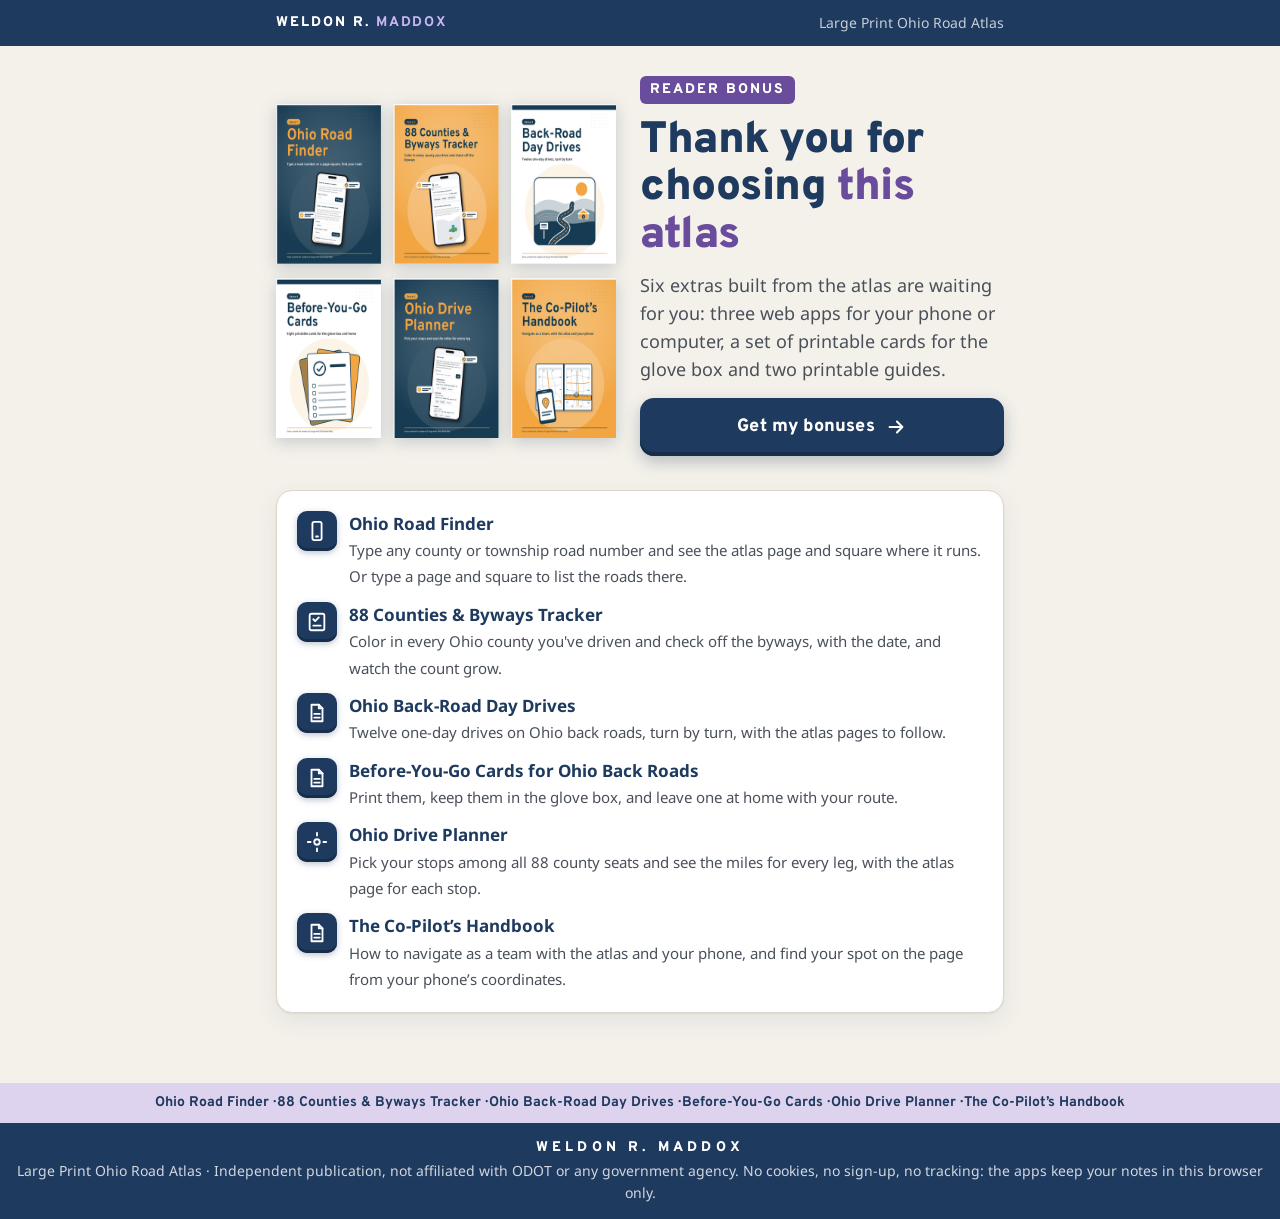
<file: index.html>
<!doctype html><html lang="en"><head><meta charset="utf-8"><meta name="viewport" content="width=device-width,initial-scale=1">
<title>Large Print Ohio Road Atlas · Bonus materials</title><meta name="description" content="Bonus materials for the book Large Print Ohio Road Atlas by Weldon R. Maddox.">
<meta property="og:title" content="Large Print Ohio Road Atlas: bonus materials"><meta property="og:url" content="https://weldonmaddox.github.io/ohio/"><meta property="og:image" content="https://weldonmaddox.github.io/ohio/img/bonus-extras.png">
<link rel="icon" href="data:image/svg+xml,%3Csvg xmlns='http://www.w3.org/2000/svg' viewBox='0 0 32 32'%3E%3Cpath d='M16 2l12 7v14l-12 7-12-7V9z' fill='%236A4C9C'/%3E%3C/svg%3E">
<link rel="stylesheet" href="style.css"></head><body>
<div class="topbar"><div class="in"><span class="brand">Weldon R. <b>Maddox</b></span><span class="book">Large Print Ohio Road Atlas</span></div></div>
<main>
<section class="hero">
<img class="cover stack" src="img/bonus-extras.png" width="400" height="334" alt="The six bonus extras for readers of the atlas">
<div>
<span class="kick">Reader bonus</span>
<h1>Thank you for choosing <em>this atlas</em></h1>
<p class="lead">Six extras built from the atlas are waiting for you: three web apps for your phone or computer, a set of printable cards for the glove box and two printable guides.</p>
<a class="btn" href="review.html">Get my bonuses <svg viewBox="0 0 24 24"><path d="M5 12h14M13 6l6 6-6 6"/></svg></a>
</div>
</section>
<div class="panel">
<ul class="list">
<li><span class="ico"><svg viewBox="0 0 24 24"><rect x="7" y="2" width="10" height="20" rx="2"/><path d="M11 18h2"/></svg></span><div><b>Ohio Road Finder</b><span>Type any county or township road number and see the atlas page and square where it runs. Or type a page and square to list the roads there.</span></div></li>
<li><span class="ico"><svg viewBox="0 0 24 24"><rect x="4" y="3" width="16" height="18" rx="2"/><path d="M8 9l2 2 4-4M8 16h8"/></svg></span><div><b>88 Counties &amp; Byways Tracker</b><span>Color in every Ohio county you&#x27;ve driven and check off the byways, with the date, and watch the count grow.</span></div></li>
<li><span class="ico"><svg viewBox="0 0 24 24"><path d="M14 3H6v18h12V7z"/><path d="M14 3v4h4M9 13h6M9 17h6"/></svg></span><div><b>Ohio Back-Road Day Drives</b><span>Twelve one-day drives on Ohio back roads, turn by turn, with the atlas pages to follow.</span></div></li>
<li><span class="ico"><svg viewBox="0 0 24 24"><path d="M14 3H6v18h12V7z"/><path d="M14 3v4h4M9 13h6M9 17h6"/></svg></span><div><b>Before-You-Go Cards for Ohio Back Roads</b><span>Print them, keep them in the glove box, and leave one at home with your route.</span></div></li>
<li><span class="ico"><svg viewBox="0 0 24 24"><circle cx="12" cy="12" r="3"/><path d="M12 2v3M12 19v3M2 12h3M19 12h3"/></svg></span><div><b>Ohio Drive Planner</b><span>Pick your stops among all 88 county seats and see the miles for every leg, with the atlas page for each stop.</span></div></li>
<li><span class="ico"><svg viewBox="0 0 24 24"><path d="M14 3H6v18h12V7z"/><path d="M14 3v4h4M9 13h6M9 17h6"/></svg></span><div><b>The Co-Pilot’s Handbook</b><span>How to navigate as a team with the atlas and your phone, and find your spot on the page from your phone’s coordinates.</span></div></li>
</ul>
</div>
</main>
<div class="strip">Ohio Road Finder · 88 Counties &amp; Byways Tracker · Ohio Back-Road Day Drives · Before-You-Go Cards · Ohio Drive Planner · The Co-Pilot’s Handbook</div>
<footer><span class="who">WELDON R. MADDOX</span>Large Print Ohio Road Atlas · Independent publication, not affiliated with ODOT or any government agency. No cookies, no sign-up, no tracking: the apps keep your notes in this browser only.</footer>
</body></html>
</file>
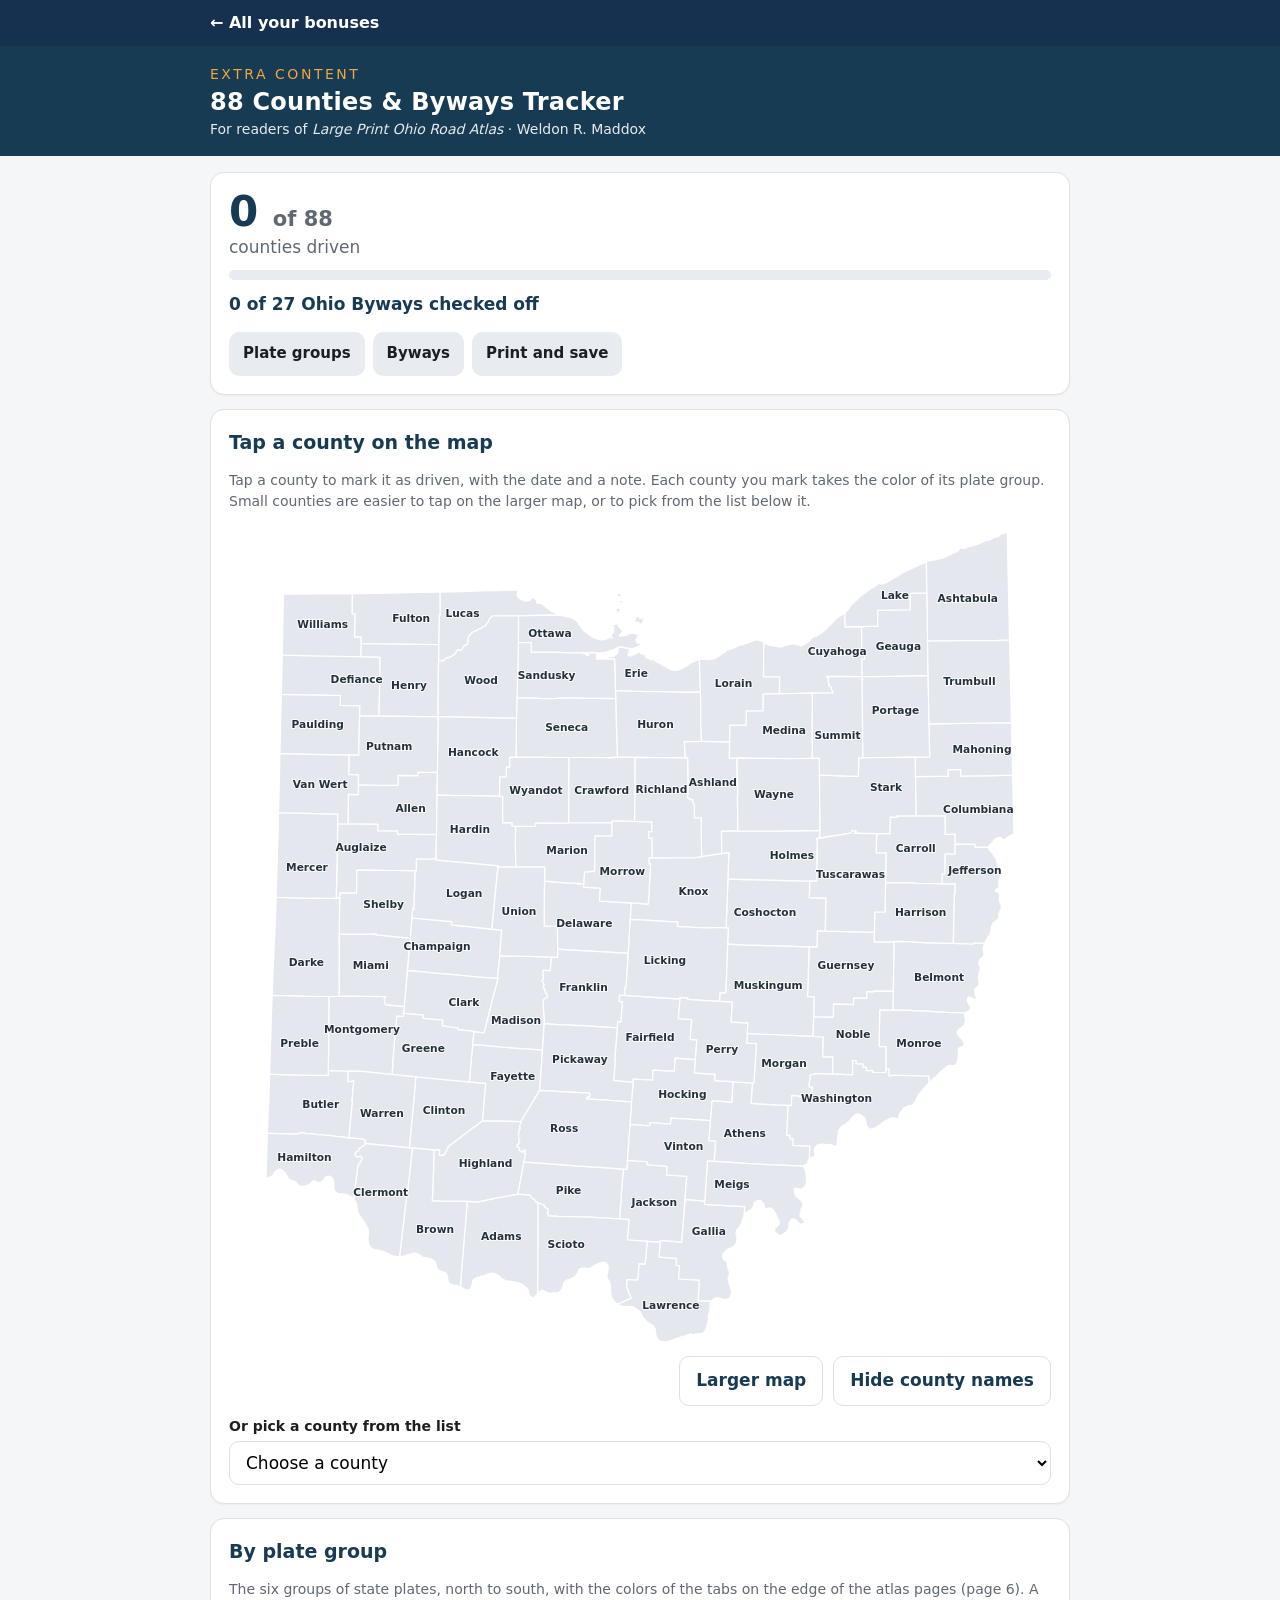
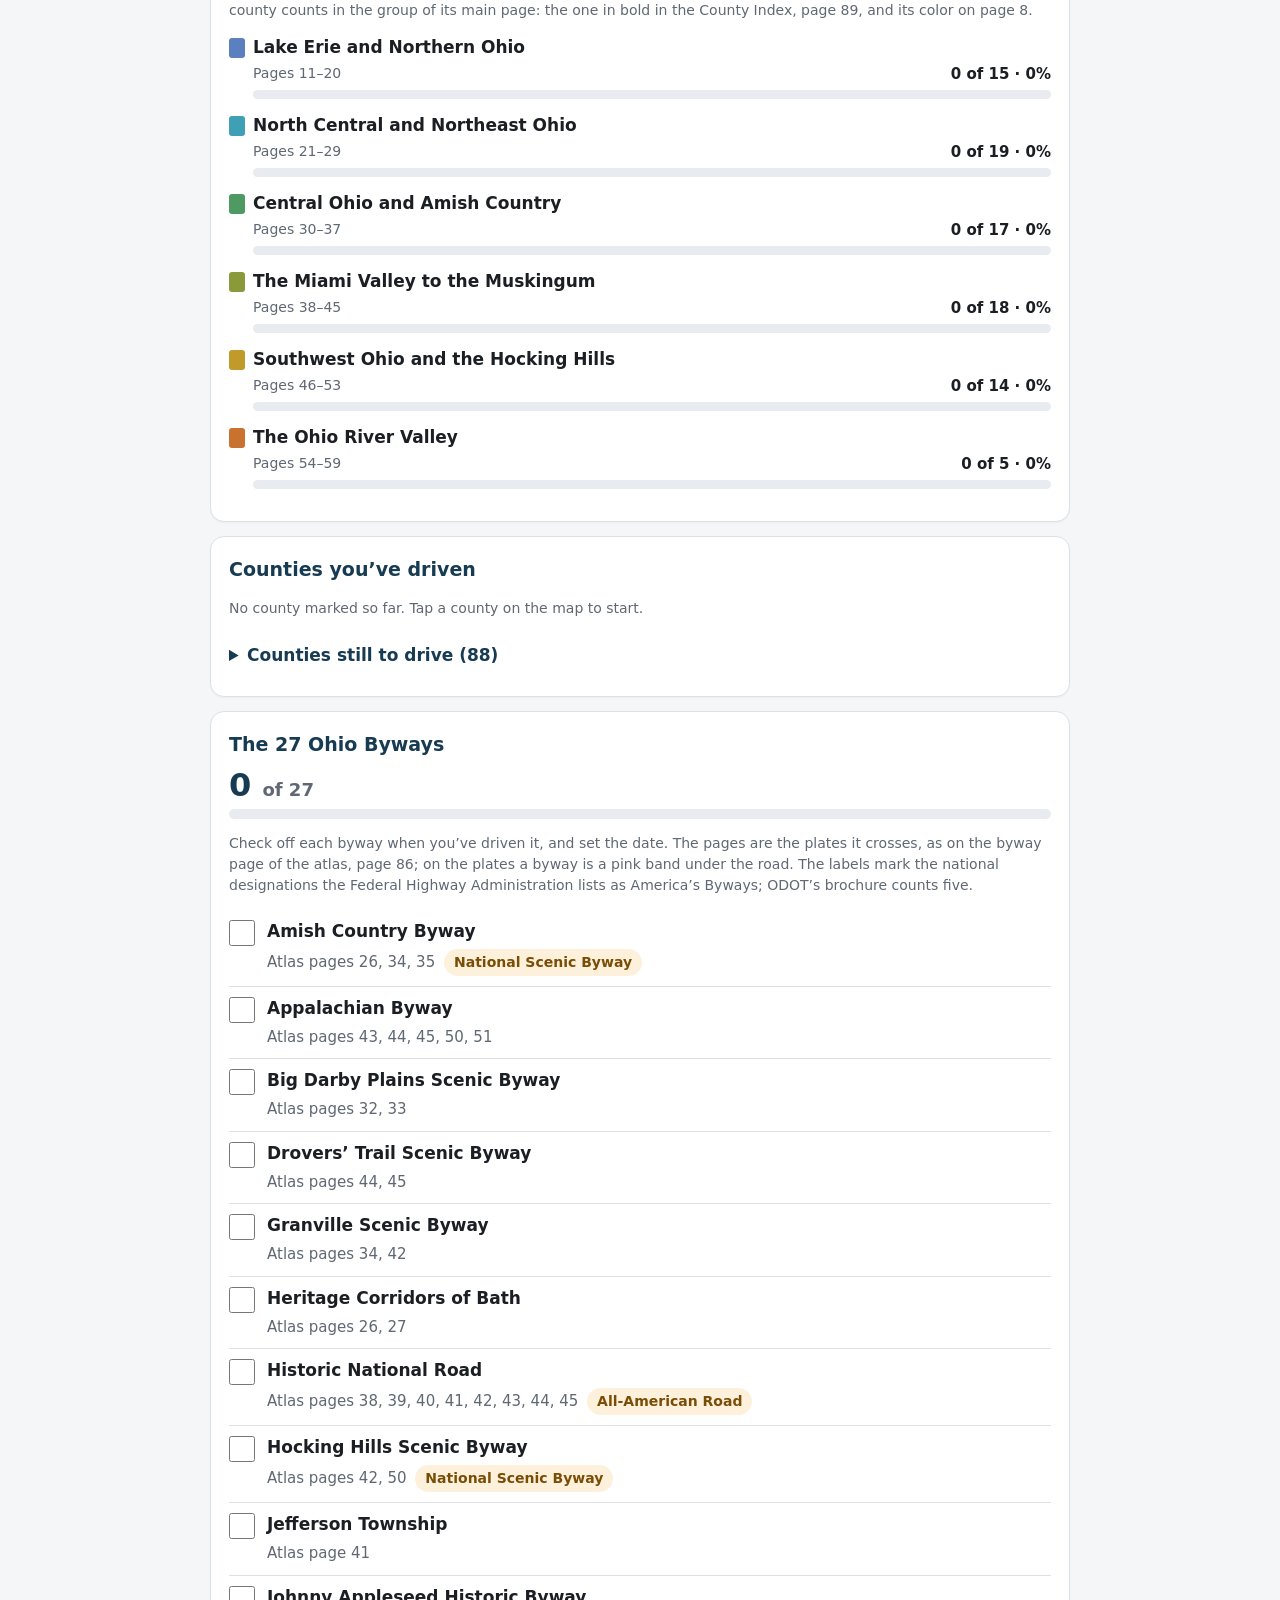
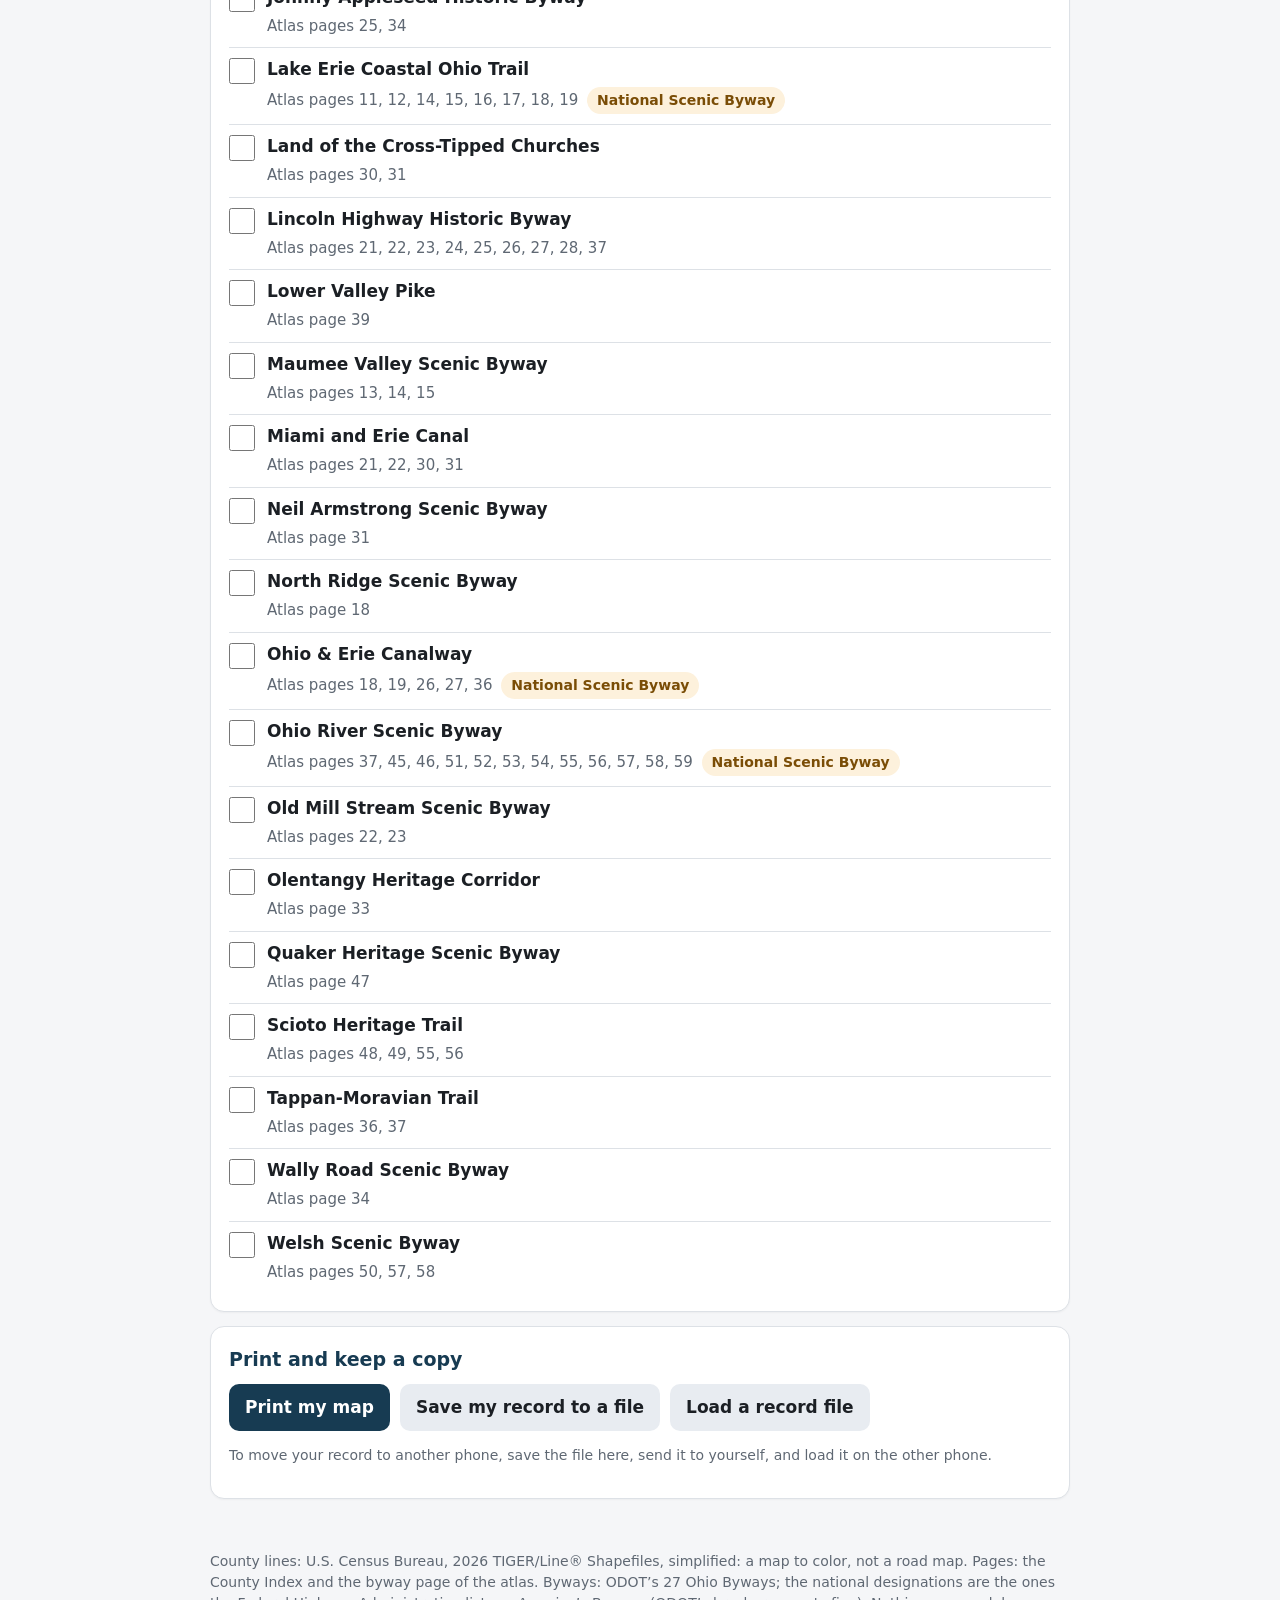
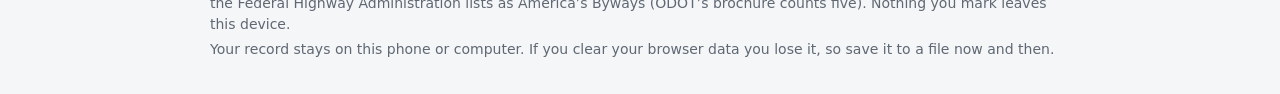
<file: 88-counties-byways-tracker.html>
<!doctype html>
<html lang="en"><head><meta charset="utf-8"><meta name="viewport" content="width=device-width, initial-scale=1">
<title>88 Counties &amp; Byways Tracker · Large Print Ohio Road Atlas</title>
<style>
:root { --acc: #1f3a5f; --sec: #e9b949; --ok: #1e7d4f; --ko: #b3261e; --bg: #f5f6f8; --card: #ffffff;
  --ink: #1b1f24; --muted: #5f6873; --line: #dde1e6; --r: 14px; }
* { box-sizing: border-box; }
html, body { margin: 0; padding: 0; }
body { background: var(--bg); color: var(--ink); font: 16px/1.5 system-ui, -apple-system, "Segoe UI", Roboto, Arial, sans-serif;
  -webkit-text-size-adjust: 100%; }
header.app { background: var(--acc); color: #fff; padding: 18px 16px 16px; }
header.app .in, main .in, footer.app .in { max-width: 860px; margin: 0 auto; }
header.app .et { font-size: 12px; letter-spacing: .18em; text-transform: uppercase; color: var(--sec); }
header.app h1 { margin: 4px 0 2px; font-size: 24px; line-height: 1.15; }
header.app .sub { opacity: .9; font-size: 14px; }
main { padding: 16px; }
.card { background: var(--card); border: 1px solid var(--line); border-radius: var(--r); padding: 18px; margin: 0 0 14px;
  box-shadow: 0 1px 2px rgba(0,0,0,.04); }
h2 { font-size: 19px; margin: 0 0 10px; color: var(--acc); }
h3 { font-size: 16px; margin: 14px 0 6px; }
.muted { color: var(--muted); font-size: 14px; }
.row { display: flex; gap: 10px; flex-wrap: wrap; align-items: center; }
.grow { flex: 1 1 auto; }
button, .btn { font: inherit; border: 0; border-radius: 10px; padding: 11px 16px; cursor: pointer; background: var(--acc);
  color: #fff; font-weight: 600; min-height: 44px; }
button.sec, .btn.sec { background: #e8ecf1; color: var(--ink); }
button.ghost { background: transparent; color: var(--acc); border: 1px solid var(--line); }
button:disabled { opacity: .45; cursor: not-allowed; }
button:focus-visible, input:focus-visible, select:focus-visible { outline: 3px solid var(--sec); outline-offset: 2px; }
input[type=text], input[type=number], input[type=date], select, textarea { font: inherit; padding: 10px 12px;
  border: 1px solid var(--line); border-radius: 10px; background: #fff; min-height: 44px; width: 100%; }
label.lab { display: block; font-weight: 600; margin: 10px 0 4px; font-size: 14px; }
.pill { display: inline-block; padding: 3px 10px; border-radius: 999px; background: #eef2f7; color: var(--acc);
  font-size: 12px; font-weight: 600; }
.bar { height: 10px; background: #e8ecf1; border-radius: 999px; overflow: hidden; }
.bar > span { display: block; height: 100%; background: var(--ok); width: 0; transition: width .3s; }
.ok { color: var(--ok); } .ko { color: var(--ko); }
table.t { width: 100%; border-collapse: collapse; font-size: 14px; }
table.t th { text-align: left; background: #eef2f7; padding: 8px; }
table.t td { padding: 8px; border-bottom: 1px solid var(--line); vertical-align: top; }
footer.app { padding: 18px 16px 30px; color: var(--muted); font-size: 12px; }
footer.app p { margin: 4px 0; }
.nascosto { display: none !important; }
.modale { position: fixed; inset: 0; background: rgba(10,15,25,.55); display: flex; align-items: center;
  justify-content: center; padding: 16px; z-index: 50; }
.modale .card { max-width: 440px; width: 100%; }
#porta { min-height: 60vh; display: flex; align-items: center; justify-content: center; }
#porta .card { max-width: 420px; width: 100%; }
@media (max-width: 520px) { header.app h1 { font-size: 21px; } main { padding: 12px; } .card { padding: 14px; } }
@media print { header.app, footer.app, button { display: none !important; } body { background: #fff; } .card { border: 0; box-shadow: none; } }

header.app h1 { font-family: "Overpass", system-ui, sans-serif; letter-spacing: .01em; }
body { font-size: 17px; }
.numero { font-size: 42px; font-weight: 800; line-height: 1; color: var(--acc); }
.numero .di { font-size: 21px; font-weight: 600; color: var(--muted); }
.numero.piccolo { font-size: 32px; margin: 2px 0 8px; }
.numero.piccolo .di { font-size: 18px; }
.conto-testo { font-size: 17px; color: var(--muted); margin: 2px 0 10px; }
.conto-byways { margin: 12px 0 0; font-weight: 600; color: var(--acc); }
.salti { display: flex; flex-wrap: wrap; gap: 8px; margin-top: 14px; }
.salti a.btn { text-decoration: none; display: inline-flex; align-items: center; padding: 9px 14px; font-size: 15px; }
#mappa_box { width: 100%; max-width: 760px; margin: 6px auto 4px; }
#mappa_box.grande { max-width: none; height: 72vh; overflow: auto; border: 1px solid var(--line); border-radius: 10px;
  -webkit-overflow-scrolling: touch; overscroll-behavior: contain; }
#mappa_box.grande #mappa { width: 240%; max-width: 1500px; }
#mappa { width: 100%; height: auto; display: block; touch-action: manipulation; }
#mappa path.contea:focus { outline: none; stroke: #111; stroke-width: 3.2; }
#mappa_esito { margin: 8px 0 0; font-weight: 600; color: var(--ok); }
#mappa path.contea { fill: #e4e8ee; stroke: #ffffff; stroke-width: 1.6; stroke-linejoin: round; cursor: pointer; }
#mappa path.contea:hover { fill: #cfd6df; }
#mappa path.contea.fatta:hover { filter: brightness(1.08); }
#mappa path.contea.scelta { stroke: #111; stroke-width: 3.2; }
#mappa text.nome { display: none; font: 600 14px system-ui, -apple-system, "Segoe UI", Roboto, Arial, sans-serif; fill: #24303c;
  text-anchor: middle; dominant-baseline: central; pointer-events: none; paint-order: stroke; stroke: rgba(255,255,255,.85);
  stroke-width: 2.6px; stroke-linejoin: round; }
#mappa.con-nomi text.nome { display: inline; }
.mappa-sotto { justify-content: flex-end; margin-top: 8px; }
.conto-salva { margin: 10px 0 0; font-size: 15px; color: var(--muted); }
.conto-salva a { color: var(--acc); font-weight: 700; }
.data-mancante { color: var(--muted); font-style: italic; }
#elenco td:nth-child(2) { white-space: nowrap; }
.mancano { margin-top: 14px; }
.mancano summary { cursor: pointer; font-weight: 600; color: var(--acc); padding: 10px 0; }
.mancano #mancano_lista { list-style: none; padding: 0; margin: 6px 0 0; }
.mancano .mancano-gruppo { margin: 10px 0 4px; }
.mancano .mancano-gruppo .tab { width: 12px; height: 15px; border-radius: 2px; display: inline-block; margin-right: 8px; vertical-align: -2px; }
.mancano .mancano-gruppo ul { columns: 2; column-gap: 24px; padding-left: 20px; margin: 4px 0 0; font-size: 15px; }
.mancano .mancano-gruppo ul li { break-inside: avoid; margin: 0 0 4px; }
.mancano a { color: var(--acc); font-weight: 600; }
.by-leggi { margin-left: 10px; font-size: 15px; color: var(--ok); font-weight: 600; }
.stampa-legenda { display: none; }
.scheda-pagine { font-size: 18px; font-weight: 600; margin: 6px 0 2px; }
.pill.si { background: #e3f2ea; color: var(--ok); }
.gruppo { margin: 12px 0 14px; }
.gruppo .gr-testa { display: flex; gap: 8px; align-items: center; }
.gruppo .gr-sotto { display: flex; justify-content: space-between; gap: 8px; margin: 2px 0 0 24px; font-size: 15px; }
.gruppo .tab { width: 16px; height: 20px; border-radius: 3px; display: inline-block; flex: 0 0 auto; }
.gruppo .gr-n { font-size: 15px; font-weight: 700; white-space: nowrap; }
.gruppo .bar { margin: 5px 0 0 24px; height: 9px; }
.byway { border-top: 1px solid var(--line); padding: 10px 0 10px; }
.byway:first-child { border-top: 0; }
.byway .by-testa { display: flex; gap: 12px; align-items: flex-start; cursor: pointer; font-weight: 600; font-size: 17px; line-height: 1.35; }
.byway .by-testa input { width: 26px; height: 26px; margin: 0; flex: 0 0 auto; accent-color: var(--ok); cursor: pointer; }
.byway .by-sotto { margin: 3px 0 0 38px; font-size: 15px; color: var(--muted); }
.byway .pill.naz { background: #fdf1dc; color: #7a4d06; margin-left: 4px; }
.byway .by-data { margin: 4px 0 0 38px; }
.byway .by-data .riga-data { display: flex; align-items: center; flex-wrap: wrap; gap: 4px; }
.byway .by-data input { max-width: 220px; }
.byway .by-data .lab { margin-top: 6px; }
.byway.fatta .by-nome { color: var(--ok); }
#byways_barra { background: var(--ok); }
label.btn { display: inline-flex; align-items: center; }
.solo-stampa { display: none; }
.file-nascosto { position: absolute; width: 1px; height: 1px; opacity: 0; pointer-events: none; }
#elenco td a { color: var(--acc); font-weight: 600; }
.nota-mob { display: none; font-size: 13px; color: var(--muted); }
@media (max-width: 520px) {
  #elenco th:nth-child(3), #elenco td:nth-child(3) { display: none; }
  .nota-mob { display: block; }
  .numero { font-size: 36px; }
  .salti a.btn { font-size: 14px; padding: 8px 11px; }
  .mancano .mancano-gruppo ul { columns: 2; column-gap: 14px; font-size: 14px; }
}
@media print {
  @page { size: letter; margin: 0.5in; }
  body { font-size: 12pt; }
  main { padding: 0; }
  .solo-stampa { display: block !important; }
  #stampa_testa h1 { font-size: 24pt; margin: 0 0 4px; color: #173B52; }
  #stampa_data { font-size: 13pt; margin: 0 0 8px; }
  #scheda, #strumenti, #conto, #mappa_titolo, #mappa_aiuto, #scegli, #scegli_lab, .mappa-sotto, #gruppi_aiuto, #byways_aiuto,
  label.btn, .salti, .by-data .lab, .by-data input, .mancano, #mappa_esito { display: none !important; }
  .stampa-legenda { display: flex !important; flex-wrap: wrap; gap: 6px 18px; margin: 8px 0 0; font-size: 10.5pt; }
  .stampa-legenda span.tab { display: inline-block; width: 12px; height: 14px; border-radius: 2px; margin-right: 6px; vertical-align: -2px; }
  .card { padding: 0; margin: 0 0 10px; }
  #mappa_box, #mappa_box.grande { max-width: 7.2in; height: auto; overflow: visible; border: 0; }
  #mappa_box.grande #mappa { width: 100%; }
  .by-leggi { margin-left: 0; }
  #mappa path.contea { stroke: #fff; stroke-width: 1.2; }
  #mappa path.contea:not(.fatta) { fill: #e9ecf0 !important; }
  #mappa path.contea.scelta { stroke: #fff; stroke-width: 1.2; }
  #mappa text.nome { display: inline !important; font-size: 15.5px; }
  * { -webkit-print-color-adjust: exact; print-color-adjust: exact; }
  .card { break-inside: avoid; }
  #gruppi_card { break-before: page; }
  #elenco_card, #byways_card { break-inside: auto; }
  #byways_card { break-before: page; }
  .byway { break-inside: avoid; padding: 5px 0; }
}

</style><style id="sito">.sito-torna{background:#16304f;padding:0 16px}.sito-torna a{display:flex;align-items:center;max-width:860px;margin:0 auto;min-height:46px;color:#fff;font:600 16px/1.2 system-ui,-apple-system,'Segoe UI',Roboto,Arial,sans-serif;text-decoration:none}.sito-torna a:hover,.sito-torna a:focus-visible{text-decoration:underline}@media print{.sito-torna{display:none}}header.app .et,.pill,footer.app,.pag-titolo,.fonte,.nota-mob,.foglio-testa{font-size:14px}</style></head>
<body><nav class="sito-torna"><a href="bonus.html">← All your bonuses</a></nav>
<header class="app"><div class="in"><div class="et"></div><h1></h1><div class="sub"></div></div></header>
<main><div class="in">
<!-- Fatti: 88 contee = TIGER/Line 2026 e County Index del libro (P02: «88 county engineer»); 27 Ohio Byways = P21 (ODOT);
     le designazioni nazionali (5 National Scenic Byways + 1 All-American Road) = P22 (FHWA), il «cinque» dell'opuscolo ODOT
     dichiarato nel piè di pagina come fa la pagina delle fonti del libro. Le pagine: dal piano e dalle pagine del libro (bonus_tracker_dati.py). -->
<section class="solo-stampa" id="stampa_testa"><h1>My Ohio Counties and Byways</h1><p id="stampa_data"></p></section>

<section class="card" id="conto">
  <div class="numero"><span id="conta">0</span> <span class="di">of 88</span></div>
  <div class="conto-testo" id="conta_testo">counties driven</div>
  <div class="bar"><span id="barra"></span></div>
  <p class="conto-byways" id="conto_byways"></p>
  <p class="conto-salva nascosto" id="conto_salva">Some marks are not in a saved file. <a href="#strumenti" id="conto_salva_link">Save a copy</a></p>
  <nav class="salti" aria-label="Sections">
    <a href="#gruppi_card" class="btn sec">Plate groups</a>
    <a href="#byways_card" class="btn sec">Byways</a>
    <a href="#strumenti" class="btn sec">Print and save</a>
  </nav>
</section>

<section class="card" id="mappa_card">
  <h2 id="mappa_titolo">Tap a county on the map</h2>
  <p class="muted" id="mappa_aiuto">Tap a county to mark it as driven, with the date and a note. Each county you mark takes the color of its plate group. Small counties are easier to tap on the larger map, or to pick from the list below it.</p>
  <div id="mappa_box"><svg id="mappa" role="group" aria-label="Map of the 88 Ohio counties"></svg></div>
  <div class="stampa-legenda" id="stampa_legenda"></div>
  <p id="mappa_esito" class="nascosto" aria-live="polite"></p>
  <div class="row mappa-sotto">
    <button id="grande" class="ghost" type="button" aria-pressed="false">Larger map</button>
    <button id="nomi" class="ghost" type="button" aria-pressed="false">Show county names</button>
  </div>
  <label class="lab" for="scegli" id="scegli_lab">Or pick a county from the list</label>
  <select id="scegli"></select>
</section>

<section class="card nascosto" id="scheda" aria-live="polite">
  <div class="row"><h2 class="grow" id="scheda_nome"></h2><span class="pill" id="scheda_stato"></span></div>
  <p class="scheda-pagine" id="scheda_pagine"></p>
  <p class="muted" id="scheda_gruppo"></p>
  <label class="lab" for="data" id="data_lab">Date you drove it</label>
  <input id="data" type="date">
  <label class="lab" for="nota" id="nota_lab">Note (optional)</label>
  <textarea id="nota" rows="3" maxlength="300"></textarea>
  <div class="row" style="margin-top:12px">
    <button id="segna" type="button">Mark as driven</button>
    <button id="togli" class="sec nascosto" type="button">Unmark</button>
    <button id="torna" class="ghost" type="button">Back to the map</button>
    <button id="chiudi" class="ghost" type="button">Close</button>
  </div>
</section>

<section class="card" id="gruppi_card">
  <h2 id="gruppi_titolo">By plate group</h2>
  <p class="muted" id="gruppi_aiuto" data-pagine>The six groups of state plates, north to south, with the colors of the tabs on the edge of the atlas pages (page {p_tavole}). A county counts in the group of its main page: the one in bold in the County Index, page {p_indice}, and its color on page {p_contee}.</p>
  <div id="gruppi"></div>
</section>

<section class="card" id="elenco_card">
  <h2 id="elenco_titolo">Counties you’ve driven</h2>
  <p class="muted" id="elenco_vuoto">No county marked so far. Tap a county on the map to start.</p>
  <table class="t nascosto" id="elenco"><thead><tr><th id="th_contea">County</th><th id="th_data">Date</th><th id="th_nota">Note</th><th id="th_pagine">Pages</th></tr></thead><tbody></tbody></table>
  <details class="mancano" id="mancano"><summary id="mancano_titolo">Counties still to drive</summary><ul id="mancano_lista"></ul></details>
</section>

<section class="card" id="byways_card">
  <h2 id="byways_titolo">The 27 Ohio Byways</h2>
  <div class="numero piccolo"><span id="byways_conta">0</span> <span class="di" id="byways_conto">of 27</span></div>
  <div class="bar"><span id="byways_barra"></span></div>
  <p class="muted" id="byways_aiuto" data-pagine>Check off each byway when you’ve driven it, and set the date. The pages are the plates it crosses, as on the byway page of the atlas, page {p_byways}; on the plates a byway is a pink band under the road. The labels mark the national designations the Federal Highway Administration lists as America’s Byways; ODOT’s brochure counts five.</p>
  <div id="byways"></div>
</section>

<section class="card" id="strumenti">
  <h2 id="strumenti_titolo">Print and keep a copy</h2>
  <div class="row">
    <button id="stampa" type="button">Print my map</button>
    <button id="salva" class="sec" type="button">Save my record to a file</button>
    <label class="btn sec" for="carica" id="carica_lab">Load a record file</label>
    <input id="carica" type="file" accept=".json,application/json" class="file-nascosto">
  </div>
  <p class="muted" id="strumenti_aiuto">To move your record to another phone, save the file here, send it to yourself, and load it on the other phone.</p>
  <p id="carica_esito" class="nascosto"></p>
</section>

</div></main>
<footer class="app"><div class="in"></div></footer>
<script>
const CONFIG = {"titolo": "88 Counties & Byways Tracker", "testi": {"etichetta": "Extra content", "per_lettori": "For readers of", "memoria": "Your record stays on this phone or computer. If you clear your browser data you lose it, so save it to a file now and then."}, "avvertenza": "County lines: U.S. Census Bureau, 2026 TIGER/Line® Shapefiles, simplified: a map to color, not a road map. Pages: the County Index and the byway page of the atlas. Byways: ODOT’s 27 Ohio Byways; the national designations are the ones the Federal Highway Administration lists as America’s Byways (ODOT’s brochure counts five). Nothing you mark leaves this device.", "id": "large-print-ohio-road-at-b2", "lingua": "en", "libro": "Large Print Ohio Road Atlas", "autore": "Weldon R. Maddox", "colori": {"accento": "#173B52", "secondo": "#F2A541"}, "codice_impronta": null};
const DATI = {"fonte": "County lines: U.S. Census Bureau, 2026 TIGER/Line® Shapefiles, simplified. Pages: the County Index and the byway page of the atlas.", "vista": [1000.0, 1081.5], "pagine_libro": {"stato": [11, 59], "mappa_tavole": 6, "contee": 8, "byways": 86, "indice_contee": 89}, "gruppi": [{"nome": "Lake Erie and Northern Ohio", "sotto": "Toledo, Sandusky, Cleveland and Ashtabula", "colore": "#5b7fbf", "pagine": "11–20"}, {"nome": "North Central and Northeast Ohio", "sotto": "Findlay, Mansfield, Akron, Canton and Youngstown", "colore": "#3f9fb5", "pagine": "21–29"}, {"nome": "Central Ohio and Amish Country", "sotto": "Sidney, Marion, Delaware, Millersburg and Steubenville", "colore": "#4f9a62", "pagine": "30–37"}, {"nome": "The Miami Valley to the Muskingum", "sotto": "Dayton, Springfield, Columbus, Newark and Zanesville", "colore": "#8a9a3a", "pagine": "38–45"}, {"nome": "Southwest Ohio and the Hocking Hills", "sotto": "Cincinnati, Chillicothe, Athens and Marietta", "colore": "#c09a2a", "pagine": "46–53"}, {"nome": "The Ohio River Valley", "sotto": "Georgetown, Portsmouth, Ironton and Gallipolis", "colore": "#c9712e", "pagine": "54–59"}], "contee": [{"nome": "Adams", "d": "M339.3,879.1 355.8,880.2 356.7,883.1 361.8,886.9 362.4,888.6 364.8,889.7 365.8,891.1 365.9,903.5 366,931.6 365.8,957.6 365.4,1005.2 365.5,1008.9 364.9,1010.2 360.6,1014.9 359.2,1015.4 356.6,1014.4 354.4,1012.4 353.3,1009.8 352.8,1005.3 351.6,1003.1 348.6,1000.6 343.5,997.2 338.4,995.4 330.6,993.9 324.3,993.3 318.3,991 314.8,987.1 310.4,984.3 306.9,983.3 303.9,983.5 298.9,984.8 295.8,986.1 290,987.4 288,988.7 286.4,988.4 282,990.4 280.3,992.6 279.3,997.6 277.9,1002.5 275.5,1005 272.2,1005.5 268.6,1004.1 263.8,1001.5 264.4,989.9 266.1,968.8 269.1,933.6 272.2,895 272.7,888.7 287,889.3 291.4,888.3 310.2,884.4Z", "g": 5, "pp": 55, "p": [48, 55], "lx": 317.5, "ly": 935.0}, {"nome": "Allen", "d": "M233.4,324.3 233,354.2 232.6,381.1 232.2,406.2 197.8,405.8 180.7,405.8 180.8,401.4 167.8,401.4 154.8,401.2 155,392.6 128.7,392.2 128.7,392.3 115.7,392.1 116.3,353.2 129.3,353.4 129.4,340.7 140.8,340.7 155.5,341.1 176.8,341.3 181.5,341.1 181.7,328.1 207.5,328.5 207.5,324.1Z", "g": 1, "pp": 22, "p": [21, 22, 31], "lx": 198.2, "ly": 371.3}, {"nome": "Ashland", "d": "M607.5,431.2 581.1,435.1 580.7,414.3 580.5,384.2 571.6,384.1 571.6,371.8 571.5,366.2 569.1,363.6 569.3,360 565,360 564.9,358.1 562.9,358.1 562,355.5 563,353.7 563.1,332.2 563,332.2 562.6,305.2 559.3,305.2 558.3,283.7 580.9,283.5 583.1,283.5 600.4,283.8 618,284.1 617.6,305.3 627.5,305.4 627.9,321.5 628,332.3 628.6,336.7 628.6,347.3 628.2,361 628.5,377.5 628.6,401.4 620,401.6 607.2,401.7Z", "g": 1, "pp": 25, "p": [25, 26, 34], "lx": 595.9, "ly": 338.0}, {"nome": "Ashtabula", "d": "M986.3,150 967.3,150.7 924.3,150.9 878.3,151.4 877.6,101 877.3,88.1 877.1,79.2 876.8,46.9 882.8,45.4 886,45 887.7,44.2 891.4,44 893.1,43.3 898.5,42.3 906.2,38.3 909.9,37 911.7,35.6 916.1,34.2 919.7,31.5 921,29.1 925.2,28.8 925.2,29.9 928.2,29.3 931.5,27.4 939.2,26 943.2,24.1 944.8,23.8 951.3,21 955.2,19 958.8,18.6 962.9,16.9 966.1,15 969.4,14.3 972.4,13 974.4,10.8 979.7,9.4 983.2,8 983.6,25.3 984.6,74.8Z", "g": 0, "pp": 20, "p": [12, 20], "lx": 931.3, "ly": 95.1}, {"nome": "Athens", "d": "M694.8,762.4 693.2,801.7 697.5,801.9 697.3,806.2 701.7,806.4 701.3,815.1 723.6,815.9 722.9,831.7 721.3,834.8 720.9,837.6 719.6,839.4 717.3,840.4 715.9,842.3 706.4,842 659.6,839.8 641.4,838.9 623.9,837.8 597.6,836 599.4,809.6 590.6,809 592.6,782.5 594.7,756.2 620.6,758.1 622.4,731.3 648.1,732.9 646.3,759.8 672.9,761.3Z", "g": 4, "pp": 51, "p": [43, 50, 51], "lx": 637.9, "ly": 798.7}, {"nome": "Auglaize", "d": "M231.7,437.6 225.3,438.5 205.9,438.3 205.7,453.7 203.8,453.7 180,453.3 170.6,453.3 154.4,453.1 127.5,452.9 127,483.1 118.3,483.2 105.3,482.9 105.1,490 100.3,488.7 101.1,456.9 101.7,422.4 102.2,391.8 115.7,392.1 128.7,392.3 128.7,392.2 155,392.6 154.8,401.2 167.8,401.4 180.8,401.4 180.7,405.8 197.8,405.8 232.2,406.2 231.9,419Z", "g": 2, "pp": 31, "p": [21, 22, 30, 31], "lx": 133.0, "ly": 422.6}, {"nome": "Belmont", "d": "M834.2,547.3 834.2,546.6 853.7,546.8 860.1,546.7 860.1,547.6 881,548.4 912.3,549.2 938.9,550 938.9,548.6 953.3,549.1 951.8,554.6 951.7,558.6 952.6,562.9 952.2,565.7 951.3,567 947.2,570.3 945.5,573.7 945.8,576.5 946.8,578.3 947.5,582.8 947.3,585.2 946.2,587.5 945.2,593.3 946.1,601.3 945.9,604.6 942.4,607.5 940.8,609.8 940.5,612 941.3,617 942.3,619.3 942.6,621.7 941.7,623.1 939.2,622.7 936.9,621 933.5,620 931.4,620.5 930.4,624.2 931.4,626.9 934.3,631.5 935,634.1 934.4,636.6 932.9,638 928,640.8 909.1,640.3 883.2,639.1 883.2,638.6 858,637.8 856.2,637.4 832.8,637.1 833,622.8 833.2,612.3 833.7,585.3Z", "g": 3, "pp": 45, "p": [36, 37, 44, 45], "lx": 893.5, "ly": 594.2}, {"nome": "Brown", "d": "M200.6,818.3 229.2,820.8 228.3,851.9 227.4,877.6 226.7,887.8 239.5,888.3 254.9,888.4 265.3,888.3 272.7,888.7 272.2,895 269.1,933.6 266.1,968.8 264.4,989.9 263.8,1001.5 261.9,1000.9 260.2,999.4 254.7,998.8 250.4,997.6 248.7,996.5 247.5,993.3 246.7,988.5 245.6,984.3 243.8,982.7 236.4,980.1 233,977.3 232.3,975.4 231.4,970.6 230,967.8 228.6,966.4 225.4,964.6 222,963.5 212.6,961.5 209.6,958.5 204.7,956.8 201,956.8 198.4,957.9 194.4,958.8 191.6,959.9 185.5,961.5 183.6,961.3 187.7,927 191.1,897.3 196.5,854.9Z", "g": 5, "pp": 54, "p": [47, 48, 54, 55], "lx": 230.3, "ly": 926.3}, {"nome": "Butler", "d": "M89.9,716.2 91.1,716.5 116.1,717.1 116.1,717.2 116,730.8 116.9,731.3 123.2,729.5 123.4,729.9 121,756.7 121.8,757 119.2,781.9 117,805.4 108.3,803.7 99.7,803.2 91.2,801.7 86.7,802 82.2,800.6 77.8,801.3 73.5,800.3 68.9,799.7 60.6,799.4 53.3,798.2 51.1,799.1 50.6,800.2 35.8,799.9 21.9,799.5 15.1,799.1 9.7,799.1 10.7,774.9 11.8,748.1 11.9,747.7 12.7,721.3 23,721.6 24.6,721.9 32.8,721.9 55.2,722.4 85.5,722.9 89.9,722.8Z", "g": 4, "pp": 46, "p": [38, 46], "lx": 79.9, "ly": 761.7}, {"nome": "Carroll", "d": "M914.7,418.6 914.6,431.7 901.6,431.7 901.2,457.9 897.7,457.8 897.5,470.8 884.4,470.6 861.6,470.1 861.6,469.6 836.1,469.2 836.1,469.7 823.1,469.3 823.3,449.6 823.7,430.3 810.8,430 811.4,404.8 811.4,404.7 828.7,404.8 829.3,383.2 837.9,383.4 838,381.4 863.1,381.4 883.6,381.3 901.5,381 901.8,397.8 901.8,405.8 914.7,405.8Z", "g": 2, "pp": 36, "p": [27, 28, 36, 37], "lx": 862.8, "ly": 424.3}, {"nome": "Champaign", "d": "M305.1,530.4 318,531.7 316.5,551.7 315.5,565.5 314.9,572.8 312.4,595.3 301.9,594.7 285.8,593.4 250,590 222.6,587.6 220.5,587.3 202.9,585.6 193.9,585 195.7,563.8 197.6,542.4 199.9,515.8 230.7,518.7 252.3,520.6 251.9,525 260.9,525.8Z", "g": 2, "pp": 31, "p": [31, 32, 39, 40], "lx": 232.9, "ly": 553.9}, {"nome": "Clark", "d": "M281.6,665.5 281.5,664.9 260.2,662.7 260.5,660.5 239.9,657.6 240.5,650.2 231.4,649.4 214.5,648 214.9,643.6 194.5,641.7 188.9,641.1 189.7,632.5 193.9,585 202.9,585.6 220.5,587.3 222.6,587.6 250,590 285.8,593.4 301.9,594.7 312.4,595.3 313.1,595.6 309.9,608.5 305.1,625.9 303.2,634.5 298.5,652.3 296.6,660.1 294.7,666.9Z", "g": 3, "pp": 40, "p": [39, 40], "lx": 268.3, "ly": 626.7}, {"nome": "Clermont", "d": "M196.5,817.9 200.6,818.3 196.5,854.9 191.1,897.3 187.7,927 183.6,961.3 179.4,961.4 174.6,960.2 165,955.7 159.7,953.8 151.7,952.2 148.2,951.3 146.6,950.3 143.9,947 142.7,944.1 142,937.9 142.6,930.4 142.4,926 141.6,923.5 140.2,921.4 137.1,915.5 130.4,906.5 128.4,901.5 127.5,893.2 126.2,890 123.1,885.9 124.8,871.8 127.8,850.1 128.4,843.8 129.6,843 128.7,840.8 131.3,838.4 131.7,836.5 133.8,834.1 134.2,832 132.4,829.2 128.8,830.4 126.6,830.4 125.2,826.9 125.1,825 127.4,822.8 129.1,822.6 130.6,818.6 132.7,817.9 138,814.1 138.5,812.2 175.7,815.9Z", "g": 4, "pp": 47, "p": [46, 47, 54], "lx": 158.9, "ly": 876.9}, {"nome": "Clinton", "d": "M293,782.6 287.4,786.7 271.8,798.3 261.5,806.2 247.9,816.4 247.5,818.6 246.1,820.3 245.3,822.9 243.7,823.9 244,825.7 242.8,826 242.3,827.7 239.9,828.2 236,828 236.4,821.3 229.2,820.8 200.6,818.3 196.5,817.9 199.3,789.1 201.6,764.5 205.1,724.8 217.6,726 232.2,727.5 237.1,727.9 252.6,729.5 275.4,731.5 297,733.5 295.8,747Z", "g": 4, "pp": 47, "p": [39, 40, 47, 48], "lx": 242.1, "ly": 769.4}, {"nome": "Columbiana", "d": "M958.7,422.8 940.7,422.9 940.7,418.9 920.6,418.8 914.7,418.6 914.7,405.8 901.8,405.8 901.8,397.8 901.5,381 883.6,381.3 863.1,381.4 862.5,329.8 891.9,329.4 905.4,329.3 905.3,320.6 922,320.4 922.1,329 964.4,328.5 990.3,327.8 992,405.4 989.5,406.2 982.7,410 980.4,412.5 977.5,412.6 975.1,410.2 973.2,409.8 967.8,411.4 966.1,412.7 963.7,416.4 959.6,420.3Z", "g": 1, "pp": 28, "p": [28, 29, 37], "lx": 945.2, "ly": 373.4}, {"nome": "Coshocton", "d": "M615.7,464.3 638,465.2 638,464.9 660.1,465.7 681.5,466.2 681.6,466.4 694.3,466.6 723.5,467.1 722.9,489.1 744.7,489.6 743.8,533.2 733.5,533 733.5,537.3 732.9,554.2 722.6,553.9 722.6,553.7 708.4,553.4 687,552.8 652.2,551.8 638.1,551.7 636.8,551.4 615.4,550.2 615.5,545.4 616.3,528.9 613.3,528.8Z", "g": 2, "pp": 35, "p": [34, 35, 36], "lx": 664.4, "ly": 509.0}, {"nome": "Crawford", "d": "M492.9,388.8 471.9,388.2 463.3,388.3 463.2,390.5 444.9,390.6 437.1,390.8 406.1,390.8 406.2,343.3 406.3,327.1 406.4,304.6 430.4,304.6 464.7,304.8 464.8,303.8 470.1,304 480.7,304.2 493.6,304.3 493.7,323.7 493.4,351.6 493.2,359.4Z", "g": 1, "pp": 24, "p": [24], "lx": 449.6, "ly": 347.7}, {"nome": "Cuyahoga", "d": "M791.5,132.4 791.7,148.3 791.8,169.4 795.5,169.3 795.6,175.5 791.9,175.6 792.1,198.2 790.4,198.1 746,197.8 746.7,200.1 748.2,200.3 747.5,204.7 749.3,208.3 748.9,210.4 751.7,212.2 752.2,215.7 754.2,218.8 753.6,219.6 726.7,220 704.1,220.4 683.5,221 683.6,198.5 662.5,198.5 662.6,179 662.6,160.8 662.9,152.8 665.1,154.7 669.7,156.8 674.4,157.3 683.2,159.1 687,158.9 691.5,157 698,155.4 701.7,154.8 705.7,156 713.1,157.7 714.1,156.4 716.5,155.6 720.3,153.4 720.3,152.9 724.2,149.9 725.2,148.4 730.5,144.4 731.5,145.5 737.6,141.2 736.5,141 737.9,139.5 738.9,140.6 746.7,133.9 748.3,131.4 749.2,131.5 752.9,127.7 756.7,123 761.5,119 763.8,118.3 769.5,114.3 769.9,132.6Z", "g": 0, "pp": 18, "p": [18, 19], "lx": 759.5, "ly": 165.3}, {"nome": "Darke", "d": "M104.2,619 90.7,619.1 58.9,618.9 16,617.7 16.8,594.5 18.1,564.3 19.5,535.8 20.5,511.6 21,497.5 21.2,488.5 48.4,489.4 67.5,489.9 67.6,489.5 91.4,489.8 105,490 104.8,498.6 104.5,526.4 104.5,536.7 104.4,539.2 103.5,541.5 104.4,541.5 104.4,577.9 104.2,591.9 104.4,603.9Z", "g": 2, "pp": 30, "p": [30, 38], "lx": 61.0, "ly": 574.7}, {"nome": "Defiance", "d": "M156.5,250.1 131,249.7 131.2,236.8 105.4,236.2 105.7,223.1 90.5,223 73.4,222.6 49.9,222.1 28.1,221.5 28.6,197.4 29.3,170 114.1,171.7 132.6,172 157.9,172.4 157.7,198.3 157.2,221.9Z", "g": 0, "pp": 13, "p": [13, 14, 22], "lx": 127.2, "ly": 202.2}, {"nome": "Delaware", "d": "M488.6,496 487.2,517.6 486.5,527.9 484.5,562.4 452.4,560.4 428.9,559.1 403.1,557.8 391.6,556.8 391.3,526.8 374,526.6 373.9,513.9 374.1,479.7 374.5,467.4 393.4,469 405,469.7 426.1,470.8 425.8,475.2 436.8,476 436.9,475.8 447.8,476.5 446.7,493.4 474,495.2Z", "g": 2, "pp": 33, "p": [32, 33], "lx": 426.8, "ly": 523.0}, {"nome": "Erie", "d": "M579.5,218.7 557,218.8 526.4,218.1 508.1,218 479.6,217.3 467.7,216.8 466.5,175.2 454.1,175.1 457.3,173.7 459.1,171.4 461.3,172.2 464.6,171.7 466.8,169.8 468.7,169.4 470.8,166.5 470.6,162.5 471.3,162.3 470.9,159.9 472.8,159 486.3,161 485,168.7 484.2,170.3 487.4,171.1 489.5,169.4 491,169.9 492.1,166.2 492.7,166.1 492.3,169.5 495.1,167.1 497.7,166.5 499.4,165.2 501.2,168.1 503.6,168.5 507.4,167.9 507.7,169.8 506.2,170.6 508,172.3 508.5,174 509.9,173.3 515.7,176.8 515.8,173.8 508.6,166.3 505.4,162.6 504.8,163.4 503,160.5 501.3,159.9 500.7,158.2 502.4,156.6 503.3,158.6 506.4,163.1 510.8,168.4 513.6,171.2 519.7,176.9 523.4,180 528.4,182 531.7,184.6 533,182.7 534.4,182.9 534.1,185.2 537.9,187.6 541.4,189.3 547.1,190 552.7,188.5 560.6,184.7 568.1,179.6 573,177.6 575.3,176.2 578.1,175.8ZM494.2,122.1 494.5,119.8 495.7,119 498,119.1 500.1,121.6 501.6,121.5 505.6,117.6 503.8,121.6 504.4,122.5 504,126.3 502.9,128.5 499.9,129.3 498.2,127.1 493.9,126.2 491.8,124.5Z", "g": 0, "pp": 17, "p": [16, 17], "lx": 495.0, "ly": 193.8}, {"nome": "Fairfield", "d": "M491,732 465.4,729.8 467.5,703.7 466.7,703.7 470,660.5 470.6,651.9 475,652.3 475.3,645.8 476.9,626.2 472.6,625.9 473.2,617.2 479.7,617.7 514.4,620 533.9,621.1 550.2,622.1 552.7,620.5 550.5,648.1 567.8,649.4 567.7,653.7 566.1,675.6 574.8,676.2 572.9,702.2 562.9,701.5 546.4,700.2 545.1,717.7 533,716.9 517.2,716 516.6,729.2 499.7,728.3 491.3,727.6Z", "g": 3, "pp": 42, "p": [41, 42], "lx": 513.2, "ly": 672.6}, {"nome": "Fayette", "d": "M293,782.6 295.8,747 297,733.5 275.4,731.5 277.7,705.5 279.9,682.2 305.4,684.4 324.1,686.2 332.6,686.7 343.7,687.6 351.6,688 371.7,689.5 368.8,731.5 368,742.6 343.3,783.6 309.8,783.1Z", "g": 3, "pp": 40, "p": [40, 48], "lx": 332.5, "ly": 724.0}, {"nome": "Franklin", "d": "M383.3,567.3 391.5,567.6 391.6,556.8 403.1,557.8 428.9,559.1 452.4,560.4 484.5,562.4 484.1,570.8 481.9,603.6 481.7,606.8 480.4,606.8 479.7,617.7 473.2,617.2 472.6,625.9 476.9,626.2 475.3,645.8 475,652.3 470.6,651.9 470,660.5 442.9,658.6 421.2,657.2 419.6,657.3 402.2,656.4 391.5,656.1 374,654.8 372.4,623.7 378.4,619.3 377,615.5 374.8,613.2 375.2,611.1 374,610 373.7,607.7 372.9,607.9 373,604.1 373.9,603 372.8,601.7 370.8,597.9 372.7,596.7 372.5,590.7 371.7,589.4 372.6,587.1 372.3,584.5 381.8,585Z", "g": 3, "pp": 41, "p": [33, 40, 41], "lx": 425.7, "ly": 607.6}, {"nome": "Fulton", "d": "M235.4,156 200.7,155.6 196.5,155.8 136.7,154.7 132.9,154.8 133,146.3 124.4,146.1 124.9,115.6 121.1,115.5 121.4,89.1 130.4,89 150.3,88.6 167.6,88.4 206.4,87.5 215.6,87.4 232.8,86.9 237,86.9 237.2,117.4 236.1,117.4Z", "g": 0, "pp": 14, "p": [13, 14], "lx": 198.9, "ly": 121.7}, {"nome": "Gallia", "d": "M593.7,1020.2 576.4,1019.5 578,992.6 550.6,990.8 551.9,973.2 547.3,972.8 548,964.1 525,962 526.6,942.6 526.9,940 544.2,941.4 554.6,942.6 558.2,901 559.1,886.1 585.2,888.3 584.9,892.6 596.5,893.3 602,893.5 637.8,895.5 637,908.7 634.7,912.5 633.8,916.9 630.1,923.7 626.9,926.6 626.4,930.9 627.8,936 626.7,943.3 625.8,944.9 622.2,948.7 618,950.8 616.3,951 611.2,955.4 609.8,957 608.8,959.5 609,963.2 610,965.1 613.8,967.9 614.9,969.8 615.4,973.2 616.7,975.6 617,978.7 615.3,974.8 615.9,977.3 617.5,980.7 617.9,983.7 616.2,989.1 616,991.2 617.2,995.6 617.3,997.4 618.8,1000.5 620.5,1007.5 620.2,1011.4 618.4,1015.1 615.4,1017.1 609.1,1017.6 603,1015.5 599.6,1015.6 597.4,1016.5Z", "g": 5, "pp": 57, "p": [50, 51, 57, 58], "lx": 590.6, "ly": 927.7}, {"nome": "Geauga", "d": "M877.3,88.1 877.6,101 878.3,151.4 878.5,166 879.1,197 854.3,197.6 837,197.8 812.2,198.2 792.1,198.2 791.9,175.6 795.6,175.5 795.5,169.3 791.8,169.4 791.7,148.3 791.5,132.4 800.9,132.2 812.7,132.1 812.7,111 855.7,110.2 855.2,88.6Z", "g": 0, "pp": 19, "p": [19, 20], "lx": 840.0, "ly": 159.1}, {"nome": "Greene", "d": "M188.9,641.1 194.5,641.7 214.9,643.6 214.5,648 231.4,649.4 240.5,650.2 239.9,657.6 260.5,660.5 260.2,662.7 281.5,664.9 281.6,665.5 279.9,682.2 277.7,705.5 275.4,731.5 252.6,729.5 237.1,727.9 232.2,727.5 217.6,726 205.1,724.8 173.6,721.7 174.9,707.5 174.4,707.4 175.8,691.4 176.3,684 178,666.4 179.9,644.6 188.5,645.4Z", "g": 3, "pp": 39, "p": [39, 40], "lx": 214.9, "ly": 687.2}, {"nome": "Guernsey", "d": "M728.5,645.7 728.9,619.6 720.4,619.4 721.7,580.4 722.6,553.9 732.9,554.2 733.5,537.3 733.5,533 743.8,533.2 771.7,533.8 784.1,534.1 808.5,534.6 808.3,547.1 834.2,547.3 833.7,585.3 833.2,612.3 807.3,611.9 807.3,613 798.5,612.9 798.5,621.6 781.1,621.2 780.9,629.8 754.7,629.1 754.5,646.5 731.5,645.9Z", "g": 3, "pp": 44, "p": [35, 36, 43, 44], "lx": 771.0, "ly": 578.2}, {"nome": "Hamilton", "d": "M117,805.4 121.6,805.2 130.1,805.9 138,807 137.4,809.3 139.2,810.3 138.5,812.2 138,814.1 132.7,817.9 130.6,818.6 129.1,822.6 127.4,822.8 125.1,825 125.2,826.9 126.6,830.4 128.8,830.4 132.4,829.2 134.2,832 133.8,834.1 131.7,836.5 131.3,838.4 128.7,840.8 129.6,843 128.4,843.8 127.8,850.1 124.8,871.8 123.1,885.9 121.6,884.2 118.3,881.8 113.8,879.7 108.1,878.6 102.1,878 99.1,876.1 97.7,874.3 96.8,866 97.2,863.7 95.7,859.3 94.2,857.2 91.6,855.6 88.6,855.5 86.2,856.9 83.4,860.9 79.5,863.5 75.7,863.7 72.5,861.8 69.5,862 65.3,866.5 59.4,868.1 58.5,868.8 54.4,869 51.2,868 47.3,863.6 43.4,861.4 40.3,861.1 38.2,859.8 33.4,851.8 29.7,847.8 26.2,846.3 23.7,846.4 19.7,849.8 16.3,854.9 14.1,856.3 10.2,857.3 8,858.4 8.5,842.6 9,821.3 9.7,799.1 15.1,799.1 21.9,799.5 35.8,799.9 50.6,800.2 51.1,799.1 53.3,798.2 60.6,799.4 68.9,799.7 73.5,800.3 77.8,801.3 82.2,800.6 86.7,802 91.2,801.7 99.7,803.2 108.3,803.7Z", "g": 4, "pp": 46, "p": [46, 47], "lx": 58.5, "ly": 831.5}, {"nome": "Hancock", "d": "M337.5,252.5 337.4,259.3 337.2,304.4 328.7,304.4 328.6,317.2 324.3,317.2 324.2,330.1 315.7,330 315.1,355.8 290.4,355.1 274.6,354.9 258.6,354.7 233,354.2 233.4,324.3 234.1,270.3 234.3,250.9 241,250.9 269,251.2 288.2,251.7 303.3,252.1 319.8,252.6Z", "g": 1, "pp": 23, "p": [22, 23], "lx": 280.6, "ly": 298.6}, {"nome": "Hardin", "d": "M315.1,355.8 319.5,355.9 319.3,364.7 319.1,381.9 319.4,381.9 319.3,390.5 331.8,390.4 331.7,394.7 336.4,395 336.1,414.2 336.1,424.8 336.8,445.9 336.1,448.9 313.1,449 313.2,447.3 289,444.9 267.3,443 231.7,439.6 231.7,437.6 231.9,419 232.2,406.2 232.6,381.1 233,354.2 258.6,354.7 274.6,354.9 290.4,355.1Z", "g": 1, "pp": 23, "p": [22, 23, 31, 32], "lx": 276.2, "ly": 399.3}, {"nome": "Harrison", "d": "M823.1,469.3 836.1,469.7 836.1,469.2 861.6,469.6 861.6,470.1 884.4,470.6 897.5,470.8 914.8,471 914.7,483.9 913.7,483.9 913.3,509.5 912.8,525.2 912.3,549.2 881,548.4 860.1,547.6 860.1,546.7 853.7,546.8 834.2,546.6 834.2,547.3 808.3,547.1 808.5,534.6 808.6,524 808.9,507.9 822.4,507.9Z", "g": 2, "pp": 37, "p": [36, 37], "lx": 869.3, "ly": 509.0}, {"nome": "Henry", "d": "M156.5,250.1 157.2,221.9 157.7,198.3 157.9,172.4 132.6,172 132.9,154.8 136.7,154.7 196.5,155.8 200.7,155.6 235.4,156 235,177.7 234.6,198.2 234.3,250.9 212.1,250.8Z", "g": 0, "pp": 14, "p": [14, 22], "lx": 196.0, "ly": 210.1}, {"nome": "Highland", "d": "M272.7,888.7 265.3,888.3 254.9,888.4 239.5,888.3 226.7,887.8 227.4,877.6 228.3,851.9 229.2,820.8 236.4,821.3 236,828 239.9,828.2 242.3,827.7 242.8,826 244,825.7 243.7,823.9 245.3,822.9 246.1,820.3 247.5,818.6 247.9,816.4 261.5,806.2 271.8,798.3 287.4,786.7 293,782.6 309.8,783.1 343.3,783.6 343.1,786.2 341.5,789.5 342.6,792.2 341,794.9 340.8,798.4 339.8,800 340.6,801.6 340.3,804 340.6,807.4 342.1,809.2 340.8,811.2 341,812.9 338.8,813.6 338.1,816.2 340.8,817.6 341.7,818.8 340.9,821.5 343.1,822.2 345.3,824.2 346.8,821.4 348.6,820.6 349.3,821.3 348.6,826.5 349.6,826.4 347.2,837 344.5,851.2 343.6,856.8 339.3,879.1 310.2,884.4 291.4,888.3 287,889.3Z", "g": 4, "pp": 48, "p": [47, 48], "lx": 296.8, "ly": 838.9}, {"nome": "Hocking", "d": "M486.9,787.2 488.8,757.5 491,732 491.3,727.6 499.7,728.3 516.6,729.2 517.2,716 533,716.9 545.1,717.7 546.4,700.2 562.9,701.5 572.9,702.2 571.7,719.5 590.2,720.8 598.8,721.2 598.5,729.7 620.3,731.2 622.4,731.3 620.6,758.1 594.7,756.2 592.6,782.5 562.5,780.5 540.8,779.1 540.1,786.9 515.7,785.2 513.2,785 512.9,789.2 504.2,788.7Z", "g": 4, "pp": 50, "p": [41, 42, 49, 50, 51], "lx": 555.7, "ly": 747.9}, {"nome": "Holmes", "d": "M628.6,401.4 633,401.5 649.5,401.3 676.5,401.6 697.3,401.1 719.1,400.9 736.5,400.8 736.5,410.7 732.3,411.3 732.3,412.8 733.5,412.8 733,432.5 733.2,434.3 732.4,467.3 723.5,467.1 694.3,466.6 681.6,466.4 681.5,466.2 660.1,465.7 638,464.9 638,465.2 615.7,464.3 616.9,429.7 607.5,431.2 607.2,401.7 620,401.6Z", "g": 2, "pp": 35, "p": [25, 26, 34, 35], "lx": 699.9, "ly": 433.8}, {"nome": "Huron", "d": "M579.5,218.7 580,240.3 579.8,247.3 580,264.6 580.5,268.7 580.9,283.5 558.3,283.7 559.3,305.2 548.7,305.2 493.6,304.3 480.7,304.2 470.1,304 469.5,280.3 468.8,257.3 468,227.1 467.7,216.8 479.6,217.3 508.1,218 526.4,218.1 557,218.8Z", "g": 1, "pp": 25, "p": [16, 17, 24, 25], "lx": 520.3, "ly": 261.5}, {"nome": "Jackson", "d": "M559.1,886.1 558.2,901 554.6,942.6 544.2,941.4 526.9,940 526.6,942.6 509.4,941.3 501.1,940.6 483.7,939.5 483.4,935.1 484.2,930.2 485.5,912.6 473,911.8 474.2,897 475.3,885.9 474.9,885.8 475.5,877 478.2,846.3 482.6,846.7 483.5,834.7 509.5,836.5 509.2,840.3 518.5,841.4 527,841.5 535.8,842.9 534.9,853.7 544.2,854.6 561.6,855.6Z", "g": 4, "pp": 50, "p": [49, 50, 56, 57], "lx": 518.8, "ly": 890.2}, {"nome": "Jefferson", "d": "M953.3,549.1 938.9,548.6 938.9,550 912.3,549.2 912.8,525.2 913.3,509.5 913.7,483.9 914.7,483.9 914.8,471 897.5,470.8 897.7,457.8 901.2,457.9 901.6,431.7 914.6,431.7 914.7,418.6 920.6,418.8 940.7,418.9 940.7,422.9 958.7,422.8 959.6,426.5 962.3,428.7 966.8,435.6 968.1,436.5 969.4,441 970.5,446.4 972.6,450.1 974.8,452.1 975.9,455.4 975.2,459.3 972.8,464.5 972.1,468 972.4,475.9 967.9,478.7 968.1,480.8 971,482.1 973.1,484.1 973.6,485.7 972.6,492.2 973.1,494.2 975,498 975.7,501.1 975.1,504.2 972.5,508.8 972.1,510.7 972.3,514.6 970.9,517.8 966,521 964.3,522.9 962.3,527.4 960.9,536.4 960,538.6 957,541.8Z", "g": 2, "pp": 37, "p": [37], "lx": 940.6, "ly": 453.8}, {"nome": "Knox", "d": "M613.3,528.8 600.4,528.5 594,528.5 594,528.8 579.1,528.6 560,527.6 549.3,526.9 549.6,521.3 511.8,519 487.2,517.6 488.6,496 510.9,497.4 512.3,475.5 512.9,462.3 514,444.6 511.8,444.9 511.8,436.6 516.2,436.7 530.4,436.7 545.6,436.5 572.5,436.4 581.1,435.1 607.5,431.2 616.9,429.7 615.7,464.3Z", "g": 2, "pp": 34, "p": [33, 34], "lx": 570.3, "ly": 481.3}, {"nome": "Lake", "d": "M791.5,132.4 769.9,132.6 769.5,114.3 775.1,108.2 779.3,102.2 784.6,97.8 791,91.9 799.4,85.4 801,84.8 805,81.6 810.7,78.5 814.6,74.7 815.7,75.9 819.2,76.1 822.5,75.1 829,72.1 835.2,68.1 837.2,67.2 844.7,62.2 852.6,57.9 857.1,56.3 862,53.7 864.4,53.2 866.3,51.7 874.5,48.6 876.8,46.9 877.1,79.2 877.3,88.1 855.2,88.6 855.7,110.2 812.7,111 812.7,132.1 800.9,132.2Z", "g": 0, "pp": 19, "p": [11, 12, 19, 20], "lx": 835.4, "ly": 90.8}, {"nome": "Lawrence", "d": "M593.7,1020.2 592.3,1022.4 592.3,1027.9 591.8,1033.4 590.1,1037.9 589.9,1045 588.3,1049.8 587.4,1055.1 585.2,1059.8 583.8,1061.3 581.3,1062.3 575.7,1063.1 569.9,1064.3 566.4,1062.8 560.2,1065.3 547.2,1069.2 540.1,1072 535.4,1073.3 532.4,1073.5 527.5,1073 524.7,1071.5 522.4,1069.1 520.6,1062.9 520,1056.9 518.1,1052.8 516.5,1051.6 512.2,1049.4 508.4,1046.6 503.1,1040 500.2,1034.3 498,1031.8 491.1,1027.3 482.2,1026.8 478.9,1027.2 475.3,1026.4 470.6,1023.7 488.2,1015.9 484.6,1007.6 483.1,1003 482.2,1001.8 482.8,991.4 496.1,992.1 497.3,988.2 498.8,970.6 506.3,971.2 506.7,966.9 507.2,966.9 508.2,955.8 509.4,941.3 526.6,942.6 525,962 548,964.1 547.3,972.8 551.9,973.2 550.6,990.8 578,992.6 576.4,1019.5Z", "g": 5, "pp": 57, "p": [56, 57, 59], "lx": 540.7, "ly": 1025.2}, {"nome": "Licking", "d": "M613.3,528.8 616.3,528.9 615.5,545.4 615.4,550.2 613.7,598 613,614.5 605.4,614.3 604.9,625.5 581.4,624.2 562.7,622.9 562.9,621.2 552.7,620.5 550.2,622.1 533.9,621.1 514.4,620 479.7,617.7 480.4,606.8 481.7,606.8 481.9,603.6 484.1,570.8 484.5,562.4 486.5,527.9 487.2,517.6 511.8,519 549.6,521.3 549.3,526.9 560,527.6 579.1,528.6 594,528.8 594,528.5 600.4,528.5Z", "g": 3, "pp": 42, "p": [33, 34, 41, 42], "lx": 532.8, "ly": 572.3}, {"nome": "Logan", "d": "M231.7,437.6 231.7,439.6 267.3,443 289,444.9 313.2,447.3 313.1,449 312.7,452.4 307.7,503 305.1,530.4 260.9,525.8 251.9,525 252.3,520.6 230.7,518.7 199.9,515.8 201.1,502.9 202.6,504.2 202.7,481.2 203.4,481.1 203.8,453.7 205.7,453.7 205.9,438.3 225.3,438.5Z", "g": 2, "pp": 32, "p": [31, 32], "lx": 268.7, "ly": 483.8}, {"nome": "Lorain", "d": "M618,284.1 600.4,283.8 583.1,283.5 580.9,283.5 580.5,268.7 580,264.6 579.8,247.3 580,240.3 579.5,218.7 578.1,175.8 582,175.2 590.1,175.8 594.9,175.3 598.8,174.1 601.7,172.5 612.7,165 614.6,162.2 616.1,163 622.6,160.7 629.5,157.6 636.6,155.4 653,149.7 657.3,150.5 662.9,152.8 662.6,160.8 662.6,179 662.5,198.5 683.6,198.5 683.5,221 674,220.9 662.3,221.2 662,240.7 662.1,243.4 640,243.5 639.7,262.4 618.3,262.3Z", "g": 0, "pp": 18, "p": [17, 18, 25, 26], "lx": 623.0, "ly": 206.9}, {"nome": "Lucas", "d": "M340.1,118.2 305.7,118.4 301.6,123.2 300.2,126.7 298.8,127.5 296,132.1 293.1,132.3 290.8,135.2 289.1,134.9 284.1,138.3 280.9,139 276.5,142.8 274.2,146.2 273.5,154.9 271.3,156.8 268.9,157.3 267.2,159.4 265.6,162.8 264,163.7 259.8,163.4 258.3,164.6 257.8,167.7 252.2,171.4 249.7,172.6 243.4,174.7 241.5,177.8 237.4,177.1 235,177.7 235.4,156 236.1,117.4 237.2,117.4 237,86.9 275.1,86 298.2,85.2 311.1,84.9 338.8,84.2 339.2,87.3 338.1,90.2 339.2,93.2 344.1,97.3 345,96.6 347.9,98.4 351.5,98.6 354.5,98.2 356.4,96.8 358.1,92.8 364.8,98.3 363.8,99.7 364.7,101.5 369.7,101.8 375.9,106.3 380.2,109.8 385.1,113 389.4,115.1 396,117.5 381.2,117.4 350.2,117.9Z", "g": 0, "pp": 15, "p": [14, 15, 16], "lx": 266.4, "ly": 114.6}, {"nome": "Madison", "d": "M374,654.8 371.7,689.5 351.6,688 343.7,687.6 332.6,686.7 324.1,686.2 305.4,684.4 279.9,682.2 281.6,665.5 294.7,666.9 296.6,660.1 298.5,652.3 303.2,634.5 305.1,625.9 309.9,608.5 313.1,595.6 312.4,595.3 314.9,572.8 315.5,565.5 366.9,566.7 383.3,567.3 381.8,585 372.3,584.5 372.6,587.1 371.7,589.4 372.5,590.7 372.7,596.7 370.8,597.9 372.8,601.7 373.9,603 373,604.1 372.9,607.9 373.7,607.7 374,610 375.2,611.1 374.8,613.2 377,615.5 378.4,619.3 372.4,623.7Z", "g": 3, "pp": 40, "p": [32, 33, 40, 41], "lx": 336.9, "ly": 650.3}, {"nome": "Mahoning", "d": "M988.8,258.7 989.4,285.9 990.3,327.8 964.4,328.5 922.1,329 922,320.4 905.3,320.6 905.4,329.3 891.9,329.4 862.5,329.8 862.1,304.2 881.1,303.9 880.3,260.5 905,260 973.2,259Z", "g": 1, "pp": 28, "p": [27, 28, 29], "lx": 950.0, "ly": 294.0}, {"nome": "Marion", "d": "M406.1,390.8 437.1,390.8 444.9,390.6 463.2,390.5 462.8,407.9 440.7,408.2 440.3,454 427.1,455.8 426.1,470.8 405,469.7 393.4,469 374.5,467.4 374.7,448.7 336.1,448.9 336.8,445.9 336.1,424.8 336.1,414.2 336.4,395 336.4,394.9 362.4,395.1 362.4,390.7 391.4,390.9Z", "g": 2, "pp": 33, "p": [23, 24, 32, 33], "lx": 404.1, "ly": 427.2}, {"nome": "Medina", "d": "M726.7,220 726.8,240.4 726.6,261.9 726.8,294.7 726.7,305.7 713.2,305.9 695.1,306 688.3,305.9 649.9,305.7 627.5,305.4 617.6,305.3 618,284.1 618.3,262.3 639.7,262.4 640,243.5 662.1,243.4 662,240.7 662.3,221.2 674,220.9 683.5,221 704.1,220.4Z", "g": 1, "pp": 26, "p": [18, 25, 26], "lx": 689.5, "ly": 268.8}, {"nome": "Meigs", "d": "M715.9,842.3 715.9,843.3 718.4,851.3 719.3,861.1 718.6,866.7 716.6,869.6 714.2,871.4 711.4,872.7 708.2,872.2 704.4,871 702.8,872.3 703.2,877.7 705.3,881.7 710.1,885.7 712.3,888 714.4,891.3 714.2,895.2 712.3,897.4 711.9,901.6 710.5,906.3 711.2,908.9 714.2,912.1 716.5,915.5 715.6,917.8 712.4,918.7 709.7,917.8 707.2,915.9 704.9,913.1 703,911.9 700.5,911.8 699,912.6 696.1,917.1 695.9,922.6 695.1,925.2 692.8,928.6 689.1,931.3 685.4,933.4 683.6,933.2 680.9,931.9 676.8,927.7 677.1,925.4 679.1,922.6 683.2,918.2 683,914.5 680.3,909.6 679.2,906.6 675.4,899.8 673.4,898.1 671.1,897.3 667.4,898.2 664.3,897.8 662.9,892.6 661,889.5 658.5,887.5 654.8,887.5 651.1,889.2 650.1,891.3 649.3,895.1 647.9,898 643.8,900.9 639.1,903.6 637,908.7 637.8,895.5 602,893.5 596.5,893.3 584.9,892.6 585.2,888.3 588.8,835.5 597.6,836 623.9,837.8 641.4,838.9 659.6,839.8 706.4,842Z", "g": 4, "pp": 51, "p": [50, 51, 58], "lx": 621.1, "ly": 866.1}, {"nome": "Mercer", "d": "M21.2,488.5 21.5,473.5 22.7,440.8 23.7,406.2 24.4,377.2 61.6,378.2 102.5,379 102.2,391.8 101.7,422.4 101.1,456.9 100.3,488.7 105.1,490 105,490 91.4,489.8 67.6,489.5 67.5,489.9 48.4,489.4Z", "g": 2, "pp": 30, "p": [21, 30], "lx": 61.8, "ly": 449.9}, {"nome": "Miami", "d": "M197.6,542.4 195.7,563.8 193.9,585 189.7,632.5 165.4,630.2 164,627.6 163.3,622.4 165.5,619.2 129.2,619 104.2,619 104.4,603.9 104.2,591.9 104.4,577.9 104.4,541.5 103.5,541.5 104.4,539.2 104.5,536.7 117.5,536.9 143.8,537 153.2,536.8 153,538.1 186.6,541.4Z", "g": 3, "pp": 39, "p": [30, 31, 38, 39], "lx": 145.7, "ly": 578.2}, {"nome": "Monroe", "d": "M879.8,733.6 880.1,724 856,723.2 831.9,722.7 831.9,723.5 827.6,723.5 827.7,715 823.4,715 823.6,689.3 823.6,684.9 814.7,684.9 814.9,663.6 815,663.6 815.4,636.8 832.8,637.1 856.2,637.4 858,637.8 883.2,638.6 883.2,639.1 909.1,640.3 928,640.8 926.8,643.3 927.8,647.9 928,652.2 927.2,656.1 925.1,658.4 919.4,662.6 918.1,664.2 917.3,666.7 918.5,669.7 921.4,673.2 922.5,673.4 926.8,681.2 925.9,684.3 921.2,686.2 919.6,687.3 918.7,689.5 919,695.5 918.7,699.5 917.8,703.6 915.7,709.1 913,710.3 907.2,709.8 903.6,711 901.3,713.4 895.2,718.5 891.3,722.4 890,724.2 886.7,726.6 883.1,729.9 882.5,731.3Z", "g": 3, "pp": 45, "p": [44, 45], "lx": 867.0, "ly": 680.8}, {"nome": "Montgomery", "d": "M189.7,632.5 188.9,641.1 188.5,645.4 179.9,644.6 178,666.4 176.3,684 175.8,691.4 174.4,707.4 174.9,707.5 173.6,721.7 134.2,717.6 116.1,717.2 116.1,717.1 91.1,716.5 89.9,716.2 90.3,682.7 90.7,619.1 104.2,619 129.2,619 165.5,619.2 163.3,622.4 164,627.6 165.4,630.2Z", "g": 3, "pp": 39, "p": [38, 39], "lx": 134.2, "ly": 663.1}, {"nome": "Morgan", "d": "M694.8,762.4 672.9,761.3 646.3,759.8 648.1,732.9 649.9,733 653.2,681.2 640.3,680.4 641.1,667.6 654,668.4 654,668.1 666.7,669 675.2,669.1 713.2,670.9 727.9,671.6 727.9,671.7 741.1,672.1 740.6,698.1 753.7,698.5 753.5,721.3 730.3,720.5 729.1,721.5 724.5,722.4 723.9,723.9 723.9,728.8 722.5,733.3 722.8,738.1 726.8,738.2 726.1,753.1 716.7,752.9 714.1,752.6 714,750.9 708.8,750.7 708.9,749.7 699.7,749.4 699.2,762.7Z", "g": 3, "pp": 43, "p": [43, 44, 51], "lx": 689.5, "ly": 707.6}, {"nome": "Morrow", "d": "M488.6,496 474,495.2 446.7,493.4 447.8,476.5 436.9,475.8 436.8,476 425.8,475.2 426.1,470.8 427.1,455.8 440.3,454 440.7,408.2 462.8,407.9 463.2,390.5 463.3,388.3 471.9,388.2 492.9,388.8 515.4,389.3 515.7,402.2 511.4,402.1 511.6,410.7 516,410.7 515.9,417.4 516.1,425.8 516.2,436.7 511.8,436.6 511.8,444.9 514,444.6 512.9,462.3 512.3,475.5 510.9,497.4Z", "g": 2, "pp": 33, "p": [24, 25, 33, 34], "lx": 476.7, "ly": 454.1}, {"nome": "Muskingum", "d": "M722.6,553.9 721.7,580.4 720.4,619.4 728.9,619.6 728.5,645.7 728.1,658.6 727.9,671.6 713.2,670.9 675.2,669.1 666.7,669 654,668.1 654,668.4 641.1,667.6 641.9,654.1 619.7,652.9 620.8,635.7 621.3,626.6 604.9,625.5 605.4,614.3 613,614.5 613.7,598 615.4,550.2 636.8,551.4 638.1,551.7 652.2,551.8 687,552.8 708.4,553.4 722.6,553.7Z", "g": 3, "pp": 43, "p": [34, 35, 42, 43], "lx": 668.6, "ly": 604.8}, {"nome": "Noble", "d": "M833.2,612.3 833,622.8 832.8,637.1 815.4,636.8 815,663.6 814.9,663.6 814.7,684.9 823.6,684.9 823.6,689.3 823.4,715 823.4,719.1 806.6,718.8 806.6,716.6 797.8,716.5 797.7,712.3 793.4,712.3 793.4,708 784.4,707.9 784.5,703.6 779.7,703.5 779.8,722.1 771.7,722 753.5,721.3 753.7,698.5 740.6,698.1 741.1,672.1 727.9,671.7 727.9,671.6 728.1,658.6 728.5,645.7 731.5,645.9 754.5,646.5 754.7,629.1 780.9,629.8 781.1,621.2 798.5,621.6 798.5,612.9 807.3,613 807.3,611.9Z", "g": 3, "pp": 44, "p": [43, 44], "lx": 780.4, "ly": 669.0}, {"nome": "Ottawa", "d": "M340,153.5 340.1,118.2 350.2,117.9 381.2,117.4 396,117.5 400.2,119.1 407.5,120.1 411.2,121.3 414.2,123 418.5,126.7 418.9,128.4 421.2,131 424.1,135.4 426.4,137.8 432.6,142.9 440.2,147.6 448.9,150 454.2,149.2 456.5,148.4 459.9,146.1 461.7,144.4 464.5,140.4 465.5,136 464.6,134.4 465.8,133.6 464,131.8 465.5,129.7 469.9,128.4 473.3,133.9 476.4,137.1 478.5,140.7 480.5,142.5 478.4,141.8 476.5,139 475.4,141.5 473.2,143.2 473.1,144.8 482.7,143.5 484.8,141.9 488.3,140.8 495.9,142.4 497.1,143.8 496.9,146.2 494.7,149.5 496.5,154.2 502.7,154.6 499.1,157.6 495.2,159.8 490.7,161.2 486.3,161 472.8,159 470.9,159.9 464.6,162.8 453.3,166.3 450.3,166.8 443.1,166.8 432.5,166.9 424.1,166.9 408.7,166.9 391.7,166.4 356.9,166.4 356.9,153.4ZM461.7,147.5 463.8,146.4 462.2,146.7ZM470.1,90.5 471.7,88.3 474.3,88.1 475.1,89.3 475.5,92.7 472.3,93.1 469.6,92.4ZM467.6,111.3 469.5,108.1 471.5,107.1 471.4,108.5 474.7,108.6 476.2,105.7 478.9,105.6 476.7,108.8 474.5,109.3 474.5,111.5 469.5,116.1 468.1,116.4 469.1,112.3ZM474.8,97.4 476.5,98.3 477.5,96.5 481,95.9 482,96.2 479.5,97.5 477.7,97.3 476.6,98.8 476.8,100.5 475.6,102.1 476,103.6 474.3,103.9 473.5,100.7 471.4,99.7Z", "g": 0, "pp": 16, "p": [15, 16, 17], "lx": 381.6, "ly": 141.8}, {"nome": "Paulding", "d": "M26.2,299.6 27.1,260.5 28.1,221.5 49.9,222.1 73.4,222.6 90.5,223 105.7,223.1 105.4,236.2 131.2,236.8 131,249.7 130,293.5 129.9,301.6 117,301.5 62.4,300.5Z", "g": 1, "pp": 21, "p": [13, 21, 22], "lx": 76.0, "ly": 261.8}, {"nome": "Perry", "d": "M552.7,620.5 562.9,621.2 562.7,622.9 581.4,624.2 604.9,625.5 621.3,626.6 620.8,635.7 619.7,652.9 641.9,654.1 641.1,667.6 640.3,680.4 653.2,681.2 649.9,733 648.1,732.9 622.4,731.3 620.3,731.2 598.5,729.7 598.8,721.2 590.2,720.8 571.7,719.5 572.9,702.2 574.8,676.2 566.1,675.6 567.7,653.7 567.8,649.4 550.5,648.1Z", "g": 3, "pp": 42, "p": [42, 43], "lx": 607.8, "ly": 688.9}, {"nome": "Pickaway", "d": "M491,732 488.8,757.5 486.7,757.6 455.8,755.4 433.7,754 429.6,753.8 430.4,751.4 431.7,750.5 433.7,750.9 434.1,747.6 432.8,745.9 426.8,745.8 395.2,744.2 368,742.6 368.8,731.5 371.7,689.5 374,654.8 391.5,656.1 402.2,656.4 419.6,657.3 421.2,657.2 442.9,658.6 470,660.5 466.7,703.7 467.5,703.7 465.4,729.8Z", "g": 3, "pp": 41, "p": [40, 41, 48, 49], "lx": 420.9, "ly": 701.4}, {"nome": "Pike", "d": "M478.2,846.3 475.5,877 474.9,885.8 475.3,885.9 474.2,897 473,911.8 448.2,910.2 428.4,909.1 392.6,908.3 379.3,907.7 379.6,905.4 378.1,904.2 379,900 378.6,898.3 374.3,896.2 373.4,893 371,892.8 367.9,891.3 365.8,891.1 364.8,889.7 362.4,888.6 361.8,886.9 356.7,883.1 355.8,880.2 339.3,879.1 343.6,856.8 344.5,851.2 347.2,837 361.6,837.8 410.5,841.5 430.4,842.9 457.6,844.7Z", "g": 4, "pp": 49, "p": [48, 49, 56], "lx": 406.0, "ly": 874.9}, {"nome": "Portage", "d": "M879.1,197 880.3,260.5 881.1,303.9 862.1,304.2 828.9,304.6 806.7,304.8 793.1,305 792.9,288.5 792.8,263.3 792.3,219.5 792.1,198.2 812.2,198.2 837,197.8 854.3,197.6Z", "g": 1, "pp": 27, "p": [19, 20, 27, 28], "lx": 836.2, "ly": 242.2}, {"nome": "Preble", "d": "M12.7,721.3 12.8,718.8 14,678.2 14.8,648.3 16,617.7 58.9,618.9 90.7,619.1 90.3,682.7 89.9,716.2 89.9,722.8 85.5,722.9 55.2,722.4 32.8,721.9 24.6,721.9 23,721.6Z", "g": 3, "pp": 38, "p": [38], "lx": 52.1, "ly": 680.6}, {"nome": "Putnam", "d": "M233.4,324.3 207.5,324.1 207.5,328.5 181.7,328.1 181.5,341.1 176.8,341.3 155.5,341.1 140.8,340.7 129.4,340.7 129.6,327.5 116.7,327.3 117,301.5 129.9,301.6 130,293.5 131,249.7 156.5,250.1 212.1,250.8 234.3,250.9 234.1,270.3Z", "g": 1, "pp": 22, "p": [21, 22], "lx": 170.0, "ly": 290.0}, {"nome": "Richland", "d": "M516.2,436.7 516.1,425.8 515.9,417.4 516,410.7 511.6,410.7 511.4,402.1 515.7,402.2 515.4,389.3 492.9,388.8 493.2,359.4 493.4,351.6 493.7,323.7 493.6,304.3 548.7,305.2 559.3,305.2 562.6,305.2 563,332.2 563.1,332.2 563,353.7 562,355.5 562.9,358.1 564.9,358.1 565,360 569.3,360 569.1,363.6 571.5,366.2 571.6,371.8 571.6,384.1 580.5,384.2 580.7,414.3 581.1,435.1 572.5,436.4 545.6,436.5 530.4,436.7Z", "g": 1, "pp": 25, "p": [24, 25, 34], "lx": 528.2, "ly": 347.2}, {"nome": "Ross", "d": "M488.8,757.5 486.9,787.2 484.5,821.4 483.5,834.7 482.6,846.7 478.2,846.3 457.6,844.7 430.4,842.9 410.5,841.5 361.6,837.8 347.2,837 349.6,826.4 348.6,826.5 349.3,821.3 348.6,820.6 346.8,821.4 345.3,824.2 343.1,822.2 340.9,821.5 341.7,818.8 340.8,817.6 338.1,816.2 338.8,813.6 341,812.9 340.8,811.2 342.1,809.2 340.6,807.4 340.3,804 340.6,801.6 339.8,800 340.8,798.4 341,794.9 342.6,792.2 341.5,789.5 343.1,786.2 343.3,783.6 368,742.6 395.2,744.2 426.8,745.8 432.8,745.9 434.1,747.6 433.7,750.9 431.7,750.5 430.4,751.4 429.6,753.8 433.7,754 455.8,755.4 486.7,757.6Z", "g": 4, "pp": 49, "p": [48, 49], "lx": 400.2, "ly": 792.6}, {"nome": "Sandusky", "d": "M468,227.1 441.9,226.8 429.3,226.8 415.3,226.4 402.7,226.5 390.1,226.8 383.7,227.3 376.2,227.3 359.7,226.6 350.6,226.5 338.1,226.6 338.9,199.5 339.6,173.9 340,153.5 356.9,153.4 356.9,166.4 391.7,166.4 408.7,166.9 424.1,166.9 425.4,167.9 427.9,168.3 430.4,170.4 432.5,170 432.5,166.9 443.1,166.8 442.9,175.1 454.1,175.1 466.5,175.2 467.7,216.8Z", "g": 0, "pp": 16, "p": [15, 16], "lx": 377.1, "ly": 196.9}, {"nome": "Scioto", "d": "M365.5,1008.9 365.4,1005.2 365.8,957.6 366,931.6 365.9,903.5 365.8,891.1 367.9,891.3 371,892.8 373.4,893 374.3,896.2 378.6,898.3 379,900 378.1,904.2 379.6,905.4 379.3,907.7 392.6,908.3 428.4,909.1 448.2,910.2 473,911.8 485.5,912.6 484.2,930.2 483.4,935.1 483.7,939.5 501.1,940.6 509.4,941.3 508.2,955.8 507.2,966.9 506.7,966.9 506.3,971.2 498.8,970.6 497.3,988.2 496.1,992.1 482.8,991.4 482.2,1001.8 483.1,1003 484.6,1007.6 488.2,1015.9 470.6,1023.7 468.2,1022 464.6,1018.5 463.3,1016.4 461.4,1009.3 461.2,1000.9 460.3,996.1 458.9,992.9 457,990.3 456.4,988.5 456.6,985.9 458.2,977.2 457.6,972.8 456,970.1 454.4,968.9 452.1,968.6 446.4,970.2 441.9,972.1 433.2,977.4 427.2,976.3 423,976.7 420.8,977.5 419.2,980 418,982.9 415.6,986.4 413.5,988.2 408.3,990.8 402.9,992.4 400.4,995.2 399.4,997.1 398.6,1000.9 396.5,1005.1 394.4,1007.4 392.1,1009 386.2,1008.9 381,1009.6 378,1008.8 373.3,1006.2 370.7,1006Z", "g": 5, "pp": 56, "p": [48, 55, 56, 57], "lx": 402.8, "ly": 945.3}, {"nome": "Seneca", "d": "M406.4,304.6 385,304.6 372.8,304.4 337.2,304.4 337.4,259.3 337.5,252.5 338.1,226.6 350.6,226.5 359.7,226.6 376.2,227.3 383.7,227.3 390.1,226.8 402.7,226.5 415.3,226.4 429.3,226.8 441.9,226.8 468,227.1 468.8,257.3 469.5,280.3 470.1,304 464.8,303.8 464.7,304.8 430.4,304.6Z", "g": 1, "pp": 24, "p": [15, 16, 23, 24], "lx": 403.6, "ly": 265.6}, {"nome": "Shelby", "d": "M203.8,453.7 203.4,481.1 202.7,481.2 202.6,504.2 201.1,502.9 199.9,515.8 197.6,542.4 186.6,541.4 153,538.1 153.2,536.8 143.8,537 117.5,536.9 104.5,536.7 104.5,526.4 104.8,498.6 105,490 105.1,490 105.3,482.9 118.3,483.2 127,483.1 127.5,452.9 154.4,453.1 170.6,453.3 180,453.3Z", "g": 2, "pp": 31, "p": [30, 31], "lx": 162.7, "ly": 498.4}, {"nome": "Stark", "d": "M863.1,381.4 838,381.4 837.9,383.4 829.3,383.2 828.7,404.8 811.4,404.7 811.4,404.8 811.4,404.7 782.2,404.5 784.9,402.8 784.1,401.7 779.3,400.6 777.2,404.2 736.5,410.7 736.5,400.8 736.5,384.6 736.1,327.7 740.1,327.8 773,329 787.3,329.4 787.9,305.1 793.1,305 806.7,304.8 828.9,304.6 862.1,304.2 862.5,329.8Z", "g": 1, "pp": 27, "p": [26, 27, 35, 36], "lx": 823.7, "ly": 344.3}, {"nome": "Summit", "d": "M793.1,305 787.9,305.1 787.3,329.4 773,329 740.1,327.8 736.1,327.7 735.9,305.6 726.7,305.7 726.8,294.7 726.6,261.9 726.8,240.4 726.7,220 753.6,219.6 754.2,218.8 752.2,215.7 751.7,212.2 748.9,210.4 749.3,208.3 747.5,204.7 748.2,200.3 746.7,200.1 746,197.8 790.4,198.1 792.1,198.2 792.3,219.5 792.8,263.3 792.9,288.5Z", "g": 1, "pp": 27, "p": [18, 19, 26, 27], "lx": 759.8, "ly": 275.9}, {"nome": "Trumbull", "d": "M986.3,150 987,178.2 988.8,258.7 973.2,259 905,260 880.3,260.5 879.1,197 878.5,166 878.3,151.4 924.3,150.9 967.3,150.7Z", "g": 0, "pp": 20, "p": [20, 28, 29], "lx": 933.5, "ly": 205.2}, {"nome": "Tuscarawas", "d": "M811.4,404.8 810.8,430 823.7,430.3 823.3,449.6 823.1,469.3 822.4,507.9 808.9,507.9 808.6,524 808.5,534.6 784.1,534.1 771.7,533.8 743.8,533.2 744.7,489.6 722.9,489.1 723.5,467.1 732.4,467.3 733.2,434.3 733,432.5 733.5,412.8 732.3,412.8 732.3,411.3 736.5,410.7 777.2,404.2 779.3,400.6 784.1,401.7 784.9,402.8 782.2,404.5 811.4,404.7Z", "g": 2, "pp": 36, "p": [35, 36], "lx": 777.0, "ly": 458.7}, {"nome": "Union", "d": "M391.6,556.8 391.5,567.6 383.3,567.3 366.9,566.7 315.5,565.5 316.5,551.7 318,531.7 305.1,530.4 307.7,503 312.7,452.4 313.1,449 336.1,448.9 374.7,448.7 374.5,467.4 374.1,479.7 373.9,513.9 374,526.6 391.3,526.8Z", "g": 2, "pp": 32, "p": [32, 33], "lx": 340.7, "ly": 507.4}, {"nome": "Van Wert", "d": "M129.4,340.7 129.3,353.4 116.3,353.2 115.7,392.1 102.2,391.8 102.5,379 61.6,378.2 24.4,377.2 25.3,340.5 26.2,299.6 62.4,300.5 117,301.5 116.7,327.3 129.6,327.5Z", "g": 1, "pp": 21, "p": [21], "lx": 79.1, "ly": 339.7}, {"nome": "Vinton", "d": "M597.6,836 588.8,835.5 585.2,888.3 559.1,886.1 561.6,855.6 544.2,854.6 534.9,853.7 535.8,842.9 527,841.5 518.5,841.4 509.2,840.3 509.5,836.5 483.5,834.7 484.5,821.4 486.9,787.2 504.2,788.7 512.9,789.2 513.2,785 515.7,785.2 540.1,786.9 540.8,779.1 562.5,780.5 592.6,782.5 590.6,809 599.4,809.6Z", "g": 4, "pp": 50, "p": [49, 50], "lx": 557.5, "ly": 816.7}, {"nome": "Warren", "d": "M117,805.4 119.2,781.9 121.8,757 121,756.7 123.4,729.9 123.2,729.5 116.9,731.3 116,730.8 116.1,717.2 134.2,717.6 173.6,721.7 205.1,724.8 201.6,764.5 199.3,789.1 196.5,817.9 175.7,815.9 138.5,812.2 139.2,810.3 137.4,809.3 138,807 130.1,805.9 121.6,805.2Z", "g": 4, "pp": 47, "p": [38, 39, 46, 47], "lx": 160.4, "ly": 773.2}, {"nome": "Washington", "d": "M722.9,831.7 723.6,815.9 701.3,815.1 701.7,806.4 697.3,806.2 697.5,801.9 693.2,801.7 694.8,762.4 699.2,762.7 699.7,749.4 708.9,749.7 708.8,750.7 714,750.9 714.1,752.6 716.7,752.9 726.1,753.1 726.8,738.2 722.8,738.1 722.5,733.3 723.9,728.8 723.9,723.9 724.5,722.4 729.1,721.5 730.3,720.5 753.5,721.3 771.7,722 779.8,722.1 779.7,703.5 784.5,703.6 784.4,707.9 793.4,708 793.4,712.3 797.7,712.3 797.8,716.5 806.6,716.6 806.6,718.8 823.4,719.1 823.4,715 827.7,715 827.6,723.5 831.9,723.5 831.9,722.7 856,723.2 880.1,724 879.8,733.6 878.4,734.7 875,738.8 872.5,741 871.6,742.5 867.7,746.8 865.8,749.5 862.8,755.7 860.4,759.6 858.2,762.1 854.1,762.7 849.9,764 846.6,766.3 845.4,768.7 842.1,772.5 840.8,774.7 840.7,777.8 839.4,779.4 837,779.7 833.8,778.7 831.9,778.8 829.7,779.8 827.7,780 824.9,782 821.5,783.3 815.7,787.8 813.5,789.1 810.2,791.9 807.5,793 804.2,793.5 801.1,793 798.4,789.5 795.8,779.9 794.4,777.9 790.7,774.8 786.6,773.4 784.4,773.7 780.5,776.5 778.3,779.6 774.7,783.7 768.8,788 764.7,790.7 761.3,794.9 760.7,801.1 759.7,808.2 759.7,813.5 759.2,815.1 757.7,816.2 754.3,815.4 752.9,814.4 749.7,813.6 746.6,814.3 741.2,813.3 735.5,813.8 732.4,815.3 729.4,819.7 729.6,823.2 730.7,828.1 728.5,830.2Z", "g": 4, "pp": 52, "p": [43, 44, 45, 51, 52, 53], "lx": 758.5, "ly": 753.4}, {"nome": "Wayne", "d": "M628.6,401.4 628.5,377.5 628.2,361 628.6,347.3 628.6,336.7 628,332.3 627.9,321.5 627.5,305.4 649.9,305.7 688.3,305.9 695.1,306 713.2,305.9 726.7,305.7 735.9,305.6 736.1,327.7 736.5,384.6 736.5,400.8 719.1,400.9 697.3,401.1 676.5,401.6 649.5,401.3 633,401.5Z", "g": 1, "pp": 26, "p": [26], "lx": 676.3, "ly": 353.7}, {"nome": "Williams", "d": "M29.3,170 30,134.1 30.3,114.9 30.9,89.8 44.5,89.6 71.2,89.4 104.4,89.3 121.4,89.1 121.1,115.5 124.9,115.6 124.4,146.1 133,146.3 132.9,154.8 132.6,172 114.1,171.7Z", "g": 0, "pp": 13, "p": [13, 14], "lx": 82.4, "ly": 130.1}, {"nome": "Wood", "d": "M340.1,118.2 340,153.5 339.6,173.9 338.9,199.5 338.1,226.6 337.5,252.5 319.8,252.6 303.3,252.1 288.2,251.7 269,251.2 241,250.9 234.3,250.9 234.6,198.2 235,177.7 237.4,177.1 241.5,177.8 243.4,174.7 249.7,172.6 252.2,171.4 257.8,167.7 258.3,164.6 259.8,163.4 264,163.7 265.6,162.8 267.2,159.4 268.9,157.3 271.3,156.8 273.5,154.9 274.2,146.2 276.5,142.8 280.9,139 284.1,138.3 289.1,134.9 290.8,135.2 293.1,132.3 296,132.1 298.8,127.5 300.2,126.7 301.6,123.2 305.7,118.4Z", "g": 0, "pp": 15, "p": [14, 15, 22, 23], "lx": 290.9, "ly": 203.8}, {"nome": "Wyandot", "d": "M336.4,395 331.7,394.7 331.8,390.4 319.3,390.5 319.4,381.9 319.1,381.9 319.3,364.7 319.5,355.9 315.1,355.8 315.7,330 324.2,330.1 324.3,317.2 328.6,317.2 328.7,304.4 337.2,304.4 372.8,304.4 385,304.6 406.4,304.6 406.3,327.1 406.2,343.3 406.1,390.8 391.4,390.9 362.4,390.7 362.4,395.1 336.4,394.9Z", "g": 1, "pp": 23, "p": [23, 24], "lx": 363.2, "ly": 348.0}], "byways": [{"id": "amish-country-byway", "nome": "Amish Country Byway", "p": [26, 34, 35], "naz": "National Scenic Byway"}, {"id": "appalachian-byway", "nome": "Appalachian Byway", "p": [43, 44, 45, 50, 51], "naz": ""}, {"id": "big-darby-plains-scenic-byway", "nome": "Big Darby Plains Scenic Byway", "p": [32, 33], "naz": ""}, {"id": "drovers-trail-scenic-byway", "nome": "Drovers’ Trail Scenic Byway", "p": [44, 45], "naz": ""}, {"id": "granville-scenic-byway", "nome": "Granville Scenic Byway", "p": [34, 42], "naz": ""}, {"id": "heritage-corridors-of-bath", "nome": "Heritage Corridors of Bath", "p": [26, 27], "naz": ""}, {"id": "historic-national-road", "nome": "Historic National Road", "p": [38, 39, 40, 41, 42, 43, 44, 45], "naz": "All-American Road"}, {"id": "hocking-hills-scenic-byway", "nome": "Hocking Hills Scenic Byway", "p": [42, 50], "naz": "National Scenic Byway"}, {"id": "jefferson-township", "nome": "Jefferson Township", "p": [41], "naz": ""}, {"id": "johnny-appleseed-historic-byway", "nome": "Johnny Appleseed Historic Byway", "p": [25, 34], "naz": ""}, {"id": "lake-erie-coastal-ohio-trail", "nome": "Lake Erie Coastal Ohio Trail", "p": [11, 12, 14, 15, 16, 17, 18, 19], "naz": "National Scenic Byway"}, {"id": "land-of-the-cross-tipped-churches", "nome": "Land of the Cross-Tipped Churches", "p": [30, 31], "naz": ""}, {"id": "lincoln-highway-historic-byway", "nome": "Lincoln Highway Historic Byway", "p": [21, 22, 23, 24, 25, 26, 27, 28, 37], "naz": ""}, {"id": "lower-valley-pike", "nome": "Lower Valley Pike", "p": [39], "naz": ""}, {"id": "maumee-valley-scenic-byway", "nome": "Maumee Valley Scenic Byway", "p": [13, 14, 15], "naz": ""}, {"id": "miami-and-erie-canal", "nome": "Miami and Erie Canal", "p": [21, 22, 30, 31], "naz": ""}, {"id": "neil-armstrong-scenic-byway", "nome": "Neil Armstrong Scenic Byway", "p": [31], "naz": ""}, {"id": "north-ridge-scenic-byway", "nome": "North Ridge Scenic Byway", "p": [18], "naz": ""}, {"id": "ohio-erie-canalway", "nome": "Ohio & Erie Canalway", "p": [18, 19, 26, 27, 36], "naz": "National Scenic Byway"}, {"id": "ohio-river-scenic-byway", "nome": "Ohio River Scenic Byway", "p": [37, 45, 46, 51, 52, 53, 54, 55, 56, 57, 58, 59], "naz": "National Scenic Byway"}, {"id": "old-mill-stream-scenic-byway", "nome": "Old Mill Stream Scenic Byway", "p": [22, 23], "naz": ""}, {"id": "olentangy-heritage-corridor", "nome": "Olentangy Heritage Corridor", "p": [33], "naz": ""}, {"id": "quaker-heritage-scenic-byway", "nome": "Quaker Heritage Scenic Byway", "p": [47], "naz": ""}, {"id": "scioto-heritage-trail", "nome": "Scioto Heritage Trail", "p": [48, 49, 55, 56], "naz": ""}, {"id": "tappan-moravian-trail", "nome": "Tappan-Moravian Trail", "p": [36, 37], "naz": ""}, {"id": "wally-road-scenic-byway", "nome": "Wally Road Scenic Byway", "p": [34], "naz": ""}, {"id": "welsh-scenic-byway", "nome": "Welsh Scenic Byway", "p": [50, 57, 58], "naz": ""}]};
// Base comune delle web app dei bonus: testi, salvataggio nel browser, codice d'accesso, finestre (mai alert/confirm).
"use strict";
const T = (k, d) => (CONFIG.testi && CONFIG.testi[k] !== undefined ? CONFIG.testi[k] : d);
const $ = (s, r = document) => r.querySelector(s);
const $$ = (s, r = document) => Array.from(r.querySelectorAll(s));
const esc = (s) => String(s == null ? "" : s).replace(/[&<>"']/g, (c) => ({ "&": "&amp;", "<": "&lt;", ">": "&gt;", '"': "&quot;", "'": "&#39;" }[c]));
const CHIAVE = "bonus:" + (CONFIG.id || "app");
const Memoria = {
  leggi(k, d) { try { const v = localStorage.getItem(CHIAVE + ":" + k); return v === null ? d : JSON.parse(v); } catch (e) { return d; } },
  scrivi(k, v) { try { localStorage.setItem(CHIAVE + ":" + k, JSON.stringify(v)); } catch (e) { /* senza memoria: si lavora lo stesso */ } },
  togli(k) { try { localStorage.removeItem(CHIAVE + ":" + k); } catch (e) { /* niente */ } },
};
// FNV-1a 32 bit con sale: non è una serratura, è un deterrente (il codice non sta in chiaro nel file).
function impronta(s) {
  s = (CONFIG.id || "") + "|" + String(s).trim().toUpperCase().replace(/\s+/g, "");
  let h = 0x811c9dc5;
  for (let i = 0; i < s.length; i++) { h ^= s.charCodeAt(i); h = Math.imul(h, 0x01000193) >>> 0; }
  return h.toString(16);
}
function finestra(titolo, testo, bottoni) {
  return new Promise((ok) => {
    const m = document.createElement("div");
    m.className = "modale";
    m.innerHTML = `<div class="card" role="dialog" aria-modal="true"><h2>${esc(titolo)}</h2><p>${esc(testo)}</p><div class="row"></div></div>`;
    const r = $(".row", m);
    bottoni.forEach(([etichetta, valore, classe]) => {
      const b = document.createElement("button");
      b.textContent = etichetta; if (classe) b.className = classe;
      b.onclick = () => { m.remove(); ok(valore); };
      r.appendChild(b);
    });
    document.body.appendChild(m);
    $("button", m).focus();
  });
}
function intestazione() {
  document.documentElement.lang = CONFIG.lingua || "en";
  document.title = CONFIG.titolo;
  if (CONFIG.colori) {
    if (CONFIG.colori.accento) document.documentElement.style.setProperty("--acc", CONFIG.colori.accento);
    if (CONFIG.colori.secondo) document.documentElement.style.setProperty("--sec", CONFIG.colori.secondo);
  }
  $("header.app .et").textContent = T("etichetta", "Extra content");
  $("header.app h1").textContent = CONFIG.titolo;
  $("header.app .sub").innerHTML = esc(T("per_lettori", "For readers of")) + " <i>" + esc(CONFIG.libro) + "</i>" + (CONFIG.autore ? " · " + esc(CONFIG.autore) : "");
  const f = $("footer.app .in");
  f.innerHTML = "";
  [CONFIG.avvertenza, CONFIG.non_affiliato, T("memoria", "Your progress is saved only in this browser, on this device.")]
    .filter(Boolean).forEach((t) => { const p = document.createElement("p"); p.textContent = t; f.appendChild(p); });
}
function porta(avvia) {
  intestazione();
  if (!CONFIG.codice_impronta || Memoria.leggi("aperta", false) === CONFIG.codice_impronta) { avvia(); return; }
  const p = document.createElement("section");
  p.id = "porta";
  p.innerHTML = `<div class="card"><h2>${esc(T("codice_titolo", "Enter your access code"))}</h2>
    <p class="muted">${esc(T("codice_dove", "You will find the code inside your copy of the book."))}</p>
    <label class="lab" for="codice">${esc(T("codice_etichetta", "Access code"))}</label>
    <input id="codice" type="text" autocomplete="off" autocapitalize="characters">
    <p id="codice_err" class="ko nascosto">${esc(T("codice_errato", "This code doesn't match. Check it in the book and try again."))}</p>
    <div class="row" style="margin-top:12px"><button id="codice_ok">${esc(T("codice_apri", "Open"))}</button></div></div>`;
  $("main .in").prepend(p);
  const prova = () => {
    if (impronta($("#codice").value) === CONFIG.codice_impronta) { Memoria.scrivi("aperta", CONFIG.codice_impronta); p.remove(); avvia(); }
    else { $("#codice_err").classList.remove("nascosto"); }
  };
  $("#codice_ok").onclick = prova;
  $("#codice").addEventListener("keydown", (e) => { if (e.key === "Enter") prova(); });
  $("#codice").focus();
}
function mescola(a, rnd = Math.random) { a = a.slice(); for (let i = a.length - 1; i > 0; i--) { const j = Math.floor(rnd() * (i + 1)); [a[i], a[j]] = [a[j], a[i]]; } return a; }

// 88 Counties & Byways Tracker: the map of the 88 Ohio counties to color in, the counties driven with date and note,
// the count by plate group, the 27 Ohio Byways to check off with the date, the atlas pages of each one.
// Everything stays in this browser (Memoria); the record can be saved to a file and loaded back.
let REG = {};          // counties: { "Holmes": { data: "YYYY-MM-DD", nota: "..." } }
let BYW = {};          // byways:   { "hocking-hills-scenic-byway": { data: "YYYY-MM-DD" } }
let SCELTA = null;     // index of the county open in the card
const APP_ID = "ohio-counties-byways-tracker";
const N_CONTEE = DATI.contee.length;
const N_BYWAYS = DATI.byways.length;

function oggiISO() {
  const d = new Date();
  return d.getFullYear() + "-" + String(d.getMonth() + 1).padStart(2, "0") + "-" + String(d.getDate()).padStart(2, "0");
}
function dataLeggibile(iso) {
  if (!iso) return "";
  const p = String(iso).split("-");
  if (p.length !== 3 || isNaN(+p[1]) || +p[1] < 1 || +p[1] > 12) return iso;
  const mesi = ["Jan.", "Feb.", "March", "April", "May", "June", "July", "Aug.", "Sept.", "Oct.", "Nov.", "Dec."];
  return mesi[parseInt(p[1], 10) - 1] + " " + parseInt(p[2], 10) + ", " + p[0];
}
function dataValida(v) { return /^\d{4}-\d{2}-\d{2}$/.test(String(v || "")) ? String(v) : ""; }
// page numbers come from the data (the plan of the book), never typed in the texts
function conPagine(t) {
  const P = DATI.pagine_libro;
  return String(t).replace("{p_byways}", P.byways).replace("{p_indice}", P.indice_contee)
    .replace("{p_contee}", P.contee).replace("{p_tavole}", P.mappa_tavole);
}
function pagineContea(c) {
  const p = c.p;
  return p.length === 1 ? T("pagina", "Atlas page") + " " + p[0]
    : T("pagine", "Atlas pages") + " " + p.join(", ") + " · " + T("principale", "main page") + " " + c.pp;
}
function pagineByway(b) {
  return b.p.length === 1 ? T("pagina", "Atlas page") + " " + b.p[0] : T("pagine", "Atlas pages") + " " + b.p.join(", ");
}
function salvaReg(daFile) {
  Memoria.scrivi("contee", REG); Memoria.scrivi("byways", BYW);
  Memoria.scrivi("da_salvare", !daFile);
  avvisoSalva();
}
function avvisoSalva() {
  const segni = Object.keys(REG).length + Object.keys(BYW).length;
  $("#conto_salva").classList.toggle("nascosto", !(segni > 0 && Memoria.leggi("da_salvare", false)));
}
function nContee() { return DATI.contee.filter((c) => REG[c.nome]).length; }
function nByways() { return DATI.byways.filter((b) => BYW[b.id]).length; }

// ---------------------------------------------------------------- the map
function disegnaMappa() {
  const svg = $("#mappa");
  svg.setAttribute("viewBox", "0 0 " + DATI.vista[0] + " " + DATI.vista[1]);
  // the svg element is already in the page: its innerHTML is read as SVG
  svg.innerHTML = DATI.contee.map((c, i) =>
    `<path class="contea" d="${esc(c.d)}" data-i="${i}" data-nome="${esc(c.nome)}" tabindex="0" role="button" aria-label="${esc(c.nome)} ${esc(T("county", "County"))}"><title>${esc(c.nome)}</title></path>`).join("") +
    DATI.contee.map((c) => `<text class="nome" x="${c.lx}" y="${c.ly}">${esc(c.nome)}</text>`).join("");
  svg.addEventListener("click", (e) => {
    const p = e.target.closest("path.contea");
    if (p) apri(+p.getAttribute("data-i"));
  });
  svg.addEventListener("keydown", (e) => {
    const p = e.target.closest && e.target.closest("path.contea");
    if (p && (e.key === "Enter" || e.key === " ")) { e.preventDefault(); apri(+p.getAttribute("data-i")); }
  });
}
function grande(si) {
  $("#mappa_box").classList.toggle("grande", si);
  $("#grande").textContent = si ? T("grande_togli", "Smaller map") : T("grande_metti", "Larger map");
  $("#grande").setAttribute("aria-pressed", si ? "true" : "false");
}
function nomi(si) {
  $("#mappa").classList.toggle("con-nomi", si);
  $("#nomi").textContent = si ? T("nomi_togli", "Hide county names") : T("nomi_metti", "Show county names");
  $("#nomi").setAttribute("aria-pressed", si ? "true" : "false");
}
function colora() {
  $$("#mappa path.contea").forEach((p) => {
    const c = DATI.contee[+p.getAttribute("data-i")];
    const fatto = !!REG[c.nome];
    p.style.fill = fatto ? DATI.gruppi[c.g].colore : "";
    p.classList.toggle("fatta", fatto);
    p.classList.toggle("scelta", SCELTA !== null && DATI.contee[SCELTA].nome === c.nome);
  });
}

// ---------------------------------------------------------------- counts, groups, list of counties
function conta() {
  const n = nContee();
  $("#conta").textContent = n;
  $("#barra").style.width = (n / N_CONTEE) * 100 + "%";
  $("#conta_testo").textContent = n === 1 ? T("contea_fatta", "county driven") : T("contee_fatte", "counties driven");
  const nb = nByways();
  $("#conto_byways").textContent = nb + " " + T("di", "of") + " " + N_BYWAYS + " " + T("byways_fatte", "Ohio Byways checked off");
  const box = $("#gruppi");
  box.innerHTML = "";
  DATI.gruppi.forEach((g, gi) => {
    const tot = DATI.contee.filter((c) => c.g === gi);
    const fatte = tot.filter((c) => REG[c.nome]).length;
    const pr = tot.length ? Math.round((fatte / tot.length) * 100) : 0;
    const r = document.createElement("div");
    r.className = "gruppo";
    r.setAttribute("data-g", gi);
    r.innerHTML = `<div class="gr-testa"><span class="tab" style="background:${esc(g.colore)}"></span><b>${esc(g.nome)}</b></div>
      <div class="gr-sotto"><span class="muted">${esc(T("pp", "Pages"))} ${esc(g.pagine)}</span>
      <span class="gr-n">${fatte} ${esc(T("di", "of"))} ${tot.length} · ${pr}%</span></div>
      <div class="bar"><span style="width:${pr}%;background:${esc(g.colore)}"></span></div>`;
    box.appendChild(r);
  });
  const corpo = $("#elenco tbody");
  corpo.innerHTML = "";
  const fatte = DATI.contee.filter((c) => REG[c.nome])
    .sort((a, b) => (REG[a.nome].data || "9999").localeCompare(REG[b.nome].data || "9999") || a.nome.localeCompare(b.nome));
  fatte.forEach((c) => {
    const tr = document.createElement("tr");
    const nota = REG[c.nome].nota || "";
    tr.innerHTML = `<td><a href="#scheda" class="vai" data-i="${DATI.contee.indexOf(c)}">${esc(c.nome)}</a>${nota ? `<div class="nota-mob">${esc(nota)}</div>` : ""}</td>` +
      (REG[c.nome].data ? `<td>${esc(dataLeggibile(REG[c.nome].data))}</td>` : `<td class="data-mancante">${esc(T("senza_data", "no date"))}</td>`) +
      `<td>${esc(nota)}</td><td>${esc(c.p.join(", "))}</td>`;
    corpo.appendChild(tr);
  });
  $$("#elenco a.vai").forEach((a) => a.addEventListener("click", (e) => { e.preventDefault(); apri(+a.getAttribute("data-i")); }));
  $("#elenco").classList.toggle("nascosto", fatte.length === 0);
  $("#elenco_vuoto").classList.toggle("nascosto", fatte.length > 0);
  const mancano = DATI.contee.filter((c) => !REG[c.nome]);
  $("#mancano").classList.toggle("nascosto", mancano.length === 0);
  $("#mancano_titolo").textContent = T("mancano", "Counties still to drive") + " (" + mancano.length + ")";
  $("#mancano_lista").innerHTML = DATI.gruppi.map((g, gi) => {
    const qui = mancano.filter((c) => c.g === gi);
    if (!qui.length) return "";
    return `<li class="mancano-gruppo"><span class="tab" style="background:${esc(g.colore)}"></span><b>${esc(g.nome)}</b> (${qui.length})<ul>` +
      qui.map((c) => `<li><a href="#scheda" class="vai" data-i="${DATI.contee.indexOf(c)}">${esc(c.nome)}</a> · ${esc(T("pagina_breve", "page"))} ${c.pp}</li>`).join("") +
      "</ul></li>";
  }).join("");
  $$("#mancano_lista a.vai").forEach((a) => a.addEventListener("click", (e) => { e.preventDefault(); apri(+a.getAttribute("data-i")); }));
  avvisoSalva();
  colora();
}

// ---------------------------------------------------------------- the county card
function apri(i) {
  SCELTA = i;
  const c = DATI.contee[i];
  const r = REG[c.nome];
  $("#scheda").classList.remove("nascosto");
  $("#scheda_nome").textContent = c.nome + " " + T("county", "County");
  $("#scheda_stato").textContent = r ? T("fatta", "Driven") : T("da_fare", "Not driven");
  $("#scheda_stato").classList.toggle("si", !!r);
  $("#scheda_pagine").textContent = pagineContea(c);
  const g = DATI.gruppi[c.g];
  $("#scheda_gruppo").textContent = T("gruppo", "Plate group") + ": " + g.nome + " (" + T("pp_min", "pages") + " " + g.pagine + ")";
  $("#data").value = r ? r.data || "" : oggiISO();
  $("#nota").value = r ? r.nota || "" : "";
  $("#segna").textContent = r ? T("salva_modifiche", "Save changes") : T("segna", "Mark as driven");
  $("#togli").classList.toggle("nascosto", !r);
  $("#scegli").value = String(i);
  colora();
  $("#scheda").scrollIntoView({ block: "nearest" });
}
function allaMappa() { $("#mappa_card").scrollIntoView({ block: "start" }); }
function chiudi() { SCELTA = null; $("#mappa_esito").classList.add("nascosto"); $("#scheda").classList.add("nascosto"); $("#scegli").value = ""; colora(); }

// ---------------------------------------------------------------- the byways
function disegnaByways() {
  const box = $("#byways");
  box.innerHTML = DATI.byways.map((b, i) => `
    <div class="byway" data-id="${esc(b.id)}">
      <label class="by-testa"><input type="checkbox" class="spunta" id="by_${i}"><span class="by-nome">${esc(b.nome)}</span></label>
      <div class="by-sotto"><span class="by-pag">${esc(pagineByway(b))}</span>${b.naz ? ` <span class="pill naz">${esc(b.naz)}</span>` : ""}</div>
      <div class="by-data nascosto"><label class="lab" for="by_d_${i}">${esc(T("by_data", "Date you drove it"))}</label>
        <div class="riga-data"><input type="date" class="data" id="by_d_${i}"><span class="by-leggi"></span></div></div>
    </div>`).join("");
  $$("#byways .byway").forEach((riga) => {
    const id = riga.getAttribute("data-id");
    const sp = $("input.spunta", riga);
    const dt = $("input.data", riga);
    sp.addEventListener("change", async () => {
      if (sp.checked) {
        BYW[id] = { data: oggiISO() };
      } else {
        const b = DATI.byways.find((x) => x.id === id);
        const sc = await finestra(T("by_togli_titolo", "Uncheck this byway?"),
          T("by_togli_testo", "{b}, with its date, comes off your record.").replace("{b}", b.nome),
          [[T("by_togli_si", "Uncheck"), true], [T("annulla", "Cancel"), false, "sec"]]);
        if (!sc) { sp.checked = true; return; }
        delete BYW[id];
      }
      salvaReg();
      rigaByway(riga);
      contaByways();
    });
    const nuovaData = () => {
      if (!BYW[id]) return;
      BYW[id].data = dataValida(dt.value);
      salvaReg();
      $(".by-leggi", riga).textContent = BYW[id].data ? dataLeggibile(BYW[id].data) : T("senza_data", "no date");
    };
    dt.addEventListener("input", nuovaData);
    dt.addEventListener("change", nuovaData);
  });
}
function rigaByway(riga) {
  const r = BYW[riga.getAttribute("data-id")];
  $("input.spunta", riga).checked = !!r;
  $(".by-data", riga).classList.toggle("nascosto", !r);
  $("input.data", riga).value = r ? r.data || "" : "";
  $(".by-leggi", riga).textContent = r ? (r.data ? dataLeggibile(r.data) : T("senza_data", "no date")) : "";
  riga.classList.toggle("fatta", !!r);
}
function contaByways() {
  const nb = nByways();
  $("#byways_conta").textContent = nb;
  $("#byways_barra").style.width = (nb / N_BYWAYS) * 100 + "%";
  $("#conto_byways").textContent = nb + " " + T("di", "of") + " " + N_BYWAYS + " " + T("byways_fatte", "Ohio Byways checked off");
}
function tutteByways() { $$("#byways .byway").forEach(rigaByway); contaByways(); }

// ---------------------------------------------------------------- the file: save and load
function scarica() {
  const dati = { app: APP_ID, libro: CONFIG.libro, versione: 1, salvato: oggiISO(), contee: REG, byways: BYW };
  const blob = new Blob([JSON.stringify(dati, null, 2)], { type: "application/json" });
  const a = document.createElement("a");
  a.href = URL.createObjectURL(blob);
  a.download = "ohio-counties-byways-record-" + oggiISO() + ".json";
  document.body.appendChild(a);
  a.click();
  setTimeout(() => { URL.revokeObjectURL(a.href); a.remove(); }, 0);
  Memoria.scrivi("da_salvare", false);
  avvisoSalva();
  esito(T("salvato", "Your record was saved to a file. Keep it somewhere safe, like your email or a cloud folder."), true);
}
function esito(t, ok) {
  const p = $("#carica_esito");
  p.textContent = t;
  p.className = ok ? "ok" : "ko";
}
function leggiFile(file) {
  const fr = new FileReader();
  fr.onload = async () => {
    let d;
    try { d = JSON.parse(fr.result); } catch (e) { d = null; }
    if (!d || d.app !== APP_ID || typeof d.contee !== "object" || d.contee === null) {
      esito(T("file_errato", "This file is not an 88 Counties & Byways Tracker record."), false);
      return;
    }
    const nomi = new Set(DATI.contee.map((c) => c.nome));
    const ids = new Set(DATI.byways.map((b) => b.id));
    const nuovo = {};
    Object.keys(d.contee).forEach((k) => {
      if (!nomi.has(k)) return;
      const v = d.contee[k] || {};
      nuovo[k] = { data: dataValida(String(v.data || "").slice(0, 10)), nota: String(v.nota || "").slice(0, 300) };
    });
    const nuoveB = {};
    if (d.byways && typeof d.byways === "object") {
      Object.keys(d.byways).forEach((k) => {
        if (!ids.has(k)) return;
        const v = d.byways[k] || {};
        nuoveB[k] = { data: dataValida(String(v.data || "").slice(0, 10)) };
      });
    }
    const n = Object.keys(nuovo).length;
    const nb = Object.keys(nuoveB).length;
    const qui = Object.keys(REG).length + Object.keys(BYW).length;
    if (qui > 0) {
      const sc = await finestra(T("sostituisci_titolo", "Replace your record?"),
        T("sostituisci_testo", "The file has {n} counties and {b} byways. The record on this device has {q} counties and {qb} byways. Loading the file replaces it.")
          .replace("{n}", n).replace("{b}", nb).replace("{q}", Object.keys(REG).length).replace("{qb}", Object.keys(BYW).length),
        [[T("sostituisci_si", "Load the file"), true], [T("annulla", "Cancel"), false, "sec"]]);
      if (!sc) return;
    }
    REG = nuovo;
    BYW = nuoveB;
    salvaReg(true);
    chiudi();
    conta();
    tutteByways();
    esito(T("caricato", "Record loaded: {n} counties and {b} byways.").replace("{n}", n).replace("{b}", nb), true);
  };
  fr.readAsText(file);
}

// ---------------------------------------------------------------- start
function avvia() {
  REG = Memoria.leggi("contee", {}) || {};
  BYW = Memoria.leggi("byways", {}) || {};
  $$("[data-pagine]").forEach((el) => { el.textContent = conPagine(el.textContent); });
  disegnaMappa();
  disegnaByways();
  const preferenza = Memoria.leggi("nomi", null);
  nomi(preferenza === null ? window.innerWidth >= 600 : !!preferenza);
  $("#nomi").addEventListener("click", () => {
    const si = !$("#mappa").classList.contains("con-nomi");
    Memoria.scrivi("nomi", si);
    nomi(si);
  });
  const sel = $("#scegli");
  sel.innerHTML = `<option value="">${esc(T("scegli_vuoto", "Choose a county"))}</option>` +
    DATI.contee.map((c, i) => `<option value="${i}">${esc(c.nome)}</option>`).join("");
  sel.addEventListener("change", () => { if (sel.value !== "") apri(+sel.value); else chiudi(); });
  $("#segna").addEventListener("click", () => {
    if (SCELTA === null) return;
    const c = DATI.contee[SCELTA];
    REG[c.nome] = { data: dataValida($("#data").value), nota: $("#nota").value.trim().slice(0, 300) };
    salvaReg();
    conta();
    apri(SCELTA);
    const es = $("#mappa_esito");
    es.textContent = c.nome + " " + T("county", "County") + ": " + T("segnata", "marked as driven") +
      (REG[c.nome].data ? ", " + dataLeggibile(REG[c.nome].data) : "") + ".";
    es.classList.remove("nascosto");
    allaMappa();
  });
  $("#togli").addEventListener("click", async () => {
    if (SCELTA === null) return;
    const c = DATI.contee[SCELTA];
    const sc = await finestra(T("togli_titolo", "Unmark this county?"),
      T("togli_testo", "{c} County, with its date and note, comes off your record.").replace("{c}", c.nome),
      [[T("togli_si", "Unmark"), true], [T("annulla", "Cancel"), false, "sec"]]);
    if (!sc) return;
    delete REG[c.nome];
    salvaReg();
    conta();
    apri(SCELTA);
    $("#mappa_esito").textContent = c.nome + " " + T("county", "County") + ": " + T("tolta", "unmarked") + ".";
    $("#mappa_esito").classList.remove("nascosto");
  });
  $("#chiudi").addEventListener("click", chiudi);
  $("#torna").addEventListener("click", allaMappa);
  grande(false);
  $("#grande").addEventListener("click", () => {
    const si = !$("#mappa_box").classList.contains("grande");
    grande(si);
    if (si) nomi(true);   // on the larger map the names are big enough to read
  });
  $("#stampa_legenda").innerHTML = DATI.gruppi.map((g) =>
    `<span><span class="tab" style="background:${esc(g.colore)}"></span>${esc(g.nome)} · ${esc(T("pp_min", "pages"))} ${esc(g.pagine)}</span>`).join("");
  $("#stampa").addEventListener("click", () => {
    $("#stampa_data").textContent = nContee() + " " + T("di", "of") + " " + N_CONTEE + " " + T("contee_fatte", "counties driven") +
      " · " + nByways() + " " + T("di", "of") + " " + N_BYWAYS + " " + T("byways_stampa", "byways") +
      " · " + T("stampata", "printed") + " " + dataLeggibile(oggiISO());
    window.print();
  });
  $("#salva").addEventListener("click", scarica);
  $("#carica").addEventListener("change", (e) => { const f = e.target.files && e.target.files[0]; if (f) leggiFile(f); e.target.value = ""; });
  conta();
  tutteByways();
}

porta(avvia);
</script>
</body></html>
</file>
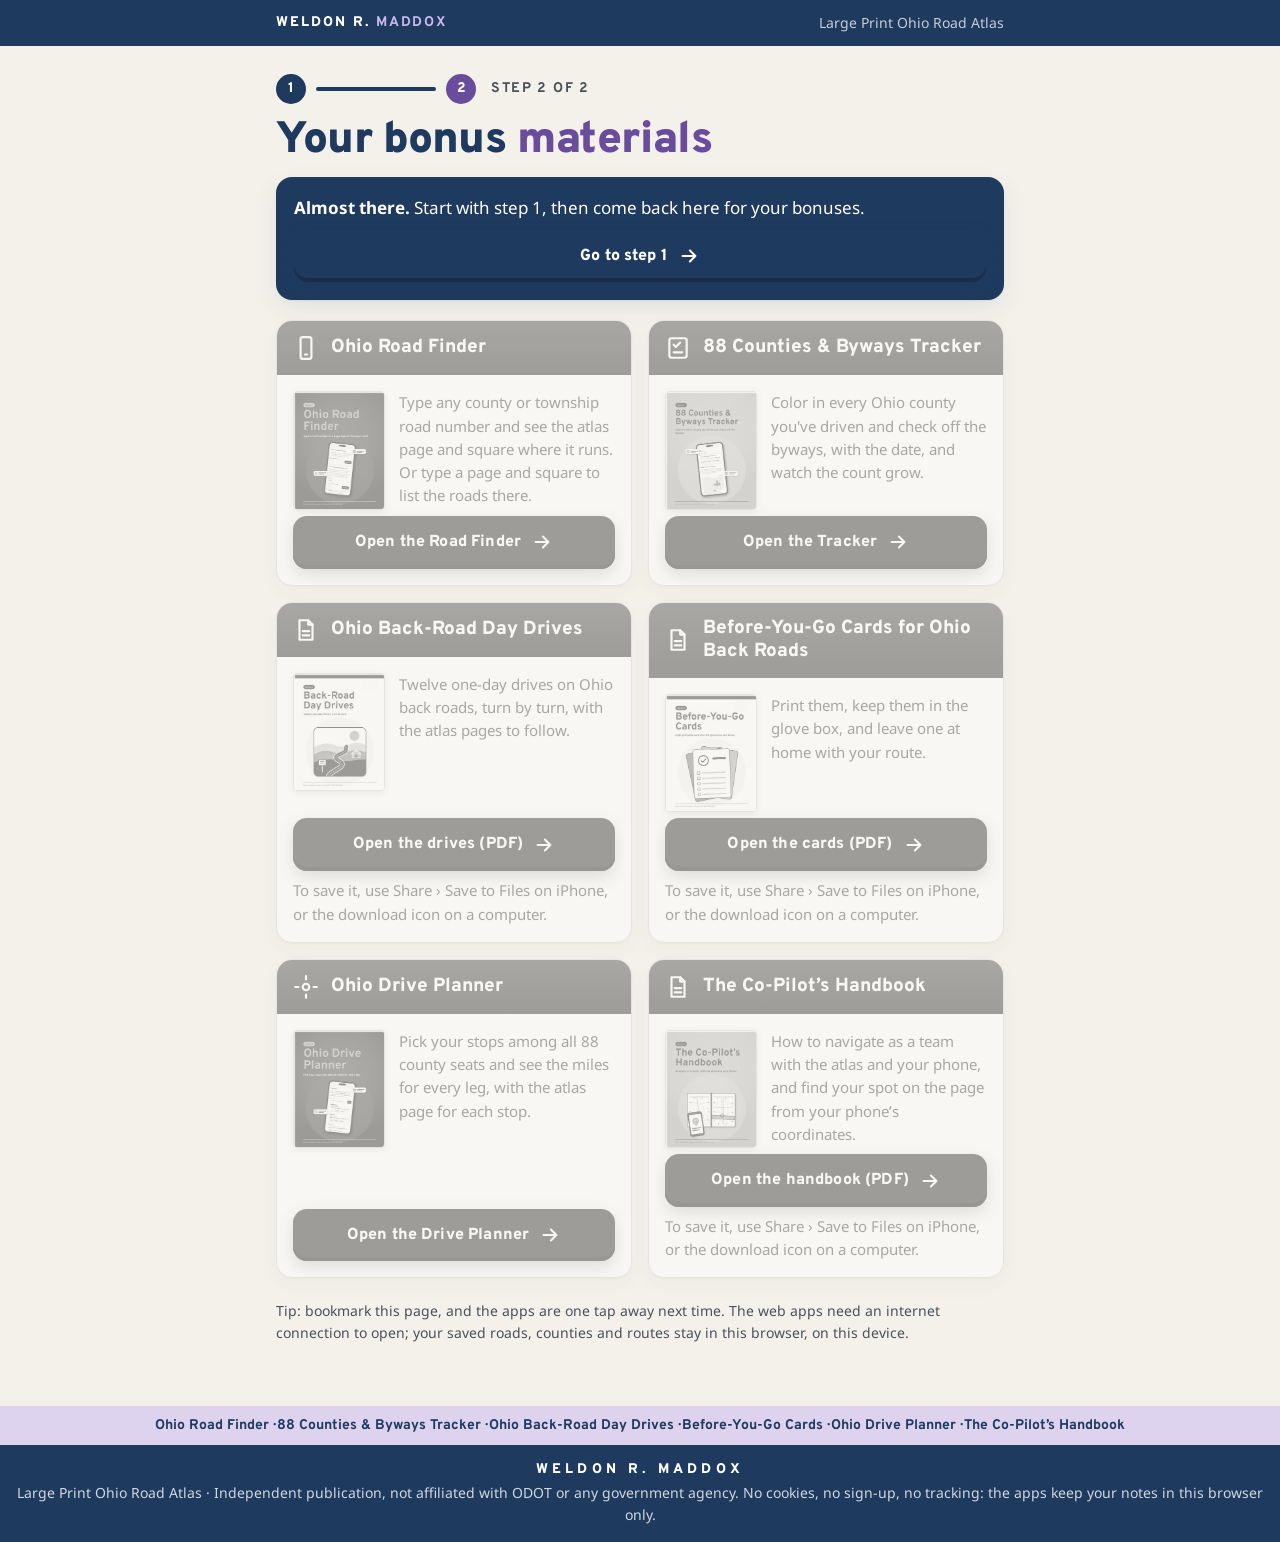
<file: bonus.html>
<!doctype html><html lang="en"><head><meta charset="utf-8"><meta name="viewport" content="width=device-width,initial-scale=1">
<title>Step 2 · Your bonus materials</title><meta name="description" content="Bonus materials for the book Large Print Ohio Road Atlas by Weldon R. Maddox.">
<meta property="og:title" content="Large Print Ohio Road Atlas: bonus materials"><meta property="og:url" content="https://weldonmaddox.github.io/ohio/bonus.html"><meta property="og:image" content="https://weldonmaddox.github.io/ohio/img/bonus-extras.png">
<link rel="icon" href="data:image/svg+xml,%3Csvg xmlns='http://www.w3.org/2000/svg' viewBox='0 0 32 32'%3E%3Cpath d='M16 2l12 7v14l-12 7-12-7V9z' fill='%236A4C9C'/%3E%3C/svg%3E">
<link rel="stylesheet" href="style.css"></head><body>
<div class="topbar"><div class="in"><span class="brand">Weldon R. <b>Maddox</b></span><span class="book">Large Print Ohio Road Atlas</span></div></div>
<main><div class="steps"><span class="dot done">1</span><span class="bar done"></span><span class="dot on">2</span><span class="step-label">&nbsp;Step 2 of 2</span></div>
<h1>Your bonus <em>materials</em></h1>
<div class="lockbox" id="lock"><p><b>Almost there.</b> Start with step 1, then come back here for your bonuses.</p>
<a class="btn small" href="review.html">Go to step 1 <svg viewBox="0 0 24 24"><path d="M5 12h14M13 6l6 6-6 6"/></svg></a></div>
<div class="panel nudge" id="nudge"><p style="margin:0 0 4px"><b>Sure you left your review?</b> If you have not posted it yet, it takes two minutes and helps other drivers find this atlas. Good or bad, your honest opinion counts.</p>
<a class="btn shine small" href="https://www.amazon.com/review/create-review?asin=ASIN-PLACEHOLDER" target="_blank" rel="noopener"><span class="star">★</span> Write my review now</a></div>
<div class="cards" id="items">
<div class="card"><div class="head"><svg viewBox="0 0 24 24"><rect x="7" y="2" width="10" height="20" rx="2"/><path d="M11 18h2"/></svg><h2>Ohio Road Finder</h2></div><div class="body"><div class="row"><img class="thumb" src="img/cover-bonus-1.jpg" width="92" height="119" alt="Cover of the Ohio Road Finder bonus" loading="lazy"><p>Type any county or township road number and see the atlas page and square where it runs. Or type a page and square to list the roads there.</p></div><a class="btn small" href="ohio-road-finder.html">Open the Road Finder <svg viewBox="0 0 24 24"><path d="M5 12h14M13 6l6 6-6 6"/></svg></a></div></div>
<div class="card"><div class="head"><svg viewBox="0 0 24 24"><rect x="4" y="3" width="16" height="18" rx="2"/><path d="M8 9l2 2 4-4M8 16h8"/></svg><h2>88 Counties &amp; Byways Tracker</h2></div><div class="body"><div class="row"><img class="thumb" src="img/cover-bonus-2.jpg" width="92" height="119" alt="Cover of the 88 Counties &amp; Byways Tracker bonus" loading="lazy"><p>Color in every Ohio county you&#x27;ve driven and check off the byways, with the date, and watch the count grow.</p></div><a class="btn small" href="88-counties-byways-tracker.html">Open the Tracker <svg viewBox="0 0 24 24"><path d="M5 12h14M13 6l6 6-6 6"/></svg></a></div></div>
<div class="card"><div class="head"><svg viewBox="0 0 24 24"><path d="M14 3H6v18h12V7z"/><path d="M14 3v4h4M9 13h6M9 17h6"/></svg><h2>Ohio Back-Road Day Drives</h2></div><div class="body"><div class="row"><img class="thumb" src="img/cover-bonus-3.jpg" width="92" height="119" alt="Cover of the Ohio Back-Road Day Drives bonus" loading="lazy"><p>Twelve one-day drives on Ohio back roads, turn by turn, with the atlas pages to follow.</p></div><a class="btn small" href="ohio-back-road-day-drives.pdf" target="_blank" rel="noopener">Open the drives (PDF) <svg viewBox="0 0 24 24"><path d="M5 12h14M13 6l6 6-6 6"/></svg></a><p class="save-hint">To save it, use Share › Save to Files on iPhone, or the download icon on a computer.</p></div></div>
<div class="card"><div class="head"><svg viewBox="0 0 24 24"><path d="M14 3H6v18h12V7z"/><path d="M14 3v4h4M9 13h6M9 17h6"/></svg><h2>Before-You-Go Cards for Ohio Back Roads</h2></div><div class="body"><div class="row"><img class="thumb" src="img/cover-bonus-4.jpg" width="92" height="119" alt="Cover of the Before-You-Go Cards for Ohio Back Roads bonus" loading="lazy"><p>Print them, keep them in the glove box, and leave one at home with your route.</p></div><a class="btn small" href="before-you-go-cards.pdf" target="_blank" rel="noopener">Open the cards (PDF) <svg viewBox="0 0 24 24"><path d="M5 12h14M13 6l6 6-6 6"/></svg></a><p class="save-hint">To save it, use Share › Save to Files on iPhone, or the download icon on a computer.</p></div></div>
<div class="card"><div class="head"><svg viewBox="0 0 24 24"><circle cx="12" cy="12" r="3"/><path d="M12 2v3M12 19v3M2 12h3M19 12h3"/></svg><h2>Ohio Drive Planner</h2></div><div class="body"><div class="row"><img class="thumb" src="img/cover-bonus-5.jpg" width="92" height="119" alt="Cover of the Ohio Drive Planner bonus" loading="lazy"><p>Pick your stops among all 88 county seats and see the miles for every leg, with the atlas page for each stop.</p></div><a class="btn small" href="ohio-drive-planner.html">Open the Drive Planner <svg viewBox="0 0 24 24"><path d="M5 12h14M13 6l6 6-6 6"/></svg></a></div></div>
<div class="card"><div class="head"><svg viewBox="0 0 24 24"><path d="M14 3H6v18h12V7z"/><path d="M14 3v4h4M9 13h6M9 17h6"/></svg><h2>The Co-Pilot’s Handbook</h2></div><div class="body"><div class="row"><img class="thumb" src="img/cover-bonus-6.jpg" width="92" height="119" alt="Cover of the The Co-Pilot’s Handbook bonus" loading="lazy"><p>How to navigate as a team with the atlas and your phone, and find your spot on the page from your phone’s coordinates.</p></div><a class="btn small" href="the-co-pilots-handbook.pdf" target="_blank" rel="noopener">Open the handbook (PDF) <svg viewBox="0 0 24 24"><path d="M5 12h14M13 6l6 6-6 6"/></svg></a><p class="save-hint">To save it, use Share › Save to Files on iPhone, or the download icon on a computer.</p></div></div>
</div>
<p class="mute tip">Tip: bookmark this page, and the apps are one tap away next time. The web apps need an internet connection to open; your saved roads, counties and routes stay in this browser, on this device.</p>
</main>
<div class="strip">Ohio Road Finder · 88 Counties &amp; Byways Tracker · Ohio Back-Road Day Drives · Before-You-Go Cards · Ohio Drive Planner · The Co-Pilot’s Handbook</div>
<footer><span class="who">WELDON R. MADDOX</span>Large Print Ohio Road Atlas · Independent publication, not affiliated with ODOT or any government agency. No cookies, no sign-up, no tracking: the apps keep your notes in this browser only.</footer>
<script>
(function(){var u=false;try{u=localStorage.getItem('maddox_ohio_unlocked')==='1'||localStorage.getItem('maddox_ohio_review_clicked')==='1'}catch(e){}
document.getElementById('items').className=u?'cards':'cards locked';document.getElementById('lock').style.display=u?'none':'block';document.getElementById('nudge').style.display=u?'block':'none';})();
</script></body></html>
</file>
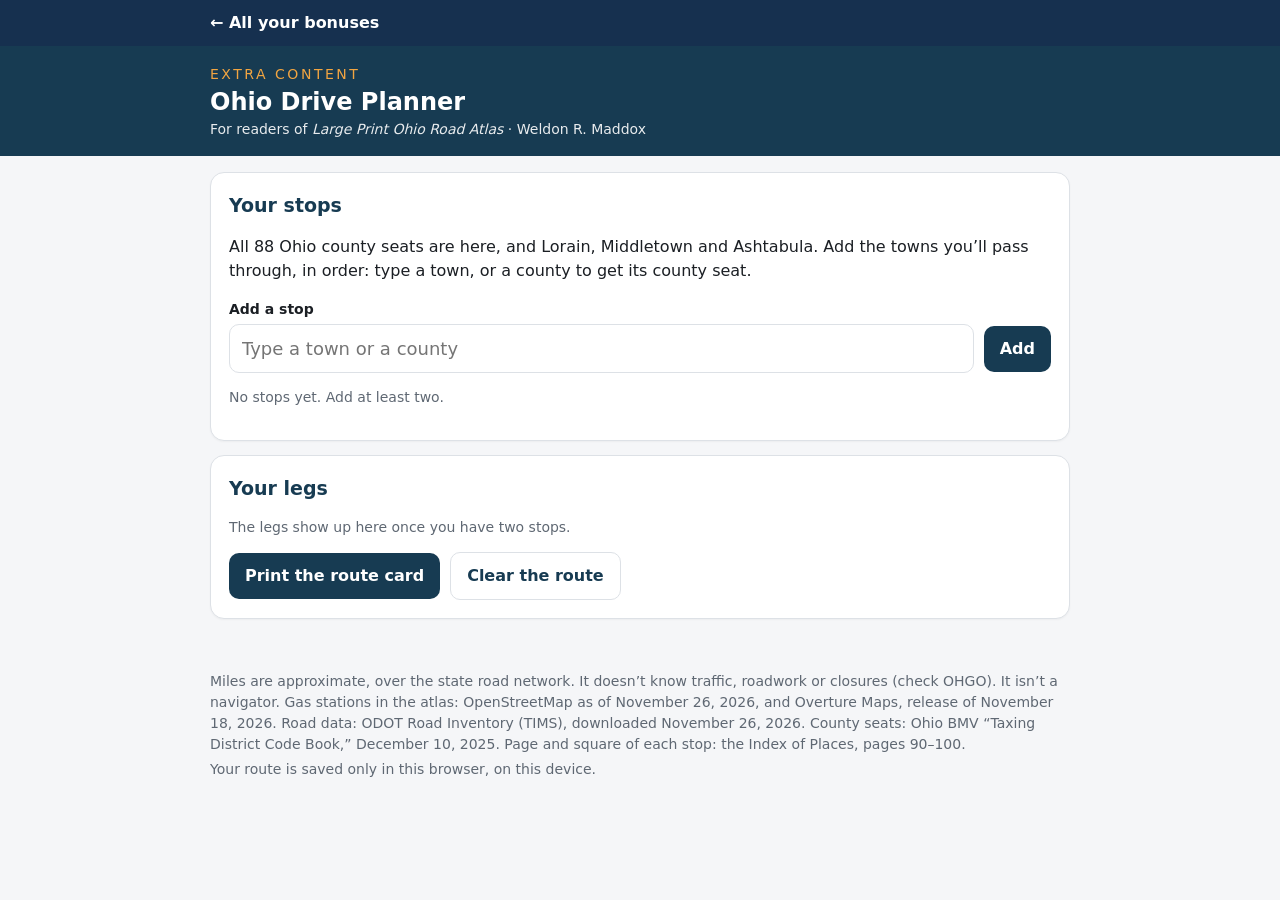
<file: ohio-drive-planner.html>
<!doctype html>
<html lang="en"><head><meta charset="utf-8"><meta name="viewport" content="width=device-width, initial-scale=1">
<title>Ohio Drive Planner · Large Print Ohio Road Atlas</title>
<style>
:root { --acc: #1f3a5f; --sec: #e9b949; --ok: #1e7d4f; --ko: #b3261e; --bg: #f5f6f8; --card: #ffffff;
  --ink: #1b1f24; --muted: #5f6873; --line: #dde1e6; --r: 14px; }
* { box-sizing: border-box; }
html, body { margin: 0; padding: 0; }
body { background: var(--bg); color: var(--ink); font: 16px/1.5 system-ui, -apple-system, "Segoe UI", Roboto, Arial, sans-serif;
  -webkit-text-size-adjust: 100%; }
header.app { background: var(--acc); color: #fff; padding: 18px 16px 16px; }
header.app .in, main .in, footer.app .in { max-width: 860px; margin: 0 auto; }
header.app .et { font-size: 12px; letter-spacing: .18em; text-transform: uppercase; color: var(--sec); }
header.app h1 { margin: 4px 0 2px; font-size: 24px; line-height: 1.15; }
header.app .sub { opacity: .9; font-size: 14px; }
main { padding: 16px; }
.card { background: var(--card); border: 1px solid var(--line); border-radius: var(--r); padding: 18px; margin: 0 0 14px;
  box-shadow: 0 1px 2px rgba(0,0,0,.04); }
h2 { font-size: 19px; margin: 0 0 10px; color: var(--acc); }
h3 { font-size: 16px; margin: 14px 0 6px; }
.muted { color: var(--muted); font-size: 14px; }
.row { display: flex; gap: 10px; flex-wrap: wrap; align-items: center; }
.grow { flex: 1 1 auto; }
button, .btn { font: inherit; border: 0; border-radius: 10px; padding: 11px 16px; cursor: pointer; background: var(--acc);
  color: #fff; font-weight: 600; min-height: 44px; }
button.sec, .btn.sec { background: #e8ecf1; color: var(--ink); }
button.ghost { background: transparent; color: var(--acc); border: 1px solid var(--line); }
button:disabled { opacity: .45; cursor: not-allowed; }
button:focus-visible, input:focus-visible, select:focus-visible { outline: 3px solid var(--sec); outline-offset: 2px; }
input[type=text], input[type=number], input[type=date], select, textarea { font: inherit; padding: 10px 12px;
  border: 1px solid var(--line); border-radius: 10px; background: #fff; min-height: 44px; width: 100%; }
label.lab { display: block; font-weight: 600; margin: 10px 0 4px; font-size: 14px; }
.pill { display: inline-block; padding: 3px 10px; border-radius: 999px; background: #eef2f7; color: var(--acc);
  font-size: 12px; font-weight: 600; }
.bar { height: 10px; background: #e8ecf1; border-radius: 999px; overflow: hidden; }
.bar > span { display: block; height: 100%; background: var(--ok); width: 0; transition: width .3s; }
.ok { color: var(--ok); } .ko { color: var(--ko); }
table.t { width: 100%; border-collapse: collapse; font-size: 14px; }
table.t th { text-align: left; background: #eef2f7; padding: 8px; }
table.t td { padding: 8px; border-bottom: 1px solid var(--line); vertical-align: top; }
footer.app { padding: 18px 16px 30px; color: var(--muted); font-size: 12px; }
footer.app p { margin: 4px 0; }
.nascosto { display: none !important; }
.modale { position: fixed; inset: 0; background: rgba(10,15,25,.55); display: flex; align-items: center;
  justify-content: center; padding: 16px; z-index: 50; }
.modale .card { max-width: 440px; width: 100%; }
#porta { min-height: 60vh; display: flex; align-items: center; justify-content: center; }
#porta .card { max-width: 420px; width: 100%; }
@media (max-width: 520px) { header.app h1 { font-size: 21px; } main { padding: 12px; } .card { padding: 14px; } }
@media print { header.app, footer.app, button { display: none !important; } body { background: #fff; } .card { border: 0; box-shadow: none; } }

.aggiungi { flex-wrap: nowrap; }
.aggiungi input { flex: 1 1 auto; min-width: 0; font-size: 18px; }
.aggiungi button { flex: 0 0 auto; }
#tappe_intro { font-size: 16px; color: var(--ink); }
.info { font-size: 16px; color: var(--ink); background: #fff8ec; border-left: 4px solid var(--sec); padding: 8px 10px; border-radius: 6px; }
ol#tappe { margin: 12px 0 0; padding-left: 26px; font-size: 19px; }
ol#tappe li { padding: 10px 0; border-bottom: 1px solid var(--line); }
ol#tappe li > span.grow { display: block; }
ol#tappe .mosse { display: flex; gap: 6px; margin-top: 8px; flex-wrap: wrap; }
ol#tappe .mosse button { min-height: 44px; padding: 8px 12px; font-size: 16px; }
ol#tappe .dove { display: block; font-size: 17px; color: var(--ink); }
ol#tappe .dove.pg { font-weight: 600; color: var(--acc); }
article.tratto { border: 1px solid var(--line); border-left: 6px solid var(--acc); border-radius: 12px; padding: 10px 14px; margin: 10px 0; background: #fbfcfd; }
article.tratto b { font-size: 19px; }
article.tratto .mi { font-size: 24px; font-weight: 700; color: var(--acc); white-space: nowrap; }
article.tratto p { margin: 4px 0; }
article.tratto .pp { font-size: 17px; color: var(--ink); }
.nota { font-size: 16px; margin: 6px 0 12px; color: var(--ink); }
.limite { font-size: 17px; font-weight: 600; color: var(--ink); border-left: 4px solid var(--acc); padding: 6px 10px; background: #f4f7fa; border-radius: 6px; }
.totale { font-size: 21px; font-weight: 700; margin: 12px 0; }
.azioni { margin-top: 10px; }
.foglio { display: none; }
@media print {
  body.stampa-una main .card { display: none !important; }
  body.stampa-una .foglio { display: block !important; font-size: 20px; line-height: 1.35; }
  body.stampa-una .foglio h1 { font-size: 32px; margin: 0 0 4px; color: #173B52; }
  body.stampa-una .foglio h2 { font-size: 23px; margin: 16px 0 6px; }
  body.stampa-una .foglio ol li { margin: 6px 0; }
  body.stampa-una .foglio table.t { font-size: 20px; width: 100%; border-collapse: collapse; }
  body.stampa-una .foglio td, body.stampa-una .foglio th { padding: 9px 8px; border-bottom: 1px solid #999; text-align: left; vertical-align: top; }
  body.stampa-una .foglio td.n { font-weight: 700; white-space: nowrap; }
  body.stampa-una .foglio .tot { font-size: 22px; }
  .foglio-testa { font-size: 14px; color: #444; }
  .fonte { font-size: 15px; color: #222; }
}

</style><style id="sito">.sito-torna{background:#16304f;padding:0 16px}.sito-torna a{display:flex;align-items:center;max-width:860px;margin:0 auto;min-height:46px;color:#fff;font:600 16px/1.2 system-ui,-apple-system,'Segoe UI',Roboto,Arial,sans-serif;text-decoration:none}.sito-torna a:hover,.sito-torna a:focus-visible{text-decoration:underline}@media print{.sito-torna{display:none}}header.app .et,.pill,footer.app,.pag-titolo,.fonte,.nota-mob,.foglio-testa{font-size:14px}</style></head>
<body><nav class="sito-torna"><a href="bonus.html">← All your bonuses</a></nav>
<header class="app"><div class="in"><div class="et"></div><h1></h1><div class="sub"></div></div></header>
<main><div class="in">
<section class="card" id="tappe_card">
  <h2>Your stops</h2>
  <p class="muted" id="tappe_intro"></p>
  <label class="lab" for="cerca">Add a stop</label>
  <div class="row aggiungi">
    <input id="cerca" type="text" list="sedi" autocomplete="off" autocorrect="off" autocapitalize="words" spellcheck="false" placeholder="Type a town or a county">
    <button id="aggiungi">Add</button>
  </div>
  <datalist id="sedi"></datalist>
  <p id="cerca_err" class="ko nascosto" role="alert"></p>
  <p id="cerca_info" class="info nascosto" aria-live="polite"></p>
  <ol id="tappe"></ol>
  <p class="muted" id="tappe_vuoto">No stops yet. Add at least two.</p>
  <div class="row azioni">
    <button id="casa" class="sec nascosto">Add the drive back to the start</button>
  </div>
</section>

<section class="card" id="tratti_card">
  <h2>Your legs</h2>
  <p class="muted" id="tratti_vuoto">The legs show up here once you have two stops.</p>
  <div id="tratti"></div>
  <p id="totale" class="totale nascosto"></p>
  <p class="nota limite nascosto" id="nota_limite"></p>
  <p class="nota nascosto" id="nota_miglia"></p>
  <p class="nota nascosto" id="nota_gas"></p>
  <div class="row azioni">
    <button id="stampa">Print the route card</button>
    <button id="svuota" class="ghost">Clear the route</button>
  </div>
</section>

<section id="foglio" class="foglio" aria-hidden="true"></section>

</div></main>
<footer class="app"><div class="in"></div></footer>
<script>
const CONFIG = {"titolo": "Ohio Drive Planner", "testi": {"etichetta": "Extra content", "per_lettori": "For readers of", "memoria": "Your route is saved only in this browser, on this device.", "intro": "All 88 Ohio county seats are here, and Lorain, Middletown and Ashtabula. Add the towns you’ll pass through, in order: type a town, or a county to get its county seat.", "nota_miglia": "Miles are whole miles over the shortest route on Ohio’s Interstates, US routes and State Routes, from each town’s center, measured the same way as the distance table on page 88. The fastest route can run a few miles longer.", "nota_gas": "Gas: a purple F on the plates (legend, page 5). On the Ohio Turnpike, the 14 service plazas sell fuel around the clock, according to the Ohio Turnpike and Infrastructure Commission (checked November 25, 2026): see page 87. Check before you go.", "dati_gas": "Gas stations in the atlas: OpenStreetMap as of November 26, 2026, and Overture Maps, release of November 18, 2026.", "limite": "Miles are approximate, over the state road network. It doesn’t know traffic, roadwork or closures (check OHGO). It isn’t a navigator.", "pagine": "Atlas pages along the way"}, "avvertenza": "Miles are approximate, over the state road network. It doesn’t know traffic, roadwork or closures (check OHGO). It isn’t a navigator. Gas stations in the atlas: OpenStreetMap as of November 26, 2026, and Overture Maps, release of November 18, 2026. Road data: ODOT Road Inventory (TIMS), downloaded November 26, 2026. County seats: Ohio BMV “Taxing District Code Book,” December 10, 2025. Page and square of each stop: the Index of Places, pages 90–100.", "id": "large-print-ohio-road-at-b5", "lingua": "en", "libro": "Large Print Ohio Road Atlas", "autore": "Weldon R. Maddox", "colori": {"accento": "#173B52", "secondo": "#F2A541"}, "codice_impronta": null};
const DATI = {"tappe": [{"n": "West Union", "c": "Adams", "s": 1, "p": 55, "q": "C3"}, {"n": "Lima", "c": "Allen", "s": 1, "p": 22, "q": "C7"}, {"n": "Ashland", "c": "Ashland", "s": 1, "p": 25, "q": "E5"}, {"n": "Jefferson", "c": "Ashtabula", "s": 1, "p": 20, "q": "D1"}, {"n": "Athens", "c": "Athens", "s": 1, "p": 51, "q": "A4"}, {"n": "Wapakoneta", "c": "Auglaize", "s": 1, "p": 31, "q": "B2"}, {"n": "St. Clairsville", "c": "Belmont", "s": 1, "p": 45, "q": "C1"}, {"n": "Georgetown", "c": "Brown", "s": 1, "p": 54, "q": "E2"}, {"n": "Hamilton", "c": "Butler", "s": 1, "p": 46, "q": "C2", "x": [[74, "A6", 0]]}, {"n": "Carrollton", "c": "Carroll", "s": 1, "p": 37, "q": "A2"}, {"n": "Urbana", "c": "Champaign", "s": 1, "p": 32, "q": "A8"}, {"n": "Springfield", "c": "Clark", "s": 1, "p": 39, "q": "F3", "x": [[76, "C5", 0]]}, {"n": "Batavia", "c": "Clermont", "s": 1, "p": 47, "q": "B7", "x": [[68, "C8", 0]]}, {"n": "Wilmington", "c": "Clinton", "s": 1, "p": 47, "q": "F2"}, {"n": "Lisbon", "c": "Columbiana", "s": 1, "p": 28, "q": "D7"}, {"n": "Coshocton", "c": "Coshocton", "s": 1, "p": 35, "q": "D6"}, {"n": "Bucyrus", "c": "Crawford", "s": 1, "p": 24, "q": "D6"}, {"n": "Cleveland", "c": "Cuyahoga", "s": 1, "p": 18, "q": "F4", "x": [[60, "D4", 0]]}, {"n": "Greenville", "c": "Darke", "s": 1, "p": 30, "q": "C8"}, {"n": "Defiance", "c": "Defiance", "s": 1, "p": 13, "q": "F7"}, {"n": "Delaware", "c": "Delaware", "s": 1, "p": 33, "q": "B6"}, {"n": "Sandusky", "c": "Erie", "s": 1, "p": 16, "q": "F5"}, {"n": "Lancaster", "c": "Fairfield", "s": 1, "p": 42, "q": "B6"}, {"n": "Washington Court House", "c": "Fayette", "s": 1, "p": 48, "q": "D1"}, {"n": "Columbus", "c": "Franklin", "s": 1, "p": 41, "q": "D2", "x": [[64, "E5", 0]]}, {"n": "Wauseon", "c": "Fulton", "s": 1, "p": 14, "q": "C4"}, {"n": "Gallipolis", "c": "Gallia", "s": 1, "p": 57, "q": "F3"}, {"n": "Chardon", "c": "Geauga", "s": 1, "p": 19, "q": "E3"}, {"n": "Xenia", "c": "Greene", "s": 1, "p": 39, "q": "E6"}, {"n": "Cambridge", "c": "Guernsey", "s": 1, "p": 44, "q": "A2"}, {"n": "Cincinnati", "c": "Hamilton", "s": 1, "p": 46, "q": "D6", "x": [[67, "B7", 0]]}, {"n": "Findlay", "c": "Hancock", "s": 1, "p": 23, "q": "B3"}, {"n": "Kenton", "c": "Hardin", "s": 1, "p": 32, "q": "C1"}, {"n": "Cadiz", "c": "Harrison", "s": 1, "p": 37, "q": "B6"}, {"n": "Napoleon", "c": "Henry", "s": 1, "p": 14, "q": "C6"}, {"n": "Hillsboro", "c": "Highland", "s": 1, "p": 48, "q": "B5"}, {"n": "Logan", "c": "Hocking", "s": 1, "p": 50, "q": "D1", "x": [[84, "A3", 1]]}, {"n": "Millersburg", "c": "Holmes", "s": 1, "p": 35, "q": "C2", "x": [[81, "E2", 1]]}, {"n": "Norwalk", "c": "Huron", "s": 1, "p": 17, "q": "B8"}, {"n": "Jackson", "c": "Jackson", "s": 1, "p": 50, "q": "B8"}, {"n": "Steubenville", "c": "Jefferson", "s": 1, "p": 37, "q": "E4"}, {"n": "Mount Vernon", "c": "Knox", "s": 1, "p": 34, "q": "C5"}, {"n": "Painesville", "c": "Lake", "s": 1, "p": 19, "q": "D1"}, {"n": "Ironton", "c": "Lawrence", "s": 1, "p": 57, "q": "A7"}, {"n": "Newark", "c": "Licking", "s": 1, "p": 42, "q": "D1", "x": [[77, "D5", 0]]}, {"n": "Bellefontaine", "c": "Logan", "s": 1, "p": 32, "q": "A5"}, {"n": "Elyria", "c": "Lorain", "s": 1, "p": 18, "q": "A6", "x": [[73, "D6", 0]]}, {"n": "Toledo", "c": "Lucas", "s": 1, "p": 15, "q": "C2", "x": [[69, "D5", 0]]}, {"n": "London", "c": "Madison", "s": 1, "p": 40, "q": "D4"}, {"n": "Youngstown", "c": "Mahoning", "s": 1, "p": 28, "q": "E2", "x": [[75, "E6", 0]]}, {"n": "Marion", "c": "Marion", "s": 1, "p": 33, "q": "B1"}, {"n": "Medina", "c": "Medina", "s": 1, "p": 26, "q": "D2", "x": [[62, "A6", 0]]}, {"n": "Pomeroy", "c": "Meigs", "s": 1, "p": 51, "q": "B8"}, {"n": "Celina", "c": "Mercer", "s": 1, "p": 30, "q": "D2"}, {"n": "Troy", "c": "Miami", "s": 1, "p": 39, "q": "B1"}, {"n": "Woodsfield", "c": "Monroe", "s": 1, "p": 44, "q": "F5"}, {"n": "Dayton", "c": "Montgomery", "s": 1, "p": 39, "q": "B5", "x": [[71, "D5", 0]]}, {"n": "McConnelsville", "c": "Morgan", "s": 1, "p": 43, "q": "D7"}, {"n": "Mount Gilead", "c": "Morrow", "s": 1, "p": 33, "q": "E2"}, {"n": "Zanesville", "c": "Muskingum", "s": 1, "p": 43, "q": "B3"}, {"n": "Caldwell", "c": "Noble", "s": 1, "p": 44, "q": "B6"}, {"n": "Port Clinton", "c": "Ottawa", "s": 1, "p": 16, "q": "D4"}, {"n": "Paulding", "c": "Paulding", "s": 1, "p": 21, "q": "D1"}, {"n": "New Lexington", "c": "Perry", "s": 1, "p": 42, "q": "F6"}, {"n": "Circleville", "c": "Pickaway", "s": 1, "p": 41, "q": "D7"}, {"n": "Waverly", "c": "Pike", "s": 1, "p": 49, "q": "C6"}, {"n": "Ravenna", "c": "Portage", "s": 1, "p": 27, "q": "E1"}, {"n": "Eaton", "c": "Preble", "s": 1, "p": 38, "q": "C5"}, {"n": "Ottawa", "c": "Putnam", "s": 1, "p": 22, "q": "D3"}, {"n": "Mansfield", "c": "Richland", "s": 1, "p": 25, "q": "C7", "x": [[78, "D5", 0]]}, {"n": "Chillicothe", "c": "Ross", "s": 1, "p": 49, "q": "C3"}, {"n": "Fremont", "c": "Sandusky", "s": 1, "p": 16, "q": "B6"}, {"n": "Portsmouth", "c": "Scioto", "s": 1, "p": 56, "q": "C4"}, {"n": "Tiffin", "c": "Seneca", "s": 1, "p": 24, "q": "A2"}, {"n": "Sidney", "c": "Shelby", "s": 1, "p": 31, "q": "B6"}, {"n": "Canton", "c": "Stark", "s": 1, "p": 27, "q": "C6", "x": [[72, "C5", 0]]}, {"n": "Akron", "c": "Summit", "s": 1, "p": 27, "q": "B2", "x": [[70, "D4", 0]]}, {"n": "Warren", "c": "Trumbull", "s": 1, "p": 20, "q": "D8", "x": [[75, "B3", 0]]}, {"n": "New Philadelphia", "c": "Tuscarawas", "s": 1, "p": 36, "q": "C3"}, {"n": "Marysville", "c": "Union", "s": 1, "p": 32, "q": "E7"}, {"n": "Van Wert", "c": "Van Wert", "s": 1, "p": 21, "q": "D5"}, {"n": "McArthur", "c": "Vinton", "s": 1, "p": 50, "q": "C5"}, {"n": "Lebanon", "c": "Warren", "s": 1, "p": 47, "q": "B2"}, {"n": "Marietta", "c": "Washington", "s": 1, "p": 52, "q": "C2"}, {"n": "Wooster", "c": "Wayne", "s": 1, "p": 26, "q": "C6", "x": [[79, "E2", 1]]}, {"n": "Bryan", "c": "Williams", "s": 1, "p": 13, "q": "D5"}, {"n": "Bowling Green", "c": "Wood", "s": 1, "p": 15, "q": "B6"}, {"n": "Upper Sandusky", "c": "Wyandot", "s": 1, "p": 23, "q": "F6"}, {"n": "Lorain", "c": "Lorain", "s": 0, "p": 17, "q": "F5", "x": [[73, "C3", 0]]}, {"n": "Middletown", "c": "Butler", "s": 0, "p": 46, "q": "F1", "x": [[74, "E3", 0]]}, {"n": "Ashtabula", "c": "Ashtabula", "s": 0, "p": 12, "q": "C7"}], "miglia": [[151, 172, 286, 100, 144, 194, 23, 79, 217, 98, 85, 45, 52, 240, 161, 154, 231, 121, 194, 118, 200, 94, 55, 94, 212, 90, 258, 70, 155, 65, 167, 138, 197, 200, 29, 100, 175, 189, 62, 219, 140, 259, 63, 123, 116, 214, 211, 83, 263, 137, 202, 106, 151, 104, 188, 85, 137, 138, 132, 163, 210, 189, 116, 77, 43, 234, 105, 171, 159, 58, 197, 35, 177, 123, 213, 216, 259, 192, 109, 170, 80, 69, 145, 183, 213, 189, 156, 215, 83, 286], [103, 203, 163, 15, 198, 149, 108, 179, 53, 67, 129, 104, 187, 133, 67, 147, 66, 43, 71, 97, 121, 104, 89, 60, 187, 175, 85, 162, 123, 34, 28, 188, 49, 122, 139, 129, 94, 157, 210, 95, 176, 197, 113, 35, 123, 78, 77, 198, 55, 132, 187, 35, 53, 199, 72, 162, 72, 139, 172, 91, 47, 141, 113, 143, 168, 90, 20, 92, 127, 73, 172, 59, 35, 154, 150, 192, 158, 59, 30, 156, 96, 196, 124, 62, 56, 47, 122, 95, 203], [116, 132, 113, 106, 176, 172, 78, 104, 114, 174, 138, 86, 58, 38, 61, 152, 120, 61, 48, 90, 117, 78, 118, 171, 89, 128, 87, 182, 76, 79, 89, 115, 142, 107, 35, 31, 148, 110, 41, 90, 190, 65, 96, 43, 93, 98, 95, 53, 33, 155, 134, 132, 124, 140, 106, 39, 80, 106, 61, 132, 96, 104, 138, 65, 164, 99, 15, 123, 59, 167, 52, 121, 52, 47, 90, 57, 80, 128, 130, 151, 131, 22, 138, 89, 57, 44, 162, 116], [223, 217, 133, 290, 286, 90, 218, 228, 287, 252, 69, 143, 149, 56, 265, 203, 175, 114, 200, 230, 191, 193, 259, 32, 242, 148, 295, 169, 185, 116, 192, 256, 213, 124, 109, 255, 105, 151, 29, 297, 173, 206, 81, 166, 212, 47, 167, 84, 239, 238, 245, 165, 254, 186, 153, 171, 168, 128, 222, 192, 217, 252, 58, 278, 191, 130, 236, 134, 280, 143, 231, 87, 76, 41, 112, 194, 224, 236, 265, 193, 109, 216, 166, 161, 83, 276, 11], [160, 110, 120, 149, 138, 117, 114, 129, 106, 162, 87, 135, 182, 163, 206, 99, 172, 48, 84, 74, 221, 41, 196, 117, 76, 149, 165, 136, 116, 210, 96, 25, 110, 155, 39, 138, 91, 204, 80, 66, 130, 174, 205, 93, 186, 120, 153, 23, 180, 139, 89, 132, 37, 114, 53, 63, 185, 210, 36, 57, 64, 167, 156, 183, 119, 57, 179, 75, 159, 146, 136, 153, 188, 113, 107, 194, 26, 129, 46, 128, 225, 187, 139, 175, 141, 228], [200, 137, 95, 185, 50, 62, 115, 92, 193, 139, 76, 161, 52, 58, 71, 111, 118, 100, 86, 76, 184, 190, 74, 162, 110, 49, 34, 193, 64, 114, 136, 134, 108, 154, 215, 101, 190, 194, 112, 32, 137, 93, 74, 205, 60, 143, 184, 21, 40, 198, 59, 159, 77, 139, 171, 105, 56, 138, 110, 140, 175, 77, 35, 98, 124, 88, 169, 74, 21, 160, 157, 200, 163, 56, 38, 153, 83, 194, 129, 77, 70, 58, 136, 82, 217], [204, 212, 43, 160, 159, 204, 170, 67, 67, 142, 125, 208, 226, 130, 153, 100, 148, 116, 224, 140, 120, 171, 39, 217, 182, 170, 17, 221, 170, 105, 78, 136, 146, 33, 103, 132, 183, 89, 170, 130, 198, 141, 93, 144, 105, 120, 220, 184, 37, 185, 73, 127, 62, 48, 167, 238, 84, 121, 151, 90, 210, 205, 116, 136, 164, 180, 158, 189, 69, 92, 96, 49, 147, 229, 128, 192, 74, 85, 244, 195, 162, 138, 204, 141], [58, 226, 96, 84, 24, 45, 249, 169, 159, 235, 111, 191, 122, 204, 104, 59, 98, 209, 112, 262, 63, 165, 42, 164, 135, 207, 197, 34, 114, 179, 193, 82, 229, 144, 263, 85, 132, 113, 218, 209, 87, 267, 141, 206, 126, 142, 97, 201, 78, 148, 142, 142, 174, 214, 182, 126, 83, 63, 238, 86, 169, 163, 72, 200, 58, 180, 116, 217, 220, 263, 201, 113, 163, 100, 55, 165, 187, 206, 186, 159, 219, 65, 290], [226, 74, 62, 36, 42, 249, 169, 142, 231, 53, 143, 111, 188, 112, 64, 98, 168, 152, 258, 44, 173, 22, 141, 113, 215, 157, 61, 128, 179, 181, 121, 237, 144, 259, 142, 131, 92, 210, 185, 74, 264, 124, 202, 162, 84, 57, 209, 36, 156, 135, 150, 182, 196, 126, 134, 91, 103, 234, 28, 128, 159, 91, 178, 114, 159, 75, 216, 216, 259, 201, 98, 107, 123, 21, 191, 186, 150, 163, 137, 211, 14, 286], [168, 171, 224, 188, 26, 60, 114, 82, 216, 197, 128, 125, 123, 167, 128, 195, 173, 77, 183, 62, 234, 154, 152, 26, 193, 193, 128, 55, 107, 170, 33, 94, 89, 212, 95, 167, 94, 169, 153, 50, 125, 68, 153, 206, 195, 75, 198, 100, 111, 86, 82, 138, 210, 107, 144, 175, 48, 222, 177, 88, 159, 136, 203, 130, 192, 26, 49, 53, 25, 146, 204, 151, 206, 107, 57, 216, 167, 133, 101, 217, 98], [14, 85, 51, 184, 111, 71, 163, 48, 96, 43, 117, 75, 51, 44, 113, 134, 190, 32, 121, 86, 69, 40, 163, 102, 69, 93, 116, 110, 104, 185, 77, 192, 144, 75, 18, 139, 113, 24, 196, 52, 135, 141, 63, 27, 158, 38, 116, 67, 98, 131, 122, 100, 95, 60, 90, 166, 62, 73, 90, 74, 105, 119, 85, 29, 150, 148, 191, 143, 27, 81, 103, 56, 151, 120, 115, 91, 64, 140, 60, 218], [73, 39, 193, 114, 80, 173, 49, 110, 53, 126, 74, 39, 43, 127, 129, 200, 21, 121, 74, 83, 53, 162, 116, 55, 92, 124, 119, 98, 185, 86, 201, 138, 77, 32, 148, 127, 21, 205, 62, 144, 137, 74, 25, 157, 26, 116, 77, 97, 130, 136, 111, 94, 57, 85, 175, 51, 87, 99, 69, 119, 111, 99, 40, 159, 158, 200, 146, 36, 92, 99, 44, 151, 129, 129, 105, 78, 149, 49, 228], [35, 247, 167, 151, 232, 89, 172, 115, 197, 104, 58, 96, 189, 125, 259, 52, 166, 22, 153, 124, 207, 177, 34, 114, 177, 190, 94, 230, 141, 261, 107, 129, 103, 215, 198, 78, 265, 132, 204, 137, 120, 78, 201, 57, 148, 139, 142, 174, 206, 160, 126, 83, 75, 235, 63, 149, 160, 72, 189, 80, 169, 96, 214, 217, 260, 199, 104, 141, 103, 33, 174, 184, 184, 175, 148, 217, 42, 287], [211, 131, 115, 197, 70, 146, 80, 161, 70, 22, 60, 164, 111, 224, 18, 131, 48, 119, 90, 173, 152, 23, 86, 141, 154, 81, 195, 106, 225, 106, 94, 68, 180, 164, 42, 230, 97, 168, 121, 99, 52, 167, 34, 113, 103, 108, 140, 171, 138, 92, 49, 65, 200, 54, 124, 125, 51, 155, 79, 135, 71, 179, 182, 225, 163, 69, 119, 82, 23, 149, 149, 162, 141, 114, 181, 35, 252], [83, 122, 73, 232, 205, 140, 126, 147, 190, 151, 201, 197, 68, 206, 86, 257, 162, 160, 50, 200, 216, 152, 70, 113, 193, 37, 107, 80, 235, 119, 176, 90, 174, 176, 27, 133, 70, 178, 214, 211, 99, 219, 124, 119, 109, 106, 140, 218, 131, 167, 198, 38, 244, 185, 96, 183, 142, 227, 138, 201, 34, 52, 34, 49, 159, 212, 175, 229, 131, 65, 223, 173, 141, 97, 240, 81], [84, 98, 159, 174, 72, 106, 67, 110, 71, 177, 128, 116, 126, 28, 177, 124, 105, 58, 170, 136, 77, 25, 89, 119, 80, 38, 123, 161, 38, 111, 90, 151, 96, 108, 78, 69, 110, 160, 138, 72, 140, 60, 61, 34, 51, 120, 180, 56, 88, 119, 86, 165, 146, 63, 103, 117, 147, 110, 136, 56, 72, 108, 35, 90, 164, 100, 149, 76, 44, 193, 147, 97, 98, 160, 148], [94, 119, 94, 37, 47, 92, 99, 62, 100, 165, 121, 101, 113, 155, 45, 42, 126, 89, 125, 111, 66, 40, 135, 146, 46, 122, 175, 71, 62, 69, 75, 73, 133, 19, 70, 159, 97, 98, 149, 106, 116, 23, 90, 122, 56, 102, 101, 88, 122, 103, 131, 68, 26, 107, 44, 151, 26, 87, 88, 85, 128, 94, 47, 92, 130, 124, 147, 58, 112, 63, 21, 70, 129, 149], [209, 147, 120, 58, 146, 175, 136, 137, 223, 28, 187, 111, 240, 113, 129, 108, 137, 201, 160, 72, 54, 201, 110, 97, 29, 244, 119, 150, 25, 110, 157, 67, 111, 29, 203, 182, 190, 144, 199, 150, 98, 129, 131, 72, 166, 149, 162, 197, 36, 223, 136, 75, 181, 79, 225, 88, 175, 57, 35, 53, 77, 139, 169, 183, 210, 156, 55, 160, 110, 105, 27, 221, 55], [91, 91, 159, 123, 84, 92, 116, 173, 237, 53, 169, 75, 100, 80, 211, 107, 92, 141, 164, 156, 142, 233, 125, 238, 175, 123, 59, 185, 144, 70, 244, 101, 183, 183, 32, 25, 206, 36, 164, 115, 146, 179, 156, 73, 143, 106, 129, 214, 26, 85, 138, 113, 139, 148, 125, 34, 198, 196, 239, 191, 75, 54, 144, 59, 200, 168, 97, 122, 104, 184, 48, 264], [114, 92, 163, 147, 132, 26, 230, 175, 128, 202, 164, 50, 71, 209, 17, 165, 182, 154, 97, 200, 230, 136, 176, 240, 155, 78, 123, 55, 120, 207, 97, 139, 230, 59, 96, 239, 115, 205, 112, 180, 212, 83, 19, 184, 156, 186, 175, 115, 27, 118, 170, 69, 215, 68, 78, 172, 159, 194, 177, 102, 36, 198, 139, 237, 142, 19, 43, 77, 121, 137, 202], [83, 56, 63, 25, 126, 129, 147, 67, 91, 121, 68, 43, 126, 114, 89, 74, 73, 75, 98, 148, 34, 149, 139, 42, 40, 103, 106, 37, 153, 21, 91, 123, 90, 70, 128, 79, 94, 24, 69, 101, 92, 118, 72, 51, 86, 123, 103, 90, 48, 70, 80, 114, 61, 65, 107, 105, 148, 102, 19, 101, 94, 91, 126, 77, 133, 91, 40, 105, 101, 175], [131, 145, 107, 82, 211, 86, 147, 135, 200, 62, 79, 136, 82, 171, 148, 83, 17, 181, 157, 81, 87, 221, 106, 100, 39, 54, 119, 121, 65, 57, 196, 131, 143, 171, 152, 152, 67, 125, 154, 16, 111, 136, 133, 168, 89, 177, 85, 54, 152, 24, 197, 37, 125, 99, 76, 108, 104, 93, 118, 170, 170, 179, 68, 105, 55, 55, 31, 175, 113], [48, 31, 178, 87, 172, 80, 61, 117, 123, 93, 103, 167, 70, 24, 85, 113, 64, 125, 49, 175, 105, 29, 87, 132, 162, 56, 171, 77, 118, 72, 137, 99, 97, 96, 44, 69, 38, 70, 143, 168, 22, 21, 52, 143, 120, 140, 77, 36, 136, 80, 117, 104, 120, 126, 168, 98, 64, 151, 46, 92, 79, 92, 182, 144, 96, 133, 104, 201], [39, 165, 91, 202, 32, 109, 70, 115, 85, 151, 153, 26, 64, 120, 134, 60, 173, 84, 204, 100, 72, 69, 159, 159, 27, 208, 82, 147, 101, 112, 64, 145, 48, 91, 82, 86, 118, 154, 150, 70, 27, 47, 178, 72, 124, 103, 31, 141, 76, 121, 79, 157, 161, 203, 142, 53, 131, 62, 45, 127, 127, 166, 137, 101, 160, 56, 230], [147, 103, 163, 55, 78, 106, 91, 62, 119, 136, 65, 49, 81, 95, 73, 142, 46, 165, 114, 33, 56, 120, 131, 25, 169, 46, 108, 97, 106, 68, 114, 69, 73, 43, 54, 87, 117, 136, 51, 26, 60, 139, 94, 109, 65, 45, 105, 89, 86, 73, 118, 122, 164, 103, 33, 120, 68, 78, 108, 88, 151, 113, 65, 121, 89, 191], [247, 165, 146, 205, 184, 58, 85, 207, 12, 182, 196, 153, 89, 217, 228, 144, 166, 257, 167, 95, 113, 34, 138, 197, 105, 131, 245, 84, 113, 241, 133, 214, 120, 188, 220, 67, 43, 197, 172, 204, 165, 141, 41, 123, 187, 60, 232, 75, 95, 170, 150, 184, 175, 117, 62, 214, 156, 245, 138, 26, 38, 85, 111, 155, 192], [232, 121, 113, 146, 194, 164, 150, 236, 94, 64, 151, 194, 32, 172, 130, 242, 43, 105, 152, 213, 235, 110, 222, 149, 195, 25, 197, 154, 111, 137, 78, 147, 94, 92, 220, 234, 77, 78, 57, 202, 161, 207, 158, 60, 209, 55, 189, 163, 172, 192, 224, 149, 135, 215, 41, 132, 67, 169, 249, 215, 169, 214, 146, 264], [214, 121, 268, 141, 157, 104, 165, 228, 186, 97, 82, 227, 104, 123, 12, 270, 145, 179, 53, 138, 184, 49, 139, 56, 212, 210, 217, 152, 226, 159, 125, 144, 141, 101, 194, 165, 189, 224, 31, 250, 164, 102, 208, 107, 252, 116, 203, 60, 49, 35, 86, 166, 197, 209, 237, 166, 81, 188, 138, 133, 55, 248, 34], [132, 54, 101, 72, 174, 134, 40, 96, 136, 140, 91, 196, 100, 215, 124, 88, 50, 169, 145, 30, 219, 82, 158, 132, 83, 34, 169, 18, 124, 91, 109, 142, 155, 121, 102, 59, 78, 189, 41, 105, 114, 61, 137, 96, 117, 53, 173, 172, 214, 158, 56, 102, 92, 24, 159, 143, 145, 123, 96, 170, 34, 242], [179, 152, 134, 41, 199, 132, 66, 54, 118, 108, 64, 66, 130, 150, 50, 131, 115, 179, 102, 111, 107, 90, 94, 181, 146, 44, 147, 39, 90, 24, 22, 148, 208, 46, 82, 113, 91, 172, 175, 91, 98, 146, 142, 138, 150, 61, 80, 113, 37, 108, 192, 89, 154, 47, 70, 221, 175, 125, 123, 165, 152], [155, 126, 220, 172, 54, 133, 187, 193, 115, 243, 151, 269, 127, 139, 104, 223, 199, 84, 273, 136, 212, 159, 106, 72, 214, 51, 161, 145, 156, 187, 209, 147, 139, 97, 96, 243, 49, 143, 168, 91, 191, 100, 171, 91, 224, 226, 268, 208, 110, 128, 123, 30, 194, 194, 171, 177, 150, 224, 31, 296], [29, 166, 46, 138, 141, 109, 60, 163, 186, 86, 142, 204, 109, 51, 88, 46, 88, 163, 47, 98, 189, 69, 86, 189, 106, 156, 62, 130, 162, 57, 56, 139, 116, 150, 133, 124, 23, 70, 135, 39, 179, 25, 68, 128, 116, 158, 134, 61, 56, 159, 125, 187, 98, 69, 24, 27, 88, 128, 168], [160, 74, 108, 111, 101, 76, 134, 182, 67, 158, 174, 84, 22, 105, 74, 58, 171, 27, 110, 159, 55, 64, 170, 77, 135, 44, 111, 143, 83, 75, 113, 87, 121, 141, 102, 48, 64, 106, 65, 150, 45, 46, 126, 124, 166, 130, 32, 59, 129, 96, 168, 96, 90, 51, 24, 104, 100, 184], [204, 173, 108, 62, 119, 150, 24, 93, 115, 192, 92, 166, 114, 181, 144, 77, 133, 88, 130, 214, 187, 49, 189, 79, 116, 65, 58, 150, 222, 87, 124, 154, 74, 213, 188, 100, 139, 147, 183, 141, 191, 52, 75, 79, 32, 145, 216, 131, 195, 84, 69, 228, 179, 145, 122, 207, 125], [171, 185, 150, 87, 205, 225, 132, 166, 245, 155, 84, 113, 40, 126, 197, 93, 129, 233, 75, 101, 235, 121, 202, 109, 176, 208, 68, 34, 186, 160, 192, 165, 132, 29, 113, 176, 58, 221, 64, 83, 167, 148, 184, 172, 105, 53, 203, 145, 233, 137, 25, 30, 74, 111, 143, 192], [80, 146, 159, 63, 196, 110, 230, 83, 98, 87, 184, 182, 53, 234, 107, 173, 107, 121, 75, 167, 56, 114, 108, 109, 140, 180, 160, 92, 50, 42, 204, 76, 142, 129, 38, 167, 56, 147, 94, 183, 186, 229, 168, 79, 141, 70, 41, 141, 153, 184, 160, 127, 186, 55, 256], [99, 130, 42, 130, 66, 189, 84, 42, 105, 149, 180, 72, 176, 95, 132, 49, 155, 117, 96, 112, 43, 89, 43, 69, 160, 186, 22, 37, 57, 157, 136, 159, 94, 42, 154, 78, 135, 122, 126, 140, 178, 103, 82, 169, 23, 108, 64, 106, 200, 163, 114, 150, 120, 215], [65, 140, 83, 40, 101, 182, 57, 113, 65, 127, 106, 89, 74, 44, 133, 155, 144, 96, 150, 83, 58, 57, 73, 96, 165, 79, 106, 136, 66, 175, 132, 39, 121, 94, 165, 87, 138, 37, 49, 90, 29, 92, 156, 121, 159, 98, 18, 173, 124, 85, 73, 170, 127], [168, 140, 64, 83, 208, 89, 97, 29, 63, 112, 110, 57, 43, 178, 129, 137, 154, 145, 134, 51, 108, 137, 31, 116, 119, 120, 155, 78, 170, 82, 36, 139, 29, 184, 35, 122, 82, 62, 99, 87, 85, 115, 153, 163, 162, 51, 111, 61, 52, 30, 168, 109], [172, 107, 230, 43, 83, 122, 190, 204, 79, 218, 119, 173, 45, 167, 123, 127, 107, 76, 116, 85, 102, 190, 204, 63, 48, 26, 198, 131, 177, 135, 30, 178, 37, 159, 133, 168, 181, 220, 145, 105, 185, 19, 102, 84, 147, 218, 185, 138, 191, 115, 256], [115, 116, 214, 114, 188, 127, 202, 166, 62, 155, 101, 152, 236, 210, 68, 211, 101, 138, 88, 81, 171, 242, 109, 146, 177, 75, 235, 209, 120, 162, 168, 206, 162, 213, 59, 82, 70, 54, 167, 237, 153, 218, 105, 89, 249, 199, 166, 134, 229, 117], [126, 150, 25, 73, 83, 121, 70, 124, 41, 69, 114, 122, 104, 103, 112, 70, 24, 44, 76, 94, 142, 55, 70, 101, 94, 137, 108, 28, 85, 90, 130, 72, 98, 73, 77, 119, 69, 52, 126, 89, 124, 101, 43, 155, 109, 59, 84, 134, 152], [272, 147, 179, 54, 139, 185, 60, 140, 57, 222, 211, 219, 162, 227, 169, 127, 151, 150, 101, 195, 173, 191, 225, 43, 252, 165, 103, 210, 108, 254, 117, 204, 70, 52, 47, 95, 167, 198, 211, 239, 175, 84, 189, 139, 134, 56, 249, 27], [125, 162, 232, 245, 119, 260, 160, 215, 68, 204, 158, 154, 139, 117, 157, 127, 135, 231, 243, 106, 88, 53, 240, 159, 217, 178, 70, 219, 28, 199, 173, 210, 223, 262, 187, 145, 224, 61, 124, 111, 189, 258, 226, 179, 234, 139, 298], [82, 107, 146, 58, 143, 62, 90, 90, 132, 102, 87, 103, 52, 47, 28, 60, 118, 160, 31, 50, 81, 115, 127, 132, 52, 65, 115, 109, 96, 104, 91, 98, 140, 70, 59, 143, 64, 112, 85, 64, 174, 132, 82, 109, 122, 173], [126, 95, 42, 188, 43, 126, 153, 52, 43, 168, 56, 129, 60, 109, 141, 104, 82, 107, 78, 108, 158, 80, 55, 81, 92, 87, 137, 67, 25, 143, 140, 183, 142, 25, 65, 120, 74, 164, 113, 97, 73, 46, 125, 78, 206], [86, 140, 85, 87, 26, 197, 158, 166, 148, 175, 148, 80, 122, 136, 53, 142, 138, 145, 180, 53, 199, 111, 57, 164, 55, 209, 63, 151, 68, 45, 72, 81, 115, 144, 172, 192, 160, 48, 136, 86, 80, 13, 197, 80], [132, 170, 86, 104, 229, 113, 130, 215, 150, 192, 99, 165, 198, 38, 72, 176, 157, 192, 138, 168, 62, 98, 176, 34, 220, 50, 112, 144, 123, 157, 149, 105, 90, 200, 169, 222, 113, 59, 23, 66, 83, 172, 165], [189, 54, 128, 116, 87, 46, 139, 47, 98, 61, 79, 112, 128, 124, 76, 36, 66, 159, 71, 97, 84, 50, 114, 95, 94, 53, 143, 142, 184, 128, 26, 105, 78, 54, 133, 113, 139, 109, 74, 141, 64, 212], [144, 68, 202, 226, 223, 125, 231, 149, 131, 134, 131, 135, 219, 155, 192, 223, 34, 256, 186, 107, 207, 139, 251, 139, 213, 52, 49, 14, 73, 172, 219, 199, 243, 156, 82, 220, 170, 152, 92, 253, 58], [83, 143, 81, 80, 144, 88, 111, 17, 84, 117, 74, 102, 93, 72, 106, 115, 112, 70, 37, 91, 60, 135, 40, 68, 99, 97, 140, 103, 28, 85, 114, 106, 142, 69, 116, 70, 20, 88, 110, 167], [177, 164, 162, 123, 170, 127, 69, 101, 110, 71, 154, 121, 134, 168, 37, 195, 121, 46, 153, 71, 197, 73, 151, 42, 19, 61, 56, 110, 154, 154, 182, 135, 27, 153, 103, 89, 34, 192, 84], [203, 162, 91, 147, 60, 137, 77, 72, 208, 234, 59, 81, 70, 183, 171, 207, 142, 71, 202, 77, 183, 170, 152, 172, 204, 129, 130, 217, 39, 142, 48, 151, 248, 211, 163, 199, 156, 244], [48, 218, 65, 179, 98, 159, 191, 126, 41, 157, 123, 153, 196, 57, 53, 119, 137, 108, 177, 94, 34, 181, 178, 221, 185, 76, 22, 166, 89, 214, 151, 65, 91, 79, 157, 79, 237], [183, 21, 141, 95, 122, 156, 143, 86, 120, 82, 110, 193, 41, 73, 117, 94, 125, 131, 109, 20, 177, 176, 218, 170, 54, 68, 124, 45, 176, 147, 111, 108, 88, 167, 44, 245], [184, 53, 127, 60, 28, 184, 245, 75, 118, 148, 122, 208, 212, 131, 133, 182, 162, 175, 187, 92, 113, 128, 67, 145, 229, 114, 189, 44, 103, 258, 212, 162, 156, 201, 173], [139, 103, 123, 157, 160, 104, 118, 75, 93, 202, 25, 92, 125, 77, 143, 112, 123, 40, 186, 184, 227, 172, 63, 85, 108, 24, 174, 155, 128, 128, 102, 176, 23, 254], [94, 27, 26, 164, 209, 22, 64, 95, 130, 163, 179, 98, 80, 160, 111, 142, 145, 99, 119, 151, 76, 106, 193, 62, 136, 35, 101, 224, 179, 129, 149, 148, 191], [67, 100, 79, 118, 78, 69, 104, 101, 127, 85, 24, 88, 68, 132, 49, 85, 86, 83, 126, 87, 43, 102, 111, 114, 125, 56, 131, 85, 35, 81, 125, 153], [33, 138, 186, 22, 59, 90, 114, 148, 152, 72, 74, 134, 118, 116, 127, 84, 100, 136, 61, 86, 170, 66, 130, 58, 75, 198, 153, 103, 123, 142, 176], [168, 218, 48, 91, 121, 111, 181, 185, 104, 106, 165, 138, 148, 160, 81, 101, 133, 58, 118, 202, 88, 162, 26, 90, 231, 185, 135, 144, 174, 173], [101, 149, 143, 177, 103, 180, 79, 67, 162, 18, 206, 38, 124, 113, 90, 122, 118, 102, 112, 182, 178, 193, 81, 91, 41, 59, 45, 183, 128], [188, 160, 190, 189, 98, 34, 126, 174, 88, 216, 81, 71, 184, 172, 213, 190, 106, 19, 202, 128, 243, 154, 24, 63, 83, 141, 120, 222], [43, 74, 136, 142, 161, 83, 58, 145, 100, 127, 124, 105, 122, 158, 82, 84, 171, 45, 114, 57, 95, 202, 162, 112, 139, 126, 197], [35, 164, 99, 133, 90, 20, 131, 64, 112, 89, 141, 146, 189, 119, 58, 141, 43, 72, 99, 113, 175, 138, 91, 147, 84, 217], [195, 117, 163, 125, 16, 166, 29, 146, 119, 172, 177, 220, 150, 92, 171, 42, 83, 109, 144, 205, 172, 126, 181, 97, 252], [226, 156, 77, 179, 107, 223, 109, 183, 31, 18, 25, 56, 142, 189, 180, 213, 136, 52, 188, 138, 122, 60, 223, 63], [110, 150, 101, 163, 132, 147, 58, 210, 208, 251, 197, 87, 79, 132, 37, 198, 180, 122, 146, 126, 200, 22, 278], [93, 147, 62, 192, 48, 55, 151, 139, 181, 156, 79, 33, 175, 116, 209, 121, 46, 43, 50, 110, 115, 191], [109, 64, 154, 51, 106, 62, 60, 102, 67, 66, 117, 117, 138, 129, 32, 137, 88, 46, 59, 148, 130], [150, 45, 131, 103, 157, 162, 204, 134, 76, 155, 31, 72, 102, 128, 189, 157, 110, 166, 85, 236], [194, 20, 107, 110, 90, 126, 115, 88, 95, 174, 161, 190, 79, 82, 32, 41, 53, 165, 134], [175, 148, 201, 206, 248, 178, 121, 197, 55, 97, 119, 172, 234, 201, 154, 210, 111, 280], [92, 104, 92, 133, 109, 68, 81, 154, 141, 173, 74, 87, 38, 21, 62, 145, 143], [168, 165, 208, 167, 50, 52, 131, 63, 180, 137, 95, 90, 70, 150, 62, 231], [24, 52, 25, 126, 179, 149, 197, 106, 31, 190, 141, 108, 76, 207, 92], [43, 46, 124, 172, 162, 195, 125, 35, 172, 122, 104, 53, 206, 78], [75, 167, 214, 202, 238, 158, 77, 207, 157, 147, 79, 248, 47], [121, 184, 126, 181, 82, 36, 196, 147, 113, 89, 191, 117], [89, 100, 80, 141, 96, 121, 83, 48, 116, 85, 194], [184, 109, 227, 149, 43, 76, 74, 143, 101, 224], [103, 71, 129, 217, 181, 134, 173, 117, 238], [171, 167, 152, 147, 120, 193, 15, 265], [115, 256, 210, 160, 168, 183, 198], [160, 110, 78, 56, 177, 110], [54, 96, 134, 144, 215], [50, 84, 150, 166], [80, 124, 160], [198, 82], [276], []], "pagine": [[[55, 48, 40, 39, 32, 31, 22], [55, 48, 40, 41, 33, 34, 25], [55, 48, 40, 41, 33, 34, 25, 26, 18, 19, 20, 12], [55, 48, 49, 50, 51], [55, 48, 47, 39, 31], [55, 48, 49, 41, 42, 43, 44, 45], [55, 54], [55, 47, 46], [55, 48, 49, 41, 42, 43, 35, 36, 37], [55, 48, 40, 39, 32], [55, 48, 40, 39], [55, 47], [55, 48, 47], [55, 48, 49, 41, 42, 43, 35, 36, 27, 28], [55, 48, 49, 41, 42, 34, 35], [55, 48, 40, 41, 33, 24], [55, 48, 40, 41, 33, 34, 25, 26, 18], [55, 48, 47, 39, 38, 30], [55, 48, 40, 39, 32, 31, 22, 14, 13], [55, 48, 40, 41, 33], [55, 48, 40, 41, 33, 24, 16, 17], [55, 48, 49, 41, 42], [55, 48], [55, 48, 40, 41], [55, 48, 40, 39, 32, 31, 22, 14], [55, 56, 57], [55, 48, 40, 41, 33, 34, 25, 26, 18, 19], [55, 48, 47, 39], [55, 48, 49, 41, 42, 43, 44], [55, 54, 47, 46], [55, 48, 40, 39, 32, 23], [55, 48, 40, 39, 32], [55, 48, 49, 41, 42, 43, 44, 36, 37], [55, 48, 40, 39, 32, 31, 22, 14], [55, 48], [55, 48, 49, 50, 42], [55, 48, 40, 41, 33, 34, 35], [55, 48, 40, 41, 33, 24, 25, 17], [55, 48, 49, 50], [55, 48, 49, 41, 42, 43, 44, 36, 37], [55, 48, 40, 41, 33, 34], [55, 48, 40, 41, 33, 34, 25, 26, 18, 19], [55, 56, 57], [55, 48, 49, 41, 42], [55, 48, 40, 39, 32], [55, 48, 40, 41, 33, 34, 25, 17, 18], [55, 48, 40, 39, 32, 23, 15], [55, 48, 40], [55, 48, 40, 41, 33, 34, 25, 26, 27, 28], [55, 48, 40, 32, 33], [55, 48, 40, 41, 33, 34, 25, 26], [55, 48, 49, 50, 51], [55, 48, 47, 39, 38, 30], [55, 48, 47, 39], [55, 48, 49, 50, 51, 52, 44], [55, 48, 47, 39], [55, 48, 49, 50, 51, 43], [55, 48, 40, 41, 33], [55, 48, 49, 41, 42, 43], [55, 48, 49, 50, 51, 43, 44], [55, 48, 40, 41, 33, 24, 16], [55, 48, 47, 39, 38, 30, 21], [55, 48, 49, 41, 42], [55, 48, 49, 41], [55, 48, 49], [55, 48, 40, 41, 33, 34, 25, 26, 27], [55, 47, 39, 38], [55, 48, 40, 39, 32, 31, 22], [55, 48, 40, 41, 33, 34, 25], [55, 48, 49], [55, 48, 40, 32, 33, 24, 16], [55, 56], [55, 48, 40, 32, 33, 24], [55, 48, 47, 39, 31], [55, 48, 40, 41, 33, 34, 35, 26, 27], [55, 48, 40, 41, 33, 34, 25, 26, 27], [55, 48, 40, 41, 33, 34, 25, 26, 27, 28, 20], [55, 48, 49, 41, 42, 43, 35, 36], [55, 48, 40, 32], [55, 48, 47, 39, 38, 30, 21], [55, 48, 49, 50], [55, 47], [55, 48, 49, 50, 51, 52], [55, 48, 40, 41, 33, 34, 35, 26], [55, 48, 40, 39, 32, 31, 22, 14, 13], [55, 48, 40, 39, 32, 23, 15], [55, 48, 40, 32, 33, 24, 23], [55, 48, 40, 41, 33, 34, 25, 17], [55, 47, 46], [55, 48, 40, 41, 33, 34, 25, 26, 18, 19, 11, 12]], [[22, 23, 24, 25], [22, 23, 24, 16, 17, 18, 19, 20, 12], [22, 31, 32, 33, 41, 42, 50, 51], [22, 31], [22, 23, 32, 33, 34, 35, 36, 37, 45], [22, 31, 32, 40, 39, 47, 54], [22, 31, 39, 38, 46], [22, 23, 24, 25, 26, 27, 36, 37], [22, 31, 32], [22, 31, 32, 40, 39], [22, 31, 39, 47, 46], [22, 31, 32, 40, 39, 47], [22, 23, 24, 25, 26, 27, 28], [22, 23, 32, 33, 34, 35], [22, 23, 24], [22, 23, 24, 16, 17, 18], [22, 31, 30], [22, 14, 13], [22, 23, 32, 33], [22, 23, 24, 16, 17], [22, 31, 32, 33, 41, 42], [22, 31, 32, 40, 48], [22, 31, 32, 33, 41], [22, 14], [22, 31, 32, 40, 41, 49, 50, 57], [22, 23, 24, 16, 17, 18, 19], [22, 31, 32, 40, 39], [22, 23, 32, 33, 34, 35, 43, 44], [22, 31, 39, 38, 46], [22, 23], [22, 23, 32], [22, 23, 32, 33, 34, 35, 36, 37], [22, 14], [22, 31, 32, 40, 39, 48], [22, 31, 32, 33, 41, 42, 50], [22, 23, 32, 33, 24, 25, 34, 35], [22, 23, 24, 16, 17], [22, 31, 32, 40, 41, 49, 50], [22, 23, 32, 33, 34, 35, 36, 37], [22, 23, 32, 33, 34], [22, 23, 24, 16, 17, 18, 19], [22, 31, 32, 40, 41, 49, 56, 57], [22, 23, 32, 33, 34, 42], [22, 31, 32], [22, 23, 24, 16, 17, 18], [22, 23, 15], [22, 31, 32, 40], [22, 23, 24, 25, 26, 27, 28], [22, 23, 32, 33], [22, 23, 24, 25, 26], [22, 31, 32, 33, 41, 42, 50, 51], [22, 21, 30], [22, 31, 39], [22, 23, 32, 33, 34, 43, 44], [22, 31, 39], [22, 31, 32, 33, 41, 42, 43], [22, 23, 32, 33], [22, 23, 32, 33, 34, 43], [22, 23, 32, 33, 34, 43, 44], [22, 23, 15, 16], [22, 21], [22, 31, 32, 33, 41, 42], [22, 31, 32, 40, 41], [22, 31, 32, 40, 41, 49], [22, 23, 24, 25, 26, 27], [22, 31, 30, 38], [22], [22, 23, 24, 25], [22, 31, 32, 40, 41, 49], [22, 23, 15, 16], [22, 31, 32, 40, 41, 49, 56], [22, 23, 24], [22, 31], [22, 23, 24, 25, 26, 27], [22, 23, 24, 25, 26, 27], [22, 23, 24, 16, 17, 18, 19, 20], [22, 23, 32, 33, 24, 25, 34, 35, 36], [22, 31, 32], [22, 21], [22, 31, 32, 40, 41, 49, 50], [22, 31, 39, 47], [22, 23, 32, 33, 34, 43, 44, 52], [22, 23, 24, 25, 26], [22, 14, 13], [22, 23, 15], [22, 23], [22, 23, 24, 16, 17], [22, 31, 39, 38, 46], [22, 23, 24, 16, 17, 18, 19, 11, 12]], [[25, 26, 18, 19, 20, 12], [25, 34, 42, 50, 51], [25, 24, 23, 32, 31], [25, 26, 36, 37, 45], [25, 34, 33, 41, 40, 48, 55, 54], [25, 34, 33, 32, 40, 39, 47, 46], [25, 26, 27, 36, 37], [25, 34, 33, 32], [25, 34, 33, 32, 40, 39], [25, 34, 33, 41, 40, 47], [25, 34, 33, 41, 40, 47], [25, 26, 27, 28], [25, 26, 35], [25, 24], [25, 26, 18], [25, 34, 33, 32, 31, 30], [25, 24, 23, 15, 14, 13], [25, 34, 33], [25, 17], [25, 34, 42], [25, 34, 33, 41, 40, 48], [25, 34, 33, 41], [25, 17, 16, 15, 14], [25, 34, 42, 50, 57], [25, 26, 18, 19], [25, 34, 33, 32, 40, 39], [25, 26, 35, 43, 44], [25, 34, 33, 32, 40, 39, 47, 46], [25, 24, 23], [25, 24, 23, 32], [25, 26, 36, 37], [25, 24, 23, 15, 14], [25, 34, 33, 41, 40, 48], [25, 34, 42, 50], [25, 26, 35], [25, 17], [25, 34, 42, 50], [25, 26, 36, 27, 37], [25, 34], [25, 26, 18, 19], [25, 34, 42, 50, 57], [25, 34, 42], [25, 24, 33, 32], [25, 17, 18], [25, 17, 16, 15], [25, 34, 33, 32, 40], [25, 26, 27, 28], [25, 24, 33], [25, 26], [25, 34, 42, 50, 51], [25, 24, 23, 32, 31, 30], [25, 34, 33, 32, 40, 39], [25, 26, 36, 44], [25, 34, 33, 32, 40, 39], [25, 34, 43], [25, 34, 33], [25, 34, 43], [25, 26, 35, 43, 44], [25, 17, 16], [25, 24, 23, 22, 21], [25, 34, 42], [25, 34, 33, 41], [25, 34, 33, 41, 49], [25, 26, 27], [25, 34, 33, 32, 40, 39, 38], [25, 24, 23, 22], [25], [25, 34, 33, 41, 49], [25, 17, 16], [25, 34, 33, 41, 49, 56], [25, 24], [25, 24, 33, 32, 31], [25, 26, 27], [25, 26, 27], [25, 26, 27, 28, 20], [25, 26, 36], [25, 34, 33, 32], [25, 24, 23, 22, 21], [25, 34, 42, 50], [25, 34, 33, 32, 40, 39, 47], [25, 26, 35, 43, 44, 52], [25, 26], [25, 24, 23, 15, 14, 13], [25, 24, 23, 15], [25, 24, 23], [25, 17], [25, 34, 33, 32, 40, 39, 47, 38, 46], [25, 26, 18, 19, 11, 12]], [[20, 19, 27, 36, 44, 43, 51], [20, 12, 19, 18, 17, 16, 24, 23, 22, 31], [20, 28, 37, 36, 45], [20, 12, 19, 18, 26, 25, 34, 33, 41, 40, 48, 55, 54], [20, 12, 19, 18, 26, 25, 34, 33, 32, 40, 39, 47, 46], [20, 28, 37], [20, 12, 19, 18, 26, 25, 34, 33, 32], [20, 12, 19, 18, 26, 25, 34, 33, 32, 40, 39], [20, 12, 19, 18, 26, 25, 34, 33, 41, 40, 47], [20, 12, 19, 18, 26, 25, 34, 33, 41, 40, 47], [20, 28], [20, 19, 27, 36, 35], [20, 12, 19, 18, 17, 25, 24], [20, 12, 19, 18], [20, 12, 19, 18, 17, 16, 24, 23, 32, 31, 30], [20, 12, 19, 18, 17, 16, 15, 14, 13], [20, 12, 19, 18, 26, 25, 34, 33], [20, 12, 19, 18, 17], [20, 12, 19, 18, 26, 35, 34, 42], [20, 12, 19, 18, 26, 25, 34, 33, 41, 40, 48], [20, 12, 19, 18, 26, 25, 34, 33, 41], [20, 12, 19, 18, 17, 16, 15, 14], [20, 19, 27, 36, 44, 52, 51, 58, 57], [20, 19], [20, 12, 19, 18, 26, 25, 34, 33, 32, 40, 39], [20, 19, 27, 36, 44], [20, 12, 19, 18, 26, 25, 34, 33, 32, 40, 39, 47, 46], [20, 12, 19, 18, 17, 16, 24, 23], [20, 12, 19, 18, 17, 16, 24, 23, 32], [20, 28, 37, 36], [20, 12, 19, 18, 17, 16, 15, 14], [20, 12, 19, 18, 26, 25, 34, 33, 41, 40, 48], [20, 19, 27, 36, 35, 43, 42, 50], [20, 19, 27, 26, 35], [20, 12, 19, 18, 17], [20, 19, 27, 36, 35, 43, 42, 50], [20, 28, 37], [20, 12, 19, 18, 26, 34], [20, 12, 11, 19], [20, 19, 27, 36, 35, 43, 42, 50, 57], [20, 12, 19, 18, 26, 35, 34, 42], [20, 12, 19, 18, 17, 16, 24, 23, 32], [20, 12, 19, 18], [20, 12, 19, 18, 17, 16, 15], [20, 12, 19, 18, 26, 25, 34, 33, 32, 40], [20, 28], [20, 12, 19, 18, 26, 25, 24, 33], [20, 12, 19, 18, 26], [20, 19, 27, 36, 44, 52, 51], [20, 12, 19, 18, 17, 16, 24, 23, 22, 21, 30], [20, 12, 19, 18, 26, 25, 34, 33, 32, 40, 39], [20, 28, 37, 36, 45, 44], [20, 12, 19, 18, 26, 25, 34, 33, 32, 40, 39], [20, 19, 27, 36, 44, 43], [20, 12, 19, 18, 26, 25, 34, 33], [20, 19, 27, 36, 35, 43], [20, 19, 27, 36, 44], [20, 12, 19, 18, 17, 16], [20, 12, 19, 18, 17, 16, 15, 14, 13, 21], [20, 19, 27, 36, 35, 43, 42], [20, 12, 19, 18, 26, 25, 34, 33, 41], [20, 12, 19, 18, 26, 25, 34, 33, 41, 49], [20, 19, 27], [20, 12, 19, 18, 26, 25, 34, 33, 32, 40, 39, 38], [20, 12, 19, 18, 17, 16, 24, 23, 22], [20, 12, 19, 18, 26, 25], [20, 12, 19, 18, 26, 25, 34, 33, 41, 49], [20, 12, 19, 18, 17, 16], [20, 12, 19, 18, 26, 25, 34, 33, 41, 49, 56], [20, 12, 19, 18, 17, 16, 24], [20, 12, 19, 18, 17, 16, 24, 23, 32, 31], [20, 19, 27], [20, 19, 27], [20], [20, 19, 27, 36], [20, 12, 19, 18, 26, 25, 34, 33, 32], [20, 12, 19, 18, 17, 16, 24, 23, 22, 21], [20, 19, 27, 36, 35, 43, 42, 50], [20, 12, 19, 18, 26, 25, 34, 33, 32, 40, 39, 47], [20, 19, 27, 36, 44, 52], [20, 12, 19, 18, 26], [20, 12, 19, 18, 17, 16, 15, 14, 13], [20, 12, 19, 18, 17, 16, 15], [20, 12, 19, 18, 17, 16, 24, 23], [20, 12, 19, 18, 17], [20, 12, 19, 18, 26, 25, 34, 33, 32, 40, 39, 47, 38, 46], [20, 12]], [[51, 50, 42, 41, 33, 32, 31], [51, 43, 44, 45], [51, 50, 49, 48, 55, 54], [51, 50, 49, 41, 40, 48, 47, 46], [51, 43, 44, 36, 37], [51, 50, 49, 41, 40, 32], [51, 50, 49, 41, 40, 39], [51, 50, 49, 48, 47], [51, 50, 49, 41, 40, 48, 47], [51, 43, 44, 36, 27, 28], [51, 43, 35], [51, 50, 42, 41, 33, 24], [51, 43, 35, 26, 18], [51, 50, 49, 41, 40, 39, 38, 30], [51, 50, 42, 41, 33, 32, 31, 22, 14, 13], [51, 50, 42, 41, 33], [51, 50, 42, 34, 25, 17], [51, 50, 42], [51, 50, 49, 41, 40, 48], [51, 50, 42, 41], [51, 50, 42, 41, 33, 32, 23, 22, 14], [51, 58, 57], [51, 43, 44, 36, 27, 19], [51, 50, 49, 41, 40, 48, 39], [51, 43, 44], [51, 50, 49, 48, 47, 46], [51, 50, 42, 41, 33, 32, 23], [51, 50, 42, 41, 33, 32], [51, 43, 44, 36, 37], [51, 50, 42, 41, 33, 32, 23, 22, 14], [51, 50, 49, 48], [51, 50], [51, 43, 35], [51, 50, 42, 34, 25, 17], [51, 50], [51, 43, 44, 36, 37], [51, 50, 42, 34], [51, 43, 35, 36, 27, 19], [51, 50, 57], [51, 50, 42], [51, 50, 42, 41, 33, 32], [51, 50, 42, 34, 25, 17, 18], [51, 50, 42, 41, 33, 24, 23, 15], [51, 50, 49, 41, 40], [51, 43, 44, 36, 27, 28], [51, 50, 42, 41, 33], [51, 43, 35, 26], [51], [51, 50, 42, 41, 33, 32, 31, 30], [51, 50, 49, 41, 40, 39], [51, 52, 44], [51, 50, 49, 41, 40, 48, 39], [51, 43], [51, 50, 42, 34, 33], [51, 43], [51, 43, 44], [51, 50, 42, 34, 25, 24, 17, 16], [51, 50, 42, 41, 33, 32, 31, 22, 21], [51, 50, 42], [51, 50, 49, 41], [51, 50, 49], [51, 43, 44, 36, 27], [51, 50, 49, 41, 40, 48, 39, 38], [51, 50, 42, 41, 33, 32, 31, 22], [51, 50, 42, 34, 25], [51, 50, 49], [51, 50, 42, 41, 33, 24, 16], [51, 50, 57, 56], [51, 50, 42, 41, 33, 24], [51, 50, 49, 41, 40, 32, 31], [51, 43, 44, 36, 27], [51, 43, 35, 36, 27], [51, 43, 44, 36, 27, 28, 20], [51, 43, 44, 36], [51, 50, 42, 41, 33, 32], [51, 50, 42, 41, 33, 32, 31, 22, 21], [51, 50], [51, 50, 49, 41, 40, 48, 47], [51, 52], [51, 43, 35, 26], [51, 50, 42, 41, 33, 32, 31, 22, 14, 13], [51, 50, 42, 41, 33, 32, 23, 15], [51, 50, 42, 41, 33, 24, 23], [51, 50, 42, 34, 25, 17], [51, 50, 49, 41, 40, 48, 47, 39, 38, 46], [51, 43, 44, 36, 27, 19, 20, 12]], [[31, 32, 33, 34, 42, 43, 44, 45], [31, 39, 47, 54], [31, 39, 38, 46], [31, 32, 33, 24, 25, 26, 27, 36, 37], [31, 32], [31, 39], [31, 39, 47, 46], [31, 39, 47], [31, 32, 33, 24, 25, 26, 27, 28], [31, 32, 33, 34, 35], [31, 32, 23, 24], [31, 22, 23, 24, 16, 17, 18], [31, 30], [31, 22, 14, 13], [31, 32, 33], [31, 22, 23, 24, 16, 17], [31, 32, 33, 41, 42], [31, 39, 40, 48], [31, 32, 33, 41], [31, 22, 14], [31, 32, 40, 41, 49, 50, 57], [31, 22, 23, 24, 16, 17, 18, 19], [31, 39], [31, 32, 33, 34, 42, 43, 44], [31, 39, 38, 46], [31, 22, 23], [31, 32], [31, 32, 33, 34, 35, 36, 37], [31, 22, 14], [31, 39, 47, 48], [31, 32, 33, 41, 42, 50], [31, 32, 33, 24, 25, 34, 35], [31, 22, 23, 24, 16, 17], [31, 32, 40, 41, 49, 50], [31, 32, 33, 34, 35, 36, 37], [31, 32, 33, 34], [31, 22, 23, 24, 16, 17, 18, 19], [31, 32, 40, 41, 49, 56, 57], [31, 32, 33, 34, 42], [31, 32], [31, 22, 23, 24, 16, 17, 18], [31, 22, 23, 15], [31, 32, 40], [31, 32, 33, 24, 25, 26, 27, 28], [31, 32, 33], [31, 32, 33, 24, 25, 26], [31, 32, 33, 41, 42, 50, 51], [31, 30], [31, 39], [31, 32, 33, 34, 42, 43, 44], [31, 39], [31, 32, 33, 41, 42, 43], [31, 32, 33], [31, 32, 33, 34, 42, 43], [31, 32, 33, 34, 42, 43, 44], [31, 22, 23, 15, 16], [31, 22, 21], [31, 32, 33, 41, 42], [31, 32, 40, 41], [31, 32, 40, 41, 49], [31, 32, 33, 24, 25, 26, 27], [31, 30, 38], [31, 22], [31, 32, 33, 24, 25], [31, 32, 40, 41, 49], [31, 22, 23, 15, 16], [31, 32, 40, 41, 49, 56], [31, 22, 23, 24], [31], [31, 32, 33, 24, 25, 26, 27], [31, 32, 33, 24, 25, 26, 27], [31, 32, 33, 24, 25, 26, 27, 28, 20], [31, 32, 33, 24, 25, 34, 35, 36], [31, 32], [31, 22, 21], [31, 32, 40, 41, 49, 50], [31, 39, 47], [31, 32, 33, 41, 42, 43, 44, 52], [31, 32, 33, 24, 25, 26], [31, 22, 14, 13], [31, 22, 23, 15], [31, 32, 23], [31, 22, 23, 24, 16, 17], [31, 39, 38, 46], [31, 22, 23, 24, 16, 17, 18, 19, 11, 12]], [[45, 44, 43, 42, 41, 49, 48, 55, 54], [45, 44, 43, 42, 41, 40, 48, 47, 46], [45, 37, 36], [45, 44, 43, 42, 41, 40, 32], [45, 44, 43, 42, 41, 40, 39], [45, 44, 43, 42, 41, 49, 48, 47], [45, 44, 43, 42, 41, 40, 48, 47], [45, 37, 28], [45, 44, 43, 35], [45, 37, 36, 26, 25, 24], [45, 37, 36, 27, 19, 18], [45, 44, 43, 42, 41, 40, 32, 31, 30], [45, 37, 36, 26, 25, 24, 23, 15, 14, 13], [45, 44, 43, 42, 34, 33], [45, 37, 36, 26, 25, 17], [45, 44, 43, 42], [45, 44, 43, 42, 41, 40, 48], [45, 44, 43, 42, 41], [45, 37, 36, 26, 25, 17, 16, 15, 14], [45, 44, 52, 51, 58, 57], [45, 37, 36, 27, 28, 19], [45, 44, 43, 42, 41, 40, 39], [45, 44], [45, 44, 43, 42, 41, 40, 48, 47, 46], [45, 37, 36, 26, 25, 24, 23], [45, 37, 36, 35, 34, 33, 32], [45, 37], [45, 37, 36, 26, 25, 24, 23, 15, 14], [45, 44, 43, 42, 41, 49, 48], [45, 44, 43, 42, 50], [45, 37, 36, 35], [45, 37, 36, 26, 25, 17], [45, 44, 43, 42, 50], [45, 37], [45, 37, 36, 35, 34], [45, 37, 36, 27, 28, 19], [45, 44, 52, 51, 58, 57], [45, 44, 43, 42], [45, 44, 43, 42, 34, 33, 32], [45, 37, 36, 26, 18], [45, 37, 36, 26, 25, 17, 16, 15], [45, 44, 43, 42, 41, 40], [45, 37, 28], [45, 37, 36, 35, 34, 33], [45, 37, 36, 26], [45, 44, 52, 51], [45, 44, 43, 42, 34, 33, 32, 31, 30], [45, 44, 43, 42, 41, 40, 39], [45, 44], [45, 44, 43, 42, 41, 40, 39], [45, 44, 43], [45, 37, 36, 35, 34, 33], [45, 44, 43], [45, 44], [45, 37, 36, 26, 25, 17, 16], [45, 37, 36, 26, 25, 24, 23, 22, 21], [45, 44, 43, 42], [45, 44, 43, 42, 41], [45, 44, 43, 42, 41, 49], [45, 37, 36, 27, 28], [45, 44, 43, 42, 41, 40, 39, 38], [45, 37, 36, 26, 25, 24, 23, 22], [45, 37, 36, 26, 25], [45, 44, 43, 42, 41, 49], [45, 37, 36, 26, 25, 17, 16], [45, 44, 43, 42, 41, 49, 56], [45, 37, 36, 26, 25, 24], [45, 44, 43, 42, 41, 40, 32, 31], [45, 37, 36, 27], [45, 37, 36, 27], [45, 37, 36, 28, 20], [45, 37, 36], [45, 44, 43, 42, 41, 33, 32], [45, 37, 36, 35, 34, 33, 32, 23, 22, 21], [45, 44, 43, 42, 50], [45, 44, 43, 42, 41, 40, 48, 47], [45, 44, 52], [45, 37, 36, 26], [45, 37, 36, 26, 25, 24, 23, 15, 14, 13], [45, 37, 36, 26, 25, 24, 23, 15], [45, 37, 36, 35, 34, 33, 24, 23], [45, 37, 36, 26, 18, 17], [45, 44, 43, 42, 41, 40, 47, 39, 38, 46], [45, 37, 36, 28, 20, 12]], [[54, 47, 46], [54, 55, 48, 40, 41, 42, 34, 35, 36, 37], [54, 47, 39, 40, 32], [54, 47, 39], [54, 47], [54, 47], [54, 55, 48, 40, 41, 33, 34, 35, 26, 27, 28], [54, 55, 48, 40, 41, 42, 34, 35], [54, 55, 48, 40, 41, 33, 24], [54, 55, 48, 40, 41, 33, 34, 25, 26, 18], [54, 47, 46, 38, 30], [54, 47, 39, 40, 32, 31, 22, 14, 13], [54, 55, 48, 40, 41, 33], [54, 55, 48, 40, 41, 33, 24, 16, 17], [54, 55, 48, 49, 41, 42], [54, 55, 48], [54, 55, 48, 40, 41], [54, 47, 39, 40, 32, 31, 22, 14], [54, 55, 56, 57], [54, 55, 48, 40, 41, 33, 34, 25, 26, 18, 19], [54, 47, 39], [54, 55, 48, 49, 41, 42, 43, 44], [54, 47, 46], [54, 47, 39, 40, 32, 23], [54, 47, 39, 40, 32], [54, 55, 48, 49, 41, 42, 43, 44, 36, 37], [54, 47, 39, 40, 32, 31, 22, 14], [54, 55, 48], [54, 55, 48, 49, 50, 42], [54, 55, 48, 40, 41, 33, 34, 35], [54, 55, 48, 40, 41, 33, 24, 25, 17], [54, 55, 48, 49, 50], [54, 55, 48, 49, 41, 42, 43, 44, 36, 37], [54, 55, 48, 40, 41, 33, 34], [54, 55, 48, 40, 41, 33, 34, 25, 26, 18, 19], [54, 55, 56, 57], [54, 55, 48, 40, 41, 42], [54, 47, 39, 40, 32], [54, 55, 48, 40, 41, 33, 34, 25, 17, 18], [54, 47, 39, 40, 32, 23, 15], [54, 55, 48, 40], [54, 55, 48, 40, 41, 33, 34, 25, 26, 27, 28], [54, 55, 48, 40, 32, 33], [54, 55, 48, 40, 41, 33, 34, 25, 26], [54, 55, 48, 49, 50, 51], [54, 47, 46, 38, 30], [54, 47, 39], [54, 55, 48, 49, 41, 42, 43, 44], [54, 47, 39], [54, 55, 48, 49, 41, 42, 43], [54, 55, 48, 40, 41, 33], [54, 55, 48, 49, 41, 42, 43], [54, 55, 48, 49, 41, 42, 43, 44], [54, 55, 48, 40, 41, 33, 24, 16], [54, 47, 39, 38, 30, 21], [54, 55, 48, 49, 41, 42], [54, 55, 48, 49, 41], [54, 55, 48, 49], [54, 55, 48, 40, 41, 33, 34, 25, 26, 27], [54, 47, 46, 38], [54, 47, 39, 40, 32, 31, 22], [54, 55, 48, 40, 41, 33, 34, 25], [54, 55, 48, 49], [54, 47, 39, 40, 32, 23, 24, 16], [54, 55, 56], [54, 47, 39, 40, 32, 23, 24], [54, 47, 39, 31], [54, 55, 48, 40, 41, 33, 34, 35, 26, 27], [54, 55, 48, 40, 41, 33, 34, 25, 26, 27], [54, 55, 48, 40, 41, 33, 34, 25, 26, 27, 28, 20], [54, 55, 48, 40, 41, 42, 34, 35, 36], [54, 55, 48, 40, 32], [54, 47, 39, 38, 30, 21], [54, 55, 48, 49, 50], [54, 47], [54, 55, 48, 49, 50, 51, 52], [54, 55, 48, 40, 41, 33, 34, 35, 26], [54, 47, 39, 38, 30, 21, 13], [54, 47, 39, 40, 32, 23, 15], [54, 47, 39, 40, 32, 23], [54, 55, 48, 40, 41, 33, 34, 25, 17], [54, 47, 46], [54, 55, 48, 40, 41, 33, 34, 25, 26, 18, 19, 11, 12]], [[46, 47, 40, 41, 42, 34, 35, 36, 37], [46, 38, 39, 40, 32], [46, 38, 39], [46, 47], [46, 47], [46, 47, 40, 41, 33, 34, 35, 26, 27, 28], [46, 47, 40, 41, 42, 34, 35], [46, 38, 39, 40, 32, 33, 24], [46, 47, 39, 40, 32, 33, 34, 25, 26, 18], [46, 38, 30], [46, 38, 30, 21, 13], [46, 47, 39, 40, 32, 33], [46, 38, 39, 40, 32, 33, 24, 16, 17], [46, 47, 48, 40, 41, 42], [46, 47, 48], [46, 47, 40, 41], [46, 38, 30, 21, 13, 14], [46, 47, 48, 49, 50, 57], [46, 47, 39, 40, 32, 33, 34, 25, 26, 18, 19], [46, 47, 39], [46, 47, 48, 40, 41, 42, 43, 44], [46], [46, 38, 39, 31, 22, 23], [46, 38, 39, 40, 32], [46, 47, 48, 40, 41, 42, 43, 44, 36, 37], [46, 38, 39, 31, 22, 14], [46, 47, 48], [46, 47, 48, 40, 41, 49, 50, 42], [46, 47, 40, 41, 33, 34, 35], [46, 38, 39, 40, 32, 33, 24, 25, 17], [46, 47, 48, 49, 50], [46, 47, 48, 40, 41, 42, 43, 44, 36, 37], [46, 47, 40, 41, 33, 34], [46, 47, 39, 40, 32, 33, 34, 25, 26, 18, 19], [46, 47, 55, 56, 57], [46, 47, 40, 41, 42], [46, 38, 39, 40, 32], [46, 38, 39, 40, 32, 33, 24, 25, 17, 18], [46, 38, 39, 31, 22, 23, 15], [46, 47, 39, 40], [46, 47, 39, 40, 32, 33, 34, 25, 26, 27, 28], [46, 38, 39, 40, 32, 33], [46, 47, 39, 40, 32, 33, 34, 25, 26], [46, 47, 48, 49, 50, 51], [46, 38, 30], [46, 38, 39], [46, 47, 48, 40, 41, 42, 43, 44], [46, 38, 39], [46, 47, 48, 40, 41, 42, 43], [46, 47, 39, 40, 32, 33], [46, 47, 40, 41, 42, 43], [46, 47, 48, 40, 41, 42, 43, 44], [46, 38, 39, 40, 32, 23, 24, 16], [46, 38, 30, 21], [46, 47, 48, 40, 41, 42], [46, 47, 48, 40, 41], [46, 47, 48, 49], [46, 47, 39, 40, 32, 33, 34, 25, 26, 27], [46, 38], [46, 38, 39, 31, 22], [46, 47, 39, 40, 32, 33, 34, 25], [46, 47, 48, 49], [46, 38, 39, 40, 32, 23, 24, 16], [46, 47, 55, 56], [46, 38, 39, 40, 32, 23, 24], [46, 38, 39, 31], [46, 47, 40, 41, 33, 34, 35, 26, 27], [46, 47, 39, 40, 32, 33, 34, 25, 26, 27], [46, 47, 39, 40, 32, 33, 34, 25, 26, 27, 28, 20], [46, 47, 40, 41, 42, 34, 35, 36], [46, 38, 39, 40, 32], [46, 38, 30, 21], [46, 47, 48, 49, 50], [46, 47], [46, 47, 48, 40, 41, 42, 43, 44, 52], [46, 47, 40, 41, 33, 34, 35, 26], [46, 38, 30, 21, 13], [46, 38, 39, 31, 22, 23, 15], [46, 38, 39, 40, 32, 23], [46, 38, 39, 40, 32, 33, 24, 25, 17], [46], [46, 47, 39, 40, 32, 33, 34, 25, 26, 18, 19, 11, 12]], [[37, 36, 35, 34, 33, 41, 32, 40], [37, 36, 35, 34, 42, 41, 40, 39], [37, 36, 35, 34, 42, 41, 40, 47], [37, 36, 35, 34, 42, 41, 40, 47], [37, 28], [37, 36, 35], [37, 36, 27, 26, 25, 24], [37, 36, 27, 19, 18], [37, 36, 35, 34, 33, 41, 32, 40, 31, 30], [37, 36, 27, 26, 25, 24, 23, 15, 14, 13], [37, 36, 35, 34, 33], [37, 36, 27, 26, 25, 17], [37, 36, 35, 43, 42], [37, 36, 35, 34, 42, 41, 40, 48], [37, 36, 35, 34, 42, 41], [37, 36, 27, 26, 25, 17, 16, 15, 14], [37, 36, 44, 52, 51, 58, 57], [37, 36, 27, 28, 19], [37, 36, 35, 34, 42, 41, 40, 39], [37, 36, 44], [37, 36, 35, 34, 42, 41, 40, 47, 46], [37, 36, 27, 26, 25, 24, 23], [37, 36, 27, 26, 25, 24, 33, 32], [37, 36], [37, 36, 27, 26, 25, 24, 23, 15, 14], [37, 36, 35, 34, 42, 41, 40, 48], [37, 36, 35, 43, 42, 50], [37, 36, 35], [37, 36, 27, 26, 25, 17], [37, 36, 35, 43, 42, 50], [37], [37, 36, 35, 34], [37, 36, 27, 28, 19], [37, 36, 35, 43, 42, 50, 57], [37, 36, 35, 34, 42], [37, 36, 35, 34, 33, 32], [37, 36, 27, 26, 18], [37, 36, 27, 26, 25, 17, 16, 15], [37, 36, 35, 34, 42, 41, 40], [37, 28], [37, 36, 27, 26, 25, 24, 33], [37, 36, 27, 26], [37, 36, 44, 52, 51], [37, 36, 27, 26, 25, 24, 33, 32, 31, 30], [37, 36, 35, 34, 33, 41, 32, 40, 39], [37, 36, 45, 44], [37, 36, 35, 34, 42, 41, 40, 39], [37, 36, 44, 43], [37, 36, 27, 26, 25, 34, 33], [37, 36, 35, 43], [37, 36, 44], [37, 36, 27, 26, 25, 17, 16], [37, 36, 27, 26, 25, 24, 23, 22, 21], [37, 36, 35, 43, 42], [37, 36, 35, 43, 42, 41], [37, 36, 35, 43, 42, 41, 49], [37, 36, 27, 28], [37, 36, 35, 34, 42, 41, 40, 39, 38], [37, 36, 27, 26, 25, 24, 23, 22], [37, 36, 27, 26, 25], [37, 36, 35, 43, 42, 41, 49], [37, 36, 27, 26, 25, 17, 16], [37, 36, 35, 43, 42, 41, 49, 56], [37, 36, 27, 26, 25, 24], [37, 36, 35, 34, 33, 32, 31], [37, 36, 27], [37, 36, 27], [37, 28, 20], [37, 36], [37, 36, 35, 34, 33, 32], [37, 36, 27, 26, 25, 24, 23, 22, 21], [37, 36, 35, 43, 42, 50], [37, 36, 35, 34, 42, 41, 40, 39, 47], [37, 36, 44, 52], [37, 36, 27, 26], [37, 36, 27, 26, 25, 24, 23, 15, 14, 13], [37, 36, 27, 26, 25, 24, 23, 15], [37, 36, 27, 26, 25, 24, 23], [37, 36, 27, 26, 18, 17], [37, 36, 35, 34, 42, 41, 40, 39, 47, 38, 46], [37, 28, 20, 12]], [[32, 40, 39], [32, 40, 39, 47], [32, 40, 39, 47], [32, 33, 34, 26, 27, 28], [32, 40, 33, 41, 34, 35], [32, 33, 24], [32, 33, 34, 25, 26, 18], [32, 31, 30], [32, 31, 22, 14, 13], [32, 33], [32, 33, 24, 16, 17], [32, 40, 41, 42], [32, 40, 48], [32, 40, 41], [32, 31, 22, 14], [32, 40, 41, 49, 50, 57], [32, 33, 34, 25, 26, 18, 19], [32, 40, 39], [32, 40, 41, 42, 43, 44], [32, 40, 39, 47, 46], [32, 23], [32], [32, 40, 41, 42, 43, 44, 36, 37], [32, 31, 22, 14], [32, 40, 39, 48], [32, 40, 41, 42, 50], [32, 33, 34, 35], [32, 33, 24, 25, 17], [32, 40, 41, 49, 50], [32, 40, 41, 42, 43, 44, 36, 37], [32, 33, 34], [32, 33, 34, 25, 26, 18, 19], [32, 40, 41, 49, 56, 57], [32, 40, 33, 41, 42], [32], [32, 33, 24, 25, 17, 18], [32, 23, 15], [32, 40], [32, 33, 34, 25, 26, 27, 28], [32, 33], [32, 33, 34, 25, 26], [32, 40, 41, 49, 50, 51], [32, 31, 30], [32, 40, 39], [32, 40, 41, 42, 43, 44], [32, 40, 39], [32, 40, 41, 42, 43], [32, 33], [32, 40, 41, 42, 43], [32, 40, 41, 42, 43, 44], [32, 23, 24, 16], [32, 31, 30, 21], [32, 40, 41, 42], [32, 40, 41], [32, 40, 41, 49], [32, 33, 34, 25, 26, 27], [32, 40, 39, 38], [32, 31, 22], [32, 33, 24, 25], [32, 40, 41, 49], [32, 23, 24, 16], [32, 40, 41, 49, 56], [32, 23, 24], [32, 31], [32, 33, 34, 26, 27], [32, 33, 34, 25, 26, 27], [32, 33, 34, 25, 26, 27, 28, 20], [32, 40, 33, 41, 34, 35, 36], [32], [32, 31, 30, 21], [32, 40, 41, 49, 50], [32, 40, 39, 47], [32, 40, 41, 42, 43, 44, 52], [32, 33, 34, 26], [32, 31, 22, 14, 13], [32, 23, 15], [32, 23], [32, 33, 24, 25, 17], [32, 40, 39, 38, 46], [32, 33, 34, 25, 26, 18, 19, 11, 12]], [[39, 47], [39, 47], [39, 40, 32, 33, 34, 26, 27, 28], [39, 40, 41, 42, 34, 35], [39, 40, 32, 33, 24], [39, 40, 32, 33, 34, 25, 26, 18], [39, 38, 30], [39, 40, 32, 31, 22, 14, 13], [39, 40, 32, 33], [39, 40, 32, 33, 24, 16, 17], [39, 40, 41, 42], [39, 40, 48], [39, 40, 41], [39, 40, 32, 31, 22, 14], [39, 40, 48, 49, 50, 57], [39, 40, 32, 33, 34, 25, 26, 18, 19], [39], [39, 40, 41, 42, 43, 44], [39, 47, 46], [39, 40, 32, 23], [39, 40, 32], [39, 40, 41, 42, 43, 44, 36, 37], [39, 40, 32, 31, 22, 14], [39, 40, 48], [39, 40, 41, 42, 50], [39, 40, 41, 33, 34, 35], [39, 40, 32, 33, 24, 25, 17], [39, 40, 48, 49, 50], [39, 40, 41, 42, 43, 44, 36, 37], [39, 40, 32, 33, 34], [39, 40, 32, 33, 34, 25, 26, 18, 19], [39, 40, 48, 49, 56, 57], [39, 40, 41, 42], [39, 40, 32], [39, 40, 32, 33, 24, 25, 17, 18], [39, 40, 32, 23, 15], [39, 40], [39, 40, 32, 33, 34, 25, 26, 27, 28], [39, 40, 32, 33], [39, 40, 32, 33, 34, 25, 26], [39, 40, 41, 49, 50, 51], [39, 31, 30], [39], [39, 40, 41, 42, 43, 44], [39], [39, 40, 41, 42, 43], [39, 40, 32, 33], [39, 40, 41, 42, 43], [39, 40, 41, 42, 43, 44], [39, 40, 32, 33, 24, 16], [39, 31, 30, 21], [39, 40, 41, 42], [39, 40, 41], [39, 40, 48, 49], [39, 40, 32, 33, 34, 25, 26, 27], [39, 38], [39, 40, 32, 31, 22], [39, 40, 32, 33, 24, 25], [39, 40, 48, 49], [39, 40, 32, 23, 24, 16], [39, 40, 48, 55, 56], [39, 40, 32, 23, 24], [39, 31], [39, 40, 32, 33, 34, 26, 27], [39, 40, 32, 33, 34, 25, 26, 27], [39, 40, 32, 33, 34, 25, 26, 27, 28, 20], [39, 40, 41, 42, 34, 35, 36], [39, 40, 32], [39, 31, 30, 21], [39, 40, 41, 49, 50], [39, 47], [39, 40, 41, 42, 43, 44, 52], [39, 40, 32, 33, 34, 26], [39, 40, 32, 31, 22, 14, 13], [39, 40, 32, 23, 15], [39, 40, 32, 23], [39, 40, 32, 33, 24, 25, 17], [39, 38, 46], [39, 40, 32, 33, 34, 25, 26, 18, 19, 11, 12]], [[47], [47, 40, 41, 33, 34, 35, 26, 27, 28], [47, 40, 41, 42, 34, 35], [47, 40, 32, 33, 24], [47, 40, 41, 33, 34, 25, 26, 18], [47, 46, 38, 30], [47, 46, 39, 31, 22, 14, 13], [47, 40, 32, 33], [47, 40, 32, 33, 24, 16, 17], [47, 48, 49, 41, 42], [47, 48], [47, 40, 41], [47, 46, 39, 31, 22, 14], [47, 55, 48, 49, 50, 57], [47, 40, 41, 33, 34, 25, 26, 18, 19], [47, 39], [47, 48, 49, 41, 42, 43, 44], [47, 46], [47, 39, 40, 32, 23], [47, 39, 40, 32], [47, 48, 49, 41, 42, 43, 44, 36, 37], [47, 46, 39, 31, 22, 14], [47, 48], [47, 48, 49, 50, 42], [47, 40, 41, 33, 34, 35], [47, 40, 32, 33, 24, 25, 17], [47, 55, 48, 49, 50], [47, 48, 49, 41, 42, 43, 44, 36, 37], [47, 40, 41, 33, 34], [47, 40, 41, 33, 34, 25, 26, 18, 19], [47, 55, 56, 57], [47, 40, 41, 42], [47, 39, 40, 32], [47, 40, 41, 33, 34, 25, 17, 18], [47, 39, 40, 32, 23, 15], [47, 40], [47, 40, 41, 33, 34, 25, 26, 27, 28], [47, 40, 32, 33], [47, 40, 41, 33, 34, 25, 26], [47, 55, 48, 49, 50, 51], [47, 46, 38, 30], [47, 46, 39], [47, 48, 49, 41, 42, 43, 44], [47, 39], [47, 48, 49, 41, 42, 43], [47, 40, 32, 33], [47, 48, 49, 41, 42, 43], [47, 48, 49, 41, 42, 43, 44], [47, 40, 32, 33, 24, 16], [47, 46, 39, 38, 30, 21], [47, 48, 49, 41, 42], [47, 48, 49, 41], [47, 55, 48, 49], [47, 40, 41, 33, 34, 25, 26, 27], [47, 46, 38], [47, 46, 39, 31, 22], [47, 40, 41, 33, 34, 25], [47, 48, 49], [47, 39, 40, 32, 23, 24, 16], [47, 55, 56], [47, 39, 40, 32, 23, 24], [47, 46, 39, 31], [47, 40, 41, 33, 34, 35, 26, 27], [47, 40, 41, 33, 34, 25, 26, 27], [47, 40, 41, 33, 34, 25, 26, 27, 28, 20], [47, 40, 41, 42, 34, 35, 36], [47, 40, 32], [47, 46, 39, 38, 30, 21], [47, 48, 49, 50], [47], [47, 48, 49, 50, 51, 52], [47, 40, 41, 33, 34, 35, 26], [47, 46, 39, 38, 30, 21, 13], [47, 39, 40, 32, 23, 15], [47, 39, 40, 32, 23], [47, 40, 41, 33, 34, 25, 17], [47, 46], [47, 40, 41, 33, 34, 25, 26, 18, 19, 11, 12]], [[47, 40, 41, 33, 34, 35, 26, 27, 28], [47, 40, 41, 42, 34, 35], [47, 40, 32, 33, 24], [47, 40, 41, 33, 34, 25, 26, 18], [47, 39, 38, 30], [47, 39, 40, 32, 31, 22, 14, 13], [47, 40, 32, 33], [47, 40, 32, 33, 24, 16, 17], [47, 48, 40, 41, 42], [47, 48], [47, 40, 41], [47, 39, 40, 32, 31, 22, 14], [47, 48, 49, 50, 57], [47, 40, 41, 33, 34, 25, 26, 18, 19], [47, 39], [47, 48, 40, 41, 42, 43, 44], [47, 46], [47, 39, 40, 32, 23], [47, 39, 40, 32], [47, 48, 40, 41, 42, 43, 44, 36, 37], [47, 39, 40, 32, 31, 22, 14], [47, 48], [47, 48, 40, 41, 49, 50, 42], [47, 40, 41, 33, 34, 35], [47, 40, 32, 33, 24, 25, 17], [47, 48, 49, 50], [47, 48, 40, 41, 42, 43, 44, 36, 37], [47, 40, 41, 33, 34], [47, 40, 41, 33, 34, 25, 26, 18, 19], [47, 48, 55, 56, 57], [47, 40, 41, 42], [47, 39, 40, 32], [47, 40, 41, 33, 34, 25, 17, 18], [47, 39, 40, 32, 23, 15], [47, 40], [47, 40, 41, 33, 34, 25, 26, 27, 28], [47, 40, 32, 33], [47, 40, 41, 33, 34, 25, 26], [47, 48, 49, 50, 51], [47, 39, 38, 30], [47, 39], [47, 48, 40, 41, 42, 43, 44], [47, 39], [47, 48, 40, 41, 42, 43], [47, 40, 32, 33], [47, 48, 40, 41, 42, 43], [47, 48, 40, 41, 42, 43, 44], [47, 40, 32, 33, 24, 16], [47, 39, 38, 30, 21], [47, 48, 40, 41, 42], [47, 48, 40, 41], [47, 48, 49], [47, 40, 41, 33, 34, 25, 26, 27], [47, 39, 38], [47, 39, 40, 32, 31, 22], [47, 40, 41, 33, 34, 25], [47, 48, 49], [47, 39, 40, 32, 23, 24, 16], [47, 48, 55, 56], [47, 39, 40, 32, 23, 24], [47, 39, 31], [47, 40, 41, 33, 34, 35, 26, 27], [47, 40, 41, 33, 34, 25, 26, 27], [47, 40, 41, 33, 34, 25, 26, 27, 28, 20], [47, 40, 41, 42, 34, 35, 36], [47, 40, 32], [47, 39, 38, 30, 21], [47, 48, 49, 50], [47], [47, 48, 40, 41, 42, 43, 44, 52], [47, 40, 41, 33, 34, 35, 26], [47, 39, 38, 30, 21, 13], [47, 39, 40, 32, 23, 15], [47, 39, 40, 32, 23], [47, 40, 41, 33, 34, 25, 17], [47, 39, 38, 46], [47, 40, 41, 33, 34, 25, 26, 18, 19, 11, 12]], [[28, 27, 36, 35], [28, 27, 26, 25, 24], [28, 27, 19, 18], [28, 27, 26, 34, 33, 32, 31, 30], [28, 27, 26, 25, 24, 23, 15, 14, 13], [28, 27, 26, 34, 33], [28, 27, 19, 18, 17], [28, 27, 36, 35, 43, 42], [28, 27, 26, 35, 34, 33, 41, 40, 48], [28, 27, 26, 35, 34, 33, 41], [28, 27, 26, 25, 17, 16, 15, 14], [28, 27, 36, 44, 52, 51, 58, 57], [28, 27, 19], [28, 27, 26, 35, 34, 33, 41, 40, 39], [28, 27, 36, 44], [28, 27, 26, 35, 34, 33, 41, 40, 47, 46], [28, 27, 26, 25, 24, 23], [28, 27, 26, 25, 24, 33, 32], [28, 37], [28, 27, 26, 25, 17, 16, 15, 14], [28, 27, 26, 35, 34, 33, 41, 40, 48], [28, 27, 36, 35, 43, 42, 50], [28, 27, 26, 35], [28, 27, 26, 25, 17], [28, 27, 36, 35, 43, 42, 50], [28, 37], [28, 27, 26, 34], [28, 27, 19], [28, 27, 36, 35, 43, 42, 50, 57], [28, 27, 36, 35, 34, 42], [28, 27, 26, 25, 24, 33, 32], [28, 27, 19, 18], [28, 27, 26, 25, 17, 16, 15], [28, 27, 26, 35, 34, 33, 41, 40], [28], [28, 27, 26, 25, 24, 33], [28, 27, 26], [28, 27, 36, 44, 52, 51], [28, 27, 26, 25, 24, 33, 32, 31, 30], [28, 27, 26, 34, 33, 32, 40, 39], [28, 37, 45, 44], [28, 27, 26, 34, 33, 32, 40, 39], [28, 27, 36, 44, 43], [28, 27, 26, 25, 34, 33], [28, 27, 36, 35, 43], [28, 27, 36, 44], [28, 27, 19, 18, 17, 16], [28, 27, 26, 25, 24, 23, 22, 21], [28, 27, 36, 35, 43, 42], [28, 27, 36, 35, 43, 42, 41], [28, 27, 36, 35, 43, 42, 41, 49], [28, 27], [28, 27, 26, 34, 33, 32, 40, 39, 38], [28, 27, 26, 25, 24, 23, 22], [28, 27, 26, 25], [28, 27, 36, 35, 43, 42, 41, 49], [28, 27, 26, 25, 17, 16], [28, 27, 36, 35, 43, 42, 41, 49, 56], [28, 27, 26, 25, 24], [28, 27, 26, 25, 24, 33, 32, 31], [28, 27], [28, 27], [28, 20], [28, 27, 36], [28, 27, 26, 34, 33, 32], [28, 27, 26, 25, 24, 23, 22, 21], [28, 27, 36, 35, 43, 42, 50], [28, 27, 26, 35, 34, 33, 41, 40, 39, 47], [28, 27, 36, 44, 52], [28, 27, 26], [28, 27, 26, 25, 17, 16, 15, 14, 13], [28, 27, 26, 25, 17, 16, 15], [28, 27, 26, 25, 24, 23], [28, 27, 19, 18, 17], [28, 27, 26, 35, 34, 33, 41, 40, 39, 47, 38, 46], [28, 20, 12]], [[35, 34, 25, 24], [35, 26, 18], [35, 34, 33, 41, 32, 40, 31, 30], [35, 34, 33, 24, 23, 22, 14, 13], [35, 34, 33], [35, 26, 25, 17], [35, 34, 42], [35, 34, 42, 41, 40, 48], [35, 34, 42, 41], [35, 26, 25, 17, 16, 15, 14], [35, 43, 51, 58, 57], [35, 36, 27, 19], [35, 34, 42, 41, 40, 39], [35, 43, 44], [35, 34, 42, 41, 40, 47, 46], [35, 34, 33, 24, 23], [35, 34, 33, 32], [35, 36, 37], [35, 34, 33, 24, 23, 22, 14], [35, 34, 42, 41, 40, 48], [35, 43, 42, 50], [35], [35, 26, 25, 17], [35, 43, 42, 50], [35, 36, 37], [35, 34], [35, 36, 27, 19], [35, 43, 42, 50, 57], [35, 34, 42], [35, 34, 33, 32], [35, 26, 18], [35, 26, 25, 17, 16, 15], [35, 34, 42, 41, 40], [35, 36, 27, 28], [35, 34, 33], [35, 26], [35, 43, 51], [35, 34, 33, 32, 31, 30], [35, 34, 33, 41, 32, 40, 39], [35, 43, 44], [35, 34, 42, 41, 40, 39], [35, 43], [35, 34, 33], [35, 43], [35, 43, 44], [35, 26, 25, 17, 16], [35, 34, 33, 24, 23, 22, 21], [35, 43, 42], [35, 34, 42, 41], [35, 34, 42, 41, 49], [35, 36, 27], [35, 34, 42, 41, 40, 39, 38], [35, 34, 33, 24, 23, 22], [35, 34, 25], [35, 34, 42, 41, 49], [35, 26, 25, 17, 16], [35, 34, 42, 41, 49, 56], [35, 34, 25, 24], [35, 34, 33, 32, 31], [35, 36, 27], [35, 36, 27], [35, 36, 27, 28, 20], [35, 36], [35, 34, 33, 32], [35, 34, 33, 32, 23, 22, 21], [35, 43, 42, 50], [35, 34, 42, 41, 40, 39, 47], [35, 43, 44, 52], [35, 26], [35, 34, 33, 24, 23, 22, 14, 13], [35, 34, 33, 24, 23, 15], [35, 34, 33, 24, 23], [35, 26, 18, 17], [35, 34, 42, 41, 40, 39, 47, 38, 46], [35, 36, 27, 19, 20, 12]], [[24, 25, 17, 18], [24, 33, 32, 31, 30], [24, 23, 15, 14, 13], [24, 33], [24, 16, 17], [24, 33, 34, 42], [24, 33, 41, 40, 48], [24, 33, 41], [24, 23, 15, 14], [24, 33, 41, 49, 50, 57], [24, 25, 17, 18, 19], [24, 33, 32, 40, 39], [24, 25, 34, 35, 43, 44], [24, 33, 32, 40, 39, 47, 46], [24, 23], [24, 23, 32], [24, 25, 26, 36, 37], [24, 23, 15, 14], [24, 33, 41, 40, 48], [24, 33, 41, 42, 50], [24, 25, 34, 35], [24, 25, 17], [24, 33, 41, 49, 50], [24, 25, 26, 36, 27, 37], [24, 25, 34], [24, 25, 17, 18, 19], [24, 33, 41, 49, 56, 57], [24, 33, 34, 42], [24, 33, 32], [24, 25, 17, 18], [24, 16, 15], [24, 33, 32, 40], [24, 25, 26, 27, 28], [24, 33], [24, 25, 26], [24, 33, 41, 42, 50, 51], [24, 23, 32, 31, 30], [24, 33, 32, 40, 39], [24, 25, 34, 43, 44], [24, 33, 32, 40, 39], [24, 25, 34, 43], [24, 33], [24, 25, 34, 43], [24, 25, 34, 43, 44], [24, 16], [24, 23, 22, 21], [24, 33, 34, 42], [24, 33, 41], [24, 33, 41, 49], [24, 25, 26, 27], [24, 33, 32, 40, 39, 38], [24, 23, 22], [24, 25], [24, 33, 41, 49], [24, 16], [24, 33, 41, 49, 56], [24], [24, 33, 32, 31], [24, 25, 26, 27], [24, 25, 26, 27], [24, 25, 26, 27, 28, 20], [24, 25, 26, 36], [24, 33, 32], [24, 23, 22, 21], [24, 33, 41, 49, 50], [24, 33, 32, 40, 39, 47], [24, 25, 34, 43, 44, 52], [24, 25, 26], [24, 23, 15, 14, 13], [24, 23, 15], [24, 23], [24, 25, 17], [24, 33, 32, 40, 39, 38, 46], [24, 25, 17, 18, 19, 11, 12]], [[18, 17, 16, 24, 23, 32, 31, 30], [18, 17, 16, 15, 14, 13], [18, 26, 25, 34, 33], [18, 17], [18, 26, 35, 34, 42], [18, 26, 25, 34, 33, 41, 40, 48], [18, 26, 25, 34, 33, 41], [18, 17, 16, 15, 14], [18, 26, 27, 36, 44, 52, 51, 58, 57], [18, 19], [18, 26, 25, 34, 33, 32, 40, 39], [18, 26, 27, 36, 44], [18, 26, 25, 34, 33, 32, 40, 39, 47, 46], [18, 17, 16, 24, 23], [18, 17, 16, 24, 23, 32], [18, 19, 27, 36, 37], [18, 17, 16, 15, 14], [18, 26, 25, 34, 33, 41, 40, 48], [18, 26, 35, 34, 42, 50], [18, 26, 35], [18, 17], [18, 26, 35, 34, 42, 50], [18, 19, 27, 28, 37], [18, 26, 34], [18, 19], [18, 26, 35, 34, 42, 50, 57], [18, 26, 35, 34, 42], [18, 17, 16, 24, 23, 32], [18], [18, 17, 16, 15], [18, 26, 25, 34, 33, 32, 40], [18, 19, 20, 28], [18, 17, 25, 24, 33], [18, 26], [18, 26, 27, 36, 44, 52, 51], [18, 17, 16, 24, 23, 22, 21, 30], [18, 26, 25, 34, 33, 32, 40, 39], [18, 26, 27, 36, 44], [18, 26, 25, 34, 33, 32, 40, 39], [18, 26, 27, 36, 44, 43], [18, 26, 25, 34, 33], [18, 26, 35, 43], [18, 26, 27, 36, 44], [18, 17, 16], [18, 17, 16, 15, 14, 13, 21], [18, 26, 35, 34, 42], [18, 26, 25, 34, 33, 41], [18, 26, 25, 34, 33, 41, 49], [18, 19, 27], [18, 26, 25, 34, 33, 32, 40, 39, 38], [18, 17, 16, 24, 23, 22], [18, 26, 25], [18, 26, 25, 34, 33, 41, 49], [18, 17, 16], [18, 26, 25, 34, 33, 41, 49, 56], [18, 17, 16, 24], [18, 17, 16, 24, 23, 32, 31], [18, 19, 27], [18, 19, 27], [18, 19, 20], [18, 26, 27, 36], [18, 26, 25, 34, 33, 32], [18, 17, 16, 24, 23, 22, 21], [18, 26, 35, 34, 42, 50], [18, 26, 25, 34, 33, 32, 40, 39, 47], [18, 26, 27, 36, 44, 52], [18, 26], [18, 17, 16, 15, 14, 13], [18, 17, 16, 15], [18, 17, 16, 24, 23], [18, 17], [18, 26, 25, 34, 33, 32, 40, 39, 47, 38, 46], [18, 19, 11, 12]], [[30, 21, 13], [30, 31, 32, 33], [30, 31, 32, 23, 24, 16, 17], [30, 31, 32, 40, 41, 42], [30, 38, 39, 40, 48], [30, 31, 32, 40, 41], [30, 21, 13, 14], [30, 38, 39, 40, 48, 49, 50, 57], [30, 31, 32, 23, 24, 16, 17, 18, 19], [30, 38, 39], [30, 31, 32, 40, 41, 42, 43, 44], [30, 38, 46], [30, 31, 22, 23], [30, 31, 32], [30, 31, 32, 40, 41, 42, 43, 44, 36, 37], [30, 21, 13, 14], [30, 38, 39, 47, 48], [30, 31, 32, 40, 41, 42, 50], [30, 31, 32, 33, 34, 35], [30, 31, 32, 23, 24, 16, 17], [30, 38, 39, 40, 48, 49, 50], [30, 31, 32, 40, 41, 42, 43, 44, 36, 37], [30, 31, 32, 33, 34], [30, 31, 32, 23, 24, 16, 17, 18, 19], [30, 38, 39, 47, 48, 55, 56, 57], [30, 31, 32, 40, 33, 41, 42], [30, 31, 32], [30, 31, 32, 23, 24, 16, 17, 18], [30, 31, 22, 23, 15], [30, 38, 39, 40], [30, 31, 32, 33, 34, 25, 26, 27, 28], [30, 31, 32, 33], [30, 31, 32, 33, 34, 25, 26], [30, 38, 39, 40, 48, 49, 50, 51], [30], [30, 31, 39], [30, 31, 32, 40, 41, 42, 43, 44], [30, 38, 39], [30, 31, 32, 40, 41, 42, 43], [30, 31, 32, 33], [30, 31, 32, 40, 41, 42, 43], [30, 31, 32, 40, 41, 42, 43, 44], [30, 31, 22, 23, 15, 16], [30, 21], [30, 31, 32, 40, 41, 42], [30, 38, 39, 40, 41], [30, 38, 39, 40, 48, 49], [30, 31, 32, 33, 34, 25, 26, 27], [30, 38], [30, 21, 22], [30, 31, 32, 33, 24, 25], [30, 38, 39, 40, 48, 49], [30, 31, 22, 23, 15, 16], [30, 38, 39, 47, 48, 55, 56], [30, 31, 22, 23, 24], [30, 31], [30, 31, 32, 33, 34, 26, 27], [30, 31, 32, 33, 34, 25, 26, 27], [30, 31, 32, 33, 34, 25, 26, 27, 28, 20], [30, 31, 32, 40, 33, 41, 34, 35, 36], [30, 31, 32], [30, 21], [30, 38, 39, 40, 48, 49, 50], [30, 38, 39, 47], [30, 31, 32, 40, 41, 42, 43, 44, 52], [30, 31, 32, 33, 34, 26], [30, 21, 13], [30, 31, 22, 23, 15], [30, 31, 32, 23], [30, 31, 32, 23, 24, 16, 17], [30, 38, 46], [30, 31, 32, 23, 24, 16, 17, 18, 19, 11, 12]], [[13, 14, 22, 23, 32, 33], [13, 14, 15, 16, 17], [13, 14, 22, 31, 32, 33, 41, 42], [13, 14, 22, 31, 32, 40, 48], [13, 14, 22, 31, 32, 33, 41], [13, 14], [13, 14, 22, 31, 32, 40, 41, 49, 50, 57], [13, 14, 15, 16, 17, 18, 19], [13, 14, 22, 31, 32, 40, 39], [13, 14, 22, 23, 24, 33, 34, 35, 43, 44], [13, 21, 30, 38, 46], [13, 14, 22, 23], [13, 14, 22, 23, 32], [13, 14, 15, 23, 24, 25, 26, 36, 37], [13, 14], [13, 14, 22, 31, 32, 40, 39, 48], [13, 14, 22, 31, 32, 33, 41, 42, 50], [13, 14, 15, 23, 24, 25, 26, 35], [13, 14, 15, 16, 17], [13, 14, 22, 31, 32, 40, 41, 49, 50], [13, 14, 15, 23, 24, 25, 26, 36, 27, 37], [13, 14, 22, 23, 24, 33, 34], [13, 14, 15, 16, 17, 18, 19], [13, 14, 22, 31, 32, 40, 41, 49, 56, 57], [13, 14, 22, 23, 32, 33, 34, 42], [13, 14, 22, 31, 32], [13, 14, 15, 16, 17, 18], [13, 14, 15], [13, 14, 22, 31, 32, 40], [13, 14, 15, 23, 24, 25, 26, 27, 28], [13, 14, 22, 23, 24, 33], [13, 14, 15, 16, 17, 25, 26], [13, 14, 22, 31, 32, 33, 41, 42, 50, 51], [13, 21, 30], [13, 14, 22, 31, 39], [13, 14, 22, 23, 24, 33, 34, 43, 44], [13, 14, 22, 31, 39], [13, 14, 22, 31, 32, 33, 41, 42, 43], [13, 14, 22, 23, 24, 33], [13, 14, 22, 23, 24, 33, 34, 43], [13, 14, 22, 23, 24, 33, 34, 43, 44], [13, 14, 15, 16], [13, 21], [13, 14, 22, 31, 32, 33, 41, 42], [13, 14, 22, 31, 32, 40, 41], [13, 14, 22, 31, 32, 40, 41, 49], [13, 14, 15, 16, 17, 18, 19, 27], [13, 21, 30, 38], [13, 14, 22], [13, 14, 15, 23, 24, 25], [13, 14, 22, 31, 32, 40, 41, 49], [13, 14, 15, 16], [13, 14, 22, 31, 32, 40, 41, 49, 56], [13, 14, 15, 23, 24], [13, 14, 22, 31], [13, 14, 15, 23, 24, 25, 26, 27], [13, 14, 15, 16, 17, 25, 26, 27], [13, 14, 15, 16, 17, 18, 19, 20], [13, 14, 15, 23, 24, 25, 26, 36], [13, 14, 22, 31, 32], [13, 21], [13, 14, 22, 31, 32, 40, 41, 49, 50], [13, 14, 22, 31, 39, 47], [13, 14, 22, 23, 24, 33, 34, 43, 44, 52], [13, 14, 15, 23, 24, 25, 26], [13], [13, 14, 15], [13, 14, 22, 23], [13, 14, 15, 16, 17], [13, 21, 30, 38, 46], [13, 14, 15, 16, 17, 18, 19, 11, 12]], [[33, 24, 16, 17], [33, 41, 42], [33, 41, 40, 48], [33, 41], [33, 24, 23, 22, 14], [33, 41, 49, 50, 57], [33, 34, 25, 26, 18, 19], [33, 32, 40, 39], [33, 34, 42, 43, 44], [33, 32, 40, 39, 47, 46], [33, 24, 23], [33, 32], [33, 34, 35, 36, 37], [33, 24, 23, 22, 14], [33, 41, 40, 48], [33, 41, 42, 50], [33, 34, 35], [33, 24, 25, 17], [33, 41, 49, 50], [33, 34, 35, 36, 37], [33, 34], [33, 34, 25, 26, 18, 19], [33, 41, 49, 56, 57], [33, 34, 42], [33, 32], [33, 34, 25, 17, 18], [33, 24, 23, 15], [33, 32, 40], [33, 34, 25, 26, 27, 28], [33], [33, 34, 25, 26], [33, 41, 42, 50, 51], [33, 32, 31, 30], [33, 32, 40, 39], [33, 34, 42, 43, 44], [33, 32, 40, 39], [33, 34, 42, 43], [33], [33, 34, 42, 43], [33, 34, 42, 43, 44], [33, 24, 16], [33, 32, 23, 22, 21], [33, 34, 42], [33, 41], [33, 41, 49], [33, 34, 25, 26, 27], [33, 32, 40, 39, 38], [33, 32, 23, 22], [33, 34, 25], [33, 41, 49], [33, 24, 16], [33, 41, 49, 56], [33, 24], [33, 32, 31], [33, 34, 26, 27], [33, 34, 25, 26, 27], [33, 34, 25, 26, 27, 28, 20], [33, 34, 35, 36], [33, 32], [33, 32, 23, 22, 21], [33, 41, 49, 50], [33, 32, 40, 39, 47], [33, 34, 42, 43, 44, 52], [33, 34, 26], [33, 32, 23, 22, 14, 13], [33, 24, 23, 15], [33, 24, 23], [33, 34, 25, 17], [33, 32, 40, 39, 47, 38, 46], [33, 34, 25, 26, 18, 19, 11, 12]], [[17, 25, 34, 42], [17, 16, 24, 33, 41, 40, 48], [17, 16, 24, 33, 41], [17, 16, 15, 14], [17, 16, 24, 33, 41, 49, 50, 57], [17, 18, 19], [17, 16, 24, 33, 32, 40, 39], [17, 25, 26, 35, 43, 44], [17, 16, 24, 33, 32, 40, 39, 47, 46], [17, 16, 24, 23], [17, 16, 24, 23, 32], [17, 25, 26, 36, 37], [17, 16, 15, 14], [17, 16, 24, 33, 41, 40, 48], [17, 25, 34, 42, 50], [17, 25, 26, 35], [17], [17, 16, 24, 33, 41, 49, 50], [17, 25, 26, 36, 27, 37], [17, 25, 34], [17, 18, 19], [17, 16, 24, 33, 41, 49, 56, 57], [17, 25, 34, 42], [17, 16, 24, 23, 32], [17, 18], [17, 16, 15], [17, 16, 24, 33, 32, 40], [17, 18, 19, 20, 28], [17, 16, 24, 33], [17, 25, 26], [17, 25, 34, 42, 50, 51], [17, 16, 24, 23, 22, 21, 30], [17, 16, 24, 23, 32, 31, 39], [17, 25, 26, 36, 44], [17, 16, 24, 33, 32, 40, 39], [17, 25, 34, 43], [17, 16, 25, 24, 33], [17, 25, 34, 43], [17, 25, 26, 35, 43, 44], [17, 16], [17, 16, 15, 14, 13, 21], [17, 25, 34, 42], [17, 16, 24, 33, 41], [17, 16, 24, 33, 41, 49], [17, 18, 19, 27], [17, 16, 24, 33, 32, 40, 39, 38], [17, 16, 24, 23, 22], [17, 25], [17, 16, 24, 33, 41, 49], [17, 16], [17, 16, 24, 33, 41, 49, 56], [17, 16, 24], [17, 16, 24, 23, 32, 31], [17, 25, 26, 27], [17, 25, 26, 27], [17, 18, 19, 20], [17, 25, 26, 36], [17, 16, 24, 33, 32], [17, 16, 24, 23, 22, 21], [17, 25, 34, 42, 50], [17, 16, 24, 33, 32, 40, 39, 47], [17, 25, 26, 35, 43, 44, 52], [17, 25, 26], [17, 16, 15, 14, 13], [17, 16, 15], [17, 16, 24, 23], [17], [17, 16, 24, 33, 32, 40, 39, 38, 46], [17, 18, 19, 11, 12]], [[42, 41, 40, 48], [42, 41], [42, 41, 33, 32, 23, 22, 14], [42, 50, 57], [42, 34, 35, 26, 18, 19], [42, 41, 40, 48, 39], [42, 43, 44], [42, 41, 40, 48, 47, 46], [42, 41, 33, 32, 23], [42, 41, 33, 32], [42, 43, 44, 36, 37], [42, 41, 33, 32, 23, 22, 14], [42, 41, 49, 48], [42, 50], [42, 34, 35], [42, 34, 25, 17], [42, 41, 49, 50], [42, 43, 44, 36, 37], [42, 34], [42, 34, 35, 26, 18, 19], [42, 41, 49, 56, 57], [42], [42, 41, 33, 32], [42, 34, 25, 17, 18], [42, 41, 33, 24, 23, 15], [42, 41, 40], [42, 43, 35, 36, 27, 28], [42, 41, 33], [42, 34, 35, 26], [42, 50, 51], [42, 41, 33, 32, 31, 30], [42, 41, 40, 39], [42, 43, 44], [42, 41, 40, 48, 39], [42, 43], [42, 34, 33], [42, 43], [42, 43, 44], [42, 34, 25, 24, 17, 16], [42, 41, 33, 32, 31, 22, 21], [42], [42, 41], [42, 41, 49], [42, 34, 35, 26, 27], [42, 41, 40, 48, 39, 38], [42, 41, 33, 32, 31, 22], [42, 34, 25], [42, 41, 49], [42, 41, 33, 24, 16], [42, 41, 49, 56], [42, 41, 33, 24], [42, 41, 40, 32, 31], [42, 34, 35, 36, 27], [42, 34, 35, 26, 27], [42, 34, 35, 26, 27, 28, 20], [42, 43, 35, 36], [42, 41, 33, 32], [42, 41, 33, 32, 31, 22, 21], [42, 50], [42, 41, 40, 48, 47], [42, 43, 44, 52], [42, 34, 35, 26], [42, 41, 33, 32, 31, 22, 14, 13], [42, 41, 33, 32, 23, 15], [42, 41, 33, 24, 23], [42, 34, 25, 17], [42, 41, 40, 48, 47, 39, 38, 46], [42, 34, 35, 26, 18, 19, 20, 12]], [[48, 40, 41], [48, 40, 32, 31, 22, 14], [48, 49, 50, 57], [48, 40, 41, 33, 34, 25, 26, 18, 19], [48, 40, 39], [48, 40, 41, 42, 43, 44], [48, 47, 46], [48, 40, 32, 23], [48, 40, 32], [48, 40, 41, 42, 43, 44, 36, 37], [48, 40, 32, 31, 22, 14], [48], [48, 40, 41, 49, 50, 42], [48, 40, 41, 33, 34, 35], [48, 40, 41, 33, 24, 25, 17], [48, 49, 50], [48, 40, 41, 42, 43, 44, 36, 37], [48, 40, 41, 33, 34], [48, 40, 41, 33, 34, 25, 26, 18, 19], [48, 49, 56, 57], [48, 40, 41, 42], [48, 40, 32], [48, 40, 41, 33, 34, 25, 17, 18], [48, 40, 32, 23, 15], [48, 40], [48, 40, 41, 33, 34, 25, 26, 27, 28], [48, 40, 32, 33], [48, 40, 41, 33, 34, 25, 26], [48, 49, 50, 51], [48, 40, 39, 31, 30], [48, 40, 39], [48, 40, 41, 42, 43, 44], [48, 40, 39], [48, 40, 41, 42, 43], [48, 40, 41, 33], [48, 40, 41, 42, 43], [48, 40, 41, 42, 43, 44], [48, 40, 41, 33, 24, 16], [48, 40, 39, 31, 30, 21], [48, 40, 41, 42], [48, 40, 41], [48, 49], [48, 40, 41, 33, 34, 25, 26, 27], [48, 40, 39, 38], [48, 40, 32, 31, 22], [48, 40, 41, 33, 34, 25], [48, 49], [48, 40, 32, 33, 24, 16], [48, 49, 56], [48, 40, 32, 33, 24], [48, 40, 39, 31], [48, 40, 41, 33, 34, 35, 26, 27], [48, 40, 41, 33, 34, 25, 26, 27], [48, 40, 41, 33, 34, 25, 26, 27, 28, 20], [48, 40, 41, 42, 34, 35, 36], [48, 40, 32], [48, 40, 39, 31, 30, 21], [48, 49, 50], [48, 47], [48, 40, 41, 42, 43, 44, 52], [48, 40, 41, 33, 34, 35, 26], [48, 40, 32, 31, 22, 14, 13], [48, 40, 32, 23, 15], [48, 40, 32, 33, 24, 23], [48, 40, 41, 33, 34, 25, 17], [48, 47, 39, 38, 46], [48, 40, 41, 33, 34, 25, 26, 18, 19, 11, 12]], [[41, 33, 32, 23, 22, 14], [41, 49, 50, 57], [41, 33, 34, 25, 26, 18, 19], [41, 40, 39], [41, 42, 43, 44], [41, 40, 47, 46], [41, 33, 32, 23], [41, 33, 32], [41, 42, 43, 44, 36, 37], [41, 33, 32, 23, 22, 14], [41, 40, 48], [41, 42, 50], [41, 33, 34, 35], [41, 33, 24, 25, 17], [41, 49, 50], [41, 42, 43, 44, 36, 37], [41, 33, 34], [41, 33, 34, 25, 26, 18, 19], [41, 49, 56, 57], [41, 42], [41, 33, 32], [41, 33, 34, 25, 17, 18], [41, 33, 24, 23, 15], [41, 40], [41, 33, 34, 25, 26, 27, 28], [41, 33], [41, 33, 34, 25, 26], [41, 42, 50, 51], [41, 33, 32, 31, 30], [41, 40, 39], [41, 42, 43, 44], [41, 40, 39], [41, 42, 43], [41, 33], [41, 42, 43], [41, 42, 43, 44], [41, 33, 24, 16], [41, 33, 32, 31, 22, 21], [41, 42], [41], [41, 49], [41, 33, 34, 25, 26, 27], [41, 40, 39, 38], [41, 33, 32, 31, 22], [41, 33, 34, 25], [41, 49], [41, 33, 24, 16], [41, 49, 56], [41, 33, 24], [41, 40, 32, 31], [41, 33, 34, 35, 26, 27], [41, 33, 34, 25, 26, 27], [41, 33, 34, 25, 26, 27, 28, 20], [41, 42, 34, 35, 36], [41, 33, 32], [41, 33, 32, 31, 22, 21], [41, 49, 50], [41, 40, 39, 47], [41, 42, 43, 44, 52], [41, 33, 34, 35, 26], [41, 33, 32, 31, 22, 14, 13], [41, 33, 32, 23, 15], [41, 33, 24, 23], [41, 33, 34, 25, 17], [41, 40, 39, 47, 38, 46], [41, 33, 34, 25, 26, 18, 19, 11, 12]], [[14, 22, 31, 32, 40, 41, 49, 50, 57], [14, 15, 16, 17, 18, 19], [14, 22, 31, 32, 40, 39], [14, 15, 16, 17, 25, 26, 35, 43, 44], [14, 22, 31, 39, 38, 46], [14, 22, 23], [14, 22, 23, 32], [14, 15, 16, 17, 25, 26, 36, 37], [14], [14, 22, 31, 32, 40, 39, 48], [14, 22, 23, 32, 33, 41, 42, 50], [14, 15, 16, 17, 25, 26, 35], [14, 15, 16, 17], [14, 22, 31, 32, 40, 41, 49, 50], [14, 15, 16, 17, 25, 26, 36, 27, 37], [14, 22, 23, 24, 33, 34], [14, 15, 16, 17, 18, 19], [14, 22, 31, 32, 40, 41, 49, 56, 57], [14, 22, 23, 24, 33, 34, 42], [14, 22, 31, 32], [14, 15, 16, 17, 18], [14, 15], [14, 22, 31, 32, 40], [14, 15, 16, 17, 18, 19, 20, 28], [14, 22, 23, 24, 33], [14, 15, 16, 17, 25, 26], [14, 22, 23, 32, 33, 41, 42, 50, 51], [14, 13, 21, 30], [14, 22, 31, 39], [14, 15, 16, 17, 25, 26, 36, 44], [14, 22, 31, 39], [14, 22, 23, 24, 33, 34, 43], [14, 22, 23, 24, 33], [14, 22, 23, 24, 33, 34, 43], [14, 22, 23, 24, 33, 34, 43, 44], [14, 15, 16], [14, 13, 21], [14, 22, 23, 24, 33, 34, 42], [14, 22, 23, 32, 33, 41], [14, 22, 31, 32, 40, 41, 49], [14, 15, 16, 17, 18, 19, 27], [14, 13, 21, 30, 38], [14, 22], [14, 15, 16, 17, 25, 24], [14, 22, 31, 32, 40, 41, 49], [14, 15, 16], [14, 22, 31, 32, 40, 41, 49, 56], [14, 15, 23, 24], [14, 22, 31], [14, 15, 16, 17, 25, 26, 27], [14, 15, 16, 17, 25, 26, 27], [14, 15, 16, 17, 18, 19, 20], [14, 15, 16, 17, 25, 26, 36], [14, 22, 23, 32], [14, 13, 21], [14, 22, 23, 32, 33, 41, 49, 50], [14, 22, 31, 39, 47], [14, 22, 23, 24, 33, 34, 43, 44, 52], [14, 15, 16, 17, 25, 26], [14, 13], [14, 15], [14, 22, 23], [14, 15, 16, 17], [14, 22, 31, 39, 38, 46], [14, 15, 16, 17, 18, 19, 11, 12]], [[57, 58, 51, 52, 44, 36, 27, 19], [57, 50, 49, 48, 40, 39], [57, 58, 51, 52, 44], [57, 50, 49, 48, 55, 47, 46], [57, 50, 49, 41, 33, 32, 23], [57, 50, 49, 41, 33, 32], [57, 58, 51, 52, 44, 36, 37], [57, 50, 49, 41, 40, 32, 31, 22, 14], [57, 50, 49, 48], [57, 50], [57, 58, 51, 43, 35], [57, 50, 42, 34, 25, 17], [57, 50], [57, 58, 51, 52, 53, 45, 37], [57, 50, 42, 34], [57, 58, 51, 52, 44, 36, 27, 19], [57], [57, 50, 42], [57, 50, 49, 41, 40, 32], [57, 50, 42, 34, 25, 17, 18], [57, 50, 49, 41, 33, 24, 23, 15], [57, 50, 49, 41, 40], [57, 58, 51, 52, 44, 36, 27, 28], [57, 50, 49, 41, 33], [57, 58, 51, 43, 35, 26], [57, 58, 51], [57, 50, 49, 41, 40, 32, 31, 30], [57, 50, 49, 48, 40, 39], [57, 58, 51, 52, 44], [57, 50, 49, 48, 40, 39], [57, 58, 51, 43], [57, 50, 49, 41, 33], [57, 58, 51, 43], [57, 58, 51, 52, 44], [57, 50, 49, 41, 33, 24, 16], [57, 50, 49, 41, 40, 32, 31, 30, 21], [57, 58, 51, 50, 42], [57, 50, 49, 41], [57, 50, 49], [57, 58, 51, 52, 44, 36, 27], [57, 50, 49, 48, 40, 39, 38], [57, 50, 49, 41, 40, 32, 31, 22], [57, 50, 42, 34, 25], [57, 50, 49], [57, 50, 49, 41, 33, 24, 16], [57, 56], [57, 50, 49, 41, 33, 24], [57, 50, 49, 41, 40, 32, 31], [57, 58, 51, 52, 44, 36, 27], [57, 58, 51, 52, 44, 36, 27], [57, 58, 51, 52, 44, 36, 27, 28, 20], [57, 58, 51, 52, 44, 36], [57, 50, 49, 41, 33, 32], [57, 50, 49, 41, 40, 32, 31, 30, 21], [57, 50], [57, 50, 49, 48, 47], [57, 58, 51, 52], [57, 58, 51, 43, 35, 26], [57, 50, 49, 41, 40, 32, 31, 22, 14, 13], [57, 50, 49, 41, 33, 32, 23, 15], [57, 50, 49, 41, 33, 24, 23], [57, 50, 42, 34, 25, 17], [57, 50, 49, 48, 47, 39, 38, 46], [57, 58, 51, 52, 44, 36, 27, 19, 20, 12]], [[19, 18, 26, 25, 34, 33, 32, 40, 39], [19, 27, 36, 44], [19, 18, 26, 25, 34, 33, 32, 40, 39, 47, 46], [19, 18, 17, 16, 24, 23], [19, 18, 17, 16, 24, 23, 32], [19, 27, 28, 36, 37], [19, 18, 17, 16, 15, 14], [19, 18, 26, 25, 34, 33, 41, 40, 48], [19, 27, 36, 35, 43, 42, 50], [19, 27, 26, 35], [19, 18, 17], [19, 18, 26, 35, 34, 42, 50], [19, 20, 28, 37], [19, 18, 26, 34], [19], [19, 18, 26, 35, 34, 42, 50, 57], [19, 18, 26, 35, 34, 42], [19, 18, 17, 16, 24, 23, 32], [19, 18], [19, 18, 17, 16, 15], [19, 18, 26, 25, 34, 33, 32, 40], [19, 20, 28], [19, 18, 26, 25, 24, 33], [19, 18, 26], [19, 27, 36, 44, 52, 51], [19, 18, 17, 16, 24, 23, 22, 21, 30], [19, 18, 26, 25, 34, 33, 32, 40, 39], [19, 27, 28, 36, 37, 45, 44], [19, 18, 26, 25, 34, 33, 32, 40, 39], [19, 27, 36, 44, 43], [19, 18, 26, 25, 34, 33], [19, 27, 36, 35, 43], [19, 27, 36, 44], [19, 18, 17, 16], [19, 18, 17, 16, 15, 14, 13, 21], [19, 27, 36, 35, 43, 42], [19, 18, 26, 25, 34, 33, 41], [19, 18, 26, 35, 34, 42, 41, 49], [19, 27], [19, 18, 26, 25, 34, 33, 32, 40, 39, 38], [19, 18, 17, 16, 24, 23, 22], [19, 18, 26, 25], [19, 18, 26, 35, 34, 42, 41, 49], [19, 18, 17, 16], [19, 18, 26, 35, 34, 42, 41, 49, 56], [19, 18, 17, 16, 24], [19, 18, 17, 16, 24, 23, 32, 31], [19, 27], [19, 27], [19, 20], [19, 27, 36], [19, 18, 26, 25, 34, 33, 32], [19, 18, 17, 16, 24, 23, 22, 21], [19, 18, 26, 35, 34, 42, 50], [19, 18, 26, 25, 34, 33, 32, 40, 39, 47], [19, 27, 36, 44, 52], [19, 18, 26], [19, 18, 17, 16, 15, 14, 13], [19, 18, 17, 16, 15], [19, 18, 17, 16, 24, 23], [19, 18, 17], [19, 18, 26, 25, 34, 33, 32, 40, 39, 47, 38, 46], [19, 20, 12]], [[39, 40, 41, 42, 43, 44], [39, 47, 46], [39, 40, 32, 23], [39, 40, 32], [39, 40, 41, 42, 43, 44, 36, 37], [39, 40, 32, 31, 22, 14], [39, 47, 48], [39, 40, 48, 41, 49, 50, 42], [39, 40, 41, 33, 34, 35], [39, 40, 32, 33, 24, 25, 17], [39, 40, 48, 49, 50], [39, 40, 41, 42, 43, 44, 36, 37], [39, 40, 32, 33, 34], [39, 40, 32, 33, 34, 25, 26, 18, 19], [39, 47, 48, 55, 56, 57], [39, 40, 41, 42], [39, 40, 32], [39, 40, 32, 33, 24, 25, 17, 18], [39, 40, 32, 23, 15], [39, 40], [39, 40, 32, 33, 34, 25, 26, 27, 28], [39, 40, 32, 33], [39, 40, 32, 33, 34, 25, 26], [39, 40, 48, 49, 50, 51], [39, 38, 30], [39], [39, 40, 41, 42, 43, 44], [39], [39, 40, 48, 41, 42, 43], [39, 40, 32, 33], [39, 40, 41, 42, 43], [39, 40, 41, 42, 43, 44], [39, 40, 32, 23, 24, 16], [39, 31, 30, 21], [39, 40, 48, 41, 42], [39, 40, 48, 41], [39, 40, 48, 49], [39, 40, 32, 33, 34, 25, 26, 27], [39, 38], [39, 40, 32, 31, 22], [39, 40, 32, 33, 34, 25], [39, 40, 48, 49], [39, 40, 32, 23, 24, 16], [39, 47, 48, 55, 56], [39, 40, 32, 23, 24], [39, 31], [39, 40, 41, 33, 34, 35, 26, 27], [39, 40, 32, 33, 34, 25, 26, 27], [39, 40, 32, 33, 34, 25, 26, 27, 28, 20], [39, 40, 41, 42, 34, 35, 36], [39, 40, 32], [39, 31, 30, 21], [39, 40, 48, 49, 50], [39, 47], [39, 40, 48, 41, 42, 43, 44, 52], [39, 40, 41, 33, 34, 35, 26], [39, 31, 30, 21, 13], [39, 40, 32, 23, 15], [39, 40, 32, 23], [39, 40, 32, 33, 24, 25, 17], [39, 47, 38, 46], [39, 40, 32, 33, 34, 25, 26, 18, 19, 11, 12]], [[44, 43, 42, 41, 40, 48, 47, 46], [44, 43, 35, 34, 33, 24, 23], [44, 43, 35, 34, 33, 32], [44, 36, 37], [44, 43, 35, 34, 33, 24, 23, 22, 14], [44, 43, 42, 41, 49, 48], [44, 43, 42, 50], [44, 43, 35], [44, 43, 35, 26, 25, 17], [44, 43, 42, 50], [44, 36, 37], [44, 43, 35, 34], [44, 36, 27, 19], [44, 43, 42, 50, 57], [44, 43, 42], [44, 43, 42, 34, 33, 32], [44, 36, 26, 18], [44, 43, 35, 26, 25, 17, 16, 15], [44, 43, 42, 41, 40], [44, 36, 27, 28], [44, 43, 35, 34, 33], [44, 36, 26], [44, 52, 51], [44, 43, 42, 34, 33, 32, 31, 30], [44, 43, 42, 41, 40, 39], [44], [44, 43, 42, 41, 40, 39], [44, 43], [44, 43, 35, 34, 33], [44, 43], [44], [44, 43, 35, 26, 25, 17, 16], [44, 43, 35, 34, 33, 24, 23, 22, 21], [44, 43, 42], [44, 43, 42, 41], [44, 43, 42, 41, 49], [44, 36, 27], [44, 43, 42, 41, 40, 39, 38], [44, 43, 35, 34, 33, 24, 23, 22], [44, 43, 35, 34, 25], [44, 43, 42, 41, 49], [44, 43, 35, 26, 25, 17, 16], [44, 43, 42, 41, 49, 56], [44, 43, 35, 34, 25, 24], [44, 43, 42, 41, 40, 32, 31], [44, 36, 27], [44, 36, 27], [44, 36, 27, 28, 20], [44, 36], [44, 43, 42, 41, 33, 32], [44, 43, 35, 34, 33, 32, 23, 22, 21], [44, 43, 42, 50], [44, 43, 42, 41, 40, 48, 47], [44, 52], [44, 36, 26], [44, 43, 35, 34, 33, 24, 23, 22, 14, 13], [44, 43, 35, 34, 33, 24, 23, 15], [44, 43, 35, 34, 33, 24, 23], [44, 36, 26, 18, 17], [44, 43, 42, 41, 40, 47, 39, 38, 46], [44, 36, 27, 19, 20, 12]], [[46, 47, 39, 40, 32, 23], [46, 47, 39, 40, 32], [46, 47, 48, 40, 41, 42, 43, 44, 36, 37], [46, 38, 39, 31, 22, 14], [46, 47, 48], [46, 47, 48, 49, 50, 42], [46, 47, 40, 41, 33, 34, 35], [46, 47, 39, 40, 32, 33, 24, 25, 17], [46, 47, 55, 48, 49, 50], [46, 47, 48, 40, 41, 42, 43, 44, 36, 37], [46, 47, 40, 41, 33, 34], [46, 47, 39, 40, 32, 33, 34, 25, 26, 18, 19], [46, 47, 54, 55, 56, 57], [46, 47, 40, 41, 42], [46, 47, 39, 40, 32], [46, 47, 39, 40, 32, 33, 24, 25, 17, 18], [46, 47, 39, 40, 32, 23, 15], [46, 47, 39, 40], [46, 47, 39, 40, 32, 33, 34, 25, 26, 27, 28], [46, 47, 39, 40, 32, 33], [46, 47, 39, 40, 32, 33, 34, 25, 26], [46, 47, 55, 48, 49, 50, 51], [46, 38, 30], [46, 38, 39], [46, 47, 48, 40, 41, 42, 43, 44], [46, 38, 39], [46, 47, 48, 40, 41, 42, 43], [46, 47, 39, 40, 32, 33], [46, 47, 48, 40, 41, 42, 43], [46, 47, 48, 40, 41, 42, 43, 44], [46, 47, 39, 40, 32, 23, 24, 16], [46, 38, 30, 21], [46, 47, 48, 40, 41, 42], [46, 47, 48, 40, 41], [46, 47, 48, 49], [46, 47, 39, 40, 32, 33, 34, 25, 26, 27], [46, 38], [46, 38, 39, 31, 22], [46, 47, 39, 40, 32, 33, 34, 25], [46, 47, 48, 49], [46, 47, 39, 40, 32, 23, 24, 16], [46, 47, 54, 55, 56], [46, 47, 39, 40, 32, 23, 24], [46, 38, 39, 31], [46, 47, 40, 41, 33, 34, 35, 26, 27], [46, 47, 39, 40, 32, 33, 34, 25, 26, 27], [46, 47, 39, 40, 32, 33, 34, 25, 26, 27, 28, 20], [46, 47, 40, 41, 42, 34, 35, 36], [46, 47, 39, 40, 32], [46, 38, 30, 21], [46, 47, 48, 49, 50], [46, 47], [46, 47, 48, 49, 50, 51, 52], [46, 47, 40, 41, 33, 34, 35, 26], [46, 38, 30, 21, 13], [46, 47, 39, 40, 32, 23, 15], [46, 47, 39, 40, 32, 23], [46, 47, 39, 40, 32, 33, 24, 25, 17], [46], [46, 47, 39, 40, 32, 33, 34, 25, 26, 18, 19, 11, 12]], [[23, 32], [23, 24, 25, 26, 36, 37], [23, 22, 14], [23, 32, 40, 39, 48], [23, 32, 33, 41, 42, 50], [23, 24, 25, 34, 35], [23, 24, 16, 17], [23, 32, 33, 41, 49, 50], [23, 24, 25, 26, 36, 27, 37], [23, 24, 33, 34], [23, 24, 16, 17, 18, 19], [23, 32, 33, 41, 49, 56, 57], [23, 24, 33, 34, 42], [23, 32], [23, 24, 16, 17, 18], [23, 15], [23, 32, 40], [23, 24, 25, 26, 27, 28], [23, 24, 33], [23, 24, 25, 26], [23, 32, 33, 41, 42, 50, 51], [23, 22, 21, 30], [23, 22, 31, 39], [23, 24, 33, 34, 43, 44], [23, 22, 31, 39], [23, 24, 33, 34, 43], [23, 24, 33], [23, 24, 33, 34, 43], [23, 24, 33, 34, 43, 44], [23, 15, 16], [23, 22, 21], [23, 24, 33, 34, 42], [23, 32, 33, 41], [23, 32, 33, 41, 49], [23, 24, 25, 26, 27], [23, 22, 31, 30, 38], [23, 22], [23, 24, 25], [23, 32, 33, 41, 49], [23, 15, 16], [23, 32, 33, 41, 49, 56], [23, 24], [23, 22, 31], [23, 24, 25, 26, 27], [23, 24, 25, 26, 27], [23, 24, 16, 17, 18, 19, 20], [23, 24, 25, 26, 36], [23, 32], [23, 22, 21], [23, 32, 33, 41, 49, 50], [23, 32, 40, 39, 47], [23, 24, 33, 34, 43, 44, 52], [23, 24, 25, 26], [23, 22, 14, 13], [23, 15], [23], [23, 24, 16, 17], [23, 22, 31, 39, 38, 46], [23, 24, 16, 17, 18, 19, 11, 12]], [[32, 33, 34, 35, 36, 37], [32, 23, 22, 14], [32, 40, 39, 48], [32, 33, 41, 42, 50], [32, 33, 24, 25, 34, 35], [32, 23, 24, 16, 17], [32, 33, 41, 49, 50], [32, 33, 34, 35, 36, 37], [32, 33, 34], [32, 23, 24, 16, 17, 18, 19], [32, 33, 41, 49, 56, 57], [32, 33, 34, 42], [32], [32, 23, 24, 16, 17, 18], [32, 23, 15], [32, 40], [32, 33, 24, 25, 26, 27, 28], [32, 33], [32, 33, 24, 25, 26], [32, 33, 41, 42, 50, 51], [32, 31, 30], [32, 31, 39], [32, 33, 34, 43, 44], [32, 40, 39], [32, 33, 41, 42, 43], [32, 33], [32, 33, 34, 43], [32, 33, 34, 43, 44], [32, 23, 24, 16], [32, 23, 22, 21], [32, 33, 41, 42], [32, 33, 41], [32, 33, 41, 49], [32, 33, 24, 25, 26, 27], [32, 40, 39, 38], [32, 23, 22], [32, 33, 24, 25], [32, 33, 41, 49], [32, 23, 24, 16], [32, 33, 41, 49, 56], [32, 23, 24], [32, 31], [32, 33, 24, 25, 26, 27], [32, 33, 24, 25, 26, 27], [32, 33, 24, 25, 26, 27, 28, 20], [32, 33, 24, 25, 34, 35, 36], [32], [32, 23, 22, 21], [32, 33, 41, 49, 50], [32, 40, 39, 47], [32, 33, 34, 43, 44, 52], [32, 33, 24, 25, 26], [32, 23, 22, 14, 13], [32, 23, 15], [32, 23], [32, 23, 24, 16, 17], [32, 40, 39, 38, 46], [32, 23, 24, 16, 17, 18, 19, 11, 12]], [[37, 36, 26, 25, 24, 23, 15, 14], [37, 36, 44, 43, 42, 41, 49, 48], [37, 36, 44, 43, 42, 50], [37, 36, 35], [37, 36, 26, 25, 17], [37, 36, 44, 43, 42, 50], [37], [37, 36, 35, 34], [37, 36, 27, 28, 19], [37, 36, 44, 43, 42, 50, 57], [37, 36, 44, 43, 42], [37, 36, 35, 34, 33, 32], [37, 36, 26, 18], [37, 36, 26, 25, 17, 16, 15], [37, 36, 44, 43, 42, 41, 40], [37, 36, 28], [37, 36, 35, 34, 33], [37, 36, 26], [37, 36, 44, 52, 51], [37, 36, 35, 34, 33, 32, 31, 30], [37, 36, 44, 43, 42, 41, 40, 39], [37, 45, 44], [37, 36, 44, 43, 42, 41, 40, 39], [37, 36, 44, 43], [37, 36, 35, 34, 33], [37, 36, 44, 43], [37, 36, 44], [37, 36, 26, 25, 17, 16], [37, 36, 26, 25, 24, 23, 22, 21], [37, 36, 44, 43, 42], [37, 36, 44, 43, 42, 41], [37, 36, 44, 43, 42, 41, 49], [37, 36, 27, 28], [37, 36, 44, 43, 42, 41, 40, 39, 38], [37, 36, 26, 25, 24, 23, 22], [37, 36, 26, 25], [37, 36, 44, 43, 42, 41, 49], [37, 36, 26, 25, 17, 16], [37, 36, 44, 43, 42, 41, 49, 56], [37, 36, 26, 25, 24], [37, 36, 35, 34, 33, 32, 31], [37, 36, 27], [37, 36, 27], [37, 36, 28, 20], [37, 36], [37, 36, 35, 34, 33, 32], [37, 36, 26, 25, 24, 23, 22, 21], [37, 36, 44, 43, 42, 50], [37, 36, 44, 43, 42, 41, 40, 48, 47], [37, 36, 44, 52], [37, 36, 26], [37, 36, 26, 25, 24, 23, 15, 14, 13], [37, 36, 26, 25, 24, 23, 15], [37, 36, 26, 25, 24, 23], [37, 36, 26, 18, 17], [37, 36, 44, 43, 42, 41, 40, 47, 39, 38, 46], [37, 36, 28, 20, 12]], [[14, 22, 31, 32, 40, 39, 48], [14, 22, 23, 32, 33, 41, 42, 50], [14, 15, 23, 24, 25, 26, 35], [14, 15, 16, 17], [14, 22, 31, 32, 40, 41, 49, 50], [14, 15, 23, 24, 25, 26, 36, 27, 37], [14, 22, 23, 24, 33, 34], [14, 15, 16, 17, 18, 19], [14, 22, 31, 32, 40, 41, 49, 56, 57], [14, 22, 23, 24, 33, 34, 42], [14, 22, 31, 32], [14, 15, 16, 17, 18], [14, 15], [14, 22, 31, 32, 40], [14, 15, 16, 17, 18, 19, 20, 28], [14, 22, 23, 24, 33], [14, 15, 16, 17, 25, 26], [14, 22, 23, 32, 33, 41, 42, 50, 51], [14, 13, 21, 30], [14, 22, 31, 39], [14, 22, 23, 24, 33, 34, 43, 44], [14, 22, 31, 39], [14, 22, 23, 24, 33, 34, 43], [14, 22, 23, 24, 33], [14, 22, 23, 24, 33, 34, 43], [14, 22, 23, 24, 33, 34, 43, 44], [14, 15, 16], [14, 13, 21], [14, 22, 23, 24, 33, 34, 42], [14, 22, 23, 32, 33, 41], [14, 22, 31, 32, 40, 41, 49], [14, 15, 16, 17, 18, 19, 27], [14, 13, 21, 30, 38], [14, 22], [14, 15, 23, 24, 25], [14, 22, 31, 32, 40, 41, 49], [14, 15, 16], [14, 22, 31, 32, 40, 41, 49, 56], [14, 15, 23, 24], [14, 22, 31], [14, 15, 23, 24, 25, 26, 27], [14, 15, 16, 17, 25, 26, 27], [14, 15, 16, 17, 18, 19, 20], [14, 15, 23, 24, 25, 26, 36], [14, 22, 23, 32], [14, 13, 21], [14, 22, 23, 32, 33, 41, 49, 50], [14, 22, 31, 39, 47], [14, 22, 23, 24, 33, 34, 43, 44, 52], [14, 15, 16, 17, 25, 26], [14, 13], [14, 15], [14, 22, 23], [14, 15, 16, 17], [14, 22, 31, 39, 38, 46], [14, 15, 16, 17, 18, 19, 11, 12]], [[48, 49, 50, 42], [48, 40, 41, 33, 34, 35], [48, 40, 41, 33, 24, 25, 17], [48, 49, 50], [48, 49, 41, 42, 43, 44, 36, 37], [48, 40, 41, 33, 34], [48, 40, 41, 33, 34, 25, 26, 18, 19], [48, 55, 56, 57], [48, 40, 41, 42], [48, 40, 39, 32], [48, 40, 41, 33, 34, 25, 17, 18], [48, 40, 39, 32, 23, 15], [48, 40], [48, 40, 41, 33, 34, 25, 26, 27, 28], [48, 40, 32, 33], [48, 40, 41, 33, 34, 25, 26], [48, 49, 50, 51], [48, 47, 39, 38, 30], [48, 47, 39], [48, 49, 41, 42, 43, 44], [48, 47, 39], [48, 49, 41, 42, 43], [48, 40, 41, 33], [48, 49, 41, 42, 43], [48, 49, 41, 42, 43, 44], [48, 40, 41, 33, 24, 16], [48, 47, 39, 38, 30, 21], [48, 49, 41, 42], [48, 49, 41], [48, 49], [48, 40, 41, 33, 34, 25, 26, 27], [48, 47, 39, 38], [48, 40, 39, 32, 31, 22], [48, 40, 41, 33, 34, 25], [48, 49], [48, 40, 32, 33, 24, 16], [48, 55, 56], [48, 40, 32, 33, 24], [48, 47, 39, 31], [48, 40, 41, 33, 34, 35, 26, 27], [48, 40, 41, 33, 34, 25, 26, 27], [48, 40, 41, 33, 34, 25, 26, 27, 28, 20], [48, 40, 41, 42, 34, 35, 36], [48, 40, 32], [48, 47, 39, 38, 30, 21], [48, 49, 50], [48, 47], [48, 49, 50, 51, 52], [48, 40, 41, 33, 34, 35, 26], [48, 40, 39, 32, 31, 22, 14, 13], [48, 40, 39, 32, 23, 15], [48, 40, 32, 33, 24, 23], [48, 40, 41, 33, 34, 25, 17], [48, 47, 46], [48, 40, 41, 33, 34, 25, 26, 18, 19, 11, 12]], [[50, 42, 34, 35], [50, 42, 34, 25, 17], [50], [50, 42, 43, 44, 36, 37], [50, 42, 34], [50, 42, 34, 35, 26, 18, 19], [50, 57], [50, 42], [50, 42, 41, 33, 32], [50, 42, 34, 25, 17, 18], [50, 42, 41, 33, 24, 23, 15], [50, 42, 49, 41, 40], [50, 42, 43, 35, 36, 27, 28], [50, 42, 41, 33], [50, 42, 34, 35, 26], [50, 51], [50, 42, 41, 33, 32, 31, 30], [50, 42, 41, 40, 39], [50, 42, 43, 44], [50, 42, 49, 41, 40, 48, 39], [50, 42, 43], [50, 42, 34, 33], [50, 42, 43], [50, 42, 43, 44], [50, 42, 34, 25, 24, 17, 16], [50, 42, 41, 33, 32, 31, 22, 21], [50, 42], [50, 42, 49, 41], [50, 42, 49], [50, 42, 43, 35, 36, 27], [50, 42, 49, 41, 40, 48, 39, 38], [50, 42, 41, 33, 32, 31, 22], [50, 42, 34, 25], [50, 42, 49], [50, 42, 41, 33, 24, 16], [50, 57, 56], [50, 42, 41, 33, 24], [50, 42, 41, 40, 32, 31], [50, 42, 43, 35, 36, 27], [50, 42, 34, 35, 26, 27], [50, 42, 43, 35, 36, 27, 28, 20], [50, 42, 43, 35, 36], [50, 42, 41, 33, 32], [50, 42, 41, 33, 32, 31, 22, 21], [50], [50, 42, 49, 41, 40, 48, 47], [50, 51, 52], [50, 42, 34, 35, 26], [50, 42, 41, 33, 32, 31, 22, 14, 13], [50, 42, 41, 33, 32, 23, 15], [50, 42, 41, 33, 24, 23], [50, 42, 34, 25, 17], [50, 42, 49, 41, 40, 48, 47, 39, 38, 46], [50, 42, 34, 35, 26, 18, 19, 20, 12]], [[35, 26, 25, 17], [35, 34, 42, 50], [35, 36, 37], [35, 34], [35, 26, 18, 19], [35, 34, 42, 50, 57], [35, 34, 42], [35, 34, 33, 32], [35, 26, 18], [35, 26, 25, 17, 16, 15], [35, 34, 33, 41, 40], [35, 26, 27, 28], [35, 34, 25, 24, 33], [35, 26], [35, 43, 51], [35, 34, 25, 24, 33, 32, 31, 30], [35, 34, 33, 32, 40, 39], [35, 36, 44], [35, 34, 33, 41, 40, 39], [35, 43], [35, 34, 33], [35, 43], [35, 43, 44], [35, 26, 25, 17, 16], [35, 34, 25, 24, 23, 22, 21], [35, 43, 42], [35, 34, 42, 41], [35, 34, 42, 41, 49], [35, 26, 27], [35, 34, 33, 41, 40, 39, 38], [35, 34, 25, 24, 23, 22], [35, 34, 25], [35, 34, 42, 41, 49], [35, 26, 25, 17, 16], [35, 34, 42, 41, 49, 56], [35, 26, 25, 24], [35, 34, 33, 32, 31], [35, 26, 27], [35, 26, 27], [35, 26, 27, 28, 20], [35, 36], [35, 34, 33, 32], [35, 34, 25, 24, 23, 22, 21], [35, 34, 42, 50], [35, 34, 33, 41, 40, 39, 47], [35, 43, 44, 52], [35, 26], [35, 26, 25, 24, 23, 15, 14, 13], [35, 26, 25, 24, 23, 15], [35, 34, 25, 24, 23], [35, 26, 18, 17], [35, 34, 33, 41, 40, 39, 47, 38, 46], [35, 26, 18, 19, 20, 12]], [[17, 25, 24, 33, 41, 49, 50], [17, 25, 26, 36, 27, 37], [17, 25, 34], [17, 18, 19], [17, 25, 24, 33, 41, 49, 56, 57], [17, 25, 34, 42], [17, 16, 24, 23, 32], [17, 18], [17, 16, 15], [17, 25, 24, 33, 32, 40], [17, 18, 19, 20, 28], [17, 25, 24, 33], [17, 25, 26], [17, 25, 34, 42, 50, 51], [17, 16, 24, 23, 22, 21, 30], [17, 25, 24, 33, 32, 40, 39], [17, 25, 26, 36, 44], [17, 25, 24, 33, 32, 40, 39], [17, 25, 34, 43], [17, 25, 24, 33], [17, 25, 34, 43], [17, 25, 26, 35, 43, 44], [17, 16], [17, 16, 24, 23, 22, 21], [17, 25, 34, 42], [17, 25, 24, 33, 41], [17, 25, 24, 33, 41, 49], [17, 18, 19, 27], [17, 25, 24, 33, 32, 40, 39, 38], [17, 16, 24, 23, 22], [17, 25], [17, 25, 24, 33, 41, 49], [17, 16], [17, 25, 24, 33, 41, 49, 56], [17, 16, 24], [17, 16, 24, 23, 32, 31], [17, 25, 26, 27], [17, 25, 26, 27], [17, 18, 19, 20], [17, 25, 26, 36], [17, 25, 24, 33, 32], [17, 16, 24, 23, 22, 21], [17, 25, 34, 42, 50], [17, 25, 24, 33, 32, 40, 39, 47], [17, 25, 26, 35, 43, 44, 52], [17, 25, 26], [17, 16, 15, 14, 13], [17, 16, 15], [17, 16, 24, 23], [17], [17, 25, 24, 33, 32, 40, 39, 38, 46], [17, 18, 19, 11, 12]], [[50, 42, 43, 44, 36, 37], [50, 42, 34], [50, 42, 34, 35, 26, 18, 19], [50, 57], [50, 42], [50, 49, 41, 40, 32], [50, 42, 34, 25, 17, 18], [50, 49, 41, 33, 24, 23, 15], [50, 49, 41, 40], [50, 42, 43, 35, 36, 27, 28], [50, 49, 41, 33], [50, 42, 34, 35, 26], [50, 51], [50, 49, 41, 40, 32, 31, 30], [50, 49, 48, 40, 39], [50, 51, 52, 44], [50, 49, 48, 40, 39], [50, 51, 43], [50, 49, 41, 33], [50, 42, 43], [50, 51, 43, 44], [50, 49, 41, 33, 24, 16], [50, 49, 41, 40, 32, 31, 30, 21], [50, 42], [50, 49, 41], [50, 49], [50, 42, 43, 35, 36, 27], [50, 49, 48, 40, 39, 38], [50, 49, 41, 40, 32, 31, 22], [50, 42, 34, 25], [50, 49], [50, 49, 41, 33, 24, 16], [50, 57, 56], [50, 49, 41, 33, 24], [50, 49, 41, 40, 32, 31], [50, 42, 43, 35, 36, 27], [50, 42, 34, 35, 26, 27], [50, 42, 43, 35, 36, 27, 28, 20], [50, 42, 43, 35, 36], [50, 49, 41, 33, 32], [50, 49, 41, 40, 32, 31, 30, 21], [50], [50, 49, 48, 47], [50, 51, 52], [50, 42, 34, 35, 26], [50, 49, 41, 40, 32, 31, 22, 14, 13], [50, 49, 41, 33, 32, 23, 15], [50, 49, 41, 33, 24, 23], [50, 42, 34, 25, 17], [50, 49, 48, 47, 39, 38, 46], [50, 42, 34, 35, 26, 18, 19, 20, 12]], [[37, 36, 35, 34], [37, 28, 20, 19], [37, 36, 44, 43, 42, 50, 57], [37, 36, 44, 43, 42], [37, 36, 35, 34, 33, 32], [37, 36, 27, 26, 18], [37, 36, 27, 26, 25, 17, 16, 15], [37, 36, 44, 43, 42, 41, 40], [37, 28], [37, 36, 35, 34, 33], [37, 36, 27, 26], [37, 45, 53, 52, 51], [37, 36, 35, 34, 33, 32, 31, 30], [37, 36, 44, 43, 42, 41, 40, 39], [37, 45, 44], [37, 36, 44, 43, 42, 41, 40, 39], [37, 36, 44, 43], [37, 36, 35, 34, 33], [37, 36, 44, 43], [37, 36, 44], [37, 36, 27, 26, 25, 17, 16], [37, 36, 27, 26, 25, 24, 23, 22, 21], [37, 36, 44, 43, 42], [37, 36, 44, 43, 42, 41], [37, 36, 44, 43, 42, 41, 49], [37, 28, 27], [37, 36, 44, 43, 42, 41, 40, 39, 38], [37, 36, 27, 26, 25, 24, 23, 22], [37, 36, 27, 26, 25], [37, 36, 44, 43, 42, 41, 49], [37, 36, 27, 26, 25, 17, 16], [37, 36, 44, 43, 42, 41, 49, 56], [37, 36, 27, 26, 25, 24], [37, 36, 35, 34, 33, 32, 31], [37, 36, 27], [37, 36, 27], [37, 28, 20], [37, 36], [37, 36, 35, 34, 33, 32], [37, 36, 27, 26, 25, 24, 23, 22, 21], [37, 36, 44, 43, 42, 50], [37, 36, 44, 43, 42, 41, 40, 48, 47], [37, 45, 53, 52], [37, 36, 27, 26], [37, 36, 27, 26, 25, 24, 23, 15, 14, 13], [37, 36, 27, 26, 25, 24, 23, 15], [37, 36, 27, 26, 25, 24, 23], [37, 36, 27, 26, 18, 17], [37, 36, 44, 43, 42, 41, 40, 47, 39, 38, 46], [37, 28, 20, 12]], [[34, 26, 18, 19], [34, 42, 50, 57], [34, 42], [34, 33, 32], [34, 25, 17, 18], [34, 25, 24, 16, 15], [34, 33, 32, 40], [34, 26, 27, 28], [34, 33], [34, 26], [34, 42, 50, 51], [34, 33, 32, 31, 30], [34, 33, 32, 40, 39], [34, 43, 44], [34, 33, 32, 40, 39], [34, 43], [34, 33], [34, 43], [34, 43, 44], [34, 25, 24, 17, 16], [34, 33, 24, 23, 22, 21], [34, 42], [34, 42, 41], [34, 42, 41, 49], [34, 26, 27], [34, 33, 32, 40, 39, 38], [34, 33, 24, 23, 22], [34, 25], [34, 42, 41, 49], [34, 25, 24, 16], [34, 42, 41, 49, 56], [34, 25, 24], [34, 33, 32, 31], [34, 26, 27], [34, 26, 27], [34, 26, 27, 28, 20], [34, 35, 36], [34, 33, 32], [34, 33, 32, 23, 22, 21], [34, 42, 50], [34, 33, 32, 40, 39, 47], [34, 43, 44, 52], [34, 26], [34, 33, 24, 23, 22, 14, 13], [34, 33, 24, 23, 15], [34, 33, 24, 23], [34, 25, 17], [34, 33, 32, 40, 39, 47, 38, 46], [34, 26, 18, 19, 20, 12]], [[19, 18, 26, 35, 34, 42, 50, 57], [19, 18, 26, 35, 34, 42], [19, 18, 17, 16, 24, 23, 32], [19, 18], [19, 18, 17, 16, 15], [19, 18, 26, 25, 34, 33, 32, 40], [19, 20, 28], [19, 18, 26, 25, 24, 33], [19, 18, 26], [19, 27, 36, 44, 52, 51], [19, 18, 17, 16, 24, 23, 22, 21, 30], [19, 18, 26, 25, 34, 33, 32, 40, 39], [19, 27, 36, 44], [19, 18, 26, 25, 34, 33, 32, 40, 39], [19, 27, 36, 44, 43], [19, 18, 26, 25, 34, 33], [19, 27, 36, 35, 43], [19, 27, 36, 44], [19, 18, 17, 16], [19, 18, 17, 16, 15, 14, 13, 21], [19, 27, 36, 35, 43, 42], [19, 18, 26, 25, 34, 33, 41], [19, 18, 26, 25, 34, 33, 41, 49], [19, 27], [19, 18, 26, 25, 34, 33, 32, 40, 39, 38], [19, 18, 17, 16, 24, 23, 22], [19, 18, 26, 25], [19, 18, 26, 25, 34, 33, 41, 49], [19, 18, 17, 16], [19, 18, 26, 25, 34, 33, 41, 49, 56], [19, 18, 17, 16, 24], [19, 18, 17, 16, 24, 23, 32, 31], [19, 27], [19, 27], [19, 20], [19, 27, 36], [19, 18, 26, 25, 34, 33, 32], [19, 18, 17, 16, 24, 23, 22, 21], [19, 18, 26, 35, 34, 42, 50], [19, 18, 26, 25, 34, 33, 32, 40, 39, 47], [19, 27, 36, 44, 52], [19, 18, 26], [19, 18, 17, 16, 15, 14, 13], [19, 18, 17, 16, 15], [19, 18, 17, 16, 24, 23], [19, 18, 17], [19, 18, 26, 25, 34, 33, 32, 40, 39, 47, 38, 46], [19, 11, 12]], [[57, 50, 42], [57, 56, 49, 41, 40, 32], [57, 50, 42, 34, 25, 17, 18], [57, 56, 49, 41, 33, 24, 23, 15], [57, 56, 49, 41, 40], [57, 50, 42, 43, 35, 36, 27, 28], [57, 56, 49, 41, 33], [57, 50, 42, 34, 35, 26], [57, 58, 51], [57, 56, 55, 48, 47, 39, 38, 30], [57, 56, 55, 48, 47, 39], [57, 58, 51, 52, 44], [57, 56, 55, 48, 47, 39], [57, 50, 51, 43], [57, 56, 49, 41, 33], [57, 50, 42, 43], [57, 58, 51, 52, 44], [57, 56, 49, 41, 33, 24, 16], [57, 56, 55, 48, 47, 39, 38, 30, 21], [57, 50, 42], [57, 56, 49, 41], [57, 56, 49], [57, 50, 42, 43, 35, 36, 27], [57, 56, 55, 48, 47, 39, 38], [57, 56, 49, 41, 40, 32, 31, 22], [57, 50, 42, 34, 25], [57, 56, 49], [57, 56, 49, 41, 33, 24, 16], [57, 56], [57, 56, 49, 41, 33, 24], [57, 56, 49, 41, 40, 32, 31], [57, 50, 42, 43, 35, 36, 27], [57, 50, 42, 34, 35, 26, 27], [57, 50, 42, 43, 35, 36, 27, 28, 20], [57, 50, 42, 43, 35, 36], [57, 56, 49, 41, 33, 32], [57, 56, 55, 48, 47, 39, 38, 30, 21], [57, 50], [57, 56, 55, 48, 47], [57, 58, 51, 52], [57, 50, 42, 34, 35, 26], [57, 56, 49, 41, 40, 32, 31, 22, 14, 13], [57, 56, 49, 41, 33, 32, 23, 15], [57, 56, 49, 41, 33, 24, 23], [57, 50, 42, 34, 25, 17], [57, 56, 55, 48, 47, 46], [57, 50, 42, 34, 35, 26, 18, 19, 20, 12]], [[42, 34, 33, 32], [42, 34, 25, 17, 18], [42, 34, 25, 24, 16, 15], [42, 41, 40], [42, 34, 35, 36, 27, 28], [42, 34, 33], [42, 34, 35, 26], [42, 50, 51], [42, 34, 33, 32, 31, 30], [42, 41, 40, 39], [42, 43, 44], [42, 41, 40, 39], [42, 43], [42, 34, 33], [42, 43], [42, 43, 44], [42, 34, 25, 24, 17, 16], [42, 34, 33, 32, 23, 22, 21], [42], [42, 41], [42, 41, 49], [42, 34, 35, 26, 27], [42, 41, 40, 39, 38], [42, 34, 33, 24, 23, 22], [42, 34, 25], [42, 41, 49], [42, 34, 25, 24, 16], [42, 41, 49, 56], [42, 34, 25, 24], [42, 41, 33, 32, 40, 31], [42, 34, 35, 36, 27], [42, 34, 35, 26, 27], [42, 34, 35, 26, 27, 28, 20], [42, 34, 35, 36], [42, 41, 33, 32], [42, 34, 33, 32, 23, 22, 21], [42, 50], [42, 41, 40, 39, 47], [42, 43, 44, 52], [42, 34, 35, 26], [42, 34, 33, 32, 23, 22, 14, 13], [42, 34, 33, 24, 23, 15], [42, 34, 33, 24, 23], [42, 34, 25, 17], [42, 41, 40, 39, 47, 38, 46], [42, 34, 35, 26, 18, 19, 20, 12]], [[32, 23, 24, 16, 17, 18], [32, 23, 15], [32, 40], [32, 33, 24, 25, 26, 27, 28], [32, 33], [32, 33, 24, 25, 26], [32, 33, 41, 42, 50, 51], [32, 31, 30], [32, 31, 39], [32, 33, 34, 42, 43, 44], [32, 40, 39], [32, 33, 41, 42, 43], [32, 33], [32, 33, 34, 42, 43], [32, 33, 34, 42, 43, 44], [32, 23, 24, 16], [32, 31, 22, 21], [32, 33, 41, 42], [32, 40, 41], [32, 40, 41, 49], [32, 33, 24, 25, 26, 27], [32, 40, 39, 38], [32, 31, 22], [32, 33, 24, 25], [32, 40, 41, 49], [32, 23, 24, 16], [32, 40, 41, 49, 56], [32, 23, 24], [32, 31], [32, 33, 24, 25, 26, 27], [32, 33, 24, 25, 26, 27], [32, 33, 24, 25, 26, 27, 28, 20], [32, 33, 34, 35, 36], [32], [32, 31, 22, 21], [32, 40, 41, 49, 50], [32, 40, 39, 47], [32, 33, 41, 42, 43, 44, 52], [32, 33, 24, 25, 26], [32, 31, 22, 14, 13], [32, 23, 15], [32, 23], [32, 23, 24, 16, 17], [32, 40, 39, 38, 46], [32, 23, 24, 16, 17, 18, 19, 11, 12]], [[18, 17, 16, 15], [18, 17, 25, 34, 33, 32, 40], [18, 19, 20, 28], [18, 17, 25, 24, 33], [18, 26], [18, 17, 25, 34, 42, 50, 51], [18, 17, 16, 24, 23, 22, 21, 30], [18, 17, 25, 24, 33, 32, 40, 39], [18, 26, 36, 44], [18, 17, 25, 24, 33, 32, 40, 39], [18, 26, 35, 43], [18, 17, 25, 24, 33], [18, 17, 25, 34, 43], [18, 26, 36, 44], [18, 17, 16], [18, 17, 16, 15, 14, 13, 21], [18, 17, 25, 34, 42], [18, 17, 25, 34, 33, 41], [18, 17, 25, 34, 33, 41, 49], [18, 19, 27], [18, 17, 25, 24, 33, 32, 40, 39, 38], [18, 17, 16, 24, 23, 22], [18, 17, 25], [18, 17, 25, 34, 33, 41, 49], [18, 17, 16], [18, 17, 25, 34, 33, 41, 49, 56], [18, 17, 16, 24], [18, 17, 16, 24, 23, 32, 31], [18, 26, 27], [18, 26, 27], [18, 19, 20], [18, 26, 36], [18, 17, 25, 24, 33, 32], [18, 17, 16, 24, 23, 22, 21], [18, 17, 25, 34, 42, 50], [18, 17, 25, 24, 33, 32, 40, 39, 47], [18, 26, 36, 44, 52], [18, 26], [18, 17, 16, 15, 14, 13], [18, 17, 16, 15], [18, 17, 16, 24, 23], [18, 17], [18, 17, 25, 24, 33, 32, 40, 39, 38, 46], [18, 19, 11, 12]], [[15, 23, 32, 40], [15, 16, 17, 18, 19, 20, 28], [15, 23, 24, 33], [15, 16, 17, 25, 26], [15, 23, 24, 33, 41, 42, 50, 51], [15, 14, 13, 21, 30], [15, 23, 22, 31, 39], [15, 16, 17, 25, 26, 36, 44], [15, 23, 22, 31, 39], [15, 16, 24, 25, 34, 43], [15, 16, 24, 33], [15, 16, 24, 25, 34, 43], [15, 16, 24, 25, 34, 43, 44], [15, 16], [15, 14, 13, 21], [15, 16, 24, 25, 34, 42], [15, 23, 24, 33, 41], [15, 23, 24, 33, 41, 49], [15, 16, 17, 18, 19, 27], [15, 23, 22, 31, 30, 38], [15, 14, 22], [15, 16, 17, 25, 24], [15, 23, 24, 33, 41, 49], [15, 16], [15, 23, 24, 33, 41, 49, 56], [15, 16, 24], [15, 23, 22, 31], [15, 16, 17, 25, 26, 27], [15, 16, 17, 25, 26, 27], [15, 16, 17, 18, 19, 20], [15, 16, 17, 25, 26, 36], [15, 23, 32], [15, 14, 13, 21], [15, 23, 24, 33, 41, 49, 50], [15, 23, 32, 40, 39, 47], [15, 16, 24, 25, 34, 43, 44, 52], [15, 16, 17, 25, 26], [15, 14, 13], [15], [15, 23], [15, 16, 17], [15, 23, 22, 31, 39, 38, 46], [15, 16, 17, 18, 19, 11, 12]], [[40, 32, 33, 34, 25, 26, 27, 28], [40, 32, 33], [40, 32, 33, 34, 25, 26], [40, 41, 49, 50, 51], [40, 32, 31, 30], [40, 39], [40, 41, 42, 43, 44], [40, 39], [40, 41, 42, 43], [40, 32, 33], [40, 41, 42, 43], [40, 41, 42, 43, 44], [40, 32, 33, 24, 16], [40, 32, 31, 30, 21], [40, 41, 42], [40, 41], [40, 41, 49], [40, 32, 33, 34, 25, 26, 27], [40, 39, 38], [40, 32, 31, 22], [40, 32, 33, 34, 25], [40, 41, 49], [40, 32, 33, 24, 16], [40, 41, 49, 56], [40, 32, 33, 24], [40, 32, 31], [40, 41, 33, 34, 35, 26, 27], [40, 32, 33, 34, 25, 26, 27], [40, 32, 33, 34, 25, 26, 27, 28, 20], [40, 41, 42, 34, 35, 36], [40, 32], [40, 32, 31, 30, 21], [40, 41, 49, 50], [40, 39, 47], [40, 41, 42, 43, 44, 52], [40, 41, 33, 34, 35, 26], [40, 32, 31, 22, 14, 13], [40, 32, 23, 15], [40, 32, 33, 24, 23], [40, 32, 33, 34, 25, 17], [40, 39, 47, 38, 46], [40, 32, 33, 34, 25, 26, 18, 19, 11, 12]], [[28, 27, 26, 25, 24, 33], [28, 27, 26], [28, 27, 36, 44, 52, 51], [28, 27, 26, 25, 24, 33, 32, 31, 30], [28, 27, 26, 25, 34, 33, 32, 40, 39], [28, 37, 36, 45, 44], [28, 27, 26, 25, 34, 33, 32, 40, 39], [28, 27, 36, 44, 43], [28, 27, 26, 25, 34, 33], [28, 27, 36, 35, 43], [28, 27, 36, 44], [28, 20, 19, 18, 17, 16], [28, 27, 26, 25, 24, 23, 22, 21], [28, 27, 36, 35, 43, 42], [28, 27, 36, 35, 43, 42, 41], [28, 27, 36, 35, 43, 42, 41, 49], [28, 27], [28, 27, 26, 25, 34, 33, 32, 40, 39, 38], [28, 27, 26, 25, 24, 23, 22], [28, 27, 26, 25], [28, 27, 36, 35, 43, 42, 41, 49], [28, 20, 19, 18, 17, 16], [28, 27, 36, 35, 43, 42, 41, 49, 56], [28, 27, 26, 25, 24], [28, 27, 26, 25, 24, 33, 32, 31], [28, 27], [28, 27], [28, 20], [28, 27, 36], [28, 27, 26, 25, 34, 33, 32], [28, 27, 26, 25, 24, 23, 22, 21], [28, 27, 36, 35, 43, 42, 50], [28, 27, 26, 25, 34, 33, 32, 40, 39, 47], [28, 27, 36, 44, 52], [28, 27, 26], [28, 20, 19, 18, 17, 16, 15, 14, 13], [28, 20, 19, 18, 17, 16, 15], [28, 27, 26, 25, 24, 23], [28, 20, 19, 18, 17], [28, 27, 26, 25, 34, 33, 32, 40, 39, 47, 38, 46], [28, 20, 12]], [[33, 24, 25, 26], [33, 41, 42, 50, 51], [33, 32, 31, 30], [33, 32, 40, 39], [33, 34, 43, 44], [33, 32, 40, 39], [33, 34, 43], [33], [33, 34, 43], [33, 34, 43, 44], [33, 24, 16], [33, 32, 23, 22, 21], [33, 34, 42], [33, 41], [33, 41, 49], [33, 24, 25, 26, 27], [33, 32, 40, 39, 38], [33, 24, 23, 22], [33, 24, 25], [33, 41, 49], [33, 24, 16], [33, 41, 49, 56], [33, 24], [33, 32, 31], [33, 24, 25, 26, 27], [33, 24, 25, 26, 27], [33, 24, 25, 26, 27, 28, 20], [33, 24, 25, 34, 35, 36], [33, 32], [33, 32, 23, 22, 21], [33, 41, 49, 50], [33, 32, 40, 39, 47], [33, 34, 43, 44, 52], [33, 24, 25, 26], [33, 24, 23, 22, 14, 13], [33, 24, 23, 15], [33, 24, 23], [33, 24, 25, 17], [33, 32, 40, 39, 38, 46], [33, 24, 25, 17, 18, 19, 11, 12]], [[26, 35, 43, 51], [26, 25, 24, 33, 32, 31, 30], [26, 25, 34, 33, 32, 40, 39], [26, 36, 44], [26, 25, 34, 33, 32, 40, 39], [26, 35, 43], [26, 25, 34, 33], [26, 35, 43], [26, 36, 44], [26, 25, 17, 16], [26, 25, 24, 23, 22, 21], [26, 35, 34, 42], [26, 25, 34, 33, 41], [26, 25, 34, 33, 41, 49], [26, 27], [26, 25, 34, 33, 32, 40, 39, 38], [26, 25, 24, 23, 22], [26, 25], [26, 25, 34, 33, 41, 49], [26, 25, 17, 16], [26, 25, 34, 33, 41, 49, 56], [26, 25, 24], [26, 25, 24, 33, 32, 31], [26, 27], [26, 27], [26, 18, 19, 20], [26, 36], [26, 25, 34, 33, 32], [26, 25, 24, 23, 22, 21], [26, 35, 34, 42, 50], [26, 25, 34, 33, 32, 40, 39, 47], [26, 36, 44, 52], [26], [26, 25, 17, 16, 15, 14, 13], [26, 25, 17, 16, 15], [26, 25, 24, 23], [26, 18, 17], [26, 25, 34, 33, 32, 40, 39, 47, 38, 46], [26, 18, 19, 11, 12]], [[51, 50, 42, 41, 33, 32, 31, 30], [51, 50, 49, 41, 40, 39], [51, 52, 44], [51, 50, 49, 48, 40, 39], [51, 43], [51, 50, 42, 34, 33], [51, 43], [51, 52, 44], [51, 50, 42, 34, 25, 24, 17, 16], [51, 50, 42, 41, 33, 32, 31, 22, 21], [51, 50, 42], [51, 50, 49, 41], [51, 50, 49], [51, 52, 44, 36, 27], [51, 50, 49, 48, 40, 39, 38], [51, 50, 42, 41, 33, 32, 31, 22], [51, 50, 42, 34, 25], [51, 50, 49], [51, 50, 42, 41, 33, 24, 16], [51, 50, 57, 56], [51, 50, 42, 41, 33, 24], [51, 50, 49, 41, 40, 32, 31], [51, 52, 44, 36, 27], [51, 52, 44, 36, 27], [51, 52, 44, 36, 27, 28, 20], [51, 52, 44, 36], [51, 50, 42, 41, 33, 32], [51, 50, 42, 41, 33, 32, 31, 22, 21], [51, 50], [51, 50, 49, 48, 47], [51, 52], [51, 43, 35, 26], [51, 50, 42, 41, 33, 32, 31, 22, 14, 13], [51, 50, 42, 41, 33, 32, 23, 15], [51, 50, 42, 41, 33, 24, 23], [51, 50, 42, 34, 25, 17], [51, 50, 49, 48, 47, 39, 38, 46], [51, 52, 44, 36, 27, 19, 20, 12]], [[30, 31, 39], [30, 31, 32, 33, 34, 42, 43, 44], [30, 38, 39], [30, 31, 32, 33, 41, 42, 43], [30, 31, 32, 33], [30, 31, 32, 33, 34, 42, 43], [30, 31, 32, 33, 34, 42, 43, 44], [30, 21, 22, 23, 15, 16], [30, 21], [30, 31, 32, 33, 41, 42], [30, 31, 32, 40, 41], [30, 31, 32, 40, 41, 49], [30, 31, 32, 33, 24, 25, 26, 27], [30, 38], [30, 21, 22], [30, 31, 32, 33, 24, 25], [30, 31, 32, 40, 41, 49], [30, 21, 22, 23, 15, 16], [30, 38, 39, 47, 48, 55, 56], [30, 21, 22, 23, 24], [30, 31], [30, 31, 32, 33, 24, 25, 26, 27], [30, 31, 32, 33, 24, 25, 26, 27], [30, 31, 32, 33, 24, 25, 26, 27, 28, 20], [30, 31, 32, 33, 24, 25, 34, 35, 36], [30, 31, 32], [30, 21], [30, 31, 32, 40, 41, 49, 50], [30, 38, 39, 47], [30, 31, 32, 33, 41, 42, 43, 44, 52], [30, 31, 32, 33, 24, 25, 26], [30, 21, 13], [30, 21, 22, 23, 15], [30, 31, 32, 23], [30, 21, 22, 23, 24, 16, 17], [30, 38, 46], [30, 21, 22, 23, 24, 16, 17, 18, 19, 11, 12]], [[39, 40, 41, 42, 43, 44], [39], [39, 40, 41, 42, 43], [39, 40, 32, 33], [39, 40, 41, 42, 43], [39, 40, 41, 42, 43, 44], [39, 31, 22, 23, 15, 16], [39, 31, 30, 21], [39, 40, 41, 42], [39, 40, 41], [39, 40, 48, 49], [39, 40, 32, 33, 34, 25, 26, 27], [39, 38], [39, 31, 22], [39, 40, 32, 33, 24, 25], [39, 40, 48, 49], [39, 31, 22, 23, 15, 16], [39, 47, 48, 55, 56], [39, 31, 32, 23, 24], [39, 31], [39, 40, 32, 33, 34, 26, 27], [39, 40, 32, 33, 34, 25, 26, 27], [39, 40, 32, 33, 34, 25, 26, 27, 28, 20], [39, 40, 32, 33, 41, 34, 35, 36], [39, 40, 32], [39, 31, 30, 21], [39, 40, 41, 49, 50], [39, 47], [39, 40, 41, 42, 43, 44, 52], [39, 40, 32, 33, 34, 26], [39, 31, 30, 21, 13], [39, 31, 22, 23, 15], [39, 31, 32, 23], [39, 40, 32, 33, 24, 25, 17], [39, 38, 46], [39, 40, 32, 33, 34, 25, 26, 18, 19, 11, 12]], [[44, 43, 42, 41, 40, 39], [44, 43], [44, 43, 34, 33], [44, 43], [44], [44, 36, 26, 25, 17, 16], [44, 43, 34, 33, 24, 23, 22, 21], [44, 43, 42], [44, 43, 42, 41], [44, 43, 42, 41, 49], [44, 45, 37, 36, 27, 28], [44, 43, 42, 41, 40, 39, 38], [44, 43, 34, 33, 24, 23, 22], [44, 43, 34, 25], [44, 43, 42, 41, 49], [44, 36, 26, 25, 17, 16], [44, 52, 51, 50, 57, 56], [44, 43, 34, 25, 24], [44, 43, 42, 41, 40, 32, 31], [44, 36, 27], [44, 36, 27], [44, 45, 37, 36, 28, 20], [44, 36], [44, 43, 42, 41, 33, 32], [44, 43, 34, 33, 32, 23, 22, 21], [44, 52, 51, 50], [44, 43, 42, 41, 40, 48, 47], [44, 52], [44, 36, 26], [44, 43, 34, 33, 24, 23, 22, 14, 13], [44, 43, 34, 33, 24, 23, 15], [44, 43, 34, 33, 24, 23], [44, 36, 26, 18, 17], [44, 43, 42, 41, 40, 48, 47, 39, 38, 46], [44, 45, 37, 36, 28, 20, 12]], [[39, 40, 48, 41, 42, 43], [39, 40, 32, 33], [39, 40, 41, 42, 43], [39, 40, 41, 42, 43, 44], [39, 40, 32, 23, 24, 16], [39, 38, 30, 21], [39, 40, 48, 41, 42], [39, 40, 48, 41], [39, 40, 48, 49], [39, 40, 32, 33, 34, 25, 26, 27], [39, 38], [39, 31, 22], [39, 40, 32, 33, 24, 25], [39, 40, 48, 49], [39, 40, 32, 23, 24, 16], [39, 47, 48, 55, 56], [39, 40, 32, 23, 24], [39, 31], [39, 40, 32, 33, 34, 26, 27], [39, 40, 32, 33, 34, 25, 26, 27], [39, 40, 32, 33, 34, 25, 26, 27, 28, 20], [39, 40, 41, 42, 34, 35, 36], [39, 40, 32], [39, 38, 30, 21], [39, 40, 48, 49, 50], [39, 47], [39, 40, 48, 41, 42, 43, 44, 52], [39, 40, 32, 33, 34, 26], [39, 38, 30, 21, 13], [39, 31, 22, 23, 15], [39, 40, 32, 23], [39, 40, 32, 33, 24, 25, 17], [39, 38, 46], [39, 40, 32, 33, 34, 25, 26, 18, 19, 11, 12]], [[43, 34, 33], [43], [43, 44], [43, 34, 25, 24, 17, 16], [43, 42, 41, 33, 32, 31, 22, 21], [43, 42], [43, 42, 41], [43, 42, 41, 49], [43, 44, 36, 27], [43, 42, 41, 40, 48, 39, 38], [43, 34, 33, 24, 23, 22], [43, 34, 25], [43, 42, 41, 49], [43, 34, 25, 24, 16], [43, 51, 50, 57, 56], [43, 34, 25, 24], [43, 42, 41, 40, 32, 31], [43, 44, 36, 27], [43, 44, 36, 27], [43, 44, 36, 27, 28, 20], [43, 44, 36], [43, 42, 41, 33, 32], [43, 42, 41, 33, 32, 31, 22, 21], [43, 51, 50], [43, 42, 41, 40, 48, 47], [43, 44, 52], [43, 35, 26], [43, 42, 41, 33, 32, 31, 22, 14, 13], [43, 34, 33, 24, 23, 15], [43, 34, 33, 24, 23], [43, 34, 25, 17], [43, 42, 41, 40, 48, 47, 39, 38, 46], [43, 44, 36, 27, 19, 20, 12]], [[33, 34, 43], [33, 34, 43, 44], [33, 24, 25, 17, 16], [33, 24, 23, 22, 21], [33, 34, 42], [33, 41], [33, 41, 49], [33, 34, 25, 26, 27], [33, 32, 40, 39, 38], [33, 24, 23, 22], [33, 34, 25], [33, 41, 49], [33, 24, 16], [33, 41, 49, 56], [33, 24], [33, 32, 31], [33, 34, 25, 26, 27], [33, 34, 25, 26, 27], [33, 34, 25, 26, 27, 28, 20], [33, 34, 35, 36], [33, 32], [33, 32, 23, 22, 21], [33, 34, 42, 50], [33, 32, 40, 39, 47], [33, 34, 43, 44, 52], [33, 34, 25, 26], [33, 24, 23, 22, 14, 13], [33, 24, 23, 15], [33, 24, 23], [33, 24, 25, 17], [33, 32, 40, 39, 47, 38, 46], [33, 34, 25, 26, 18, 19, 11, 12]], [[43, 44], [43, 34, 25, 24, 17, 16], [43, 34, 33, 24, 23, 22, 21], [43, 42], [43, 42, 41], [43, 42, 41, 49], [43, 35, 36, 27], [43, 42, 41, 40, 39, 38], [43, 34, 33, 24, 23, 22], [43, 34, 25], [43, 42, 41, 49], [43, 34, 25, 24, 16], [43, 42, 41, 49, 56], [43, 34, 25, 24], [43, 42, 41, 40, 32, 31], [43, 35, 36, 27], [43, 35, 36, 27], [43, 35, 36, 27, 28, 20], [43, 35, 36], [43, 42, 41, 33, 32], [43, 34, 33, 32, 23, 22, 21], [43, 42, 50], [43, 42, 41, 40, 47], [43, 44, 52], [43, 35, 26], [43, 34, 33, 24, 23, 22, 14, 13], [43, 34, 33, 24, 23, 15], [43, 34, 33, 24, 23], [43, 34, 25, 17], [43, 42, 41, 40, 47, 39, 38, 46], [43, 35, 36, 27, 19, 20, 12]], [[44, 43, 35, 26, 25, 17, 16], [44, 43, 34, 33, 24, 23, 22, 21], [44, 43, 42], [44, 43, 42, 41], [44, 43, 42, 41, 49], [44, 36, 27], [44, 43, 42, 41, 40, 39, 38], [44, 43, 34, 33, 24, 23, 22], [44, 43, 34, 25], [44, 43, 42, 41, 49], [44, 43, 35, 26, 25, 17, 16], [44, 43, 51, 50, 57, 56], [44, 43, 34, 25, 24], [44, 43, 42, 41, 40, 32, 31], [44, 36, 27], [44, 36, 27], [44, 36, 27, 28, 20], [44, 36], [44, 43, 42, 41, 33, 32], [44, 43, 34, 33, 32, 23, 22, 21], [44, 43, 51, 50], [44, 43, 42, 41, 40, 48, 47], [44, 52], [44, 36, 26], [44, 43, 34, 33, 24, 23, 22, 14, 13], [44, 43, 34, 33, 24, 23, 15], [44, 43, 34, 33, 24, 23], [44, 36, 26, 18, 17], [44, 43, 42, 41, 40, 48, 47, 39, 38, 46], [44, 36, 27, 19, 20, 12]], [[16, 15, 14, 13, 21], [16, 17, 25, 24, 34, 42], [16, 24, 33, 41], [16, 24, 33, 41, 49], [16, 17, 18, 19, 27], [16, 15, 23, 22, 31, 30, 38], [16, 15, 23, 22], [16, 17, 25, 24], [16, 24, 33, 41, 49], [16], [16, 24, 33, 41, 49, 56], [16, 24], [16, 15, 23, 22, 31], [16, 17, 25, 26, 27], [16, 17, 25, 26, 27], [16, 17, 18, 19, 20], [16, 17, 25, 26, 36], [16, 24, 33, 32], [16, 15, 23, 22, 21], [16, 17, 25, 24, 34, 42, 50], [16, 24, 23, 32, 40, 39, 47], [16, 17, 25, 26, 35, 43, 44, 52], [16, 17, 25, 26], [16, 15, 14, 13], [16, 15], [16, 24, 23], [16, 17], [16, 24, 23, 32, 40, 39, 38, 46], [16, 17, 18, 19, 11, 12]], [[21, 22, 31, 32, 33, 41, 42], [21, 30, 31, 32, 40, 41], [21, 30, 31, 32, 40, 41, 49], [21, 22, 23, 24, 25, 26, 27], [21, 30, 38], [21, 22], [21, 22, 23, 24, 25], [21, 30, 31, 32, 40, 41, 49], [21, 13, 14, 15, 16], [21, 30, 38, 39, 47, 48, 55, 56], [21, 22, 23, 24], [21, 30, 31], [21, 22, 23, 24, 25, 26, 27], [21, 22, 23, 24, 25, 26, 27], [21, 13, 14, 15, 16, 17, 18, 19, 20], [21, 22, 23, 24, 25, 26, 36], [21, 22, 31, 32], [21], [21, 30, 31, 32, 40, 41, 49, 50], [21, 30, 38, 39, 47], [21, 22, 23, 24, 33, 34, 43, 44, 52], [21, 22, 23, 24, 25, 26], [21, 13], [21, 13, 14, 15], [21, 22, 23], [21, 13, 14, 15, 16, 17], [21, 30, 38, 46], [21, 13, 14, 15, 16, 17, 18, 19, 11, 12]], [[42, 41], [42, 41, 49], [42, 43, 35, 36, 27], [42, 41, 40, 48, 39, 38], [42, 41, 33, 32, 31, 22], [42, 34, 25], [42, 41, 49], [42, 34, 25, 24, 16], [42, 50, 57, 56], [42, 34, 25, 24], [42, 41, 40, 32, 31], [42, 43, 35, 36, 27], [42, 43, 35, 36, 27], [42, 43, 35, 36, 27, 28, 20], [42, 43, 35, 36], [42, 41, 33, 32], [42, 41, 33, 32, 31, 22, 21], [42, 50], [42, 41, 40, 48, 47], [42, 43, 44, 52], [42, 34, 35, 26], [42, 41, 33, 32, 31, 22, 14, 13], [42, 34, 33, 24, 23, 15], [42, 34, 33, 24, 23], [42, 34, 25, 17], [42, 41, 40, 48, 47, 39, 38, 46], [42, 43, 35, 36, 27, 19, 20, 12]], [[41, 49], [41, 42, 34, 35, 26, 27], [41, 40, 48, 39, 38], [41, 40, 32, 31, 22], [41, 33, 34, 25], [41, 49], [41, 33, 24, 16], [41, 49, 56], [41, 33, 24], [41, 40, 32, 31], [41, 42, 34, 35, 36, 27], [41, 42, 34, 35, 26, 27], [41, 42, 34, 35, 26, 27, 28, 20], [41, 42, 43, 35, 36], [41, 33, 32], [41, 40, 32, 31, 30, 21], [41, 49, 50], [41, 40, 48, 47], [41, 42, 43, 44, 52], [41, 42, 34, 35, 26], [41, 40, 32, 31, 22, 14, 13], [41, 33, 32, 23, 15], [41, 33, 24, 23], [41, 33, 34, 25, 17], [41, 40, 48, 47, 39, 38, 46], [41, 33, 34, 25, 26, 18, 19, 11, 12]], [[49, 41, 42, 34, 35, 26, 27], [49, 48, 40, 39, 38], [49, 41, 40, 32, 31, 22], [49, 41, 33, 34, 25], [49], [49, 41, 33, 24, 16], [49, 56], [49, 41, 33, 24], [49, 41, 40, 32, 31], [49, 41, 42, 34, 35, 36, 27], [49, 41, 42, 34, 35, 26, 27], [49, 41, 42, 34, 35, 26, 27, 28, 20], [49, 41, 42, 43, 35, 36], [49, 41, 33, 32], [49, 41, 40, 32, 31, 30, 21], [49, 50], [49, 48, 47], [49, 50, 51, 52], [49, 41, 42, 34, 35, 26], [49, 41, 40, 32, 31, 22, 14, 13], [49, 41, 33, 32, 23, 15], [49, 41, 33, 24, 23], [49, 41, 33, 34, 25, 17], [49, 48, 47, 46], [49, 41, 33, 34, 25, 26, 18, 19, 11, 12]], [[27, 26, 25, 34, 33, 32, 40, 39, 38], [27, 26, 25, 24, 23, 22], [27, 26, 25], [27, 26, 35, 34, 42, 41, 49], [27, 19, 18, 17, 16], [27, 26, 35, 34, 42, 41, 49, 56], [27, 26, 25, 24], [27, 26, 25, 24, 33, 32, 31], [27], [27], [27, 28, 20], [27, 36], [27, 26, 25, 34, 33, 32], [27, 26, 25, 24, 23, 22, 21], [27, 36, 35, 43, 42, 50], [27, 26, 25, 34, 33, 32, 40, 39, 47], [27, 36, 44, 52], [27, 26], [27, 19, 18, 17, 16, 15, 14, 13], [27, 19, 18, 17, 16, 15], [27, 26, 25, 24, 23], [27, 19, 18, 17], [27, 26, 25, 34, 33, 32, 40, 39, 47, 38, 46], [27, 19, 20, 12]], [[38, 30, 21, 22], [38, 39, 40, 32, 33, 24, 25], [38, 39, 40, 48, 49], [38, 30, 31, 22, 23, 15, 16], [38, 39, 47, 48, 55, 56], [38, 39, 40, 32, 23, 24], [38, 30, 31], [38, 39, 40, 32, 33, 34, 26, 27], [38, 39, 40, 32, 33, 34, 25, 26, 27], [38, 39, 40, 32, 33, 34, 25, 26, 27, 28, 20], [38, 39, 40, 41, 42, 34, 35, 36], [38, 39, 40, 32], [38, 30, 21], [38, 39, 40, 48, 49, 50], [38, 39, 47], [38, 39, 40, 48, 41, 42, 43, 44, 52], [38, 39, 40, 32, 33, 34, 26], [38, 30, 21, 13], [38, 30, 31, 22, 23, 15], [38, 39, 40, 32, 23], [38, 39, 40, 32, 33, 24, 25, 17], [38, 46], [38, 39, 40, 32, 33, 34, 25, 26, 18, 19, 11, 12]], [[22, 23, 24, 25], [22, 31, 32, 40, 41, 49], [22, 23, 15, 16], [22, 31, 32, 40, 41, 49, 56], [22, 23, 24], [22, 31], [22, 23, 24, 25, 26, 27], [22, 23, 24, 25, 26, 27], [22, 23, 24, 16, 17, 18, 19, 20], [22, 23, 24, 25, 26, 36], [22, 31, 32], [22, 21], [22, 31, 32, 40, 41, 49, 50], [22, 31, 39, 47], [22, 23, 24, 33, 34, 43, 44, 52], [22, 23, 24, 25, 26], [22, 14, 13], [22, 23, 15], [22, 23], [22, 23, 24, 16, 17], [22, 31, 39, 38, 46], [22, 23, 24, 16, 17, 18, 19, 11, 12]], [[25, 34, 33, 41, 49], [25, 24, 17, 16], [25, 34, 33, 41, 49, 56], [25, 24], [25, 24, 33, 32, 31], [25, 26, 27], [25, 26, 27], [25, 26, 27, 28, 20], [25, 26, 36], [25, 24, 33, 32], [25, 24, 23, 22, 21], [25, 34, 42, 50], [25, 34, 33, 32, 40, 39, 47], [25, 34, 43, 44, 52], [25, 26], [25, 24, 23, 15, 14, 13], [25, 24, 23, 15], [25, 24, 23], [25, 17], [25, 24, 33, 32, 40, 39, 38, 46], [25, 26, 18, 19, 11, 12]], [[49, 41, 33, 24, 16], [49, 56], [49, 41, 33, 24], [49, 41, 40, 32, 31], [49, 41, 42, 34, 35, 36, 27], [49, 41, 42, 34, 35, 26, 27], [49, 41, 42, 34, 35, 26, 27, 28, 20], [49, 41, 42, 43, 35, 36], [49, 41, 40, 32], [49, 41, 40, 32, 31, 30, 21], [49, 50], [49, 48, 47], [49, 50, 51, 52], [49, 41, 42, 34, 35, 26], [49, 41, 40, 32, 31, 22, 14, 13], [49, 41, 33, 32, 23, 15], [49, 41, 33, 24, 23], [49, 41, 33, 34, 25, 17], [49, 48, 47, 39, 38, 46], [49, 41, 33, 34, 25, 26, 18, 19, 11, 12]], [[16, 24, 33, 41, 49, 56], [16, 24], [16, 15, 23, 22, 31], [16, 17, 25, 26, 27], [16, 17, 25, 26, 27], [16, 17, 18, 19, 20], [16, 17, 25, 26, 36], [16, 24, 33, 32], [16, 15, 23, 22, 21], [16, 24, 33, 41, 49, 50], [16, 24, 23, 32, 40, 39, 47], [16, 17, 25, 26, 35, 43, 44, 52], [16, 17, 25, 26], [16, 15, 14, 13], [16, 15], [16, 24, 23], [16, 17], [16, 24, 23, 32, 40, 39, 38, 46], [16, 17, 18, 19, 11, 12]], [[56, 49, 41, 33, 24], [56, 49, 41, 40, 32, 31], [56, 49, 41, 42, 34, 35, 36, 27], [56, 49, 41, 42, 34, 35, 26, 27], [56, 49, 41, 42, 34, 35, 26, 27, 28, 20], [56, 49, 41, 42, 43, 35, 36], [56, 49, 41, 33, 32], [56, 55, 48, 47, 39, 38, 30, 21], [56, 57, 50], [56, 55, 48, 47], [56, 57, 50, 51, 52], [56, 49, 41, 42, 34, 35, 26], [56, 49, 41, 40, 32, 31, 22, 14, 13], [56, 49, 41, 33, 32, 23, 15], [56, 49, 41, 33, 24, 23], [56, 49, 41, 33, 34, 25, 17], [56, 55, 48, 47, 46], [56, 49, 41, 33, 34, 25, 26, 18, 19, 11, 12]], [[24, 23, 32, 31], [24, 25, 26, 27], [24, 25, 26, 27], [24, 16, 17, 18, 19, 20], [24, 25, 26, 36], [24, 33, 32], [24, 23, 22, 21], [24, 33, 41, 49, 50], [24, 23, 32, 40, 39, 47], [24, 25, 34, 43, 44, 52], [24, 25, 26], [24, 23, 15, 14, 13], [24, 23, 15], [24, 23], [24, 16, 17], [24, 23, 32, 40, 39, 38, 46], [24, 16, 17, 18, 19, 11, 12]], [[31, 32, 33, 24, 25, 26, 27], [31, 32, 33, 24, 25, 26, 27], [31, 32, 33, 24, 25, 26, 27, 28, 20], [31, 32, 33, 34, 35, 36], [31, 32], [31, 30, 21], [31, 32, 40, 41, 49, 50], [31, 39, 47], [31, 32, 40, 41, 42, 43, 44, 52], [31, 32, 33, 24, 25, 26], [31, 30, 21, 13], [31, 22, 23, 15], [31, 32, 23], [31, 32, 23, 24, 16, 17], [31, 39, 38, 46], [31, 32, 23, 24, 16, 17, 18, 19, 11, 12]], [[27], [27, 28, 20], [27, 36], [27, 26, 34, 33, 32], [27, 26, 25, 24, 23, 22, 21], [27, 36, 35, 43, 42, 50], [27, 26, 35, 34, 33, 41, 40, 39, 47], [27, 36, 44, 52], [27, 26], [27, 26, 25, 24, 23, 15, 14, 13], [27, 26, 25, 24, 23, 15], [27, 26, 25, 24, 23], [27, 26, 18, 17], [27, 26, 35, 34, 33, 41, 40, 39, 47, 38, 46], [27, 19, 20, 12]], [[27, 28, 20], [27, 36], [27, 26, 25, 34, 33, 32], [27, 26, 25, 24, 23, 22, 21], [27, 26, 35, 34, 42, 50], [27, 26, 25, 34, 33, 32, 40, 39, 47], [27, 36, 44, 52], [27, 26], [27, 26, 25, 17, 16, 15, 14, 13], [27, 26, 25, 17, 16, 15], [27, 26, 25, 24, 23], [27, 26, 18, 17], [27, 26, 25, 34, 33, 32, 40, 39, 47, 38, 46], [27, 19, 20, 12]], [[20, 28, 27, 36], [20, 28, 27, 26, 25, 34, 33, 32], [20, 19, 18, 17, 16, 24, 23, 22, 21], [20, 28, 27, 36, 35, 43, 42, 50], [20, 28, 27, 26, 25, 34, 33, 32, 40, 39, 47], [20, 28, 27, 36, 44, 52], [20, 28, 27, 26], [20, 19, 18, 17, 16, 15, 14, 13], [20, 19, 18, 17, 16, 15], [20, 28, 27, 26, 25, 24, 23], [20, 19, 18, 17], [20, 28, 27, 26, 25, 34, 33, 32, 40, 39, 47, 38, 46], [20, 12]], [[36, 35, 34, 33, 32], [36, 26, 25, 24, 23, 22, 21], [36, 35, 43, 42, 50], [36, 35, 34, 42, 41, 40, 39, 47], [36, 44, 52], [36, 26], [36, 26, 25, 24, 23, 15, 14, 13], [36, 26, 25, 24, 23, 15], [36, 26, 25, 24, 23], [36, 26, 18, 17], [36, 35, 34, 42, 41, 40, 39, 47, 38, 46], [36, 27, 19, 20, 12]], [[32, 31, 22, 21], [32, 33, 41, 49, 50], [32, 40, 39, 47], [32, 33, 41, 42, 43, 44, 52], [32, 33, 34, 26], [32, 31, 22, 14, 13], [32, 23, 15], [32, 33, 24, 23], [32, 33, 24, 25, 17], [32, 40, 39, 38, 46], [32, 33, 34, 25, 26, 18, 19, 11, 12]], [[21, 30, 31, 32, 40, 41, 49, 50], [21, 30, 38, 39, 47], [21, 22, 23, 32, 33, 34, 43, 44, 52], [21, 22, 23, 24, 25, 26], [21, 13], [21, 22, 23, 15], [21, 22, 23], [21, 22, 23, 24, 16, 17], [21, 30, 38, 46], [21, 22, 23, 24, 16, 17, 18, 19, 11, 12]], [[50, 49, 48, 47], [50, 51, 52], [50, 42, 34, 35, 26], [50, 49, 41, 40, 32, 31, 22, 14, 13], [50, 49, 41, 33, 32, 23, 15], [50, 49, 41, 33, 24, 23], [50, 42, 34, 25, 17], [50, 49, 48, 47, 39, 38, 46], [50, 42, 34, 35, 26, 18, 19, 20, 12]], [[47, 48, 40, 41, 42, 43, 44, 52], [47, 39, 40, 41, 33, 34, 35, 26], [47, 39, 38, 30, 21, 13], [47, 39, 40, 32, 23, 15], [47, 39, 40, 32, 23], [47, 39, 40, 32, 33, 24, 25, 17], [47, 46], [47, 39, 40, 32, 33, 34, 25, 26, 18, 19, 11, 12]], [[52, 44, 36, 26], [52, 44, 43, 34, 33, 24, 23, 22, 14, 13], [52, 44, 43, 34, 33, 24, 23, 15], [52, 44, 43, 34, 33, 24, 23], [52, 44, 36, 26, 18, 17], [52, 44, 43, 42, 41, 40, 48, 47, 39, 38, 46], [52, 44, 36, 27, 19, 20, 12]], [[26, 25, 17, 16, 15, 14, 13], [26, 25, 17, 16, 15], [26, 25, 24, 23], [26, 18, 17], [26, 35, 34, 33, 41, 40, 39, 47, 38, 46], [26, 18, 19, 20, 12]], [[13, 14, 15], [13, 14, 22, 23], [13, 14, 15, 16, 17], [13, 21, 30, 38, 46], [13, 14, 15, 16, 17, 18, 19, 11, 12]], [[15, 23], [15, 16, 17], [15, 23, 22, 31, 39, 38, 46], [15, 16, 17, 18, 19, 11, 12]], [[23, 24, 16, 17], [23, 32, 40, 39, 38, 46], [23, 24, 16, 17, 18, 19, 11, 12]], [[17, 25, 24, 33, 32, 40, 39, 38, 46], [17, 18, 19, 11, 12]], [[46, 38, 39, 47, 40, 32, 33, 34, 25, 26, 18, 19, 11, 12]], []], "luoghi": [["Abanaka", "Van Wert", 21, "C7"], ["Abbottsville", "Darke", 38, "D1"], ["Aberdeen", "Brown", 54, "F5"], ["Achor", "Columbiana", 29, "A7"], ["Acme", "Medina", 26, "E3"], ["Ada", "Hardin", 22, "F7"], ["Adair", "Columbiana", 28, "B6"], ["Adams Mills", "Muskingum", 35, "C8"], ["Adams Ridge", "Defiance", 14, "B6"], ["Adamsville", "Muskingum", 43, "D1"], ["Adario", "Richland", 25, "C5"], ["Addison", "Gallia", 58, "A2"], ["Addyston", "Hamilton", 46, "B6"], ["Adena", "Jefferson", 37, "C7"], ["Adrian", "Seneca", 23, "F4"], ["Advance", "Fulton", 14, "C2"], ["Ai", "Fulton", 14, "E3"], ["Aid", "Lawrence", 57, "C6"], ["Ainger", "Williams", 13, "C2"], ["Air View Acres", "Marion", 33, "B1"], ["Alabama Hill", "Perry", 43, "B7"], ["Albany", "Athens", 50, "F5"], ["Albion", "Ashland", 26, "A4"], ["Alcony", "Miami", 39, "C2"], ["Alert", "Butler", 46, "A3"], ["Alexandria", "Licking", 42, "B1"], ["Alexandria", "Scioto", 56, "C4"], ["Alexis", "Monroe", 45, "B7"], ["Alfred", "Meigs", 51, "C6"], ["Alger", "Hardin", 22, "F8"], ["All Seasons Lake Park", "Portage", 27, "F3"], ["Alledonia", "Belmont", 45, "B3"], ["Allen Center", "Union", 32, "D6"], ["Allensville", "Vinton", 50, "B4"], ["Allentown", "Allen", 22, "B7"], ["Alliance", "Stark", 27, "F5"], ["Altitude", "Monroe", 45, "B5"], ["Alvada", "Seneca", 23, "E3"], ["Alvordton", "Williams", 13, "F2"], ["Amanda", "Fairfield", 41, "F7"], ["Amelia", "Clermont", 47, "A8"], ["Amesville", "Athens", 51, "C3"], ["Amherst", "Lorain", 17, "F6"], ["Amity", "Knox", 34, "D3"], ["Amity", "Madison", 40, "F1"], ["Amoy", "Richland", 25, "B6"], ["Amsden", "Seneca", 23, "F1"], ["Amsterdam", "Jefferson", 37, "B3"], ["Anderson", "Ross", 49, "B3"], ["Andersonville", "Ross", 49, "C2"], ["Andis", "Lawrence", 57, "C7"], ["Andover", "Ashtabula", 20, "F3"], ["Andre", "Scioto", 56, "F4"], ["Angel", "Gallia", 57, "E4"], ["Angus", "Seneca", 23, "F1"], ["Ankenytown", "Knox", 34, "C2"], ["Anna", "Shelby", 31, "B4"], ["Ansonia", "Darke", 30, "C7"], ["Anthony", "Athens", 51, "C5"], ["Antioch", "Madison", 40, "F5"], ["Antioch", "Monroe", 45, "A7"], ["Antiquity", "Meigs", 58, "D1"], ["Antonis", "Ross", 49, "D6"], ["Antrim", "Guernsey", 36, "D8"], ["Antwerp", "Paulding", 21, "B1"], ["Anvil", "Belmont", 45, "D2"], ["Apex", "Harrison", 37, "C4"], ["Apple", "Hocking", 49, "F3"], ["Apple Creek", "Wayne", 26, "D7"], ["Apple Grove", "Meigs", 58, "D2"], ["Apple Valley", "Knox", 34, "D4"], ["Appleton", "Licking", 34, "B7"], ["Aquilla", "Geauga", 19, "E4"], ["Arbaugh", "Vinton", 50, "E6"], ["Arbela", "Union", 32, "E3"], ["Arbor Crest", "Butler", 46, "D3"], ["Arcadia", "Hancock", 23, "D2"], ["Arcanum", "Darke", 38, "D2"], ["Archbold", "Fulton", 14, "A4"], ["Archers Fork", "Washington", 52, "E1"], ["Arion", "Scioto", 56, "B3"], ["Arlington", "Hancock", 23, "B5"], ["Arlington", "Montgomery", 38, "E4"], ["Armstrong", "Wayne", 26, "B5"], ["Armstrongs Mills", "Belmont", 45, "B3"], ["Artanna", "Knox", 34, "E5"], ["Arthur", "Paulding", 21, "F1"], ["Ash", "Licking", 42, "A1"], ["Ash Ridge", "Brown", 55, "A2"], ["Ashdale", "Clermont", 47, "B6"], ["Ashley", "Delaware", 33, "D4"], ["Ashley Corner", "Scioto", 56, "E4"], ["Ashton", "Noble", 44, "C6"], ["Ashville", "Pickaway", 41, "D6"], ["Assumption", "Fulton", 14, "E2"], ["Astoria", "Butler", 38, "E8"], ["Athalia", "Lawrence", 57, "E7"], ["Atlanta", "Pickaway", 41, "A8"], ["Attica", "Seneca", 24, "E3"], ["Atwater", "Portage", 27, "F3"], ["Atwood Cove", "Carroll", 36, "E2"], ["Atwood Village", "Carroll", 36, "E2"], ["Auburn", "Butler", 46, "B3"], ["Auburn Center", "Crawford", 24, "F4"], ["Augerburg", "Portage", 27, "E1"], ["Augusta", "Carroll", 28, "A8"], ["Aurora", "Portage", 19, "D7"], ["Austin", "Ross", 49, "A2"], ["Austinburg", "Ashtabula", 12, "C8"], ["Austintown", "Mahoning", 28, "D2"], ["Ava", "Noble", 44, "A4"], ["Avery", "Erie", 17, "B7"], ["Avlon", "Perry", 42, "D6"], ["Avon", "Lorain", 18, "B5"], ["Avon Lake", "Lorain", 18, "B4"], ["Avondale", "Muskingum", 43, "B4"], ["Axtel", "Erie", 17, "D6"], ["Ayersville", "Defiance", 14, "A8"], ["Bacon", "Coshocton", 35, "E7"], ["Bacon Flat", "Adams", 55, "E1"], ["Bailey Lakes", "Ashland", 25, "D4"], ["Baileys Mills", "Belmont", 44, "E3"], ["Bainbridge", "Geauga", 19, "C6"], ["Bainbridge", "Ross", 48, "F5"], ["Bakersville", "Coshocton", 35, "F5"], ["Bald Knob", "Lawrence", 57, "C6"], ["Baldwin", "Paulding", 21, "B3"], ["Ballou", "Shelby", 31, "C7"], ["Ballville", "Sandusky", 16, "B7"], ["Baltic", "Tuscarawas", 35, "F4"], ["Baltimore", "Fairfield", 42, "B4"], ["Bangorville", "Richland", 34, "B2"], ["Bangs", "Knox", 34, "B5"], ["Banner", "Jackson", 57, "B1"], ["Bannock", "Belmont", 37, "B8"], ["Bantam", "Clermont", 47, "B8"], ["Barberton", "Summit", 27, "A3"], ["Barnes Corners", "Geauga", 20, "A4"], ["Barnesville", "Belmont", 44, "F2"], ["Barnhill", "Tuscarawas", 36, "C3"], ["Barrick", "Carroll", 36, "E2"], ["Barrs Mills", "Tuscarawas", 35, "F2"], ["Bartlett", "Washington", 51, "E2"], ["Bartramville", "Lawrence", 57, "D8"], ["Bascom", "Seneca", 23, "F2"], ["Bashan", "Meigs", 51, "D8"], ["Bass Lake", "Geauga", 19, "E4"], ["Bass Landing", "Mercer", 30, "D2"], ["Batesville", "Noble", 44, "D3"], ["Batson", "Paulding", 21, "B3"], ["Battlesburg", "Stark", 27, "C8"], ["Bay View", "Erie", 16, "E5"], ["Bay Village", "Cuyahoga", 18, "C4"], ["Bayard", "Columbiana", 28, "A7"], ["Bays", "Wood", 15, "B8"], ["Bayshore", "Sandusky", 16, "D6"], ["Beach City", "Stark", 36, "A1"], ["Beachwood", "Cuyahoga", 19, "B5"], ["Beallsville", "Monroe", 45, "A4"], ["Beamsville", "Darke", 30, "D7"], ["Bear Creek", "Scioto", 56, "B1"], ["Bears Mill", "Darke", 30, "D8"], ["Beartown", "Geauga", 19, "D6"], ["Beartown", "Tuscarawas", 36, "B2"], ["Beasley Fork", "Adams", 55, "C4"], ["Beatty", "Clark", 39, "F4"], ["Beaver", "Pike", 49, "E8"], ["Beavercreek", "Greene", 39, "C6"], ["Beaverdam", "Allen", 22, "D6"], ["Beavertown", "Washington", 53, "A2"], ["Beckett", "Washington", 43, "F8"], ["Beckett Ridge", "Butler", 46, "E3"], ["Becks Mills", "Holmes", 35, "D3"], ["Bedford", "Cuyahoga", 19, "B6"], ["Bedford Heights", "Cuyahoga", 19, "B6"], ["Beechwood Trails", "Licking", 42, "A2"], ["Belden", "Lorain", 18, "B8"], ["Belfast", "Clermont", 47, "B6"], ["Bellaire", "Belmont", 45, "D2"], ["Bellbrook", "Greene", 39, "C7"], ["Belle Center", "Logan", 32, "A3"], ["Belle Valley", "Noble", 44, "B5"], ["Belle Vernon", "Wyandot", 24, "A5"], ["Bellepoint", "Delaware", 33, "B6"], ["Belleve", "Harrison", 37, "C6"], ["Bellevue", "Huron", 16, "E8"], ["Bellville", "Richland", 34, "C1"], ["Belmont", "Belmont", 45, "A2"], ["Belmore", "Putnam", 22, "E1"], ["Belpre", "Washington", 52, "A4"], ["Belvedere", "Jefferson", 37, "D5"], ["Belvidere", "Stark", 27, "C6"], ["Benton", "Crawford", 24, "B5"], ["Benton Ridge", "Hancock", 23, "A3"], ["Bentonville", "Adams", 55, "B4"], ["Benwood", "Monroe", 45, "B6"], ["Berea", "Cuyahoga", 18, "D6"], ["Bergholz", "Jefferson", 37, "C2"], ["Berkshire", "Delaware", 33, "D6"], ["Berlin", "Holmes", 35, "E2"], ["Berlin", "Williams", 13, "B3"], ["Berlin Center", "Mahoning", 28, "B3"], ["Berlin Heights", "Erie", 17, "C7"], ["Berlinville", "Erie", 17, "C7"], ["Bernice", "Tuscarawas", 36, "B6"], ["Berwick", "Seneca", 23, "F3"], ["Bethel", "Clermont", 54, "C1"], ["Bethel", "Madison", 40, "E6"], ["Bethel", "Pike", 49, "B8"], ["Bethesda", "Belmont", 45, "A2"], ["Bethlehem", "Richland", 24, "F6"], ["Bettsville", "Seneca", 16, "A8"], ["Beulah Beach", "Erie", 17, "C6"], ["Beverly", "Washington", 44, "A8"], ["Bexley", "Franklin", 41, "D3"], ["Bidwell", "Gallia", 57, "E2"], ["Big Island", "Marion", 33, "A1"], ["Big Plain", "Madison", 40, "F4"], ["Big Rock", "Jackson", 49, "F7"], ["Big Run", "Athens", 51, "D3"], ["Big Springs", "Logan", 32, "B3"], ["Billingstown", "Williams", 13, "B1"], ["Bingham", "Monroe", 45, "B4"], ["Birds Run", "Guernsey", 35, "F7"], ["Birmingham", "Erie", 17, "D7"], ["Birmingham", "Guernsey", 36, "C7"], ["Bishopville", "Morgan", 51, "B1"], ["Bismarck", "Huron", 24, "F1"], ["Blachleyville", "Wayne", 26, "B7"], ["Blackband", "Tuscarawas", 36, "B4"], ["Blackfork", "Lawrence", 57, "B3"], ["Blackfork Junction", "Jackson", 57, "B2"], ["Blackhawk", "Warren", 47, "C4"], ["Blackjack", "Hocking", 50, "C2"], ["Blacklick Estates", "Franklin", 41, "E3"], ["Bladen", "Gallia", 57, "F5"], ["Bladensburg", "Knox", 34, "E6"], ["Blaine", "Belmont", 45, "D1"], ["Blake", "Medina", 26, "D3"], ["Blakeslee", "Williams", 13, "B4"], ["Blanchard", "Hardin", 23, "B7"], ["Blanchester", "Clinton", 47, "D4"], ["Blatchford", "Hocking", 50, "F1"], ["Blissfield", "Coshocton", 35, "C4"], ["Bloom Center", "Logan", 31, "E4"], ["Bloom Center", "Wood", 15, "C8"], ["Bloom Junction", "Scioto", 57, "A3"], ["Bloomdale", "Wood", 23, "C1"], ["Bloomer", "Miami", 30, "E7"], ["Bloomfield", "Morrow", 33, "F5"], ["Bloomfield", "Muskingum", 43, "E1"], ["Bloomfield", "Washington", 44, "E8"], ["Blooming Grove", "Morrow", 25, "A8"], ["Bloomingburg", "Fayette", 40, "E7"], ["Bloomingdale", "Jefferson", 37, "D5"], ["Bloomington", "Clinton", 48, "A1"], ["Bloomville", "Seneca", 24, "C3"], ["Blowville", "Clermont", 47, "C7"], ["Blue Ash", "Hamilton", 46, "E5"], ["Blue Creek", "Adams", 55, "E4"], ["Blue Jay", "Hamilton", 46, "B5"], ["Blue Rock", "Muskingum", 43, "D5"], ["Blue Water Manor", "Trumbull", 28, "B1"], ["Bluffton", "Allen", 22, "E5"], ["Boardman", "Mahoning", 28, "E3"], ["Bobo", "Pike", 49, "D8"], ["Boden", "Guernsey", 35, "F8"], ["Bolindale", "Trumbull", 20, "D8"], ["Bolins Mills", "Vinton", 50, "E5"], ["Bolivar", "Tuscarawas", 36, "B1"], ["Bolton", "Stark", 27, "F4"], ["Bona Vesta", "Williams", 13, "E4"], ["Boneta", "Medina", 26, "E2"], ["Bonn", "Washington", 44, "C8"], ["Bookwalter", "Fayette", 40, "C6"], ["Booth", "Tuscarawas", 36, "B7"], ["Bostelmans Corners", "Henry", 14, "B5"], ["Boston", "Belmont", 44, "E4"], ["Boston", "Highland", 48, "C5"], ["Boston", "Summit", 19, "A8"], ["Boston Heights", "Summit", 19, "B8"], ["Bostwick", "Geauga", 19, "F2"], ["Botkins", "Shelby", 31, "B3"], ["Boughtonville", "Huron", 25, "B3"], ["Bourneville", "Ross", 49, "A4"], ["Bowerston", "Harrison", 36, "E4"], ["Bowersville", "Greene", 40, "A8"], ["Bowlusville", "Clark", 39, "F2"], ["Boyds", "Fayette", 48, "E1"], ["Braceville Ridge", "Trumbull", 20, "B8"], ["Bradford", "Darke", 30, "E8"], ["Bradley", "Jefferson", 37, "D6"], ["Bradner", "Wood", 15, "D7"], ["Brady", "Guernsey", 44, "B1"], ["Brady Lake", "Portage", 27, "D1"], ["Bradysville", "Adams", 55, "B5"], ["Brailey", "Fulton", 14, "E4"], ["Brandon", "Knox", 34, "C5"], ["Brandt", "Miami", 39, "C3"], ["Brandywine", "Crawford", 24, "D5"], ["Brecksville", "Cuyahoga", 19, "A7"], ["Brecon", "Hamilton", 46, "F4"], ["Breezewood", "Auglaize", 30, "E3"], ["Bremen", "Fairfield", 42, "D6"], ["Brennersville", "Preble", 38, "C5"], ["Brentwood Lake", "Lorain", 18, "B7"], ["Brewster", "Stark", 27, "A8"], ["Briar Hill Corners", "Geauga", 19, "D4"], ["Brice", "Franklin", 41, "E3"], ["Briceton", "Paulding", 21, "C2"], ["Bridgeport", "Hardin", 23, "C7"], ["Bridgeport", "Union", 32, "E7"], ["Bridges", "Highland", 48, "C4"], ["Bridgetown", "Hamilton", 46, "C6"], ["Bridgeville", "Muskingum", 43, "D2"], ["Bridgewater", "Columbiana", 28, "B6"], ["Bridlewood", "Pickaway", 41, "D7"], ["Brighton", "Clark", 40, "C3"], ["Brighton", "Lorain", 25, "E1"], ["Brilliant", "Jefferson", 37, "F6"], ["Brimfield", "Portage", 27, "C2"], ["Brindle Corner", "Delaware", 33, "A6"], ["Brinkhaven", "Knox", 34, "F3"], ["Brinley", "Preble", 38, "B3"], ["Bristol", "Morgan", 43, "E6"], ["Broadacre", "Jefferson", 37, "D5"], ["Broadview Heights", "Cuyahoga", 18, "F7"], ["Broadwell", "Athens", 51, "D3"], ["Brock", "Darke", 30, "D6"], ["Brocks Corner", "Jackson", 49, "F6"], ["Brokaw", "Morgan", 51, "E1"], ["Broken Sword", "Crawford", 24, "C5"], ["Brook Park", "Cuyahoga", 18, "D6"], ["Brookfield Center", "Trumbull", 20, "F8"], ["Brooklyn", "Cuyahoga", 18, "E5"], ["Brooklyn Heights", "Cuyahoga", 18, "F5"], ["Brookview", "Butler", 46, "E2"], ["Brookville", "Athens", 51, "A3"], ["Brookville", "Montgomery", 38, "E4"], ["Broughton", "Paulding", 21, "D2"], ["Brown", "Miami", 39, "C3"], ["Browns", "Preble", 38, "C3"], ["Browns Crossroads", "Hardin", 32, "C1"], ["Brownstown", "Brown", 54, "E1"], ["Brownstown", "Wyandot", 23, "E7"], ["Brownsville", "Ross", 49, "C5"], ["Brunersburg", "Defiance", 13, "F7"], ["Bruno", "Perry", 42, "D4"], ["Brunswick", "Medina", 18, "D8"], ["Brush Creek", "Muskingum", 43, "C4"], ["Bryar", "Clark", 39, "E2"], ["Buchtel", "Athens", 50, "F2"], ["Buckeye", "Jackson", 50, "C7"], ["Buckeye Lake", "Licking", 42, "C3"], ["Buckhorn", "Lawrence", 57, "A4"], ["Buckhorn Corner", "Darke", 30, "B6"], ["Buckland", "Auglaize", 31, "A1"], ["Bucks Corner", "Darke", 30, "B5"], ["Bucks Mill", "Meigs", 51, "C6"], ["Buena Vista", "Fayette", 48, "D2"], ["Buena Vista", "Hocking", 42, "A8"], ["Buffalo", "Guernsey", 44, "B3"], ["Buford", "Highland", 47, "F7"], ["Bulah", "Ashtabula", 12, "E8"], ["Bulaville", "Gallia", 57, "F2"], ["Bundysburg", "Geauga", 20, "A5"], ["Bunker Hill", "Butler", 46, "B2"], ["Bunker Hill", "Mahoning", 28, "B4"], ["Burbank", "Wayne", 26, "B4"], ["Burghill", "Trumbull", 20, "F6"], ["Burgoon", "Sandusky", 16, "A8"], ["Burkettsville", "Mercer", 30, "C5"], ["Burkhart", "Monroe", 44, "E5"], ["Burlingham", "Meigs", 51, "B6"], ["Burlington", "Fulton", 14, "A3"], ["Burlington", "Lawrence", 59, "C1"], ["Bursville", "Mercer", 30, "B1"], ["Burton", "Geauga", 19, "F5"], ["Burton Lake", "Geauga", 19, "E5"], ["Business Corner", "Lucas", 15, "A3"], ["Busy Corners", "Sandusky", 15, "F5"], ["Butler", "Richland", 34, "D2"], ["Butlers Mill", "Hancock", 22, "F1"], ["Butlerville", "Warren", 47, "C4"], ["Byer", "Jackson", 50, "A6"], ["Byesville", "Guernsey", 44, "B2"], ["Byhalia", "Union", 32, "D3"], ["Byington", "Pike", 48, "F7"], ["Cabinet", "Belmont", 36, "E8"], ["Cable", "Champaign", 32, "B7"], ["Cadiz Junction", "Harrison", 37, "B5"], ["Cadmus", "Gallia", 57, "D4"], ["Cairo", "Allen", 22, "C6"], ["Cairo", "Stark", 27, "C5"], ["Calais", "Monroe", 44, "E4"], ["Calamoutier", "Holmes", 26, "E8"], ["Calcutta", "Columbiana", 28, "F8"], ["Caledonia", "Marion", 33, "D1"], ["Calla", "Mahoning", 28, "D4"], ["Camba", "Jackson", 57, "B1"], ["Camden", "Lorain", 17, "E8"], ["Camden", "Preble", 38, "C7"], ["Camelot South", "Fulton", 14, "D4"], ["Cameron", "Monroe", 45, "B5"], ["Camp", "Pike", 56, "B1"], ["Camp Creek", "Stark", 27, "A7"], ["Camp Dennison", "Hamilton", 47, "A5"], ["Camp Oyo", "Scioto", 56, "B4"], ["Camp Park", "Mahoning", 28, "D3"], ["Campbell", "Mahoning", 28, "F2"], ["Campbellsport", "Portage", 27, "E2"], ["Campbellstown", "Preble", 38, "B5"], ["Canaan", "Wayne", 26, "C4"], ["Canaanville", "Athens", 51, "C4"], ["Canal Fulton", "Stark", 27, "A5"], ["Canal Lewisville", "Coshocton", 35, "D6"], ["Canal Winchester", "Franklin", 41, "E4"], ["Canalport", "Paulding", 21, "E2"], ["Candlewood Lake", "Morrow", 33, "F1"], ["Candy Town", "Hocking", 50, "F2"], ["Canfield", "Mahoning", 28, "D3"], ["Cannelville", "Muskingum", 43, "C5"], ["Cannon", "Muskingum", 43, "A4"], ["Cannonsburg", "Hancock", 22, "F5"], ["Canyon Park", "Mahoning", 28, "B2"], ["Captina", "Belmont", 45, "C3"], ["Carbon Hill", "Hocking", 50, "F1"], ["Carbondale", "Athens", 50, "E3"], ["Cardington", "Morrow", 33, "D3"], ["Carey", "Ross", 49, "B1"], ["Carey", "Wyandot", 23, "E4"], ["Careytown", "Highland", 48, "B4"], ["Carlisle", "Noble", 44, "D6"], ["Carlisle", "Warren", 38, "F8"], ["Carlton", "Meigs", 58, "B1"], ["Carmel", "Highland", 48, "D6"], ["Carpenter", "Meigs", 50, "F6"], ["Carroll", "Fairfield", 42, "A5"], ["Carrothers", "Seneca", 24, "D4"], ["Carsey Town", "Athens", 51, "B5"], ["Carthagena", "Mercer", 30, "D3"], ["Carthon", "Perry", 42, "E6"], ["Cassella", "Mercer", 30, "D4"], ["Casstown", "Miami", 39, "C1"], ["Cassville", "Harrison", 36, "F6"], ["Castalia", "Erie", 16, "E6"], ["Castine", "Darke", 38, "C3"], ["Catawba", "Clark", 40, "B2"], ["Catawba Island", "Ottawa", 16, "E3"], ["Catawba Station", "Champaign", 40, "B2"], ["Cavallo", "Coshocton", 34, "F4"], ["Cavett", "Van Wert", 21, "D4"], ["Caywood", "Washington", 52, "C2"], ["Cebee", "Lawrence", 57, "D7"], ["Cecil", "Paulding", 13, "D8"], ["Cedar Creek", "Fairfield", 41, "E5"], ["Cedar Hill", "Fairfield", 41, "E6"], ["Cedar Hills", "Clark", 39, "E3"], ["Cedar Mills", "Adams", 55, "E3"], ["Cedar Run", "Muskingum", 43, "D5"], ["Cedar Valley", "Wayne", 26, "B5"], ["Cedarville", "Greene", 39, "F6"], ["Cedron", "Clermont", 54, "C3"], ["Celeryville", "Huron", 24, "F3"], ["Centenary", "Gallia", 57, "E3"], ["Center Bend", "Morgan", 43, "F8"], ["Center Station", "Lawrence", 57, "A5"], ["Center Village", "Delaware", 33, "E7"], ["Centerburg", "Knox", 34, "A6"], ["Centerpoint", "Brown", 54, "E3"], ["Centerpoint", "Gallia", 57, "C3"], ["Centerville", "Belmont", 45, "B2"], ["Centerville", "Brown", 47, "D7"], ["Centerville", "Marion", 32, "F3"], ["Centerville", "Montgomery", 39, "B7"], ["Centerville", "Morgan", 44, "A7"], ["Centerville", "Wayne", 26, "B8"], ["Centerville (Thurman)", "Gallia", 57, "C2"], ["Ceylon", "Erie", 17, "C6"], ["Chagrin Falls", "Cuyahoga", 19, "C5"], ["Chalfants", "Perry", 42, "E4"], ["Champion", "Fulton", 14, "E1"], ["Champion Heights", "Trumbull", 20, "C7"], ["Chandler", "Jefferson", 37, "D5"], ["Chandlersville", "Muskingum", 43, "D3"], ["Chapel", "Ashtabula", 12, "C8"], ["Chapman", "Jackson", 50, "B7"], ["Charles Mill", "Ashland", 25, "D7"], ["Charlestown", "Portage", 27, "F1"], ["Charm", "Holmes", 35, "E3"], ["Chase", "Athens", 51, "B5"], ["Chase", "Hancock", 23, "B3"], ["Chasetown", "Brown", 47, "E6"], ["Chaseville", "Noble", 44, "C4"], ["Chatfield", "Crawford", 24, "D4"], ["Chatham", "Licking", 34, "C8"], ["Chatham", "Medina", 26, "B2"], ["Chattanooga", "Mercer", 21, "B8"], ["Chauncey", "Athens", 51, "A3"], ["Cherry Fork", "Adams", 55, "B2"], ["Cherry Grove", "Hamilton", 46, "F7"], ["Cherry Valley", "Ashtabula", 20, "E3"], ["Cherry Valley", "Harrison", 37, "C5"], ["Chesapeake", "Lawrence", 57, "D8"], ["Cheshire", "Delaware", 33, "D6"], ["Cheshire", "Gallia", 58, "A1"], ["Chesterhill", "Morgan", 51, "D1"], ["Chesterland", "Geauga", 19, "C4"], ["Chesterville", "Morrow", 34, "A3"], ["Cheviot", "Hamilton", 46, "C6"], ["Chickasaw", "Mercer", 30, "E3"], ["Chili", "Coshocton", 35, "E5"], ["Chilo", "Clermont", 54, "B3"], ["Chippewa Lake", "Medina", 26, "C3"], ["Chippewa Park", "Logan", 31, "E3"], ["Choctaw Lake", "Madison", 40, "D3"], ["Chrisman", "Madison", 40, "E4"], ["Christiansburg", "Champaign", 39, "D1"], ["Chuckery", "Union", 32, "E8"], ["Churchtown", "Washington", 52, "B2"], ["Cinnamon Lake", "Ashland", 25, "F4"], ["Circle Green", "Jefferson", 37, "C3"], ["Circle Hill", "Miami", 38, "E1"], ["Circle View Acres", "Butler", 46, "E4"], ["Claiborne", "Union", 32, "E4"], ["Claremont", "Belmont", 45, "C1"], ["Claridon", "Geauga", 19, "F4"], ["Claridon", "Marion", 33, "C2"], ["Clarington", "Monroe", 45, "C5"], ["Clarion", "Vinton", 50, "D7"], ["Clark", "Darke", 38, "B2"], ["Clarksburg", "Ross", 49, "B1"], ["Clarksfield", "Huron", 25, "D1"], ["Clarkson", "Columbiana", 28, "F7"], ["Clarksville", "Clinton", 47, "D3"], ["Clarktown", "Scioto", 56, "D3"], ["Clay", "Jackson", 57, "B1"], ["Clay Center", "Ottawa", 15, "E3"], ["Claysville", "Guernsey", 43, "F3"], ["Clayton", "Adams", 55, "B4"], ["Clayton", "Miami", 30, "F7"], ["Clayton", "Montgomery", 39, "A4"], ["Clearport", "Fairfield", 42, "A7"], ["Clermontville", "Clermont", 54, "A1"], ["Cleveland Heights", "Cuyahoga", 19, "A4"], ["Cleves", "Hamilton", 46, "A6"], ["Clifford", "Scioto", 56, "C2"], ["Clifton", "Greene", 39, "F5"], ["Clifton", "Washington", 52, "B1"], ["Climax", "Morrow", 33, "D1"], ["Cline", "Monroe", 44, "F7"], ["Clinton", "Summit", 26, "F5"], ["Clipper Mills", "Gallia", 57, "F4"], ["Clover", "Clermont", 47, "C8"], ["Clover Hill", "Belmont", 45, "C4"], ["Clover Hill", "Perry", 43, "A5"], ["Clover Hill", "Trumbull", 20, "C4"], ["Cloverdale", "Putnam", 22, "A3"], ["Cloverdale", "Wood", 15, "C7"], ["Clyde", "Sandusky", 16, "D7"], ["Coal Grove", "Lawrence", 57, "A7"], ["Coal Run", "Washington", 44, "A8"], ["Coalburg", "Trumbull", 28, "F1"], ["Coalgate", "Hocking", 50, "F1"], ["Coalton", "Jackson", 50, "B7"], ["Coats", "Monroe", 45, "A5"], ["Cockrell Run", "Scioto", 56, "C1"], ["Coddingville", "Medina", 26, "E2"], ["Cokesbury Corners", "Licking", 34, "B7"], ["Colby", "Sandusky", 16, "D8"], ["Cold Springs", "Ashtabula", 20, "C1"], ["Coldstream", "Hamilton", 46, "F7"], ["Coldwater", "Mercer", 30, "C3"], ["Colebrook", "Ashtabula", 20, "D4"], ["Coleman", "Columbiana", 28, "D6"], ["Colerain", "Belmont", 37, "D8"], ["Coles Park", "Scioto", 56, "C3"], ["Coletown", "Darke", 30, "B8"], ["College Corner", "Butler", 38, "A8"], ["College Hill", "Guernsey", 43, "F1"], ["College Hill", "Knox", 34, "E2"], ["Collins", "Huron", 17, "C8"], ["Colton", "Henry", 14, "E5"], ["Columbia", "Williams", 13, "B2"], ["Columbia Center", "Lorain", 18, "C7"], ["Columbia Hills Corners", "Lorain", 18, "C7"], ["Columbiana", "Columbiana", 28, "E5"], ["Columbus Grove", "Putnam", 22, "D5"], ["Comargo", "Warren", 47, "B4"], ["Commercial Point", "Pickaway", 41, "C5"], ["Conant", "Allen", 22, "A7"], ["Concord", "Clermont", 47, "C8"], ["Concord", "Lake", 19, "E2"], ["Condit", "Delaware", 33, "F6"], ["Conesville", "Coshocton", 35, "D7"], ["Congo", "Perry", 43, "A7"], ["Congress", "Wayne", 26, "B5"], ["Conneaut", "Ashtabula", 12, "F6"], ["Connett", "Athens", 50, "F3"], ["Conover", "Miami", 31, "D8"], ["Constitution", "Washington", 52, "B3"], ["Continental", "Putnam", 22, "A2"], ["Contreras", "Butler", 46, "A1"], ["Converse", "Van Wert", 21, "E7"], ["Converse Station", "Van Wert", 21, "E7"], ["Convoy", "Van Wert", 21, "C4"], ["Cook", "Fayette", 40, "F6"], ["Coolville", "Athens", 51, "E5"], ["Coon Crossing", "Highland", 48, "E6"], ["Cooney", "Williams", 13, "B2"], ["Coonville", "Hocking", 50, "E3"], ["Cooper", "Seneca", 24, "D1"], ["Coopersville", "Pike", 56, "C1"], ["Cora", "Gallia", 57, "D3"], ["Cordelia", "Hancock", 23, "A5"], ["Corinth", "Trumbull", 20, "E6"], ["Cork", "Ashtabula", 20, "B1"], ["Cornelion", "Trumbull", 20, "F4"], ["Corner", "Washington", 51, "F4"], ["Cornerville", "Washington", 52, "D3"], ["Corning", "Perry", 43, "B8"], ["Corryville", "Lawrence", 57, "D8"], ["Cortland", "Trumbull", 20, "D6"], ["Cortsville", "Clark", 40, "A5"], ["Cosmos", "Darke", 30, "B6"], ["Costonia", "Jefferson", 37, "F4"], ["Cotillion Village", "Hamilton", 46, "C6"], ["Cottage Hill", "Muskingum", 42, "F2"], ["Country Acres", "Butler", 46, "F3"], ["Covedale", "Hamilton", 46, "C6"], ["Covington", "Miami", 30, "F8"], ["Cow Run", "Washington", 52, "D2"], ["Cozaddale", "Warren", 47, "B4"], ["Crabapple", "Belmont", 37, "B8"], ["Crabill Road Farms", "Clark", 40, "A4"], ["Crabtree", "Scioto", 56, "B2"], ["Craig", "Guernsey", 44, "B2"], ["Craig Beach", "Mahoning", 28, "B2"], ["Craigton", "Wayne", 26, "B8"], ["Cranenest", "Monroe", 45, "A6"], ["Craver", "Clermont", 47, "B6"], ["Crawford", "Wyandot", 23, "E5"], ["Crawford Corners", "Medina", 26, "B3"], ["Creola", "Vinton", 50, "C4"], ["Crescent", "Belmont", 37, "C8"], ["Crestline", "Crawford", 24, "F7"], ["Creston", "Wayne", 26, "C4"], ["Cridersville", "Auglaize", 22, "C8"], ["Crimson", "Richland", 25, "D7"], ["Crissey", "Lucas", 15, "A3"], ["Cromers", "Seneca", 24, "A1"], ["Crooked Tree", "Noble", 44, "B7"], ["Crooksville", "Perry", 43, "B5"], ["Crossenville", "Perry", 42, "D6"], ["Crosstown", "Brown", 47, "D7"], ["Croswell", "Putnam", 22, "B3"], ["Crown City", "Gallia", 57, "E6"], ["Crownover Mill", "Pickaway", 41, "A7"], ["Crystal Lakes", "Clark", 39, "D4"], ["Crystal Lakes", "Marion", 33, "C2"], ["Crystal Rock", "Erie", 16, "E5"], ["Cuba", "Clinton", 47, "E3"], ["Cuba", "Putnam", 22, "B3"], ["Cumberland", "Guernsey", 43, "F4"], ["Cunningham", "Fayette", 40, "C8"], ["Curtice", "Ottawa", 15, "E3"], ["Custar", "Wood", 14, "F7"], ["Cutler", "Washington", 51, "E3"], ["Cuyahoga Falls", "Summit", 27, "B1"], ["Cygnet", "Wood", 15, "B8"], ["Cynthiana", "Pike", 48, "E6"], ["Dague", "Paulding", 21, "D3"], ["Dairy", "Monroe", 45, "B7"], ["Dale", "Morgan", 51, "E1"], ["Dalrymple Corners", "Knox", 34, "B4"], ["Dalton", "Wayne", 26, "F6"], ["Dalzell", "Washington", 44, "D8"], ["Damascus", "Mahoning", 28, "B5"], ["Danville", "Highland", 48, "A6"], ["Danville", "Knox", 34, "E4"], ["Danville", "Meigs", 50, "E8"], ["Darbydale", "Franklin", 41, "A4"], ["Darbyville", "Pickaway", 41, "B6"], ["Darlington", "Muskingum", 43, "B4"], ["Darlington", "Richland", 34, "B2"], ["Darrtown", "Butler", 46, "B1"], ["Dart", "Washington", 52, "E1"], ["Darwin", "Meigs", 51, "B6"], ["Davis", "Portage", 28, "A2"], ["Davisville", "Jackson", 50, "B7"], ["Dawson", "Shelby", 31, "A6"], ["De Graff", "Logan", 31, "E5"], ["Decatur", "Brown", 55, "A3"], ["Decaturville", "Washington", 51, "E4"], ["Decker", "Monroe", 44, "E5"], ["DeCliff", "Marion", 32, "E1"], ["Deersville", "Harrison", 36, "E5"], ["Dekalb", "Crawford", 24, "F5"], ["Delano", "Ross", 49, "D3"], ["Delhi Hills", "Hamilton", 46, "C7"], ["Delightful", "Trumbull", 20, "B7"], ["Delisle", "Darke", 38, "D2"], ["Dell", "Washington", 52, "D2"], ["Dellroy", "Carroll", 36, "E2"], ["Delphi", "Huron", 25, "B3"], ["Delphos", "Allen", 21, "F6"], ["Delta", "Fulton", 14, "D3"], ["Denmark", "Morrow", 33, "D2"], ["Denmark Center", "Ashtabula", 12, "E8"], ["Denson", "Fulton", 14, "C1"], ["Dent", "Hamilton", 46, "B5"], ["Denver", "Ross", 49, "C6"], ["Denver", "Wood", 23, "B1"], ["Depew", "Shelby", 31, "C6"], ["Derby", "Pickaway", 41, "A5"], ["Derwent", "Guernsey", 44, "B3"], ["Deshler", "Henry", 22, "E1"], ["Deucher", "Washington", 52, "E2"], ["Devil Town", "Wayne", 26, "C6"], ["Devola", "Washington", 52, "C2"], ["Deweyville", "Hancock", 22, "F2"], ["Dexter", "Meigs", 50, "F7"], ["Dexter City", "Noble", 44, "B7"], ["Dialton", "Clark", 39, "E2"], ["Digby", "Wood", 15, "B7"], ["Dilles Bottom", "Belmont", 45, "D3"], ["Dillon View", "Muskingum", 43, "A2"], ["Dillonvale", "Jefferson", 37, "D7"], ["Dills", "Ross", 49, "A5"], ["Dixie", "Perry", 42, "F7"], ["Dobbston", "Lawrence", 57, "D7"], ["Dodds", "Warren", 47, "B1"], ["Dodo", "Clark", 39, "D2"], ["Dodsonville", "Highland", 47, "F5"], ["Dola", "Hardin", 23, "B7"], ["Dolly Varden", "Clark", 40, "B4"], ["Donnelsville", "Clark", 39, "E3"], ["Dorcas", "Meigs", 58, "D1"], ["Dorema", "Knox", 34, "B4"], ["Dorninton", "Putnam", 22, "B3"], ["Dover", "Tuscarawas", 36, "B2"], ["Dowling", "Wood", 15, "C5"], ["Doylestown", "Wayne", 26, "F4"], ["Drake", "Muskingum", 43, "C2"], ["Drakesburg", "Portage", 19, "F8"], ["Dresden", "Muskingum", 35, "B8"], ["Drexel", "Montgomery", 39, "A6"], ["Drinkle", "Fairfield", 41, "F8"], ["Dry Ridge", "Hamilton", 46, "C4"], ["Dry Run", "Hamilton", 46, "F7"], ["Dublin", "Franklin", 33, "B8"], ["Dudley", "Noble", 44, "B6"], ["Duffy", "Monroe", 45, "C7"], ["Duke", "Pike", 48, "F8"], ["Dumontville", "Fairfield", 42, "B5"], ["Dunbar", "Washington", 51, "E3"], ["Dunbridge", "Wood", 15, "C5"], ["Duncan Falls", "Muskingum", 43, "C4"], ["Duncanwood", "Harrison", 37, "B7"], ["Dundas", "Vinton", 50, "C5"], ["Dundee", "Tuscarawas", 36, "A2"], ["Dungannon", "Columbiana", 28, "C7"], ["Dungannon", "Noble", 44, "A7"], ["Dunglen", "Jefferson", 37, "D7"], ["Dunham", "Washington", 52, "A4"], ["Dunkinsville", "Adams", 55, "D2"], ["Dunkirk", "Hardin", 23, "B6"], ["Dunlap", "Hamilton", 46, "C4"], ["Dupont", "Putnam", 22, "A3"], ["Durant", "Morgan", 43, "C5"], ["Durbin", "Mercer", 30, "B2"], ["Durgan", "Gallia", 50, "D8"], ["Dutch Corners", "Carroll", 37, "A3"], ["Dutch Ridge", "Fulton", 14, "E2"], ["Duvall", "Pickaway", 41, "D5"], ["Dwight", "Monroe", 45, "C5"], ["Dyesville", "Meigs", 50, "F6"], ["Eagle Creek", "Marion", 33, "B2"], ["Eagle Mills", "Vinton", 50, "A4"], ["Eagleport", "Morgan", 43, "C6"], ["Eagleville", "Ashtabula", 20, "C1"], ["Eagleville", "Wood", 23, "C1"], ["Earlville", "Portage", 27, "D1"], ["East Alliance", "Mahoning", 28, "A5"], ["East Bass Lake", "Geauga", 19, "E3"], ["East Cadiz", "Harrison", 37, "B5"], ["East Canton", "Stark", 27, "D6"], ["East Carmel", "Columbiana", 28, "F7"], ["East Cleveland", "Cuyahoga", 19, "A4"], ["East Fairfield", "Columbiana", 28, "E6"], ["East Goshen", "Mahoning", 28, "B4"], ["East Greenwood", "Muskingum", 43, "C2"], ["East Letart", "Meigs", 58, "D2"], ["East Liberty", "Delaware", 33, "E5"], ["East Liberty", "Logan", 32, "C5"], ["East Liverpool", "Columbiana", 37, "F1"], ["East Mandale", "Paulding", 22, "A3"], ["East Monroe", "Highland", 48, "D3"], ["East Norwalk", "Huron", 17, "B8"], ["East Palestine", "Columbiana", 28, "F6"], ["East Ringgold", "Pickaway", 41, "E7"], ["East Rochester", "Columbiana", 28, "A7"], ["East Sparta", "Stark", 27, "C8"], ["East Springfield", "Jefferson", 37, "C3"], ["East Trumbull", "Ashtabula", 20, "B2"], ["East Union", "Noble", 44, "C5"], ["East Union", "Wayne", 26, "D6"], ["East Wahlsburg", "Brown", 54, "E2"], ["Eastlake", "Lake", 19, "C2"], ["Easton", "Wayne", 26, "E4"], ["Eaton Estates", "Lorain", 18, "B7"], ["Ebenezer", "Preble", 38, "B4"], ["Eckley", "Fulton", 14, "B3"], ["Eckmansville", "Adams", 55, "B2"], ["Eden", "Meigs", 51, "E6"], ["Edenton", "Clermont", 47, "C5"], ["Edenville", "Wyandot", 24, "B6"], ["Edgefield", "Fayette", 40, "B7"], ["Edgerton", "Williams", 13, "B5"], ["Edgewood", "Ashtabula", 12, "D7"], ["Edinburg", "Portage", 27, "F2"], ["Edon", "Williams", 13, "B3"], ["Edwardsville", "Warren", 47, "D3"], ["Edwina", "Monroe", 44, "F6"], ["Egypt", "Auglaize", 30, "E4"], ["Egypt", "Belmont", 44, "F1"], ["Egypt", "Scioto", 56, "E3"], ["Eifort", "Scioto", 57, "A3"], ["Elba", "Washington", 44, "C7"], ["Eldean", "Miami", 39, "B1"], ["Eldorado", "Preble", 38, "B3"], ["Elery", "Henry", 14, "D7"], ["Elgin", "Van Wert", 21, "E7"], ["Elida", "Allen", 22, "B6"], ["Elizabeth", "Muskingum", 43, "B4"], ["Elizabethtown", "Guernsey", 44, "C2"], ["Elizabethtown", "Hamilton", 46, "A6"], ["Elk", "Noble", 44, "D7"], ["Elk Fork", "Vinton", 50, "C4"], ["Elk Lick", "Clermont", 47, "B8"], ["Elkton", "Columbiana", 28, "E7"], ["Ellisonville", "Lawrence", 57, "A6"], ["Elliston", "Ottawa", 15, "F4"], ["Elm Grove", "Pike", 49, "A8"], ["Elmira", "Fulton", 14, "A3"], ["Elmore", "Ottawa", 15, "F5"], ["Elmville", "Highland", 48, "D7"], ["Elmwood", "Pickaway", 49, "D1"], ["Elmwood Place", "Hamilton", 46, "D5"], ["Elton", "Stark", 26, "F7"], ["Emerald", "Adams", 48, "B8"], ["Emmett", "Paulding", 13, "D8"], ["Empire", "Jefferson", 37, "F2"], ["England", "Ashland", 25, "F6"], ["Englewood", "Montgomery", 39, "A4"], ["Eno", "Gallia", 57, "F1"], ["Enon", "Clark", 39, "E4"], ["Enterprise", "Preble", 38, "D6"], ["Epworth", "Richland", 25, "C6"], ["Equity", "Washington", 44, "A8"], ["Era", "Pickaway", 41, "A6"], ["Erastus", "Mercer", 30, "B2"], ["Erhart", "Medina", 26, "C1"], ["Eris", "Champaign", 31, "F7"], ["Erlin", "Sandusky", 16, "C6"], ["Espyville", "Marion", 32, "F1"], ["Essex", "Lawrence", 57, "C7"], ["Esto", "Knox", 34, "F5"], ["Etna", "Lawrence", 57, "A6"], ["Etna", "Licking", 42, "A3"], ["Euclid", "Cuyahoga", 19, "B3"], ["Eureka", "Gallia", 57, "F5"], ["Evansport", "Defiance", 13, "F5"], ["Evergreen", "Gallia", 57, "E2"], ["Evertonville", "Adams", 55, "A5"], ["Ewing", "Hocking", 50, "D2"], ["Fair Oaks", "Scioto", 56, "E4"], ["Fairborn", "Greene", 39, "D5"], ["Fairfax", "Hamilton", 46, "E6"], ["Fairfax", "Highland", 48, "C7"], ["Fairfield", "Butler", 46, "D3"], ["Fairfield Acres", "Gallia", 57, "E3"], ["Fairham Heights", "Butler", 46, "D2"], ["Fairhaven", "Preble", 38, "A7"], ["Fairlawn", "Summit", 27, "A2"], ["Fairplay", "Jefferson", 37, "D5"], ["Fairport Harbor", "Lake", 19, "D1"], ["Fairview", "Adams", 55, "B3"], ["Fairview", "Fayette", 48, "F2"], ["Fairview", "Gallia", 57, "E3"], ["Fairview", "Guernsey", 44, "E1"], ["Fairview", "Highland", 48, "A5"], ["Fairview", "Muskingum", 43, "B3"], ["Fairview Park", "Cuyahoga", 18, "D5"], ["Fallsburg", "Licking", 34, "F7"], ["Farmdale", "Trumbull", 20, "E5"], ["Farmer", "Defiance", 13, "C6"], ["Farmers", "Clinton", 48, "A4"], ["Farmersville", "Montgomery", 38, "E6"], ["Fawcett", "Adams", 55, "D2"], ["Fay", "Washington", 52, "E2"], ["Fayette", "Fulton", 14, "A2"], ["Fayetteville", "Brown", 47, "E5"], ["Federal", "Athens", 51, "C2"], ["Feed Springs", "Harrison", 36, "E5"], ["Feesburg", "Brown", 54, "D2"], ["Felicity", "Clermont", 54, "C3"], ["Ferristown", "Brown", 47, "E5"], ["Ferry", "Greene", 39, "C8"], ["Fiat", "Tuscarawas", 35, "F4"], ["Fillmore", "Washington", 51, "E4"], ["Fincastle", "Brown", 55, "A1"], ["Finneytown", "Hamilton", 46, "D5"], ["Fireside", "Seneca", 16, "D8"], ["Fisher", "Athens", 51, "A4"], ["Fitch", "Mahoning", 28, "F2"], ["Five Corners", "Knox", 34, "B5"], ["Five Corners", "Portage", 27, "E3"], ["Five Forks", "Columbiana", 28, "C8"], ["Five Forks", "Lawrence", 57, "B6"], ["Five Points", "Ashland", 25, "D6"], ["Five Points", "Athens", 50, "F3"], ["Five Points", "Champaign", 32, "C8"], ["Five Points", "Miami", 38, "E3"], ["Five Points", "Pickaway", 41, "A7"], ["Five Points", "Warren", 39, "B8"], ["Five Points", "Wood", 15, "C4"], ["Fivemile", "Brown", 47, "E7"], ["Flag", "Noble", 44, "D6"], ["Flag Spring", "Gallia", 57, "C4"], ["Flat Rock", "Seneca", 16, "E8"], ["Flatwoods", "Meigs", 51, "C7"], ["Fleatown", "Licking", 42, "D2"], ["Fleming", "Washington", 52, "A3"], ["Fleming Falls", "Richland", 25, "C6"], ["Fletcher", "Miami", 31, "C8"], ["Flora", "Meigs", 51, "C6"], ["Florence", "Madison", 40, "C4"], ["Florence", "Noble", 44, "B5"], ["Florida", "Henry", 14, "B7"], ["Flushing", "Belmont", 37, "A8"], ["Fly", "Monroe", 45, "B8"], ["Folsom", "Highland", 48, "B7"], ["Foraker", "Hardin", 23, "A8"], ["Forest", "Hardin", 23, "D6"], ["Forest Hills", "Muskingum", 43, "C3"], ["Forest Park", "Hamilton", 46, "D4"], ["Forest Park", "Ottawa", 15, "E4"], ["Forgy", "Clark", 39, "D3"], ["Fort Fizzle", "Holmes", 35, "A3"], ["Fort Jennings", "Putnam", 22, "A5"], ["Fort Loramie", "Shelby", 30, "F5"], ["Fort McKinley", "Montgomery", 39, "A5"], ["Fort Recovery", "Mercer", 30, "B4"], ["Fort Seneca", "Seneca", 24, "B1"], ["Fort Shawnee", "Allen", 22, "C8"], ["Fosterville", "Preble", 38, "B7"], ["Fostoria", "Seneca", 23, "E1"], ["Fountain Park", "Champaign", 32, "C7"], ["Four Bridges", "Butler", 46, "F3"], ["Four Corners", "Knox", 34, "D3"], ["Four Mile", "Jackson", 57, "A1"], ["Fourmans Corners", "Darke", 38, "D2"], ["Fourmile House Corner", "Sandusky", 16, "B6"], ["Fowler", "Trumbull", 20, "E7"], ["Fowler Ridge", "Trumbull", 20, "E7"], ["Fowlers Mill", "Geauga", 19, "D4"], ["Fox", "Pickaway", 41, "C7"], ["Foxhaven", "Ottawa", 16, "E4"], ["Frampton", "Licking", 34, "F7"], ["Frank", "Seneca", 24, "E1"], ["Frankfort", "Lucas", 14, "F2"], ["Frankfort", "Ross", 49, "A3"], ["Franklin", "Coshocton", 35, "D7"], ["Franklin", "Warren", 38, "F8"], ["Franklin Furnace", "Scioto", 56, "E6"], ["Frazeysburg", "Muskingum", 35, "A8"], ["Fredericksburg", "Wayne", 26, "D8"], ["Fredericktown", "Knox", 34, "B3"], ["Fredonia", "Licking", 34, "C8"], ["Freeburg", "Stark", 27, "F6"], ["Freedom Station", "Portage", 27, "F1"], ["Freeland", "Muskingum", 43, "E4"], ["Freeport", "Harrison", 36, "E7"], ["Frenchtown", "Darke", 30, "D6"], ["Frenchtown", "Seneca", 23, "E3"], ["Fresno", "Coshocton", 35, "E5"], ["Friendship", "Scioto", 56, "B5"], ["Friendsville", "Medina", 26, "C3"], ["Frost", "Athens", 51, "D4"], ["Fruitdale", "Ross", 48, "E4"], ["Fryburg", "Auglaize", 31, "C2"], ["Fryburg", "Holmes", 35, "D1"], ["Frys Corners", "Darke", 38, "C1"], ["Fulda", "Noble", 44, "C6"], ["Fulton", "Morrow", 33, "E3"], ["Fultonham", "Muskingum", 43, "A4"], ["Funk", "Wayne", 26, "A7"], ["Gabels Corner", "Sandusky", 16, "A7"], ["Gage", "Gallia", 57, "D3"], ["Gageville", "Ashtabula", 12, "E7"], ["Gahanna", "Franklin", 41, "D2"], ["Galena", "Delaware", 33, "E7"], ["Galion", "Crawford", 24, "F7"], ["Gallia", "Gallia", 57, "C3"], ["Gallup", "Henry", 22, "D1"], ["Gambier", "Knox", 34, "D5"], ["Ganges", "Richland", 25, "B5"], ["Garden", "Athens", 51, "C5"], ["Garden", "Lucas", 15, "A3"], ["Garden Isle", "Medina", 26, "B4"], ["Gardner", "Crawford", 24, "F4"], ["Garfield Heights", "Cuyahoga", 19, "A6"], ["Garland", "Miami", 38, "F3"], ["Garrettsville", "Portage", 19, "F7"], ["Gast Corner", "Marion", 33, "A4"], ["Gasville", "Washington", 52, "D1"], ["Gath", "Highland", 47, "F7"], ["Gatton Rock", "Richland", 34, "C1"], ["Gavers", "Columbiana", 28, "D8"], ["Geeburg", "Mahoning", 28, "C3"], ["Gem Beach", "Ottawa", 16, "E3"], ["Gemmer", "Adams", 55, "D4"], ["Geneva", "Ashtabula", 12, "B8"], ["Geneva-on-the-Lake", "Ashtabula", 12, "B7"], ["Genoa", "Ottawa", 15, "E4"], ["Georgesville", "Franklin", 41, "A4"], ["Georgetown", "Fayette", 48, "C2"], ["Georgetown", "Muskingum", 43, "D2"], ["Georgetown", "Preble", 38, "D3"], ["Gerald", "Henry", 14, "C5"], ["Germano", "Harrison", 37, "B4"], ["Germantown", "Mahoning", 28, "D5"], ["Germantown", "Montgomery", 38, "F7"], ["Getaway", "Lawrence", 57, "C8"], ["Gettysburg", "Darke", 30, "D8"], ["Gettysburg", "Preble", 38, "B4"], ["Geyer", "Auglaize", 31, "C3"], ["Gibisonville", "Hocking", 50, "B1"], ["Gibsonburg", "Sandusky", 15, "F6"], ["Gilbert", "Muskingum", 43, "C2"], ["Gilboa", "Putnam", 22, "E3"], ["Gillette", "Lawrence", 57, "E8"], ["Gillivan", "Madison", 40, "E2"], ["Gilmore", "Tuscarawas", 36, "C6"], ["Girard", "Trumbull", 28, "E1"], ["Girton", "Sandusky", 15, "E7"], ["Givens", "Pike", 49, "D7"], ["Glade", "Jackson", 49, "F8"], ["Gladstone", "Greene", 40, "B6"], ["Glandorf", "Putnam", 22, "C3"], ["Glasgow", "Columbiana", 28, "E8"], ["Glasgow", "Tuscarawas", 36, "B5"], ["Glass", "Washington", 44, "F8"], ["Glen Ebon", "Athens", 50, "F3"], ["Glen Este", "Clermont", 47, "A7"], ["Glen Nell", "Jackson", 50, "B6"], ["Glen Oak", "Delaware", 33, "C7"], ["Glen Robbins", "Jefferson", 37, "D7"], ["Glen Summitt", "Gallia", 57, "E1"], ["Glencoe", "Belmont", 45, "C2"], ["Glendon", "Fayette", 48, "C1"], ["Glenford", "Perry", 42, "E4"], ["Glenmont", "Holmes", 35, "A3"], ["Glenmore", "Van Wert", 21, "C6"], ["Gloria Glens Park", "Medina", 26, "C3"], ["Glouster", "Athens", 51, "B1"], ["Glynwood", "Auglaize", 31, "A2"], ["Gnadenhutten", "Tuscarawas", 36, "C5"], ["Goes", "Greene", 39, "E5"], ["Golda", "Belmont", 36, "F8"], ["Golden Corners", "Wayne", 26, "C5"], ["Gomer", "Allen", 22, "B6"], ["Good Hope", "Fayette", 48, "E2"], ["Good Hope", "Gallia", 57, "E6"], ["Goodwin", "Monroe", 45, "C6"], ["Gordon", "Darke", 38, "D3"], ["Goshen", "Clermont", 47, "B5"], ["Gould", "Ashtabula", 20, "E1"], ["Grafton", "Lorain", 18, "B7"], ["Graham", "Monroe", 44, "E7"], ["Graham Corners", "Coshocton", 35, "B7"], ["Grahamsville", "Jackson", 57, "A1"], ["Grand Rapids", "Wood", 14, "F6"], ["Grand River", "Lake", 19, "D1"], ["Grandview Heights", "Champaign", 31, "D7"], ["Grandview Heights", "Franklin", 41, "C2"], ["Grange Hall", "Pickaway", 41, "A7"], ["Granger", "Medina", 26, "E1"], ["Grant", "Hardin", 23, "C8"], ["Granville", "Licking", 42, "C1"], ["Granville South", "Licking", 42, "B1"], ["Grape Grove", "Greene", 40, "B6"], ["Grassy Point", "Hardin", 32, "C2"], ["Gratiot", "Licking", 42, "F3"], ["Gratis", "Preble", 38, "D7"], ["Grayson", "Miami", 39, "B2"], ["Graysville", "Monroe", 44, "F7"], ["Greasy Ridge", "Lawrence", 57, "D5"], ["Great Bend", "Meigs", 58, "E1"], ["Greeleyville", "Perry", 42, "F7"], ["Green", "Summit", 27, "B4"], ["Green Acres", "Gallia", 57, "F3"], ["Green Camp", "Marion", 33, "A2"], ["Green Creek", "Sandusky", 16, "C7"], ["Green Meadows", "Clark", 39, "E4"], ["Green Springs", "Sandusky", 16, "C8"], ["Green Valley", "Knox", 34, "B4"], ["Greenbrier", "Monroe", 44, "F7"], ["Greenbush", "Brown", 47, "E7"], ["Greenbush", "Preble", 38, "D7"], ["Greencastle", "Fairfield", 41, "F5"], ["Greendale", "Hocking", 42, "E8"], ["Greene Center", "Trumbull", 20, "D5"], ["Greenfield", "Highland", 48, "E3"], ["Greenford", "Mahoning", 28, "D4"], ["Greenhills", "Hamilton", 46, "D4"], ["Greenland", "Ross", 49, "B2"], ["Greens Run", "Athens", 51, "A2"], ["Greentown", "Stark", 27, "C5"], ["Greenwich", "Huron", 25, "C3"], ["Greer", "Knox", 34, "F3"], ["Greggs", "Pike", 49, "D7"], ["Greggs Hill", "Pike", 49, "C7"], ["Grelton", "Henry", 14, "D6"], ["Gretna", "Logan", 31, "F5"], ["Greyhound", "Williams", 13, "D2"], ["Greystone", "Butler", 46, "D3"], ["Griffin", "Muskingum", 43, "C3"], ["Griffith", "Monroe", 44, "F6"], ["Grodis Corner", "Ottawa", 16, "A3"], ["Grove City", "Franklin", 41, "B4"], ["Grover Hill", "Paulding", 21, "E3"], ["Guerne", "Wayne", 26, "D7"], ["Guernsey", "Guernsey", 36, "A7"], ["Gutman", "Auglaize", 31, "D2"], ["Gypsum", "Ottawa", 16, "E4"], ["Hagler", "Fayette", 40, "C8"], ["Hallock", "Williams", 13, "D4"], ["Hallsville", "Ross", 49, "E2"], ["Hamburg", "Fairfield", 42, "A7"], ["Hamburg", "Preble", 38, "B3"], ["Hamden", "Vinton", 50, "C6"], ["Hamer", "Williams", 13, "F2"], ["Hamersville", "Brown", 54, "D2"], ["Hamler", "Henry", 14, "D8"], ["Hamley Run", "Athens", 51, "A3"], ["Hammansburg", "Wood", 15, "B8"], ["Hanesville", "Meigs", 50, "F8"], ["Hanging Rock", "Lawrence", 56, "F7"], ["Hannibal", "Monroe", 45, "C6"], ["Hanover", "Licking", 42, "E1"], ["Hanoverton", "Columbiana", 28, "B7"], ["Hanville Corners", "Huron", 25, "B2"], ["Har-Win Acres", "Licking", 42, "C3"], ["Harbor Acres", "Ottawa", 16, "E4"], ["Harbor Hills", "Licking", 42, "D3"], ["Harbor View", "Lucas", 15, "D2"], ["Hard", "Holmes", 26, "C8"], ["Hardin", "Shelby", 31, "B6"], ["Hardscrabble", "Medina", 18, "C8"], ["Harlem", "Delaware", 33, "E8"], ["Harlem Springs", "Carroll", 37, "B2"], ["Harley", "Fairfield", 42, "A4"], ["Harper", "Logan", 32, "A4"], ["Harper", "Ross", 48, "F3"], ["Harpster", "Wyandot", 24, "A7"], ["Harriett", "Highland", 48, "D6"], ["Harriettsville", "Noble", 44, "D7"], ["Harris", "Ross", 49, "B5"], ["Harrisburg", "Franklin", 41, "A5"], ["Harrisburg", "Stark", 27, "E5"], ["Harrison", "Hamilton", 46, "A4"], ["Harrison Mills", "Scioto", 56, "E3"], ["Harrisonville", "Meigs", 51, "A6"], ["Harrisville", "Harrison", 37, "C7"], ["Harrod", "Allen", 22, "E8"], ["Harshasville", "Adams", 55, "C2"], ["Hartford", "Trumbull", 20, "F7"], ["Hartford (Croton)", "Licking", 34, "A6"], ["Hartland", "Huron", 25, "C1"], ["Hartland Station", "Huron", 17, "C8"], ["Hartsburg", "Putnam", 22, "A2"], ["Hartshorn", "Monroe", 44, "E6"], ["Hartville", "Stark", 27, "D4"], ["Hartwood", "Tuscarawas", 36, "B6"], ["Harveysburg", "Warren", 47, "D1"], ["Harwood", "Highland", 47, "E6"], ["Haskins", "Wood", 15, "B5"], ["Hastings", "Richland", 25, "C8"], ["Hatch", "Pike", 49, "A8"], ["Hatfield", "Perry", 43, "B8"], ["Havana", "Huron", 24, "F2"], ["Haven Park", "Lucas", 15, "B2"], ["Haven View", "Miami", 39, "C2"], ["Havens", "Sandusky", 16, "A7"], ["Havens Corners", "Franklin", 41, "E2"], ["Haviland", "Paulding", 21, "D3"], ["Hawks", "Vinton", 50, "D7"], ["Haydenville", "Hocking", 50, "E2"], ["Hayesville", "Ashland", 25, "E7"], ["Hayesville", "Pickaway", 49, "D1"], ["Haynes", "Hocking", 50, "A2"], ["Hazael", "Meigs", 51, "E7"], ["Heath", "Belmont", 45, "D3"], ["Heath", "Licking", 42, "C2"], ["Hebardville", "Athens", 51, "A5"], ["Hebron", "Licking", 42, "C2"], ["Hecla", "Lawrence", 57, "A7"], ["Helena", "Guernsey", 44, "A3"], ["Helena", "Sandusky", 15, "F7"], ["Hemlock", "Perry", 43, "A8"], ["Henley", "Scioto", 56, "A3"], ["Hennings Mill", "Clermont", 47, "C8"], ["Henrietta", "Lorain", 17, "E7"], ["Hepburn", "Hardin", 32, "D1"], ["Hereford", "Ashland", 25, "D3"], ["Herlan", "Monroe", 44, "D5"], ["Herner Corners", "Trumbull", 20, "B6"], ["Herrick", "Jefferson", 37, "C7"], ["Heslop", "Washington", 52, "E1"], ["Hessville", "Sandusky", 16, "A6"], ["Hewitt", "Darke", 38, "B2"], ["Hibbetts", "Carroll", 36, "F1"], ["Hickman", "Licking", 34, "E8"], ["Hickory Corners", "Mahoning", 28, "C4"], ["Hickory Grove", "Ottawa", 16, "D5"], ["Hickory Hills", "Williams", 13, "F5"], ["Hickory Woods", "Delaware", 33, "D7"], ["Hickoryville", "Warren", 47, "D2"], ["Hicksville", "Defiance", 13, "B7"], ["Hidden Lakes", "Morrow", 33, "F2"], ["Hide-A-Way Hills", "Hocking", 42, "C7"], ["Hiett", "Brown", 55, "A4"], ["Higby", "Ross", 49, "E5"], ["Higginsport", "Brown", 54, "D3"], ["Highland", "Highland", 48, "B3"], ["Highland Hills", "Cuyahoga", 19, "B5"], ["Highland Holiday", "Highland", 48, "D5"], ["Highland Park", "Mercer", 30, "D2"], ["Highlandtown", "Columbiana", 37, "D1"], ["Hill Grove", "Darke", 30, "B7"], ["Hillcrest", "Wayne", 26, "C6"], ["Hilliard", "Franklin", 41, "B2"], ["Hills", "Clermont", 47, "B4"], ["Hills", "Washington", 52, "D2"], ["Hills and Dales", "Stark", 27, "C6"], ["Hilltop", "Monroe", 44, "F6"], ["Hinton", "Mercer", 30, "B1"], ["Hiram", "Portage", 19, "F7"], ["Hiram Rapids", "Portage", 19, "E7"], ["Hoadley", "Gallia", 57, "B4"], ["Hoagland", "Highland", 48, "B5"], ["Hoaglin", "Van Wert", 21, "E4"], ["Hocking", "Athens", 50, "E3"], ["Hockingport", "Athens", 51, "E6"], ["Hohman", "Washington", 52, "F1"], ["Holden", "Hardin", 31, "E1"], ["Holgate", "Henry", 14, "C8"], ["Holiday City", "Williams", 13, "D3"], ["Holiday Lakes", "Huron", 24, "F2"], ["Holiday Valley", "Clark", 39, "D4"], ["Holland", "Lucas", 15, "B3"], ["Hollansburg", "Darke", 38, "A2"], ["Holloway", "Belmont", 36, "F7"], ["Hollowtown", "Highland", 47, "F7"], ["Holmesville", "Holmes", 35, "C1"], ["Holt", "Jefferson", 37, "D3"], ["Homer", "Licking", 34, "C6"], ["Homer", "Medina", 26, "A3"], ["Homerville", "Medina", 26, "A3"], ["Homewood", "Lucas", 15, "A4"], ["Homeworth", "Columbiana", 28, "A6"], ["Honesty", "Noble", 44, "B8"], ["Hooksburg", "Morgan", 43, "E8"], ["Hope", "Vinton", 50, "E4"], ["Hopedale", "Harrison", 37, "C5"], ["Hopewell", "Jefferson", 37, "E6"], ["Hopkinsville", "Warren", 47, "A3"], ["Horatio", "Darke", 30, "D7"], ["Horeb", "Jackson", 57, "B2"], ["Horner Hill", "Meigs", 51, "B7"], ["Horns Mill", "Fairfield", 42, "B7"], ["Horton", "Harrison", 37, "C7"], ["Horton", "Logan", 32, "C3"], ["Hoskinsville", "Noble", 44, "A5"], ["Houcktown", "Hancock", 23, "C4"], ["Howard", "Knox", 34, "E4"], ["Howenstine", "Stark", 27, "D7"], ["Howland Center", "Trumbull", 20, "D8"], ["Hoytville", "Wood", 23, "A1"], ["Hubbard", "Trumbull", 28, "F1"], ["Huber Heights", "Montgomery", 39, "C4"], ["Huber Ridge", "Franklin", 41, "D1"], ["Hudson", "Summit", 19, "C8"], ["Hue", "Vinton", 50, "C3"], ["Hulington", "Clermont", 47, "B8"], ["Humboldt", "Ross", 48, "F4"], ["Hume", "Allen", 22, "B8"], ["Hunter", "Belmont", 45, "A3"], ["Hunter", "Warren", 47, "A1"], ["Hunters Run", "Union", 32, "D6"], ["Huntersville", "Hardin", 23, "A7"], ["Hunting Valley", "Cuyahoga", 19, "C5"], ["Huntington", "Lorain", 25, "F2"], ["Huntsburg", "Geauga", 20, "A4"], ["Huntsville", "Logan", 31, "F4"], ["Huron", "Erie", 17, "B6"], ["Hyatts", "Delaware", 33, "B7"], ["Iberia", "Morrow", 24, "E8"], ["Idaho", "Pike", 49, "B7"], ["Idlewild", "Mercer", 30, "E2"], ["Iler", "Seneca", 23, "F1"], ["Ilesboro", "Hocking", 50, "C2"], ["Independence", "Defiance", 14, "A7"], ["Indian Camp", "Guernsey", 36, "A8"], ["Industry", "Portage", 27, "E2"], ["Ingomar", "Preble", 38, "D6"], ["Inlet", "Fulton", 14, "B2"], ["Irondale", "Jefferson", 37, "D2"], ["Irville", "Muskingum", 43, "A1"], ["Irwin", "Union", 32, "D8"], ["Isle Saint George", "Ottawa", 16, "E1"], ["Ithaca", "Darke", 38, "D3"], ["Jackson", "Morrow", 24, "F8"], ["Jackson Center", "Shelby", 31, "D4"], ["Jacksonburg", "Butler", 38, "D8"], ["Jacksontown", "Licking", 42, "D3"], ["Jacksonville", "Adams", 55, "D2"], ["Jacksonville", "Athens", 51, "B2"], ["Jacksonville", "Clark", 39, "E3"], ["Jacobsburg", "Belmont", 45, "C2"], ["James Place", "Lake", 12, "A8"], ["Jamestown", "Greene", 40, "A7"], ["Jarvis", "Ross", 49, "D3"], ["Jasper Mills", "Fayette", 48, "C1"], ["Jefferson", "Wayne", 26, "B6"], ["Jeffersonville", "Fayette", 40, "C7"], ["Jenera", "Hancock", 23, "A5"], ["Jericho", "Butler", 38, "B8"], ["Jericho", "Monroe", 44, "F7"], ["Jeromesville", "Ashland", 25, "F6"], ["Jerry City", "Wood", 15, "C8"], ["Jersey", "Licking", 41, "F1"], ["Jerusalem", "Monroe", 45, "A4"], ["Jewell", "Defiance", 14, "A7"], ["Jewett", "Harrison", 37, "B5"], ["Jimtown", "Vinton", 49, "F3"], ["Joetown", "Morgan", 43, "C7"], ["Johnston", "Tuscarawas", 36, "C2"], ["Johnstown", "Licking", 34, "A8"], ["Jones City", "Putnam", 22, "B5"], ["Jones Corner", "Adams", 55, "F3"], ["Jonesboro", "Clinton", 47, "F4"], ["Jonesboro", "Fayette", 48, "D1"], ["Jonestown", "Van Wert", 21, "D7"], ["Joppa", "Erie", 17, "D6"], ["Joppa", "Meigs", 51, "E6"], ["Joy", "Morgan", 51, "C2"], ["Joyce", "Tuscarawas", 36, "B3"], ["Jug Run", "Jefferson", 37, "D7"], ["Jumbo", "Hardin", 32, "A1"], ["Jump", "Hardin", 31, "F1"], ["Junction", "Paulding", 21, "E1"], ["Junction City", "Perry", 42, "E6"], ["Junior Furnace", "Scioto", 56, "E6"], ["Kalida", "Putnam", 22, "B4"], ["Kanauga", "Gallia", 58, "A3"], ["Kansas", "Seneca", 15, "F8"], ["Kauke", "Wayne", 26, "C8"], ["Keene", "Coshocton", 35, "D5"], ["Keith", "Noble", 44, "B7"], ["Kelleys Island", "Erie", 17, "A3"], ["Kelloggsville", "Ashtabula", 12, "E7"], ["Kemp", "Allen", 22, "B7"], ["Kenilworth", "Trumbull", 20, "D5"], ["Kennard", "Champaign", 32, "B7"], ["Kennvale", "Scioto", 56, "B5"], ["Kensington", "Columbiana", 28, "B7"], ["Kent", "Portage", 27, "C2"], ["Kenwood", "Harrison", 37, "C6"], ["Kerr", "Gallia", 57, "E2"], ["Kerr Corner", "Delaware", 32, "F4"], ["Kessler", "Miami", 39, "A2"], ["Kettering", "Montgomery", 39, "B6"], ["Kettlersville", "Shelby", 31, "A3"], ["Key", "Belmont", 45, "C2"], ["Keystone", "Jackson", 50, "C8"], ["Kidron", "Wayne", 26, "E7"], ["Kilbourne", "Delaware", 33, "D5"], ["Kilgore", "Carroll", 37, "B3"], ["Killbuck", "Holmes", 35, "C3"], ["Kilmer", "Noble", 44, "C7"], ["Kilvert", "Athens", 51, "D3"], ["Kimball", "Erie", 17, "A7"], ["Kimbolton", "Guernsey", 36, "A8"], ["Kinderhook", "Pickaway", 41, "B8"], ["Kings Mills", "Warren", 47, "A3"], ["Kingsbury", "Meigs", 51, "C7"], ["Kingscreek", "Champaign", 32, "A7"], ["Kingston", "Ross", 49, "D2"], ["Kingsville", "Ashtabula", 12, "E7"], ["Kingsway", "Sandusky", 16, "B6"], ["Kinsman", "Belmont", 37, "C8"], ["Kinsman Center", "Trumbull", 20, "F5"], ["Kipling", "Guernsey", 44, "B2"], ["Kipton", "Lorain", 17, "E8"], ["Kirby", "Wyandot", 23, "E6"], ["Kirkersville", "Licking", 42, "B3"], ["Kirkpatrick", "Marion", 24, "C8"], ["Kirtland", "Lake", 19, "D3"], ["Kirtland Hills", "Lake", 19, "D2"], ["Kitchen", "Jackson", 57, "B2"], ["Kitts Hill", "Lawrence", 57, "B7"], ["Klocks Crossing", "Clinton", 47, "F5"], ["Klondike", "Trumbull", 20, "D7"], ["Knockemstiff", "Ross", 49, "B4"], ["Knox", "Vinton", 50, "E5"], ["Knoxdale", "Paulding", 13, "C8"], ["Knoxville", "Jefferson", 37, "E3"], ["Kolmont", "Jefferson", 37, "E5"], ["Kossuth", "Auglaize", 21, "F8"], ["Kreitzer Corner", "Montgomery", 38, "E5"], ["Krohns Acres", "Williams", 13, "D5"], ["Kunkle", "Williams", 13, "E2"], ["Kyger", "Gallia", 58, "A1"], ["La Rue", "Marion", 32, "E2"], ["Ladd", "Pike", 49, "A8"], ["Lafayette", "Allen", 22, "E7"], ["Lafayette", "Madison", 40, "E3"], ["Lafayette", "Medina", 26, "C2"], ["Lafferty", "Belmont", 37, "B8"], ["LaGrange", "Lorain", 18, "A8"], ["Laings", "Monroe", 45, "B6"], ["Lake Buckhorn", "Holmes", 35, "C3"], ["Lake Darby", "Franklin", 41, "A3"], ["Lake Fork", "Ashland", 26, "A7"], ["Lake Lakengren", "Preble", 38, "B6"], ["Lake Lorelei", "Brown", 47, "D5"], ["Lake Milton", "Mahoning", 28, "B2"], ["Lake Mohawk", "Carroll", 36, "E1"], ["Lake Seneca", "Williams", 13, "C2"], ["Lake Slagle", "Stark", 27, "B5"], ["Lake Tomahawk", "Columbiana", 28, "F7"], ["Lake Waynoka", "Brown", 54, "F1"], ["Lakeland", "Noble", 44, "C4"], ["Lakemore", "Summit", 27, "C3"], ["Lakeside", "Ottawa", 16, "F4"], ["Lakeview", "Logan", 31, "E3"], ["Lakeview Acres", "Clark", 40, "B3"], ["Lakeville", "Holmes", 26, "A8"], ["Lakewood", "Cuyahoga", 18, "D5"], ["Lamira", "Belmont", 45, "B2"], ["Landeck", "Allen", 21, "F6"], ["Landen", "Warren", 47, "A4"], ["Landis", "Darke", 38, "D1"], ["Lane", "Lake", 19, "E1"], ["Langsville", "Meigs", 50, "F8"], ["Lapperell", "Pike", 48, "F6"], ["Lashley", "Noble", 44, "C3"], ["Latcha", "Wood", 15, "D4"], ["Latham", "Pike", 49, "A7"], ["Lathrop", "Athens", 51, "C2"], ["Latimer", "Trumbull", 20, "E6"], ["Lattasburg", "Wayne", 26, "A5"], ["Lattaville", "Ross", 49, "A3"], ["Latty", "Paulding", 21, "D2"], ["Laura", "Miami", 38, "E2"], ["Laurel", "Clermont", 54, "B2"], ["Laurelville", "Hocking", 49, "F2"], ["Lawco", "Lawrence", 57, "A5"], ["Lawrence", "Lawrence", 57, "A5"], ["Lawrence Furnace", "Lawrence", 57, "A5"], ["Lawshe", "Adams", 55, "D1"], ["Layhigh", "Butler", 46, "B3"], ["Layland", "Coshocton", 35, "C4"], ["Layman", "Washington", 51, "E3"], ["Leaper", "Gallia", 57, "E5"], ["Leavittsburg", "Trumbull", 20, "C8"], ["Leavittsville", "Carroll", 36, "E3"], ["Lebanon", "Monroe", 44, "E7"], ["Lecta", "Lawrence", 57, "D5"], ["Leesburg", "Highland", 48, "C3"], ["Leesville", "Carroll", 36, "E3"], ["Leetonia", "Columbiana", 28, "D5"], ["Leipsic", "Putnam", 22, "E2"], ["Leistville", "Pickaway", 49, "E1"], ["Lemert", "Crawford", 24, "B5"], ["Lemoyne", "Wood", 15, "D4"], ["Leon", "Ashtabula", 20, "E2"], ["Leonardsburg", "Delaware", 33, "C5"], ["Lerado", "Clermont", 47, "D6"], ["Lester", "Medina", 26, "C1"], ["Letart Falls", "Meigs", 58, "C2"], ["Levanna", "Brown", 54, "E4"], ["Lewis Center", "Delaware", 33, "C7"], ["Lewisburg", "Preble", 38, "D4"], ["Lewistown", "Logan", 31, "E4"], ["Lewisville", "Monroe", 44, "E5"], ["Lexington", "Richland", 25, "B8"], ["Leyda", "Carroll", 27, "F8"], ["Liberty Center", "Henry", 14, "D5"], ["Lichtys Parcels", "Paulding", 21, "B1"], ["Lightsville", "Darke", 30, "B6"], ["Lilly Chapel", "Madison", 40, "F4"], ["Lima", "Meigs", 51, "A7"], ["Limaville", "Stark", 27, "F4"], ["Lime City", "Wood", 15, "C4"], ["Limerick", "Jackson", 49, "F6"], ["Limestone", "Ottawa", 16, "A4"], ["Lincoln Heights", "Hamilton", 46, "E5"], ["Lincoln Heights", "Richland", 25, "C7"], ["Lincoln Village", "Franklin", 41, "B3"], ["Lincolnville", "Highland", 48, "E7"], ["Lindsey", "Sandusky", 16, "A5"], ["Linn", "Pike", 49, "E7"], ["Linnville", "Lawrence", 57, "C7"], ["Linnville", "Licking", 42, "E3"], ["Linton Mills", "Coshocton", 35, "F7"], ["Lippincott", "Champaign", 32, "A7"], ["Lisbon", "Clark", 40, "B4"], ["Lisman", "Lawrence", 57, "A6"], ["Lithopolis", "Fairfield", 41, "E5"], ["Little Center", "Clinton", 47, "E1"], ["Little Hocking", "Washington", 51, "F5"], ["Little Richmond", "Montgomery", 38, "E5"], ["Little Washington", "Richland", 25, "C8"], ["Lloydsville", "Belmont", 45, "B1"], ["Lobaugh", "Trumbull", 20, "E4"], ["Lock", "Knox", 34, "B6"], ["Lock", "Lawrence", 57, "E8"], ["Lock Port", "Williams", 13, "F4"], ["Lock Seventeen", "Tuscarawas", 36, "C5"], ["Lockbourne", "Franklin", 41, "C5"], ["Lockington", "Shelby", 31, "B7"], ["Lockville Station", "Fairfield", 41, "F4"], ["Lockwood", "Trumbull", 20, "C5"], ["Locust Fork", "Washington", 52, "B2"], ["Locust Grove", "Adams", 55, "E1"], ["Locust Grove", "Mahoning", 28, "D4"], ["Lodi", "Medina", 26, "B3"], ["Lodi", "Monroe", 45, "B7"], ["Logan", "Defiance", 13, "B6"], ["Logan Elm Village", "Pickaway", 41, "D8"], ["Logansville", "Logan", 31, "E5"], ["Logtown", "Paulding", 21, "B3"], ["Lombardsville", "Scioto", 56, "B3"], ["London", "Richland", 25, "B5"], ["Londonderry", "Guernsey", 36, "D8"], ["Londonderry", "Ross", 49, "E5"], ["Long", "Darke", 38, "A1"], ["Long Beach", "Ottawa", 16, "B3"], ["Long Bottom", "Meigs", 51, "E7"], ["Long Run", "Jefferson", 37, "D7"], ["Longley", "Wood", 15, "E8"], ["Longs Crossing", "Columbiana", 28, "D6"], ["Longstreth", "Hocking", 50, "F1"], ["Loomis", "Belmont", 45, "B2"], ["Lordstown", "Trumbull", 28, "C1"], ["Lore City", "Guernsey", 44, "C2"], ["Lottridge", "Athens", 51, "D5"], ["Louden", "Adams", 48, "D8"], ["Loudonville", "Ashland", 34, "F1"], ["Louisville", "Adams", 55, "D1"], ["Louisville", "Stark", 27, "E6"], ["Loveland", "Hamilton", 47, "A4"], ["Loveland Park", "Warren", 47, "A4"], ["Lovell", "Morgan", 43, "E8"], ["Lovell", "Wyandot", 23, "F5"], ["Low Gap", "Coshocton", 36, "A6"], ["Lowell", "Seneca", 24, "C1"], ["Lowell", "Washington", 52, "B1"], ["Lowellville", "Mahoning", 29, "A3"], ["Lower Newport", "Washington", 52, "D3"], ["Lower Salem", "Washington", 44, "C8"], ["Lucas", "Richland", 25, "D8"], ["Lucasburg", "Guernsey", 44, "A3"], ["Lucasville", "Scioto", 56, "C2"], ["Lucerne", "Knox", 34, "B3"], ["Luckey", "Wood", 15, "D5"], ["Ludlow", "Washington", 43, "F8"], ["Ludlow Falls", "Miami", 38, "F2"], ["Lueneburg", "Henry", 14, "C5"], ["Luhrig", "Athens", 50, "F4"], ["Lunda", "Union", 32, "D5"], ["Luray", "Licking", 42, "C3"], ["Luttrell", "Fayette", 40, "B8"], ["Lybrand", "Delaware", 33, "A5"], ["Lykens", "Crawford", 24, "C4"], ["Lynchburg", "Highland", 47, "F5"], ["Lyndhurst", "Cuyahoga", 19, "B4"], ["Lyndon", "Ross", 48, "F3"], ["Lynn", "Marion", 33, "B3"], ["Lyons", "Fulton", 14, "D1"], ["Lyra", "Scioto", 56, "F4"], ["Lysander", "Athens", 51, "B4"], ["Lytton", "Fulton", 14, "E2"], ["Mabee Corner", "Jackson", 56, "F2"], ["Macedon", "Mercer", 30, "B3"], ["Macedonia", "Butler", 46, "A3"], ["Macedonia", "Summit", 19, "B7"], ["Macksburg", "Washington", 44, "C7"], ["Madeira", "Hamilton", 46, "E5"], ["Madison", "Lake", 12, "A8"], ["Madison Lake", "Madison", 40, "E4"], ["Madison Mills", "Fayette", 40, "E7"], ["Magnetic Springs", "Union", 32, "F5"], ["Magnolia", "Stark", 36, "D1"], ["Mahoning", "Portage", 20, "A8"], ["Maineville", "Warren", 47, "B4"], ["Malinta", "Henry", 14, "D7"], ["Mallet Creek", "Medina", 26, "C1"], ["Malta", "Morgan", 43, "D7"], ["Malvern", "Carroll", 27, "E8"], ["Manara", "Fayette", 40, "F8"], ["Manchester", "Adams", 55, "B5"], ["Mandale", "Paulding", 21, "F3"], ["Mantua", "Guernsey", 43, "F1"], ["Mantua", "Portage", 19, "E7"], ["Mantua Center", "Portage", 19, "E7"], ["Maple", "Brown", 54, "C2"], ["Maple Corner", "Greene", 39, "E7"], ["Maple Grove", "Seneca", 24, "A1"], ["Maple Heights", "Cuyahoga", 19, "A6"], ["Maplecrest", "Williams", 13, "D3"], ["Mapleton", "Stark", 27, "E7"], ["Maplewood", "Shelby", 31, "D4"], ["Maplewood Park", "Trumbull", 28, "F1"], ["Marathon", "Clermont", 47, "D6"], ["Marblehead", "Ottawa", 16, "F4"], ["Marcy", "Pickaway", 41, "E5"], ["Marengo", "Morrow", 33, "E4"], ["Maria Stein", "Mercer", 30, "E4"], ["Mariemont", "Hamilton", 46, "E6"], ["Mark Center", "Defiance", 13, "C7"], ["Marlboro", "Stark", 27, "E4"], ["Marne", "Licking", 42, "E1"], ["Marr", "Monroe", 44, "E7"], ["Marseilles", "Wyandot", 23, "E8"], ["Marshallville", "Wayne", 26, "E5"], ["Martin", "Ottawa", 15, "F4"], ["Martins Ferry", "Belmont", 45, "E1"], ["Martinsburg", "Knox", 34, "D6"], ["Martinsville", "Clinton", 47, "F4"], ["Martinsville", "Holmes", 35, "D1"], ["Mason", "Warren", 46, "F3"], ["Massieville", "Ross", 49, "D5"], ["Massillon", "Stark", 27, "B7"], ["Masury", "Trumbull", 20, "F8"], ["Matamoras (New Matamoras)", "Washington", 53, "A1"], ["Mathers Mills", "Warren", 47, "C2"], ["Matville", "Pickaway", 41, "B5"], ["Maumee", "Lucas", 15, "B3"], ["Maustown", "Butler", 46, "E2"], ["Maxville", "Perry", 42, "E7"], ["May Hill", "Adams", 48, "C8"], ["Mayfield", "Cuyahoga", 19, "C4"], ["Mayfield Heights", "Cuyahoga", 19, "B4"], ["Maysville", "Allen", 22, "E7"], ["Maysville", "Hocking", 50, "E1"], ["Maysville", "Muskingum", 35, "E8"], ["Maysville", "Wayne", 26, "E8"], ["McCance", "Wayne", 26, "D8"], ["McClintocksburg", "Portage", 28, "A1"], ["McClure", "Henry", 14, "E6"], ["McClurg", "Mahoning", 28, "E3"], ["McComb", "Hancock", 23, "A2"], ["McCoy", "Jackson", 56, "F2"], ["McCuneville", "Perry", 42, "F7"], ["McCutchenville", "Wyandot", 24, "A4"], ["McDaniel Crossroad", "Gallia", 57, "C4"], ["McDermott", "Scioto", 56, "C3"], ["McDonald", "Muskingum", 43, "D4"], ["McDonald", "Trumbull", 28, "D1"], ["McDonaldsville", "Stark", 27, "B5"], ["McGaw", "Scioto", 56, "A5"], ["McGill", "Paulding", 21, "B3"], ["McGuffey", "Hardin", 23, "A8"], ["McIntyre", "Jefferson", 37, "D5"], ["McKay", "Ashland", 25, "F8"], ["McKays", "Clinton", 47, "E1"], ["McKendree", "Madison", 40, "F5"], ["McKinley Heights", "Trumbull", 28, "D1"], ["McLean", "Fayette", 48, "E1"], ["McLeish", "Athens", 51, "A1"], ["McMorran", "Logan", 31, "F4"], ["McVitty", "Hardin", 23, "C7"], ["McZena", "Ashland", 26, "A8"], ["Meade", "Pickaway", 49, "E1"], ["Meadow Farm", "Muskingum", 43, "A3"], ["Meadow Look", "Gallia", 57, "F3"], ["Mechanicsburg", "Champaign", 40, "C1"], ["Mechanicsburg", "Wayne", 26, "C6"], ["Mechanicstown", "Carroll", 37, "B1"], ["Mechanicsville", "Ashtabula", 12, "B8"], ["Meeker", "Marion", 32, "F1"], ["Meigs", "Meigs", 51, "D6"], ["Meigs", "Morgan", 43, "E6"], ["Melbern", "Williams", 13, "C5"], ["Melco", "Richland", 25, "D8"], ["Melmore", "Seneca", 24, "B3"], ["Melvin", "Clinton", 48, "A2"], ["Memphis", "Clinton", 48, "B2"], ["Mendon", "Mercer", 21, "D8"], ["Mentor", "Lake", 19, "D2"], ["Mentor-on-the-Lake", "Lake", 19, "C1"], ["Mercerville", "Gallia", 57, "E5"], ["Merriam", "Muskingum", 43, "D5"], ["Merritt", "Meigs", 51, "D8"], ["Merrittstown", "Warren", 47, "B1"], ["Metamora", "Fulton", 14, "E1"], ["Metham", "Coshocton", 35, "C5"], ["Metzger", "Ross", 49, "D3"], ["Meyers Lake", "Stark", 27, "C6"], ["Miamisburg", "Montgomery", 39, "A7"], ["Miamitown", "Hamilton", 46, "B5"], ["Miamiville", "Clermont", 47, "A5"], ["Middle Bass", "Ottawa", 16, "E2"], ["Middle Point", "Van Wert", 21, "E5"], ["Middlebourne", "Guernsey", 44, "D1"], ["Middlebranch", "Stark", 27, "D5"], ["Middleburg", "Jefferson", 37, "C3"], ["Middleburg", "Noble", 44, "C6"], ["Middleburg Heights", "Cuyahoga", 18, "D6"], ["Middlebury", "Van Wert", 21, "B5"], ["Middlefield", "Geauga", 19, "F5"], ["Middleport", "Meigs", 51, "B8"], ["Middleton Corner", "Greene", 39, "E8"], ["Midland", "Clinton", 47, "E4"], ["Midvale", "Tuscarawas", 36, "C4"], ["Midway", "Madison", 40, "D6"], ["Midway", "Meigs", 51, "B6"], ["Midway", "Stark", 27, "D4"], ["Mifflin", "Ashland", 25, "D7"], ["Milan", "Erie", 17, "B7"], ["Miley Crossroads", "Holmes", 35, "B1"], ["Milford", "Clermont", 47, "A6"], ["Milford Center", "Union", 32, "D7"], ["Milfordton", "Knox", 34, "B5"], ["Millbrook", "Wayne", 26, "B7"], ["Millbury", "Wood", 15, "E3"], ["Milledgeville", "Fayette", 40, "C8"], ["Miller", "Lawrence", 57, "E7"], ["Miller City", "Putnam", 22, "C2"], ["Millers Corners", "Holmes", 35, "E1"], ["Millersport", "Fairfield", 42, "B3"], ["Millerstown", "Champaign", 31, "E7"], ["Millersville", "Sandusky", 15, "F7"], ["Millfield", "Athens", 51, "B2"], ["Millheim", "Summit", 27, "C4"], ["Milligan", "Perry", 43, "A6"], ["Millport", "Columbiana", 28, "C8"], ["Millville", "Butler", 46, "B3"], ["Miltomson", "Warren", 46, "F4"], ["Milton Center", "Wood", 14, "F7"], ["Miltonsburg", "Monroe", 44, "F4"], ["Mineral City", "Tuscarawas", 36, "C1"], ["Mineral Ridge", "Trumbull", 28, "D1"], ["Mineral Springs", "Adams", 55, "E2"], ["Minerton", "Vinton", 50, "D7"], ["Minerva", "Stark", 27, "F7"], ["Minerva Junction", "Carroll", 27, "F8"], ["Minerva Park", "Franklin", 41, "D1"], ["Minford", "Scioto", 56, "E2"], ["Mingo", "Champaign", 32, "B7"], ["Mingo Junction", "Jefferson", 37, "F5"], ["Minster", "Auglaize", 30, "F4"], ["Mishler", "Portage", 27, "C4"], ["Mitchaw", "Lucas", 15, "A2"], ["Mitiwanga", "Erie", 17, "C6"], ["Moats", "Defiance", 13, "E6"], ["Modest", "Clermont", 47, "C5"], ["Mogadore", "Summit", 27, "C3"], ["Mohawk Village", "Coshocton", 35, "B5"], ["Mohicanville", "Ashland", 25, "F7"], ["Molasses Gap", "Paulding", 21, "E1"], ["Moline", "Wood", 15, "D4"], ["Monclova", "Lucas", 15, "A4"], ["Monfort Heights", "Hamilton", 46, "C5"], ["Monnett", "Crawford", 24, "C8"], ["Monroe", "Butler", 46, "F2"], ["Monroe", "Greene", 39, "E6"], ["Monroe", "Jackson", 57, "A2"], ["Monroefield", "Monroe", 44, "E4"], ["Monroeville", "Huron", 17, "A8"], ["Monroeville", "Jefferson", 37, "C1"], ["Monterey", "Clermont", 47, "C6"], ["Monterey", "Mercer", 30, "B3"], ["Montezuma", "Mercer", 30, "D3"], ["Montgomery", "Hamilton", 46, "F5"], ["Monticello", "Van Wert", 21, "E8"], ["Montpelier", "Williams", 13, "D3"], ["Montra", "Shelby", 31, "C4"], ["Montrose-Ghent", "Summit", 26, "F1"], ["Montville", "Geauga", 20, "A3"], ["Mooresville", "Ross", 49, "E4"], ["Moraine", "Montgomery", 39, "A6"], ["Moreland Hills", "Cuyahoga", 19, "C5"], ["Morgan Center", "Gallia", 50, "E8"], ["Morgan Center", "Knox", 34, "D6"], ["Morgandale", "Trumbull", 20, "D8"], ["Morgantown", "Pike", 49, "A6"], ["Morganville", "Morgan", 43, "C7"], ["Morges", "Carroll", 36, "E1"], ["Morning Sun", "Preble", 38, "B7"], ["Morningview", "Belmont", 37, "D8"], ["Morral", "Marion", 24, "A8"], ["Morristown", "Belmont", 45, "A1"], ["Morrisville", "Clinton", 47, "F3"], ["Mortimer", "Hancock", 23, "B2"], ["Moscow", "Clermont", 54, "A2"], ["Moscow Mills", "Morgan", 44, "A8"], ["Moss Run", "Washington", 52, "D2"], ["Moulton", "Auglaize", 31, "A2"], ["Moultrie", "Columbiana", 28, "A6"], ["Mount Blanchard", "Hancock", 23, "C5"], ["Mount Blanco", "Meigs", 50, "E6"], ["Mount Carmel", "Clermont", 47, "A7"], ["Mount Cory", "Hancock", 22, "F4"], ["Mount Eaton", "Wayne", 26, "F8"], ["Mount Ephraim", "Noble", 44, "C4"], ["Mount Gilead", "Seneca", 24, "A1"], ["Mount Healthy", "Hamilton", 46, "D5"], ["Mount Healthy Heights", "Hamilton", 46, "C4"], ["Mount Holly", "Warren", 39, "D8"], ["Mount Hope", "Holmes", 35, "E1"], ["Mount Jefferson", "Shelby", 30, "F6"], ["Mount Joy", "Scioto", 56, "A1"], ["Mount Liberty", "Knox", 34, "B5"], ["Mount Olive", "Clermont", 54, "C2"], ["Mount Orab", "Brown", 47, "E8"], ["Mount Perry", "Perry", 42, "F4"], ["Mount Pleasant", "Clinton", 47, "F1"], ["Mount Pleasant", "Jefferson", 37, "D7"], ["Mount Pleasant", "Vinton", 50, "C3"], ["Mount Sinai", "Pike", 49, "E6"], ["Mount Sterling", "Madison", 40, "F6"], ["Mount Sterling", "Muskingum", 43, "A3"], ["Mount Tabor", "Tuscarawas", 36, "C3"], ["Mount Victory", "Hardin", 32, "D2"], ["Mount Zion", "Noble", 44, "B4"], ["Mountville", "Morgan", 51, "C1"], ["Mowrystown", "Highland", 48, "A8"], ["Moxahala", "Perry", 43, "A7"], ["Moxahala Park", "Muskingum", 43, "B4"], ["Mulberry Grove", "Miami", 30, "F8"], ["Mulga", "Jackson", 50, "C7"], ["Muncie Hollow", "Sandusky", 16, "B6"], ["Mungen", "Wood", 15, "B7"], ["Munroe Falls", "Summit", 27, "C2"], ["Munson Hill", "Ashtabula", 12, "C8"], ["Muntanna", "Putnam", 22, "A4"], ["Murlin Heights", "Montgomery", 39, "B4"], ["Murphy", "Washington", 52, "E2"], ["Murphys", "Hancock", 23, "A2"], ["Murray City", "Hocking", 51, "A1"], ["Museville", "Muskingum", 43, "E5"], ["Muttonville", "Preble", 38, "B7"], ["Mutual", "Champaign", 40, "B1"], ["Myers", "Stark", 27, "F7"], ["Myers Corners", "Knox", 34, "A6"], ["Nankin", "Ashland", 25, "E5"], ["Naomi", "Fulton", 14, "C4"], ["Napier", "Washington", 51, "F3"], ["Nashport", "Muskingum", 42, "F1"], ["Nashville", "Darke", 30, "B8"], ["Nashville", "Holmes", 35, "A2"], ["Nashville", "Miami", 39, "A2"], ["Navarre", "Stark", 27, "B7"], ["Neapolis", "Lucas", 14, "F4"], ["Nease Settlement", "Meigs", 51, "C8"], ["Needfull", "Highland", 47, "E7"], ["Needmore", "Darke", 30, "D7"], ["Neel", "Brown", 55, "A4"], ["Neelysville", "Morgan", 43, "E7"], ["Neffs", "Belmont", 45, "D1"], ["Negley", "Columbiana", 29, "A6"], ["Nellie", "Coshocton", 35, "B5"], ["Nelson", "Portage", 20, "A7"], ["Nelson Farms", "Delaware", 33, "C7"], ["Nelsonville", "Athens", 50, "F2"], ["Neptune", "Mercer", 30, "E1"], ["Nettle Lake", "Williams", 13, "C2"], ["Nevada", "Wyandot", 24, "B6"], ["Neville", "Clermont", 54, "A3"], ["New Albany", "Franklin", 41, "F1"], ["New Alexandria", "Jefferson", 37, "E6"], ["New Antioch", "Clinton", 48, "A2"], ["New Athens", "Harrison", 37, "B7"], ["New Baltimore", "Stark", 27, "E4"], ["New Bavaria", "Henry", 22, "C1"], ["New Bedford", "Coshocton", 35, "E4"], ["New Bloomington", "Marion", 32, "F2"], ["New Boston", "Scioto", 56, "D4"], ["New Bremen", "Auglaize", 30, "F4"], ["New Buffalo", "Mahoning", 28, "E4"], ["New Burlington", "Clinton", 39, "D8"], ["New California", "Union", 33, "A8"], ["New Carlisle", "Clark", 39, "D3"], ["New Castle", "Belmont", 45, "A3"], ["New Castle", "Lawrence", 57, "A6"], ["New Cleveland", "Putnam", 22, "D2"], ["New Concord", "Muskingum", 43, "E2"], ["New Franklin", "Stark", 27, "F6"], ["New Franklin", "Summit", 27, "A4"], ["New Guilford", "Coshocton", 35, "A6"], ["New Hampshire", "Auglaize", 31, "E2"], ["New Harrison", "Darke", 30, "D8"], ["New Haven", "Hamilton", 46, "B4"], ["New Haven", "Huron", 25, "A3"], ["New Holland", "Pickaway", 40, "F8"], ["New Hope", "Brown", 54, "E1"], ["New Jerusalem", "Logan", 32, "B5"], ["New Knoxville", "Auglaize", 31, "A3"], ["New Lebanon", "Montgomery", 38, "E5"], ["New Lexington", "Preble", 38, "D5"], ["New London", "Huron", 25, "D3"], ["New Lyme Station", "Ashtabula", 20, "C3"], ["New Madison", "Darke", 38, "B2"], ["New Market", "Highland", 48, "B6"], ["New Marshfield", "Athens", 50, "F4"], ["New Martinsburg", "Fayette", 48, "D3"], ["New Miami", "Butler", 46, "D2"], ["New Middleton", "Columbiana", 28, "B5"], ["New Middletown", "Mahoning", 28, "F4"], ["New Moscow", "Coshocton", 35, "C7"], ["New Palestine", "Clermont", 46, "F8"], ["New Paris", "Preble", 38, "A4"], ["New Petersburg", "Highland", 48, "D5"], ["New Pittsburg", "Wayne", 26, "A6"], ["New Princeton", "Coshocton", 35, "B4"], ["New Reading", "Perry", 42, "D5"], ["New Richmond", "Clermont", 54, "A1"], ["New Riegel", "Seneca", 23, "F3"], ["New Rochester", "Wood", 15, "D6"], ["New Rumley", "Harrison", 37, "A4"], ["New Salem", "Fairfield", 42, "C4"], ["New Salisbury", "Columbiana", 37, "D1"], ["New Springfield", "Mahoning", 28, "F5"], ["New Stark", "Hancock", 23, "A6"], ["New Straitsville", "Perry", 42, "F8"], ["New Vienna", "Clinton", 48, "A4"], ["New Washington", "Crawford", 24, "E4"], ["New Way", "Licking", 34, "B8"], ["New Weston", "Darke", 30, "C5"], ["New Westville", "Preble", 38, "A4"], ["New Winchester", "Crawford", 24, "D8"], ["Newbern", "Shelby", 31, "B6"], ["Newburgh Heights", "Cuyahoga", 18, "F5"], ["Newcastle", "Coshocton", 35, "A5"], ["Newcomerstown", "Tuscarawas", 36, "A6"], ["Newell", "Jefferson", 37, "C6"], ["Newell Run", "Washington", 52, "E3"], ["Newkirk", "Butler", 46, "A2"], ["Newman", "Stark", 27, "A6"], ["Newmans", "Marion", 33, "A3"], ["Newport", "Madison", 40, "D4"], ["Newport", "Shelby", 30, "F5"], ["Newport", "Washington", 52, "E3"], ["Newton Falls", "Trumbull", 28, "B1"], ["Newtown", "Hamilton", 46, "F6"], ["Newville", "Richland", 34, "D1"], ["Ney", "Defiance", 13, "E6"], ["Niles", "Trumbull", 28, "D1"], ["Ninemile", "Clermont", 47, "A7"], ["Nineveh", "Darke", 38, "D1"], ["Nipgen", "Ross", 49, "B6"], ["Norlick Place", "Williams", 13, "D4"], ["North Baltimore", "Wood", 23, "B1"], ["North Bend", "Hamilton", 46, "B6"], ["North Benton Station", "Portage", 28, "A4"], ["North Berne", "Fairfield", 42, "C6"], ["North Bristol", "Trumbull", 20, "C6"], ["North Canton", "Stark", 27, "C5"], ["North College Hill", "Hamilton", 46, "D5"], ["North Creek", "Putnam", 22, "B1"], ["North Dayton", "Darke", 30, "B5"], ["North Fairfield", "Huron", 25, "B2"], ["North Georgetown", "Columbiana", 28, "B6"], ["North Greenfield", "Logan", 32, "C4"], ["North Hampton", "Clark", 39, "E2"], ["North Industry", "Stark", 27, "C7"], ["North Kingsville", "Ashtabula", 12, "E6"], ["North Lawrence", "Stark", 26, "F6"], ["North Lewisburg", "Champaign", 32, "C7"], ["North Liberty", "Knox", 34, "D2"], ["North Lima", "Mahoning", 28, "E4"], ["North Madison", "Lake", 12, "A7"], ["North Milan", "Erie", 17, "B7"], ["North Monroeville", "Huron", 16, "F7"], ["North Olmsted", "Cuyahoga", 18, "C6"], ["North Perry", "Lake", 11, "F8"], ["North Ridgeville", "Lorain", 18, "B6"], ["North Robinson", "Crawford", 24, "E6"], ["North Royalton", "Cuyahoga", 18, "E7"], ["North Star", "Darke", 30, "D5"], ["North Uniontown", "Highland", 48, "D7"], ["North Woodbury", "Morrow", 34, "A2"], ["North Zanesville", "Muskingum", 43, "C2"], ["Northbrook", "Hamilton", 46, "C5"], ["Northfield", "Summit", 19, "B7"], ["Northgate", "Guernsey", 44, "A1"], ["Northridge", "Clark", 40, "A2"], ["Northup", "Gallia", 57, "E4"], ["Northville", "Champaign", 31, "F7"], ["Northwood", "Logan", 32, "A3"], ["Northwood", "Mercer", 30, "E2"], ["Northwood", "Wood", 15, "D3"], ["Norton", "Delaware", 33, "C4"], ["Norton", "Summit", 26, "F3"], ["Norwich", "Muskingum", 43, "E2"], ["Norwood", "Hamilton", 46, "E6"], ["Nova", "Ashland", 25, "E3"], ["Oak", "Monroe", 45, "B6"], ["Oak Harbor", "Ottawa", 16, "B4"], ["Oak Hill", "Jackson", 57, "B2"], ["Oak Hill", "Knox", 34, "F4"], ["Oak Meadows", "Williams", 13, "D5"], ["Oakgrove", "Clark", 39, "E4"], ["Oakgrove", "Guernsey", 36, "E8"], ["Oakland", "Clinton", 47, "E1"], ["Oakland", "Fairfield", 41, "F8"], ["Oakland", "Jackson", 49, "F7"], ["Oakshade", "Fulton", 14, "C2"], ["Oakthorpe", "Fairfield", 42, "D5"], ["Oakwood", "Cuyahoga", 19, "B6"], ["Oakwood", "Montgomery", 39, "B6"], ["Oakwood", "Paulding", 21, "F2"], ["Oberlin", "Lorain", 17, "F7"], ["Obetz", "Franklin", 41, "D4"], ["Oceola", "Crawford", 24, "B6"], ["Octa", "Fayette", 40, "B7"], ["Odell", "Guernsey", 36, "B8"], ["Ogden", "Clinton", 47, "E2"], ["Ogontz", "Erie", 17, "C7"], ["Ohio City", "Van Wert", 21, "C7"], ["Okeana", "Butler", 46, "A3"], ["Okey", "Lawrence", 57, "D6"], ["Okolona", "Henry", 14, "B6"], ["Old Fort", "Seneca", 16, "B8"], ["Old Town", "Tuscarawas", 36, "B4"], ["Old Washington", "Guernsey", 44, "C1"], ["Olde West Chester", "Butler", 46, "E3"], ["Oldham", "Guernsey", 44, "A1"], ["Oldtown Flats", "Meigs", 58, "D1"], ["Olentangy", "Crawford", 24, "E7"], ["Olive Branch", "Clermont", 47, "A7"], ["Olive Furnace", "Lawrence", 57, "A4"], ["Olive Green", "Noble", 44, "A6"], ["Olivett", "Belmont", 44, "F2"], ["Ollins Corners", "Ashtabula", 12, "E8"], ["Olmsted Falls", "Cuyahoga", 18, "C6"], ["Omar", "Seneca", 24, "E2"], ["Omega", "Pike", 49, "D6"], ["Ontario", "Richland", 25, "B7"], ["Opperman", "Guernsey", 44, "A4"], ["Oran", "Shelby", 31, "A6"], ["Orange", "Delaware", 33, "C7"], ["Orangeville", "Trumbull", 20, "F6"], ["Orchard Beach", "Erie", 17, "D6"], ["Orchard Heights", "Stark", 27, "D7"], ["Oregon", "Lucas", 15, "E2"], ["Oregonia", "Warren", 47, "C2"], ["Oreton", "Vinton", 50, "D6"], ["Orland", "Vinton", 50, "D3"], ["Orpheus", "Jackson", 57, "C1"], ["Orrville", "Wayne", 26, "E6"], ["Orwell", "Ashtabula", 20, "C4"], ["Osage", "Jefferson", 37, "E3"], ["Osgood", "Darke", 30, "E5"], ["Ostrander", "Delaware", 33, "A6"], ["Otsego", "Muskingum", 35, "E8"], ["Otsego", "Wood", 15, "A5"], ["Ottawa Hills", "Lucas", 15, "B2"], ["Otter", "Union", 32, "E6"], ["Otterbein", "Darke", 38, "C3"], ["Otterbein", "Hardin", 32, "D2"], ["Otterbein", "Warren", 47, "A2"], ["Ottokee", "Fulton", 14, "C3"], ["Ottokee Station", "Fulton", 14, "C3"], ["Ottoville", "Putnam", 21, "F4"], ["Otway", "Scioto", 56, "A2"], ["Outville", "Licking", 42, "B2"], ["Owens", "Marion", 33, "B3"], ["Owensville", "Clermont", 47, "B6"], ["Owensville", "Scioto", 56, "C3"], ["Oxford", "Butler", 46, "B1"], ["Ozark", "Monroe", 45, "A4"], ["Padua", "Mercer", 30, "B2"], ["Paget", "Delaware", 33, "C5"], ["Pagetown", "Morrow", 33, "E5"], ["Pageville", "Meigs", 51, "A6"], ["Paint Valley", "Holmes", 35, "B2"], ["Paintersville", "Greene", 39, "F8"], ["Palestine", "Darke", 38, "B1"], ["Palmyra", "Knox", 34, "B2"], ["Pancoastburg", "Fayette", 40, "F7"], ["Pandora", "Putnam", 22, "E4"], ["Pansy", "Clinton", 47, "D3"], ["Paradise", "Mahoning", 28, "E4"], ["Paradise Hill", "Ashland", 25, "D5"], ["Paradise Hills", "Adams", 55, "B4"], ["Paris", "Portage", 28, "A1"], ["Paris", "Stark", 27, "F6"], ["Park Layne", "Clark", 39, "D3"], ["Parkertown", "Erie", 16, "F7"], ["Parkman", "Geauga", 20, "A6"], ["Parkwood", "Franklin", 41, "E1"], ["Parma", "Cuyahoga", 18, "E6"], ["Parma Heights", "Cuyahoga", 18, "E6"], ["Parral", "Tuscarawas", 36, "B2"], ["Parrott", "Fayette", 40, "C7"], ["Parrott Village", "Union", 32, "E6"], ["Pasco", "Shelby", 31, "C6"], ["Pataskala", "Licking", 42, "A2"], ["Patmos", "Mahoning", 28, "C4"], ["Patriot", "Gallia", 57, "D4"], ["Patten Mills", "Washington", 51, "E2"], ["Patterson", "Hardin", 23, "C7"], ["Pattersonville", "Carroll", 28, "A8"], ["Pattons Corners", "Licking", 34, "C7"], ["Pattonsville", "Jackson", 50, "C8"], ["Pattytown", "Miami", 38, "E2"], ["Pavonia", "Richland", 25, "D6"], ["Pawnee", "Medina", 26, "B3"], ["Payne", "Paulding", 21, "B2"], ["Peck", "Pike", 49, "C6"], ["Peebles", "Adams", 55, "D1"], ["Pekin", "Carroll", 27, "F7"], ["Pekin", "Jefferson", 37, "E4"], ["Pekin", "Warren", 47, "B1"], ["Pemberton", "Shelby", 31, "D6"], ["Pemberville", "Wood", 15, "D6"], ["Penfield", "Lorain", 26, "A1"], ["Peniel", "Gallia", 57, "C3"], ["Peninsula", "Summit", 19, "A8"], ["Pennsville", "Morgan", 43, "D8"], ["Peoli", "Tuscarawas", 36, "C7"], ["Peoria", "Union", 32, "D5"], ["Perry", "Lake", 11, "F8"], ["Perry Center", "Wood", 15, "D8"], ["Perry Heights", "Stark", 27, "B6"], ["Perrysburg", "Wood", 15, "B4"], ["Perrysville", "Ashland", 25, "E8"], ["Perrysville", "Carroll", 37, "A3"], ["Perryton", "Licking", 34, "F8"], ["Peru", "Huron", 25, "A1"], ["Petersburg", "Jackson", 49, "F8"], ["Petersburg", "Mahoning", 29, "A5"], ["Petrea", "Jackson", 50, "B7"], ["Pettisville", "Fulton", 14, "B4"], ["Pfeiffer", "Hardin", 32, "D1"], ["Phalanx", "Trumbull", 20, "B8"], ["Pheasant Run", "Lorain", 26, "A1"], ["Pherson", "Pickaway", 41, "B7"], ["Phillipsburg", "Montgomery", 38, "E3"], ["Philo", "Muskingum", 43, "C4"], ["Philothea", "Mercer", 30, "C3"], ["Pickerington", "Fairfield", 41, "F4"], ["Pickrelltown", "Logan", 32, "B6"], ["Piedmont", "Harrison", 36, "E7"], ["Pigeon Creek", "Summit", 26, "F2"], ["Pigtown", "Carroll", 37, "A2"], ["Piketon", "Pike", 49, "C7"], ["Pikeville", "Darke", 30, "C7"], ["Pine Grove", "Jackson", 50, "A6"], ["Pine Grove Heights", "Athens", 51, "A4"], ["Pine Hill", "Carroll", 37, "C2"], ["Pinehurst", "Washington", 52, "B3"], ["Pink", "Scioto", 55, "F4"], ["Pioneer", "Williams", 13, "D2"], ["Pipesville", "Knox", 34, "E5"], ["Piqua", "Miami", 31, "A8"], ["Pitchin", "Clark", 40, "A4"], ["Pitsburg", "Darke", 38, "E2"], ["Pittsfield", "Lorain", 17, "F8"], ["Plain City", "Union", 32, "F8"], ["Plainfield", "Coshocton", 35, "E7"], ["Plainview", "Monroe", 45, "A6"], ["Plankton", "Crawford", 24, "B4"], ["Planktown", "Richland", 25, "B4"], ["Plano", "Fayette", 48, "F1"], ["Plantsville", "Morgan", 51, "D2"], ["Plateau Acres", "Clark", 40, "A2"], ["Platform", "Lawrence", 57, "D7"], ["Plattsburg", "Clark", 40, "B3"], ["Plattsville", "Shelby", 31, "C6"], ["Pleasant Bend", "Henry", 22, "B1"], ["Pleasant City", "Guernsey", 44, "B3"], ["Pleasant Grove", "Muskingum", 43, "C3"], ["Pleasant Grove", "Ross", 49, "B5"], ["Pleasant Hill", "Fairfield", 42, "C7"], ["Pleasant Hill", "Miami", 38, "F1"], ["Pleasant Plain", "Warren", 47, "C4"], ["Pleasant Run", "Hamilton", 46, "C4"], ["Pleasant Valley", "Pike", 49, "B7"], ["Pleasant Valley", "Ross", 49, "C3"], ["Pleasant View", "Fayette", 40, "B7"], ["Pleasanton", "Athens", 51, "B5"], ["Pleasantville", "Fairfield", 42, "C5"], ["Plumwood", "Madison", 40, "E2"], ["Plymouth", "Ashtabula", 12, "D7"], ["Plymouth", "Huron", 25, "A4"], ["Poe", "Medina", 26, "D2"], ["Point Pleasant", "Clermont", 54, "A2"], ["Point Rock", "Meigs", 50, "E6"], ["Pointview", "Mahoning", 28, "C4"], ["Poland", "Mahoning", 28, "F3"], ["Polk", "Ashland", 25, "F4"], ["Polkadotte", "Lawrence", 57, "D6"], ["Polo", "Miami", 30, "F7"], ["Pond Run", "Scioto", 56, "B5"], ["Pontiac", "Huron", 24, "F1"], ["Popes Corners", "Geauga", 19, "E6"], ["Poplar Grove", "Pike", 48, "F8"], ["Port Jefferson", "Shelby", 31, "C5"], ["Port Washington", "Tuscarawas", 36, "B5"], ["Port William", "Clinton", 39, "F8"], ["Portage", "Wood", 15, "B7"], ["Portage Center", "Hancock", 23, "A2"], ["Portage Lakes", "Summit", 27, "B3"], ["Porterfield", "Washington", 52, "A4"], ["Portersville", "Perry", 43, "B7"], ["Portland", "Meigs", 51, "E8"], ["Portland Court", "Erie", 17, "D6"], ["Poston", "Athens", 51, "B3"], ["Potsdam", "Miami", 38, "E2"], ["Pottersburg", "Union", 32, "D6"], ["Pottery Addition", "Jefferson", 37, "F4"], ["Poulton", "Monroe", 45, "A7"], ["Powderlick", "Clinton", 48, "A2"], ["Powell", "Coshocton", 35, "F5"], ["Powell", "Delaware", 33, "B7"], ["Powellsville", "Scioto", 56, "E5"], ["Powers", "Fulton", 14, "B2"], ["Powhatan Point", "Belmont", 45, "D4"], ["Powhattan", "Champaign", 40, "B1"], ["Pratts", "Hancock", 23, "D5"], ["Pratts Fork", "Athens", 51, "B6"], ["Prattsville", "Vinton", 50, "D5"], ["Prentiss", "Putnam", 22, "D1"], ["Pricetown", "Highland", 47, "F6"], ["Pride", "Ross", 49, "D5"], ["Primrose", "Williams", 13, "F2"], ["Pritchard", "Portage", 28, "A2"], ["Proctorville", "Lawrence", 59, "D1"], ["Prospect", "Highland", 48, "C6"], ["Prospect", "Marion", 33, "A3"], ["Pulaski", "Williams", 13, "E4"], ["Pulaskiville", "Morrow", 34, "A2"], ["Puritan", "Vinton", 50, "C6"], ["Purity", "Licking", 34, "E7"], ["Put-in-Bay", "Ottawa", 16, "E2"], ["Pyrmont", "Montgomery", 38, "E4"], ["Pyro", "Jackson", 57, "C2"], ["Quaker City", "Guernsey", 44, "D2"], ["Quickstep", "Hardin", 22, "F8"], ["Quincy", "Logan", 31, "D6"], ["Raab Corners", "Lucas", 15, "A2"], ["Raccoon Island", "Gallia", 57, "F4"], ["Racine", "Meigs", 58, "D1"], ["Radcliff", "Vinton", 50, "D6"], ["Radnor", "Delaware", 33, "B4"], ["Ragersville", "Tuscarawas", 36, "A3"], ["Raker Corners", "Fulton", 14, "E4"], ["Randle", "Coshocton", 35, "C5"], ["Range", "Madison", 40, "D6"], ["Ransom", "Preble", 38, "C5"], ["Rappsburg", "Lawrence", 57, "D6"], ["Rarden", "Scioto", 55, "F2"], ["Ratcliffburg", "Vinton", 50, "A5"], ["Rathbone", "Delaware", 33, "B7"], ["Ratsville", "Henry", 14, "D5"], ["Rawson", "Hancock", 23, "A4"], ["Ray", "Jackson", 50, "A5"], ["Rayland", "Jefferson", 37, "E7"], ["Raymond", "Union", 32, "D5"], ["Rays Corners", "Ashtabula", 20, "D2"], ["Reading", "Hamilton", 46, "E5"], ["Red River", "Darke", 30, "E8"], ["Redfield", "Perry", 43, "A5"], ["Redhaw", "Ashland", 26, "A5"], ["Redoak", "Brown", 54, "F3"], ["Redtown", "Athens", 51, "B2"], ["Reedsburg", "Wayne", 26, "A6"], ["Reedtown", "Seneca", 24, "E2"], ["Reesville", "Clinton", 48, "B1"], ["Reform", "Licking", 34, "F8"], ["Rehoboth", "Perry", 42, "F6"], ["Rehoboth", "Seneca", 23, "E1"], ["Reily", "Butler", 46, "A2"], ["Reinersville", "Morgan", 43, "F6"], ["Reminderville", "Summit", 19, "C7"], ["Rempel", "Jackson", 57, "C1"], ["Rendville", "Perry", 43, "B7"], ["Renick", "Ross", 49, "D4"], ["Reno", "Washington", 52, "C3"], ["Reno Beach", "Lucas", 15, "F2"], ["Republic", "Seneca", 24, "C2"], ["Resaca", "Madison", 40, "E1"], ["Revenge", "Fairfield", 42, "A8"], ["Reynoldsburg", "Franklin", 41, "E3"], ["Rice", "Putnam", 22, "A1"], ["Riceland", "Wayne", 26, "E6"], ["Rices Mills", "Trumbull", 20, "D4"], ["Rich Valley", "Noble", 44, "A6"], ["Richey", "Van Wert", 21, "C5"], ["Richfield", "Summit", 18, "F8"], ["Richfield Center", "Lucas", 14, "F2"], ["Richland", "Vinton", 50, "B6"], ["Richmond", "Jefferson", 37, "D4"], ["Richmond Center", "Ashtabula", 20, "F2"], ["Richmond Dale", "Ross", 49, "E5"], ["Richmond Heights", "Cuyahoga", 19, "B3"], ["Richville", "Stark", 27, "B7"], ["Richwood", "Union", 32, "F4"], ["Rickard Acres", "Butler", 38, "F8"], ["Ridgeland", "Jackson", 50, "C8"], ["Ridgeton", "Crawford", 24, "D5"], ["Ridgeville", "Warren", 47, "B1"], ["Ridgeville Corners", "Henry", 14, "B5"], ["Ridgeway", "Hardin", 32, "C3"], ["Ridgewood Acres", "Guernsey", 43, "F2"], ["Riggs", "Ashtabula", 12, "F8"], ["Rinard Mills", "Monroe", 44, "F8"], ["Rio Grande", "Gallia", 57, "D2"], ["Ripley", "Brown", 54, "E4"], ["Risingsun", "Wood", 15, "E8"], ["Rittenours", "Ross", 49, "E5"], ["Rittman", "Wayne", 26, "E4"], ["River Styx", "Medina", 26, "E3"], ["Riverdale", "Pike", 49, "B8"], ["Riverlea", "Franklin", 41, "C1"], ["Riverside", "Montgomery", 39, "C5"], ["Riverside Terrace", "Lawrence", 57, "E8"], ["Riviera Park", "Pike", 49, "C7"], ["Rix Mills", "Muskingum", 43, "E3"], ["Roachester", "Warren", 47, "C3"], ["Roads", "Jackson", 50, "B7"], ["Roaming Shores", "Ashtabula", 20, "C2"], ["Roberts", "Muskingum", 43, "B4"], ["Robertsburg", "Delaware", 33, "B4"], ["Robertsville", "Stark", 27, "E7"], ["Robins", "Guernsey", 44, "B3"], ["Robtown", "Pickaway", 41, "C6"], ["Rochester", "Lorain", 25, "E2"], ["Rochester", "Noble", 44, "B4"], ["Rock", "Tuscarawas", 36, "D5"], ["Rock Camp", "Columbiana", 28, "E8"], ["Rock Camp", "Lawrence", 57, "B7"], ["Rock Creek", "Ashtabula", 20, "C2"], ["Rock Cut", "Muskingum", 43, "C1"], ["Rock Mill", "Fairfield", 42, "A6"], ["Rock Mills", "Fayette", 48, "E2"], ["Rock Springs", "Meigs", 51, "B7"], ["Rock Way", "Clark", 39, "E3"], ["Rockaway", "Seneca", 24, "C2"], ["Rockbridge", "Hocking", 42, "C8"], ["Rockdale", "Butler", 46, "E2"], ["Rockford", "Mercer", 21, "C8"], ["Rockport", "Allen", 22, "D5"], ["Rockville", "Adams", 55, "F6"], ["Rockville", "Stark", 27, "B8"], ["Rockwood Park", "Carroll", 36, "F3"], ["Rocky Fork", "Licking", 34, "E8"], ["Rocky Fork Point", "Highland", 48, "D6"], ["Rocky Hill", "Jackson", 57, "B1"], ["Rocky Ridge", "Ottawa", 16, "A4"], ["Rocky River", "Cuyahoga", 18, "D5"], ["Roe Corners", "Darke", 30, "B7"], ["Rogers", "Columbiana", 28, "E6"], ["Rolandus", "Meigs", 58, "D1"], ["Rollersville", "Sandusky", 15, "E7"], ["Rolling Meadow Acres", "Carroll", 36, "F2"], ["Rome", "Adams", 55, "E5"], ["Rome", "Ashtabula", 20, "C3"], ["Rome", "Richland", 25, "C5"], ["Romohr Acres", "Clermont", 47, "A6"], ["Rootstown", "Portage", 27, "E2"], ["Rose Farm", "Morgan", 43, "B6"], ["Rose Hill", "Darke", 30, "B5"], ["Rosedale", "Defiance", 13, "C7"], ["Rosedale", "Madison", 40, "D1"], ["Roseland", "Richland", 25, "B7"], ["Rosemont", "Mahoning", 28, "C3"], ["Rosemoor", "Greene", 40, "B7"], ["Rosemount", "Scioto", 56, "D4"], ["Roseville", "Perry", 43, "B5"], ["Rosewood", "Champaign", 31, "D7"], ["Ross", "Butler", 46, "B4"], ["Rossburg", "Darke", 30, "C6"], ["Rossburg", "Warren", 47, "C4"], ["Rosseau", "Morgan", 43, "C8"], ["Rossford", "Wood", 15, "C4"], ["Roswell", "Tuscarawas", 36, "D3"], ["Roundhead", "Hardin", 31, "F2"], ["Rowlesville", "Gallia", 50, "E8"], ["Rowsburg", "Ashland", 26, "A6"], ["Roxabell", "Ross", 49, "A3"], ["Roxbury", "Morgan", 51, "E1"], ["Royal", "Vinton", 50, "B4"], ["Rubyville", "Scioto", 56, "D3"], ["Rudolph", "Wood", 15, "B7"], ["Ruggles", "Ashland", 25, "D3"], ["Rumley", "Shelby", 31, "B4"], ["Rupels", "Ross", 49, "E5"], ["Rural", "Clermont", 54, "C3"], ["Ruraldale", "Muskingum", 43, "D5"], ["Rush", "Tuscarawas", 36, "C5"], ["Rush Run", "Jefferson", 37, "E6"], ["Rushmore", "Putnam", 22, "B5"], ["Rushsylvania", "Logan", 32, "B3"], ["Rushville", "Fairfield", 42, "D5"], ["Rushville", "Meigs", 51, "E6"], ["Russell", "Highland", 48, "A5"], ["Russell", "Morrow", 33, "E3"], ["Russells Point", "Logan", 31, "E3"], ["Russellville", "Brown", 54, "F2"], ["Russia", "Shelby", 30, "E6"], ["Ruth", "Marion", 33, "A1"], ["Rutland", "Meigs", 51, "A8"], ["Sabina", "Clinton", 48, "B1"], ["Saint Charles", "Butler", 46, "B2"], ["Saint Joseph", "Mercer", 30, "B4"], ["Saint Patrick", "Shelby", 31, "A4"], ["Saint Paul", "Pickaway", 41, "D6"], ["Saint Rosa", "Mercer", 30, "D4"], ["Saint Stephens", "Seneca", 24, "D3"], ["Salem", "Columbiana", 28, "C5"], ["Salem Center", "Meigs", 50, "E7"], ["Salem Heights", "Columbiana", 28, "C5"], ["Salem Heights", "Hamilton", 46, "E7"], ["Salesville", "Guernsey", 44, "D2"], ["Salineville", "Columbiana", 37, "D1"], ["Salt Run", "Jefferson", 37, "E6"], ["Saltair", "Clermont", 54, "B1"], ["Saltillo", "Holmes", 35, "D3"], ["Samantha", "Highland", 48, "C4"], ["Sand Fork", "Gallia", 57, "D5"], ["Sand Hill", "Erie", 16, "F6"], ["Sandy Hill", "Delaware", 33, "B6"], ["Sandy Springs", "Adams", 55, "F6"], ["Santa Fe", "Auglaize", 31, "D3"], ["Sarahsville", "Noble", 44, "B5"], ["Sardinia", "Brown", 47, "F8"], ["Sardis", "Monroe", 45, "C7"], ["Sargents", "Pike", 49, "C8"], ["Savageville", "Jackson", 49, "F6"], ["Savannah", "Ashland", 25, "D4"], ["Savona", "Darke", 38, "C2"], ["Sawyerwood", "Summit", 27, "C3"], ["Saxon", "Meigs", 58, "D1"], ["Saybrook", "Ashtabula", 12, "C7"], ["Saybrook-on-the-Lake", "Ashtabula", 12, "C7"], ["Sayre", "Perry", 43, "B6"], ["Schley", "Washington", 52, "E2"], ["Schooley", "Ross", 49, "E5"], ["Schrader", "Ross", 49, "D4"], ["Schumm", "Van Wert", 21, "B7"], ["Science Hill", "Harrison", 37, "B6"], ["Scio", "Harrison", 37, "A4"], ["Scioto", "Delaware", 33, "B6"], ["Scioto Furnace", "Scioto", 56, "F3"], ["Scioto Village", "Delaware", 33, "B7"], ["Sciotodale", "Scioto", 56, "E4"], ["Scipio", "Seneca", 24, "D2"], ["Scotch Ridge", "Wood", 15, "D6"], ["Scott", "Van Wert", 21, "D4"], ["Scott Corners", "Licking", 42, "B1"], ["Scotts Crossing", "Allen", 22, "A6"], ["Scroggsfield", "Carroll", 37, "B2"], ["Scrub Ridge", "Adams", 55, "E2"], ["Scudder", "Mercer", 30, "B2"], ["Seal", "Wyandot", 24, "B5"], ["Seaman", "Adams", 55, "C1"], ["Seamersville", "Van Wert", 21, "F4"], ["Sebring", "Mahoning", 28, "A5"], ["Sedan", "Scioto", 56, "B1"], ["Sego", "Perry", 42, "F4"], ["Seitz", "Putnam", 22, "B5"], ["Selig", "Adams", 55, "E4"], ["Selma", "Clark", 40, "A5"], ["Semples", "Lorain", 25, "E2"], ["Senecaville", "Guernsey", 44, "C3"], ["Senior", "Warren", 47, "C3"], ["Sentinel", "Ashtabula", 20, "D2"], ["Seven Hills", "Cuyahoga", 18, "F6"], ["Seven Mile", "Butler", 46, "D1"], ["Seville", "Medina", 26, "D3"], ["Sewellsville", "Belmont", 44, "E1"], ["Shackleton", "Highland", 48, "B6"], ["Shade", "Athens", 51, "B5"], ["Shady Bend", "Coshocton", 36, "A6"], ["Shady Glen", "Jefferson", 37, "E3"], ["Shady Grove", "Fayette", 40, "B6"], ["Shadyside", "Belmont", 45, "D2"], ["Shaffers Acres", "Williams", 13, "E4"], ["Shaker Heights", "Cuyahoga", 19, "A5"], ["Shalersville", "Portage", 19, "E8"], ["Shandon", "Butler", 46, "B3"], ["Shane", "Jefferson", 37, "D3"], ["Shannon", "Muskingum", 43, "B1"], ["Shannon", "Sandusky", 16, "C6"], ["Sharon", "Noble", 44, "A6"], ["Sharon Center", "Medina", 26, "E2"], ["Sharonville", "Hamilton", 46, "E4"], ["Sharpeye", "Darke", 30, "B8"], ["Sharples", "Lucas", 14, "F3"], ["Sharps Crossing", "Darke", 30, "B7"], ["Sharpsburg", "Mercer", 30, "B4"], ["Shauck", "Morrow", 34, "A1"], ["Shawnee", "Hamilton", 46, "A6"], ["Shawnee", "Perry", 42, "F8"], ["Shawnee Hills", "Delaware", 33, "B8"], ["Shawnee Hills", "Greene", 39, "F7"], ["Shawtown", "Hancock", 22, "F2"], ["Shawtown", "Morrow", 33, "D3"], ["Shay", "Washington", 52, "E1"], ["Sheffield", "Lorain", 18, "A5"], ["Sheffield Center", "Ashtabula", 12, "E7"], ["Sheffield Lake", "Lorain", 18, "A5"], ["Shelby", "Richland", 25, "A5"], ["Shenandoah", "Richland", 25, "C5"], ["Sheridan", "Lawrence", 57, "B8"], ["Sherritts", "Lawrence", 57, "C5"], ["Sherrodsville", "Carroll", 36, "E3"], ["Sherwood", "Defiance", 13, "D7"], ["Shihold", "Trumbull", 20, "B8"], ["Shillings Mill", "Mahoning", 28, "B3"], ["Shiloh", "Montgomery", 39, "B4"], ["Shiloh", "Richland", 25, "B4"], ["Shinrock", "Erie", 17, "C7"], ["Shively", "Mercer", 30, "C1"], ["Shoreland", "Lake", 11, "E8"], ["Shreve", "Wayne", 26, "B8"], ["Shunk", "Henry", 14, "D6"], ["Siam", "Seneca", 24, "E2"], ["Signal", "Columbiana", 28, "E6"], ["Silver Creek", "Hardin", 32, "B2"], ["Silver Lake", "Summit", 27, "B1"], ["Silver Springs", "Greene", 39, "E7"], ["Simons", "Ashtabula", 20, "F4"], ["Sinking Spring", "Highland", 48, "E7"], ["Sitka", "Washington", 52, "D2"], ["Siverly", "Vinton", 50, "C3"], ["Six Corners", "Defiance", 13, "C7"], ["Six Points", "Wood", 15, "C7"], ["Skeels Crossroads", "Mercer", 30, "B2"], ["Skit", "Harrison", 37, "B5"], ["Slabtown", "Allen", 22, "D6"], ["Slater", "Auglaize", 31, "C2"], ["Slaters", "Noble", 44, "B5"], ["Slickaway", "Brown", 55, "A5"], ["Slough", "Fairfield", 41, "F5"], ["Smith Corners", "Mahoning", 28, "D3"], ["Smith Mill", "Muskingum", 43, "D3"], ["Smithville", "Wayne", 26, "D6"], ["Smithville", "Wyandot", 24, "A5"], ["Smoky Corners", "Adams", 48, "E8"], ["Smyrna", "Harrison", 36, "E7"], ["Snidercrest", "Warren", 46, "F4"], ["Snodes", "Mahoning", 28, "B4"], ["Snow Hill", "Clinton", 48, "A3"], ["Snowville", "Meigs", 51, "B6"], ["Solon", "Cuyahoga", 19, "C6"], ["Somerdale", "Tuscarawas", 36, "D2"], ["Somerset", "Perry", 42, "E5"], ["Somerton", "Belmont", 44, "F3"], ["Somerville", "Butler", 38, "C8"], ["Sonora", "Muskingum", 43, "D2"], ["South Amherst", "Lorain", 17, "F6"], ["South Bloomfield", "Pickaway", 41, "C6"], ["South Canal", "Trumbull", 28, "B1"], ["South Charleston", "Clark", 40, "B4"], ["South Condit", "Delaware", 33, "E6"], ["South Delta", "Fulton", 14, "D4"], ["South Denmark", "Ashtabula", 20, "E1"], ["South Euclid", "Cuyahoga", 19, "B4"], ["South Lebanon", "Warren", 47, "B3"], ["South Madison", "Lake", 20, "A1"], ["South Newbury", "Geauga", 19, "E5"], ["South Olive", "Noble", 44, "B7"], ["South Perry", "Hocking", 50, "A1"], ["South Plymouth", "Fayette", 40, "C8"], ["South Point", "Lawrence", 59, "B1"], ["South Salem", "Ross", 48, "F4"], ["South Solon", "Madison", 40, "B6"], ["South Thompson", "Geauga", 20, "A2"], ["South Vienna", "Clark", 40, "B3"], ["South Warsaw", "Allen", 22, "D8"], ["South Webster", "Scioto", 56, "F3"], ["South Woodbury", "Morrow", 33, "E4"], ["South Zanesville", "Muskingum", 43, "B3"], ["Southgate Acres", "Erie", 17, "A6"], ["Southworth", "Allen", 21, "F7"], ["Spargursville", "Ross", 49, "A5"], ["Sparta", "Morrow", 34, "A4"], ["Speidel", "Belmont", 44, "F2"], ["Spellacy", "Holmes", 34, "F2"], ["Spellman Crossing", "Pike", 48, "F6"], ["Spencer", "Medina", 26, "A2"], ["Spencerville", "Allen", 21, "F7"], ["Spiller", "Meigs", 58, "D1"], ["Spore", "Crawford", 24, "C6"], ["Sprague", "Monroe", 44, "E6"], ["Spratt", "Muskingum", 43, "E4"], ["Spreng", "Ashland", 26, "A7"], ["Spring Mountain", "Coshocton", 35, "B4"], ["Spring Valley", "Greene", 39, "D7"], ["Spring Valley Court", "Crawford", 24, "E7"], ["Springboro", "Warren", 39, "A8"], ["Springdale", "Hamilton", 46, "D4"], ["Springhills", "Champaign", 31, "E6"], ["Springville", "Seneca", 23, "E3"], ["Squires", "Sandusky", 15, "E8"], ["Squirrel Town", "Adams", 55, "E5"], ["St. Bernard", "Hamilton", 46, "D6"], ["St. Henry", "Mercer", 30, "C4"], ["St. Johns", "Auglaize", 31, "C2"], ["St. Louisville", "Licking", 34, "D7"], ["St. Martin", "Brown", 47, "E5"], ["St. Marys", "Auglaize", 30, "F2"], ["St. Paris", "Champaign", 31, "D8"], ["Stafford", "Monroe", 44, "E6"], ["Standardsburg", "Huron", 24, "F1"], ["Stanhope", "Trumbull", 20, "F4"], ["Stanleyville", "Washington", 52, "C2"], ["Stanwood", "Stark", 26, "F7"], ["Starbucktown", "Clinton", 47, "F2"], ["Stark Corners", "Delaware", 33, "E5"], ["Station 15", "Harrison", 36, "E4"], ["Staunton", "Fayette", 48, "D2"], ["Steamtown", "Noble", 44, "D5"], ["Stella", "Vinton", 50, "B3"], ["Stewart", "Athens", 51, "D4"], ["Stillwater", "Tuscarawas", 36, "D5"], ["Stillwell", "Holmes", 35, "A3"], ["Stiversville", "Meigs", 51, "E8"], ["Stockdale", "Pike", 56, "E1"], ["Stockport", "Morgan", 43, "E8"], ["Stone", "Muskingum", 43, "C5"], ["Stone Creek", "Tuscarawas", 36, "A4"], ["Stonelick", "Clermont", 47, "B6"], ["Stoneville", "Ashtabula", 20, "B3"], ["Stony Ridge", "Wood", 15, "D4"], ["Storms", "Ross", 49, "A5"], ["Stoudertown", "Fairfield", 42, "A4"], ["Stoutsville", "Fairfield", 41, "E7"], ["Stovertown", "Muskingum", 43, "C4"], ["Stow", "Summit", 27, "C1"], ["Strasburg", "Tuscarawas", 36, "B1"], ["Stratton", "Jefferson", 37, "F2"], ["Streetsboro", "Portage", 19, "D8"], ["Stringtown", "Athens", 51, "C4"], ["Stringtown", "Brown", 47, "D6"], ["Stringtown", "Clermont", 54, "C3"], ["Stringtown", "Highland", 48, "D5"], ["Stringtown", "Pickaway", 49, "F1"], ["Strongsville", "Cuyahoga", 18, "D7"], ["Stroups", "Trumbull", 20, "B6"], ["Struthers", "Mahoning", 28, "F3"], ["Stryker", "Williams", 13, "F4"], ["Success", "Meigs", 51, "D6"], ["Suffield", "Portage", 27, "D3"], ["Sugar Grove", "Fairfield", 42, "B7"], ["Sugar Grove", "Jefferson", 37, "E3"], ["Sugar Grove", "Scioto", 56, "B4"], ["Sugar Ridge", "Wood", 15, "C5"], ["Sugar Tree Ridge", "Highland", 48, "B7"], ["Sugarcreek", "Tuscarawas", 36, "A3"], ["Suiter", "Lawrence", 57, "D6"], ["Sullivan", "Ashland", 25, "F3"], ["Sulphur Lick", "Ross", 49, "B3"], ["Sulphur Springs", "Crawford", 24, "E5"], ["Sulphur Springs", "Lawrence", 57, "B8"], ["Summerfield", "Noble", 44, "D5"], ["Summerford", "Madison", 40, "D3"], ["Summersville", "Union", 32, "E4"], ["Summithill", "Ross", 49, "B5"], ["Summitville", "Columbiana", 28, "C8"], ["Sumner", "Meigs", 51, "C6"], ["Sunbury", "Delaware", 33, "E6"], ["Sunset Heights", "Belmont", 37, "D8"], ["Sunset Valley", "Carroll", 36, "E2"], ["Sunshine", "Adams", 55, "E4"], ["Sunshine Park", "Licking", 42, "B2"], ["Swan Creek", "Gallia", 57, "F6"], ["Swander", "Seneca", 24, "B2"], ["Swanders", "Shelby", 31, "B5"], ["Swanson", "Harrison", 37, "C4"], ["Swanton", "Lucas", 14, "F3"], ["Swazey", "Monroe", 44, "D5"], ["Swift", "Washington", 43, "F8"], ["Switzer", "Monroe", 45, "C4"], ["Sycamore", "Wyandot", 24, "B4"], ["Sycamore Valley", "Monroe", 44, "E7"], ["Sylvan Shores", "Clark", 40, "C3"], ["Sylvania", "Lucas", 15, "B2"], ["Syracuse", "Meigs", 51, "C8"], ["Tallmadge", "Summit", 27, "C2"], ["Tama", "Mercer", 30, "C1"], ["Tampico", "Darke", 38, "A1"], ["Tappan", "Harrison", 36, "E5"], ["Tarlton", "Pickaway", 41, "F8"], ["Taylor Creek", "Hamilton", 46, "B5"], ["Taylorsville", "Highland", 48, "A7"], ["Taylortown", "Jefferson", 37, "E3"], ["Taylortown", "Richland", 25, "B6"], ["Tedrow", "Fulton", 14, "B3"], ["Teegarden", "Columbiana", 28, "C6"], ["Terrace Park", "Hamilton", 46, "F6"], ["Terre Haute", "Champaign", 39, "E1"], ["Texas", "Henry", 14, "E5"], ["Thackery", "Champaign", 39, "E1"], ["The Eastern", "Jefferson", 37, "C3"], ["The Plains", "Athens", 51, "A3"], ["The Point", "Highland", 48, "E5"], ["The Village of Indian Hill", "Hamilton", 46, "F5"], ["Thelma", "Fulton", 14, "B2"], ["Thivener", "Gallia", 57, "F4"], ["Thomas Village", "Meigs", 51, "B8"], ["Thompson", "Geauga", 20, "A2"], ["Thornport", "Perry", 42, "D3"], ["Thornville", "Perry", 42, "D4"], ["Three Forks", "Noble", 44, "B6"], ["Three Locks", "Ross", 49, "D5"], ["Tiffany Acres", "Clark", 39, "E4"], ["Tilton Crossroads", "Licking", 34, "F7"], ["Tiltonsville", "Jefferson", 37, "E7"], ["Tipp City", "Miami", 39, "B2"], ["Tippecanoe", "Harrison", 36, "D6"], ["Tipton", "Paulding", 21, "C3"], ["Tiro", "Crawford", 24, "F5"], ["Tobias", "Marion", 24, "C8"], ["Todds", "Morgan", 51, "D1"], ["Toledo Junction", "Richland", 25, "B6"], ["Tontogany", "Wood", 15, "A5"], ["Toots Corners", "Mahoning", 28, "D4"], ["Torch", "Athens", 51, "E5"], ["Toronto", "Jefferson", 37, "F3"], ["Townwood", "Putnam", 22, "E2"], ["Tradersville", "Madison", 40, "D2"], ["Trail", "Holmes", 35, "F2"], ["Treaton", "Ashland", 25, "F6"], ["Trebein", "Greene", 39, "D6"], ["Tremont City", "Clark", 39, "F2"], ["Trenton", "Butler", 46, "E1"], ["Triadelphia", "Morgan", 43, "C6"], ["Trimble", "Athens", 51, "B1"], ["Trinway", "Muskingum", 35, "B8"], ["Trombley", "Wood", 15, "B8"], ["Trotwood", "Montgomery", 39, "A5"], ["Troyton", "Delaware", 33, "B4"], ["Truetown", "Athens", 51, "A2"], ["Trumbull", "Ashtabula", 20, "B2"], ["Tucson", "Ross", 49, "E3"], ["Tulip", "Adams", 55, "D4"], ["Tunnel Hill", "Coshocton", 35, "B6"], ["Tuppers Plains", "Meigs", 51, "D6"], ["Turkey", "Highland", 48, "D7"], ["Tuscarawas", "Tuscarawas", 36, "C4"], ["Twinsburg", "Summit", 19, "C7"], ["Twinsburg Heights", "Summit", 19, "B7"], ["Tylers Corners", "Licking", 34, "A8"], ["Tymochtee", "Wyandot", 23, "F4"], ["Tyner", "Guernsey", 44, "A1"], ["Tyrone", "Coshocton", 35, "C6"], ["Uhrichsville", "Tuscarawas", 36, "D4"], ["Union", "Montgomery", 39, "A3"], ["Union City", "Darke", 30, "A7"], ["Union Station", "Licking", 42, "C2"], ["Uniontown", "Stark", 27, "C4"], ["Unionvale", "Harrison", 37, "B6"], ["Unionville", "Columbiana", 28, "D5"], ["Unionville", "Holmes", 35, "E3"], ["Unionville", "Morgan", 43, "E7"], ["Unionville Center", "Union", 32, "E8"], ["Uniopolis", "Auglaize", 31, "C1"], ["Unity", "Adams", 55, "C2"], ["University Heights", "Athens", 51, "A4"], ["University Heights", "Cuyahoga", 19, "B4"], ["Uno", "Shelby", 31, "A5"], ["Upland Heights", "Jefferson", 37, "E7"], ["Upper Arlington", "Franklin", 41, "C2"], ["Upper Fivemile", "Brown", 47, "E6"], ["Upton", "Sandusky", 16, "C6"], ["Urbancrest", "Franklin", 41, "B3"], ["Utica", "Licking", 34, "C7"], ["Utley", "Athens", 51, "D3"], ["Vadis", "Belmont", 45, "D3"], ["Valley", "Columbiana", 28, "B5"], ["Valley City", "Medina", 18, "C8"], ["Valley City Station", "Medina", 18, "C8"], ["Valley Glen", "Jefferson", 37, "E5"], ["Valley Hi", "Logan", 32, "B5"], ["Valley Hills", "Portage", 27, "E2"], ["Valleyview", "Franklin", 41, "B3"], ["Vallonia", "Belmont", 45, "D2"], ["Van", "Logan", 32, "B3"], ["Van Buren", "Hancock", 23, "B2"], ["Van Meter", "Pike", 49, "C8"], ["Vandalia", "Montgomery", 39, "B4"], ["Vanderhoof", "Athens", 51, "D5"], ["Vanlue", "Hancock", 23, "D4"], ["Vans Valley", "Delaware", 33, "E7"], ["Vauces", "Ross", 49, "D4"], ["Vaughnsville", "Putnam", 22, "C5"], ["Vega", "Jackson", 57, "C1"], ["Venedocia", "Van Wert", 21, "E6"], ["Vermilion", "Lorain", 17, "E6"], ["Vernon", "Lawrence", 57, "A4"], ["Vernon", "Trumbull", 20, "F6"], ["Verona", "Preble", 38, "D3"], ["Versailles", "Darke", 30, "E6"], ["Veto", "Washington", 51, "F3"], ["Vickery", "Sandusky", 16, "D6"], ["Vicksville", "Morgan", 43, "B8"], ["Victoria Villa", "Clark", 39, "E3"], ["Victory Camp", "Delaware", 33, "D7"], ["Vienna Center", "Trumbull", 20, "E8"], ["Vincent", "Washington", 51, "F3"], ["Vinton", "Gallia", 57, "E1"], ["Wabash", "Mercer", 30, "B2"], ["Wade", "Washington", 52, "F2"], ["Wadsworth", "Medina", 26, "E3"], ["Wagram", "Licking", 41, "F3"], ["Wahanaker", "Monroe", 45, "A8"], ["Wahlsburg", "Brown", 54, "E2"], ["Wainwright", "Tuscarawas", 36, "C4"], ["Waite Hill", "Lake", 19, "C3"], ["Wakatomika", "Coshocton", 35, "B7"], ["Wakeman", "Huron", 17, "D8"], ["Walbridge", "Wood", 15, "D3"], ["Waldo", "Marion", 33, "B3"], ["Wales Corners", "Sandusky", 16, "D7"], ["Walhonding", "Coshocton", 35, "A5"], ["Wallace Mills", "Scioto", 56, "E2"], ["Wallopsburg", "Clinton", 48, "A3"], ["Walnut", "Pickaway", 41, "E6"], ["Walnut Creek", "Holmes", 35, "E2"], ["Walnut Grove", "Hardin", 23, "B7"], ["Walnut Grove", "Logan", 32, "B4"], ["Walser", "Perry", 42, "D3"], ["Walton", "Hardin", 32, "A1"], ["Walton Hills", "Cuyahoga", 19, "A6"], ["Wamsley", "Adams", 55, "F3"], ["Warner", "Washington", 44, "C8"], ["Warnock", "Belmont", 45, "B2"], ["Warrensville Heights", "Cuyahoga", 19, "B5"], ["Warrentown", "Guernsey", 44, "B1"], ["Warsaw", "Coshocton", 35, "B5"], ["Washington Meadows", "Pickaway", 41, "D8"], ["Washingtonville", "Columbiana", 28, "D5"], ["Waterford", "Knox", 34, "B2"], ["Waterloo", "Lawrence", 57, "C5"], ["Watertown", "Washington", 52, "A2"], ["Waterville", "Lucas", 15, "A4"], ["Watheys", "Carroll", 37, "A1"], ["Watkins", "Union", 32, "F7"], ["Watson", "Seneca", 24, "B1"], ["Wattsville", "Carroll", 37, "B2"], ["Way", "Monroe", 44, "F7"], ["Wayland", "Portage", 27, "F1"], ["Wayne", "Ashtabula", 20, "E4"], ["Wayne", "Wood", 15, "D7"], ["Wayne Lakes", "Darke", 38, "C2"], ["Waynesburg", "Stark", 27, "E8"], ["Waynesfield", "Auglaize", 31, "D1"], ["Waynesville", "Warren", 47, "C1"], ["Weavers", "Darke", 38, "B1"], ["Webb", "Belmont", 45, "D3"], ["Webb Summit", "Hocking", 42, "D8"], ["Webster", "Darke", 30, "E7"], ["Weilersville", "Wayne", 26, "D6"], ["Welcome", "Holmes", 35, "B2"], ["Wellington", "Lorain", 25, "F1"], ["Wellston", "Jackson", 50, "B7"], ["Wellsville", "Columbiana", 37, "E1"], ["Welsh", "Meigs", 50, "F6"], ["Wendelin", "Mercer", 30, "B4"], ["Wesley", "Muskingum", 42, "F3"], ["Wesley Chapel", "Fairfield", 41, "F6"], ["West Alexandria", "Preble", 38, "D5"], ["West Andover", "Ashtabula", 20, "E3"], ["West Arnheim", "Brown", 54, "E1"], ["West Bedford", "Coshocton", 35, "B6"], ["West Berlin", "Delaware", 33, "C6"], ["West Canaan", "Wayne", 26, "B4"], ["West Carlisle", "Coshocton", 35, "A7"], ["West Carrollton", "Montgomery", 39, "A7"], ["West Charleston", "Miami", 39, "C3"], ["West Chester", "Tuscarawas", 36, "D6"], ["West Clarksfield", "Huron", 25, "D1"], ["West Elkton", "Preble", 38, "D7"], ["West Farmington", "Trumbull", 20, "B6"], ["West Florence", "Preble", 38, "B5"], ["West Hartland", "Huron", 25, "B1"], ["West Independence", "Hancock", 23, "D3"], ["West Jackson", "Union", 32, "E3"], ["West Jefferson", "Madison", 40, "E3"], ["West Junction", "Ross", 49, "F5"], ["West Lafayette", "Coshocton", 35, "E6"], ["West Leipsic", "Putnam", 22, "D2"], ["West Liberty", "Crawford", 24, "F6"], ["West Liberty", "Logan", 32, "A6"], ["West Liberty", "Morrow", 33, "D5"], ["West Logan", "Hocking", 50, "D1"], ["West Mansfield", "Logan", 32, "C4"], ["West Mecca", "Trumbull", 20, "D6"], ["West Millgrove", "Wood", 15, "D8"], ["West Milton", "Miami", 38, "F2"], ["West Newton", "Allen", 22, "E8"], ["West Point", "Columbiana", 28, "E7"], ["West Portsmouth", "Scioto", 56, "C4"], ["West Rushville", "Fairfield", 42, "C5"], ["West Salem", "Wayne", 26, "A4"], ["West Sonora", "Preble", 38, "D3"], ["West Unity", "Williams", 13, "F3"], ["West Williamsfield", "Ashtabula", 20, "E4"], ["Westboro", "Clinton", 47, "E4"], ["Westerville", "Franklin", 33, "D8"], ["Westfall", "Pickaway", 41, "C8"], ["Westfield", "Morrow", 33, "C4"], ["Westfield Center", "Medina", 26, "C3"], ["Westhill Heights", "Mahoning", 28, "C3"], ["Westhope", "Henry", 14, "E7"], ["Westlake", "Cuyahoga", 18, "C5"], ["Westland", "Morgan", 43, "D8"], ["Westminster", "Allen", 22, "D8"], ["Weston", "Wood", 15, "A6"], ["Westridge", "Clark", 39, "E2"], ["Westville", "Champaign", 31, "F8"], ["Wetherington", "Butler", 46, "F3"], ["Wetmore", "Pike", 56, "C1"], ["Weymouth", "Medina", 26, "E1"], ["Wharton", "Wyandot", 23, "D5"], ["Wheatville", "Preble", 38, "C6"], ["Wheelers Mill", "Scioto", 56, "E3"], ["Wheelersburg", "Scioto", 56, "E4"], ["Wherrys Crossroads", "Carroll", 37, "A1"], ["Whigville", "Noble", 44, "C4"], ["Whipple", "Washington", 52, "C1"], ["Whippoorwill", "Adams", 55, "C3"], ["Whipstown", "Perry", 43, "A7"], ["Whiskyville", "Lorain", 17, "F6"], ["Whisler", "Pickaway", 49, "E1"], ["Whispering Oaks", "Stark", 27, "C7"], ["White Fox", "Huron", 25, "D1"], ["White Oak", "Fayette", 40, "E6"], ["White Water Park", "Hamilton", 46, "A5"], ["Whitehall", "Franklin", 41, "D2"], ["Whitehouse", "Lucas", 15, "A4"], ["Whites Landing", "Sandusky", 16, "D5"], ["Whiteville", "Fulton", 14, "E1"], ["Whitmore", "Sandusky", 16, "D6"], ["Wick", "Ashtabula", 20, "E4"], ["Wickliffe", "Lake", 19, "B3"], ["Widowville", "Ashland", 25, "E7"], ["Wiggonsville", "Clermont", 54, "C1"], ["Wightmans Grove", "Sandusky", 16, "C5"], ["Wilberforce", "Greene", 39, "E6"], ["Wilbren", "Perry", 42, "F6"], ["Wildare", "Trumbull", 20, "C6"], ["Wilgus", "Lawrence", 57, "C6"], ["Wilkesville", "Vinton", 50, "E7"], ["Wilkins", "Lucas", 14, "F3"], ["Wilkins Run", "Licking", 34, "E8"], ["Wilkshire Hills", "Tuscarawas", 36, "C1"], ["Willard", "Huron", 24, "F3"], ["Willettsville", "Highland", 48, "A5"], ["Williams Center", "Williams", 13, "D5"], ["Williamsburg", "Clermont", 47, "C7"], ["Williamsdale", "Butler", 46, "D2"], ["Williamsport", "Columbiana", 28, "E7"], ["Williamsport", "Morrow", 33, "F2"], ["Williamsport", "Pickaway", 41, "B8"], ["Williamstown", "Hancock", 23, "B6"], ["Williston", "Ottawa", 15, "F3"], ["Willoughby", "Lake", 19, "C2"], ["Willoughby Hills", "Lake", 19, "C3"], ["Willow Grove", "Columbiana", 28, "C5"], ["Willowdell", "Darke", 30, "E5"], ["Willowick", "Lake", 19, "B2"], ["Willshire", "Van Wert", 21, "B7"], ["Wilmer", "Erie", 17, "A6"], ["Wilmot", "Stark", 35, "F1"], ["Winameg", "Fulton", 14, "D3"], ["Winchester", "Adams", 55, "B1"], ["Windham", "Portage", 20, "A8"], ["Windsor", "Richland", 25, "D6"], ["Windsor Corners", "Delaware", 33, "C4"], ["Windsor Mills", "Ashtabula", 20, "B4"], ["Winesburg", "Holmes", 35, "F1"], ["Winfield", "Tuscarawas", 36, "A2"], ["Wingett Run", "Washington", 44, "E8"], ["Wingston", "Wood", 15, "A8"], ["Winkle", "Highland", 48, "A7"], ["Winona", "Columbiana", 28, "C6"], ["Winters Station", "Sandusky", 16, "A7"], ["Winterset", "Guernsey", 36, "C8"], ["Wintersville", "Jefferson", 37, "E4"], ["Wisterman", "Putnam", 22, "B2"], ["Wittens", "Monroe", 45, "B8"], ["Wolf", "Tuscarawas", 36, "A5"], ["Wolf Creek", "Washington", 51, "E2"], ["Wolfcale", "Van Wert", 21, "B5"], ["Wolfpen", "Meigs", 51, "B7"], ["Wood Valley", "Marion", 33, "D1"], ["Woodington", "Darke", 30, "C7"], ["Woodland", "Union", 32, "F3"], ["Woodlawn", "Hamilton", 46, "D4"], ["Woodside", "Wood", 15, "D6"], ["Woodstock", "Champaign", 32, "C7"], ["Woodville", "Clermont", 47, "D5"], ["Woodville", "Sandusky", 15, "E5"], ["Woodville Gardens", "Wood", 15, "D3"], ["Wooster Rolling Wheels", "Wayne", 26, "D6"], ["Worthington", "Franklin", 41, "C1"], ["Wren", "Van Wert", 21, "B6"], ["Wright-Patterson AFB", "Greene", 39, "C4"], ["Wrightstown", "Morgan", 51, "C2"], ["Wrightsville", "Adams", 55, "C5"], ["Wrightville", "Madison", 40, "F4"], ["Wyandot", "Wyandot", 24, "B7"], ["Wyoming", "Hamilton", 46, "D5"], ["Yale", "Portage", 27, "F3"], ["Yankee Lake", "Trumbull", 20, "F7"], ["Yankeeburg", "Washington", 52, "D3"], ["Yankeetown", "Brown", 54, "D1"], ["Yankeetown", "Darke", 38, "B3"], ["Yankeetown", "Fayette", 40, "F7"], ["Yarico", "Lawrence", 57, "D5"], ["Yates Corners", "Geauga", 19, "D5"], ["Yatesville", "Fayette", 40, "D6"], ["Yellow Springs", "Greene", 39, "E5"], ["Yellowbud", "Ross", 49, "C1"], ["Yelverton", "Hardin", 32, "A2"], ["Yondota", "Lucas", 15, "F2"], ["York", "Jefferson", 37, "C6"], ["York", "Sandusky", 16, "D6"], ["York Center", "Union", 32, "D4"], ["Yorkshire", "Darke", 30, "E5"], ["Yorkshire Terrace", "Marion", 33, "B2"], ["Yorktown", "Tuscarawas", 36, "B4"], ["Yorkville", "Belmont", 37, "E7"], ["Yost", "Perry", 42, "E3"], ["Youba", "Athens", 51, "E5"], ["Young Hickory", "Muskingum", 43, "E5"], ["Youngs", "Scioto", 56, "A2"], ["Zaleski", "Vinton", 50, "D4"], ["Zanesfield", "Logan", 32, "B5"], ["Zeno", "Muskingum", 43, "E5"], ["Ziontown", "Perry", 42, "D4"], ["Zoar", "Tuscarawas", 36, "C1"], ["Zone", "Fulton", 14, "A3"], ["Zuck", "Knox", 34, "F5"]]};
// Base comune delle web app dei bonus: testi, salvataggio nel browser, codice d'accesso, finestre (mai alert/confirm).
"use strict";
const T = (k, d) => (CONFIG.testi && CONFIG.testi[k] !== undefined ? CONFIG.testi[k] : d);
const $ = (s, r = document) => r.querySelector(s);
const $$ = (s, r = document) => Array.from(r.querySelectorAll(s));
const esc = (s) => String(s == null ? "" : s).replace(/[&<>"']/g, (c) => ({ "&": "&amp;", "<": "&lt;", ">": "&gt;", '"': "&quot;", "'": "&#39;" }[c]));
const CHIAVE = "bonus:" + (CONFIG.id || "app");
const Memoria = {
  leggi(k, d) { try { const v = localStorage.getItem(CHIAVE + ":" + k); return v === null ? d : JSON.parse(v); } catch (e) { return d; } },
  scrivi(k, v) { try { localStorage.setItem(CHIAVE + ":" + k, JSON.stringify(v)); } catch (e) { /* senza memoria: si lavora lo stesso */ } },
  togli(k) { try { localStorage.removeItem(CHIAVE + ":" + k); } catch (e) { /* niente */ } },
};
// FNV-1a 32 bit con sale: non è una serratura, è un deterrente (il codice non sta in chiaro nel file).
function impronta(s) {
  s = (CONFIG.id || "") + "|" + String(s).trim().toUpperCase().replace(/\s+/g, "");
  let h = 0x811c9dc5;
  for (let i = 0; i < s.length; i++) { h ^= s.charCodeAt(i); h = Math.imul(h, 0x01000193) >>> 0; }
  return h.toString(16);
}
function finestra(titolo, testo, bottoni) {
  return new Promise((ok) => {
    const m = document.createElement("div");
    m.className = "modale";
    m.innerHTML = `<div class="card" role="dialog" aria-modal="true"><h2>${esc(titolo)}</h2><p>${esc(testo)}</p><div class="row"></div></div>`;
    const r = $(".row", m);
    bottoni.forEach(([etichetta, valore, classe]) => {
      const b = document.createElement("button");
      b.textContent = etichetta; if (classe) b.className = classe;
      b.onclick = () => { m.remove(); ok(valore); };
      r.appendChild(b);
    });
    document.body.appendChild(m);
    $("button", m).focus();
  });
}
function intestazione() {
  document.documentElement.lang = CONFIG.lingua || "en";
  document.title = CONFIG.titolo;
  if (CONFIG.colori) {
    if (CONFIG.colori.accento) document.documentElement.style.setProperty("--acc", CONFIG.colori.accento);
    if (CONFIG.colori.secondo) document.documentElement.style.setProperty("--sec", CONFIG.colori.secondo);
  }
  $("header.app .et").textContent = T("etichetta", "Extra content");
  $("header.app h1").textContent = CONFIG.titolo;
  $("header.app .sub").innerHTML = esc(T("per_lettori", "For readers of")) + " <i>" + esc(CONFIG.libro) + "</i>" + (CONFIG.autore ? " · " + esc(CONFIG.autore) : "");
  const f = $("footer.app .in");
  f.innerHTML = "";
  [CONFIG.avvertenza, CONFIG.non_affiliato, T("memoria", "Your progress is saved only in this browser, on this device.")]
    .filter(Boolean).forEach((t) => { const p = document.createElement("p"); p.textContent = t; f.appendChild(p); });
}
function porta(avvia) {
  intestazione();
  if (!CONFIG.codice_impronta || Memoria.leggi("aperta", false) === CONFIG.codice_impronta) { avvia(); return; }
  const p = document.createElement("section");
  p.id = "porta";
  p.innerHTML = `<div class="card"><h2>${esc(T("codice_titolo", "Enter your access code"))}</h2>
    <p class="muted">${esc(T("codice_dove", "You will find the code inside your copy of the book."))}</p>
    <label class="lab" for="codice">${esc(T("codice_etichetta", "Access code"))}</label>
    <input id="codice" type="text" autocomplete="off" autocapitalize="characters">
    <p id="codice_err" class="ko nascosto">${esc(T("codice_errato", "This code doesn't match. Check it in the book and try again."))}</p>
    <div class="row" style="margin-top:12px"><button id="codice_ok">${esc(T("codice_apri", "Open"))}</button></div></div>`;
  $("main .in").prepend(p);
  const prova = () => {
    if (impronta($("#codice").value) === CONFIG.codice_impronta) { Memoria.scrivi("aperta", CONFIG.codice_impronta); p.remove(); avvia(); }
    else { $("#codice_err").classList.remove("nascosto"); }
  };
  $("#codice_ok").onclick = prova;
  $("#codice").addEventListener("keydown", (e) => { if (e.key === "Enter") prova(); });
  $("#codice").focus();
}
function mescola(a, rnd = Math.random) { a = a.slice(); for (let i = a.length - 1; i > 0; i--) { const j = Math.floor(rnd() * (i + 1)); [a[i], a[j]] = [a[j], a[i]]; } return a; }

// Ohio Drive Planner: stops among the 88 county seats and the cities of the city maps, the miles for every leg over the
// ODOT state route network (the same graph as the atlas's distance table), the atlas page and square of every stop,
// a large-type route card to print, and the route kept in this browser.
let TAPPE = [];          // indexes into DATI.tappe
const NF = (n) => Number(n).toLocaleString("en-US");

function norm(s) {
  return String(s || "").toLowerCase().replace(/[’']/g, "'").replace(/\./g, " ").replace(/,/g, " ")
    .replace(/\s+/g, " ").trim()
    .replace(/\s+(oh|ohio)$/, "")                                  // "Wooster, OH", "Cleveland, Ohio"
    .replace(/\bsaint\b/g, "st").replace(/\bmount\b/g, "mt").replace(/\bcourt house\b/g, "ch").replace(/\bc h\b/g, "ch")
    .replace(/^wash\b/, "washington").replace(/\bco$/, "county")   // "Wash CH", "Wayne Co"
    .replace(/\s+/g, " ").trim();
}
function senzaContea(s) { return s.replace(/\s+county$/, "").trim(); }
function distanza(a, b) {          // edit distance, for "Did you mean…?"
  const m = a.length, n = b.length; if (Math.abs(m - n) > 2) return 9;
  let p = Array.from({ length: n + 1 }, (_, j) => j);
  for (let i = 1; i <= m; i++) {
    const q = [i];
    for (let j = 1; j <= n; j++) q[j] = Math.min(p[j] + 1, q[j - 1] + 1, p[j - 1] + (a[i - 1] === b[j - 1] ? 0 : 1));
    p = q;
  }
  return p[n];
}
function sedeDi(contea) { return DATI.tappe.findIndex((t) => t.s && t.c === contea); }
function etichetta(i) { const c = DATI.tappe[i]; return c.n + ", " + c.c + " " + T("county", "County"); }
function paginaTappa(i) {
  const c = DATI.tappe[i];
  let t = T("pag", "page") + " " + c.p + ", " + c.q;
  (c.x || []).forEach((e) => {
    t += " · " + (e[2] ? T("dettaglio", "detail map") : T("mappa_citta", "city map")) + ", " + T("pag", "page") + " " + e[0] + ", " + e[1];
  });
  return t;
}
function tratto(a, b) {               // miles and atlas pages between two stops
  if (a === b) return { mi: 0, pagine: [] };
  const i = Math.min(a, b), j = Math.max(a, b);
  const mi = DATI.miglia[i][j - i - 1];
  const pg = DATI.pagine[i][j - i - 1].slice();
  if (a > b) pg.reverse();
  // the stops' own pages (Index of Places) at the two ends, if the route list doesn't have them
  if (!pg.includes(DATI.tappe[a].p)) pg.unshift(DATI.tappe[a].p);
  if (!pg.includes(DATI.tappe[b].p)) pg.push(DATI.tappe[b].p);
  return { mi, pagine: pg };
}
function salva() { Memoria.scrivi("percorso", TAPPE); }
function plurale(n, uno, molti) { return n === 1 ? uno : molti.replace("{n}", NF(n)); }
function listaPagine(p) { return p.length ? p.join(", ") : T("stessa_pagina", "the same page"); }

function compatta() {         // two identical stops in a row (after a removal or a move): keep one
  const prima = TAPPE.length;
  TAPPE = TAPPE.filter((t, k) => k === 0 || t !== TAPPE[k - 1]);
  return prima - TAPPE.length;
}
function cambiato() {         // the list changed by hand: the old note no longer applies
  $("#cerca_info").classList.add("nascosto");
  if (compatta()) { $("#cerca_info").textContent = T("doppia", "Two stops in a row were the same town: one was taken off."); $("#cerca_info").classList.remove("nascosto"); }
  salva();
}
function disegna(fuoco) {
  const ol = $("#tappe");
  ol.innerHTML = TAPPE.map((t, k) => `<li><span class="grow"><b>${esc(DATI.tappe[t].n)}</b>
      <span class="dove">${esc(DATI.tappe[t].c)} ${esc(T("county", "County"))}</span>
      <span class="dove pg">${esc(paginaTappa(t))}</span></span>
      <span class="mosse"><button class="sec su" data-k="${k}" ${k === 0 ? "disabled" : ""} aria-label="${esc(T("su_aria", "Move up"))}">↑ ${esc(T("su", "Up"))}</button>
      <button class="sec giu" data-k="${k}" ${k === TAPPE.length - 1 ? "disabled" : ""} aria-label="${esc(T("giu_aria", "Move down"))}">↓ ${esc(T("giu", "Down"))}</button>
      <button class="ghost togli" data-k="${k}">${esc(T("togli", "Remove"))}</button></span></li>`).join("");
  $("#tappe_vuoto").classList.toggle("nascosto", TAPPE.length > 0);
  $("#casa").classList.toggle("nascosto", !(TAPPE.length >= 2 && TAPPE[0] !== TAPPE[TAPPE.length - 1]));
  const muovi = (k, d) => { [TAPPE[k + d], TAPPE[k]] = [TAPPE[k], TAPPE[k + d]]; cambiato(); disegna({ k: Math.min(k + d, TAPPE.length - 1), cl: d < 0 ? "su" : "giu" }); };
  $$(".su", ol).forEach((b) => b.addEventListener("click", () => muovi(+b.dataset.k, -1)));
  $$(".giu", ol).forEach((b) => b.addEventListener("click", () => muovi(+b.dataset.k, 1)));
  $$(".togli", ol).forEach((b) => b.addEventListener("click", () => { const k = +b.dataset.k; TAPPE.splice(k, 1); cambiato(); disegna({ k: Math.min(k, TAPPE.length - 1), cl: "togli" }); }));
  if (fuoco && fuoco.k >= 0) {      // keep the keyboard on the same row
    const b = $$("." + fuoco.cl, ol)[fuoco.k];
    if (b && !b.disabled) b.focus(); else { const c = $$("button:not([disabled])", ol)[0]; if (c) c.focus(); }
  }
  const box = $("#tratti");
  const due = TAPPE.length >= 2;
  ["#totale", "#nota_limite", "#nota_miglia", "#nota_gas"].forEach((s) => $(s).classList.toggle("nascosto", !due));
  $("#tratti_vuoto").classList.toggle("nascosto", due);
  if (!due) { box.innerHTML = ""; return; }
  let tot = 0;
  box.innerHTML = TAPPE.slice(1).map((t, k) => {
    const a = TAPPE[k], tr = tratto(a, t); tot += tr.mi;
    return `<article class="tratto" data-k="${k}">
      <div class="row"><b class="grow">${esc(DATI.tappe[a].n)} → ${esc(DATI.tappe[t].n)}</b><span class="mi">${NF(tr.mi)} ${esc(T("miglia", "mi"))}</span></div>
      <p class="pp">${esc(T("pagine_tratto", "Atlas pages along the way"))}: ${esc(listaPagine(tr.pagine))}</p>
    </article>`;
  }).join("");
  const nl = TAPPE.length - 1;
  $("#totale").textContent = T("totale", "Total: about {n} miles in {k}.").replace("{n}", NF(tot)).replace("{k}", plurale(nl, T("una_tappa", "1 leg"), T("piu_tappe", "{n} legs")));
}
function trova(v) {      // { i, altra } or { errore }
  const q = norm(v);
  if (!q) return {};
  const tutti = DATI.tappe.map((c, k) => k);
  let i = tutti.find((k) => norm(etichetta(k)) === q);
  if (i !== undefined) return { i, altra: -1 };
  const qq = senzaContea(q), detta = qq !== q;
  // a town name wins over a county name: "Lorain" is the city of Lorain, not Elyria, the seat of Lorain County
  const citta = detta ? [] : tutti.filter((k) => norm(DATI.tappe[k].n) === qq);
  const sedi = tutti.filter((k) => DATI.tappe[k].s && norm(DATI.tappe[k].c) === qq);
  if (citta.length === 1) {
    const al = sedi.find((k) => k !== citta[0]);
    return { i: citta[0], altra: al === undefined ? -1 : al };
  }
  if (citta.length > 1) return { errore: T("piu_citta", "More than one stop has that name. Pick one from the list as you type: it shows the county.") };
  if (sedi.length === 1) return { i: sedi[0], altra: -1, contea: true };
  // a town of the Index of Places that isn't a stop: say where it is and which county seat to use
  const luoghi = (DATI.luoghi || []).filter((l) => norm(l[0]) === qq);
  if (luoghi.length) {
    const righe = luoghi.slice(0, 4).map((l) => {
      const sd = sedeDi(l[1]);
      return T("non_tappa", "{luogo} ({contea} County, page {p}, {q}) isn’t a stop; its county seat, {sede}, is.")
        .replace("{luogo}", l[0]).replace("{contea}", l[1]).replace("{p}", l[2]).replace("{q}", l[3]).replace("{sede}", sd >= 0 ? DATI.tappe[sd].n : "");
    });
    return { errore: righe.join(" ") + " " + T("solo_sedi", "The planner measures between county seats and the cities of the city maps.") };
  }
  // one or two letters off: suggest the name
  let best = null, bd = 3;
  tutti.forEach((k) => {
    const nomi = [DATI.tappe[k].n];
    if (DATI.tappe[k].s) nomi.push(DATI.tappe[k].c + " " + T("county", "County"));
    nomi.forEach((nm) => {
      const d = distanza(norm(nm), q);
      if (d < bd && q.length >= 4) { bd = d; best = nm; }
    });
  });
  if (best) return { errore: T("forse", "No stop by that name. Did you mean {nome}?").replace("{nome}", best) };
  return { errore: T("non_trovato", "No stop by that name. Pick one from the list as you type, by town or by county.") };
}
function aggiungi() {
  const err = $("#cerca_err"), info = $("#cerca_info");
  const r = trova($("#cerca").value);
  if (r.i === undefined && !r.errore) return;
  info.classList.add("nascosto");
  if (r.errore) { err.textContent = r.errore; err.classList.remove("nascosto"); return; }
  err.classList.add("nascosto");
  if (TAPPE.length && TAPPE[TAPPE.length - 1] === r.i) { err.textContent = T("stessa", "That’s already your last stop."); err.classList.remove("nascosto"); return; }
  TAPPE.push(r.i); $("#cerca").value = ""; salva(); disegna();
  info.classList.add("nascosto");
  if (r.altra >= 0) {
    const a = DATI.tappe[r.altra];
    info.textContent = T("anche_contea", "Added {citta}, {contea_citta} County. For the county seat of {contea} County, type {sede}.")
      .replace("{citta}", DATI.tappe[r.i].n).replace("{contea_citta}", DATI.tappe[r.i].c).replace("{contea}", a.c).split("{sede}").join(a.n);
    info.classList.remove("nascosto");
  } else if (r.contea) {
    info.textContent = T("sede_aggiunta", "Added {sede}, the county seat of {contea} County.").replace("{sede}", DATI.tappe[r.i].n).replace("{contea}", DATI.tappe[r.i].c);
    info.classList.remove("nascosto");
  }
}
function stampa() {
  if (TAPPE.length < 2) { finestra(T("niente_titolo", "Nothing to print yet"), T("niente_testo", "Add at least two stops first."), [[T("ok", "OK"), true]]); return; }
  const f = $("#foglio");
  const tappe = TAPPE.map((t) => `<li><b>${esc(DATI.tappe[t].n)}</b>, ${esc(DATI.tappe[t].c)} ${esc(T("county", "County"))}: ${esc(paginaTappa(t))}</li>`).join("");
  const righe = TAPPE.slice(1).map((t, k) => {
    const a = TAPPE[k], tr = tratto(a, t);
    return `<tr><td>${esc(DATI.tappe[a].n)} → ${esc(DATI.tappe[t].n)}</td><td class="n">${NF(tr.mi)}</td><td>${esc(listaPagine(tr.pagine))}</td></tr>`;
  }).join("");
  f.innerHTML = `<h1>${esc(T("scheda", "Route card"))}</h1>
    <p class="foglio-testa">${esc(CONFIG.titolo)} · <i>${esc(CONFIG.libro)}</i></p>
    <h2>${esc(T("le_tappe", "Stops, with their atlas page and square"))}</h2><ol>${tappe}</ol>
    <h2>${esc(T("i_tratti", "Legs"))}</h2>
    <table class="t"><thead><tr><th>${esc(T("tratto", "Leg"))}</th><th>${esc(T("miglia", "mi"))}</th><th>${esc(T("pagine", "Atlas pages along the way"))}</th></tr></thead><tbody>${righe}</tbody></table>
    <p class="tot"><b>${esc($("#totale").textContent)}</b></p>
    <p class="fonte">${esc($("#nota_miglia").textContent)} ${esc($("#nota_gas").textContent)} ${esc(T("dati_gas", ""))}</p>
    <p class="fonte">${esc(CONFIG.avvertenza)}</p>`;
  document.body.classList.add("stampa-una");
  window.print();
}

function avvia() {
  TAPPE = (Memoria.leggi("percorso", []) || []).filter((x) => Number.isInteger(x) && x >= 0 && x < DATI.tappe.length);
  const ord = DATI.tappe.map((c, i) => i).sort((a, b) => DATI.tappe[a].n.localeCompare(DATI.tappe[b].n));
  $("#sedi").innerHTML = ord.map((i) => `<option value="${esc(etichetta(i))}"></option>`).join("");
  $("#tappe_intro").textContent = T("intro", "Add the towns you’ll pass through, in order. Type the town or the county.");
  $("#nota_miglia").textContent = T("nota_miglia", "");
  $("#nota_limite").textContent = T("limite", "");
  $("#nota_gas").textContent = T("nota_gas", "");
  $("#aggiungi").addEventListener("click", aggiungi);
  $("#cerca").addEventListener("keydown", (e) => { if (e.key === "Enter") aggiungi(); });
  $("#cerca").addEventListener("input", () => { $("#cerca_err").classList.add("nascosto"); });
  $("#casa").addEventListener("click", () => { if (TAPPE.length >= 2 && TAPPE[0] !== TAPPE[TAPPE.length - 1]) { TAPPE.push(TAPPE[0]); salva(); disegna(); } });
  $("#stampa").addEventListener("click", stampa);
  $("#svuota").addEventListener("click", async () => {
    if (!TAPPE.length) return;
    const ok = await finestra(T("svuota_titolo", "Clear the route?"), T("svuota_testo", "All the stops come off."), [[T("svuota_si", "Clear it"), true], [T("annulla", "Cancel"), false, "sec"]]);
    if (ok) { TAPPE = []; salva(); disegna(); $("#cerca_info").classList.add("nascosto"); $("#cerca_err").classList.add("nascosto"); }
  });
  window.addEventListener("afterprint", () => document.body.classList.remove("stampa-una"));
  disegna();
}

porta(avvia);
</script>
</body></html>
</file>
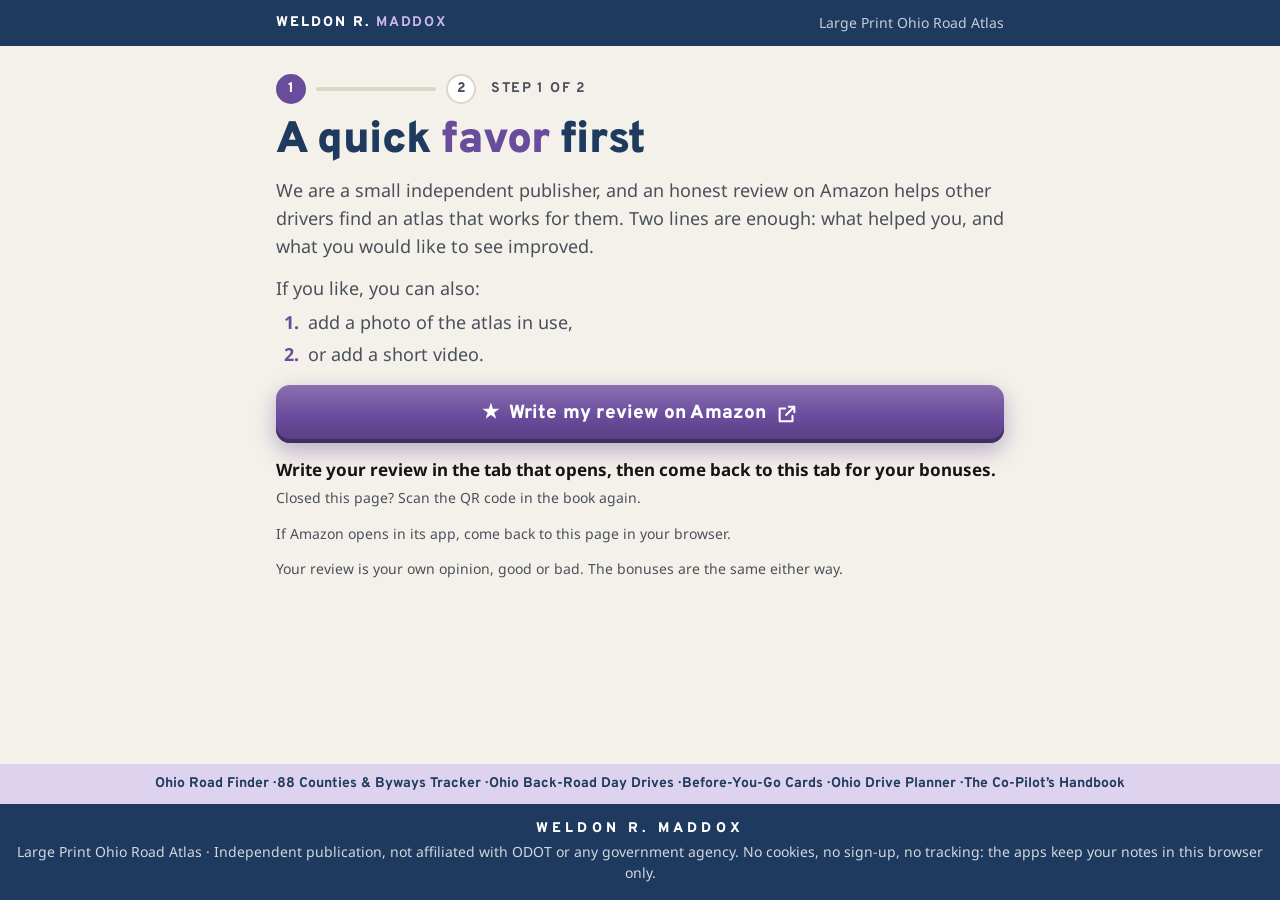
<file: review.html>
<!doctype html><html lang="en"><head><meta charset="utf-8"><meta name="viewport" content="width=device-width,initial-scale=1">
<title>Step 1 · Bonus materials</title><meta name="description" content="Bonus materials for the book Large Print Ohio Road Atlas by Weldon R. Maddox.">
<meta property="og:title" content="Large Print Ohio Road Atlas: bonus materials"><meta property="og:url" content="https://weldonmaddox.github.io/ohio/review.html"><meta property="og:image" content="https://weldonmaddox.github.io/ohio/img/bonus-extras.png">
<link rel="icon" href="data:image/svg+xml,%3Csvg xmlns='http://www.w3.org/2000/svg' viewBox='0 0 32 32'%3E%3Cpath d='M16 2l12 7v14l-12 7-12-7V9z' fill='%236A4C9C'/%3E%3C/svg%3E">
<link rel="stylesheet" href="style.css"></head><body>
<div class="topbar"><div class="in"><span class="brand">Weldon R. <b>Maddox</b></span><span class="book">Large Print Ohio Road Atlas</span></div></div>
<main><div class="steps"><span class="dot on">1</span><span class="bar"></span><span class="dot">2</span><span class="step-label">&nbsp;Step 1 of 2</span></div>
<h1>A quick <em>favor</em> first</h1>
<p class="lead">We are a small independent publisher, and an honest review on Amazon helps other drivers find an atlas that works for them. Two lines are enough: what helped you, and what you would like to see improved.</p>
<p class="lead" style="margin-bottom:6px">If you like, you can also:</p>
<ol class="extras-list"><li>add a photo of the atlas in use,</li><li>or add a short video.</li></ol>
<!-- REVIEW LINK: filled from site.json (asin or amazon_review_url) once the book is live -->
<a class="btn shine" id="review" href="https://www.amazon.com/review/create-review?asin=ASIN-PLACEHOLDER" target="_blank" rel="noopener"><span class="star">★</span> Write my review on Amazon <svg viewBox="0 0 24 24"><path d="M14 4h6v6M20 4l-9 9M18 14v6H4V6h6"/></svg></a>
<p class="next"><b>Write your review in the tab that opens, then come back to this tab for your bonuses.</b></p>
<p class="mute small">Closed this page? Scan the QR code in the book again.</p>
<p class="mute small">If Amazon opens in its app, come back to this page in your browser.</p>
<div class="reveal" id="after">
<div class="panel" style="margin-top:6px">
<p style="margin-bottom:4px"><b>Done?</b> Come back here once your review is posted.</p>
<a class="btn" href="bonus.html" id="done">I've left my review <svg viewBox="0 0 24 24"><path d="M5 12h14M13 6l6 6-6 6"/></svg></a>
</div>
</div>
<p class="mute">Your review is your own opinion, good or bad. The bonuses are the same either way.</p>

</main>
<div class="strip">Ohio Road Finder · 88 Counties &amp; Byways Tracker · Ohio Back-Road Day Drives · Before-You-Go Cards · Ohio Drive Planner · The Co-Pilot’s Handbook</div>
<footer><span class="who">WELDON R. MADDOX</span>Large Print Ohio Road Atlas · Independent publication, not affiliated with ODOT or any government agency. No cookies, no sign-up, no tracking: the apps keep your notes in this browser only.</footer>
<script>
(function(){var K='maddox_ohio_review_clicked',a=document.getElementById('after');
function show(){a.className='reveal show'}
try{if(localStorage.getItem(K)==='1')show()}catch(e){}
document.getElementById('review').addEventListener('click',function(){try{localStorage.setItem(K,'1')}catch(e){}setTimeout(show,1200)});
var m=document.getElementById('mail');if(m){var e=m.getAttribute('data-u')+String.fromCharCode(64)+m.getAttribute('data-d');var l=document.createElement('a');l.href='mailto:'+e;l.textContent=e;m.appendChild(l)}
document.getElementById('done').addEventListener('click',function(){try{localStorage.setItem('maddox_ohio_unlocked','1')}catch(e){}});
})();
</script></body></html>
</file>
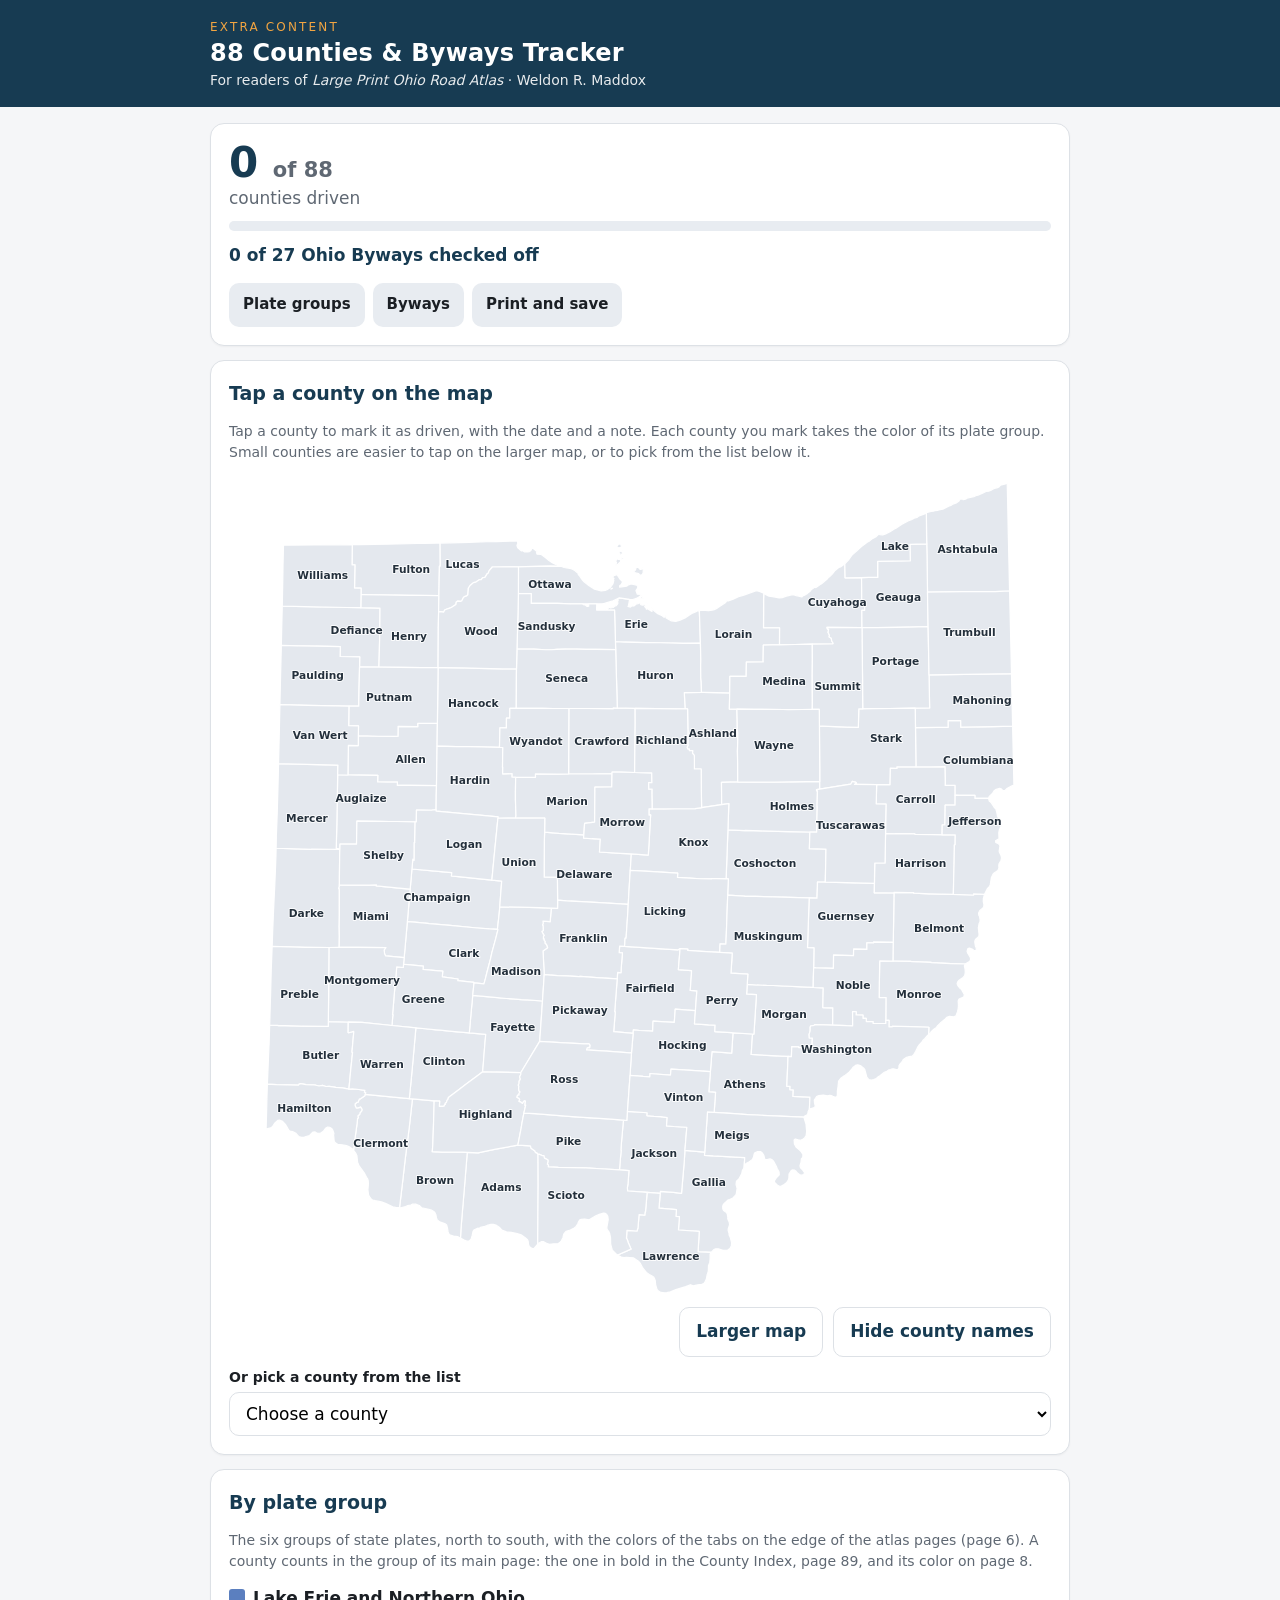
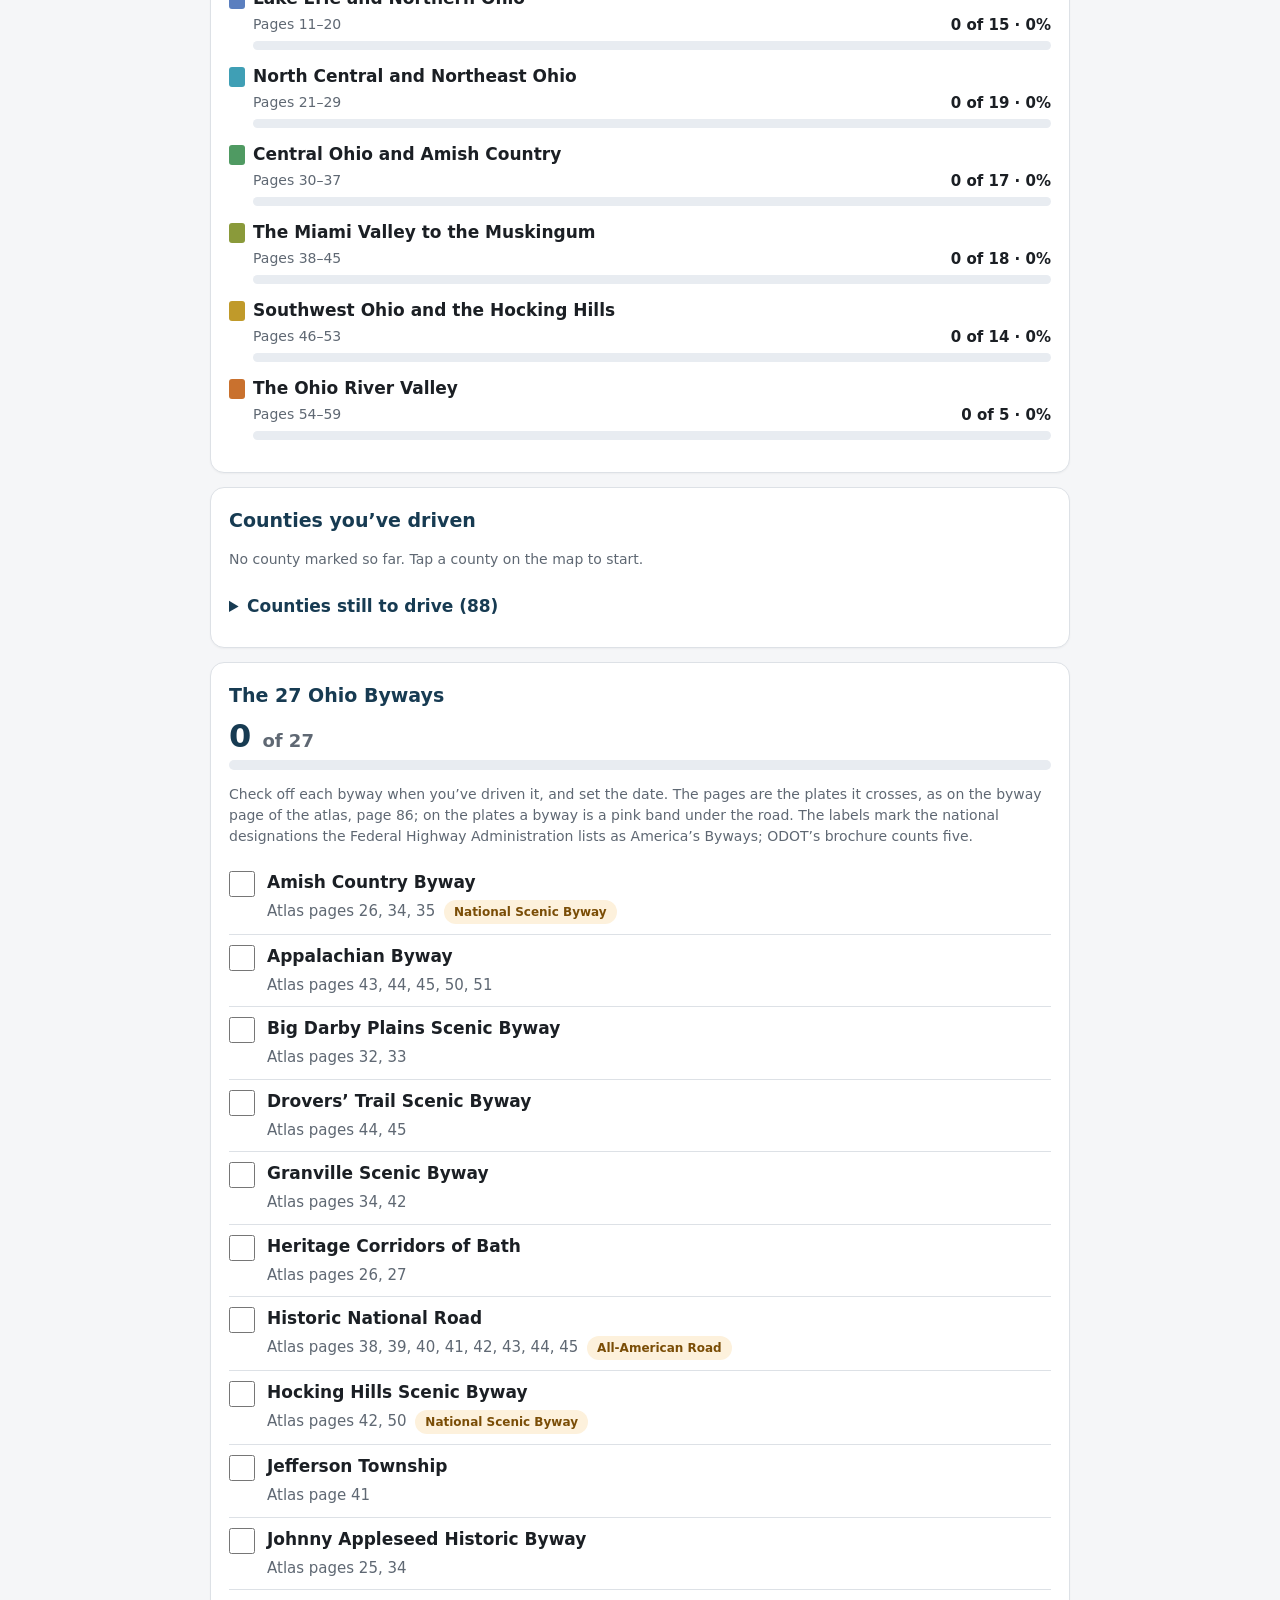
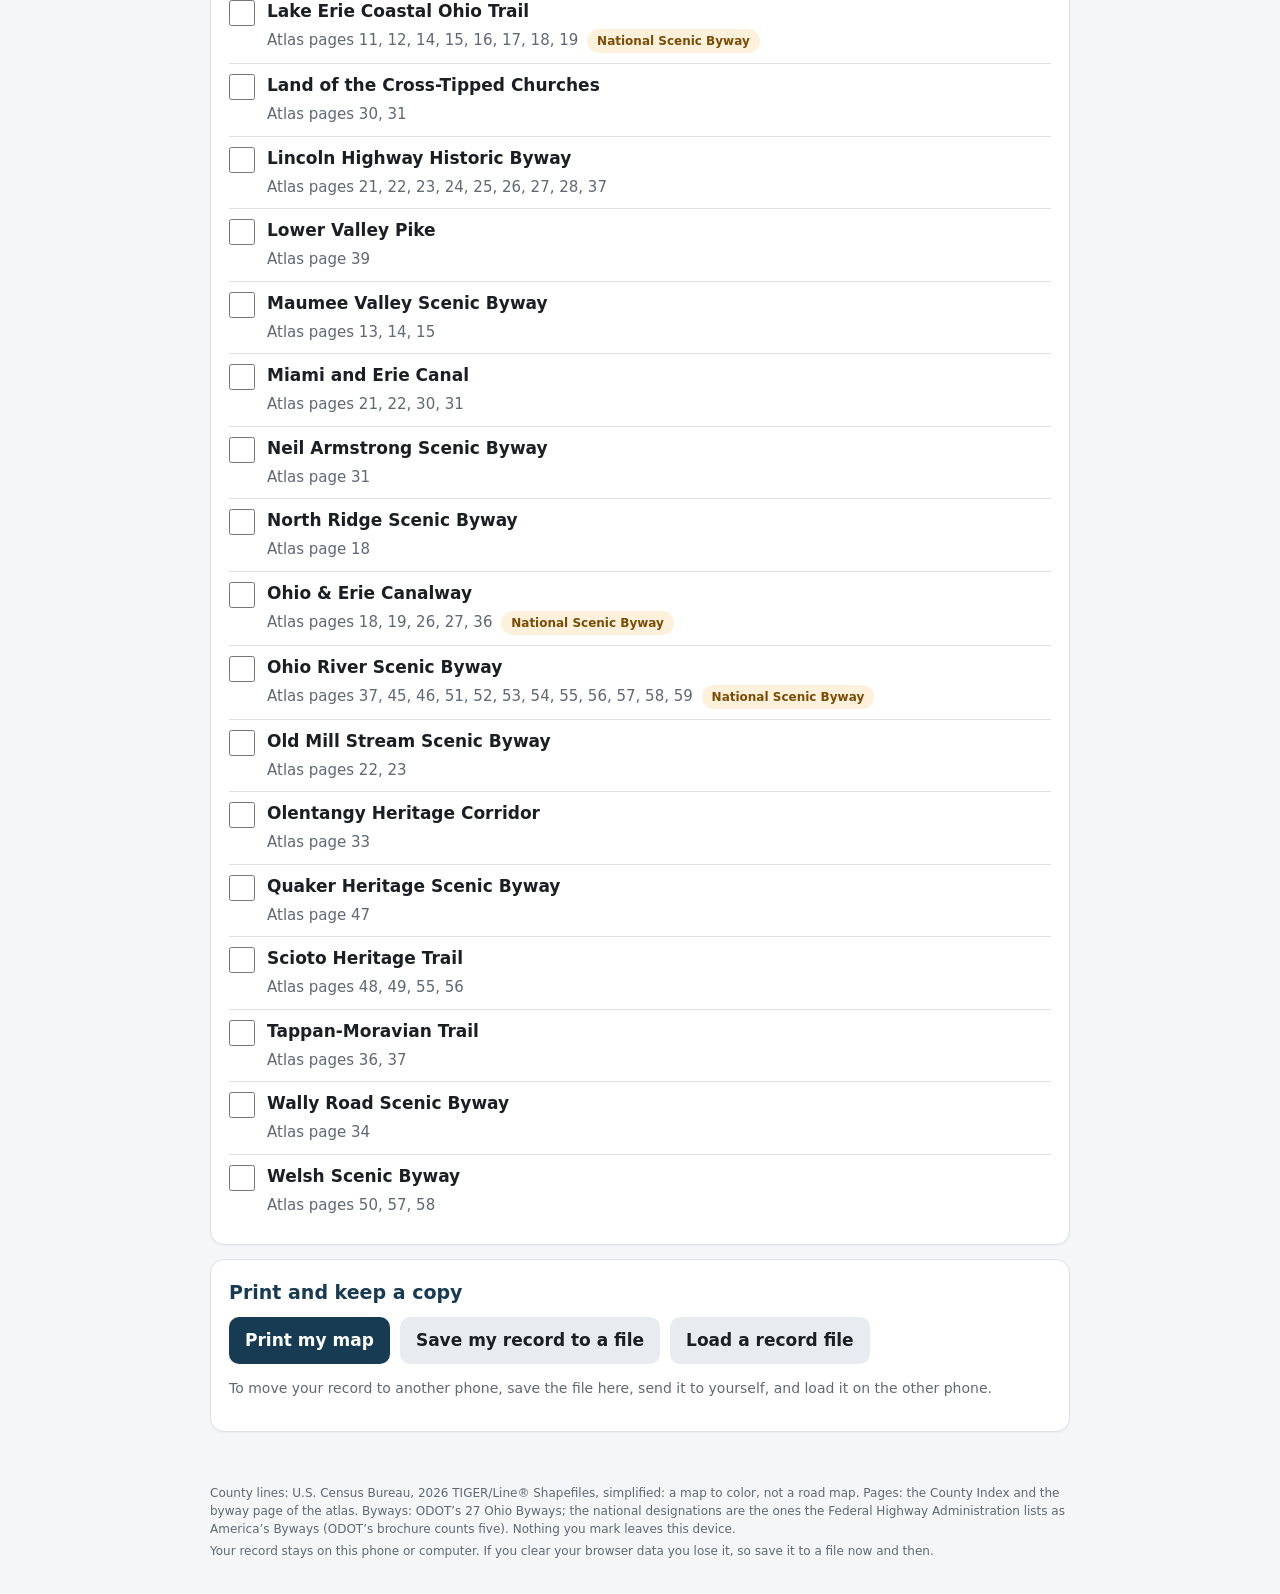
<file: bonus/13-bonus-2-88-counties-byways-tracker.html>
<!doctype html>
<html lang="en"><head><meta charset="utf-8"><meta name="viewport" content="width=device-width, initial-scale=1">
<title>App</title>
<style>
:root { --acc: #1f3a5f; --sec: #e9b949; --ok: #1e7d4f; --ko: #b3261e; --bg: #f5f6f8; --card: #ffffff;
  --ink: #1b1f24; --muted: #5f6873; --line: #dde1e6; --r: 14px; }
* { box-sizing: border-box; }
html, body { margin: 0; padding: 0; }
body { background: var(--bg); color: var(--ink); font: 16px/1.5 system-ui, -apple-system, "Segoe UI", Roboto, Arial, sans-serif;
  -webkit-text-size-adjust: 100%; }
header.app { background: var(--acc); color: #fff; padding: 18px 16px 16px; }
header.app .in, main .in, footer.app .in { max-width: 860px; margin: 0 auto; }
header.app .et { font-size: 12px; letter-spacing: .18em; text-transform: uppercase; color: var(--sec); }
header.app h1 { margin: 4px 0 2px; font-size: 24px; line-height: 1.15; }
header.app .sub { opacity: .9; font-size: 14px; }
main { padding: 16px; }
.card { background: var(--card); border: 1px solid var(--line); border-radius: var(--r); padding: 18px; margin: 0 0 14px;
  box-shadow: 0 1px 2px rgba(0,0,0,.04); }
h2 { font-size: 19px; margin: 0 0 10px; color: var(--acc); }
h3 { font-size: 16px; margin: 14px 0 6px; }
.muted { color: var(--muted); font-size: 14px; }
.row { display: flex; gap: 10px; flex-wrap: wrap; align-items: center; }
.grow { flex: 1 1 auto; }
button, .btn { font: inherit; border: 0; border-radius: 10px; padding: 11px 16px; cursor: pointer; background: var(--acc);
  color: #fff; font-weight: 600; min-height: 44px; }
button.sec, .btn.sec { background: #e8ecf1; color: var(--ink); }
button.ghost { background: transparent; color: var(--acc); border: 1px solid var(--line); }
button:disabled { opacity: .45; cursor: not-allowed; }
button:focus-visible, input:focus-visible, select:focus-visible { outline: 3px solid var(--sec); outline-offset: 2px; }
input[type=text], input[type=number], input[type=date], select, textarea { font: inherit; padding: 10px 12px;
  border: 1px solid var(--line); border-radius: 10px; background: #fff; min-height: 44px; width: 100%; }
label.lab { display: block; font-weight: 600; margin: 10px 0 4px; font-size: 14px; }
.pill { display: inline-block; padding: 3px 10px; border-radius: 999px; background: #eef2f7; color: var(--acc);
  font-size: 12px; font-weight: 600; }
.bar { height: 10px; background: #e8ecf1; border-radius: 999px; overflow: hidden; }
.bar > span { display: block; height: 100%; background: var(--ok); width: 0; transition: width .3s; }
.ok { color: var(--ok); } .ko { color: var(--ko); }
table.t { width: 100%; border-collapse: collapse; font-size: 14px; }
table.t th { text-align: left; background: #eef2f7; padding: 8px; }
table.t td { padding: 8px; border-bottom: 1px solid var(--line); vertical-align: top; }
footer.app { padding: 18px 16px 30px; color: var(--muted); font-size: 12px; }
footer.app p { margin: 4px 0; }
.nascosto { display: none !important; }
.modale { position: fixed; inset: 0; background: rgba(10,15,25,.55); display: flex; align-items: center;
  justify-content: center; padding: 16px; z-index: 50; }
.modale .card { max-width: 440px; width: 100%; }
#porta { min-height: 60vh; display: flex; align-items: center; justify-content: center; }
#porta .card { max-width: 420px; width: 100%; }
@media (max-width: 520px) { header.app h1 { font-size: 21px; } main { padding: 12px; } .card { padding: 14px; } }
@media print { header.app, footer.app, button { display: none !important; } body { background: #fff; } .card { border: 0; box-shadow: none; } }

header.app h1 { font-family: "Overpass", system-ui, sans-serif; letter-spacing: .01em; }
body { font-size: 17px; }
.numero { font-size: 42px; font-weight: 800; line-height: 1; color: var(--acc); }
.numero .di { font-size: 21px; font-weight: 600; color: var(--muted); }
.numero.piccolo { font-size: 32px; margin: 2px 0 8px; }
.numero.piccolo .di { font-size: 18px; }
.conto-testo { font-size: 17px; color: var(--muted); margin: 2px 0 10px; }
.conto-byways { margin: 12px 0 0; font-weight: 600; color: var(--acc); }
.salti { display: flex; flex-wrap: wrap; gap: 8px; margin-top: 14px; }
.salti a.btn { text-decoration: none; display: inline-flex; align-items: center; padding: 9px 14px; font-size: 15px; }
#mappa_box { width: 100%; max-width: 760px; margin: 6px auto 4px; }
#mappa_box.grande { max-width: none; height: 72vh; overflow: auto; border: 1px solid var(--line); border-radius: 10px;
  -webkit-overflow-scrolling: touch; overscroll-behavior: contain; }
#mappa_box.grande #mappa { width: 240%; max-width: 1500px; }
#mappa { width: 100%; height: auto; display: block; touch-action: manipulation; }
#mappa path.contea:focus { outline: none; stroke: #111; stroke-width: 3.2; }
#mappa_esito { margin: 8px 0 0; font-weight: 600; color: var(--ok); }
#mappa path.contea { fill: #e4e8ee; stroke: #ffffff; stroke-width: 1.6; stroke-linejoin: round; cursor: pointer; }
#mappa path.contea:hover { fill: #cfd6df; }
#mappa path.contea.fatta:hover { filter: brightness(1.08); }
#mappa path.contea.scelta { stroke: #111; stroke-width: 3.2; }
#mappa text.nome { display: none; font: 600 14px system-ui, -apple-system, "Segoe UI", Roboto, Arial, sans-serif; fill: #24303c;
  text-anchor: middle; dominant-baseline: central; pointer-events: none; paint-order: stroke; stroke: rgba(255,255,255,.85);
  stroke-width: 2.6px; stroke-linejoin: round; }
#mappa.con-nomi text.nome { display: inline; }
.mappa-sotto { justify-content: flex-end; margin-top: 8px; }
.conto-salva { margin: 10px 0 0; font-size: 15px; color: var(--muted); }
.conto-salva a { color: var(--acc); font-weight: 700; }
.data-mancante { color: var(--muted); font-style: italic; }
#elenco td:nth-child(2) { white-space: nowrap; }
.mancano { margin-top: 14px; }
.mancano summary { cursor: pointer; font-weight: 600; color: var(--acc); padding: 10px 0; }
.mancano #mancano_lista { list-style: none; padding: 0; margin: 6px 0 0; }
.mancano .mancano-gruppo { margin: 10px 0 4px; }
.mancano .mancano-gruppo .tab { width: 12px; height: 15px; border-radius: 2px; display: inline-block; margin-right: 8px; vertical-align: -2px; }
.mancano .mancano-gruppo ul { columns: 2; column-gap: 24px; padding-left: 20px; margin: 4px 0 0; font-size: 15px; }
.mancano .mancano-gruppo ul li { break-inside: avoid; margin: 0 0 4px; }
.mancano a { color: var(--acc); font-weight: 600; }
.by-leggi { margin-left: 10px; font-size: 15px; color: var(--ok); font-weight: 600; }
.stampa-legenda { display: none; }
.scheda-pagine { font-size: 18px; font-weight: 600; margin: 6px 0 2px; }
.pill.si { background: #e3f2ea; color: var(--ok); }
.gruppo { margin: 12px 0 14px; }
.gruppo .gr-testa { display: flex; gap: 8px; align-items: center; }
.gruppo .gr-sotto { display: flex; justify-content: space-between; gap: 8px; margin: 2px 0 0 24px; font-size: 15px; }
.gruppo .tab { width: 16px; height: 20px; border-radius: 3px; display: inline-block; flex: 0 0 auto; }
.gruppo .gr-n { font-size: 15px; font-weight: 700; white-space: nowrap; }
.gruppo .bar { margin: 5px 0 0 24px; height: 9px; }
.byway { border-top: 1px solid var(--line); padding: 10px 0 10px; }
.byway:first-child { border-top: 0; }
.byway .by-testa { display: flex; gap: 12px; align-items: flex-start; cursor: pointer; font-weight: 600; font-size: 17px; line-height: 1.35; }
.byway .by-testa input { width: 26px; height: 26px; margin: 0; flex: 0 0 auto; accent-color: var(--ok); cursor: pointer; }
.byway .by-sotto { margin: 3px 0 0 38px; font-size: 15px; color: var(--muted); }
.byway .pill.naz { background: #fdf1dc; color: #7a4d06; margin-left: 4px; }
.byway .by-data { margin: 4px 0 0 38px; }
.byway .by-data .riga-data { display: flex; align-items: center; flex-wrap: wrap; gap: 4px; }
.byway .by-data input { max-width: 220px; }
.byway .by-data .lab { margin-top: 6px; }
.byway.fatta .by-nome { color: var(--ok); }
#byways_barra { background: var(--ok); }
label.btn { display: inline-flex; align-items: center; }
.solo-stampa { display: none; }
.file-nascosto { position: absolute; width: 1px; height: 1px; opacity: 0; pointer-events: none; }
#elenco td a { color: var(--acc); font-weight: 600; }
.nota-mob { display: none; font-size: 13px; color: var(--muted); }
@media (max-width: 520px) {
  #elenco th:nth-child(3), #elenco td:nth-child(3) { display: none; }
  .nota-mob { display: block; }
  .numero { font-size: 36px; }
  .salti a.btn { font-size: 14px; padding: 8px 11px; }
  .mancano .mancano-gruppo ul { columns: 2; column-gap: 14px; font-size: 14px; }
}
@media print {
  @page { size: letter; margin: 0.5in; }
  body { font-size: 12pt; }
  main { padding: 0; }
  .solo-stampa { display: block !important; }
  #stampa_testa h1 { font-size: 24pt; margin: 0 0 4px; color: #173B52; }
  #stampa_data { font-size: 13pt; margin: 0 0 8px; }
  #scheda, #strumenti, #conto, #mappa_titolo, #mappa_aiuto, #scegli, #scegli_lab, .mappa-sotto, #gruppi_aiuto, #byways_aiuto,
  label.btn, .salti, .by-data .lab, .by-data input, .mancano, #mappa_esito { display: none !important; }
  .stampa-legenda { display: flex !important; flex-wrap: wrap; gap: 6px 18px; margin: 8px 0 0; font-size: 10.5pt; }
  .stampa-legenda span.tab { display: inline-block; width: 12px; height: 14px; border-radius: 2px; margin-right: 6px; vertical-align: -2px; }
  .card { padding: 0; margin: 0 0 10px; }
  #mappa_box, #mappa_box.grande { max-width: 7.2in; height: auto; overflow: visible; border: 0; }
  #mappa_box.grande #mappa { width: 100%; }
  .by-leggi { margin-left: 0; }
  #mappa path.contea { stroke: #fff; stroke-width: 1.2; }
  #mappa path.contea:not(.fatta) { fill: #e9ecf0 !important; }
  #mappa path.contea.scelta { stroke: #fff; stroke-width: 1.2; }
  #mappa text.nome { display: inline !important; font-size: 15.5px; }
  * { -webkit-print-color-adjust: exact; print-color-adjust: exact; }
  .card { break-inside: avoid; }
  #gruppi_card { break-before: page; }
  #elenco_card, #byways_card { break-inside: auto; }
  #byways_card { break-before: page; }
  .byway { break-inside: avoid; padding: 5px 0; }
}

</style></head>
<body>
<header class="app"><div class="in"><div class="et"></div><h1></h1><div class="sub"></div></div></header>
<main><div class="in">
<!-- Fatti: 88 contee = TIGER/Line 2026 e County Index del libro (P02: «88 county engineer»); 27 Ohio Byways = P21 (ODOT);
     le designazioni nazionali (5 National Scenic Byways + 1 All-American Road) = P22 (FHWA), il «cinque» dell'opuscolo ODOT
     dichiarato nel piè di pagina come fa la pagina delle fonti del libro. Le pagine: dal piano e dalle pagine del libro (bonus_tracker_dati.py). -->
<section class="solo-stampa" id="stampa_testa"><h1>My Ohio Counties and Byways</h1><p id="stampa_data"></p></section>

<section class="card" id="conto">
  <div class="numero"><span id="conta">0</span> <span class="di">of 88</span></div>
  <div class="conto-testo" id="conta_testo">counties driven</div>
  <div class="bar"><span id="barra"></span></div>
  <p class="conto-byways" id="conto_byways"></p>
  <p class="conto-salva nascosto" id="conto_salva">Some marks are not in a saved file. <a href="#strumenti" id="conto_salva_link">Save a copy</a></p>
  <nav class="salti" aria-label="Sections">
    <a href="#gruppi_card" class="btn sec">Plate groups</a>
    <a href="#byways_card" class="btn sec">Byways</a>
    <a href="#strumenti" class="btn sec">Print and save</a>
  </nav>
</section>

<section class="card" id="mappa_card">
  <h2 id="mappa_titolo">Tap a county on the map</h2>
  <p class="muted" id="mappa_aiuto">Tap a county to mark it as driven, with the date and a note. Each county you mark takes the color of its plate group. Small counties are easier to tap on the larger map, or to pick from the list below it.</p>
  <div id="mappa_box"><svg id="mappa" role="group" aria-label="Map of the 88 Ohio counties"></svg></div>
  <div class="stampa-legenda" id="stampa_legenda"></div>
  <p id="mappa_esito" class="nascosto" aria-live="polite"></p>
  <div class="row mappa-sotto">
    <button id="grande" class="ghost" type="button" aria-pressed="false">Larger map</button>
    <button id="nomi" class="ghost" type="button" aria-pressed="false">Show county names</button>
  </div>
  <label class="lab" for="scegli" id="scegli_lab">Or pick a county from the list</label>
  <select id="scegli"></select>
</section>

<section class="card nascosto" id="scheda" aria-live="polite">
  <div class="row"><h2 class="grow" id="scheda_nome"></h2><span class="pill" id="scheda_stato"></span></div>
  <p class="scheda-pagine" id="scheda_pagine"></p>
  <p class="muted" id="scheda_gruppo"></p>
  <label class="lab" for="data" id="data_lab">Date you drove it</label>
  <input id="data" type="date">
  <label class="lab" for="nota" id="nota_lab">Note (optional)</label>
  <textarea id="nota" rows="3" maxlength="300"></textarea>
  <div class="row" style="margin-top:12px">
    <button id="segna" type="button">Mark as driven</button>
    <button id="togli" class="sec nascosto" type="button">Unmark</button>
    <button id="torna" class="ghost" type="button">Back to the map</button>
    <button id="chiudi" class="ghost" type="button">Close</button>
  </div>
</section>

<section class="card" id="gruppi_card">
  <h2 id="gruppi_titolo">By plate group</h2>
  <p class="muted" id="gruppi_aiuto" data-pagine>The six groups of state plates, north to south, with the colors of the tabs on the edge of the atlas pages (page {p_tavole}). A county counts in the group of its main page: the one in bold in the County Index, page {p_indice}, and its color on page {p_contee}.</p>
  <div id="gruppi"></div>
</section>

<section class="card" id="elenco_card">
  <h2 id="elenco_titolo">Counties you’ve driven</h2>
  <p class="muted" id="elenco_vuoto">No county marked so far. Tap a county on the map to start.</p>
  <table class="t nascosto" id="elenco"><thead><tr><th id="th_contea">County</th><th id="th_data">Date</th><th id="th_nota">Note</th><th id="th_pagine">Pages</th></tr></thead><tbody></tbody></table>
  <details class="mancano" id="mancano"><summary id="mancano_titolo">Counties still to drive</summary><ul id="mancano_lista"></ul></details>
</section>

<section class="card" id="byways_card">
  <h2 id="byways_titolo">The 27 Ohio Byways</h2>
  <div class="numero piccolo"><span id="byways_conta">0</span> <span class="di" id="byways_conto">of 27</span></div>
  <div class="bar"><span id="byways_barra"></span></div>
  <p class="muted" id="byways_aiuto" data-pagine>Check off each byway when you’ve driven it, and set the date. The pages are the plates it crosses, as on the byway page of the atlas, page {p_byways}; on the plates a byway is a pink band under the road. The labels mark the national designations the Federal Highway Administration lists as America’s Byways; ODOT’s brochure counts five.</p>
  <div id="byways"></div>
</section>

<section class="card" id="strumenti">
  <h2 id="strumenti_titolo">Print and keep a copy</h2>
  <div class="row">
    <button id="stampa" type="button">Print my map</button>
    <button id="salva" class="sec" type="button">Save my record to a file</button>
    <label class="btn sec" for="carica" id="carica_lab">Load a record file</label>
    <input id="carica" type="file" accept=".json,application/json" class="file-nascosto">
  </div>
  <p class="muted" id="strumenti_aiuto">To move your record to another phone, save the file here, send it to yourself, and load it on the other phone.</p>
  <p id="carica_esito" class="nascosto"></p>
</section>

</div></main>
<footer class="app"><div class="in"></div></footer>
<script>
const CONFIG = {"titolo": "88 Counties & Byways Tracker", "testi": {"etichetta": "Extra content", "per_lettori": "For readers of", "memoria": "Your record stays on this phone or computer. If you clear your browser data you lose it, so save it to a file now and then."}, "avvertenza": "County lines: U.S. Census Bureau, 2026 TIGER/Line® Shapefiles, simplified: a map to color, not a road map. Pages: the County Index and the byway page of the atlas. Byways: ODOT’s 27 Ohio Byways; the national designations are the ones the Federal Highway Administration lists as America’s Byways (ODOT’s brochure counts five). Nothing you mark leaves this device.", "id": "large-print-ohio-road-at-b2", "lingua": "en", "libro": "Large Print Ohio Road Atlas", "autore": "Weldon R. Maddox", "colori": {"accento": "#173B52", "secondo": "#F2A541"}, "codice_impronta": null};
const DATI = {"fonte": "County lines: U.S. Census Bureau, 2026 TIGER/Line® Shapefiles, simplified. Pages: the County Index and the byway page of the atlas.", "vista": [1000.0, 1081.5], "pagine_libro": {"stato": [11, 59], "mappa_tavole": 6, "contee": 8, "byways": 86, "indice_contee": 89}, "gruppi": [{"nome": "Lake Erie and Northern Ohio", "sotto": "Toledo, Sandusky, Cleveland and Ashtabula", "colore": "#5b7fbf", "pagine": "11–20"}, {"nome": "North Central and Northeast Ohio", "sotto": "Findlay, Mansfield, Akron, Canton and Youngstown", "colore": "#3f9fb5", "pagine": "21–29"}, {"nome": "Central Ohio and Amish Country", "sotto": "Sidney, Marion, Delaware, Millersburg and Steubenville", "colore": "#4f9a62", "pagine": "30–37"}, {"nome": "The Miami Valley to the Muskingum", "sotto": "Dayton, Springfield, Columbus, Newark and Zanesville", "colore": "#8a9a3a", "pagine": "38–45"}, {"nome": "Southwest Ohio and the Hocking Hills", "sotto": "Cincinnati, Chillicothe, Athens and Marietta", "colore": "#c09a2a", "pagine": "46–53"}, {"nome": "The Ohio River Valley", "sotto": "Georgetown, Portsmouth, Ironton and Gallipolis", "colore": "#c9712e", "pagine": "54–59"}], "contee": [{"nome": "Adams", "d": "M339.3,879.1 355.8,880.2 356.7,883.1 361.8,886.9 362.4,888.6 364.8,889.7 365.8,891.1 365.9,903.5 366,931.6 365.8,957.6 365.4,1005.2 365.5,1008.9 364.9,1010.2 360.6,1014.9 359.2,1015.4 356.6,1014.4 354.4,1012.4 353.3,1009.8 352.8,1005.3 351.6,1003.1 348.6,1000.6 343.5,997.2 338.4,995.4 330.6,993.9 324.3,993.3 318.3,991 314.8,987.1 310.4,984.3 306.9,983.3 303.9,983.5 298.9,984.8 295.8,986.1 290,987.4 288,988.7 286.4,988.4 282,990.4 280.3,992.6 279.3,997.6 277.9,1002.5 275.5,1005 272.2,1005.5 268.6,1004.1 263.8,1001.5 264.4,989.9 266.1,968.8 269.1,933.6 272.2,895 272.7,888.7 287,889.3 291.4,888.3 310.2,884.4Z", "g": 5, "pp": 55, "p": [48, 55], "lx": 317.5, "ly": 935.0}, {"nome": "Allen", "d": "M233.4,324.3 233,354.2 232.6,381.1 232.2,406.2 197.8,405.8 180.7,405.8 180.8,401.4 167.8,401.4 154.8,401.2 155,392.6 128.7,392.2 128.7,392.3 115.7,392.1 116.3,353.2 129.3,353.4 129.4,340.7 140.8,340.7 155.5,341.1 176.8,341.3 181.5,341.1 181.7,328.1 207.5,328.5 207.5,324.1Z", "g": 1, "pp": 22, "p": [21, 22, 31], "lx": 198.2, "ly": 371.3}, {"nome": "Ashland", "d": "M607.5,431.2 581.1,435.1 580.7,414.3 580.5,384.2 571.6,384.1 571.6,371.8 571.5,366.2 569.1,363.6 569.3,360 565,360 564.9,358.1 562.9,358.1 562,355.5 563,353.7 563.1,332.2 563,332.2 562.6,305.2 559.3,305.2 558.3,283.7 580.9,283.5 583.1,283.5 600.4,283.8 618,284.1 617.6,305.3 627.5,305.4 627.9,321.5 628,332.3 628.6,336.7 628.6,347.3 628.2,361 628.5,377.5 628.6,401.4 620,401.6 607.2,401.7Z", "g": 1, "pp": 25, "p": [25, 26, 34], "lx": 595.9, "ly": 338.0}, {"nome": "Ashtabula", "d": "M986.3,150 967.3,150.7 924.3,150.9 878.3,151.4 877.6,101 877.3,88.1 877.1,79.2 876.8,46.9 882.8,45.4 886,45 887.7,44.2 891.4,44 893.1,43.3 898.5,42.3 906.2,38.3 909.9,37 911.7,35.6 916.1,34.2 919.7,31.5 921,29.1 925.2,28.8 925.2,29.9 928.2,29.3 931.5,27.4 939.2,26 943.2,24.1 944.8,23.8 951.3,21 955.2,19 958.8,18.6 962.9,16.9 966.1,15 969.4,14.3 972.4,13 974.4,10.8 979.7,9.4 983.2,8 983.6,25.3 984.6,74.8Z", "g": 0, "pp": 20, "p": [12, 20], "lx": 931.3, "ly": 95.1}, {"nome": "Athens", "d": "M694.8,762.4 693.2,801.7 697.5,801.9 697.3,806.2 701.7,806.4 701.3,815.1 723.6,815.9 722.9,831.7 721.3,834.8 720.9,837.6 719.6,839.4 717.3,840.4 715.9,842.3 706.4,842 659.6,839.8 641.4,838.9 623.9,837.8 597.6,836 599.4,809.6 590.6,809 592.6,782.5 594.7,756.2 620.6,758.1 622.4,731.3 648.1,732.9 646.3,759.8 672.9,761.3Z", "g": 4, "pp": 51, "p": [43, 50, 51], "lx": 637.9, "ly": 798.7}, {"nome": "Auglaize", "d": "M231.7,437.6 225.3,438.5 205.9,438.3 205.7,453.7 203.8,453.7 180,453.3 170.6,453.3 154.4,453.1 127.5,452.9 127,483.1 118.3,483.2 105.3,482.9 105.1,490 100.3,488.7 101.1,456.9 101.7,422.4 102.2,391.8 115.7,392.1 128.7,392.3 128.7,392.2 155,392.6 154.8,401.2 167.8,401.4 180.8,401.4 180.7,405.8 197.8,405.8 232.2,406.2 231.9,419Z", "g": 2, "pp": 31, "p": [21, 22, 30, 31], "lx": 133.0, "ly": 422.6}, {"nome": "Belmont", "d": "M834.2,547.3 834.2,546.6 853.7,546.8 860.1,546.7 860.1,547.6 881,548.4 912.3,549.2 938.9,550 938.9,548.6 953.3,549.1 951.8,554.6 951.7,558.6 952.6,562.9 952.2,565.7 951.3,567 947.2,570.3 945.5,573.7 945.8,576.5 946.8,578.3 947.5,582.8 947.3,585.2 946.2,587.5 945.2,593.3 946.1,601.3 945.9,604.6 942.4,607.5 940.8,609.8 940.5,612 941.3,617 942.3,619.3 942.6,621.7 941.7,623.1 939.2,622.7 936.9,621 933.5,620 931.4,620.5 930.4,624.2 931.4,626.9 934.3,631.5 935,634.1 934.4,636.6 932.9,638 928,640.8 909.1,640.3 883.2,639.1 883.2,638.6 858,637.8 856.2,637.4 832.8,637.1 833,622.8 833.2,612.3 833.7,585.3Z", "g": 3, "pp": 45, "p": [36, 37, 44, 45], "lx": 893.5, "ly": 594.2}, {"nome": "Brown", "d": "M200.6,818.3 229.2,820.8 228.3,851.9 227.4,877.6 226.7,887.8 239.5,888.3 254.9,888.4 265.3,888.3 272.7,888.7 272.2,895 269.1,933.6 266.1,968.8 264.4,989.9 263.8,1001.5 261.9,1000.9 260.2,999.4 254.7,998.8 250.4,997.6 248.7,996.5 247.5,993.3 246.7,988.5 245.6,984.3 243.8,982.7 236.4,980.1 233,977.3 232.3,975.4 231.4,970.6 230,967.8 228.6,966.4 225.4,964.6 222,963.5 212.6,961.5 209.6,958.5 204.7,956.8 201,956.8 198.4,957.9 194.4,958.8 191.6,959.9 185.5,961.5 183.6,961.3 187.7,927 191.1,897.3 196.5,854.9Z", "g": 5, "pp": 54, "p": [47, 48, 54, 55], "lx": 230.3, "ly": 926.3}, {"nome": "Butler", "d": "M89.9,716.2 91.1,716.5 116.1,717.1 116.1,717.2 116,730.8 116.9,731.3 123.2,729.5 123.4,729.9 121,756.7 121.8,757 119.2,781.9 117,805.4 108.3,803.7 99.7,803.2 91.2,801.7 86.7,802 82.2,800.6 77.8,801.3 73.5,800.3 68.9,799.7 60.6,799.4 53.3,798.2 51.1,799.1 50.6,800.2 35.8,799.9 21.9,799.5 15.1,799.1 9.7,799.1 10.7,774.9 11.8,748.1 11.9,747.7 12.7,721.3 23,721.6 24.6,721.9 32.8,721.9 55.2,722.4 85.5,722.9 89.9,722.8Z", "g": 4, "pp": 46, "p": [38, 46], "lx": 79.9, "ly": 761.7}, {"nome": "Carroll", "d": "M914.7,418.6 914.6,431.7 901.6,431.7 901.2,457.9 897.7,457.8 897.5,470.8 884.4,470.6 861.6,470.1 861.6,469.6 836.1,469.2 836.1,469.7 823.1,469.3 823.3,449.6 823.7,430.3 810.8,430 811.4,404.8 811.4,404.7 828.7,404.8 829.3,383.2 837.9,383.4 838,381.4 863.1,381.4 883.6,381.3 901.5,381 901.8,397.8 901.8,405.8 914.7,405.8Z", "g": 2, "pp": 36, "p": [27, 28, 36, 37], "lx": 862.8, "ly": 424.3}, {"nome": "Champaign", "d": "M305.1,530.4 318,531.7 316.5,551.7 315.5,565.5 314.9,572.8 312.4,595.3 301.9,594.7 285.8,593.4 250,590 222.6,587.6 220.5,587.3 202.9,585.6 193.9,585 195.7,563.8 197.6,542.4 199.9,515.8 230.7,518.7 252.3,520.6 251.9,525 260.9,525.8Z", "g": 2, "pp": 31, "p": [31, 32, 39, 40], "lx": 232.9, "ly": 553.9}, {"nome": "Clark", "d": "M281.6,665.5 281.5,664.9 260.2,662.7 260.5,660.5 239.9,657.6 240.5,650.2 231.4,649.4 214.5,648 214.9,643.6 194.5,641.7 188.9,641.1 189.7,632.5 193.9,585 202.9,585.6 220.5,587.3 222.6,587.6 250,590 285.8,593.4 301.9,594.7 312.4,595.3 313.1,595.6 309.9,608.5 305.1,625.9 303.2,634.5 298.5,652.3 296.6,660.1 294.7,666.9Z", "g": 3, "pp": 40, "p": [39, 40], "lx": 268.3, "ly": 626.7}, {"nome": "Clermont", "d": "M196.5,817.9 200.6,818.3 196.5,854.9 191.1,897.3 187.7,927 183.6,961.3 179.4,961.4 174.6,960.2 165,955.7 159.7,953.8 151.7,952.2 148.2,951.3 146.6,950.3 143.9,947 142.7,944.1 142,937.9 142.6,930.4 142.4,926 141.6,923.5 140.2,921.4 137.1,915.5 130.4,906.5 128.4,901.5 127.5,893.2 126.2,890 123.1,885.9 124.8,871.8 127.8,850.1 128.4,843.8 129.6,843 128.7,840.8 131.3,838.4 131.7,836.5 133.8,834.1 134.2,832 132.4,829.2 128.8,830.4 126.6,830.4 125.2,826.9 125.1,825 127.4,822.8 129.1,822.6 130.6,818.6 132.7,817.9 138,814.1 138.5,812.2 175.7,815.9Z", "g": 4, "pp": 47, "p": [46, 47, 54], "lx": 158.9, "ly": 876.9}, {"nome": "Clinton", "d": "M293,782.6 287.4,786.7 271.8,798.3 261.5,806.2 247.9,816.4 247.5,818.6 246.1,820.3 245.3,822.9 243.7,823.9 244,825.7 242.8,826 242.3,827.7 239.9,828.2 236,828 236.4,821.3 229.2,820.8 200.6,818.3 196.5,817.9 199.3,789.1 201.6,764.5 205.1,724.8 217.6,726 232.2,727.5 237.1,727.9 252.6,729.5 275.4,731.5 297,733.5 295.8,747Z", "g": 4, "pp": 47, "p": [39, 40, 47, 48], "lx": 242.1, "ly": 769.4}, {"nome": "Columbiana", "d": "M958.7,422.8 940.7,422.9 940.7,418.9 920.6,418.8 914.7,418.6 914.7,405.8 901.8,405.8 901.8,397.8 901.5,381 883.6,381.3 863.1,381.4 862.5,329.8 891.9,329.4 905.4,329.3 905.3,320.6 922,320.4 922.1,329 964.4,328.5 990.3,327.8 992,405.4 989.5,406.2 982.7,410 980.4,412.5 977.5,412.6 975.1,410.2 973.2,409.8 967.8,411.4 966.1,412.7 963.7,416.4 959.6,420.3Z", "g": 1, "pp": 28, "p": [28, 29, 37], "lx": 945.2, "ly": 373.4}, {"nome": "Coshocton", "d": "M615.7,464.3 638,465.2 638,464.9 660.1,465.7 681.5,466.2 681.6,466.4 694.3,466.6 723.5,467.1 722.9,489.1 744.7,489.6 743.8,533.2 733.5,533 733.5,537.3 732.9,554.2 722.6,553.9 722.6,553.7 708.4,553.4 687,552.8 652.2,551.8 638.1,551.7 636.8,551.4 615.4,550.2 615.5,545.4 616.3,528.9 613.3,528.8Z", "g": 2, "pp": 35, "p": [34, 35, 36], "lx": 664.4, "ly": 509.0}, {"nome": "Crawford", "d": "M492.9,388.8 471.9,388.2 463.3,388.3 463.2,390.5 444.9,390.6 437.1,390.8 406.1,390.8 406.2,343.3 406.3,327.1 406.4,304.6 430.4,304.6 464.7,304.8 464.8,303.8 470.1,304 480.7,304.2 493.6,304.3 493.7,323.7 493.4,351.6 493.2,359.4Z", "g": 1, "pp": 24, "p": [24], "lx": 449.6, "ly": 347.7}, {"nome": "Cuyahoga", "d": "M791.5,132.4 791.7,148.3 791.8,169.4 795.5,169.3 795.6,175.5 791.9,175.6 792.1,198.2 790.4,198.1 746,197.8 746.7,200.1 748.2,200.3 747.5,204.7 749.3,208.3 748.9,210.4 751.7,212.2 752.2,215.7 754.2,218.8 753.6,219.6 726.7,220 704.1,220.4 683.5,221 683.6,198.5 662.5,198.5 662.6,179 662.6,160.8 662.9,152.8 665.1,154.7 669.7,156.8 674.4,157.3 683.2,159.1 687,158.9 691.5,157 698,155.4 701.7,154.8 705.7,156 713.1,157.7 714.1,156.4 716.5,155.6 720.3,153.4 720.3,152.9 724.2,149.9 725.2,148.4 730.5,144.4 731.5,145.5 737.6,141.2 736.5,141 737.9,139.5 738.9,140.6 746.7,133.9 748.3,131.4 749.2,131.5 752.9,127.7 756.7,123 761.5,119 763.8,118.3 769.5,114.3 769.9,132.6Z", "g": 0, "pp": 18, "p": [18, 19], "lx": 759.5, "ly": 165.3}, {"nome": "Darke", "d": "M104.2,619 90.7,619.1 58.9,618.9 16,617.7 16.8,594.5 18.1,564.3 19.5,535.8 20.5,511.6 21,497.5 21.2,488.5 48.4,489.4 67.5,489.9 67.6,489.5 91.4,489.8 105,490 104.8,498.6 104.5,526.4 104.5,536.7 104.4,539.2 103.5,541.5 104.4,541.5 104.4,577.9 104.2,591.9 104.4,603.9Z", "g": 2, "pp": 30, "p": [30, 38], "lx": 61.0, "ly": 574.7}, {"nome": "Defiance", "d": "M156.5,250.1 131,249.7 131.2,236.8 105.4,236.2 105.7,223.1 90.5,223 73.4,222.6 49.9,222.1 28.1,221.5 28.6,197.4 29.3,170 114.1,171.7 132.6,172 157.9,172.4 157.7,198.3 157.2,221.9Z", "g": 0, "pp": 13, "p": [13, 14, 22], "lx": 127.2, "ly": 202.2}, {"nome": "Delaware", "d": "M488.6,496 487.2,517.6 486.5,527.9 484.5,562.4 452.4,560.4 428.9,559.1 403.1,557.8 391.6,556.8 391.3,526.8 374,526.6 373.9,513.9 374.1,479.7 374.5,467.4 393.4,469 405,469.7 426.1,470.8 425.8,475.2 436.8,476 436.9,475.8 447.8,476.5 446.7,493.4 474,495.2Z", "g": 2, "pp": 33, "p": [32, 33], "lx": 426.8, "ly": 523.0}, {"nome": "Erie", "d": "M579.5,218.7 557,218.8 526.4,218.1 508.1,218 479.6,217.3 467.7,216.8 466.5,175.2 454.1,175.1 457.3,173.7 459.1,171.4 461.3,172.2 464.6,171.7 466.8,169.8 468.7,169.4 470.8,166.5 470.6,162.5 471.3,162.3 470.9,159.9 472.8,159 486.3,161 485,168.7 484.2,170.3 487.4,171.1 489.5,169.4 491,169.9 492.1,166.2 492.7,166.1 492.3,169.5 495.1,167.1 497.7,166.5 499.4,165.2 501.2,168.1 503.6,168.5 507.4,167.9 507.7,169.8 506.2,170.6 508,172.3 508.5,174 509.9,173.3 515.7,176.8 515.8,173.8 508.6,166.3 505.4,162.6 504.8,163.4 503,160.5 501.3,159.9 500.7,158.2 502.4,156.6 503.3,158.6 506.4,163.1 510.8,168.4 513.6,171.2 519.7,176.9 523.4,180 528.4,182 531.7,184.6 533,182.7 534.4,182.9 534.1,185.2 537.9,187.6 541.4,189.3 547.1,190 552.7,188.5 560.6,184.7 568.1,179.6 573,177.6 575.3,176.2 578.1,175.8ZM494.2,122.1 494.5,119.8 495.7,119 498,119.1 500.1,121.6 501.6,121.5 505.6,117.6 503.8,121.6 504.4,122.5 504,126.3 502.9,128.5 499.9,129.3 498.2,127.1 493.9,126.2 491.8,124.5Z", "g": 0, "pp": 17, "p": [16, 17], "lx": 495.0, "ly": 193.8}, {"nome": "Fairfield", "d": "M491,732 465.4,729.8 467.5,703.7 466.7,703.7 470,660.5 470.6,651.9 475,652.3 475.3,645.8 476.9,626.2 472.6,625.9 473.2,617.2 479.7,617.7 514.4,620 533.9,621.1 550.2,622.1 552.7,620.5 550.5,648.1 567.8,649.4 567.7,653.7 566.1,675.6 574.8,676.2 572.9,702.2 562.9,701.5 546.4,700.2 545.1,717.7 533,716.9 517.2,716 516.6,729.2 499.7,728.3 491.3,727.6Z", "g": 3, "pp": 42, "p": [41, 42], "lx": 513.2, "ly": 672.6}, {"nome": "Fayette", "d": "M293,782.6 295.8,747 297,733.5 275.4,731.5 277.7,705.5 279.9,682.2 305.4,684.4 324.1,686.2 332.6,686.7 343.7,687.6 351.6,688 371.7,689.5 368.8,731.5 368,742.6 343.3,783.6 309.8,783.1Z", "g": 3, "pp": 40, "p": [40, 48], "lx": 332.5, "ly": 724.0}, {"nome": "Franklin", "d": "M383.3,567.3 391.5,567.6 391.6,556.8 403.1,557.8 428.9,559.1 452.4,560.4 484.5,562.4 484.1,570.8 481.9,603.6 481.7,606.8 480.4,606.8 479.7,617.7 473.2,617.2 472.6,625.9 476.9,626.2 475.3,645.8 475,652.3 470.6,651.9 470,660.5 442.9,658.6 421.2,657.2 419.6,657.3 402.2,656.4 391.5,656.1 374,654.8 372.4,623.7 378.4,619.3 377,615.5 374.8,613.2 375.2,611.1 374,610 373.7,607.7 372.9,607.9 373,604.1 373.9,603 372.8,601.7 370.8,597.9 372.7,596.7 372.5,590.7 371.7,589.4 372.6,587.1 372.3,584.5 381.8,585Z", "g": 3, "pp": 41, "p": [33, 40, 41], "lx": 425.7, "ly": 607.6}, {"nome": "Fulton", "d": "M235.4,156 200.7,155.6 196.5,155.8 136.7,154.7 132.9,154.8 133,146.3 124.4,146.1 124.9,115.6 121.1,115.5 121.4,89.1 130.4,89 150.3,88.6 167.6,88.4 206.4,87.5 215.6,87.4 232.8,86.9 237,86.9 237.2,117.4 236.1,117.4Z", "g": 0, "pp": 14, "p": [13, 14], "lx": 198.9, "ly": 121.7}, {"nome": "Gallia", "d": "M593.7,1020.2 576.4,1019.5 578,992.6 550.6,990.8 551.9,973.2 547.3,972.8 548,964.1 525,962 526.6,942.6 526.9,940 544.2,941.4 554.6,942.6 558.2,901 559.1,886.1 585.2,888.3 584.9,892.6 596.5,893.3 602,893.5 637.8,895.5 637,908.7 634.7,912.5 633.8,916.9 630.1,923.7 626.9,926.6 626.4,930.9 627.8,936 626.7,943.3 625.8,944.9 622.2,948.7 618,950.8 616.3,951 611.2,955.4 609.8,957 608.8,959.5 609,963.2 610,965.1 613.8,967.9 614.9,969.8 615.4,973.2 616.7,975.6 617,978.7 615.3,974.8 615.9,977.3 617.5,980.7 617.9,983.7 616.2,989.1 616,991.2 617.2,995.6 617.3,997.4 618.8,1000.5 620.5,1007.5 620.2,1011.4 618.4,1015.1 615.4,1017.1 609.1,1017.6 603,1015.5 599.6,1015.6 597.4,1016.5Z", "g": 5, "pp": 57, "p": [50, 51, 57, 58], "lx": 590.6, "ly": 927.7}, {"nome": "Geauga", "d": "M877.3,88.1 877.6,101 878.3,151.4 878.5,166 879.1,197 854.3,197.6 837,197.8 812.2,198.2 792.1,198.2 791.9,175.6 795.6,175.5 795.5,169.3 791.8,169.4 791.7,148.3 791.5,132.4 800.9,132.2 812.7,132.1 812.7,111 855.7,110.2 855.2,88.6Z", "g": 0, "pp": 19, "p": [19, 20], "lx": 840.0, "ly": 159.1}, {"nome": "Greene", "d": "M188.9,641.1 194.5,641.7 214.9,643.6 214.5,648 231.4,649.4 240.5,650.2 239.9,657.6 260.5,660.5 260.2,662.7 281.5,664.9 281.6,665.5 279.9,682.2 277.7,705.5 275.4,731.5 252.6,729.5 237.1,727.9 232.2,727.5 217.6,726 205.1,724.8 173.6,721.7 174.9,707.5 174.4,707.4 175.8,691.4 176.3,684 178,666.4 179.9,644.6 188.5,645.4Z", "g": 3, "pp": 39, "p": [39, 40], "lx": 214.9, "ly": 687.2}, {"nome": "Guernsey", "d": "M728.5,645.7 728.9,619.6 720.4,619.4 721.7,580.4 722.6,553.9 732.9,554.2 733.5,537.3 733.5,533 743.8,533.2 771.7,533.8 784.1,534.1 808.5,534.6 808.3,547.1 834.2,547.3 833.7,585.3 833.2,612.3 807.3,611.9 807.3,613 798.5,612.9 798.5,621.6 781.1,621.2 780.9,629.8 754.7,629.1 754.5,646.5 731.5,645.9Z", "g": 3, "pp": 44, "p": [35, 36, 43, 44], "lx": 771.0, "ly": 578.2}, {"nome": "Hamilton", "d": "M117,805.4 121.6,805.2 130.1,805.9 138,807 137.4,809.3 139.2,810.3 138.5,812.2 138,814.1 132.7,817.9 130.6,818.6 129.1,822.6 127.4,822.8 125.1,825 125.2,826.9 126.6,830.4 128.8,830.4 132.4,829.2 134.2,832 133.8,834.1 131.7,836.5 131.3,838.4 128.7,840.8 129.6,843 128.4,843.8 127.8,850.1 124.8,871.8 123.1,885.9 121.6,884.2 118.3,881.8 113.8,879.7 108.1,878.6 102.1,878 99.1,876.1 97.7,874.3 96.8,866 97.2,863.7 95.7,859.3 94.2,857.2 91.6,855.6 88.6,855.5 86.2,856.9 83.4,860.9 79.5,863.5 75.7,863.7 72.5,861.8 69.5,862 65.3,866.5 59.4,868.1 58.5,868.8 54.4,869 51.2,868 47.3,863.6 43.4,861.4 40.3,861.1 38.2,859.8 33.4,851.8 29.7,847.8 26.2,846.3 23.7,846.4 19.7,849.8 16.3,854.9 14.1,856.3 10.2,857.3 8,858.4 8.5,842.6 9,821.3 9.7,799.1 15.1,799.1 21.9,799.5 35.8,799.9 50.6,800.2 51.1,799.1 53.3,798.2 60.6,799.4 68.9,799.7 73.5,800.3 77.8,801.3 82.2,800.6 86.7,802 91.2,801.7 99.7,803.2 108.3,803.7Z", "g": 4, "pp": 46, "p": [46, 47], "lx": 58.5, "ly": 831.5}, {"nome": "Hancock", "d": "M337.5,252.5 337.4,259.3 337.2,304.4 328.7,304.4 328.6,317.2 324.3,317.2 324.2,330.1 315.7,330 315.1,355.8 290.4,355.1 274.6,354.9 258.6,354.7 233,354.2 233.4,324.3 234.1,270.3 234.3,250.9 241,250.9 269,251.2 288.2,251.7 303.3,252.1 319.8,252.6Z", "g": 1, "pp": 23, "p": [22, 23], "lx": 280.6, "ly": 298.6}, {"nome": "Hardin", "d": "M315.1,355.8 319.5,355.9 319.3,364.7 319.1,381.9 319.4,381.9 319.3,390.5 331.8,390.4 331.7,394.7 336.4,395 336.1,414.2 336.1,424.8 336.8,445.9 336.1,448.9 313.1,449 313.2,447.3 289,444.9 267.3,443 231.7,439.6 231.7,437.6 231.9,419 232.2,406.2 232.6,381.1 233,354.2 258.6,354.7 274.6,354.9 290.4,355.1Z", "g": 1, "pp": 23, "p": [22, 23, 31, 32], "lx": 276.2, "ly": 399.3}, {"nome": "Harrison", "d": "M823.1,469.3 836.1,469.7 836.1,469.2 861.6,469.6 861.6,470.1 884.4,470.6 897.5,470.8 914.8,471 914.7,483.9 913.7,483.9 913.3,509.5 912.8,525.2 912.3,549.2 881,548.4 860.1,547.6 860.1,546.7 853.7,546.8 834.2,546.6 834.2,547.3 808.3,547.1 808.5,534.6 808.6,524 808.9,507.9 822.4,507.9Z", "g": 2, "pp": 37, "p": [36, 37], "lx": 869.3, "ly": 509.0}, {"nome": "Henry", "d": "M156.5,250.1 157.2,221.9 157.7,198.3 157.9,172.4 132.6,172 132.9,154.8 136.7,154.7 196.5,155.8 200.7,155.6 235.4,156 235,177.7 234.6,198.2 234.3,250.9 212.1,250.8Z", "g": 0, "pp": 14, "p": [14, 22], "lx": 196.0, "ly": 210.1}, {"nome": "Highland", "d": "M272.7,888.7 265.3,888.3 254.9,888.4 239.5,888.3 226.7,887.8 227.4,877.6 228.3,851.9 229.2,820.8 236.4,821.3 236,828 239.9,828.2 242.3,827.7 242.8,826 244,825.7 243.7,823.9 245.3,822.9 246.1,820.3 247.5,818.6 247.9,816.4 261.5,806.2 271.8,798.3 287.4,786.7 293,782.6 309.8,783.1 343.3,783.6 343.1,786.2 341.5,789.5 342.6,792.2 341,794.9 340.8,798.4 339.8,800 340.6,801.6 340.3,804 340.6,807.4 342.1,809.2 340.8,811.2 341,812.9 338.8,813.6 338.1,816.2 340.8,817.6 341.7,818.8 340.9,821.5 343.1,822.2 345.3,824.2 346.8,821.4 348.6,820.6 349.3,821.3 348.6,826.5 349.6,826.4 347.2,837 344.5,851.2 343.6,856.8 339.3,879.1 310.2,884.4 291.4,888.3 287,889.3Z", "g": 4, "pp": 48, "p": [47, 48], "lx": 296.8, "ly": 838.9}, {"nome": "Hocking", "d": "M486.9,787.2 488.8,757.5 491,732 491.3,727.6 499.7,728.3 516.6,729.2 517.2,716 533,716.9 545.1,717.7 546.4,700.2 562.9,701.5 572.9,702.2 571.7,719.5 590.2,720.8 598.8,721.2 598.5,729.7 620.3,731.2 622.4,731.3 620.6,758.1 594.7,756.2 592.6,782.5 562.5,780.5 540.8,779.1 540.1,786.9 515.7,785.2 513.2,785 512.9,789.2 504.2,788.7Z", "g": 4, "pp": 50, "p": [41, 42, 49, 50, 51], "lx": 555.7, "ly": 747.9}, {"nome": "Holmes", "d": "M628.6,401.4 633,401.5 649.5,401.3 676.5,401.6 697.3,401.1 719.1,400.9 736.5,400.8 736.5,410.7 732.3,411.3 732.3,412.8 733.5,412.8 733,432.5 733.2,434.3 732.4,467.3 723.5,467.1 694.3,466.6 681.6,466.4 681.5,466.2 660.1,465.7 638,464.9 638,465.2 615.7,464.3 616.9,429.7 607.5,431.2 607.2,401.7 620,401.6Z", "g": 2, "pp": 35, "p": [25, 26, 34, 35], "lx": 699.9, "ly": 433.8}, {"nome": "Huron", "d": "M579.5,218.7 580,240.3 579.8,247.3 580,264.6 580.5,268.7 580.9,283.5 558.3,283.7 559.3,305.2 548.7,305.2 493.6,304.3 480.7,304.2 470.1,304 469.5,280.3 468.8,257.3 468,227.1 467.7,216.8 479.6,217.3 508.1,218 526.4,218.1 557,218.8Z", "g": 1, "pp": 25, "p": [16, 17, 24, 25], "lx": 520.3, "ly": 261.5}, {"nome": "Jackson", "d": "M559.1,886.1 558.2,901 554.6,942.6 544.2,941.4 526.9,940 526.6,942.6 509.4,941.3 501.1,940.6 483.7,939.5 483.4,935.1 484.2,930.2 485.5,912.6 473,911.8 474.2,897 475.3,885.9 474.9,885.8 475.5,877 478.2,846.3 482.6,846.7 483.5,834.7 509.5,836.5 509.2,840.3 518.5,841.4 527,841.5 535.8,842.9 534.9,853.7 544.2,854.6 561.6,855.6Z", "g": 4, "pp": 50, "p": [49, 50, 56, 57], "lx": 518.8, "ly": 890.2}, {"nome": "Jefferson", "d": "M953.3,549.1 938.9,548.6 938.9,550 912.3,549.2 912.8,525.2 913.3,509.5 913.7,483.9 914.7,483.9 914.8,471 897.5,470.8 897.7,457.8 901.2,457.9 901.6,431.7 914.6,431.7 914.7,418.6 920.6,418.8 940.7,418.9 940.7,422.9 958.7,422.8 959.6,426.5 962.3,428.7 966.8,435.6 968.1,436.5 969.4,441 970.5,446.4 972.6,450.1 974.8,452.1 975.9,455.4 975.2,459.3 972.8,464.5 972.1,468 972.4,475.9 967.9,478.7 968.1,480.8 971,482.1 973.1,484.1 973.6,485.7 972.6,492.2 973.1,494.2 975,498 975.7,501.1 975.1,504.2 972.5,508.8 972.1,510.7 972.3,514.6 970.9,517.8 966,521 964.3,522.9 962.3,527.4 960.9,536.4 960,538.6 957,541.8Z", "g": 2, "pp": 37, "p": [37], "lx": 940.6, "ly": 453.8}, {"nome": "Knox", "d": "M613.3,528.8 600.4,528.5 594,528.5 594,528.8 579.1,528.6 560,527.6 549.3,526.9 549.6,521.3 511.8,519 487.2,517.6 488.6,496 510.9,497.4 512.3,475.5 512.9,462.3 514,444.6 511.8,444.9 511.8,436.6 516.2,436.7 530.4,436.7 545.6,436.5 572.5,436.4 581.1,435.1 607.5,431.2 616.9,429.7 615.7,464.3Z", "g": 2, "pp": 34, "p": [33, 34], "lx": 570.3, "ly": 481.3}, {"nome": "Lake", "d": "M791.5,132.4 769.9,132.6 769.5,114.3 775.1,108.2 779.3,102.2 784.6,97.8 791,91.9 799.4,85.4 801,84.8 805,81.6 810.7,78.5 814.6,74.7 815.7,75.9 819.2,76.1 822.5,75.1 829,72.1 835.2,68.1 837.2,67.2 844.7,62.2 852.6,57.9 857.1,56.3 862,53.7 864.4,53.2 866.3,51.7 874.5,48.6 876.8,46.9 877.1,79.2 877.3,88.1 855.2,88.6 855.7,110.2 812.7,111 812.7,132.1 800.9,132.2Z", "g": 0, "pp": 19, "p": [11, 12, 19, 20], "lx": 835.4, "ly": 90.8}, {"nome": "Lawrence", "d": "M593.7,1020.2 592.3,1022.4 592.3,1027.9 591.8,1033.4 590.1,1037.9 589.9,1045 588.3,1049.8 587.4,1055.1 585.2,1059.8 583.8,1061.3 581.3,1062.3 575.7,1063.1 569.9,1064.3 566.4,1062.8 560.2,1065.3 547.2,1069.2 540.1,1072 535.4,1073.3 532.4,1073.5 527.5,1073 524.7,1071.5 522.4,1069.1 520.6,1062.9 520,1056.9 518.1,1052.8 516.5,1051.6 512.2,1049.4 508.4,1046.6 503.1,1040 500.2,1034.3 498,1031.8 491.1,1027.3 482.2,1026.8 478.9,1027.2 475.3,1026.4 470.6,1023.7 488.2,1015.9 484.6,1007.6 483.1,1003 482.2,1001.8 482.8,991.4 496.1,992.1 497.3,988.2 498.8,970.6 506.3,971.2 506.7,966.9 507.2,966.9 508.2,955.8 509.4,941.3 526.6,942.6 525,962 548,964.1 547.3,972.8 551.9,973.2 550.6,990.8 578,992.6 576.4,1019.5Z", "g": 5, "pp": 57, "p": [56, 57, 59], "lx": 540.7, "ly": 1025.2}, {"nome": "Licking", "d": "M613.3,528.8 616.3,528.9 615.5,545.4 615.4,550.2 613.7,598 613,614.5 605.4,614.3 604.9,625.5 581.4,624.2 562.7,622.9 562.9,621.2 552.7,620.5 550.2,622.1 533.9,621.1 514.4,620 479.7,617.7 480.4,606.8 481.7,606.8 481.9,603.6 484.1,570.8 484.5,562.4 486.5,527.9 487.2,517.6 511.8,519 549.6,521.3 549.3,526.9 560,527.6 579.1,528.6 594,528.8 594,528.5 600.4,528.5Z", "g": 3, "pp": 42, "p": [33, 34, 41, 42], "lx": 532.8, "ly": 572.3}, {"nome": "Logan", "d": "M231.7,437.6 231.7,439.6 267.3,443 289,444.9 313.2,447.3 313.1,449 312.7,452.4 307.7,503 305.1,530.4 260.9,525.8 251.9,525 252.3,520.6 230.7,518.7 199.9,515.8 201.1,502.9 202.6,504.2 202.7,481.2 203.4,481.1 203.8,453.7 205.7,453.7 205.9,438.3 225.3,438.5Z", "g": 2, "pp": 32, "p": [31, 32], "lx": 268.7, "ly": 483.8}, {"nome": "Lorain", "d": "M618,284.1 600.4,283.8 583.1,283.5 580.9,283.5 580.5,268.7 580,264.6 579.8,247.3 580,240.3 579.5,218.7 578.1,175.8 582,175.2 590.1,175.8 594.9,175.3 598.8,174.1 601.7,172.5 612.7,165 614.6,162.2 616.1,163 622.6,160.7 629.5,157.6 636.6,155.4 653,149.7 657.3,150.5 662.9,152.8 662.6,160.8 662.6,179 662.5,198.5 683.6,198.5 683.5,221 674,220.9 662.3,221.2 662,240.7 662.1,243.4 640,243.5 639.7,262.4 618.3,262.3Z", "g": 0, "pp": 18, "p": [17, 18, 25, 26], "lx": 623.0, "ly": 206.9}, {"nome": "Lucas", "d": "M340.1,118.2 305.7,118.4 301.6,123.2 300.2,126.7 298.8,127.5 296,132.1 293.1,132.3 290.8,135.2 289.1,134.9 284.1,138.3 280.9,139 276.5,142.8 274.2,146.2 273.5,154.9 271.3,156.8 268.9,157.3 267.2,159.4 265.6,162.8 264,163.7 259.8,163.4 258.3,164.6 257.8,167.7 252.2,171.4 249.7,172.6 243.4,174.7 241.5,177.8 237.4,177.1 235,177.7 235.4,156 236.1,117.4 237.2,117.4 237,86.9 275.1,86 298.2,85.2 311.1,84.9 338.8,84.2 339.2,87.3 338.1,90.2 339.2,93.2 344.1,97.3 345,96.6 347.9,98.4 351.5,98.6 354.5,98.2 356.4,96.8 358.1,92.8 364.8,98.3 363.8,99.7 364.7,101.5 369.7,101.8 375.9,106.3 380.2,109.8 385.1,113 389.4,115.1 396,117.5 381.2,117.4 350.2,117.9Z", "g": 0, "pp": 15, "p": [14, 15, 16], "lx": 266.4, "ly": 114.6}, {"nome": "Madison", "d": "M374,654.8 371.7,689.5 351.6,688 343.7,687.6 332.6,686.7 324.1,686.2 305.4,684.4 279.9,682.2 281.6,665.5 294.7,666.9 296.6,660.1 298.5,652.3 303.2,634.5 305.1,625.9 309.9,608.5 313.1,595.6 312.4,595.3 314.9,572.8 315.5,565.5 366.9,566.7 383.3,567.3 381.8,585 372.3,584.5 372.6,587.1 371.7,589.4 372.5,590.7 372.7,596.7 370.8,597.9 372.8,601.7 373.9,603 373,604.1 372.9,607.9 373.7,607.7 374,610 375.2,611.1 374.8,613.2 377,615.5 378.4,619.3 372.4,623.7Z", "g": 3, "pp": 40, "p": [32, 33, 40, 41], "lx": 336.9, "ly": 650.3}, {"nome": "Mahoning", "d": "M988.8,258.7 989.4,285.9 990.3,327.8 964.4,328.5 922.1,329 922,320.4 905.3,320.6 905.4,329.3 891.9,329.4 862.5,329.8 862.1,304.2 881.1,303.9 880.3,260.5 905,260 973.2,259Z", "g": 1, "pp": 28, "p": [27, 28, 29], "lx": 950.0, "ly": 294.0}, {"nome": "Marion", "d": "M406.1,390.8 437.1,390.8 444.9,390.6 463.2,390.5 462.8,407.9 440.7,408.2 440.3,454 427.1,455.8 426.1,470.8 405,469.7 393.4,469 374.5,467.4 374.7,448.7 336.1,448.9 336.8,445.9 336.1,424.8 336.1,414.2 336.4,395 336.4,394.9 362.4,395.1 362.4,390.7 391.4,390.9Z", "g": 2, "pp": 33, "p": [23, 24, 32, 33], "lx": 404.1, "ly": 427.2}, {"nome": "Medina", "d": "M726.7,220 726.8,240.4 726.6,261.9 726.8,294.7 726.7,305.7 713.2,305.9 695.1,306 688.3,305.9 649.9,305.7 627.5,305.4 617.6,305.3 618,284.1 618.3,262.3 639.7,262.4 640,243.5 662.1,243.4 662,240.7 662.3,221.2 674,220.9 683.5,221 704.1,220.4Z", "g": 1, "pp": 26, "p": [18, 25, 26], "lx": 689.5, "ly": 268.8}, {"nome": "Meigs", "d": "M715.9,842.3 715.9,843.3 718.4,851.3 719.3,861.1 718.6,866.7 716.6,869.6 714.2,871.4 711.4,872.7 708.2,872.2 704.4,871 702.8,872.3 703.2,877.7 705.3,881.7 710.1,885.7 712.3,888 714.4,891.3 714.2,895.2 712.3,897.4 711.9,901.6 710.5,906.3 711.2,908.9 714.2,912.1 716.5,915.5 715.6,917.8 712.4,918.7 709.7,917.8 707.2,915.9 704.9,913.1 703,911.9 700.5,911.8 699,912.6 696.1,917.1 695.9,922.6 695.1,925.2 692.8,928.6 689.1,931.3 685.4,933.4 683.6,933.2 680.9,931.9 676.8,927.7 677.1,925.4 679.1,922.6 683.2,918.2 683,914.5 680.3,909.6 679.2,906.6 675.4,899.8 673.4,898.1 671.1,897.3 667.4,898.2 664.3,897.8 662.9,892.6 661,889.5 658.5,887.5 654.8,887.5 651.1,889.2 650.1,891.3 649.3,895.1 647.9,898 643.8,900.9 639.1,903.6 637,908.7 637.8,895.5 602,893.5 596.5,893.3 584.9,892.6 585.2,888.3 588.8,835.5 597.6,836 623.9,837.8 641.4,838.9 659.6,839.8 706.4,842Z", "g": 4, "pp": 51, "p": [50, 51, 58], "lx": 621.1, "ly": 866.1}, {"nome": "Mercer", "d": "M21.2,488.5 21.5,473.5 22.7,440.8 23.7,406.2 24.4,377.2 61.6,378.2 102.5,379 102.2,391.8 101.7,422.4 101.1,456.9 100.3,488.7 105.1,490 105,490 91.4,489.8 67.6,489.5 67.5,489.9 48.4,489.4Z", "g": 2, "pp": 30, "p": [21, 30], "lx": 61.8, "ly": 449.9}, {"nome": "Miami", "d": "M197.6,542.4 195.7,563.8 193.9,585 189.7,632.5 165.4,630.2 164,627.6 163.3,622.4 165.5,619.2 129.2,619 104.2,619 104.4,603.9 104.2,591.9 104.4,577.9 104.4,541.5 103.5,541.5 104.4,539.2 104.5,536.7 117.5,536.9 143.8,537 153.2,536.8 153,538.1 186.6,541.4Z", "g": 3, "pp": 39, "p": [30, 31, 38, 39], "lx": 145.7, "ly": 578.2}, {"nome": "Monroe", "d": "M879.8,733.6 880.1,724 856,723.2 831.9,722.7 831.9,723.5 827.6,723.5 827.7,715 823.4,715 823.6,689.3 823.6,684.9 814.7,684.9 814.9,663.6 815,663.6 815.4,636.8 832.8,637.1 856.2,637.4 858,637.8 883.2,638.6 883.2,639.1 909.1,640.3 928,640.8 926.8,643.3 927.8,647.9 928,652.2 927.2,656.1 925.1,658.4 919.4,662.6 918.1,664.2 917.3,666.7 918.5,669.7 921.4,673.2 922.5,673.4 926.8,681.2 925.9,684.3 921.2,686.2 919.6,687.3 918.7,689.5 919,695.5 918.7,699.5 917.8,703.6 915.7,709.1 913,710.3 907.2,709.8 903.6,711 901.3,713.4 895.2,718.5 891.3,722.4 890,724.2 886.7,726.6 883.1,729.9 882.5,731.3Z", "g": 3, "pp": 45, "p": [44, 45], "lx": 867.0, "ly": 680.8}, {"nome": "Montgomery", "d": "M189.7,632.5 188.9,641.1 188.5,645.4 179.9,644.6 178,666.4 176.3,684 175.8,691.4 174.4,707.4 174.9,707.5 173.6,721.7 134.2,717.6 116.1,717.2 116.1,717.1 91.1,716.5 89.9,716.2 90.3,682.7 90.7,619.1 104.2,619 129.2,619 165.5,619.2 163.3,622.4 164,627.6 165.4,630.2Z", "g": 3, "pp": 39, "p": [38, 39], "lx": 134.2, "ly": 663.1}, {"nome": "Morgan", "d": "M694.8,762.4 672.9,761.3 646.3,759.8 648.1,732.9 649.9,733 653.2,681.2 640.3,680.4 641.1,667.6 654,668.4 654,668.1 666.7,669 675.2,669.1 713.2,670.9 727.9,671.6 727.9,671.7 741.1,672.1 740.6,698.1 753.7,698.5 753.5,721.3 730.3,720.5 729.1,721.5 724.5,722.4 723.9,723.9 723.9,728.8 722.5,733.3 722.8,738.1 726.8,738.2 726.1,753.1 716.7,752.9 714.1,752.6 714,750.9 708.8,750.7 708.9,749.7 699.7,749.4 699.2,762.7Z", "g": 3, "pp": 43, "p": [43, 44, 51], "lx": 689.5, "ly": 707.6}, {"nome": "Morrow", "d": "M488.6,496 474,495.2 446.7,493.4 447.8,476.5 436.9,475.8 436.8,476 425.8,475.2 426.1,470.8 427.1,455.8 440.3,454 440.7,408.2 462.8,407.9 463.2,390.5 463.3,388.3 471.9,388.2 492.9,388.8 515.4,389.3 515.7,402.2 511.4,402.1 511.6,410.7 516,410.7 515.9,417.4 516.1,425.8 516.2,436.7 511.8,436.6 511.8,444.9 514,444.6 512.9,462.3 512.3,475.5 510.9,497.4Z", "g": 2, "pp": 33, "p": [24, 25, 33, 34], "lx": 476.7, "ly": 454.1}, {"nome": "Muskingum", "d": "M722.6,553.9 721.7,580.4 720.4,619.4 728.9,619.6 728.5,645.7 728.1,658.6 727.9,671.6 713.2,670.9 675.2,669.1 666.7,669 654,668.1 654,668.4 641.1,667.6 641.9,654.1 619.7,652.9 620.8,635.7 621.3,626.6 604.9,625.5 605.4,614.3 613,614.5 613.7,598 615.4,550.2 636.8,551.4 638.1,551.7 652.2,551.8 687,552.8 708.4,553.4 722.6,553.7Z", "g": 3, "pp": 43, "p": [34, 35, 42, 43], "lx": 668.6, "ly": 604.8}, {"nome": "Noble", "d": "M833.2,612.3 833,622.8 832.8,637.1 815.4,636.8 815,663.6 814.9,663.6 814.7,684.9 823.6,684.9 823.6,689.3 823.4,715 823.4,719.1 806.6,718.8 806.6,716.6 797.8,716.5 797.7,712.3 793.4,712.3 793.4,708 784.4,707.9 784.5,703.6 779.7,703.5 779.8,722.1 771.7,722 753.5,721.3 753.7,698.5 740.6,698.1 741.1,672.1 727.9,671.7 727.9,671.6 728.1,658.6 728.5,645.7 731.5,645.9 754.5,646.5 754.7,629.1 780.9,629.8 781.1,621.2 798.5,621.6 798.5,612.9 807.3,613 807.3,611.9Z", "g": 3, "pp": 44, "p": [43, 44], "lx": 780.4, "ly": 669.0}, {"nome": "Ottawa", "d": "M340,153.5 340.1,118.2 350.2,117.9 381.2,117.4 396,117.5 400.2,119.1 407.5,120.1 411.2,121.3 414.2,123 418.5,126.7 418.9,128.4 421.2,131 424.1,135.4 426.4,137.8 432.6,142.9 440.2,147.6 448.9,150 454.2,149.2 456.5,148.4 459.9,146.1 461.7,144.4 464.5,140.4 465.5,136 464.6,134.4 465.8,133.6 464,131.8 465.5,129.7 469.9,128.4 473.3,133.9 476.4,137.1 478.5,140.7 480.5,142.5 478.4,141.8 476.5,139 475.4,141.5 473.2,143.2 473.1,144.8 482.7,143.5 484.8,141.9 488.3,140.8 495.9,142.4 497.1,143.8 496.9,146.2 494.7,149.5 496.5,154.2 502.7,154.6 499.1,157.6 495.2,159.8 490.7,161.2 486.3,161 472.8,159 470.9,159.9 464.6,162.8 453.3,166.3 450.3,166.8 443.1,166.8 432.5,166.9 424.1,166.9 408.7,166.9 391.7,166.4 356.9,166.4 356.9,153.4ZM461.7,147.5 463.8,146.4 462.2,146.7ZM470.1,90.5 471.7,88.3 474.3,88.1 475.1,89.3 475.5,92.7 472.3,93.1 469.6,92.4ZM467.6,111.3 469.5,108.1 471.5,107.1 471.4,108.5 474.7,108.6 476.2,105.7 478.9,105.6 476.7,108.8 474.5,109.3 474.5,111.5 469.5,116.1 468.1,116.4 469.1,112.3ZM474.8,97.4 476.5,98.3 477.5,96.5 481,95.9 482,96.2 479.5,97.5 477.7,97.3 476.6,98.8 476.8,100.5 475.6,102.1 476,103.6 474.3,103.9 473.5,100.7 471.4,99.7Z", "g": 0, "pp": 16, "p": [15, 16, 17], "lx": 381.6, "ly": 141.8}, {"nome": "Paulding", "d": "M26.2,299.6 27.1,260.5 28.1,221.5 49.9,222.1 73.4,222.6 90.5,223 105.7,223.1 105.4,236.2 131.2,236.8 131,249.7 130,293.5 129.9,301.6 117,301.5 62.4,300.5Z", "g": 1, "pp": 21, "p": [13, 21, 22], "lx": 76.0, "ly": 261.8}, {"nome": "Perry", "d": "M552.7,620.5 562.9,621.2 562.7,622.9 581.4,624.2 604.9,625.5 621.3,626.6 620.8,635.7 619.7,652.9 641.9,654.1 641.1,667.6 640.3,680.4 653.2,681.2 649.9,733 648.1,732.9 622.4,731.3 620.3,731.2 598.5,729.7 598.8,721.2 590.2,720.8 571.7,719.5 572.9,702.2 574.8,676.2 566.1,675.6 567.7,653.7 567.8,649.4 550.5,648.1Z", "g": 3, "pp": 42, "p": [42, 43], "lx": 607.8, "ly": 688.9}, {"nome": "Pickaway", "d": "M491,732 488.8,757.5 486.7,757.6 455.8,755.4 433.7,754 429.6,753.8 430.4,751.4 431.7,750.5 433.7,750.9 434.1,747.6 432.8,745.9 426.8,745.8 395.2,744.2 368,742.6 368.8,731.5 371.7,689.5 374,654.8 391.5,656.1 402.2,656.4 419.6,657.3 421.2,657.2 442.9,658.6 470,660.5 466.7,703.7 467.5,703.7 465.4,729.8Z", "g": 3, "pp": 41, "p": [40, 41, 48, 49], "lx": 420.9, "ly": 701.4}, {"nome": "Pike", "d": "M478.2,846.3 475.5,877 474.9,885.8 475.3,885.9 474.2,897 473,911.8 448.2,910.2 428.4,909.1 392.6,908.3 379.3,907.7 379.6,905.4 378.1,904.2 379,900 378.6,898.3 374.3,896.2 373.4,893 371,892.8 367.9,891.3 365.8,891.1 364.8,889.7 362.4,888.6 361.8,886.9 356.7,883.1 355.8,880.2 339.3,879.1 343.6,856.8 344.5,851.2 347.2,837 361.6,837.8 410.5,841.5 430.4,842.9 457.6,844.7Z", "g": 4, "pp": 49, "p": [48, 49, 56], "lx": 406.0, "ly": 874.9}, {"nome": "Portage", "d": "M879.1,197 880.3,260.5 881.1,303.9 862.1,304.2 828.9,304.6 806.7,304.8 793.1,305 792.9,288.5 792.8,263.3 792.3,219.5 792.1,198.2 812.2,198.2 837,197.8 854.3,197.6Z", "g": 1, "pp": 27, "p": [19, 20, 27, 28], "lx": 836.2, "ly": 242.2}, {"nome": "Preble", "d": "M12.7,721.3 12.8,718.8 14,678.2 14.8,648.3 16,617.7 58.9,618.9 90.7,619.1 90.3,682.7 89.9,716.2 89.9,722.8 85.5,722.9 55.2,722.4 32.8,721.9 24.6,721.9 23,721.6Z", "g": 3, "pp": 38, "p": [38], "lx": 52.1, "ly": 680.6}, {"nome": "Putnam", "d": "M233.4,324.3 207.5,324.1 207.5,328.5 181.7,328.1 181.5,341.1 176.8,341.3 155.5,341.1 140.8,340.7 129.4,340.7 129.6,327.5 116.7,327.3 117,301.5 129.9,301.6 130,293.5 131,249.7 156.5,250.1 212.1,250.8 234.3,250.9 234.1,270.3Z", "g": 1, "pp": 22, "p": [21, 22], "lx": 170.0, "ly": 290.0}, {"nome": "Richland", "d": "M516.2,436.7 516.1,425.8 515.9,417.4 516,410.7 511.6,410.7 511.4,402.1 515.7,402.2 515.4,389.3 492.9,388.8 493.2,359.4 493.4,351.6 493.7,323.7 493.6,304.3 548.7,305.2 559.3,305.2 562.6,305.2 563,332.2 563.1,332.2 563,353.7 562,355.5 562.9,358.1 564.9,358.1 565,360 569.3,360 569.1,363.6 571.5,366.2 571.6,371.8 571.6,384.1 580.5,384.2 580.7,414.3 581.1,435.1 572.5,436.4 545.6,436.5 530.4,436.7Z", "g": 1, "pp": 25, "p": [24, 25, 34], "lx": 528.2, "ly": 347.2}, {"nome": "Ross", "d": "M488.8,757.5 486.9,787.2 484.5,821.4 483.5,834.7 482.6,846.7 478.2,846.3 457.6,844.7 430.4,842.9 410.5,841.5 361.6,837.8 347.2,837 349.6,826.4 348.6,826.5 349.3,821.3 348.6,820.6 346.8,821.4 345.3,824.2 343.1,822.2 340.9,821.5 341.7,818.8 340.8,817.6 338.1,816.2 338.8,813.6 341,812.9 340.8,811.2 342.1,809.2 340.6,807.4 340.3,804 340.6,801.6 339.8,800 340.8,798.4 341,794.9 342.6,792.2 341.5,789.5 343.1,786.2 343.3,783.6 368,742.6 395.2,744.2 426.8,745.8 432.8,745.9 434.1,747.6 433.7,750.9 431.7,750.5 430.4,751.4 429.6,753.8 433.7,754 455.8,755.4 486.7,757.6Z", "g": 4, "pp": 49, "p": [48, 49], "lx": 400.2, "ly": 792.6}, {"nome": "Sandusky", "d": "M468,227.1 441.9,226.8 429.3,226.8 415.3,226.4 402.7,226.5 390.1,226.8 383.7,227.3 376.2,227.3 359.7,226.6 350.6,226.5 338.1,226.6 338.9,199.5 339.6,173.9 340,153.5 356.9,153.4 356.9,166.4 391.7,166.4 408.7,166.9 424.1,166.9 425.4,167.9 427.9,168.3 430.4,170.4 432.5,170 432.5,166.9 443.1,166.8 442.9,175.1 454.1,175.1 466.5,175.2 467.7,216.8Z", "g": 0, "pp": 16, "p": [15, 16], "lx": 377.1, "ly": 196.9}, {"nome": "Scioto", "d": "M365.5,1008.9 365.4,1005.2 365.8,957.6 366,931.6 365.9,903.5 365.8,891.1 367.9,891.3 371,892.8 373.4,893 374.3,896.2 378.6,898.3 379,900 378.1,904.2 379.6,905.4 379.3,907.7 392.6,908.3 428.4,909.1 448.2,910.2 473,911.8 485.5,912.6 484.2,930.2 483.4,935.1 483.7,939.5 501.1,940.6 509.4,941.3 508.2,955.8 507.2,966.9 506.7,966.9 506.3,971.2 498.8,970.6 497.3,988.2 496.1,992.1 482.8,991.4 482.2,1001.8 483.1,1003 484.6,1007.6 488.2,1015.9 470.6,1023.7 468.2,1022 464.6,1018.5 463.3,1016.4 461.4,1009.3 461.2,1000.9 460.3,996.1 458.9,992.9 457,990.3 456.4,988.5 456.6,985.9 458.2,977.2 457.6,972.8 456,970.1 454.4,968.9 452.1,968.6 446.4,970.2 441.9,972.1 433.2,977.4 427.2,976.3 423,976.7 420.8,977.5 419.2,980 418,982.9 415.6,986.4 413.5,988.2 408.3,990.8 402.9,992.4 400.4,995.2 399.4,997.1 398.6,1000.9 396.5,1005.1 394.4,1007.4 392.1,1009 386.2,1008.9 381,1009.6 378,1008.8 373.3,1006.2 370.7,1006Z", "g": 5, "pp": 56, "p": [48, 55, 56, 57], "lx": 402.8, "ly": 945.3}, {"nome": "Seneca", "d": "M406.4,304.6 385,304.6 372.8,304.4 337.2,304.4 337.4,259.3 337.5,252.5 338.1,226.6 350.6,226.5 359.7,226.6 376.2,227.3 383.7,227.3 390.1,226.8 402.7,226.5 415.3,226.4 429.3,226.8 441.9,226.8 468,227.1 468.8,257.3 469.5,280.3 470.1,304 464.8,303.8 464.7,304.8 430.4,304.6Z", "g": 1, "pp": 24, "p": [15, 16, 23, 24], "lx": 403.6, "ly": 265.6}, {"nome": "Shelby", "d": "M203.8,453.7 203.4,481.1 202.7,481.2 202.6,504.2 201.1,502.9 199.9,515.8 197.6,542.4 186.6,541.4 153,538.1 153.2,536.8 143.8,537 117.5,536.9 104.5,536.7 104.5,526.4 104.8,498.6 105,490 105.1,490 105.3,482.9 118.3,483.2 127,483.1 127.5,452.9 154.4,453.1 170.6,453.3 180,453.3Z", "g": 2, "pp": 31, "p": [30, 31], "lx": 162.7, "ly": 498.4}, {"nome": "Stark", "d": "M863.1,381.4 838,381.4 837.9,383.4 829.3,383.2 828.7,404.8 811.4,404.7 811.4,404.8 811.4,404.7 782.2,404.5 784.9,402.8 784.1,401.7 779.3,400.6 777.2,404.2 736.5,410.7 736.5,400.8 736.5,384.6 736.1,327.7 740.1,327.8 773,329 787.3,329.4 787.9,305.1 793.1,305 806.7,304.8 828.9,304.6 862.1,304.2 862.5,329.8Z", "g": 1, "pp": 27, "p": [26, 27, 35, 36], "lx": 823.7, "ly": 344.3}, {"nome": "Summit", "d": "M793.1,305 787.9,305.1 787.3,329.4 773,329 740.1,327.8 736.1,327.7 735.9,305.6 726.7,305.7 726.8,294.7 726.6,261.9 726.8,240.4 726.7,220 753.6,219.6 754.2,218.8 752.2,215.7 751.7,212.2 748.9,210.4 749.3,208.3 747.5,204.7 748.2,200.3 746.7,200.1 746,197.8 790.4,198.1 792.1,198.2 792.3,219.5 792.8,263.3 792.9,288.5Z", "g": 1, "pp": 27, "p": [18, 19, 26, 27], "lx": 759.8, "ly": 275.9}, {"nome": "Trumbull", "d": "M986.3,150 987,178.2 988.8,258.7 973.2,259 905,260 880.3,260.5 879.1,197 878.5,166 878.3,151.4 924.3,150.9 967.3,150.7Z", "g": 0, "pp": 20, "p": [20, 28, 29], "lx": 933.5, "ly": 205.2}, {"nome": "Tuscarawas", "d": "M811.4,404.8 810.8,430 823.7,430.3 823.3,449.6 823.1,469.3 822.4,507.9 808.9,507.9 808.6,524 808.5,534.6 784.1,534.1 771.7,533.8 743.8,533.2 744.7,489.6 722.9,489.1 723.5,467.1 732.4,467.3 733.2,434.3 733,432.5 733.5,412.8 732.3,412.8 732.3,411.3 736.5,410.7 777.2,404.2 779.3,400.6 784.1,401.7 784.9,402.8 782.2,404.5 811.4,404.7Z", "g": 2, "pp": 36, "p": [35, 36], "lx": 777.0, "ly": 458.7}, {"nome": "Union", "d": "M391.6,556.8 391.5,567.6 383.3,567.3 366.9,566.7 315.5,565.5 316.5,551.7 318,531.7 305.1,530.4 307.7,503 312.7,452.4 313.1,449 336.1,448.9 374.7,448.7 374.5,467.4 374.1,479.7 373.9,513.9 374,526.6 391.3,526.8Z", "g": 2, "pp": 32, "p": [32, 33], "lx": 340.7, "ly": 507.4}, {"nome": "Van Wert", "d": "M129.4,340.7 129.3,353.4 116.3,353.2 115.7,392.1 102.2,391.8 102.5,379 61.6,378.2 24.4,377.2 25.3,340.5 26.2,299.6 62.4,300.5 117,301.5 116.7,327.3 129.6,327.5Z", "g": 1, "pp": 21, "p": [21], "lx": 79.1, "ly": 339.7}, {"nome": "Vinton", "d": "M597.6,836 588.8,835.5 585.2,888.3 559.1,886.1 561.6,855.6 544.2,854.6 534.9,853.7 535.8,842.9 527,841.5 518.5,841.4 509.2,840.3 509.5,836.5 483.5,834.7 484.5,821.4 486.9,787.2 504.2,788.7 512.9,789.2 513.2,785 515.7,785.2 540.1,786.9 540.8,779.1 562.5,780.5 592.6,782.5 590.6,809 599.4,809.6Z", "g": 4, "pp": 50, "p": [49, 50], "lx": 557.5, "ly": 816.7}, {"nome": "Warren", "d": "M117,805.4 119.2,781.9 121.8,757 121,756.7 123.4,729.9 123.2,729.5 116.9,731.3 116,730.8 116.1,717.2 134.2,717.6 173.6,721.7 205.1,724.8 201.6,764.5 199.3,789.1 196.5,817.9 175.7,815.9 138.5,812.2 139.2,810.3 137.4,809.3 138,807 130.1,805.9 121.6,805.2Z", "g": 4, "pp": 47, "p": [38, 39, 46, 47], "lx": 160.4, "ly": 773.2}, {"nome": "Washington", "d": "M722.9,831.7 723.6,815.9 701.3,815.1 701.7,806.4 697.3,806.2 697.5,801.9 693.2,801.7 694.8,762.4 699.2,762.7 699.7,749.4 708.9,749.7 708.8,750.7 714,750.9 714.1,752.6 716.7,752.9 726.1,753.1 726.8,738.2 722.8,738.1 722.5,733.3 723.9,728.8 723.9,723.9 724.5,722.4 729.1,721.5 730.3,720.5 753.5,721.3 771.7,722 779.8,722.1 779.7,703.5 784.5,703.6 784.4,707.9 793.4,708 793.4,712.3 797.7,712.3 797.8,716.5 806.6,716.6 806.6,718.8 823.4,719.1 823.4,715 827.7,715 827.6,723.5 831.9,723.5 831.9,722.7 856,723.2 880.1,724 879.8,733.6 878.4,734.7 875,738.8 872.5,741 871.6,742.5 867.7,746.8 865.8,749.5 862.8,755.7 860.4,759.6 858.2,762.1 854.1,762.7 849.9,764 846.6,766.3 845.4,768.7 842.1,772.5 840.8,774.7 840.7,777.8 839.4,779.4 837,779.7 833.8,778.7 831.9,778.8 829.7,779.8 827.7,780 824.9,782 821.5,783.3 815.7,787.8 813.5,789.1 810.2,791.9 807.5,793 804.2,793.5 801.1,793 798.4,789.5 795.8,779.9 794.4,777.9 790.7,774.8 786.6,773.4 784.4,773.7 780.5,776.5 778.3,779.6 774.7,783.7 768.8,788 764.7,790.7 761.3,794.9 760.7,801.1 759.7,808.2 759.7,813.5 759.2,815.1 757.7,816.2 754.3,815.4 752.9,814.4 749.7,813.6 746.6,814.3 741.2,813.3 735.5,813.8 732.4,815.3 729.4,819.7 729.6,823.2 730.7,828.1 728.5,830.2Z", "g": 4, "pp": 52, "p": [43, 44, 45, 51, 52, 53], "lx": 758.5, "ly": 753.4}, {"nome": "Wayne", "d": "M628.6,401.4 628.5,377.5 628.2,361 628.6,347.3 628.6,336.7 628,332.3 627.9,321.5 627.5,305.4 649.9,305.7 688.3,305.9 695.1,306 713.2,305.9 726.7,305.7 735.9,305.6 736.1,327.7 736.5,384.6 736.5,400.8 719.1,400.9 697.3,401.1 676.5,401.6 649.5,401.3 633,401.5Z", "g": 1, "pp": 26, "p": [26], "lx": 676.3, "ly": 353.7}, {"nome": "Williams", "d": "M29.3,170 30,134.1 30.3,114.9 30.9,89.8 44.5,89.6 71.2,89.4 104.4,89.3 121.4,89.1 121.1,115.5 124.9,115.6 124.4,146.1 133,146.3 132.9,154.8 132.6,172 114.1,171.7Z", "g": 0, "pp": 13, "p": [13, 14], "lx": 82.4, "ly": 130.1}, {"nome": "Wood", "d": "M340.1,118.2 340,153.5 339.6,173.9 338.9,199.5 338.1,226.6 337.5,252.5 319.8,252.6 303.3,252.1 288.2,251.7 269,251.2 241,250.9 234.3,250.9 234.6,198.2 235,177.7 237.4,177.1 241.5,177.8 243.4,174.7 249.7,172.6 252.2,171.4 257.8,167.7 258.3,164.6 259.8,163.4 264,163.7 265.6,162.8 267.2,159.4 268.9,157.3 271.3,156.8 273.5,154.9 274.2,146.2 276.5,142.8 280.9,139 284.1,138.3 289.1,134.9 290.8,135.2 293.1,132.3 296,132.1 298.8,127.5 300.2,126.7 301.6,123.2 305.7,118.4Z", "g": 0, "pp": 15, "p": [14, 15, 22, 23], "lx": 290.9, "ly": 203.8}, {"nome": "Wyandot", "d": "M336.4,395 331.7,394.7 331.8,390.4 319.3,390.5 319.4,381.9 319.1,381.9 319.3,364.7 319.5,355.9 315.1,355.8 315.7,330 324.2,330.1 324.3,317.2 328.6,317.2 328.7,304.4 337.2,304.4 372.8,304.4 385,304.6 406.4,304.6 406.3,327.1 406.2,343.3 406.1,390.8 391.4,390.9 362.4,390.7 362.4,395.1 336.4,394.9Z", "g": 1, "pp": 23, "p": [23, 24], "lx": 363.2, "ly": 348.0}], "byways": [{"id": "amish-country-byway", "nome": "Amish Country Byway", "p": [26, 34, 35], "naz": "National Scenic Byway"}, {"id": "appalachian-byway", "nome": "Appalachian Byway", "p": [43, 44, 45, 50, 51], "naz": ""}, {"id": "big-darby-plains-scenic-byway", "nome": "Big Darby Plains Scenic Byway", "p": [32, 33], "naz": ""}, {"id": "drovers-trail-scenic-byway", "nome": "Drovers’ Trail Scenic Byway", "p": [44, 45], "naz": ""}, {"id": "granville-scenic-byway", "nome": "Granville Scenic Byway", "p": [34, 42], "naz": ""}, {"id": "heritage-corridors-of-bath", "nome": "Heritage Corridors of Bath", "p": [26, 27], "naz": ""}, {"id": "historic-national-road", "nome": "Historic National Road", "p": [38, 39, 40, 41, 42, 43, 44, 45], "naz": "All-American Road"}, {"id": "hocking-hills-scenic-byway", "nome": "Hocking Hills Scenic Byway", "p": [42, 50], "naz": "National Scenic Byway"}, {"id": "jefferson-township", "nome": "Jefferson Township", "p": [41], "naz": ""}, {"id": "johnny-appleseed-historic-byway", "nome": "Johnny Appleseed Historic Byway", "p": [25, 34], "naz": ""}, {"id": "lake-erie-coastal-ohio-trail", "nome": "Lake Erie Coastal Ohio Trail", "p": [11, 12, 14, 15, 16, 17, 18, 19], "naz": "National Scenic Byway"}, {"id": "land-of-the-cross-tipped-churches", "nome": "Land of the Cross-Tipped Churches", "p": [30, 31], "naz": ""}, {"id": "lincoln-highway-historic-byway", "nome": "Lincoln Highway Historic Byway", "p": [21, 22, 23, 24, 25, 26, 27, 28, 37], "naz": ""}, {"id": "lower-valley-pike", "nome": "Lower Valley Pike", "p": [39], "naz": ""}, {"id": "maumee-valley-scenic-byway", "nome": "Maumee Valley Scenic Byway", "p": [13, 14, 15], "naz": ""}, {"id": "miami-and-erie-canal", "nome": "Miami and Erie Canal", "p": [21, 22, 30, 31], "naz": ""}, {"id": "neil-armstrong-scenic-byway", "nome": "Neil Armstrong Scenic Byway", "p": [31], "naz": ""}, {"id": "north-ridge-scenic-byway", "nome": "North Ridge Scenic Byway", "p": [18], "naz": ""}, {"id": "ohio-erie-canalway", "nome": "Ohio & Erie Canalway", "p": [18, 19, 26, 27, 36], "naz": "National Scenic Byway"}, {"id": "ohio-river-scenic-byway", "nome": "Ohio River Scenic Byway", "p": [37, 45, 46, 51, 52, 53, 54, 55, 56, 57, 58, 59], "naz": "National Scenic Byway"}, {"id": "old-mill-stream-scenic-byway", "nome": "Old Mill Stream Scenic Byway", "p": [22, 23], "naz": ""}, {"id": "olentangy-heritage-corridor", "nome": "Olentangy Heritage Corridor", "p": [33], "naz": ""}, {"id": "quaker-heritage-scenic-byway", "nome": "Quaker Heritage Scenic Byway", "p": [47], "naz": ""}, {"id": "scioto-heritage-trail", "nome": "Scioto Heritage Trail", "p": [48, 49, 55, 56], "naz": ""}, {"id": "tappan-moravian-trail", "nome": "Tappan-Moravian Trail", "p": [36, 37], "naz": ""}, {"id": "wally-road-scenic-byway", "nome": "Wally Road Scenic Byway", "p": [34], "naz": ""}, {"id": "welsh-scenic-byway", "nome": "Welsh Scenic Byway", "p": [50, 57, 58], "naz": ""}]};
// Base comune delle web app dei bonus: testi, salvataggio nel browser, codice d'accesso, finestre (mai alert/confirm).
"use strict";
const T = (k, d) => (CONFIG.testi && CONFIG.testi[k] !== undefined ? CONFIG.testi[k] : d);
const $ = (s, r = document) => r.querySelector(s);
const $$ = (s, r = document) => Array.from(r.querySelectorAll(s));
const esc = (s) => String(s == null ? "" : s).replace(/[&<>"']/g, (c) => ({ "&": "&amp;", "<": "&lt;", ">": "&gt;", '"': "&quot;", "'": "&#39;" }[c]));
const CHIAVE = "bonus:" + (CONFIG.id || "app");
const Memoria = {
  leggi(k, d) { try { const v = localStorage.getItem(CHIAVE + ":" + k); return v === null ? d : JSON.parse(v); } catch (e) { return d; } },
  scrivi(k, v) { try { localStorage.setItem(CHIAVE + ":" + k, JSON.stringify(v)); } catch (e) { /* senza memoria: si lavora lo stesso */ } },
  togli(k) { try { localStorage.removeItem(CHIAVE + ":" + k); } catch (e) { /* niente */ } },
};
// FNV-1a 32 bit con sale: non è una serratura, è un deterrente (il codice non sta in chiaro nel file).
function impronta(s) {
  s = (CONFIG.id || "") + "|" + String(s).trim().toUpperCase().replace(/\s+/g, "");
  let h = 0x811c9dc5;
  for (let i = 0; i < s.length; i++) { h ^= s.charCodeAt(i); h = Math.imul(h, 0x01000193) >>> 0; }
  return h.toString(16);
}
function finestra(titolo, testo, bottoni) {
  return new Promise((ok) => {
    const m = document.createElement("div");
    m.className = "modale";
    m.innerHTML = `<div class="card" role="dialog" aria-modal="true"><h2>${esc(titolo)}</h2><p>${esc(testo)}</p><div class="row"></div></div>`;
    const r = $(".row", m);
    bottoni.forEach(([etichetta, valore, classe]) => {
      const b = document.createElement("button");
      b.textContent = etichetta; if (classe) b.className = classe;
      b.onclick = () => { m.remove(); ok(valore); };
      r.appendChild(b);
    });
    document.body.appendChild(m);
    $("button", m).focus();
  });
}
function intestazione() {
  document.documentElement.lang = CONFIG.lingua || "en";
  document.title = CONFIG.titolo;
  if (CONFIG.colori) {
    if (CONFIG.colori.accento) document.documentElement.style.setProperty("--acc", CONFIG.colori.accento);
    if (CONFIG.colori.secondo) document.documentElement.style.setProperty("--sec", CONFIG.colori.secondo);
  }
  $("header.app .et").textContent = T("etichetta", "Extra content");
  $("header.app h1").textContent = CONFIG.titolo;
  $("header.app .sub").innerHTML = esc(T("per_lettori", "For readers of")) + " <i>" + esc(CONFIG.libro) + "</i>" + (CONFIG.autore ? " · " + esc(CONFIG.autore) : "");
  const f = $("footer.app .in");
  f.innerHTML = "";
  [CONFIG.avvertenza, CONFIG.non_affiliato, T("memoria", "Your progress is saved only in this browser, on this device.")]
    .filter(Boolean).forEach((t) => { const p = document.createElement("p"); p.textContent = t; f.appendChild(p); });
}
function porta(avvia) {
  intestazione();
  if (!CONFIG.codice_impronta || Memoria.leggi("aperta", false) === CONFIG.codice_impronta) { avvia(); return; }
  const p = document.createElement("section");
  p.id = "porta";
  p.innerHTML = `<div class="card"><h2>${esc(T("codice_titolo", "Enter your access code"))}</h2>
    <p class="muted">${esc(T("codice_dove", "You will find the code inside your copy of the book."))}</p>
    <label class="lab" for="codice">${esc(T("codice_etichetta", "Access code"))}</label>
    <input id="codice" type="text" autocomplete="off" autocapitalize="characters">
    <p id="codice_err" class="ko nascosto">${esc(T("codice_errato", "This code doesn't match. Check it in the book and try again."))}</p>
    <div class="row" style="margin-top:12px"><button id="codice_ok">${esc(T("codice_apri", "Open"))}</button></div></div>`;
  $("main .in").prepend(p);
  const prova = () => {
    if (impronta($("#codice").value) === CONFIG.codice_impronta) { Memoria.scrivi("aperta", CONFIG.codice_impronta); p.remove(); avvia(); }
    else { $("#codice_err").classList.remove("nascosto"); }
  };
  $("#codice_ok").onclick = prova;
  $("#codice").addEventListener("keydown", (e) => { if (e.key === "Enter") prova(); });
  $("#codice").focus();
}
function mescola(a, rnd = Math.random) { a = a.slice(); for (let i = a.length - 1; i > 0; i--) { const j = Math.floor(rnd() * (i + 1)); [a[i], a[j]] = [a[j], a[i]]; } return a; }

// 88 Counties & Byways Tracker: the map of the 88 Ohio counties to color in, the counties driven with date and note,
// the count by plate group, the 27 Ohio Byways to check off with the date, the atlas pages of each one.
// Everything stays in this browser (Memoria); the record can be saved to a file and loaded back.
let REG = {};          // counties: { "Holmes": { data: "YYYY-MM-DD", nota: "..." } }
let BYW = {};          // byways:   { "hocking-hills-scenic-byway": { data: "YYYY-MM-DD" } }
let SCELTA = null;     // index of the county open in the card
const APP_ID = "ohio-counties-byways-tracker";
const N_CONTEE = DATI.contee.length;
const N_BYWAYS = DATI.byways.length;

function oggiISO() {
  const d = new Date();
  return d.getFullYear() + "-" + String(d.getMonth() + 1).padStart(2, "0") + "-" + String(d.getDate()).padStart(2, "0");
}
function dataLeggibile(iso) {
  if (!iso) return "";
  const p = String(iso).split("-");
  if (p.length !== 3 || isNaN(+p[1]) || +p[1] < 1 || +p[1] > 12) return iso;
  const mesi = ["Jan.", "Feb.", "March", "April", "May", "June", "July", "Aug.", "Sept.", "Oct.", "Nov.", "Dec."];
  return mesi[parseInt(p[1], 10) - 1] + " " + parseInt(p[2], 10) + ", " + p[0];
}
function dataValida(v) { return /^\d{4}-\d{2}-\d{2}$/.test(String(v || "")) ? String(v) : ""; }
// page numbers come from the data (the plan of the book), never typed in the texts
function conPagine(t) {
  const P = DATI.pagine_libro;
  return String(t).replace("{p_byways}", P.byways).replace("{p_indice}", P.indice_contee)
    .replace("{p_contee}", P.contee).replace("{p_tavole}", P.mappa_tavole);
}
function pagineContea(c) {
  const p = c.p;
  return p.length === 1 ? T("pagina", "Atlas page") + " " + p[0]
    : T("pagine", "Atlas pages") + " " + p.join(", ") + " · " + T("principale", "main page") + " " + c.pp;
}
function pagineByway(b) {
  return b.p.length === 1 ? T("pagina", "Atlas page") + " " + b.p[0] : T("pagine", "Atlas pages") + " " + b.p.join(", ");
}
function salvaReg(daFile) {
  Memoria.scrivi("contee", REG); Memoria.scrivi("byways", BYW);
  Memoria.scrivi("da_salvare", !daFile);
  avvisoSalva();
}
function avvisoSalva() {
  const segni = Object.keys(REG).length + Object.keys(BYW).length;
  $("#conto_salva").classList.toggle("nascosto", !(segni > 0 && Memoria.leggi("da_salvare", false)));
}
function nContee() { return DATI.contee.filter((c) => REG[c.nome]).length; }
function nByways() { return DATI.byways.filter((b) => BYW[b.id]).length; }

// ---------------------------------------------------------------- the map
function disegnaMappa() {
  const svg = $("#mappa");
  svg.setAttribute("viewBox", "0 0 " + DATI.vista[0] + " " + DATI.vista[1]);
  // the svg element is already in the page: its innerHTML is read as SVG
  svg.innerHTML = DATI.contee.map((c, i) =>
    `<path class="contea" d="${esc(c.d)}" data-i="${i}" data-nome="${esc(c.nome)}" tabindex="0" role="button" aria-label="${esc(c.nome)} ${esc(T("county", "County"))}"><title>${esc(c.nome)}</title></path>`).join("") +
    DATI.contee.map((c) => `<text class="nome" x="${c.lx}" y="${c.ly}">${esc(c.nome)}</text>`).join("");
  svg.addEventListener("click", (e) => {
    const p = e.target.closest("path.contea");
    if (p) apri(+p.getAttribute("data-i"));
  });
  svg.addEventListener("keydown", (e) => {
    const p = e.target.closest && e.target.closest("path.contea");
    if (p && (e.key === "Enter" || e.key === " ")) { e.preventDefault(); apri(+p.getAttribute("data-i")); }
  });
}
function grande(si) {
  $("#mappa_box").classList.toggle("grande", si);
  $("#grande").textContent = si ? T("grande_togli", "Smaller map") : T("grande_metti", "Larger map");
  $("#grande").setAttribute("aria-pressed", si ? "true" : "false");
}
function nomi(si) {
  $("#mappa").classList.toggle("con-nomi", si);
  $("#nomi").textContent = si ? T("nomi_togli", "Hide county names") : T("nomi_metti", "Show county names");
  $("#nomi").setAttribute("aria-pressed", si ? "true" : "false");
}
function colora() {
  $$("#mappa path.contea").forEach((p) => {
    const c = DATI.contee[+p.getAttribute("data-i")];
    const fatto = !!REG[c.nome];
    p.style.fill = fatto ? DATI.gruppi[c.g].colore : "";
    p.classList.toggle("fatta", fatto);
    p.classList.toggle("scelta", SCELTA !== null && DATI.contee[SCELTA].nome === c.nome);
  });
}

// ---------------------------------------------------------------- counts, groups, list of counties
function conta() {
  const n = nContee();
  $("#conta").textContent = n;
  $("#barra").style.width = (n / N_CONTEE) * 100 + "%";
  $("#conta_testo").textContent = n === 1 ? T("contea_fatta", "county driven") : T("contee_fatte", "counties driven");
  const nb = nByways();
  $("#conto_byways").textContent = nb + " " + T("di", "of") + " " + N_BYWAYS + " " + T("byways_fatte", "Ohio Byways checked off");
  const box = $("#gruppi");
  box.innerHTML = "";
  DATI.gruppi.forEach((g, gi) => {
    const tot = DATI.contee.filter((c) => c.g === gi);
    const fatte = tot.filter((c) => REG[c.nome]).length;
    const pr = tot.length ? Math.round((fatte / tot.length) * 100) : 0;
    const r = document.createElement("div");
    r.className = "gruppo";
    r.setAttribute("data-g", gi);
    r.innerHTML = `<div class="gr-testa"><span class="tab" style="background:${esc(g.colore)}"></span><b>${esc(g.nome)}</b></div>
      <div class="gr-sotto"><span class="muted">${esc(T("pp", "Pages"))} ${esc(g.pagine)}</span>
      <span class="gr-n">${fatte} ${esc(T("di", "of"))} ${tot.length} · ${pr}%</span></div>
      <div class="bar"><span style="width:${pr}%;background:${esc(g.colore)}"></span></div>`;
    box.appendChild(r);
  });
  const corpo = $("#elenco tbody");
  corpo.innerHTML = "";
  const fatte = DATI.contee.filter((c) => REG[c.nome])
    .sort((a, b) => (REG[a.nome].data || "9999").localeCompare(REG[b.nome].data || "9999") || a.nome.localeCompare(b.nome));
  fatte.forEach((c) => {
    const tr = document.createElement("tr");
    const nota = REG[c.nome].nota || "";
    tr.innerHTML = `<td><a href="#scheda" class="vai" data-i="${DATI.contee.indexOf(c)}">${esc(c.nome)}</a>${nota ? `<div class="nota-mob">${esc(nota)}</div>` : ""}</td>` +
      (REG[c.nome].data ? `<td>${esc(dataLeggibile(REG[c.nome].data))}</td>` : `<td class="data-mancante">${esc(T("senza_data", "no date"))}</td>`) +
      `<td>${esc(nota)}</td><td>${esc(c.p.join(", "))}</td>`;
    corpo.appendChild(tr);
  });
  $$("#elenco a.vai").forEach((a) => a.addEventListener("click", (e) => { e.preventDefault(); apri(+a.getAttribute("data-i")); }));
  $("#elenco").classList.toggle("nascosto", fatte.length === 0);
  $("#elenco_vuoto").classList.toggle("nascosto", fatte.length > 0);
  const mancano = DATI.contee.filter((c) => !REG[c.nome]);
  $("#mancano").classList.toggle("nascosto", mancano.length === 0);
  $("#mancano_titolo").textContent = T("mancano", "Counties still to drive") + " (" + mancano.length + ")";
  $("#mancano_lista").innerHTML = DATI.gruppi.map((g, gi) => {
    const qui = mancano.filter((c) => c.g === gi);
    if (!qui.length) return "";
    return `<li class="mancano-gruppo"><span class="tab" style="background:${esc(g.colore)}"></span><b>${esc(g.nome)}</b> (${qui.length})<ul>` +
      qui.map((c) => `<li><a href="#scheda" class="vai" data-i="${DATI.contee.indexOf(c)}">${esc(c.nome)}</a> · ${esc(T("pagina_breve", "page"))} ${c.pp}</li>`).join("") +
      "</ul></li>";
  }).join("");
  $$("#mancano_lista a.vai").forEach((a) => a.addEventListener("click", (e) => { e.preventDefault(); apri(+a.getAttribute("data-i")); }));
  avvisoSalva();
  colora();
}

// ---------------------------------------------------------------- the county card
function apri(i) {
  SCELTA = i;
  const c = DATI.contee[i];
  const r = REG[c.nome];
  $("#scheda").classList.remove("nascosto");
  $("#scheda_nome").textContent = c.nome + " " + T("county", "County");
  $("#scheda_stato").textContent = r ? T("fatta", "Driven") : T("da_fare", "Not driven");
  $("#scheda_stato").classList.toggle("si", !!r);
  $("#scheda_pagine").textContent = pagineContea(c);
  const g = DATI.gruppi[c.g];
  $("#scheda_gruppo").textContent = T("gruppo", "Plate group") + ": " + g.nome + " (" + T("pp_min", "pages") + " " + g.pagine + ")";
  $("#data").value = r ? r.data || "" : oggiISO();
  $("#nota").value = r ? r.nota || "" : "";
  $("#segna").textContent = r ? T("salva_modifiche", "Save changes") : T("segna", "Mark as driven");
  $("#togli").classList.toggle("nascosto", !r);
  $("#scegli").value = String(i);
  colora();
  $("#scheda").scrollIntoView({ block: "nearest" });
}
function allaMappa() { $("#mappa_card").scrollIntoView({ block: "start" }); }
function chiudi() { SCELTA = null; $("#mappa_esito").classList.add("nascosto"); $("#scheda").classList.add("nascosto"); $("#scegli").value = ""; colora(); }

// ---------------------------------------------------------------- the byways
function disegnaByways() {
  const box = $("#byways");
  box.innerHTML = DATI.byways.map((b, i) => `
    <div class="byway" data-id="${esc(b.id)}">
      <label class="by-testa"><input type="checkbox" class="spunta" id="by_${i}"><span class="by-nome">${esc(b.nome)}</span></label>
      <div class="by-sotto"><span class="by-pag">${esc(pagineByway(b))}</span>${b.naz ? ` <span class="pill naz">${esc(b.naz)}</span>` : ""}</div>
      <div class="by-data nascosto"><label class="lab" for="by_d_${i}">${esc(T("by_data", "Date you drove it"))}</label>
        <div class="riga-data"><input type="date" class="data" id="by_d_${i}"><span class="by-leggi"></span></div></div>
    </div>`).join("");
  $$("#byways .byway").forEach((riga) => {
    const id = riga.getAttribute("data-id");
    const sp = $("input.spunta", riga);
    const dt = $("input.data", riga);
    sp.addEventListener("change", async () => {
      if (sp.checked) {
        BYW[id] = { data: oggiISO() };
      } else {
        const b = DATI.byways.find((x) => x.id === id);
        const sc = await finestra(T("by_togli_titolo", "Uncheck this byway?"),
          T("by_togli_testo", "{b}, with its date, comes off your record.").replace("{b}", b.nome),
          [[T("by_togli_si", "Uncheck"), true], [T("annulla", "Cancel"), false, "sec"]]);
        if (!sc) { sp.checked = true; return; }
        delete BYW[id];
      }
      salvaReg();
      rigaByway(riga);
      contaByways();
    });
    const nuovaData = () => {
      if (!BYW[id]) return;
      BYW[id].data = dataValida(dt.value);
      salvaReg();
      $(".by-leggi", riga).textContent = BYW[id].data ? dataLeggibile(BYW[id].data) : T("senza_data", "no date");
    };
    dt.addEventListener("input", nuovaData);
    dt.addEventListener("change", nuovaData);
  });
}
function rigaByway(riga) {
  const r = BYW[riga.getAttribute("data-id")];
  $("input.spunta", riga).checked = !!r;
  $(".by-data", riga).classList.toggle("nascosto", !r);
  $("input.data", riga).value = r ? r.data || "" : "";
  $(".by-leggi", riga).textContent = r ? (r.data ? dataLeggibile(r.data) : T("senza_data", "no date")) : "";
  riga.classList.toggle("fatta", !!r);
}
function contaByways() {
  const nb = nByways();
  $("#byways_conta").textContent = nb;
  $("#byways_barra").style.width = (nb / N_BYWAYS) * 100 + "%";
  $("#conto_byways").textContent = nb + " " + T("di", "of") + " " + N_BYWAYS + " " + T("byways_fatte", "Ohio Byways checked off");
}
function tutteByways() { $$("#byways .byway").forEach(rigaByway); contaByways(); }

// ---------------------------------------------------------------- the file: save and load
function scarica() {
  const dati = { app: APP_ID, libro: CONFIG.libro, versione: 1, salvato: oggiISO(), contee: REG, byways: BYW };
  const blob = new Blob([JSON.stringify(dati, null, 2)], { type: "application/json" });
  const a = document.createElement("a");
  a.href = URL.createObjectURL(blob);
  a.download = "ohio-counties-byways-record-" + oggiISO() + ".json";
  document.body.appendChild(a);
  a.click();
  setTimeout(() => { URL.revokeObjectURL(a.href); a.remove(); }, 0);
  Memoria.scrivi("da_salvare", false);
  avvisoSalva();
  esito(T("salvato", "Your record was saved to a file. Keep it somewhere safe, like your email or a cloud folder."), true);
}
function esito(t, ok) {
  const p = $("#carica_esito");
  p.textContent = t;
  p.className = ok ? "ok" : "ko";
}
function leggiFile(file) {
  const fr = new FileReader();
  fr.onload = async () => {
    let d;
    try { d = JSON.parse(fr.result); } catch (e) { d = null; }
    if (!d || d.app !== APP_ID || typeof d.contee !== "object" || d.contee === null) {
      esito(T("file_errato", "This file is not an 88 Counties & Byways Tracker record."), false);
      return;
    }
    const nomi = new Set(DATI.contee.map((c) => c.nome));
    const ids = new Set(DATI.byways.map((b) => b.id));
    const nuovo = {};
    Object.keys(d.contee).forEach((k) => {
      if (!nomi.has(k)) return;
      const v = d.contee[k] || {};
      nuovo[k] = { data: dataValida(String(v.data || "").slice(0, 10)), nota: String(v.nota || "").slice(0, 300) };
    });
    const nuoveB = {};
    if (d.byways && typeof d.byways === "object") {
      Object.keys(d.byways).forEach((k) => {
        if (!ids.has(k)) return;
        const v = d.byways[k] || {};
        nuoveB[k] = { data: dataValida(String(v.data || "").slice(0, 10)) };
      });
    }
    const n = Object.keys(nuovo).length;
    const nb = Object.keys(nuoveB).length;
    const qui = Object.keys(REG).length + Object.keys(BYW).length;
    if (qui > 0) {
      const sc = await finestra(T("sostituisci_titolo", "Replace your record?"),
        T("sostituisci_testo", "The file has {n} counties and {b} byways. The record on this device has {q} counties and {qb} byways. Loading the file replaces it.")
          .replace("{n}", n).replace("{b}", nb).replace("{q}", Object.keys(REG).length).replace("{qb}", Object.keys(BYW).length),
        [[T("sostituisci_si", "Load the file"), true], [T("annulla", "Cancel"), false, "sec"]]);
      if (!sc) return;
    }
    REG = nuovo;
    BYW = nuoveB;
    salvaReg(true);
    chiudi();
    conta();
    tutteByways();
    esito(T("caricato", "Record loaded: {n} counties and {b} byways.").replace("{n}", n).replace("{b}", nb), true);
  };
  fr.readAsText(file);
}

// ---------------------------------------------------------------- start
function avvia() {
  REG = Memoria.leggi("contee", {}) || {};
  BYW = Memoria.leggi("byways", {}) || {};
  $$("[data-pagine]").forEach((el) => { el.textContent = conPagine(el.textContent); });
  disegnaMappa();
  disegnaByways();
  const preferenza = Memoria.leggi("nomi", null);
  nomi(preferenza === null ? window.innerWidth >= 600 : !!preferenza);
  $("#nomi").addEventListener("click", () => {
    const si = !$("#mappa").classList.contains("con-nomi");
    Memoria.scrivi("nomi", si);
    nomi(si);
  });
  const sel = $("#scegli");
  sel.innerHTML = `<option value="">${esc(T("scegli_vuoto", "Choose a county"))}</option>` +
    DATI.contee.map((c, i) => `<option value="${i}">${esc(c.nome)}</option>`).join("");
  sel.addEventListener("change", () => { if (sel.value !== "") apri(+sel.value); else chiudi(); });
  $("#segna").addEventListener("click", () => {
    if (SCELTA === null) return;
    const c = DATI.contee[SCELTA];
    REG[c.nome] = { data: dataValida($("#data").value), nota: $("#nota").value.trim().slice(0, 300) };
    salvaReg();
    conta();
    apri(SCELTA);
    const es = $("#mappa_esito");
    es.textContent = c.nome + " " + T("county", "County") + ": " + T("segnata", "marked as driven") +
      (REG[c.nome].data ? ", " + dataLeggibile(REG[c.nome].data) : "") + ".";
    es.classList.remove("nascosto");
    allaMappa();
  });
  $("#togli").addEventListener("click", async () => {
    if (SCELTA === null) return;
    const c = DATI.contee[SCELTA];
    const sc = await finestra(T("togli_titolo", "Unmark this county?"),
      T("togli_testo", "{c} County, with its date and note, comes off your record.").replace("{c}", c.nome),
      [[T("togli_si", "Unmark"), true], [T("annulla", "Cancel"), false, "sec"]]);
    if (!sc) return;
    delete REG[c.nome];
    salvaReg();
    conta();
    apri(SCELTA);
    $("#mappa_esito").textContent = c.nome + " " + T("county", "County") + ": " + T("tolta", "unmarked") + ".";
    $("#mappa_esito").classList.remove("nascosto");
  });
  $("#chiudi").addEventListener("click", chiudi);
  $("#torna").addEventListener("click", allaMappa);
  grande(false);
  $("#grande").addEventListener("click", () => {
    const si = !$("#mappa_box").classList.contains("grande");
    grande(si);
    if (si) nomi(true);   // on the larger map the names are big enough to read
  });
  $("#stampa_legenda").innerHTML = DATI.gruppi.map((g) =>
    `<span><span class="tab" style="background:${esc(g.colore)}"></span>${esc(g.nome)} · ${esc(T("pp_min", "pages"))} ${esc(g.pagine)}</span>`).join("");
  $("#stampa").addEventListener("click", () => {
    $("#stampa_data").textContent = nContee() + " " + T("di", "of") + " " + N_CONTEE + " " + T("contee_fatte", "counties driven") +
      " · " + nByways() + " " + T("di", "of") + " " + N_BYWAYS + " " + T("byways_stampa", "byways") +
      " · " + T("stampata", "printed") + " " + dataLeggibile(oggiISO());
    window.print();
  });
  $("#salva").addEventListener("click", scarica);
  $("#carica").addEventListener("change", (e) => { const f = e.target.files && e.target.files[0]; if (f) leggiFile(f); e.target.value = ""; });
  conta();
  tutteByways();
}

porta(avvia);
</script>
</body></html>
</file>
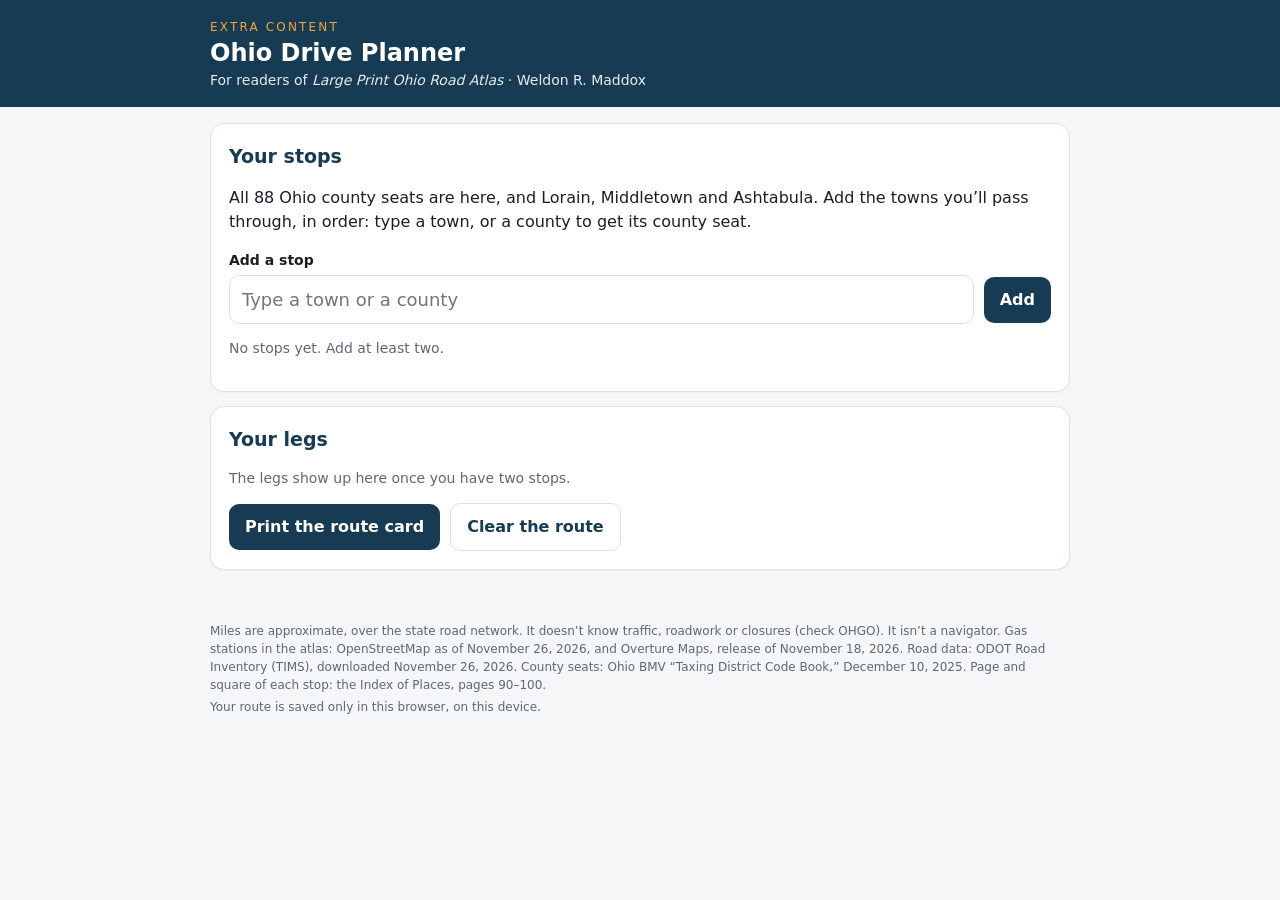
<file: bonus/13-bonus-5-ohio-drive-planner.html>
<!doctype html>
<html lang="en"><head><meta charset="utf-8"><meta name="viewport" content="width=device-width, initial-scale=1">
<title>App</title>
<style>
:root { --acc: #1f3a5f; --sec: #e9b949; --ok: #1e7d4f; --ko: #b3261e; --bg: #f5f6f8; --card: #ffffff;
  --ink: #1b1f24; --muted: #5f6873; --line: #dde1e6; --r: 14px; }
* { box-sizing: border-box; }
html, body { margin: 0; padding: 0; }
body { background: var(--bg); color: var(--ink); font: 16px/1.5 system-ui, -apple-system, "Segoe UI", Roboto, Arial, sans-serif;
  -webkit-text-size-adjust: 100%; }
header.app { background: var(--acc); color: #fff; padding: 18px 16px 16px; }
header.app .in, main .in, footer.app .in { max-width: 860px; margin: 0 auto; }
header.app .et { font-size: 12px; letter-spacing: .18em; text-transform: uppercase; color: var(--sec); }
header.app h1 { margin: 4px 0 2px; font-size: 24px; line-height: 1.15; }
header.app .sub { opacity: .9; font-size: 14px; }
main { padding: 16px; }
.card { background: var(--card); border: 1px solid var(--line); border-radius: var(--r); padding: 18px; margin: 0 0 14px;
  box-shadow: 0 1px 2px rgba(0,0,0,.04); }
h2 { font-size: 19px; margin: 0 0 10px; color: var(--acc); }
h3 { font-size: 16px; margin: 14px 0 6px; }
.muted { color: var(--muted); font-size: 14px; }
.row { display: flex; gap: 10px; flex-wrap: wrap; align-items: center; }
.grow { flex: 1 1 auto; }
button, .btn { font: inherit; border: 0; border-radius: 10px; padding: 11px 16px; cursor: pointer; background: var(--acc);
  color: #fff; font-weight: 600; min-height: 44px; }
button.sec, .btn.sec { background: #e8ecf1; color: var(--ink); }
button.ghost { background: transparent; color: var(--acc); border: 1px solid var(--line); }
button:disabled { opacity: .45; cursor: not-allowed; }
button:focus-visible, input:focus-visible, select:focus-visible { outline: 3px solid var(--sec); outline-offset: 2px; }
input[type=text], input[type=number], input[type=date], select, textarea { font: inherit; padding: 10px 12px;
  border: 1px solid var(--line); border-radius: 10px; background: #fff; min-height: 44px; width: 100%; }
label.lab { display: block; font-weight: 600; margin: 10px 0 4px; font-size: 14px; }
.pill { display: inline-block; padding: 3px 10px; border-radius: 999px; background: #eef2f7; color: var(--acc);
  font-size: 12px; font-weight: 600; }
.bar { height: 10px; background: #e8ecf1; border-radius: 999px; overflow: hidden; }
.bar > span { display: block; height: 100%; background: var(--ok); width: 0; transition: width .3s; }
.ok { color: var(--ok); } .ko { color: var(--ko); }
table.t { width: 100%; border-collapse: collapse; font-size: 14px; }
table.t th { text-align: left; background: #eef2f7; padding: 8px; }
table.t td { padding: 8px; border-bottom: 1px solid var(--line); vertical-align: top; }
footer.app { padding: 18px 16px 30px; color: var(--muted); font-size: 12px; }
footer.app p { margin: 4px 0; }
.nascosto { display: none !important; }
.modale { position: fixed; inset: 0; background: rgba(10,15,25,.55); display: flex; align-items: center;
  justify-content: center; padding: 16px; z-index: 50; }
.modale .card { max-width: 440px; width: 100%; }
#porta { min-height: 60vh; display: flex; align-items: center; justify-content: center; }
#porta .card { max-width: 420px; width: 100%; }
@media (max-width: 520px) { header.app h1 { font-size: 21px; } main { padding: 12px; } .card { padding: 14px; } }
@media print { header.app, footer.app, button { display: none !important; } body { background: #fff; } .card { border: 0; box-shadow: none; } }

.aggiungi { flex-wrap: nowrap; }
.aggiungi input { flex: 1 1 auto; min-width: 0; font-size: 18px; }
.aggiungi button { flex: 0 0 auto; }
#tappe_intro { font-size: 16px; color: var(--ink); }
.info { font-size: 16px; color: var(--ink); background: #fff8ec; border-left: 4px solid var(--sec); padding: 8px 10px; border-radius: 6px; }
ol#tappe { margin: 12px 0 0; padding-left: 26px; font-size: 19px; }
ol#tappe li { padding: 10px 0; border-bottom: 1px solid var(--line); }
ol#tappe li > span.grow { display: block; }
ol#tappe .mosse { display: flex; gap: 6px; margin-top: 8px; flex-wrap: wrap; }
ol#tappe .mosse button { min-height: 44px; padding: 8px 12px; font-size: 16px; }
ol#tappe .dove { display: block; font-size: 17px; color: var(--ink); }
ol#tappe .dove.pg { font-weight: 600; color: var(--acc); }
article.tratto { border: 1px solid var(--line); border-left: 6px solid var(--acc); border-radius: 12px; padding: 10px 14px; margin: 10px 0; background: #fbfcfd; }
article.tratto b { font-size: 19px; }
article.tratto .mi { font-size: 24px; font-weight: 700; color: var(--acc); white-space: nowrap; }
article.tratto p { margin: 4px 0; }
article.tratto .pp { font-size: 17px; color: var(--ink); }
.nota { font-size: 16px; margin: 6px 0 12px; color: var(--ink); }
.limite { font-size: 17px; font-weight: 600; color: var(--ink); border-left: 4px solid var(--acc); padding: 6px 10px; background: #f4f7fa; border-radius: 6px; }
.totale { font-size: 21px; font-weight: 700; margin: 12px 0; }
.azioni { margin-top: 10px; }
.foglio { display: none; }
@media print {
  body.stampa-una main .card { display: none !important; }
  body.stampa-una .foglio { display: block !important; font-size: 20px; line-height: 1.35; }
  body.stampa-una .foglio h1 { font-size: 32px; margin: 0 0 4px; color: #173B52; }
  body.stampa-una .foglio h2 { font-size: 23px; margin: 16px 0 6px; }
  body.stampa-una .foglio ol li { margin: 6px 0; }
  body.stampa-una .foglio table.t { font-size: 20px; width: 100%; border-collapse: collapse; }
  body.stampa-una .foglio td, body.stampa-una .foglio th { padding: 9px 8px; border-bottom: 1px solid #999; text-align: left; vertical-align: top; }
  body.stampa-una .foglio td.n { font-weight: 700; white-space: nowrap; }
  body.stampa-una .foglio .tot { font-size: 22px; }
  .foglio-testa { font-size: 14px; color: #444; }
  .fonte { font-size: 15px; color: #222; }
}

</style></head>
<body>
<header class="app"><div class="in"><div class="et"></div><h1></h1><div class="sub"></div></div></header>
<main><div class="in">
<section class="card" id="tappe_card">
  <h2>Your stops</h2>
  <p class="muted" id="tappe_intro"></p>
  <label class="lab" for="cerca">Add a stop</label>
  <div class="row aggiungi">
    <input id="cerca" type="text" list="sedi" autocomplete="off" autocorrect="off" autocapitalize="words" spellcheck="false" placeholder="Type a town or a county">
    <button id="aggiungi">Add</button>
  </div>
  <datalist id="sedi"></datalist>
  <p id="cerca_err" class="ko nascosto" role="alert"></p>
  <p id="cerca_info" class="info nascosto" aria-live="polite"></p>
  <ol id="tappe"></ol>
  <p class="muted" id="tappe_vuoto">No stops yet. Add at least two.</p>
  <div class="row azioni">
    <button id="casa" class="sec nascosto">Add the drive back to the start</button>
  </div>
</section>

<section class="card" id="tratti_card">
  <h2>Your legs</h2>
  <p class="muted" id="tratti_vuoto">The legs show up here once you have two stops.</p>
  <div id="tratti"></div>
  <p id="totale" class="totale nascosto"></p>
  <p class="nota limite nascosto" id="nota_limite"></p>
  <p class="nota nascosto" id="nota_miglia"></p>
  <p class="nota nascosto" id="nota_gas"></p>
  <div class="row azioni">
    <button id="stampa">Print the route card</button>
    <button id="svuota" class="ghost">Clear the route</button>
  </div>
</section>

<section id="foglio" class="foglio" aria-hidden="true"></section>

</div></main>
<footer class="app"><div class="in"></div></footer>
<script>
const CONFIG = {"titolo": "Ohio Drive Planner", "testi": {"etichetta": "Extra content", "per_lettori": "For readers of", "memoria": "Your route is saved only in this browser, on this device.", "intro": "All 88 Ohio county seats are here, and Lorain, Middletown and Ashtabula. Add the towns you’ll pass through, in order: type a town, or a county to get its county seat.", "nota_miglia": "Miles are whole miles over the shortest route on Ohio’s Interstates, US routes and State Routes, from each town’s center, measured the same way as the distance table on page 88. The fastest route can run a few miles longer.", "nota_gas": "Gas: a purple F on the plates (legend, page 5). On the Ohio Turnpike, the 14 service plazas sell fuel around the clock, according to the Ohio Turnpike and Infrastructure Commission (checked November 25, 2026): see page 87. Check before you go.", "dati_gas": "Gas stations in the atlas: OpenStreetMap as of November 26, 2026, and Overture Maps, release of November 18, 2026.", "limite": "Miles are approximate, over the state road network. It doesn’t know traffic, roadwork or closures (check OHGO). It isn’t a navigator.", "pagine": "Atlas pages along the way"}, "avvertenza": "Miles are approximate, over the state road network. It doesn’t know traffic, roadwork or closures (check OHGO). It isn’t a navigator. Gas stations in the atlas: OpenStreetMap as of November 26, 2026, and Overture Maps, release of November 18, 2026. Road data: ODOT Road Inventory (TIMS), downloaded November 26, 2026. County seats: Ohio BMV “Taxing District Code Book,” December 10, 2025. Page and square of each stop: the Index of Places, pages 90–100.", "id": "large-print-ohio-road-at-b5", "lingua": "en", "libro": "Large Print Ohio Road Atlas", "autore": "Weldon R. Maddox", "colori": {"accento": "#173B52", "secondo": "#F2A541"}, "codice_impronta": null};
const DATI = {"tappe": [{"n": "West Union", "c": "Adams", "s": 1, "p": 55, "q": "C3"}, {"n": "Lima", "c": "Allen", "s": 1, "p": 22, "q": "C7"}, {"n": "Ashland", "c": "Ashland", "s": 1, "p": 25, "q": "E5"}, {"n": "Jefferson", "c": "Ashtabula", "s": 1, "p": 20, "q": "D1"}, {"n": "Athens", "c": "Athens", "s": 1, "p": 51, "q": "A4"}, {"n": "Wapakoneta", "c": "Auglaize", "s": 1, "p": 31, "q": "B2"}, {"n": "St. Clairsville", "c": "Belmont", "s": 1, "p": 45, "q": "C1"}, {"n": "Georgetown", "c": "Brown", "s": 1, "p": 54, "q": "E2"}, {"n": "Hamilton", "c": "Butler", "s": 1, "p": 46, "q": "C2", "x": [[74, "A6", 0]]}, {"n": "Carrollton", "c": "Carroll", "s": 1, "p": 37, "q": "A2"}, {"n": "Urbana", "c": "Champaign", "s": 1, "p": 32, "q": "A8"}, {"n": "Springfield", "c": "Clark", "s": 1, "p": 39, "q": "F3", "x": [[76, "C5", 0]]}, {"n": "Batavia", "c": "Clermont", "s": 1, "p": 47, "q": "B7", "x": [[68, "C8", 0]]}, {"n": "Wilmington", "c": "Clinton", "s": 1, "p": 47, "q": "F2"}, {"n": "Lisbon", "c": "Columbiana", "s": 1, "p": 28, "q": "D7"}, {"n": "Coshocton", "c": "Coshocton", "s": 1, "p": 35, "q": "D6"}, {"n": "Bucyrus", "c": "Crawford", "s": 1, "p": 24, "q": "D6"}, {"n": "Cleveland", "c": "Cuyahoga", "s": 1, "p": 18, "q": "F4", "x": [[60, "D4", 0]]}, {"n": "Greenville", "c": "Darke", "s": 1, "p": 30, "q": "C8"}, {"n": "Defiance", "c": "Defiance", "s": 1, "p": 13, "q": "F7"}, {"n": "Delaware", "c": "Delaware", "s": 1, "p": 33, "q": "B6"}, {"n": "Sandusky", "c": "Erie", "s": 1, "p": 16, "q": "F5"}, {"n": "Lancaster", "c": "Fairfield", "s": 1, "p": 42, "q": "B6"}, {"n": "Washington Court House", "c": "Fayette", "s": 1, "p": 48, "q": "D1"}, {"n": "Columbus", "c": "Franklin", "s": 1, "p": 41, "q": "D2", "x": [[64, "E5", 0]]}, {"n": "Wauseon", "c": "Fulton", "s": 1, "p": 14, "q": "C4"}, {"n": "Gallipolis", "c": "Gallia", "s": 1, "p": 57, "q": "F3"}, {"n": "Chardon", "c": "Geauga", "s": 1, "p": 19, "q": "E3"}, {"n": "Xenia", "c": "Greene", "s": 1, "p": 39, "q": "E6"}, {"n": "Cambridge", "c": "Guernsey", "s": 1, "p": 44, "q": "A2"}, {"n": "Cincinnati", "c": "Hamilton", "s": 1, "p": 46, "q": "D6", "x": [[67, "B7", 0]]}, {"n": "Findlay", "c": "Hancock", "s": 1, "p": 23, "q": "B3"}, {"n": "Kenton", "c": "Hardin", "s": 1, "p": 32, "q": "C1"}, {"n": "Cadiz", "c": "Harrison", "s": 1, "p": 37, "q": "B6"}, {"n": "Napoleon", "c": "Henry", "s": 1, "p": 14, "q": "C6"}, {"n": "Hillsboro", "c": "Highland", "s": 1, "p": 48, "q": "B5"}, {"n": "Logan", "c": "Hocking", "s": 1, "p": 50, "q": "D1", "x": [[84, "A3", 1]]}, {"n": "Millersburg", "c": "Holmes", "s": 1, "p": 35, "q": "C2", "x": [[81, "E2", 1]]}, {"n": "Norwalk", "c": "Huron", "s": 1, "p": 17, "q": "B8"}, {"n": "Jackson", "c": "Jackson", "s": 1, "p": 50, "q": "B8"}, {"n": "Steubenville", "c": "Jefferson", "s": 1, "p": 37, "q": "E4"}, {"n": "Mount Vernon", "c": "Knox", "s": 1, "p": 34, "q": "C5"}, {"n": "Painesville", "c": "Lake", "s": 1, "p": 19, "q": "D1"}, {"n": "Ironton", "c": "Lawrence", "s": 1, "p": 57, "q": "A7"}, {"n": "Newark", "c": "Licking", "s": 1, "p": 42, "q": "D1", "x": [[77, "D5", 0]]}, {"n": "Bellefontaine", "c": "Logan", "s": 1, "p": 32, "q": "A5"}, {"n": "Elyria", "c": "Lorain", "s": 1, "p": 18, "q": "A6", "x": [[73, "D6", 0]]}, {"n": "Toledo", "c": "Lucas", "s": 1, "p": 15, "q": "C2", "x": [[69, "D5", 0]]}, {"n": "London", "c": "Madison", "s": 1, "p": 40, "q": "D4"}, {"n": "Youngstown", "c": "Mahoning", "s": 1, "p": 28, "q": "E2", "x": [[75, "E6", 0]]}, {"n": "Marion", "c": "Marion", "s": 1, "p": 33, "q": "B1"}, {"n": "Medina", "c": "Medina", "s": 1, "p": 26, "q": "D2", "x": [[62, "A6", 0]]}, {"n": "Pomeroy", "c": "Meigs", "s": 1, "p": 51, "q": "B8"}, {"n": "Celina", "c": "Mercer", "s": 1, "p": 30, "q": "D2"}, {"n": "Troy", "c": "Miami", "s": 1, "p": 39, "q": "B1"}, {"n": "Woodsfield", "c": "Monroe", "s": 1, "p": 44, "q": "F5"}, {"n": "Dayton", "c": "Montgomery", "s": 1, "p": 39, "q": "B5", "x": [[71, "D5", 0]]}, {"n": "McConnelsville", "c": "Morgan", "s": 1, "p": 43, "q": "D7"}, {"n": "Mount Gilead", "c": "Morrow", "s": 1, "p": 33, "q": "E2"}, {"n": "Zanesville", "c": "Muskingum", "s": 1, "p": 43, "q": "B3"}, {"n": "Caldwell", "c": "Noble", "s": 1, "p": 44, "q": "B6"}, {"n": "Port Clinton", "c": "Ottawa", "s": 1, "p": 16, "q": "D4"}, {"n": "Paulding", "c": "Paulding", "s": 1, "p": 21, "q": "D1"}, {"n": "New Lexington", "c": "Perry", "s": 1, "p": 42, "q": "F6"}, {"n": "Circleville", "c": "Pickaway", "s": 1, "p": 41, "q": "D7"}, {"n": "Waverly", "c": "Pike", "s": 1, "p": 49, "q": "C6"}, {"n": "Ravenna", "c": "Portage", "s": 1, "p": 27, "q": "E1"}, {"n": "Eaton", "c": "Preble", "s": 1, "p": 38, "q": "C5"}, {"n": "Ottawa", "c": "Putnam", "s": 1, "p": 22, "q": "D3"}, {"n": "Mansfield", "c": "Richland", "s": 1, "p": 25, "q": "C7", "x": [[78, "D5", 0]]}, {"n": "Chillicothe", "c": "Ross", "s": 1, "p": 49, "q": "C3"}, {"n": "Fremont", "c": "Sandusky", "s": 1, "p": 16, "q": "B6"}, {"n": "Portsmouth", "c": "Scioto", "s": 1, "p": 56, "q": "C4"}, {"n": "Tiffin", "c": "Seneca", "s": 1, "p": 24, "q": "A2"}, {"n": "Sidney", "c": "Shelby", "s": 1, "p": 31, "q": "B6"}, {"n": "Canton", "c": "Stark", "s": 1, "p": 27, "q": "C6", "x": [[72, "C5", 0]]}, {"n": "Akron", "c": "Summit", "s": 1, "p": 27, "q": "B2", "x": [[70, "D4", 0]]}, {"n": "Warren", "c": "Trumbull", "s": 1, "p": 20, "q": "D8", "x": [[75, "B3", 0]]}, {"n": "New Philadelphia", "c": "Tuscarawas", "s": 1, "p": 36, "q": "C3"}, {"n": "Marysville", "c": "Union", "s": 1, "p": 32, "q": "E7"}, {"n": "Van Wert", "c": "Van Wert", "s": 1, "p": 21, "q": "D5"}, {"n": "McArthur", "c": "Vinton", "s": 1, "p": 50, "q": "C5"}, {"n": "Lebanon", "c": "Warren", "s": 1, "p": 47, "q": "B2"}, {"n": "Marietta", "c": "Washington", "s": 1, "p": 52, "q": "C2"}, {"n": "Wooster", "c": "Wayne", "s": 1, "p": 26, "q": "C6", "x": [[79, "E2", 1]]}, {"n": "Bryan", "c": "Williams", "s": 1, "p": 13, "q": "D5"}, {"n": "Bowling Green", "c": "Wood", "s": 1, "p": 15, "q": "B6"}, {"n": "Upper Sandusky", "c": "Wyandot", "s": 1, "p": 23, "q": "F6"}, {"n": "Lorain", "c": "Lorain", "s": 0, "p": 17, "q": "F5", "x": [[73, "C3", 0]]}, {"n": "Middletown", "c": "Butler", "s": 0, "p": 46, "q": "F1", "x": [[74, "E3", 0]]}, {"n": "Ashtabula", "c": "Ashtabula", "s": 0, "p": 12, "q": "C7"}], "miglia": [[151, 172, 286, 100, 144, 194, 23, 79, 217, 98, 85, 45, 52, 240, 161, 154, 231, 121, 194, 118, 200, 94, 55, 94, 212, 90, 258, 70, 155, 65, 167, 138, 197, 200, 29, 100, 175, 189, 62, 219, 140, 259, 63, 123, 116, 214, 211, 83, 263, 137, 202, 106, 151, 104, 188, 85, 137, 138, 132, 163, 210, 189, 116, 77, 43, 234, 105, 171, 159, 58, 197, 35, 177, 123, 213, 216, 259, 192, 109, 170, 80, 69, 145, 183, 213, 189, 156, 215, 83, 286], [103, 203, 163, 15, 198, 149, 108, 179, 53, 67, 129, 104, 187, 133, 67, 147, 66, 43, 71, 97, 121, 104, 89, 60, 187, 175, 85, 162, 123, 34, 28, 188, 49, 122, 139, 129, 94, 157, 210, 95, 176, 197, 113, 35, 123, 78, 77, 198, 55, 132, 187, 35, 53, 199, 72, 162, 72, 139, 172, 91, 47, 141, 113, 143, 168, 90, 20, 92, 127, 73, 172, 59, 35, 154, 150, 192, 158, 59, 30, 156, 96, 196, 124, 62, 56, 47, 122, 95, 203], [116, 132, 113, 106, 176, 172, 78, 104, 114, 174, 138, 86, 58, 38, 61, 152, 120, 61, 48, 90, 117, 78, 118, 171, 89, 128, 87, 182, 76, 79, 89, 115, 142, 107, 35, 31, 148, 110, 41, 90, 190, 65, 96, 43, 93, 98, 95, 53, 33, 155, 134, 132, 124, 140, 106, 39, 80, 106, 61, 132, 96, 104, 138, 65, 164, 99, 15, 123, 59, 167, 52, 121, 52, 47, 90, 57, 80, 128, 130, 151, 131, 22, 138, 89, 57, 44, 162, 116], [223, 217, 133, 290, 286, 90, 218, 228, 287, 252, 69, 143, 149, 56, 265, 203, 175, 114, 200, 230, 191, 193, 259, 32, 242, 148, 295, 169, 185, 116, 192, 256, 213, 124, 109, 255, 105, 151, 29, 297, 173, 206, 81, 166, 212, 47, 167, 84, 239, 238, 245, 165, 254, 186, 153, 171, 168, 128, 222, 192, 217, 252, 58, 278, 191, 130, 236, 134, 280, 143, 231, 87, 76, 41, 112, 194, 224, 236, 265, 193, 109, 216, 166, 161, 83, 276, 11], [160, 110, 120, 149, 138, 117, 114, 129, 106, 162, 87, 135, 182, 163, 206, 99, 172, 48, 84, 74, 221, 41, 196, 117, 76, 149, 165, 136, 116, 210, 96, 25, 110, 155, 39, 138, 91, 204, 80, 66, 130, 174, 205, 93, 186, 120, 153, 23, 180, 139, 89, 132, 37, 114, 53, 63, 185, 210, 36, 57, 64, 167, 156, 183, 119, 57, 179, 75, 159, 146, 136, 153, 188, 113, 107, 194, 26, 129, 46, 128, 225, 187, 139, 175, 141, 228], [200, 137, 95, 185, 50, 62, 115, 92, 193, 139, 76, 161, 52, 58, 71, 111, 118, 100, 86, 76, 184, 190, 74, 162, 110, 49, 34, 193, 64, 114, 136, 134, 108, 154, 215, 101, 190, 194, 112, 32, 137, 93, 74, 205, 60, 143, 184, 21, 40, 198, 59, 159, 77, 139, 171, 105, 56, 138, 110, 140, 175, 77, 35, 98, 124, 88, 169, 74, 21, 160, 157, 200, 163, 56, 38, 153, 83, 194, 129, 77, 70, 58, 136, 82, 217], [204, 212, 43, 160, 159, 204, 170, 67, 67, 142, 125, 208, 226, 130, 153, 100, 148, 116, 224, 140, 120, 171, 39, 217, 182, 170, 17, 221, 170, 105, 78, 136, 146, 33, 103, 132, 183, 89, 170, 130, 198, 141, 93, 144, 105, 120, 220, 184, 37, 185, 73, 127, 62, 48, 167, 238, 84, 121, 151, 90, 210, 205, 116, 136, 164, 180, 158, 189, 69, 92, 96, 49, 147, 229, 128, 192, 74, 85, 244, 195, 162, 138, 204, 141], [58, 226, 96, 84, 24, 45, 249, 169, 159, 235, 111, 191, 122, 204, 104, 59, 98, 209, 112, 262, 63, 165, 42, 164, 135, 207, 197, 34, 114, 179, 193, 82, 229, 144, 263, 85, 132, 113, 218, 209, 87, 267, 141, 206, 126, 142, 97, 201, 78, 148, 142, 142, 174, 214, 182, 126, 83, 63, 238, 86, 169, 163, 72, 200, 58, 180, 116, 217, 220, 263, 201, 113, 163, 100, 55, 165, 187, 206, 186, 159, 219, 65, 290], [226, 74, 62, 36, 42, 249, 169, 142, 231, 53, 143, 111, 188, 112, 64, 98, 168, 152, 258, 44, 173, 22, 141, 113, 215, 157, 61, 128, 179, 181, 121, 237, 144, 259, 142, 131, 92, 210, 185, 74, 264, 124, 202, 162, 84, 57, 209, 36, 156, 135, 150, 182, 196, 126, 134, 91, 103, 234, 28, 128, 159, 91, 178, 114, 159, 75, 216, 216, 259, 201, 98, 107, 123, 21, 191, 186, 150, 163, 137, 211, 14, 286], [168, 171, 224, 188, 26, 60, 114, 82, 216, 197, 128, 125, 123, 167, 128, 195, 173, 77, 183, 62, 234, 154, 152, 26, 193, 193, 128, 55, 107, 170, 33, 94, 89, 212, 95, 167, 94, 169, 153, 50, 125, 68, 153, 206, 195, 75, 198, 100, 111, 86, 82, 138, 210, 107, 144, 175, 48, 222, 177, 88, 159, 136, 203, 130, 192, 26, 49, 53, 25, 146, 204, 151, 206, 107, 57, 216, 167, 133, 101, 217, 98], [14, 85, 51, 184, 111, 71, 163, 48, 96, 43, 117, 75, 51, 44, 113, 134, 190, 32, 121, 86, 69, 40, 163, 102, 69, 93, 116, 110, 104, 185, 77, 192, 144, 75, 18, 139, 113, 24, 196, 52, 135, 141, 63, 27, 158, 38, 116, 67, 98, 131, 122, 100, 95, 60, 90, 166, 62, 73, 90, 74, 105, 119, 85, 29, 150, 148, 191, 143, 27, 81, 103, 56, 151, 120, 115, 91, 64, 140, 60, 218], [73, 39, 193, 114, 80, 173, 49, 110, 53, 126, 74, 39, 43, 127, 129, 200, 21, 121, 74, 83, 53, 162, 116, 55, 92, 124, 119, 98, 185, 86, 201, 138, 77, 32, 148, 127, 21, 205, 62, 144, 137, 74, 25, 157, 26, 116, 77, 97, 130, 136, 111, 94, 57, 85, 175, 51, 87, 99, 69, 119, 111, 99, 40, 159, 158, 200, 146, 36, 92, 99, 44, 151, 129, 129, 105, 78, 149, 49, 228], [35, 247, 167, 151, 232, 89, 172, 115, 197, 104, 58, 96, 189, 125, 259, 52, 166, 22, 153, 124, 207, 177, 34, 114, 177, 190, 94, 230, 141, 261, 107, 129, 103, 215, 198, 78, 265, 132, 204, 137, 120, 78, 201, 57, 148, 139, 142, 174, 206, 160, 126, 83, 75, 235, 63, 149, 160, 72, 189, 80, 169, 96, 214, 217, 260, 199, 104, 141, 103, 33, 174, 184, 184, 175, 148, 217, 42, 287], [211, 131, 115, 197, 70, 146, 80, 161, 70, 22, 60, 164, 111, 224, 18, 131, 48, 119, 90, 173, 152, 23, 86, 141, 154, 81, 195, 106, 225, 106, 94, 68, 180, 164, 42, 230, 97, 168, 121, 99, 52, 167, 34, 113, 103, 108, 140, 171, 138, 92, 49, 65, 200, 54, 124, 125, 51, 155, 79, 135, 71, 179, 182, 225, 163, 69, 119, 82, 23, 149, 149, 162, 141, 114, 181, 35, 252], [83, 122, 73, 232, 205, 140, 126, 147, 190, 151, 201, 197, 68, 206, 86, 257, 162, 160, 50, 200, 216, 152, 70, 113, 193, 37, 107, 80, 235, 119, 176, 90, 174, 176, 27, 133, 70, 178, 214, 211, 99, 219, 124, 119, 109, 106, 140, 218, 131, 167, 198, 38, 244, 185, 96, 183, 142, 227, 138, 201, 34, 52, 34, 49, 159, 212, 175, 229, 131, 65, 223, 173, 141, 97, 240, 81], [84, 98, 159, 174, 72, 106, 67, 110, 71, 177, 128, 116, 126, 28, 177, 124, 105, 58, 170, 136, 77, 25, 89, 119, 80, 38, 123, 161, 38, 111, 90, 151, 96, 108, 78, 69, 110, 160, 138, 72, 140, 60, 61, 34, 51, 120, 180, 56, 88, 119, 86, 165, 146, 63, 103, 117, 147, 110, 136, 56, 72, 108, 35, 90, 164, 100, 149, 76, 44, 193, 147, 97, 98, 160, 148], [94, 119, 94, 37, 47, 92, 99, 62, 100, 165, 121, 101, 113, 155, 45, 42, 126, 89, 125, 111, 66, 40, 135, 146, 46, 122, 175, 71, 62, 69, 75, 73, 133, 19, 70, 159, 97, 98, 149, 106, 116, 23, 90, 122, 56, 102, 101, 88, 122, 103, 131, 68, 26, 107, 44, 151, 26, 87, 88, 85, 128, 94, 47, 92, 130, 124, 147, 58, 112, 63, 21, 70, 129, 149], [209, 147, 120, 58, 146, 175, 136, 137, 223, 28, 187, 111, 240, 113, 129, 108, 137, 201, 160, 72, 54, 201, 110, 97, 29, 244, 119, 150, 25, 110, 157, 67, 111, 29, 203, 182, 190, 144, 199, 150, 98, 129, 131, 72, 166, 149, 162, 197, 36, 223, 136, 75, 181, 79, 225, 88, 175, 57, 35, 53, 77, 139, 169, 183, 210, 156, 55, 160, 110, 105, 27, 221, 55], [91, 91, 159, 123, 84, 92, 116, 173, 237, 53, 169, 75, 100, 80, 211, 107, 92, 141, 164, 156, 142, 233, 125, 238, 175, 123, 59, 185, 144, 70, 244, 101, 183, 183, 32, 25, 206, 36, 164, 115, 146, 179, 156, 73, 143, 106, 129, 214, 26, 85, 138, 113, 139, 148, 125, 34, 198, 196, 239, 191, 75, 54, 144, 59, 200, 168, 97, 122, 104, 184, 48, 264], [114, 92, 163, 147, 132, 26, 230, 175, 128, 202, 164, 50, 71, 209, 17, 165, 182, 154, 97, 200, 230, 136, 176, 240, 155, 78, 123, 55, 120, 207, 97, 139, 230, 59, 96, 239, 115, 205, 112, 180, 212, 83, 19, 184, 156, 186, 175, 115, 27, 118, 170, 69, 215, 68, 78, 172, 159, 194, 177, 102, 36, 198, 139, 237, 142, 19, 43, 77, 121, 137, 202], [83, 56, 63, 25, 126, 129, 147, 67, 91, 121, 68, 43, 126, 114, 89, 74, 73, 75, 98, 148, 34, 149, 139, 42, 40, 103, 106, 37, 153, 21, 91, 123, 90, 70, 128, 79, 94, 24, 69, 101, 92, 118, 72, 51, 86, 123, 103, 90, 48, 70, 80, 114, 61, 65, 107, 105, 148, 102, 19, 101, 94, 91, 126, 77, 133, 91, 40, 105, 101, 175], [131, 145, 107, 82, 211, 86, 147, 135, 200, 62, 79, 136, 82, 171, 148, 83, 17, 181, 157, 81, 87, 221, 106, 100, 39, 54, 119, 121, 65, 57, 196, 131, 143, 171, 152, 152, 67, 125, 154, 16, 111, 136, 133, 168, 89, 177, 85, 54, 152, 24, 197, 37, 125, 99, 76, 108, 104, 93, 118, 170, 170, 179, 68, 105, 55, 55, 31, 175, 113], [48, 31, 178, 87, 172, 80, 61, 117, 123, 93, 103, 167, 70, 24, 85, 113, 64, 125, 49, 175, 105, 29, 87, 132, 162, 56, 171, 77, 118, 72, 137, 99, 97, 96, 44, 69, 38, 70, 143, 168, 22, 21, 52, 143, 120, 140, 77, 36, 136, 80, 117, 104, 120, 126, 168, 98, 64, 151, 46, 92, 79, 92, 182, 144, 96, 133, 104, 201], [39, 165, 91, 202, 32, 109, 70, 115, 85, 151, 153, 26, 64, 120, 134, 60, 173, 84, 204, 100, 72, 69, 159, 159, 27, 208, 82, 147, 101, 112, 64, 145, 48, 91, 82, 86, 118, 154, 150, 70, 27, 47, 178, 72, 124, 103, 31, 141, 76, 121, 79, 157, 161, 203, 142, 53, 131, 62, 45, 127, 127, 166, 137, 101, 160, 56, 230], [147, 103, 163, 55, 78, 106, 91, 62, 119, 136, 65, 49, 81, 95, 73, 142, 46, 165, 114, 33, 56, 120, 131, 25, 169, 46, 108, 97, 106, 68, 114, 69, 73, 43, 54, 87, 117, 136, 51, 26, 60, 139, 94, 109, 65, 45, 105, 89, 86, 73, 118, 122, 164, 103, 33, 120, 68, 78, 108, 88, 151, 113, 65, 121, 89, 191], [247, 165, 146, 205, 184, 58, 85, 207, 12, 182, 196, 153, 89, 217, 228, 144, 166, 257, 167, 95, 113, 34, 138, 197, 105, 131, 245, 84, 113, 241, 133, 214, 120, 188, 220, 67, 43, 197, 172, 204, 165, 141, 41, 123, 187, 60, 232, 75, 95, 170, 150, 184, 175, 117, 62, 214, 156, 245, 138, 26, 38, 85, 111, 155, 192], [232, 121, 113, 146, 194, 164, 150, 236, 94, 64, 151, 194, 32, 172, 130, 242, 43, 105, 152, 213, 235, 110, 222, 149, 195, 25, 197, 154, 111, 137, 78, 147, 94, 92, 220, 234, 77, 78, 57, 202, 161, 207, 158, 60, 209, 55, 189, 163, 172, 192, 224, 149, 135, 215, 41, 132, 67, 169, 249, 215, 169, 214, 146, 264], [214, 121, 268, 141, 157, 104, 165, 228, 186, 97, 82, 227, 104, 123, 12, 270, 145, 179, 53, 138, 184, 49, 139, 56, 212, 210, 217, 152, 226, 159, 125, 144, 141, 101, 194, 165, 189, 224, 31, 250, 164, 102, 208, 107, 252, 116, 203, 60, 49, 35, 86, 166, 197, 209, 237, 166, 81, 188, 138, 133, 55, 248, 34], [132, 54, 101, 72, 174, 134, 40, 96, 136, 140, 91, 196, 100, 215, 124, 88, 50, 169, 145, 30, 219, 82, 158, 132, 83, 34, 169, 18, 124, 91, 109, 142, 155, 121, 102, 59, 78, 189, 41, 105, 114, 61, 137, 96, 117, 53, 173, 172, 214, 158, 56, 102, 92, 24, 159, 143, 145, 123, 96, 170, 34, 242], [179, 152, 134, 41, 199, 132, 66, 54, 118, 108, 64, 66, 130, 150, 50, 131, 115, 179, 102, 111, 107, 90, 94, 181, 146, 44, 147, 39, 90, 24, 22, 148, 208, 46, 82, 113, 91, 172, 175, 91, 98, 146, 142, 138, 150, 61, 80, 113, 37, 108, 192, 89, 154, 47, 70, 221, 175, 125, 123, 165, 152], [155, 126, 220, 172, 54, 133, 187, 193, 115, 243, 151, 269, 127, 139, 104, 223, 199, 84, 273, 136, 212, 159, 106, 72, 214, 51, 161, 145, 156, 187, 209, 147, 139, 97, 96, 243, 49, 143, 168, 91, 191, 100, 171, 91, 224, 226, 268, 208, 110, 128, 123, 30, 194, 194, 171, 177, 150, 224, 31, 296], [29, 166, 46, 138, 141, 109, 60, 163, 186, 86, 142, 204, 109, 51, 88, 46, 88, 163, 47, 98, 189, 69, 86, 189, 106, 156, 62, 130, 162, 57, 56, 139, 116, 150, 133, 124, 23, 70, 135, 39, 179, 25, 68, 128, 116, 158, 134, 61, 56, 159, 125, 187, 98, 69, 24, 27, 88, 128, 168], [160, 74, 108, 111, 101, 76, 134, 182, 67, 158, 174, 84, 22, 105, 74, 58, 171, 27, 110, 159, 55, 64, 170, 77, 135, 44, 111, 143, 83, 75, 113, 87, 121, 141, 102, 48, 64, 106, 65, 150, 45, 46, 126, 124, 166, 130, 32, 59, 129, 96, 168, 96, 90, 51, 24, 104, 100, 184], [204, 173, 108, 62, 119, 150, 24, 93, 115, 192, 92, 166, 114, 181, 144, 77, 133, 88, 130, 214, 187, 49, 189, 79, 116, 65, 58, 150, 222, 87, 124, 154, 74, 213, 188, 100, 139, 147, 183, 141, 191, 52, 75, 79, 32, 145, 216, 131, 195, 84, 69, 228, 179, 145, 122, 207, 125], [171, 185, 150, 87, 205, 225, 132, 166, 245, 155, 84, 113, 40, 126, 197, 93, 129, 233, 75, 101, 235, 121, 202, 109, 176, 208, 68, 34, 186, 160, 192, 165, 132, 29, 113, 176, 58, 221, 64, 83, 167, 148, 184, 172, 105, 53, 203, 145, 233, 137, 25, 30, 74, 111, 143, 192], [80, 146, 159, 63, 196, 110, 230, 83, 98, 87, 184, 182, 53, 234, 107, 173, 107, 121, 75, 167, 56, 114, 108, 109, 140, 180, 160, 92, 50, 42, 204, 76, 142, 129, 38, 167, 56, 147, 94, 183, 186, 229, 168, 79, 141, 70, 41, 141, 153, 184, 160, 127, 186, 55, 256], [99, 130, 42, 130, 66, 189, 84, 42, 105, 149, 180, 72, 176, 95, 132, 49, 155, 117, 96, 112, 43, 89, 43, 69, 160, 186, 22, 37, 57, 157, 136, 159, 94, 42, 154, 78, 135, 122, 126, 140, 178, 103, 82, 169, 23, 108, 64, 106, 200, 163, 114, 150, 120, 215], [65, 140, 83, 40, 101, 182, 57, 113, 65, 127, 106, 89, 74, 44, 133, 155, 144, 96, 150, 83, 58, 57, 73, 96, 165, 79, 106, 136, 66, 175, 132, 39, 121, 94, 165, 87, 138, 37, 49, 90, 29, 92, 156, 121, 159, 98, 18, 173, 124, 85, 73, 170, 127], [168, 140, 64, 83, 208, 89, 97, 29, 63, 112, 110, 57, 43, 178, 129, 137, 154, 145, 134, 51, 108, 137, 31, 116, 119, 120, 155, 78, 170, 82, 36, 139, 29, 184, 35, 122, 82, 62, 99, 87, 85, 115, 153, 163, 162, 51, 111, 61, 52, 30, 168, 109], [172, 107, 230, 43, 83, 122, 190, 204, 79, 218, 119, 173, 45, 167, 123, 127, 107, 76, 116, 85, 102, 190, 204, 63, 48, 26, 198, 131, 177, 135, 30, 178, 37, 159, 133, 168, 181, 220, 145, 105, 185, 19, 102, 84, 147, 218, 185, 138, 191, 115, 256], [115, 116, 214, 114, 188, 127, 202, 166, 62, 155, 101, 152, 236, 210, 68, 211, 101, 138, 88, 81, 171, 242, 109, 146, 177, 75, 235, 209, 120, 162, 168, 206, 162, 213, 59, 82, 70, 54, 167, 237, 153, 218, 105, 89, 249, 199, 166, 134, 229, 117], [126, 150, 25, 73, 83, 121, 70, 124, 41, 69, 114, 122, 104, 103, 112, 70, 24, 44, 76, 94, 142, 55, 70, 101, 94, 137, 108, 28, 85, 90, 130, 72, 98, 73, 77, 119, 69, 52, 126, 89, 124, 101, 43, 155, 109, 59, 84, 134, 152], [272, 147, 179, 54, 139, 185, 60, 140, 57, 222, 211, 219, 162, 227, 169, 127, 151, 150, 101, 195, 173, 191, 225, 43, 252, 165, 103, 210, 108, 254, 117, 204, 70, 52, 47, 95, 167, 198, 211, 239, 175, 84, 189, 139, 134, 56, 249, 27], [125, 162, 232, 245, 119, 260, 160, 215, 68, 204, 158, 154, 139, 117, 157, 127, 135, 231, 243, 106, 88, 53, 240, 159, 217, 178, 70, 219, 28, 199, 173, 210, 223, 262, 187, 145, 224, 61, 124, 111, 189, 258, 226, 179, 234, 139, 298], [82, 107, 146, 58, 143, 62, 90, 90, 132, 102, 87, 103, 52, 47, 28, 60, 118, 160, 31, 50, 81, 115, 127, 132, 52, 65, 115, 109, 96, 104, 91, 98, 140, 70, 59, 143, 64, 112, 85, 64, 174, 132, 82, 109, 122, 173], [126, 95, 42, 188, 43, 126, 153, 52, 43, 168, 56, 129, 60, 109, 141, 104, 82, 107, 78, 108, 158, 80, 55, 81, 92, 87, 137, 67, 25, 143, 140, 183, 142, 25, 65, 120, 74, 164, 113, 97, 73, 46, 125, 78, 206], [86, 140, 85, 87, 26, 197, 158, 166, 148, 175, 148, 80, 122, 136, 53, 142, 138, 145, 180, 53, 199, 111, 57, 164, 55, 209, 63, 151, 68, 45, 72, 81, 115, 144, 172, 192, 160, 48, 136, 86, 80, 13, 197, 80], [132, 170, 86, 104, 229, 113, 130, 215, 150, 192, 99, 165, 198, 38, 72, 176, 157, 192, 138, 168, 62, 98, 176, 34, 220, 50, 112, 144, 123, 157, 149, 105, 90, 200, 169, 222, 113, 59, 23, 66, 83, 172, 165], [189, 54, 128, 116, 87, 46, 139, 47, 98, 61, 79, 112, 128, 124, 76, 36, 66, 159, 71, 97, 84, 50, 114, 95, 94, 53, 143, 142, 184, 128, 26, 105, 78, 54, 133, 113, 139, 109, 74, 141, 64, 212], [144, 68, 202, 226, 223, 125, 231, 149, 131, 134, 131, 135, 219, 155, 192, 223, 34, 256, 186, 107, 207, 139, 251, 139, 213, 52, 49, 14, 73, 172, 219, 199, 243, 156, 82, 220, 170, 152, 92, 253, 58], [83, 143, 81, 80, 144, 88, 111, 17, 84, 117, 74, 102, 93, 72, 106, 115, 112, 70, 37, 91, 60, 135, 40, 68, 99, 97, 140, 103, 28, 85, 114, 106, 142, 69, 116, 70, 20, 88, 110, 167], [177, 164, 162, 123, 170, 127, 69, 101, 110, 71, 154, 121, 134, 168, 37, 195, 121, 46, 153, 71, 197, 73, 151, 42, 19, 61, 56, 110, 154, 154, 182, 135, 27, 153, 103, 89, 34, 192, 84], [203, 162, 91, 147, 60, 137, 77, 72, 208, 234, 59, 81, 70, 183, 171, 207, 142, 71, 202, 77, 183, 170, 152, 172, 204, 129, 130, 217, 39, 142, 48, 151, 248, 211, 163, 199, 156, 244], [48, 218, 65, 179, 98, 159, 191, 126, 41, 157, 123, 153, 196, 57, 53, 119, 137, 108, 177, 94, 34, 181, 178, 221, 185, 76, 22, 166, 89, 214, 151, 65, 91, 79, 157, 79, 237], [183, 21, 141, 95, 122, 156, 143, 86, 120, 82, 110, 193, 41, 73, 117, 94, 125, 131, 109, 20, 177, 176, 218, 170, 54, 68, 124, 45, 176, 147, 111, 108, 88, 167, 44, 245], [184, 53, 127, 60, 28, 184, 245, 75, 118, 148, 122, 208, 212, 131, 133, 182, 162, 175, 187, 92, 113, 128, 67, 145, 229, 114, 189, 44, 103, 258, 212, 162, 156, 201, 173], [139, 103, 123, 157, 160, 104, 118, 75, 93, 202, 25, 92, 125, 77, 143, 112, 123, 40, 186, 184, 227, 172, 63, 85, 108, 24, 174, 155, 128, 128, 102, 176, 23, 254], [94, 27, 26, 164, 209, 22, 64, 95, 130, 163, 179, 98, 80, 160, 111, 142, 145, 99, 119, 151, 76, 106, 193, 62, 136, 35, 101, 224, 179, 129, 149, 148, 191], [67, 100, 79, 118, 78, 69, 104, 101, 127, 85, 24, 88, 68, 132, 49, 85, 86, 83, 126, 87, 43, 102, 111, 114, 125, 56, 131, 85, 35, 81, 125, 153], [33, 138, 186, 22, 59, 90, 114, 148, 152, 72, 74, 134, 118, 116, 127, 84, 100, 136, 61, 86, 170, 66, 130, 58, 75, 198, 153, 103, 123, 142, 176], [168, 218, 48, 91, 121, 111, 181, 185, 104, 106, 165, 138, 148, 160, 81, 101, 133, 58, 118, 202, 88, 162, 26, 90, 231, 185, 135, 144, 174, 173], [101, 149, 143, 177, 103, 180, 79, 67, 162, 18, 206, 38, 124, 113, 90, 122, 118, 102, 112, 182, 178, 193, 81, 91, 41, 59, 45, 183, 128], [188, 160, 190, 189, 98, 34, 126, 174, 88, 216, 81, 71, 184, 172, 213, 190, 106, 19, 202, 128, 243, 154, 24, 63, 83, 141, 120, 222], [43, 74, 136, 142, 161, 83, 58, 145, 100, 127, 124, 105, 122, 158, 82, 84, 171, 45, 114, 57, 95, 202, 162, 112, 139, 126, 197], [35, 164, 99, 133, 90, 20, 131, 64, 112, 89, 141, 146, 189, 119, 58, 141, 43, 72, 99, 113, 175, 138, 91, 147, 84, 217], [195, 117, 163, 125, 16, 166, 29, 146, 119, 172, 177, 220, 150, 92, 171, 42, 83, 109, 144, 205, 172, 126, 181, 97, 252], [226, 156, 77, 179, 107, 223, 109, 183, 31, 18, 25, 56, 142, 189, 180, 213, 136, 52, 188, 138, 122, 60, 223, 63], [110, 150, 101, 163, 132, 147, 58, 210, 208, 251, 197, 87, 79, 132, 37, 198, 180, 122, 146, 126, 200, 22, 278], [93, 147, 62, 192, 48, 55, 151, 139, 181, 156, 79, 33, 175, 116, 209, 121, 46, 43, 50, 110, 115, 191], [109, 64, 154, 51, 106, 62, 60, 102, 67, 66, 117, 117, 138, 129, 32, 137, 88, 46, 59, 148, 130], [150, 45, 131, 103, 157, 162, 204, 134, 76, 155, 31, 72, 102, 128, 189, 157, 110, 166, 85, 236], [194, 20, 107, 110, 90, 126, 115, 88, 95, 174, 161, 190, 79, 82, 32, 41, 53, 165, 134], [175, 148, 201, 206, 248, 178, 121, 197, 55, 97, 119, 172, 234, 201, 154, 210, 111, 280], [92, 104, 92, 133, 109, 68, 81, 154, 141, 173, 74, 87, 38, 21, 62, 145, 143], [168, 165, 208, 167, 50, 52, 131, 63, 180, 137, 95, 90, 70, 150, 62, 231], [24, 52, 25, 126, 179, 149, 197, 106, 31, 190, 141, 108, 76, 207, 92], [43, 46, 124, 172, 162, 195, 125, 35, 172, 122, 104, 53, 206, 78], [75, 167, 214, 202, 238, 158, 77, 207, 157, 147, 79, 248, 47], [121, 184, 126, 181, 82, 36, 196, 147, 113, 89, 191, 117], [89, 100, 80, 141, 96, 121, 83, 48, 116, 85, 194], [184, 109, 227, 149, 43, 76, 74, 143, 101, 224], [103, 71, 129, 217, 181, 134, 173, 117, 238], [171, 167, 152, 147, 120, 193, 15, 265], [115, 256, 210, 160, 168, 183, 198], [160, 110, 78, 56, 177, 110], [54, 96, 134, 144, 215], [50, 84, 150, 166], [80, 124, 160], [198, 82], [276], []], "pagine": [[[55, 48, 40, 39, 32, 31, 22], [55, 48, 40, 41, 33, 34, 25], [55, 48, 40, 41, 33, 34, 25, 26, 18, 19, 20, 12], [55, 48, 49, 50, 51], [55, 48, 47, 39, 31], [55, 48, 49, 41, 42, 43, 44, 45], [55, 54], [55, 47, 46], [55, 48, 49, 41, 42, 43, 35, 36, 37], [55, 48, 40, 39, 32], [55, 48, 40, 39], [55, 47], [55, 48, 47], [55, 48, 49, 41, 42, 43, 35, 36, 27, 28], [55, 48, 49, 41, 42, 34, 35], [55, 48, 40, 41, 33, 24], [55, 48, 40, 41, 33, 34, 25, 26, 18], [55, 48, 47, 39, 38, 30], [55, 48, 40, 39, 32, 31, 22, 14, 13], [55, 48, 40, 41, 33], [55, 48, 40, 41, 33, 24, 16, 17], [55, 48, 49, 41, 42], [55, 48], [55, 48, 40, 41], [55, 48, 40, 39, 32, 31, 22, 14], [55, 56, 57], [55, 48, 40, 41, 33, 34, 25, 26, 18, 19], [55, 48, 47, 39], [55, 48, 49, 41, 42, 43, 44], [55, 54, 47, 46], [55, 48, 40, 39, 32, 23], [55, 48, 40, 39, 32], [55, 48, 49, 41, 42, 43, 44, 36, 37], [55, 48, 40, 39, 32, 31, 22, 14], [55, 48], [55, 48, 49, 50, 42], [55, 48, 40, 41, 33, 34, 35], [55, 48, 40, 41, 33, 24, 25, 17], [55, 48, 49, 50], [55, 48, 49, 41, 42, 43, 44, 36, 37], [55, 48, 40, 41, 33, 34], [55, 48, 40, 41, 33, 34, 25, 26, 18, 19], [55, 56, 57], [55, 48, 49, 41, 42], [55, 48, 40, 39, 32], [55, 48, 40, 41, 33, 34, 25, 17, 18], [55, 48, 40, 39, 32, 23, 15], [55, 48, 40], [55, 48, 40, 41, 33, 34, 25, 26, 27, 28], [55, 48, 40, 32, 33], [55, 48, 40, 41, 33, 34, 25, 26], [55, 48, 49, 50, 51], [55, 48, 47, 39, 38, 30], [55, 48, 47, 39], [55, 48, 49, 50, 51, 52, 44], [55, 48, 47, 39], [55, 48, 49, 50, 51, 43], [55, 48, 40, 41, 33], [55, 48, 49, 41, 42, 43], [55, 48, 49, 50, 51, 43, 44], [55, 48, 40, 41, 33, 24, 16], [55, 48, 47, 39, 38, 30, 21], [55, 48, 49, 41, 42], [55, 48, 49, 41], [55, 48, 49], [55, 48, 40, 41, 33, 34, 25, 26, 27], [55, 47, 39, 38], [55, 48, 40, 39, 32, 31, 22], [55, 48, 40, 41, 33, 34, 25], [55, 48, 49], [55, 48, 40, 32, 33, 24, 16], [55, 56], [55, 48, 40, 32, 33, 24], [55, 48, 47, 39, 31], [55, 48, 40, 41, 33, 34, 35, 26, 27], [55, 48, 40, 41, 33, 34, 25, 26, 27], [55, 48, 40, 41, 33, 34, 25, 26, 27, 28, 20], [55, 48, 49, 41, 42, 43, 35, 36], [55, 48, 40, 32], [55, 48, 47, 39, 38, 30, 21], [55, 48, 49, 50], [55, 47], [55, 48, 49, 50, 51, 52], [55, 48, 40, 41, 33, 34, 35, 26], [55, 48, 40, 39, 32, 31, 22, 14, 13], [55, 48, 40, 39, 32, 23, 15], [55, 48, 40, 32, 33, 24, 23], [55, 48, 40, 41, 33, 34, 25, 17], [55, 47, 46], [55, 48, 40, 41, 33, 34, 25, 26, 18, 19, 11, 12]], [[22, 23, 24, 25], [22, 23, 24, 16, 17, 18, 19, 20, 12], [22, 31, 32, 33, 41, 42, 50, 51], [22, 31], [22, 23, 32, 33, 34, 35, 36, 37, 45], [22, 31, 32, 40, 39, 47, 54], [22, 31, 39, 38, 46], [22, 23, 24, 25, 26, 27, 36, 37], [22, 31, 32], [22, 31, 32, 40, 39], [22, 31, 39, 47, 46], [22, 31, 32, 40, 39, 47], [22, 23, 24, 25, 26, 27, 28], [22, 23, 32, 33, 34, 35], [22, 23, 24], [22, 23, 24, 16, 17, 18], [22, 31, 30], [22, 14, 13], [22, 23, 32, 33], [22, 23, 24, 16, 17], [22, 31, 32, 33, 41, 42], [22, 31, 32, 40, 48], [22, 31, 32, 33, 41], [22, 14], [22, 31, 32, 40, 41, 49, 50, 57], [22, 23, 24, 16, 17, 18, 19], [22, 31, 32, 40, 39], [22, 23, 32, 33, 34, 35, 43, 44], [22, 31, 39, 38, 46], [22, 23], [22, 23, 32], [22, 23, 32, 33, 34, 35, 36, 37], [22, 14], [22, 31, 32, 40, 39, 48], [22, 31, 32, 33, 41, 42, 50], [22, 23, 32, 33, 24, 25, 34, 35], [22, 23, 24, 16, 17], [22, 31, 32, 40, 41, 49, 50], [22, 23, 32, 33, 34, 35, 36, 37], [22, 23, 32, 33, 34], [22, 23, 24, 16, 17, 18, 19], [22, 31, 32, 40, 41, 49, 56, 57], [22, 23, 32, 33, 34, 42], [22, 31, 32], [22, 23, 24, 16, 17, 18], [22, 23, 15], [22, 31, 32, 40], [22, 23, 24, 25, 26, 27, 28], [22, 23, 32, 33], [22, 23, 24, 25, 26], [22, 31, 32, 33, 41, 42, 50, 51], [22, 21, 30], [22, 31, 39], [22, 23, 32, 33, 34, 43, 44], [22, 31, 39], [22, 31, 32, 33, 41, 42, 43], [22, 23, 32, 33], [22, 23, 32, 33, 34, 43], [22, 23, 32, 33, 34, 43, 44], [22, 23, 15, 16], [22, 21], [22, 31, 32, 33, 41, 42], [22, 31, 32, 40, 41], [22, 31, 32, 40, 41, 49], [22, 23, 24, 25, 26, 27], [22, 31, 30, 38], [22], [22, 23, 24, 25], [22, 31, 32, 40, 41, 49], [22, 23, 15, 16], [22, 31, 32, 40, 41, 49, 56], [22, 23, 24], [22, 31], [22, 23, 24, 25, 26, 27], [22, 23, 24, 25, 26, 27], [22, 23, 24, 16, 17, 18, 19, 20], [22, 23, 32, 33, 24, 25, 34, 35, 36], [22, 31, 32], [22, 21], [22, 31, 32, 40, 41, 49, 50], [22, 31, 39, 47], [22, 23, 32, 33, 34, 43, 44, 52], [22, 23, 24, 25, 26], [22, 14, 13], [22, 23, 15], [22, 23], [22, 23, 24, 16, 17], [22, 31, 39, 38, 46], [22, 23, 24, 16, 17, 18, 19, 11, 12]], [[25, 26, 18, 19, 20, 12], [25, 34, 42, 50, 51], [25, 24, 23, 32, 31], [25, 26, 36, 37, 45], [25, 34, 33, 41, 40, 48, 55, 54], [25, 34, 33, 32, 40, 39, 47, 46], [25, 26, 27, 36, 37], [25, 34, 33, 32], [25, 34, 33, 32, 40, 39], [25, 34, 33, 41, 40, 47], [25, 34, 33, 41, 40, 47], [25, 26, 27, 28], [25, 26, 35], [25, 24], [25, 26, 18], [25, 34, 33, 32, 31, 30], [25, 24, 23, 15, 14, 13], [25, 34, 33], [25, 17], [25, 34, 42], [25, 34, 33, 41, 40, 48], [25, 34, 33, 41], [25, 17, 16, 15, 14], [25, 34, 42, 50, 57], [25, 26, 18, 19], [25, 34, 33, 32, 40, 39], [25, 26, 35, 43, 44], [25, 34, 33, 32, 40, 39, 47, 46], [25, 24, 23], [25, 24, 23, 32], [25, 26, 36, 37], [25, 24, 23, 15, 14], [25, 34, 33, 41, 40, 48], [25, 34, 42, 50], [25, 26, 35], [25, 17], [25, 34, 42, 50], [25, 26, 36, 27, 37], [25, 34], [25, 26, 18, 19], [25, 34, 42, 50, 57], [25, 34, 42], [25, 24, 33, 32], [25, 17, 18], [25, 17, 16, 15], [25, 34, 33, 32, 40], [25, 26, 27, 28], [25, 24, 33], [25, 26], [25, 34, 42, 50, 51], [25, 24, 23, 32, 31, 30], [25, 34, 33, 32, 40, 39], [25, 26, 36, 44], [25, 34, 33, 32, 40, 39], [25, 34, 43], [25, 34, 33], [25, 34, 43], [25, 26, 35, 43, 44], [25, 17, 16], [25, 24, 23, 22, 21], [25, 34, 42], [25, 34, 33, 41], [25, 34, 33, 41, 49], [25, 26, 27], [25, 34, 33, 32, 40, 39, 38], [25, 24, 23, 22], [25], [25, 34, 33, 41, 49], [25, 17, 16], [25, 34, 33, 41, 49, 56], [25, 24], [25, 24, 33, 32, 31], [25, 26, 27], [25, 26, 27], [25, 26, 27, 28, 20], [25, 26, 36], [25, 34, 33, 32], [25, 24, 23, 22, 21], [25, 34, 42, 50], [25, 34, 33, 32, 40, 39, 47], [25, 26, 35, 43, 44, 52], [25, 26], [25, 24, 23, 15, 14, 13], [25, 24, 23, 15], [25, 24, 23], [25, 17], [25, 34, 33, 32, 40, 39, 47, 38, 46], [25, 26, 18, 19, 11, 12]], [[20, 19, 27, 36, 44, 43, 51], [20, 12, 19, 18, 17, 16, 24, 23, 22, 31], [20, 28, 37, 36, 45], [20, 12, 19, 18, 26, 25, 34, 33, 41, 40, 48, 55, 54], [20, 12, 19, 18, 26, 25, 34, 33, 32, 40, 39, 47, 46], [20, 28, 37], [20, 12, 19, 18, 26, 25, 34, 33, 32], [20, 12, 19, 18, 26, 25, 34, 33, 32, 40, 39], [20, 12, 19, 18, 26, 25, 34, 33, 41, 40, 47], [20, 12, 19, 18, 26, 25, 34, 33, 41, 40, 47], [20, 28], [20, 19, 27, 36, 35], [20, 12, 19, 18, 17, 25, 24], [20, 12, 19, 18], [20, 12, 19, 18, 17, 16, 24, 23, 32, 31, 30], [20, 12, 19, 18, 17, 16, 15, 14, 13], [20, 12, 19, 18, 26, 25, 34, 33], [20, 12, 19, 18, 17], [20, 12, 19, 18, 26, 35, 34, 42], [20, 12, 19, 18, 26, 25, 34, 33, 41, 40, 48], [20, 12, 19, 18, 26, 25, 34, 33, 41], [20, 12, 19, 18, 17, 16, 15, 14], [20, 19, 27, 36, 44, 52, 51, 58, 57], [20, 19], [20, 12, 19, 18, 26, 25, 34, 33, 32, 40, 39], [20, 19, 27, 36, 44], [20, 12, 19, 18, 26, 25, 34, 33, 32, 40, 39, 47, 46], [20, 12, 19, 18, 17, 16, 24, 23], [20, 12, 19, 18, 17, 16, 24, 23, 32], [20, 28, 37, 36], [20, 12, 19, 18, 17, 16, 15, 14], [20, 12, 19, 18, 26, 25, 34, 33, 41, 40, 48], [20, 19, 27, 36, 35, 43, 42, 50], [20, 19, 27, 26, 35], [20, 12, 19, 18, 17], [20, 19, 27, 36, 35, 43, 42, 50], [20, 28, 37], [20, 12, 19, 18, 26, 34], [20, 12, 11, 19], [20, 19, 27, 36, 35, 43, 42, 50, 57], [20, 12, 19, 18, 26, 35, 34, 42], [20, 12, 19, 18, 17, 16, 24, 23, 32], [20, 12, 19, 18], [20, 12, 19, 18, 17, 16, 15], [20, 12, 19, 18, 26, 25, 34, 33, 32, 40], [20, 28], [20, 12, 19, 18, 26, 25, 24, 33], [20, 12, 19, 18, 26], [20, 19, 27, 36, 44, 52, 51], [20, 12, 19, 18, 17, 16, 24, 23, 22, 21, 30], [20, 12, 19, 18, 26, 25, 34, 33, 32, 40, 39], [20, 28, 37, 36, 45, 44], [20, 12, 19, 18, 26, 25, 34, 33, 32, 40, 39], [20, 19, 27, 36, 44, 43], [20, 12, 19, 18, 26, 25, 34, 33], [20, 19, 27, 36, 35, 43], [20, 19, 27, 36, 44], [20, 12, 19, 18, 17, 16], [20, 12, 19, 18, 17, 16, 15, 14, 13, 21], [20, 19, 27, 36, 35, 43, 42], [20, 12, 19, 18, 26, 25, 34, 33, 41], [20, 12, 19, 18, 26, 25, 34, 33, 41, 49], [20, 19, 27], [20, 12, 19, 18, 26, 25, 34, 33, 32, 40, 39, 38], [20, 12, 19, 18, 17, 16, 24, 23, 22], [20, 12, 19, 18, 26, 25], [20, 12, 19, 18, 26, 25, 34, 33, 41, 49], [20, 12, 19, 18, 17, 16], [20, 12, 19, 18, 26, 25, 34, 33, 41, 49, 56], [20, 12, 19, 18, 17, 16, 24], [20, 12, 19, 18, 17, 16, 24, 23, 32, 31], [20, 19, 27], [20, 19, 27], [20], [20, 19, 27, 36], [20, 12, 19, 18, 26, 25, 34, 33, 32], [20, 12, 19, 18, 17, 16, 24, 23, 22, 21], [20, 19, 27, 36, 35, 43, 42, 50], [20, 12, 19, 18, 26, 25, 34, 33, 32, 40, 39, 47], [20, 19, 27, 36, 44, 52], [20, 12, 19, 18, 26], [20, 12, 19, 18, 17, 16, 15, 14, 13], [20, 12, 19, 18, 17, 16, 15], [20, 12, 19, 18, 17, 16, 24, 23], [20, 12, 19, 18, 17], [20, 12, 19, 18, 26, 25, 34, 33, 32, 40, 39, 47, 38, 46], [20, 12]], [[51, 50, 42, 41, 33, 32, 31], [51, 43, 44, 45], [51, 50, 49, 48, 55, 54], [51, 50, 49, 41, 40, 48, 47, 46], [51, 43, 44, 36, 37], [51, 50, 49, 41, 40, 32], [51, 50, 49, 41, 40, 39], [51, 50, 49, 48, 47], [51, 50, 49, 41, 40, 48, 47], [51, 43, 44, 36, 27, 28], [51, 43, 35], [51, 50, 42, 41, 33, 24], [51, 43, 35, 26, 18], [51, 50, 49, 41, 40, 39, 38, 30], [51, 50, 42, 41, 33, 32, 31, 22, 14, 13], [51, 50, 42, 41, 33], [51, 50, 42, 34, 25, 17], [51, 50, 42], [51, 50, 49, 41, 40, 48], [51, 50, 42, 41], [51, 50, 42, 41, 33, 32, 23, 22, 14], [51, 58, 57], [51, 43, 44, 36, 27, 19], [51, 50, 49, 41, 40, 48, 39], [51, 43, 44], [51, 50, 49, 48, 47, 46], [51, 50, 42, 41, 33, 32, 23], [51, 50, 42, 41, 33, 32], [51, 43, 44, 36, 37], [51, 50, 42, 41, 33, 32, 23, 22, 14], [51, 50, 49, 48], [51, 50], [51, 43, 35], [51, 50, 42, 34, 25, 17], [51, 50], [51, 43, 44, 36, 37], [51, 50, 42, 34], [51, 43, 35, 36, 27, 19], [51, 50, 57], [51, 50, 42], [51, 50, 42, 41, 33, 32], [51, 50, 42, 34, 25, 17, 18], [51, 50, 42, 41, 33, 24, 23, 15], [51, 50, 49, 41, 40], [51, 43, 44, 36, 27, 28], [51, 50, 42, 41, 33], [51, 43, 35, 26], [51], [51, 50, 42, 41, 33, 32, 31, 30], [51, 50, 49, 41, 40, 39], [51, 52, 44], [51, 50, 49, 41, 40, 48, 39], [51, 43], [51, 50, 42, 34, 33], [51, 43], [51, 43, 44], [51, 50, 42, 34, 25, 24, 17, 16], [51, 50, 42, 41, 33, 32, 31, 22, 21], [51, 50, 42], [51, 50, 49, 41], [51, 50, 49], [51, 43, 44, 36, 27], [51, 50, 49, 41, 40, 48, 39, 38], [51, 50, 42, 41, 33, 32, 31, 22], [51, 50, 42, 34, 25], [51, 50, 49], [51, 50, 42, 41, 33, 24, 16], [51, 50, 57, 56], [51, 50, 42, 41, 33, 24], [51, 50, 49, 41, 40, 32, 31], [51, 43, 44, 36, 27], [51, 43, 35, 36, 27], [51, 43, 44, 36, 27, 28, 20], [51, 43, 44, 36], [51, 50, 42, 41, 33, 32], [51, 50, 42, 41, 33, 32, 31, 22, 21], [51, 50], [51, 50, 49, 41, 40, 48, 47], [51, 52], [51, 43, 35, 26], [51, 50, 42, 41, 33, 32, 31, 22, 14, 13], [51, 50, 42, 41, 33, 32, 23, 15], [51, 50, 42, 41, 33, 24, 23], [51, 50, 42, 34, 25, 17], [51, 50, 49, 41, 40, 48, 47, 39, 38, 46], [51, 43, 44, 36, 27, 19, 20, 12]], [[31, 32, 33, 34, 42, 43, 44, 45], [31, 39, 47, 54], [31, 39, 38, 46], [31, 32, 33, 24, 25, 26, 27, 36, 37], [31, 32], [31, 39], [31, 39, 47, 46], [31, 39, 47], [31, 32, 33, 24, 25, 26, 27, 28], [31, 32, 33, 34, 35], [31, 32, 23, 24], [31, 22, 23, 24, 16, 17, 18], [31, 30], [31, 22, 14, 13], [31, 32, 33], [31, 22, 23, 24, 16, 17], [31, 32, 33, 41, 42], [31, 39, 40, 48], [31, 32, 33, 41], [31, 22, 14], [31, 32, 40, 41, 49, 50, 57], [31, 22, 23, 24, 16, 17, 18, 19], [31, 39], [31, 32, 33, 34, 42, 43, 44], [31, 39, 38, 46], [31, 22, 23], [31, 32], [31, 32, 33, 34, 35, 36, 37], [31, 22, 14], [31, 39, 47, 48], [31, 32, 33, 41, 42, 50], [31, 32, 33, 24, 25, 34, 35], [31, 22, 23, 24, 16, 17], [31, 32, 40, 41, 49, 50], [31, 32, 33, 34, 35, 36, 37], [31, 32, 33, 34], [31, 22, 23, 24, 16, 17, 18, 19], [31, 32, 40, 41, 49, 56, 57], [31, 32, 33, 34, 42], [31, 32], [31, 22, 23, 24, 16, 17, 18], [31, 22, 23, 15], [31, 32, 40], [31, 32, 33, 24, 25, 26, 27, 28], [31, 32, 33], [31, 32, 33, 24, 25, 26], [31, 32, 33, 41, 42, 50, 51], [31, 30], [31, 39], [31, 32, 33, 34, 42, 43, 44], [31, 39], [31, 32, 33, 41, 42, 43], [31, 32, 33], [31, 32, 33, 34, 42, 43], [31, 32, 33, 34, 42, 43, 44], [31, 22, 23, 15, 16], [31, 22, 21], [31, 32, 33, 41, 42], [31, 32, 40, 41], [31, 32, 40, 41, 49], [31, 32, 33, 24, 25, 26, 27], [31, 30, 38], [31, 22], [31, 32, 33, 24, 25], [31, 32, 40, 41, 49], [31, 22, 23, 15, 16], [31, 32, 40, 41, 49, 56], [31, 22, 23, 24], [31], [31, 32, 33, 24, 25, 26, 27], [31, 32, 33, 24, 25, 26, 27], [31, 32, 33, 24, 25, 26, 27, 28, 20], [31, 32, 33, 24, 25, 34, 35, 36], [31, 32], [31, 22, 21], [31, 32, 40, 41, 49, 50], [31, 39, 47], [31, 32, 33, 41, 42, 43, 44, 52], [31, 32, 33, 24, 25, 26], [31, 22, 14, 13], [31, 22, 23, 15], [31, 32, 23], [31, 22, 23, 24, 16, 17], [31, 39, 38, 46], [31, 22, 23, 24, 16, 17, 18, 19, 11, 12]], [[45, 44, 43, 42, 41, 49, 48, 55, 54], [45, 44, 43, 42, 41, 40, 48, 47, 46], [45, 37, 36], [45, 44, 43, 42, 41, 40, 32], [45, 44, 43, 42, 41, 40, 39], [45, 44, 43, 42, 41, 49, 48, 47], [45, 44, 43, 42, 41, 40, 48, 47], [45, 37, 28], [45, 44, 43, 35], [45, 37, 36, 26, 25, 24], [45, 37, 36, 27, 19, 18], [45, 44, 43, 42, 41, 40, 32, 31, 30], [45, 37, 36, 26, 25, 24, 23, 15, 14, 13], [45, 44, 43, 42, 34, 33], [45, 37, 36, 26, 25, 17], [45, 44, 43, 42], [45, 44, 43, 42, 41, 40, 48], [45, 44, 43, 42, 41], [45, 37, 36, 26, 25, 17, 16, 15, 14], [45, 44, 52, 51, 58, 57], [45, 37, 36, 27, 28, 19], [45, 44, 43, 42, 41, 40, 39], [45, 44], [45, 44, 43, 42, 41, 40, 48, 47, 46], [45, 37, 36, 26, 25, 24, 23], [45, 37, 36, 35, 34, 33, 32], [45, 37], [45, 37, 36, 26, 25, 24, 23, 15, 14], [45, 44, 43, 42, 41, 49, 48], [45, 44, 43, 42, 50], [45, 37, 36, 35], [45, 37, 36, 26, 25, 17], [45, 44, 43, 42, 50], [45, 37], [45, 37, 36, 35, 34], [45, 37, 36, 27, 28, 19], [45, 44, 52, 51, 58, 57], [45, 44, 43, 42], [45, 44, 43, 42, 34, 33, 32], [45, 37, 36, 26, 18], [45, 37, 36, 26, 25, 17, 16, 15], [45, 44, 43, 42, 41, 40], [45, 37, 28], [45, 37, 36, 35, 34, 33], [45, 37, 36, 26], [45, 44, 52, 51], [45, 44, 43, 42, 34, 33, 32, 31, 30], [45, 44, 43, 42, 41, 40, 39], [45, 44], [45, 44, 43, 42, 41, 40, 39], [45, 44, 43], [45, 37, 36, 35, 34, 33], [45, 44, 43], [45, 44], [45, 37, 36, 26, 25, 17, 16], [45, 37, 36, 26, 25, 24, 23, 22, 21], [45, 44, 43, 42], [45, 44, 43, 42, 41], [45, 44, 43, 42, 41, 49], [45, 37, 36, 27, 28], [45, 44, 43, 42, 41, 40, 39, 38], [45, 37, 36, 26, 25, 24, 23, 22], [45, 37, 36, 26, 25], [45, 44, 43, 42, 41, 49], [45, 37, 36, 26, 25, 17, 16], [45, 44, 43, 42, 41, 49, 56], [45, 37, 36, 26, 25, 24], [45, 44, 43, 42, 41, 40, 32, 31], [45, 37, 36, 27], [45, 37, 36, 27], [45, 37, 36, 28, 20], [45, 37, 36], [45, 44, 43, 42, 41, 33, 32], [45, 37, 36, 35, 34, 33, 32, 23, 22, 21], [45, 44, 43, 42, 50], [45, 44, 43, 42, 41, 40, 48, 47], [45, 44, 52], [45, 37, 36, 26], [45, 37, 36, 26, 25, 24, 23, 15, 14, 13], [45, 37, 36, 26, 25, 24, 23, 15], [45, 37, 36, 35, 34, 33, 24, 23], [45, 37, 36, 26, 18, 17], [45, 44, 43, 42, 41, 40, 47, 39, 38, 46], [45, 37, 36, 28, 20, 12]], [[54, 47, 46], [54, 55, 48, 40, 41, 42, 34, 35, 36, 37], [54, 47, 39, 40, 32], [54, 47, 39], [54, 47], [54, 47], [54, 55, 48, 40, 41, 33, 34, 35, 26, 27, 28], [54, 55, 48, 40, 41, 42, 34, 35], [54, 55, 48, 40, 41, 33, 24], [54, 55, 48, 40, 41, 33, 34, 25, 26, 18], [54, 47, 46, 38, 30], [54, 47, 39, 40, 32, 31, 22, 14, 13], [54, 55, 48, 40, 41, 33], [54, 55, 48, 40, 41, 33, 24, 16, 17], [54, 55, 48, 49, 41, 42], [54, 55, 48], [54, 55, 48, 40, 41], [54, 47, 39, 40, 32, 31, 22, 14], [54, 55, 56, 57], [54, 55, 48, 40, 41, 33, 34, 25, 26, 18, 19], [54, 47, 39], [54, 55, 48, 49, 41, 42, 43, 44], [54, 47, 46], [54, 47, 39, 40, 32, 23], [54, 47, 39, 40, 32], [54, 55, 48, 49, 41, 42, 43, 44, 36, 37], [54, 47, 39, 40, 32, 31, 22, 14], [54, 55, 48], [54, 55, 48, 49, 50, 42], [54, 55, 48, 40, 41, 33, 34, 35], [54, 55, 48, 40, 41, 33, 24, 25, 17], [54, 55, 48, 49, 50], [54, 55, 48, 49, 41, 42, 43, 44, 36, 37], [54, 55, 48, 40, 41, 33, 34], [54, 55, 48, 40, 41, 33, 34, 25, 26, 18, 19], [54, 55, 56, 57], [54, 55, 48, 40, 41, 42], [54, 47, 39, 40, 32], [54, 55, 48, 40, 41, 33, 34, 25, 17, 18], [54, 47, 39, 40, 32, 23, 15], [54, 55, 48, 40], [54, 55, 48, 40, 41, 33, 34, 25, 26, 27, 28], [54, 55, 48, 40, 32, 33], [54, 55, 48, 40, 41, 33, 34, 25, 26], [54, 55, 48, 49, 50, 51], [54, 47, 46, 38, 30], [54, 47, 39], [54, 55, 48, 49, 41, 42, 43, 44], [54, 47, 39], [54, 55, 48, 49, 41, 42, 43], [54, 55, 48, 40, 41, 33], [54, 55, 48, 49, 41, 42, 43], [54, 55, 48, 49, 41, 42, 43, 44], [54, 55, 48, 40, 41, 33, 24, 16], [54, 47, 39, 38, 30, 21], [54, 55, 48, 49, 41, 42], [54, 55, 48, 49, 41], [54, 55, 48, 49], [54, 55, 48, 40, 41, 33, 34, 25, 26, 27], [54, 47, 46, 38], [54, 47, 39, 40, 32, 31, 22], [54, 55, 48, 40, 41, 33, 34, 25], [54, 55, 48, 49], [54, 47, 39, 40, 32, 23, 24, 16], [54, 55, 56], [54, 47, 39, 40, 32, 23, 24], [54, 47, 39, 31], [54, 55, 48, 40, 41, 33, 34, 35, 26, 27], [54, 55, 48, 40, 41, 33, 34, 25, 26, 27], [54, 55, 48, 40, 41, 33, 34, 25, 26, 27, 28, 20], [54, 55, 48, 40, 41, 42, 34, 35, 36], [54, 55, 48, 40, 32], [54, 47, 39, 38, 30, 21], [54, 55, 48, 49, 50], [54, 47], [54, 55, 48, 49, 50, 51, 52], [54, 55, 48, 40, 41, 33, 34, 35, 26], [54, 47, 39, 38, 30, 21, 13], [54, 47, 39, 40, 32, 23, 15], [54, 47, 39, 40, 32, 23], [54, 55, 48, 40, 41, 33, 34, 25, 17], [54, 47, 46], [54, 55, 48, 40, 41, 33, 34, 25, 26, 18, 19, 11, 12]], [[46, 47, 40, 41, 42, 34, 35, 36, 37], [46, 38, 39, 40, 32], [46, 38, 39], [46, 47], [46, 47], [46, 47, 40, 41, 33, 34, 35, 26, 27, 28], [46, 47, 40, 41, 42, 34, 35], [46, 38, 39, 40, 32, 33, 24], [46, 47, 39, 40, 32, 33, 34, 25, 26, 18], [46, 38, 30], [46, 38, 30, 21, 13], [46, 47, 39, 40, 32, 33], [46, 38, 39, 40, 32, 33, 24, 16, 17], [46, 47, 48, 40, 41, 42], [46, 47, 48], [46, 47, 40, 41], [46, 38, 30, 21, 13, 14], [46, 47, 48, 49, 50, 57], [46, 47, 39, 40, 32, 33, 34, 25, 26, 18, 19], [46, 47, 39], [46, 47, 48, 40, 41, 42, 43, 44], [46], [46, 38, 39, 31, 22, 23], [46, 38, 39, 40, 32], [46, 47, 48, 40, 41, 42, 43, 44, 36, 37], [46, 38, 39, 31, 22, 14], [46, 47, 48], [46, 47, 48, 40, 41, 49, 50, 42], [46, 47, 40, 41, 33, 34, 35], [46, 38, 39, 40, 32, 33, 24, 25, 17], [46, 47, 48, 49, 50], [46, 47, 48, 40, 41, 42, 43, 44, 36, 37], [46, 47, 40, 41, 33, 34], [46, 47, 39, 40, 32, 33, 34, 25, 26, 18, 19], [46, 47, 55, 56, 57], [46, 47, 40, 41, 42], [46, 38, 39, 40, 32], [46, 38, 39, 40, 32, 33, 24, 25, 17, 18], [46, 38, 39, 31, 22, 23, 15], [46, 47, 39, 40], [46, 47, 39, 40, 32, 33, 34, 25, 26, 27, 28], [46, 38, 39, 40, 32, 33], [46, 47, 39, 40, 32, 33, 34, 25, 26], [46, 47, 48, 49, 50, 51], [46, 38, 30], [46, 38, 39], [46, 47, 48, 40, 41, 42, 43, 44], [46, 38, 39], [46, 47, 48, 40, 41, 42, 43], [46, 47, 39, 40, 32, 33], [46, 47, 40, 41, 42, 43], [46, 47, 48, 40, 41, 42, 43, 44], [46, 38, 39, 40, 32, 23, 24, 16], [46, 38, 30, 21], [46, 47, 48, 40, 41, 42], [46, 47, 48, 40, 41], [46, 47, 48, 49], [46, 47, 39, 40, 32, 33, 34, 25, 26, 27], [46, 38], [46, 38, 39, 31, 22], [46, 47, 39, 40, 32, 33, 34, 25], [46, 47, 48, 49], [46, 38, 39, 40, 32, 23, 24, 16], [46, 47, 55, 56], [46, 38, 39, 40, 32, 23, 24], [46, 38, 39, 31], [46, 47, 40, 41, 33, 34, 35, 26, 27], [46, 47, 39, 40, 32, 33, 34, 25, 26, 27], [46, 47, 39, 40, 32, 33, 34, 25, 26, 27, 28, 20], [46, 47, 40, 41, 42, 34, 35, 36], [46, 38, 39, 40, 32], [46, 38, 30, 21], [46, 47, 48, 49, 50], [46, 47], [46, 47, 48, 40, 41, 42, 43, 44, 52], [46, 47, 40, 41, 33, 34, 35, 26], [46, 38, 30, 21, 13], [46, 38, 39, 31, 22, 23, 15], [46, 38, 39, 40, 32, 23], [46, 38, 39, 40, 32, 33, 24, 25, 17], [46], [46, 47, 39, 40, 32, 33, 34, 25, 26, 18, 19, 11, 12]], [[37, 36, 35, 34, 33, 41, 32, 40], [37, 36, 35, 34, 42, 41, 40, 39], [37, 36, 35, 34, 42, 41, 40, 47], [37, 36, 35, 34, 42, 41, 40, 47], [37, 28], [37, 36, 35], [37, 36, 27, 26, 25, 24], [37, 36, 27, 19, 18], [37, 36, 35, 34, 33, 41, 32, 40, 31, 30], [37, 36, 27, 26, 25, 24, 23, 15, 14, 13], [37, 36, 35, 34, 33], [37, 36, 27, 26, 25, 17], [37, 36, 35, 43, 42], [37, 36, 35, 34, 42, 41, 40, 48], [37, 36, 35, 34, 42, 41], [37, 36, 27, 26, 25, 17, 16, 15, 14], [37, 36, 44, 52, 51, 58, 57], [37, 36, 27, 28, 19], [37, 36, 35, 34, 42, 41, 40, 39], [37, 36, 44], [37, 36, 35, 34, 42, 41, 40, 47, 46], [37, 36, 27, 26, 25, 24, 23], [37, 36, 27, 26, 25, 24, 33, 32], [37, 36], [37, 36, 27, 26, 25, 24, 23, 15, 14], [37, 36, 35, 34, 42, 41, 40, 48], [37, 36, 35, 43, 42, 50], [37, 36, 35], [37, 36, 27, 26, 25, 17], [37, 36, 35, 43, 42, 50], [37], [37, 36, 35, 34], [37, 36, 27, 28, 19], [37, 36, 35, 43, 42, 50, 57], [37, 36, 35, 34, 42], [37, 36, 35, 34, 33, 32], [37, 36, 27, 26, 18], [37, 36, 27, 26, 25, 17, 16, 15], [37, 36, 35, 34, 42, 41, 40], [37, 28], [37, 36, 27, 26, 25, 24, 33], [37, 36, 27, 26], [37, 36, 44, 52, 51], [37, 36, 27, 26, 25, 24, 33, 32, 31, 30], [37, 36, 35, 34, 33, 41, 32, 40, 39], [37, 36, 45, 44], [37, 36, 35, 34, 42, 41, 40, 39], [37, 36, 44, 43], [37, 36, 27, 26, 25, 34, 33], [37, 36, 35, 43], [37, 36, 44], [37, 36, 27, 26, 25, 17, 16], [37, 36, 27, 26, 25, 24, 23, 22, 21], [37, 36, 35, 43, 42], [37, 36, 35, 43, 42, 41], [37, 36, 35, 43, 42, 41, 49], [37, 36, 27, 28], [37, 36, 35, 34, 42, 41, 40, 39, 38], [37, 36, 27, 26, 25, 24, 23, 22], [37, 36, 27, 26, 25], [37, 36, 35, 43, 42, 41, 49], [37, 36, 27, 26, 25, 17, 16], [37, 36, 35, 43, 42, 41, 49, 56], [37, 36, 27, 26, 25, 24], [37, 36, 35, 34, 33, 32, 31], [37, 36, 27], [37, 36, 27], [37, 28, 20], [37, 36], [37, 36, 35, 34, 33, 32], [37, 36, 27, 26, 25, 24, 23, 22, 21], [37, 36, 35, 43, 42, 50], [37, 36, 35, 34, 42, 41, 40, 39, 47], [37, 36, 44, 52], [37, 36, 27, 26], [37, 36, 27, 26, 25, 24, 23, 15, 14, 13], [37, 36, 27, 26, 25, 24, 23, 15], [37, 36, 27, 26, 25, 24, 23], [37, 36, 27, 26, 18, 17], [37, 36, 35, 34, 42, 41, 40, 39, 47, 38, 46], [37, 28, 20, 12]], [[32, 40, 39], [32, 40, 39, 47], [32, 40, 39, 47], [32, 33, 34, 26, 27, 28], [32, 40, 33, 41, 34, 35], [32, 33, 24], [32, 33, 34, 25, 26, 18], [32, 31, 30], [32, 31, 22, 14, 13], [32, 33], [32, 33, 24, 16, 17], [32, 40, 41, 42], [32, 40, 48], [32, 40, 41], [32, 31, 22, 14], [32, 40, 41, 49, 50, 57], [32, 33, 34, 25, 26, 18, 19], [32, 40, 39], [32, 40, 41, 42, 43, 44], [32, 40, 39, 47, 46], [32, 23], [32], [32, 40, 41, 42, 43, 44, 36, 37], [32, 31, 22, 14], [32, 40, 39, 48], [32, 40, 41, 42, 50], [32, 33, 34, 35], [32, 33, 24, 25, 17], [32, 40, 41, 49, 50], [32, 40, 41, 42, 43, 44, 36, 37], [32, 33, 34], [32, 33, 34, 25, 26, 18, 19], [32, 40, 41, 49, 56, 57], [32, 40, 33, 41, 42], [32], [32, 33, 24, 25, 17, 18], [32, 23, 15], [32, 40], [32, 33, 34, 25, 26, 27, 28], [32, 33], [32, 33, 34, 25, 26], [32, 40, 41, 49, 50, 51], [32, 31, 30], [32, 40, 39], [32, 40, 41, 42, 43, 44], [32, 40, 39], [32, 40, 41, 42, 43], [32, 33], [32, 40, 41, 42, 43], [32, 40, 41, 42, 43, 44], [32, 23, 24, 16], [32, 31, 30, 21], [32, 40, 41, 42], [32, 40, 41], [32, 40, 41, 49], [32, 33, 34, 25, 26, 27], [32, 40, 39, 38], [32, 31, 22], [32, 33, 24, 25], [32, 40, 41, 49], [32, 23, 24, 16], [32, 40, 41, 49, 56], [32, 23, 24], [32, 31], [32, 33, 34, 26, 27], [32, 33, 34, 25, 26, 27], [32, 33, 34, 25, 26, 27, 28, 20], [32, 40, 33, 41, 34, 35, 36], [32], [32, 31, 30, 21], [32, 40, 41, 49, 50], [32, 40, 39, 47], [32, 40, 41, 42, 43, 44, 52], [32, 33, 34, 26], [32, 31, 22, 14, 13], [32, 23, 15], [32, 23], [32, 33, 24, 25, 17], [32, 40, 39, 38, 46], [32, 33, 34, 25, 26, 18, 19, 11, 12]], [[39, 47], [39, 47], [39, 40, 32, 33, 34, 26, 27, 28], [39, 40, 41, 42, 34, 35], [39, 40, 32, 33, 24], [39, 40, 32, 33, 34, 25, 26, 18], [39, 38, 30], [39, 40, 32, 31, 22, 14, 13], [39, 40, 32, 33], [39, 40, 32, 33, 24, 16, 17], [39, 40, 41, 42], [39, 40, 48], [39, 40, 41], [39, 40, 32, 31, 22, 14], [39, 40, 48, 49, 50, 57], [39, 40, 32, 33, 34, 25, 26, 18, 19], [39], [39, 40, 41, 42, 43, 44], [39, 47, 46], [39, 40, 32, 23], [39, 40, 32], [39, 40, 41, 42, 43, 44, 36, 37], [39, 40, 32, 31, 22, 14], [39, 40, 48], [39, 40, 41, 42, 50], [39, 40, 41, 33, 34, 35], [39, 40, 32, 33, 24, 25, 17], [39, 40, 48, 49, 50], [39, 40, 41, 42, 43, 44, 36, 37], [39, 40, 32, 33, 34], [39, 40, 32, 33, 34, 25, 26, 18, 19], [39, 40, 48, 49, 56, 57], [39, 40, 41, 42], [39, 40, 32], [39, 40, 32, 33, 24, 25, 17, 18], [39, 40, 32, 23, 15], [39, 40], [39, 40, 32, 33, 34, 25, 26, 27, 28], [39, 40, 32, 33], [39, 40, 32, 33, 34, 25, 26], [39, 40, 41, 49, 50, 51], [39, 31, 30], [39], [39, 40, 41, 42, 43, 44], [39], [39, 40, 41, 42, 43], [39, 40, 32, 33], [39, 40, 41, 42, 43], [39, 40, 41, 42, 43, 44], [39, 40, 32, 33, 24, 16], [39, 31, 30, 21], [39, 40, 41, 42], [39, 40, 41], [39, 40, 48, 49], [39, 40, 32, 33, 34, 25, 26, 27], [39, 38], [39, 40, 32, 31, 22], [39, 40, 32, 33, 24, 25], [39, 40, 48, 49], [39, 40, 32, 23, 24, 16], [39, 40, 48, 55, 56], [39, 40, 32, 23, 24], [39, 31], [39, 40, 32, 33, 34, 26, 27], [39, 40, 32, 33, 34, 25, 26, 27], [39, 40, 32, 33, 34, 25, 26, 27, 28, 20], [39, 40, 41, 42, 34, 35, 36], [39, 40, 32], [39, 31, 30, 21], [39, 40, 41, 49, 50], [39, 47], [39, 40, 41, 42, 43, 44, 52], [39, 40, 32, 33, 34, 26], [39, 40, 32, 31, 22, 14, 13], [39, 40, 32, 23, 15], [39, 40, 32, 23], [39, 40, 32, 33, 24, 25, 17], [39, 38, 46], [39, 40, 32, 33, 34, 25, 26, 18, 19, 11, 12]], [[47], [47, 40, 41, 33, 34, 35, 26, 27, 28], [47, 40, 41, 42, 34, 35], [47, 40, 32, 33, 24], [47, 40, 41, 33, 34, 25, 26, 18], [47, 46, 38, 30], [47, 46, 39, 31, 22, 14, 13], [47, 40, 32, 33], [47, 40, 32, 33, 24, 16, 17], [47, 48, 49, 41, 42], [47, 48], [47, 40, 41], [47, 46, 39, 31, 22, 14], [47, 55, 48, 49, 50, 57], [47, 40, 41, 33, 34, 25, 26, 18, 19], [47, 39], [47, 48, 49, 41, 42, 43, 44], [47, 46], [47, 39, 40, 32, 23], [47, 39, 40, 32], [47, 48, 49, 41, 42, 43, 44, 36, 37], [47, 46, 39, 31, 22, 14], [47, 48], [47, 48, 49, 50, 42], [47, 40, 41, 33, 34, 35], [47, 40, 32, 33, 24, 25, 17], [47, 55, 48, 49, 50], [47, 48, 49, 41, 42, 43, 44, 36, 37], [47, 40, 41, 33, 34], [47, 40, 41, 33, 34, 25, 26, 18, 19], [47, 55, 56, 57], [47, 40, 41, 42], [47, 39, 40, 32], [47, 40, 41, 33, 34, 25, 17, 18], [47, 39, 40, 32, 23, 15], [47, 40], [47, 40, 41, 33, 34, 25, 26, 27, 28], [47, 40, 32, 33], [47, 40, 41, 33, 34, 25, 26], [47, 55, 48, 49, 50, 51], [47, 46, 38, 30], [47, 46, 39], [47, 48, 49, 41, 42, 43, 44], [47, 39], [47, 48, 49, 41, 42, 43], [47, 40, 32, 33], [47, 48, 49, 41, 42, 43], [47, 48, 49, 41, 42, 43, 44], [47, 40, 32, 33, 24, 16], [47, 46, 39, 38, 30, 21], [47, 48, 49, 41, 42], [47, 48, 49, 41], [47, 55, 48, 49], [47, 40, 41, 33, 34, 25, 26, 27], [47, 46, 38], [47, 46, 39, 31, 22], [47, 40, 41, 33, 34, 25], [47, 48, 49], [47, 39, 40, 32, 23, 24, 16], [47, 55, 56], [47, 39, 40, 32, 23, 24], [47, 46, 39, 31], [47, 40, 41, 33, 34, 35, 26, 27], [47, 40, 41, 33, 34, 25, 26, 27], [47, 40, 41, 33, 34, 25, 26, 27, 28, 20], [47, 40, 41, 42, 34, 35, 36], [47, 40, 32], [47, 46, 39, 38, 30, 21], [47, 48, 49, 50], [47], [47, 48, 49, 50, 51, 52], [47, 40, 41, 33, 34, 35, 26], [47, 46, 39, 38, 30, 21, 13], [47, 39, 40, 32, 23, 15], [47, 39, 40, 32, 23], [47, 40, 41, 33, 34, 25, 17], [47, 46], [47, 40, 41, 33, 34, 25, 26, 18, 19, 11, 12]], [[47, 40, 41, 33, 34, 35, 26, 27, 28], [47, 40, 41, 42, 34, 35], [47, 40, 32, 33, 24], [47, 40, 41, 33, 34, 25, 26, 18], [47, 39, 38, 30], [47, 39, 40, 32, 31, 22, 14, 13], [47, 40, 32, 33], [47, 40, 32, 33, 24, 16, 17], [47, 48, 40, 41, 42], [47, 48], [47, 40, 41], [47, 39, 40, 32, 31, 22, 14], [47, 48, 49, 50, 57], [47, 40, 41, 33, 34, 25, 26, 18, 19], [47, 39], [47, 48, 40, 41, 42, 43, 44], [47, 46], [47, 39, 40, 32, 23], [47, 39, 40, 32], [47, 48, 40, 41, 42, 43, 44, 36, 37], [47, 39, 40, 32, 31, 22, 14], [47, 48], [47, 48, 40, 41, 49, 50, 42], [47, 40, 41, 33, 34, 35], [47, 40, 32, 33, 24, 25, 17], [47, 48, 49, 50], [47, 48, 40, 41, 42, 43, 44, 36, 37], [47, 40, 41, 33, 34], [47, 40, 41, 33, 34, 25, 26, 18, 19], [47, 48, 55, 56, 57], [47, 40, 41, 42], [47, 39, 40, 32], [47, 40, 41, 33, 34, 25, 17, 18], [47, 39, 40, 32, 23, 15], [47, 40], [47, 40, 41, 33, 34, 25, 26, 27, 28], [47, 40, 32, 33], [47, 40, 41, 33, 34, 25, 26], [47, 48, 49, 50, 51], [47, 39, 38, 30], [47, 39], [47, 48, 40, 41, 42, 43, 44], [47, 39], [47, 48, 40, 41, 42, 43], [47, 40, 32, 33], [47, 48, 40, 41, 42, 43], [47, 48, 40, 41, 42, 43, 44], [47, 40, 32, 33, 24, 16], [47, 39, 38, 30, 21], [47, 48, 40, 41, 42], [47, 48, 40, 41], [47, 48, 49], [47, 40, 41, 33, 34, 25, 26, 27], [47, 39, 38], [47, 39, 40, 32, 31, 22], [47, 40, 41, 33, 34, 25], [47, 48, 49], [47, 39, 40, 32, 23, 24, 16], [47, 48, 55, 56], [47, 39, 40, 32, 23, 24], [47, 39, 31], [47, 40, 41, 33, 34, 35, 26, 27], [47, 40, 41, 33, 34, 25, 26, 27], [47, 40, 41, 33, 34, 25, 26, 27, 28, 20], [47, 40, 41, 42, 34, 35, 36], [47, 40, 32], [47, 39, 38, 30, 21], [47, 48, 49, 50], [47], [47, 48, 40, 41, 42, 43, 44, 52], [47, 40, 41, 33, 34, 35, 26], [47, 39, 38, 30, 21, 13], [47, 39, 40, 32, 23, 15], [47, 39, 40, 32, 23], [47, 40, 41, 33, 34, 25, 17], [47, 39, 38, 46], [47, 40, 41, 33, 34, 25, 26, 18, 19, 11, 12]], [[28, 27, 36, 35], [28, 27, 26, 25, 24], [28, 27, 19, 18], [28, 27, 26, 34, 33, 32, 31, 30], [28, 27, 26, 25, 24, 23, 15, 14, 13], [28, 27, 26, 34, 33], [28, 27, 19, 18, 17], [28, 27, 36, 35, 43, 42], [28, 27, 26, 35, 34, 33, 41, 40, 48], [28, 27, 26, 35, 34, 33, 41], [28, 27, 26, 25, 17, 16, 15, 14], [28, 27, 36, 44, 52, 51, 58, 57], [28, 27, 19], [28, 27, 26, 35, 34, 33, 41, 40, 39], [28, 27, 36, 44], [28, 27, 26, 35, 34, 33, 41, 40, 47, 46], [28, 27, 26, 25, 24, 23], [28, 27, 26, 25, 24, 33, 32], [28, 37], [28, 27, 26, 25, 17, 16, 15, 14], [28, 27, 26, 35, 34, 33, 41, 40, 48], [28, 27, 36, 35, 43, 42, 50], [28, 27, 26, 35], [28, 27, 26, 25, 17], [28, 27, 36, 35, 43, 42, 50], [28, 37], [28, 27, 26, 34], [28, 27, 19], [28, 27, 36, 35, 43, 42, 50, 57], [28, 27, 36, 35, 34, 42], [28, 27, 26, 25, 24, 33, 32], [28, 27, 19, 18], [28, 27, 26, 25, 17, 16, 15], [28, 27, 26, 35, 34, 33, 41, 40], [28], [28, 27, 26, 25, 24, 33], [28, 27, 26], [28, 27, 36, 44, 52, 51], [28, 27, 26, 25, 24, 33, 32, 31, 30], [28, 27, 26, 34, 33, 32, 40, 39], [28, 37, 45, 44], [28, 27, 26, 34, 33, 32, 40, 39], [28, 27, 36, 44, 43], [28, 27, 26, 25, 34, 33], [28, 27, 36, 35, 43], [28, 27, 36, 44], [28, 27, 19, 18, 17, 16], [28, 27, 26, 25, 24, 23, 22, 21], [28, 27, 36, 35, 43, 42], [28, 27, 36, 35, 43, 42, 41], [28, 27, 36, 35, 43, 42, 41, 49], [28, 27], [28, 27, 26, 34, 33, 32, 40, 39, 38], [28, 27, 26, 25, 24, 23, 22], [28, 27, 26, 25], [28, 27, 36, 35, 43, 42, 41, 49], [28, 27, 26, 25, 17, 16], [28, 27, 36, 35, 43, 42, 41, 49, 56], [28, 27, 26, 25, 24], [28, 27, 26, 25, 24, 33, 32, 31], [28, 27], [28, 27], [28, 20], [28, 27, 36], [28, 27, 26, 34, 33, 32], [28, 27, 26, 25, 24, 23, 22, 21], [28, 27, 36, 35, 43, 42, 50], [28, 27, 26, 35, 34, 33, 41, 40, 39, 47], [28, 27, 36, 44, 52], [28, 27, 26], [28, 27, 26, 25, 17, 16, 15, 14, 13], [28, 27, 26, 25, 17, 16, 15], [28, 27, 26, 25, 24, 23], [28, 27, 19, 18, 17], [28, 27, 26, 35, 34, 33, 41, 40, 39, 47, 38, 46], [28, 20, 12]], [[35, 34, 25, 24], [35, 26, 18], [35, 34, 33, 41, 32, 40, 31, 30], [35, 34, 33, 24, 23, 22, 14, 13], [35, 34, 33], [35, 26, 25, 17], [35, 34, 42], [35, 34, 42, 41, 40, 48], [35, 34, 42, 41], [35, 26, 25, 17, 16, 15, 14], [35, 43, 51, 58, 57], [35, 36, 27, 19], [35, 34, 42, 41, 40, 39], [35, 43, 44], [35, 34, 42, 41, 40, 47, 46], [35, 34, 33, 24, 23], [35, 34, 33, 32], [35, 36, 37], [35, 34, 33, 24, 23, 22, 14], [35, 34, 42, 41, 40, 48], [35, 43, 42, 50], [35], [35, 26, 25, 17], [35, 43, 42, 50], [35, 36, 37], [35, 34], [35, 36, 27, 19], [35, 43, 42, 50, 57], [35, 34, 42], [35, 34, 33, 32], [35, 26, 18], [35, 26, 25, 17, 16, 15], [35, 34, 42, 41, 40], [35, 36, 27, 28], [35, 34, 33], [35, 26], [35, 43, 51], [35, 34, 33, 32, 31, 30], [35, 34, 33, 41, 32, 40, 39], [35, 43, 44], [35, 34, 42, 41, 40, 39], [35, 43], [35, 34, 33], [35, 43], [35, 43, 44], [35, 26, 25, 17, 16], [35, 34, 33, 24, 23, 22, 21], [35, 43, 42], [35, 34, 42, 41], [35, 34, 42, 41, 49], [35, 36, 27], [35, 34, 42, 41, 40, 39, 38], [35, 34, 33, 24, 23, 22], [35, 34, 25], [35, 34, 42, 41, 49], [35, 26, 25, 17, 16], [35, 34, 42, 41, 49, 56], [35, 34, 25, 24], [35, 34, 33, 32, 31], [35, 36, 27], [35, 36, 27], [35, 36, 27, 28, 20], [35, 36], [35, 34, 33, 32], [35, 34, 33, 32, 23, 22, 21], [35, 43, 42, 50], [35, 34, 42, 41, 40, 39, 47], [35, 43, 44, 52], [35, 26], [35, 34, 33, 24, 23, 22, 14, 13], [35, 34, 33, 24, 23, 15], [35, 34, 33, 24, 23], [35, 26, 18, 17], [35, 34, 42, 41, 40, 39, 47, 38, 46], [35, 36, 27, 19, 20, 12]], [[24, 25, 17, 18], [24, 33, 32, 31, 30], [24, 23, 15, 14, 13], [24, 33], [24, 16, 17], [24, 33, 34, 42], [24, 33, 41, 40, 48], [24, 33, 41], [24, 23, 15, 14], [24, 33, 41, 49, 50, 57], [24, 25, 17, 18, 19], [24, 33, 32, 40, 39], [24, 25, 34, 35, 43, 44], [24, 33, 32, 40, 39, 47, 46], [24, 23], [24, 23, 32], [24, 25, 26, 36, 37], [24, 23, 15, 14], [24, 33, 41, 40, 48], [24, 33, 41, 42, 50], [24, 25, 34, 35], [24, 25, 17], [24, 33, 41, 49, 50], [24, 25, 26, 36, 27, 37], [24, 25, 34], [24, 25, 17, 18, 19], [24, 33, 41, 49, 56, 57], [24, 33, 34, 42], [24, 33, 32], [24, 25, 17, 18], [24, 16, 15], [24, 33, 32, 40], [24, 25, 26, 27, 28], [24, 33], [24, 25, 26], [24, 33, 41, 42, 50, 51], [24, 23, 32, 31, 30], [24, 33, 32, 40, 39], [24, 25, 34, 43, 44], [24, 33, 32, 40, 39], [24, 25, 34, 43], [24, 33], [24, 25, 34, 43], [24, 25, 34, 43, 44], [24, 16], [24, 23, 22, 21], [24, 33, 34, 42], [24, 33, 41], [24, 33, 41, 49], [24, 25, 26, 27], [24, 33, 32, 40, 39, 38], [24, 23, 22], [24, 25], [24, 33, 41, 49], [24, 16], [24, 33, 41, 49, 56], [24], [24, 33, 32, 31], [24, 25, 26, 27], [24, 25, 26, 27], [24, 25, 26, 27, 28, 20], [24, 25, 26, 36], [24, 33, 32], [24, 23, 22, 21], [24, 33, 41, 49, 50], [24, 33, 32, 40, 39, 47], [24, 25, 34, 43, 44, 52], [24, 25, 26], [24, 23, 15, 14, 13], [24, 23, 15], [24, 23], [24, 25, 17], [24, 33, 32, 40, 39, 38, 46], [24, 25, 17, 18, 19, 11, 12]], [[18, 17, 16, 24, 23, 32, 31, 30], [18, 17, 16, 15, 14, 13], [18, 26, 25, 34, 33], [18, 17], [18, 26, 35, 34, 42], [18, 26, 25, 34, 33, 41, 40, 48], [18, 26, 25, 34, 33, 41], [18, 17, 16, 15, 14], [18, 26, 27, 36, 44, 52, 51, 58, 57], [18, 19], [18, 26, 25, 34, 33, 32, 40, 39], [18, 26, 27, 36, 44], [18, 26, 25, 34, 33, 32, 40, 39, 47, 46], [18, 17, 16, 24, 23], [18, 17, 16, 24, 23, 32], [18, 19, 27, 36, 37], [18, 17, 16, 15, 14], [18, 26, 25, 34, 33, 41, 40, 48], [18, 26, 35, 34, 42, 50], [18, 26, 35], [18, 17], [18, 26, 35, 34, 42, 50], [18, 19, 27, 28, 37], [18, 26, 34], [18, 19], [18, 26, 35, 34, 42, 50, 57], [18, 26, 35, 34, 42], [18, 17, 16, 24, 23, 32], [18], [18, 17, 16, 15], [18, 26, 25, 34, 33, 32, 40], [18, 19, 20, 28], [18, 17, 25, 24, 33], [18, 26], [18, 26, 27, 36, 44, 52, 51], [18, 17, 16, 24, 23, 22, 21, 30], [18, 26, 25, 34, 33, 32, 40, 39], [18, 26, 27, 36, 44], [18, 26, 25, 34, 33, 32, 40, 39], [18, 26, 27, 36, 44, 43], [18, 26, 25, 34, 33], [18, 26, 35, 43], [18, 26, 27, 36, 44], [18, 17, 16], [18, 17, 16, 15, 14, 13, 21], [18, 26, 35, 34, 42], [18, 26, 25, 34, 33, 41], [18, 26, 25, 34, 33, 41, 49], [18, 19, 27], [18, 26, 25, 34, 33, 32, 40, 39, 38], [18, 17, 16, 24, 23, 22], [18, 26, 25], [18, 26, 25, 34, 33, 41, 49], [18, 17, 16], [18, 26, 25, 34, 33, 41, 49, 56], [18, 17, 16, 24], [18, 17, 16, 24, 23, 32, 31], [18, 19, 27], [18, 19, 27], [18, 19, 20], [18, 26, 27, 36], [18, 26, 25, 34, 33, 32], [18, 17, 16, 24, 23, 22, 21], [18, 26, 35, 34, 42, 50], [18, 26, 25, 34, 33, 32, 40, 39, 47], [18, 26, 27, 36, 44, 52], [18, 26], [18, 17, 16, 15, 14, 13], [18, 17, 16, 15], [18, 17, 16, 24, 23], [18, 17], [18, 26, 25, 34, 33, 32, 40, 39, 47, 38, 46], [18, 19, 11, 12]], [[30, 21, 13], [30, 31, 32, 33], [30, 31, 32, 23, 24, 16, 17], [30, 31, 32, 40, 41, 42], [30, 38, 39, 40, 48], [30, 31, 32, 40, 41], [30, 21, 13, 14], [30, 38, 39, 40, 48, 49, 50, 57], [30, 31, 32, 23, 24, 16, 17, 18, 19], [30, 38, 39], [30, 31, 32, 40, 41, 42, 43, 44], [30, 38, 46], [30, 31, 22, 23], [30, 31, 32], [30, 31, 32, 40, 41, 42, 43, 44, 36, 37], [30, 21, 13, 14], [30, 38, 39, 47, 48], [30, 31, 32, 40, 41, 42, 50], [30, 31, 32, 33, 34, 35], [30, 31, 32, 23, 24, 16, 17], [30, 38, 39, 40, 48, 49, 50], [30, 31, 32, 40, 41, 42, 43, 44, 36, 37], [30, 31, 32, 33, 34], [30, 31, 32, 23, 24, 16, 17, 18, 19], [30, 38, 39, 47, 48, 55, 56, 57], [30, 31, 32, 40, 33, 41, 42], [30, 31, 32], [30, 31, 32, 23, 24, 16, 17, 18], [30, 31, 22, 23, 15], [30, 38, 39, 40], [30, 31, 32, 33, 34, 25, 26, 27, 28], [30, 31, 32, 33], [30, 31, 32, 33, 34, 25, 26], [30, 38, 39, 40, 48, 49, 50, 51], [30], [30, 31, 39], [30, 31, 32, 40, 41, 42, 43, 44], [30, 38, 39], [30, 31, 32, 40, 41, 42, 43], [30, 31, 32, 33], [30, 31, 32, 40, 41, 42, 43], [30, 31, 32, 40, 41, 42, 43, 44], [30, 31, 22, 23, 15, 16], [30, 21], [30, 31, 32, 40, 41, 42], [30, 38, 39, 40, 41], [30, 38, 39, 40, 48, 49], [30, 31, 32, 33, 34, 25, 26, 27], [30, 38], [30, 21, 22], [30, 31, 32, 33, 24, 25], [30, 38, 39, 40, 48, 49], [30, 31, 22, 23, 15, 16], [30, 38, 39, 47, 48, 55, 56], [30, 31, 22, 23, 24], [30, 31], [30, 31, 32, 33, 34, 26, 27], [30, 31, 32, 33, 34, 25, 26, 27], [30, 31, 32, 33, 34, 25, 26, 27, 28, 20], [30, 31, 32, 40, 33, 41, 34, 35, 36], [30, 31, 32], [30, 21], [30, 38, 39, 40, 48, 49, 50], [30, 38, 39, 47], [30, 31, 32, 40, 41, 42, 43, 44, 52], [30, 31, 32, 33, 34, 26], [30, 21, 13], [30, 31, 22, 23, 15], [30, 31, 32, 23], [30, 31, 32, 23, 24, 16, 17], [30, 38, 46], [30, 31, 32, 23, 24, 16, 17, 18, 19, 11, 12]], [[13, 14, 22, 23, 32, 33], [13, 14, 15, 16, 17], [13, 14, 22, 31, 32, 33, 41, 42], [13, 14, 22, 31, 32, 40, 48], [13, 14, 22, 31, 32, 33, 41], [13, 14], [13, 14, 22, 31, 32, 40, 41, 49, 50, 57], [13, 14, 15, 16, 17, 18, 19], [13, 14, 22, 31, 32, 40, 39], [13, 14, 22, 23, 24, 33, 34, 35, 43, 44], [13, 21, 30, 38, 46], [13, 14, 22, 23], [13, 14, 22, 23, 32], [13, 14, 15, 23, 24, 25, 26, 36, 37], [13, 14], [13, 14, 22, 31, 32, 40, 39, 48], [13, 14, 22, 31, 32, 33, 41, 42, 50], [13, 14, 15, 23, 24, 25, 26, 35], [13, 14, 15, 16, 17], [13, 14, 22, 31, 32, 40, 41, 49, 50], [13, 14, 15, 23, 24, 25, 26, 36, 27, 37], [13, 14, 22, 23, 24, 33, 34], [13, 14, 15, 16, 17, 18, 19], [13, 14, 22, 31, 32, 40, 41, 49, 56, 57], [13, 14, 22, 23, 32, 33, 34, 42], [13, 14, 22, 31, 32], [13, 14, 15, 16, 17, 18], [13, 14, 15], [13, 14, 22, 31, 32, 40], [13, 14, 15, 23, 24, 25, 26, 27, 28], [13, 14, 22, 23, 24, 33], [13, 14, 15, 16, 17, 25, 26], [13, 14, 22, 31, 32, 33, 41, 42, 50, 51], [13, 21, 30], [13, 14, 22, 31, 39], [13, 14, 22, 23, 24, 33, 34, 43, 44], [13, 14, 22, 31, 39], [13, 14, 22, 31, 32, 33, 41, 42, 43], [13, 14, 22, 23, 24, 33], [13, 14, 22, 23, 24, 33, 34, 43], [13, 14, 22, 23, 24, 33, 34, 43, 44], [13, 14, 15, 16], [13, 21], [13, 14, 22, 31, 32, 33, 41, 42], [13, 14, 22, 31, 32, 40, 41], [13, 14, 22, 31, 32, 40, 41, 49], [13, 14, 15, 16, 17, 18, 19, 27], [13, 21, 30, 38], [13, 14, 22], [13, 14, 15, 23, 24, 25], [13, 14, 22, 31, 32, 40, 41, 49], [13, 14, 15, 16], [13, 14, 22, 31, 32, 40, 41, 49, 56], [13, 14, 15, 23, 24], [13, 14, 22, 31], [13, 14, 15, 23, 24, 25, 26, 27], [13, 14, 15, 16, 17, 25, 26, 27], [13, 14, 15, 16, 17, 18, 19, 20], [13, 14, 15, 23, 24, 25, 26, 36], [13, 14, 22, 31, 32], [13, 21], [13, 14, 22, 31, 32, 40, 41, 49, 50], [13, 14, 22, 31, 39, 47], [13, 14, 22, 23, 24, 33, 34, 43, 44, 52], [13, 14, 15, 23, 24, 25, 26], [13], [13, 14, 15], [13, 14, 22, 23], [13, 14, 15, 16, 17], [13, 21, 30, 38, 46], [13, 14, 15, 16, 17, 18, 19, 11, 12]], [[33, 24, 16, 17], [33, 41, 42], [33, 41, 40, 48], [33, 41], [33, 24, 23, 22, 14], [33, 41, 49, 50, 57], [33, 34, 25, 26, 18, 19], [33, 32, 40, 39], [33, 34, 42, 43, 44], [33, 32, 40, 39, 47, 46], [33, 24, 23], [33, 32], [33, 34, 35, 36, 37], [33, 24, 23, 22, 14], [33, 41, 40, 48], [33, 41, 42, 50], [33, 34, 35], [33, 24, 25, 17], [33, 41, 49, 50], [33, 34, 35, 36, 37], [33, 34], [33, 34, 25, 26, 18, 19], [33, 41, 49, 56, 57], [33, 34, 42], [33, 32], [33, 34, 25, 17, 18], [33, 24, 23, 15], [33, 32, 40], [33, 34, 25, 26, 27, 28], [33], [33, 34, 25, 26], [33, 41, 42, 50, 51], [33, 32, 31, 30], [33, 32, 40, 39], [33, 34, 42, 43, 44], [33, 32, 40, 39], [33, 34, 42, 43], [33], [33, 34, 42, 43], [33, 34, 42, 43, 44], [33, 24, 16], [33, 32, 23, 22, 21], [33, 34, 42], [33, 41], [33, 41, 49], [33, 34, 25, 26, 27], [33, 32, 40, 39, 38], [33, 32, 23, 22], [33, 34, 25], [33, 41, 49], [33, 24, 16], [33, 41, 49, 56], [33, 24], [33, 32, 31], [33, 34, 26, 27], [33, 34, 25, 26, 27], [33, 34, 25, 26, 27, 28, 20], [33, 34, 35, 36], [33, 32], [33, 32, 23, 22, 21], [33, 41, 49, 50], [33, 32, 40, 39, 47], [33, 34, 42, 43, 44, 52], [33, 34, 26], [33, 32, 23, 22, 14, 13], [33, 24, 23, 15], [33, 24, 23], [33, 34, 25, 17], [33, 32, 40, 39, 47, 38, 46], [33, 34, 25, 26, 18, 19, 11, 12]], [[17, 25, 34, 42], [17, 16, 24, 33, 41, 40, 48], [17, 16, 24, 33, 41], [17, 16, 15, 14], [17, 16, 24, 33, 41, 49, 50, 57], [17, 18, 19], [17, 16, 24, 33, 32, 40, 39], [17, 25, 26, 35, 43, 44], [17, 16, 24, 33, 32, 40, 39, 47, 46], [17, 16, 24, 23], [17, 16, 24, 23, 32], [17, 25, 26, 36, 37], [17, 16, 15, 14], [17, 16, 24, 33, 41, 40, 48], [17, 25, 34, 42, 50], [17, 25, 26, 35], [17], [17, 16, 24, 33, 41, 49, 50], [17, 25, 26, 36, 27, 37], [17, 25, 34], [17, 18, 19], [17, 16, 24, 33, 41, 49, 56, 57], [17, 25, 34, 42], [17, 16, 24, 23, 32], [17, 18], [17, 16, 15], [17, 16, 24, 33, 32, 40], [17, 18, 19, 20, 28], [17, 16, 24, 33], [17, 25, 26], [17, 25, 34, 42, 50, 51], [17, 16, 24, 23, 22, 21, 30], [17, 16, 24, 23, 32, 31, 39], [17, 25, 26, 36, 44], [17, 16, 24, 33, 32, 40, 39], [17, 25, 34, 43], [17, 16, 25, 24, 33], [17, 25, 34, 43], [17, 25, 26, 35, 43, 44], [17, 16], [17, 16, 15, 14, 13, 21], [17, 25, 34, 42], [17, 16, 24, 33, 41], [17, 16, 24, 33, 41, 49], [17, 18, 19, 27], [17, 16, 24, 33, 32, 40, 39, 38], [17, 16, 24, 23, 22], [17, 25], [17, 16, 24, 33, 41, 49], [17, 16], [17, 16, 24, 33, 41, 49, 56], [17, 16, 24], [17, 16, 24, 23, 32, 31], [17, 25, 26, 27], [17, 25, 26, 27], [17, 18, 19, 20], [17, 25, 26, 36], [17, 16, 24, 33, 32], [17, 16, 24, 23, 22, 21], [17, 25, 34, 42, 50], [17, 16, 24, 33, 32, 40, 39, 47], [17, 25, 26, 35, 43, 44, 52], [17, 25, 26], [17, 16, 15, 14, 13], [17, 16, 15], [17, 16, 24, 23], [17], [17, 16, 24, 33, 32, 40, 39, 38, 46], [17, 18, 19, 11, 12]], [[42, 41, 40, 48], [42, 41], [42, 41, 33, 32, 23, 22, 14], [42, 50, 57], [42, 34, 35, 26, 18, 19], [42, 41, 40, 48, 39], [42, 43, 44], [42, 41, 40, 48, 47, 46], [42, 41, 33, 32, 23], [42, 41, 33, 32], [42, 43, 44, 36, 37], [42, 41, 33, 32, 23, 22, 14], [42, 41, 49, 48], [42, 50], [42, 34, 35], [42, 34, 25, 17], [42, 41, 49, 50], [42, 43, 44, 36, 37], [42, 34], [42, 34, 35, 26, 18, 19], [42, 41, 49, 56, 57], [42], [42, 41, 33, 32], [42, 34, 25, 17, 18], [42, 41, 33, 24, 23, 15], [42, 41, 40], [42, 43, 35, 36, 27, 28], [42, 41, 33], [42, 34, 35, 26], [42, 50, 51], [42, 41, 33, 32, 31, 30], [42, 41, 40, 39], [42, 43, 44], [42, 41, 40, 48, 39], [42, 43], [42, 34, 33], [42, 43], [42, 43, 44], [42, 34, 25, 24, 17, 16], [42, 41, 33, 32, 31, 22, 21], [42], [42, 41], [42, 41, 49], [42, 34, 35, 26, 27], [42, 41, 40, 48, 39, 38], [42, 41, 33, 32, 31, 22], [42, 34, 25], [42, 41, 49], [42, 41, 33, 24, 16], [42, 41, 49, 56], [42, 41, 33, 24], [42, 41, 40, 32, 31], [42, 34, 35, 36, 27], [42, 34, 35, 26, 27], [42, 34, 35, 26, 27, 28, 20], [42, 43, 35, 36], [42, 41, 33, 32], [42, 41, 33, 32, 31, 22, 21], [42, 50], [42, 41, 40, 48, 47], [42, 43, 44, 52], [42, 34, 35, 26], [42, 41, 33, 32, 31, 22, 14, 13], [42, 41, 33, 32, 23, 15], [42, 41, 33, 24, 23], [42, 34, 25, 17], [42, 41, 40, 48, 47, 39, 38, 46], [42, 34, 35, 26, 18, 19, 20, 12]], [[48, 40, 41], [48, 40, 32, 31, 22, 14], [48, 49, 50, 57], [48, 40, 41, 33, 34, 25, 26, 18, 19], [48, 40, 39], [48, 40, 41, 42, 43, 44], [48, 47, 46], [48, 40, 32, 23], [48, 40, 32], [48, 40, 41, 42, 43, 44, 36, 37], [48, 40, 32, 31, 22, 14], [48], [48, 40, 41, 49, 50, 42], [48, 40, 41, 33, 34, 35], [48, 40, 41, 33, 24, 25, 17], [48, 49, 50], [48, 40, 41, 42, 43, 44, 36, 37], [48, 40, 41, 33, 34], [48, 40, 41, 33, 34, 25, 26, 18, 19], [48, 49, 56, 57], [48, 40, 41, 42], [48, 40, 32], [48, 40, 41, 33, 34, 25, 17, 18], [48, 40, 32, 23, 15], [48, 40], [48, 40, 41, 33, 34, 25, 26, 27, 28], [48, 40, 32, 33], [48, 40, 41, 33, 34, 25, 26], [48, 49, 50, 51], [48, 40, 39, 31, 30], [48, 40, 39], [48, 40, 41, 42, 43, 44], [48, 40, 39], [48, 40, 41, 42, 43], [48, 40, 41, 33], [48, 40, 41, 42, 43], [48, 40, 41, 42, 43, 44], [48, 40, 41, 33, 24, 16], [48, 40, 39, 31, 30, 21], [48, 40, 41, 42], [48, 40, 41], [48, 49], [48, 40, 41, 33, 34, 25, 26, 27], [48, 40, 39, 38], [48, 40, 32, 31, 22], [48, 40, 41, 33, 34, 25], [48, 49], [48, 40, 32, 33, 24, 16], [48, 49, 56], [48, 40, 32, 33, 24], [48, 40, 39, 31], [48, 40, 41, 33, 34, 35, 26, 27], [48, 40, 41, 33, 34, 25, 26, 27], [48, 40, 41, 33, 34, 25, 26, 27, 28, 20], [48, 40, 41, 42, 34, 35, 36], [48, 40, 32], [48, 40, 39, 31, 30, 21], [48, 49, 50], [48, 47], [48, 40, 41, 42, 43, 44, 52], [48, 40, 41, 33, 34, 35, 26], [48, 40, 32, 31, 22, 14, 13], [48, 40, 32, 23, 15], [48, 40, 32, 33, 24, 23], [48, 40, 41, 33, 34, 25, 17], [48, 47, 39, 38, 46], [48, 40, 41, 33, 34, 25, 26, 18, 19, 11, 12]], [[41, 33, 32, 23, 22, 14], [41, 49, 50, 57], [41, 33, 34, 25, 26, 18, 19], [41, 40, 39], [41, 42, 43, 44], [41, 40, 47, 46], [41, 33, 32, 23], [41, 33, 32], [41, 42, 43, 44, 36, 37], [41, 33, 32, 23, 22, 14], [41, 40, 48], [41, 42, 50], [41, 33, 34, 35], [41, 33, 24, 25, 17], [41, 49, 50], [41, 42, 43, 44, 36, 37], [41, 33, 34], [41, 33, 34, 25, 26, 18, 19], [41, 49, 56, 57], [41, 42], [41, 33, 32], [41, 33, 34, 25, 17, 18], [41, 33, 24, 23, 15], [41, 40], [41, 33, 34, 25, 26, 27, 28], [41, 33], [41, 33, 34, 25, 26], [41, 42, 50, 51], [41, 33, 32, 31, 30], [41, 40, 39], [41, 42, 43, 44], [41, 40, 39], [41, 42, 43], [41, 33], [41, 42, 43], [41, 42, 43, 44], [41, 33, 24, 16], [41, 33, 32, 31, 22, 21], [41, 42], [41], [41, 49], [41, 33, 34, 25, 26, 27], [41, 40, 39, 38], [41, 33, 32, 31, 22], [41, 33, 34, 25], [41, 49], [41, 33, 24, 16], [41, 49, 56], [41, 33, 24], [41, 40, 32, 31], [41, 33, 34, 35, 26, 27], [41, 33, 34, 25, 26, 27], [41, 33, 34, 25, 26, 27, 28, 20], [41, 42, 34, 35, 36], [41, 33, 32], [41, 33, 32, 31, 22, 21], [41, 49, 50], [41, 40, 39, 47], [41, 42, 43, 44, 52], [41, 33, 34, 35, 26], [41, 33, 32, 31, 22, 14, 13], [41, 33, 32, 23, 15], [41, 33, 24, 23], [41, 33, 34, 25, 17], [41, 40, 39, 47, 38, 46], [41, 33, 34, 25, 26, 18, 19, 11, 12]], [[14, 22, 31, 32, 40, 41, 49, 50, 57], [14, 15, 16, 17, 18, 19], [14, 22, 31, 32, 40, 39], [14, 15, 16, 17, 25, 26, 35, 43, 44], [14, 22, 31, 39, 38, 46], [14, 22, 23], [14, 22, 23, 32], [14, 15, 16, 17, 25, 26, 36, 37], [14], [14, 22, 31, 32, 40, 39, 48], [14, 22, 23, 32, 33, 41, 42, 50], [14, 15, 16, 17, 25, 26, 35], [14, 15, 16, 17], [14, 22, 31, 32, 40, 41, 49, 50], [14, 15, 16, 17, 25, 26, 36, 27, 37], [14, 22, 23, 24, 33, 34], [14, 15, 16, 17, 18, 19], [14, 22, 31, 32, 40, 41, 49, 56, 57], [14, 22, 23, 24, 33, 34, 42], [14, 22, 31, 32], [14, 15, 16, 17, 18], [14, 15], [14, 22, 31, 32, 40], [14, 15, 16, 17, 18, 19, 20, 28], [14, 22, 23, 24, 33], [14, 15, 16, 17, 25, 26], [14, 22, 23, 32, 33, 41, 42, 50, 51], [14, 13, 21, 30], [14, 22, 31, 39], [14, 15, 16, 17, 25, 26, 36, 44], [14, 22, 31, 39], [14, 22, 23, 24, 33, 34, 43], [14, 22, 23, 24, 33], [14, 22, 23, 24, 33, 34, 43], [14, 22, 23, 24, 33, 34, 43, 44], [14, 15, 16], [14, 13, 21], [14, 22, 23, 24, 33, 34, 42], [14, 22, 23, 32, 33, 41], [14, 22, 31, 32, 40, 41, 49], [14, 15, 16, 17, 18, 19, 27], [14, 13, 21, 30, 38], [14, 22], [14, 15, 16, 17, 25, 24], [14, 22, 31, 32, 40, 41, 49], [14, 15, 16], [14, 22, 31, 32, 40, 41, 49, 56], [14, 15, 23, 24], [14, 22, 31], [14, 15, 16, 17, 25, 26, 27], [14, 15, 16, 17, 25, 26, 27], [14, 15, 16, 17, 18, 19, 20], [14, 15, 16, 17, 25, 26, 36], [14, 22, 23, 32], [14, 13, 21], [14, 22, 23, 32, 33, 41, 49, 50], [14, 22, 31, 39, 47], [14, 22, 23, 24, 33, 34, 43, 44, 52], [14, 15, 16, 17, 25, 26], [14, 13], [14, 15], [14, 22, 23], [14, 15, 16, 17], [14, 22, 31, 39, 38, 46], [14, 15, 16, 17, 18, 19, 11, 12]], [[57, 58, 51, 52, 44, 36, 27, 19], [57, 50, 49, 48, 40, 39], [57, 58, 51, 52, 44], [57, 50, 49, 48, 55, 47, 46], [57, 50, 49, 41, 33, 32, 23], [57, 50, 49, 41, 33, 32], [57, 58, 51, 52, 44, 36, 37], [57, 50, 49, 41, 40, 32, 31, 22, 14], [57, 50, 49, 48], [57, 50], [57, 58, 51, 43, 35], [57, 50, 42, 34, 25, 17], [57, 50], [57, 58, 51, 52, 53, 45, 37], [57, 50, 42, 34], [57, 58, 51, 52, 44, 36, 27, 19], [57], [57, 50, 42], [57, 50, 49, 41, 40, 32], [57, 50, 42, 34, 25, 17, 18], [57, 50, 49, 41, 33, 24, 23, 15], [57, 50, 49, 41, 40], [57, 58, 51, 52, 44, 36, 27, 28], [57, 50, 49, 41, 33], [57, 58, 51, 43, 35, 26], [57, 58, 51], [57, 50, 49, 41, 40, 32, 31, 30], [57, 50, 49, 48, 40, 39], [57, 58, 51, 52, 44], [57, 50, 49, 48, 40, 39], [57, 58, 51, 43], [57, 50, 49, 41, 33], [57, 58, 51, 43], [57, 58, 51, 52, 44], [57, 50, 49, 41, 33, 24, 16], [57, 50, 49, 41, 40, 32, 31, 30, 21], [57, 58, 51, 50, 42], [57, 50, 49, 41], [57, 50, 49], [57, 58, 51, 52, 44, 36, 27], [57, 50, 49, 48, 40, 39, 38], [57, 50, 49, 41, 40, 32, 31, 22], [57, 50, 42, 34, 25], [57, 50, 49], [57, 50, 49, 41, 33, 24, 16], [57, 56], [57, 50, 49, 41, 33, 24], [57, 50, 49, 41, 40, 32, 31], [57, 58, 51, 52, 44, 36, 27], [57, 58, 51, 52, 44, 36, 27], [57, 58, 51, 52, 44, 36, 27, 28, 20], [57, 58, 51, 52, 44, 36], [57, 50, 49, 41, 33, 32], [57, 50, 49, 41, 40, 32, 31, 30, 21], [57, 50], [57, 50, 49, 48, 47], [57, 58, 51, 52], [57, 58, 51, 43, 35, 26], [57, 50, 49, 41, 40, 32, 31, 22, 14, 13], [57, 50, 49, 41, 33, 32, 23, 15], [57, 50, 49, 41, 33, 24, 23], [57, 50, 42, 34, 25, 17], [57, 50, 49, 48, 47, 39, 38, 46], [57, 58, 51, 52, 44, 36, 27, 19, 20, 12]], [[19, 18, 26, 25, 34, 33, 32, 40, 39], [19, 27, 36, 44], [19, 18, 26, 25, 34, 33, 32, 40, 39, 47, 46], [19, 18, 17, 16, 24, 23], [19, 18, 17, 16, 24, 23, 32], [19, 27, 28, 36, 37], [19, 18, 17, 16, 15, 14], [19, 18, 26, 25, 34, 33, 41, 40, 48], [19, 27, 36, 35, 43, 42, 50], [19, 27, 26, 35], [19, 18, 17], [19, 18, 26, 35, 34, 42, 50], [19, 20, 28, 37], [19, 18, 26, 34], [19], [19, 18, 26, 35, 34, 42, 50, 57], [19, 18, 26, 35, 34, 42], [19, 18, 17, 16, 24, 23, 32], [19, 18], [19, 18, 17, 16, 15], [19, 18, 26, 25, 34, 33, 32, 40], [19, 20, 28], [19, 18, 26, 25, 24, 33], [19, 18, 26], [19, 27, 36, 44, 52, 51], [19, 18, 17, 16, 24, 23, 22, 21, 30], [19, 18, 26, 25, 34, 33, 32, 40, 39], [19, 27, 28, 36, 37, 45, 44], [19, 18, 26, 25, 34, 33, 32, 40, 39], [19, 27, 36, 44, 43], [19, 18, 26, 25, 34, 33], [19, 27, 36, 35, 43], [19, 27, 36, 44], [19, 18, 17, 16], [19, 18, 17, 16, 15, 14, 13, 21], [19, 27, 36, 35, 43, 42], [19, 18, 26, 25, 34, 33, 41], [19, 18, 26, 35, 34, 42, 41, 49], [19, 27], [19, 18, 26, 25, 34, 33, 32, 40, 39, 38], [19, 18, 17, 16, 24, 23, 22], [19, 18, 26, 25], [19, 18, 26, 35, 34, 42, 41, 49], [19, 18, 17, 16], [19, 18, 26, 35, 34, 42, 41, 49, 56], [19, 18, 17, 16, 24], [19, 18, 17, 16, 24, 23, 32, 31], [19, 27], [19, 27], [19, 20], [19, 27, 36], [19, 18, 26, 25, 34, 33, 32], [19, 18, 17, 16, 24, 23, 22, 21], [19, 18, 26, 35, 34, 42, 50], [19, 18, 26, 25, 34, 33, 32, 40, 39, 47], [19, 27, 36, 44, 52], [19, 18, 26], [19, 18, 17, 16, 15, 14, 13], [19, 18, 17, 16, 15], [19, 18, 17, 16, 24, 23], [19, 18, 17], [19, 18, 26, 25, 34, 33, 32, 40, 39, 47, 38, 46], [19, 20, 12]], [[39, 40, 41, 42, 43, 44], [39, 47, 46], [39, 40, 32, 23], [39, 40, 32], [39, 40, 41, 42, 43, 44, 36, 37], [39, 40, 32, 31, 22, 14], [39, 47, 48], [39, 40, 48, 41, 49, 50, 42], [39, 40, 41, 33, 34, 35], [39, 40, 32, 33, 24, 25, 17], [39, 40, 48, 49, 50], [39, 40, 41, 42, 43, 44, 36, 37], [39, 40, 32, 33, 34], [39, 40, 32, 33, 34, 25, 26, 18, 19], [39, 47, 48, 55, 56, 57], [39, 40, 41, 42], [39, 40, 32], [39, 40, 32, 33, 24, 25, 17, 18], [39, 40, 32, 23, 15], [39, 40], [39, 40, 32, 33, 34, 25, 26, 27, 28], [39, 40, 32, 33], [39, 40, 32, 33, 34, 25, 26], [39, 40, 48, 49, 50, 51], [39, 38, 30], [39], [39, 40, 41, 42, 43, 44], [39], [39, 40, 48, 41, 42, 43], [39, 40, 32, 33], [39, 40, 41, 42, 43], [39, 40, 41, 42, 43, 44], [39, 40, 32, 23, 24, 16], [39, 31, 30, 21], [39, 40, 48, 41, 42], [39, 40, 48, 41], [39, 40, 48, 49], [39, 40, 32, 33, 34, 25, 26, 27], [39, 38], [39, 40, 32, 31, 22], [39, 40, 32, 33, 34, 25], [39, 40, 48, 49], [39, 40, 32, 23, 24, 16], [39, 47, 48, 55, 56], [39, 40, 32, 23, 24], [39, 31], [39, 40, 41, 33, 34, 35, 26, 27], [39, 40, 32, 33, 34, 25, 26, 27], [39, 40, 32, 33, 34, 25, 26, 27, 28, 20], [39, 40, 41, 42, 34, 35, 36], [39, 40, 32], [39, 31, 30, 21], [39, 40, 48, 49, 50], [39, 47], [39, 40, 48, 41, 42, 43, 44, 52], [39, 40, 41, 33, 34, 35, 26], [39, 31, 30, 21, 13], [39, 40, 32, 23, 15], [39, 40, 32, 23], [39, 40, 32, 33, 24, 25, 17], [39, 47, 38, 46], [39, 40, 32, 33, 34, 25, 26, 18, 19, 11, 12]], [[44, 43, 42, 41, 40, 48, 47, 46], [44, 43, 35, 34, 33, 24, 23], [44, 43, 35, 34, 33, 32], [44, 36, 37], [44, 43, 35, 34, 33, 24, 23, 22, 14], [44, 43, 42, 41, 49, 48], [44, 43, 42, 50], [44, 43, 35], [44, 43, 35, 26, 25, 17], [44, 43, 42, 50], [44, 36, 37], [44, 43, 35, 34], [44, 36, 27, 19], [44, 43, 42, 50, 57], [44, 43, 42], [44, 43, 42, 34, 33, 32], [44, 36, 26, 18], [44, 43, 35, 26, 25, 17, 16, 15], [44, 43, 42, 41, 40], [44, 36, 27, 28], [44, 43, 35, 34, 33], [44, 36, 26], [44, 52, 51], [44, 43, 42, 34, 33, 32, 31, 30], [44, 43, 42, 41, 40, 39], [44], [44, 43, 42, 41, 40, 39], [44, 43], [44, 43, 35, 34, 33], [44, 43], [44], [44, 43, 35, 26, 25, 17, 16], [44, 43, 35, 34, 33, 24, 23, 22, 21], [44, 43, 42], [44, 43, 42, 41], [44, 43, 42, 41, 49], [44, 36, 27], [44, 43, 42, 41, 40, 39, 38], [44, 43, 35, 34, 33, 24, 23, 22], [44, 43, 35, 34, 25], [44, 43, 42, 41, 49], [44, 43, 35, 26, 25, 17, 16], [44, 43, 42, 41, 49, 56], [44, 43, 35, 34, 25, 24], [44, 43, 42, 41, 40, 32, 31], [44, 36, 27], [44, 36, 27], [44, 36, 27, 28, 20], [44, 36], [44, 43, 42, 41, 33, 32], [44, 43, 35, 34, 33, 32, 23, 22, 21], [44, 43, 42, 50], [44, 43, 42, 41, 40, 48, 47], [44, 52], [44, 36, 26], [44, 43, 35, 34, 33, 24, 23, 22, 14, 13], [44, 43, 35, 34, 33, 24, 23, 15], [44, 43, 35, 34, 33, 24, 23], [44, 36, 26, 18, 17], [44, 43, 42, 41, 40, 47, 39, 38, 46], [44, 36, 27, 19, 20, 12]], [[46, 47, 39, 40, 32, 23], [46, 47, 39, 40, 32], [46, 47, 48, 40, 41, 42, 43, 44, 36, 37], [46, 38, 39, 31, 22, 14], [46, 47, 48], [46, 47, 48, 49, 50, 42], [46, 47, 40, 41, 33, 34, 35], [46, 47, 39, 40, 32, 33, 24, 25, 17], [46, 47, 55, 48, 49, 50], [46, 47, 48, 40, 41, 42, 43, 44, 36, 37], [46, 47, 40, 41, 33, 34], [46, 47, 39, 40, 32, 33, 34, 25, 26, 18, 19], [46, 47, 54, 55, 56, 57], [46, 47, 40, 41, 42], [46, 47, 39, 40, 32], [46, 47, 39, 40, 32, 33, 24, 25, 17, 18], [46, 47, 39, 40, 32, 23, 15], [46, 47, 39, 40], [46, 47, 39, 40, 32, 33, 34, 25, 26, 27, 28], [46, 47, 39, 40, 32, 33], [46, 47, 39, 40, 32, 33, 34, 25, 26], [46, 47, 55, 48, 49, 50, 51], [46, 38, 30], [46, 38, 39], [46, 47, 48, 40, 41, 42, 43, 44], [46, 38, 39], [46, 47, 48, 40, 41, 42, 43], [46, 47, 39, 40, 32, 33], [46, 47, 48, 40, 41, 42, 43], [46, 47, 48, 40, 41, 42, 43, 44], [46, 47, 39, 40, 32, 23, 24, 16], [46, 38, 30, 21], [46, 47, 48, 40, 41, 42], [46, 47, 48, 40, 41], [46, 47, 48, 49], [46, 47, 39, 40, 32, 33, 34, 25, 26, 27], [46, 38], [46, 38, 39, 31, 22], [46, 47, 39, 40, 32, 33, 34, 25], [46, 47, 48, 49], [46, 47, 39, 40, 32, 23, 24, 16], [46, 47, 54, 55, 56], [46, 47, 39, 40, 32, 23, 24], [46, 38, 39, 31], [46, 47, 40, 41, 33, 34, 35, 26, 27], [46, 47, 39, 40, 32, 33, 34, 25, 26, 27], [46, 47, 39, 40, 32, 33, 34, 25, 26, 27, 28, 20], [46, 47, 40, 41, 42, 34, 35, 36], [46, 47, 39, 40, 32], [46, 38, 30, 21], [46, 47, 48, 49, 50], [46, 47], [46, 47, 48, 49, 50, 51, 52], [46, 47, 40, 41, 33, 34, 35, 26], [46, 38, 30, 21, 13], [46, 47, 39, 40, 32, 23, 15], [46, 47, 39, 40, 32, 23], [46, 47, 39, 40, 32, 33, 24, 25, 17], [46], [46, 47, 39, 40, 32, 33, 34, 25, 26, 18, 19, 11, 12]], [[23, 32], [23, 24, 25, 26, 36, 37], [23, 22, 14], [23, 32, 40, 39, 48], [23, 32, 33, 41, 42, 50], [23, 24, 25, 34, 35], [23, 24, 16, 17], [23, 32, 33, 41, 49, 50], [23, 24, 25, 26, 36, 27, 37], [23, 24, 33, 34], [23, 24, 16, 17, 18, 19], [23, 32, 33, 41, 49, 56, 57], [23, 24, 33, 34, 42], [23, 32], [23, 24, 16, 17, 18], [23, 15], [23, 32, 40], [23, 24, 25, 26, 27, 28], [23, 24, 33], [23, 24, 25, 26], [23, 32, 33, 41, 42, 50, 51], [23, 22, 21, 30], [23, 22, 31, 39], [23, 24, 33, 34, 43, 44], [23, 22, 31, 39], [23, 24, 33, 34, 43], [23, 24, 33], [23, 24, 33, 34, 43], [23, 24, 33, 34, 43, 44], [23, 15, 16], [23, 22, 21], [23, 24, 33, 34, 42], [23, 32, 33, 41], [23, 32, 33, 41, 49], [23, 24, 25, 26, 27], [23, 22, 31, 30, 38], [23, 22], [23, 24, 25], [23, 32, 33, 41, 49], [23, 15, 16], [23, 32, 33, 41, 49, 56], [23, 24], [23, 22, 31], [23, 24, 25, 26, 27], [23, 24, 25, 26, 27], [23, 24, 16, 17, 18, 19, 20], [23, 24, 25, 26, 36], [23, 32], [23, 22, 21], [23, 32, 33, 41, 49, 50], [23, 32, 40, 39, 47], [23, 24, 33, 34, 43, 44, 52], [23, 24, 25, 26], [23, 22, 14, 13], [23, 15], [23], [23, 24, 16, 17], [23, 22, 31, 39, 38, 46], [23, 24, 16, 17, 18, 19, 11, 12]], [[32, 33, 34, 35, 36, 37], [32, 23, 22, 14], [32, 40, 39, 48], [32, 33, 41, 42, 50], [32, 33, 24, 25, 34, 35], [32, 23, 24, 16, 17], [32, 33, 41, 49, 50], [32, 33, 34, 35, 36, 37], [32, 33, 34], [32, 23, 24, 16, 17, 18, 19], [32, 33, 41, 49, 56, 57], [32, 33, 34, 42], [32], [32, 23, 24, 16, 17, 18], [32, 23, 15], [32, 40], [32, 33, 24, 25, 26, 27, 28], [32, 33], [32, 33, 24, 25, 26], [32, 33, 41, 42, 50, 51], [32, 31, 30], [32, 31, 39], [32, 33, 34, 43, 44], [32, 40, 39], [32, 33, 41, 42, 43], [32, 33], [32, 33, 34, 43], [32, 33, 34, 43, 44], [32, 23, 24, 16], [32, 23, 22, 21], [32, 33, 41, 42], [32, 33, 41], [32, 33, 41, 49], [32, 33, 24, 25, 26, 27], [32, 40, 39, 38], [32, 23, 22], [32, 33, 24, 25], [32, 33, 41, 49], [32, 23, 24, 16], [32, 33, 41, 49, 56], [32, 23, 24], [32, 31], [32, 33, 24, 25, 26, 27], [32, 33, 24, 25, 26, 27], [32, 33, 24, 25, 26, 27, 28, 20], [32, 33, 24, 25, 34, 35, 36], [32], [32, 23, 22, 21], [32, 33, 41, 49, 50], [32, 40, 39, 47], [32, 33, 34, 43, 44, 52], [32, 33, 24, 25, 26], [32, 23, 22, 14, 13], [32, 23, 15], [32, 23], [32, 23, 24, 16, 17], [32, 40, 39, 38, 46], [32, 23, 24, 16, 17, 18, 19, 11, 12]], [[37, 36, 26, 25, 24, 23, 15, 14], [37, 36, 44, 43, 42, 41, 49, 48], [37, 36, 44, 43, 42, 50], [37, 36, 35], [37, 36, 26, 25, 17], [37, 36, 44, 43, 42, 50], [37], [37, 36, 35, 34], [37, 36, 27, 28, 19], [37, 36, 44, 43, 42, 50, 57], [37, 36, 44, 43, 42], [37, 36, 35, 34, 33, 32], [37, 36, 26, 18], [37, 36, 26, 25, 17, 16, 15], [37, 36, 44, 43, 42, 41, 40], [37, 36, 28], [37, 36, 35, 34, 33], [37, 36, 26], [37, 36, 44, 52, 51], [37, 36, 35, 34, 33, 32, 31, 30], [37, 36, 44, 43, 42, 41, 40, 39], [37, 45, 44], [37, 36, 44, 43, 42, 41, 40, 39], [37, 36, 44, 43], [37, 36, 35, 34, 33], [37, 36, 44, 43], [37, 36, 44], [37, 36, 26, 25, 17, 16], [37, 36, 26, 25, 24, 23, 22, 21], [37, 36, 44, 43, 42], [37, 36, 44, 43, 42, 41], [37, 36, 44, 43, 42, 41, 49], [37, 36, 27, 28], [37, 36, 44, 43, 42, 41, 40, 39, 38], [37, 36, 26, 25, 24, 23, 22], [37, 36, 26, 25], [37, 36, 44, 43, 42, 41, 49], [37, 36, 26, 25, 17, 16], [37, 36, 44, 43, 42, 41, 49, 56], [37, 36, 26, 25, 24], [37, 36, 35, 34, 33, 32, 31], [37, 36, 27], [37, 36, 27], [37, 36, 28, 20], [37, 36], [37, 36, 35, 34, 33, 32], [37, 36, 26, 25, 24, 23, 22, 21], [37, 36, 44, 43, 42, 50], [37, 36, 44, 43, 42, 41, 40, 48, 47], [37, 36, 44, 52], [37, 36, 26], [37, 36, 26, 25, 24, 23, 15, 14, 13], [37, 36, 26, 25, 24, 23, 15], [37, 36, 26, 25, 24, 23], [37, 36, 26, 18, 17], [37, 36, 44, 43, 42, 41, 40, 47, 39, 38, 46], [37, 36, 28, 20, 12]], [[14, 22, 31, 32, 40, 39, 48], [14, 22, 23, 32, 33, 41, 42, 50], [14, 15, 23, 24, 25, 26, 35], [14, 15, 16, 17], [14, 22, 31, 32, 40, 41, 49, 50], [14, 15, 23, 24, 25, 26, 36, 27, 37], [14, 22, 23, 24, 33, 34], [14, 15, 16, 17, 18, 19], [14, 22, 31, 32, 40, 41, 49, 56, 57], [14, 22, 23, 24, 33, 34, 42], [14, 22, 31, 32], [14, 15, 16, 17, 18], [14, 15], [14, 22, 31, 32, 40], [14, 15, 16, 17, 18, 19, 20, 28], [14, 22, 23, 24, 33], [14, 15, 16, 17, 25, 26], [14, 22, 23, 32, 33, 41, 42, 50, 51], [14, 13, 21, 30], [14, 22, 31, 39], [14, 22, 23, 24, 33, 34, 43, 44], [14, 22, 31, 39], [14, 22, 23, 24, 33, 34, 43], [14, 22, 23, 24, 33], [14, 22, 23, 24, 33, 34, 43], [14, 22, 23, 24, 33, 34, 43, 44], [14, 15, 16], [14, 13, 21], [14, 22, 23, 24, 33, 34, 42], [14, 22, 23, 32, 33, 41], [14, 22, 31, 32, 40, 41, 49], [14, 15, 16, 17, 18, 19, 27], [14, 13, 21, 30, 38], [14, 22], [14, 15, 23, 24, 25], [14, 22, 31, 32, 40, 41, 49], [14, 15, 16], [14, 22, 31, 32, 40, 41, 49, 56], [14, 15, 23, 24], [14, 22, 31], [14, 15, 23, 24, 25, 26, 27], [14, 15, 16, 17, 25, 26, 27], [14, 15, 16, 17, 18, 19, 20], [14, 15, 23, 24, 25, 26, 36], [14, 22, 23, 32], [14, 13, 21], [14, 22, 23, 32, 33, 41, 49, 50], [14, 22, 31, 39, 47], [14, 22, 23, 24, 33, 34, 43, 44, 52], [14, 15, 16, 17, 25, 26], [14, 13], [14, 15], [14, 22, 23], [14, 15, 16, 17], [14, 22, 31, 39, 38, 46], [14, 15, 16, 17, 18, 19, 11, 12]], [[48, 49, 50, 42], [48, 40, 41, 33, 34, 35], [48, 40, 41, 33, 24, 25, 17], [48, 49, 50], [48, 49, 41, 42, 43, 44, 36, 37], [48, 40, 41, 33, 34], [48, 40, 41, 33, 34, 25, 26, 18, 19], [48, 55, 56, 57], [48, 40, 41, 42], [48, 40, 39, 32], [48, 40, 41, 33, 34, 25, 17, 18], [48, 40, 39, 32, 23, 15], [48, 40], [48, 40, 41, 33, 34, 25, 26, 27, 28], [48, 40, 32, 33], [48, 40, 41, 33, 34, 25, 26], [48, 49, 50, 51], [48, 47, 39, 38, 30], [48, 47, 39], [48, 49, 41, 42, 43, 44], [48, 47, 39], [48, 49, 41, 42, 43], [48, 40, 41, 33], [48, 49, 41, 42, 43], [48, 49, 41, 42, 43, 44], [48, 40, 41, 33, 24, 16], [48, 47, 39, 38, 30, 21], [48, 49, 41, 42], [48, 49, 41], [48, 49], [48, 40, 41, 33, 34, 25, 26, 27], [48, 47, 39, 38], [48, 40, 39, 32, 31, 22], [48, 40, 41, 33, 34, 25], [48, 49], [48, 40, 32, 33, 24, 16], [48, 55, 56], [48, 40, 32, 33, 24], [48, 47, 39, 31], [48, 40, 41, 33, 34, 35, 26, 27], [48, 40, 41, 33, 34, 25, 26, 27], [48, 40, 41, 33, 34, 25, 26, 27, 28, 20], [48, 40, 41, 42, 34, 35, 36], [48, 40, 32], [48, 47, 39, 38, 30, 21], [48, 49, 50], [48, 47], [48, 49, 50, 51, 52], [48, 40, 41, 33, 34, 35, 26], [48, 40, 39, 32, 31, 22, 14, 13], [48, 40, 39, 32, 23, 15], [48, 40, 32, 33, 24, 23], [48, 40, 41, 33, 34, 25, 17], [48, 47, 46], [48, 40, 41, 33, 34, 25, 26, 18, 19, 11, 12]], [[50, 42, 34, 35], [50, 42, 34, 25, 17], [50], [50, 42, 43, 44, 36, 37], [50, 42, 34], [50, 42, 34, 35, 26, 18, 19], [50, 57], [50, 42], [50, 42, 41, 33, 32], [50, 42, 34, 25, 17, 18], [50, 42, 41, 33, 24, 23, 15], [50, 42, 49, 41, 40], [50, 42, 43, 35, 36, 27, 28], [50, 42, 41, 33], [50, 42, 34, 35, 26], [50, 51], [50, 42, 41, 33, 32, 31, 30], [50, 42, 41, 40, 39], [50, 42, 43, 44], [50, 42, 49, 41, 40, 48, 39], [50, 42, 43], [50, 42, 34, 33], [50, 42, 43], [50, 42, 43, 44], [50, 42, 34, 25, 24, 17, 16], [50, 42, 41, 33, 32, 31, 22, 21], [50, 42], [50, 42, 49, 41], [50, 42, 49], [50, 42, 43, 35, 36, 27], [50, 42, 49, 41, 40, 48, 39, 38], [50, 42, 41, 33, 32, 31, 22], [50, 42, 34, 25], [50, 42, 49], [50, 42, 41, 33, 24, 16], [50, 57, 56], [50, 42, 41, 33, 24], [50, 42, 41, 40, 32, 31], [50, 42, 43, 35, 36, 27], [50, 42, 34, 35, 26, 27], [50, 42, 43, 35, 36, 27, 28, 20], [50, 42, 43, 35, 36], [50, 42, 41, 33, 32], [50, 42, 41, 33, 32, 31, 22, 21], [50], [50, 42, 49, 41, 40, 48, 47], [50, 51, 52], [50, 42, 34, 35, 26], [50, 42, 41, 33, 32, 31, 22, 14, 13], [50, 42, 41, 33, 32, 23, 15], [50, 42, 41, 33, 24, 23], [50, 42, 34, 25, 17], [50, 42, 49, 41, 40, 48, 47, 39, 38, 46], [50, 42, 34, 35, 26, 18, 19, 20, 12]], [[35, 26, 25, 17], [35, 34, 42, 50], [35, 36, 37], [35, 34], [35, 26, 18, 19], [35, 34, 42, 50, 57], [35, 34, 42], [35, 34, 33, 32], [35, 26, 18], [35, 26, 25, 17, 16, 15], [35, 34, 33, 41, 40], [35, 26, 27, 28], [35, 34, 25, 24, 33], [35, 26], [35, 43, 51], [35, 34, 25, 24, 33, 32, 31, 30], [35, 34, 33, 32, 40, 39], [35, 36, 44], [35, 34, 33, 41, 40, 39], [35, 43], [35, 34, 33], [35, 43], [35, 43, 44], [35, 26, 25, 17, 16], [35, 34, 25, 24, 23, 22, 21], [35, 43, 42], [35, 34, 42, 41], [35, 34, 42, 41, 49], [35, 26, 27], [35, 34, 33, 41, 40, 39, 38], [35, 34, 25, 24, 23, 22], [35, 34, 25], [35, 34, 42, 41, 49], [35, 26, 25, 17, 16], [35, 34, 42, 41, 49, 56], [35, 26, 25, 24], [35, 34, 33, 32, 31], [35, 26, 27], [35, 26, 27], [35, 26, 27, 28, 20], [35, 36], [35, 34, 33, 32], [35, 34, 25, 24, 23, 22, 21], [35, 34, 42, 50], [35, 34, 33, 41, 40, 39, 47], [35, 43, 44, 52], [35, 26], [35, 26, 25, 24, 23, 15, 14, 13], [35, 26, 25, 24, 23, 15], [35, 34, 25, 24, 23], [35, 26, 18, 17], [35, 34, 33, 41, 40, 39, 47, 38, 46], [35, 26, 18, 19, 20, 12]], [[17, 25, 24, 33, 41, 49, 50], [17, 25, 26, 36, 27, 37], [17, 25, 34], [17, 18, 19], [17, 25, 24, 33, 41, 49, 56, 57], [17, 25, 34, 42], [17, 16, 24, 23, 32], [17, 18], [17, 16, 15], [17, 25, 24, 33, 32, 40], [17, 18, 19, 20, 28], [17, 25, 24, 33], [17, 25, 26], [17, 25, 34, 42, 50, 51], [17, 16, 24, 23, 22, 21, 30], [17, 25, 24, 33, 32, 40, 39], [17, 25, 26, 36, 44], [17, 25, 24, 33, 32, 40, 39], [17, 25, 34, 43], [17, 25, 24, 33], [17, 25, 34, 43], [17, 25, 26, 35, 43, 44], [17, 16], [17, 16, 24, 23, 22, 21], [17, 25, 34, 42], [17, 25, 24, 33, 41], [17, 25, 24, 33, 41, 49], [17, 18, 19, 27], [17, 25, 24, 33, 32, 40, 39, 38], [17, 16, 24, 23, 22], [17, 25], [17, 25, 24, 33, 41, 49], [17, 16], [17, 25, 24, 33, 41, 49, 56], [17, 16, 24], [17, 16, 24, 23, 32, 31], [17, 25, 26, 27], [17, 25, 26, 27], [17, 18, 19, 20], [17, 25, 26, 36], [17, 25, 24, 33, 32], [17, 16, 24, 23, 22, 21], [17, 25, 34, 42, 50], [17, 25, 24, 33, 32, 40, 39, 47], [17, 25, 26, 35, 43, 44, 52], [17, 25, 26], [17, 16, 15, 14, 13], [17, 16, 15], [17, 16, 24, 23], [17], [17, 25, 24, 33, 32, 40, 39, 38, 46], [17, 18, 19, 11, 12]], [[50, 42, 43, 44, 36, 37], [50, 42, 34], [50, 42, 34, 35, 26, 18, 19], [50, 57], [50, 42], [50, 49, 41, 40, 32], [50, 42, 34, 25, 17, 18], [50, 49, 41, 33, 24, 23, 15], [50, 49, 41, 40], [50, 42, 43, 35, 36, 27, 28], [50, 49, 41, 33], [50, 42, 34, 35, 26], [50, 51], [50, 49, 41, 40, 32, 31, 30], [50, 49, 48, 40, 39], [50, 51, 52, 44], [50, 49, 48, 40, 39], [50, 51, 43], [50, 49, 41, 33], [50, 42, 43], [50, 51, 43, 44], [50, 49, 41, 33, 24, 16], [50, 49, 41, 40, 32, 31, 30, 21], [50, 42], [50, 49, 41], [50, 49], [50, 42, 43, 35, 36, 27], [50, 49, 48, 40, 39, 38], [50, 49, 41, 40, 32, 31, 22], [50, 42, 34, 25], [50, 49], [50, 49, 41, 33, 24, 16], [50, 57, 56], [50, 49, 41, 33, 24], [50, 49, 41, 40, 32, 31], [50, 42, 43, 35, 36, 27], [50, 42, 34, 35, 26, 27], [50, 42, 43, 35, 36, 27, 28, 20], [50, 42, 43, 35, 36], [50, 49, 41, 33, 32], [50, 49, 41, 40, 32, 31, 30, 21], [50], [50, 49, 48, 47], [50, 51, 52], [50, 42, 34, 35, 26], [50, 49, 41, 40, 32, 31, 22, 14, 13], [50, 49, 41, 33, 32, 23, 15], [50, 49, 41, 33, 24, 23], [50, 42, 34, 25, 17], [50, 49, 48, 47, 39, 38, 46], [50, 42, 34, 35, 26, 18, 19, 20, 12]], [[37, 36, 35, 34], [37, 28, 20, 19], [37, 36, 44, 43, 42, 50, 57], [37, 36, 44, 43, 42], [37, 36, 35, 34, 33, 32], [37, 36, 27, 26, 18], [37, 36, 27, 26, 25, 17, 16, 15], [37, 36, 44, 43, 42, 41, 40], [37, 28], [37, 36, 35, 34, 33], [37, 36, 27, 26], [37, 45, 53, 52, 51], [37, 36, 35, 34, 33, 32, 31, 30], [37, 36, 44, 43, 42, 41, 40, 39], [37, 45, 44], [37, 36, 44, 43, 42, 41, 40, 39], [37, 36, 44, 43], [37, 36, 35, 34, 33], [37, 36, 44, 43], [37, 36, 44], [37, 36, 27, 26, 25, 17, 16], [37, 36, 27, 26, 25, 24, 23, 22, 21], [37, 36, 44, 43, 42], [37, 36, 44, 43, 42, 41], [37, 36, 44, 43, 42, 41, 49], [37, 28, 27], [37, 36, 44, 43, 42, 41, 40, 39, 38], [37, 36, 27, 26, 25, 24, 23, 22], [37, 36, 27, 26, 25], [37, 36, 44, 43, 42, 41, 49], [37, 36, 27, 26, 25, 17, 16], [37, 36, 44, 43, 42, 41, 49, 56], [37, 36, 27, 26, 25, 24], [37, 36, 35, 34, 33, 32, 31], [37, 36, 27], [37, 36, 27], [37, 28, 20], [37, 36], [37, 36, 35, 34, 33, 32], [37, 36, 27, 26, 25, 24, 23, 22, 21], [37, 36, 44, 43, 42, 50], [37, 36, 44, 43, 42, 41, 40, 48, 47], [37, 45, 53, 52], [37, 36, 27, 26], [37, 36, 27, 26, 25, 24, 23, 15, 14, 13], [37, 36, 27, 26, 25, 24, 23, 15], [37, 36, 27, 26, 25, 24, 23], [37, 36, 27, 26, 18, 17], [37, 36, 44, 43, 42, 41, 40, 47, 39, 38, 46], [37, 28, 20, 12]], [[34, 26, 18, 19], [34, 42, 50, 57], [34, 42], [34, 33, 32], [34, 25, 17, 18], [34, 25, 24, 16, 15], [34, 33, 32, 40], [34, 26, 27, 28], [34, 33], [34, 26], [34, 42, 50, 51], [34, 33, 32, 31, 30], [34, 33, 32, 40, 39], [34, 43, 44], [34, 33, 32, 40, 39], [34, 43], [34, 33], [34, 43], [34, 43, 44], [34, 25, 24, 17, 16], [34, 33, 24, 23, 22, 21], [34, 42], [34, 42, 41], [34, 42, 41, 49], [34, 26, 27], [34, 33, 32, 40, 39, 38], [34, 33, 24, 23, 22], [34, 25], [34, 42, 41, 49], [34, 25, 24, 16], [34, 42, 41, 49, 56], [34, 25, 24], [34, 33, 32, 31], [34, 26, 27], [34, 26, 27], [34, 26, 27, 28, 20], [34, 35, 36], [34, 33, 32], [34, 33, 32, 23, 22, 21], [34, 42, 50], [34, 33, 32, 40, 39, 47], [34, 43, 44, 52], [34, 26], [34, 33, 24, 23, 22, 14, 13], [34, 33, 24, 23, 15], [34, 33, 24, 23], [34, 25, 17], [34, 33, 32, 40, 39, 47, 38, 46], [34, 26, 18, 19, 20, 12]], [[19, 18, 26, 35, 34, 42, 50, 57], [19, 18, 26, 35, 34, 42], [19, 18, 17, 16, 24, 23, 32], [19, 18], [19, 18, 17, 16, 15], [19, 18, 26, 25, 34, 33, 32, 40], [19, 20, 28], [19, 18, 26, 25, 24, 33], [19, 18, 26], [19, 27, 36, 44, 52, 51], [19, 18, 17, 16, 24, 23, 22, 21, 30], [19, 18, 26, 25, 34, 33, 32, 40, 39], [19, 27, 36, 44], [19, 18, 26, 25, 34, 33, 32, 40, 39], [19, 27, 36, 44, 43], [19, 18, 26, 25, 34, 33], [19, 27, 36, 35, 43], [19, 27, 36, 44], [19, 18, 17, 16], [19, 18, 17, 16, 15, 14, 13, 21], [19, 27, 36, 35, 43, 42], [19, 18, 26, 25, 34, 33, 41], [19, 18, 26, 25, 34, 33, 41, 49], [19, 27], [19, 18, 26, 25, 34, 33, 32, 40, 39, 38], [19, 18, 17, 16, 24, 23, 22], [19, 18, 26, 25], [19, 18, 26, 25, 34, 33, 41, 49], [19, 18, 17, 16], [19, 18, 26, 25, 34, 33, 41, 49, 56], [19, 18, 17, 16, 24], [19, 18, 17, 16, 24, 23, 32, 31], [19, 27], [19, 27], [19, 20], [19, 27, 36], [19, 18, 26, 25, 34, 33, 32], [19, 18, 17, 16, 24, 23, 22, 21], [19, 18, 26, 35, 34, 42, 50], [19, 18, 26, 25, 34, 33, 32, 40, 39, 47], [19, 27, 36, 44, 52], [19, 18, 26], [19, 18, 17, 16, 15, 14, 13], [19, 18, 17, 16, 15], [19, 18, 17, 16, 24, 23], [19, 18, 17], [19, 18, 26, 25, 34, 33, 32, 40, 39, 47, 38, 46], [19, 11, 12]], [[57, 50, 42], [57, 56, 49, 41, 40, 32], [57, 50, 42, 34, 25, 17, 18], [57, 56, 49, 41, 33, 24, 23, 15], [57, 56, 49, 41, 40], [57, 50, 42, 43, 35, 36, 27, 28], [57, 56, 49, 41, 33], [57, 50, 42, 34, 35, 26], [57, 58, 51], [57, 56, 55, 48, 47, 39, 38, 30], [57, 56, 55, 48, 47, 39], [57, 58, 51, 52, 44], [57, 56, 55, 48, 47, 39], [57, 50, 51, 43], [57, 56, 49, 41, 33], [57, 50, 42, 43], [57, 58, 51, 52, 44], [57, 56, 49, 41, 33, 24, 16], [57, 56, 55, 48, 47, 39, 38, 30, 21], [57, 50, 42], [57, 56, 49, 41], [57, 56, 49], [57, 50, 42, 43, 35, 36, 27], [57, 56, 55, 48, 47, 39, 38], [57, 56, 49, 41, 40, 32, 31, 22], [57, 50, 42, 34, 25], [57, 56, 49], [57, 56, 49, 41, 33, 24, 16], [57, 56], [57, 56, 49, 41, 33, 24], [57, 56, 49, 41, 40, 32, 31], [57, 50, 42, 43, 35, 36, 27], [57, 50, 42, 34, 35, 26, 27], [57, 50, 42, 43, 35, 36, 27, 28, 20], [57, 50, 42, 43, 35, 36], [57, 56, 49, 41, 33, 32], [57, 56, 55, 48, 47, 39, 38, 30, 21], [57, 50], [57, 56, 55, 48, 47], [57, 58, 51, 52], [57, 50, 42, 34, 35, 26], [57, 56, 49, 41, 40, 32, 31, 22, 14, 13], [57, 56, 49, 41, 33, 32, 23, 15], [57, 56, 49, 41, 33, 24, 23], [57, 50, 42, 34, 25, 17], [57, 56, 55, 48, 47, 46], [57, 50, 42, 34, 35, 26, 18, 19, 20, 12]], [[42, 34, 33, 32], [42, 34, 25, 17, 18], [42, 34, 25, 24, 16, 15], [42, 41, 40], [42, 34, 35, 36, 27, 28], [42, 34, 33], [42, 34, 35, 26], [42, 50, 51], [42, 34, 33, 32, 31, 30], [42, 41, 40, 39], [42, 43, 44], [42, 41, 40, 39], [42, 43], [42, 34, 33], [42, 43], [42, 43, 44], [42, 34, 25, 24, 17, 16], [42, 34, 33, 32, 23, 22, 21], [42], [42, 41], [42, 41, 49], [42, 34, 35, 26, 27], [42, 41, 40, 39, 38], [42, 34, 33, 24, 23, 22], [42, 34, 25], [42, 41, 49], [42, 34, 25, 24, 16], [42, 41, 49, 56], [42, 34, 25, 24], [42, 41, 33, 32, 40, 31], [42, 34, 35, 36, 27], [42, 34, 35, 26, 27], [42, 34, 35, 26, 27, 28, 20], [42, 34, 35, 36], [42, 41, 33, 32], [42, 34, 33, 32, 23, 22, 21], [42, 50], [42, 41, 40, 39, 47], [42, 43, 44, 52], [42, 34, 35, 26], [42, 34, 33, 32, 23, 22, 14, 13], [42, 34, 33, 24, 23, 15], [42, 34, 33, 24, 23], [42, 34, 25, 17], [42, 41, 40, 39, 47, 38, 46], [42, 34, 35, 26, 18, 19, 20, 12]], [[32, 23, 24, 16, 17, 18], [32, 23, 15], [32, 40], [32, 33, 24, 25, 26, 27, 28], [32, 33], [32, 33, 24, 25, 26], [32, 33, 41, 42, 50, 51], [32, 31, 30], [32, 31, 39], [32, 33, 34, 42, 43, 44], [32, 40, 39], [32, 33, 41, 42, 43], [32, 33], [32, 33, 34, 42, 43], [32, 33, 34, 42, 43, 44], [32, 23, 24, 16], [32, 31, 22, 21], [32, 33, 41, 42], [32, 40, 41], [32, 40, 41, 49], [32, 33, 24, 25, 26, 27], [32, 40, 39, 38], [32, 31, 22], [32, 33, 24, 25], [32, 40, 41, 49], [32, 23, 24, 16], [32, 40, 41, 49, 56], [32, 23, 24], [32, 31], [32, 33, 24, 25, 26, 27], [32, 33, 24, 25, 26, 27], [32, 33, 24, 25, 26, 27, 28, 20], [32, 33, 34, 35, 36], [32], [32, 31, 22, 21], [32, 40, 41, 49, 50], [32, 40, 39, 47], [32, 33, 41, 42, 43, 44, 52], [32, 33, 24, 25, 26], [32, 31, 22, 14, 13], [32, 23, 15], [32, 23], [32, 23, 24, 16, 17], [32, 40, 39, 38, 46], [32, 23, 24, 16, 17, 18, 19, 11, 12]], [[18, 17, 16, 15], [18, 17, 25, 34, 33, 32, 40], [18, 19, 20, 28], [18, 17, 25, 24, 33], [18, 26], [18, 17, 25, 34, 42, 50, 51], [18, 17, 16, 24, 23, 22, 21, 30], [18, 17, 25, 24, 33, 32, 40, 39], [18, 26, 36, 44], [18, 17, 25, 24, 33, 32, 40, 39], [18, 26, 35, 43], [18, 17, 25, 24, 33], [18, 17, 25, 34, 43], [18, 26, 36, 44], [18, 17, 16], [18, 17, 16, 15, 14, 13, 21], [18, 17, 25, 34, 42], [18, 17, 25, 34, 33, 41], [18, 17, 25, 34, 33, 41, 49], [18, 19, 27], [18, 17, 25, 24, 33, 32, 40, 39, 38], [18, 17, 16, 24, 23, 22], [18, 17, 25], [18, 17, 25, 34, 33, 41, 49], [18, 17, 16], [18, 17, 25, 34, 33, 41, 49, 56], [18, 17, 16, 24], [18, 17, 16, 24, 23, 32, 31], [18, 26, 27], [18, 26, 27], [18, 19, 20], [18, 26, 36], [18, 17, 25, 24, 33, 32], [18, 17, 16, 24, 23, 22, 21], [18, 17, 25, 34, 42, 50], [18, 17, 25, 24, 33, 32, 40, 39, 47], [18, 26, 36, 44, 52], [18, 26], [18, 17, 16, 15, 14, 13], [18, 17, 16, 15], [18, 17, 16, 24, 23], [18, 17], [18, 17, 25, 24, 33, 32, 40, 39, 38, 46], [18, 19, 11, 12]], [[15, 23, 32, 40], [15, 16, 17, 18, 19, 20, 28], [15, 23, 24, 33], [15, 16, 17, 25, 26], [15, 23, 24, 33, 41, 42, 50, 51], [15, 14, 13, 21, 30], [15, 23, 22, 31, 39], [15, 16, 17, 25, 26, 36, 44], [15, 23, 22, 31, 39], [15, 16, 24, 25, 34, 43], [15, 16, 24, 33], [15, 16, 24, 25, 34, 43], [15, 16, 24, 25, 34, 43, 44], [15, 16], [15, 14, 13, 21], [15, 16, 24, 25, 34, 42], [15, 23, 24, 33, 41], [15, 23, 24, 33, 41, 49], [15, 16, 17, 18, 19, 27], [15, 23, 22, 31, 30, 38], [15, 14, 22], [15, 16, 17, 25, 24], [15, 23, 24, 33, 41, 49], [15, 16], [15, 23, 24, 33, 41, 49, 56], [15, 16, 24], [15, 23, 22, 31], [15, 16, 17, 25, 26, 27], [15, 16, 17, 25, 26, 27], [15, 16, 17, 18, 19, 20], [15, 16, 17, 25, 26, 36], [15, 23, 32], [15, 14, 13, 21], [15, 23, 24, 33, 41, 49, 50], [15, 23, 32, 40, 39, 47], [15, 16, 24, 25, 34, 43, 44, 52], [15, 16, 17, 25, 26], [15, 14, 13], [15], [15, 23], [15, 16, 17], [15, 23, 22, 31, 39, 38, 46], [15, 16, 17, 18, 19, 11, 12]], [[40, 32, 33, 34, 25, 26, 27, 28], [40, 32, 33], [40, 32, 33, 34, 25, 26], [40, 41, 49, 50, 51], [40, 32, 31, 30], [40, 39], [40, 41, 42, 43, 44], [40, 39], [40, 41, 42, 43], [40, 32, 33], [40, 41, 42, 43], [40, 41, 42, 43, 44], [40, 32, 33, 24, 16], [40, 32, 31, 30, 21], [40, 41, 42], [40, 41], [40, 41, 49], [40, 32, 33, 34, 25, 26, 27], [40, 39, 38], [40, 32, 31, 22], [40, 32, 33, 34, 25], [40, 41, 49], [40, 32, 33, 24, 16], [40, 41, 49, 56], [40, 32, 33, 24], [40, 32, 31], [40, 41, 33, 34, 35, 26, 27], [40, 32, 33, 34, 25, 26, 27], [40, 32, 33, 34, 25, 26, 27, 28, 20], [40, 41, 42, 34, 35, 36], [40, 32], [40, 32, 31, 30, 21], [40, 41, 49, 50], [40, 39, 47], [40, 41, 42, 43, 44, 52], [40, 41, 33, 34, 35, 26], [40, 32, 31, 22, 14, 13], [40, 32, 23, 15], [40, 32, 33, 24, 23], [40, 32, 33, 34, 25, 17], [40, 39, 47, 38, 46], [40, 32, 33, 34, 25, 26, 18, 19, 11, 12]], [[28, 27, 26, 25, 24, 33], [28, 27, 26], [28, 27, 36, 44, 52, 51], [28, 27, 26, 25, 24, 33, 32, 31, 30], [28, 27, 26, 25, 34, 33, 32, 40, 39], [28, 37, 36, 45, 44], [28, 27, 26, 25, 34, 33, 32, 40, 39], [28, 27, 36, 44, 43], [28, 27, 26, 25, 34, 33], [28, 27, 36, 35, 43], [28, 27, 36, 44], [28, 20, 19, 18, 17, 16], [28, 27, 26, 25, 24, 23, 22, 21], [28, 27, 36, 35, 43, 42], [28, 27, 36, 35, 43, 42, 41], [28, 27, 36, 35, 43, 42, 41, 49], [28, 27], [28, 27, 26, 25, 34, 33, 32, 40, 39, 38], [28, 27, 26, 25, 24, 23, 22], [28, 27, 26, 25], [28, 27, 36, 35, 43, 42, 41, 49], [28, 20, 19, 18, 17, 16], [28, 27, 36, 35, 43, 42, 41, 49, 56], [28, 27, 26, 25, 24], [28, 27, 26, 25, 24, 33, 32, 31], [28, 27], [28, 27], [28, 20], [28, 27, 36], [28, 27, 26, 25, 34, 33, 32], [28, 27, 26, 25, 24, 23, 22, 21], [28, 27, 36, 35, 43, 42, 50], [28, 27, 26, 25, 34, 33, 32, 40, 39, 47], [28, 27, 36, 44, 52], [28, 27, 26], [28, 20, 19, 18, 17, 16, 15, 14, 13], [28, 20, 19, 18, 17, 16, 15], [28, 27, 26, 25, 24, 23], [28, 20, 19, 18, 17], [28, 27, 26, 25, 34, 33, 32, 40, 39, 47, 38, 46], [28, 20, 12]], [[33, 24, 25, 26], [33, 41, 42, 50, 51], [33, 32, 31, 30], [33, 32, 40, 39], [33, 34, 43, 44], [33, 32, 40, 39], [33, 34, 43], [33], [33, 34, 43], [33, 34, 43, 44], [33, 24, 16], [33, 32, 23, 22, 21], [33, 34, 42], [33, 41], [33, 41, 49], [33, 24, 25, 26, 27], [33, 32, 40, 39, 38], [33, 24, 23, 22], [33, 24, 25], [33, 41, 49], [33, 24, 16], [33, 41, 49, 56], [33, 24], [33, 32, 31], [33, 24, 25, 26, 27], [33, 24, 25, 26, 27], [33, 24, 25, 26, 27, 28, 20], [33, 24, 25, 34, 35, 36], [33, 32], [33, 32, 23, 22, 21], [33, 41, 49, 50], [33, 32, 40, 39, 47], [33, 34, 43, 44, 52], [33, 24, 25, 26], [33, 24, 23, 22, 14, 13], [33, 24, 23, 15], [33, 24, 23], [33, 24, 25, 17], [33, 32, 40, 39, 38, 46], [33, 24, 25, 17, 18, 19, 11, 12]], [[26, 35, 43, 51], [26, 25, 24, 33, 32, 31, 30], [26, 25, 34, 33, 32, 40, 39], [26, 36, 44], [26, 25, 34, 33, 32, 40, 39], [26, 35, 43], [26, 25, 34, 33], [26, 35, 43], [26, 36, 44], [26, 25, 17, 16], [26, 25, 24, 23, 22, 21], [26, 35, 34, 42], [26, 25, 34, 33, 41], [26, 25, 34, 33, 41, 49], [26, 27], [26, 25, 34, 33, 32, 40, 39, 38], [26, 25, 24, 23, 22], [26, 25], [26, 25, 34, 33, 41, 49], [26, 25, 17, 16], [26, 25, 34, 33, 41, 49, 56], [26, 25, 24], [26, 25, 24, 33, 32, 31], [26, 27], [26, 27], [26, 18, 19, 20], [26, 36], [26, 25, 34, 33, 32], [26, 25, 24, 23, 22, 21], [26, 35, 34, 42, 50], [26, 25, 34, 33, 32, 40, 39, 47], [26, 36, 44, 52], [26], [26, 25, 17, 16, 15, 14, 13], [26, 25, 17, 16, 15], [26, 25, 24, 23], [26, 18, 17], [26, 25, 34, 33, 32, 40, 39, 47, 38, 46], [26, 18, 19, 11, 12]], [[51, 50, 42, 41, 33, 32, 31, 30], [51, 50, 49, 41, 40, 39], [51, 52, 44], [51, 50, 49, 48, 40, 39], [51, 43], [51, 50, 42, 34, 33], [51, 43], [51, 52, 44], [51, 50, 42, 34, 25, 24, 17, 16], [51, 50, 42, 41, 33, 32, 31, 22, 21], [51, 50, 42], [51, 50, 49, 41], [51, 50, 49], [51, 52, 44, 36, 27], [51, 50, 49, 48, 40, 39, 38], [51, 50, 42, 41, 33, 32, 31, 22], [51, 50, 42, 34, 25], [51, 50, 49], [51, 50, 42, 41, 33, 24, 16], [51, 50, 57, 56], [51, 50, 42, 41, 33, 24], [51, 50, 49, 41, 40, 32, 31], [51, 52, 44, 36, 27], [51, 52, 44, 36, 27], [51, 52, 44, 36, 27, 28, 20], [51, 52, 44, 36], [51, 50, 42, 41, 33, 32], [51, 50, 42, 41, 33, 32, 31, 22, 21], [51, 50], [51, 50, 49, 48, 47], [51, 52], [51, 43, 35, 26], [51, 50, 42, 41, 33, 32, 31, 22, 14, 13], [51, 50, 42, 41, 33, 32, 23, 15], [51, 50, 42, 41, 33, 24, 23], [51, 50, 42, 34, 25, 17], [51, 50, 49, 48, 47, 39, 38, 46], [51, 52, 44, 36, 27, 19, 20, 12]], [[30, 31, 39], [30, 31, 32, 33, 34, 42, 43, 44], [30, 38, 39], [30, 31, 32, 33, 41, 42, 43], [30, 31, 32, 33], [30, 31, 32, 33, 34, 42, 43], [30, 31, 32, 33, 34, 42, 43, 44], [30, 21, 22, 23, 15, 16], [30, 21], [30, 31, 32, 33, 41, 42], [30, 31, 32, 40, 41], [30, 31, 32, 40, 41, 49], [30, 31, 32, 33, 24, 25, 26, 27], [30, 38], [30, 21, 22], [30, 31, 32, 33, 24, 25], [30, 31, 32, 40, 41, 49], [30, 21, 22, 23, 15, 16], [30, 38, 39, 47, 48, 55, 56], [30, 21, 22, 23, 24], [30, 31], [30, 31, 32, 33, 24, 25, 26, 27], [30, 31, 32, 33, 24, 25, 26, 27], [30, 31, 32, 33, 24, 25, 26, 27, 28, 20], [30, 31, 32, 33, 24, 25, 34, 35, 36], [30, 31, 32], [30, 21], [30, 31, 32, 40, 41, 49, 50], [30, 38, 39, 47], [30, 31, 32, 33, 41, 42, 43, 44, 52], [30, 31, 32, 33, 24, 25, 26], [30, 21, 13], [30, 21, 22, 23, 15], [30, 31, 32, 23], [30, 21, 22, 23, 24, 16, 17], [30, 38, 46], [30, 21, 22, 23, 24, 16, 17, 18, 19, 11, 12]], [[39, 40, 41, 42, 43, 44], [39], [39, 40, 41, 42, 43], [39, 40, 32, 33], [39, 40, 41, 42, 43], [39, 40, 41, 42, 43, 44], [39, 31, 22, 23, 15, 16], [39, 31, 30, 21], [39, 40, 41, 42], [39, 40, 41], [39, 40, 48, 49], [39, 40, 32, 33, 34, 25, 26, 27], [39, 38], [39, 31, 22], [39, 40, 32, 33, 24, 25], [39, 40, 48, 49], [39, 31, 22, 23, 15, 16], [39, 47, 48, 55, 56], [39, 31, 32, 23, 24], [39, 31], [39, 40, 32, 33, 34, 26, 27], [39, 40, 32, 33, 34, 25, 26, 27], [39, 40, 32, 33, 34, 25, 26, 27, 28, 20], [39, 40, 32, 33, 41, 34, 35, 36], [39, 40, 32], [39, 31, 30, 21], [39, 40, 41, 49, 50], [39, 47], [39, 40, 41, 42, 43, 44, 52], [39, 40, 32, 33, 34, 26], [39, 31, 30, 21, 13], [39, 31, 22, 23, 15], [39, 31, 32, 23], [39, 40, 32, 33, 24, 25, 17], [39, 38, 46], [39, 40, 32, 33, 34, 25, 26, 18, 19, 11, 12]], [[44, 43, 42, 41, 40, 39], [44, 43], [44, 43, 34, 33], [44, 43], [44], [44, 36, 26, 25, 17, 16], [44, 43, 34, 33, 24, 23, 22, 21], [44, 43, 42], [44, 43, 42, 41], [44, 43, 42, 41, 49], [44, 45, 37, 36, 27, 28], [44, 43, 42, 41, 40, 39, 38], [44, 43, 34, 33, 24, 23, 22], [44, 43, 34, 25], [44, 43, 42, 41, 49], [44, 36, 26, 25, 17, 16], [44, 52, 51, 50, 57, 56], [44, 43, 34, 25, 24], [44, 43, 42, 41, 40, 32, 31], [44, 36, 27], [44, 36, 27], [44, 45, 37, 36, 28, 20], [44, 36], [44, 43, 42, 41, 33, 32], [44, 43, 34, 33, 32, 23, 22, 21], [44, 52, 51, 50], [44, 43, 42, 41, 40, 48, 47], [44, 52], [44, 36, 26], [44, 43, 34, 33, 24, 23, 22, 14, 13], [44, 43, 34, 33, 24, 23, 15], [44, 43, 34, 33, 24, 23], [44, 36, 26, 18, 17], [44, 43, 42, 41, 40, 48, 47, 39, 38, 46], [44, 45, 37, 36, 28, 20, 12]], [[39, 40, 48, 41, 42, 43], [39, 40, 32, 33], [39, 40, 41, 42, 43], [39, 40, 41, 42, 43, 44], [39, 40, 32, 23, 24, 16], [39, 38, 30, 21], [39, 40, 48, 41, 42], [39, 40, 48, 41], [39, 40, 48, 49], [39, 40, 32, 33, 34, 25, 26, 27], [39, 38], [39, 31, 22], [39, 40, 32, 33, 24, 25], [39, 40, 48, 49], [39, 40, 32, 23, 24, 16], [39, 47, 48, 55, 56], [39, 40, 32, 23, 24], [39, 31], [39, 40, 32, 33, 34, 26, 27], [39, 40, 32, 33, 34, 25, 26, 27], [39, 40, 32, 33, 34, 25, 26, 27, 28, 20], [39, 40, 41, 42, 34, 35, 36], [39, 40, 32], [39, 38, 30, 21], [39, 40, 48, 49, 50], [39, 47], [39, 40, 48, 41, 42, 43, 44, 52], [39, 40, 32, 33, 34, 26], [39, 38, 30, 21, 13], [39, 31, 22, 23, 15], [39, 40, 32, 23], [39, 40, 32, 33, 24, 25, 17], [39, 38, 46], [39, 40, 32, 33, 34, 25, 26, 18, 19, 11, 12]], [[43, 34, 33], [43], [43, 44], [43, 34, 25, 24, 17, 16], [43, 42, 41, 33, 32, 31, 22, 21], [43, 42], [43, 42, 41], [43, 42, 41, 49], [43, 44, 36, 27], [43, 42, 41, 40, 48, 39, 38], [43, 34, 33, 24, 23, 22], [43, 34, 25], [43, 42, 41, 49], [43, 34, 25, 24, 16], [43, 51, 50, 57, 56], [43, 34, 25, 24], [43, 42, 41, 40, 32, 31], [43, 44, 36, 27], [43, 44, 36, 27], [43, 44, 36, 27, 28, 20], [43, 44, 36], [43, 42, 41, 33, 32], [43, 42, 41, 33, 32, 31, 22, 21], [43, 51, 50], [43, 42, 41, 40, 48, 47], [43, 44, 52], [43, 35, 26], [43, 42, 41, 33, 32, 31, 22, 14, 13], [43, 34, 33, 24, 23, 15], [43, 34, 33, 24, 23], [43, 34, 25, 17], [43, 42, 41, 40, 48, 47, 39, 38, 46], [43, 44, 36, 27, 19, 20, 12]], [[33, 34, 43], [33, 34, 43, 44], [33, 24, 25, 17, 16], [33, 24, 23, 22, 21], [33, 34, 42], [33, 41], [33, 41, 49], [33, 34, 25, 26, 27], [33, 32, 40, 39, 38], [33, 24, 23, 22], [33, 34, 25], [33, 41, 49], [33, 24, 16], [33, 41, 49, 56], [33, 24], [33, 32, 31], [33, 34, 25, 26, 27], [33, 34, 25, 26, 27], [33, 34, 25, 26, 27, 28, 20], [33, 34, 35, 36], [33, 32], [33, 32, 23, 22, 21], [33, 34, 42, 50], [33, 32, 40, 39, 47], [33, 34, 43, 44, 52], [33, 34, 25, 26], [33, 24, 23, 22, 14, 13], [33, 24, 23, 15], [33, 24, 23], [33, 24, 25, 17], [33, 32, 40, 39, 47, 38, 46], [33, 34, 25, 26, 18, 19, 11, 12]], [[43, 44], [43, 34, 25, 24, 17, 16], [43, 34, 33, 24, 23, 22, 21], [43, 42], [43, 42, 41], [43, 42, 41, 49], [43, 35, 36, 27], [43, 42, 41, 40, 39, 38], [43, 34, 33, 24, 23, 22], [43, 34, 25], [43, 42, 41, 49], [43, 34, 25, 24, 16], [43, 42, 41, 49, 56], [43, 34, 25, 24], [43, 42, 41, 40, 32, 31], [43, 35, 36, 27], [43, 35, 36, 27], [43, 35, 36, 27, 28, 20], [43, 35, 36], [43, 42, 41, 33, 32], [43, 34, 33, 32, 23, 22, 21], [43, 42, 50], [43, 42, 41, 40, 47], [43, 44, 52], [43, 35, 26], [43, 34, 33, 24, 23, 22, 14, 13], [43, 34, 33, 24, 23, 15], [43, 34, 33, 24, 23], [43, 34, 25, 17], [43, 42, 41, 40, 47, 39, 38, 46], [43, 35, 36, 27, 19, 20, 12]], [[44, 43, 35, 26, 25, 17, 16], [44, 43, 34, 33, 24, 23, 22, 21], [44, 43, 42], [44, 43, 42, 41], [44, 43, 42, 41, 49], [44, 36, 27], [44, 43, 42, 41, 40, 39, 38], [44, 43, 34, 33, 24, 23, 22], [44, 43, 34, 25], [44, 43, 42, 41, 49], [44, 43, 35, 26, 25, 17, 16], [44, 43, 51, 50, 57, 56], [44, 43, 34, 25, 24], [44, 43, 42, 41, 40, 32, 31], [44, 36, 27], [44, 36, 27], [44, 36, 27, 28, 20], [44, 36], [44, 43, 42, 41, 33, 32], [44, 43, 34, 33, 32, 23, 22, 21], [44, 43, 51, 50], [44, 43, 42, 41, 40, 48, 47], [44, 52], [44, 36, 26], [44, 43, 34, 33, 24, 23, 22, 14, 13], [44, 43, 34, 33, 24, 23, 15], [44, 43, 34, 33, 24, 23], [44, 36, 26, 18, 17], [44, 43, 42, 41, 40, 48, 47, 39, 38, 46], [44, 36, 27, 19, 20, 12]], [[16, 15, 14, 13, 21], [16, 17, 25, 24, 34, 42], [16, 24, 33, 41], [16, 24, 33, 41, 49], [16, 17, 18, 19, 27], [16, 15, 23, 22, 31, 30, 38], [16, 15, 23, 22], [16, 17, 25, 24], [16, 24, 33, 41, 49], [16], [16, 24, 33, 41, 49, 56], [16, 24], [16, 15, 23, 22, 31], [16, 17, 25, 26, 27], [16, 17, 25, 26, 27], [16, 17, 18, 19, 20], [16, 17, 25, 26, 36], [16, 24, 33, 32], [16, 15, 23, 22, 21], [16, 17, 25, 24, 34, 42, 50], [16, 24, 23, 32, 40, 39, 47], [16, 17, 25, 26, 35, 43, 44, 52], [16, 17, 25, 26], [16, 15, 14, 13], [16, 15], [16, 24, 23], [16, 17], [16, 24, 23, 32, 40, 39, 38, 46], [16, 17, 18, 19, 11, 12]], [[21, 22, 31, 32, 33, 41, 42], [21, 30, 31, 32, 40, 41], [21, 30, 31, 32, 40, 41, 49], [21, 22, 23, 24, 25, 26, 27], [21, 30, 38], [21, 22], [21, 22, 23, 24, 25], [21, 30, 31, 32, 40, 41, 49], [21, 13, 14, 15, 16], [21, 30, 38, 39, 47, 48, 55, 56], [21, 22, 23, 24], [21, 30, 31], [21, 22, 23, 24, 25, 26, 27], [21, 22, 23, 24, 25, 26, 27], [21, 13, 14, 15, 16, 17, 18, 19, 20], [21, 22, 23, 24, 25, 26, 36], [21, 22, 31, 32], [21], [21, 30, 31, 32, 40, 41, 49, 50], [21, 30, 38, 39, 47], [21, 22, 23, 24, 33, 34, 43, 44, 52], [21, 22, 23, 24, 25, 26], [21, 13], [21, 13, 14, 15], [21, 22, 23], [21, 13, 14, 15, 16, 17], [21, 30, 38, 46], [21, 13, 14, 15, 16, 17, 18, 19, 11, 12]], [[42, 41], [42, 41, 49], [42, 43, 35, 36, 27], [42, 41, 40, 48, 39, 38], [42, 41, 33, 32, 31, 22], [42, 34, 25], [42, 41, 49], [42, 34, 25, 24, 16], [42, 50, 57, 56], [42, 34, 25, 24], [42, 41, 40, 32, 31], [42, 43, 35, 36, 27], [42, 43, 35, 36, 27], [42, 43, 35, 36, 27, 28, 20], [42, 43, 35, 36], [42, 41, 33, 32], [42, 41, 33, 32, 31, 22, 21], [42, 50], [42, 41, 40, 48, 47], [42, 43, 44, 52], [42, 34, 35, 26], [42, 41, 33, 32, 31, 22, 14, 13], [42, 34, 33, 24, 23, 15], [42, 34, 33, 24, 23], [42, 34, 25, 17], [42, 41, 40, 48, 47, 39, 38, 46], [42, 43, 35, 36, 27, 19, 20, 12]], [[41, 49], [41, 42, 34, 35, 26, 27], [41, 40, 48, 39, 38], [41, 40, 32, 31, 22], [41, 33, 34, 25], [41, 49], [41, 33, 24, 16], [41, 49, 56], [41, 33, 24], [41, 40, 32, 31], [41, 42, 34, 35, 36, 27], [41, 42, 34, 35, 26, 27], [41, 42, 34, 35, 26, 27, 28, 20], [41, 42, 43, 35, 36], [41, 33, 32], [41, 40, 32, 31, 30, 21], [41, 49, 50], [41, 40, 48, 47], [41, 42, 43, 44, 52], [41, 42, 34, 35, 26], [41, 40, 32, 31, 22, 14, 13], [41, 33, 32, 23, 15], [41, 33, 24, 23], [41, 33, 34, 25, 17], [41, 40, 48, 47, 39, 38, 46], [41, 33, 34, 25, 26, 18, 19, 11, 12]], [[49, 41, 42, 34, 35, 26, 27], [49, 48, 40, 39, 38], [49, 41, 40, 32, 31, 22], [49, 41, 33, 34, 25], [49], [49, 41, 33, 24, 16], [49, 56], [49, 41, 33, 24], [49, 41, 40, 32, 31], [49, 41, 42, 34, 35, 36, 27], [49, 41, 42, 34, 35, 26, 27], [49, 41, 42, 34, 35, 26, 27, 28, 20], [49, 41, 42, 43, 35, 36], [49, 41, 33, 32], [49, 41, 40, 32, 31, 30, 21], [49, 50], [49, 48, 47], [49, 50, 51, 52], [49, 41, 42, 34, 35, 26], [49, 41, 40, 32, 31, 22, 14, 13], [49, 41, 33, 32, 23, 15], [49, 41, 33, 24, 23], [49, 41, 33, 34, 25, 17], [49, 48, 47, 46], [49, 41, 33, 34, 25, 26, 18, 19, 11, 12]], [[27, 26, 25, 34, 33, 32, 40, 39, 38], [27, 26, 25, 24, 23, 22], [27, 26, 25], [27, 26, 35, 34, 42, 41, 49], [27, 19, 18, 17, 16], [27, 26, 35, 34, 42, 41, 49, 56], [27, 26, 25, 24], [27, 26, 25, 24, 33, 32, 31], [27], [27], [27, 28, 20], [27, 36], [27, 26, 25, 34, 33, 32], [27, 26, 25, 24, 23, 22, 21], [27, 36, 35, 43, 42, 50], [27, 26, 25, 34, 33, 32, 40, 39, 47], [27, 36, 44, 52], [27, 26], [27, 19, 18, 17, 16, 15, 14, 13], [27, 19, 18, 17, 16, 15], [27, 26, 25, 24, 23], [27, 19, 18, 17], [27, 26, 25, 34, 33, 32, 40, 39, 47, 38, 46], [27, 19, 20, 12]], [[38, 30, 21, 22], [38, 39, 40, 32, 33, 24, 25], [38, 39, 40, 48, 49], [38, 30, 31, 22, 23, 15, 16], [38, 39, 47, 48, 55, 56], [38, 39, 40, 32, 23, 24], [38, 30, 31], [38, 39, 40, 32, 33, 34, 26, 27], [38, 39, 40, 32, 33, 34, 25, 26, 27], [38, 39, 40, 32, 33, 34, 25, 26, 27, 28, 20], [38, 39, 40, 41, 42, 34, 35, 36], [38, 39, 40, 32], [38, 30, 21], [38, 39, 40, 48, 49, 50], [38, 39, 47], [38, 39, 40, 48, 41, 42, 43, 44, 52], [38, 39, 40, 32, 33, 34, 26], [38, 30, 21, 13], [38, 30, 31, 22, 23, 15], [38, 39, 40, 32, 23], [38, 39, 40, 32, 33, 24, 25, 17], [38, 46], [38, 39, 40, 32, 33, 34, 25, 26, 18, 19, 11, 12]], [[22, 23, 24, 25], [22, 31, 32, 40, 41, 49], [22, 23, 15, 16], [22, 31, 32, 40, 41, 49, 56], [22, 23, 24], [22, 31], [22, 23, 24, 25, 26, 27], [22, 23, 24, 25, 26, 27], [22, 23, 24, 16, 17, 18, 19, 20], [22, 23, 24, 25, 26, 36], [22, 31, 32], [22, 21], [22, 31, 32, 40, 41, 49, 50], [22, 31, 39, 47], [22, 23, 24, 33, 34, 43, 44, 52], [22, 23, 24, 25, 26], [22, 14, 13], [22, 23, 15], [22, 23], [22, 23, 24, 16, 17], [22, 31, 39, 38, 46], [22, 23, 24, 16, 17, 18, 19, 11, 12]], [[25, 34, 33, 41, 49], [25, 24, 17, 16], [25, 34, 33, 41, 49, 56], [25, 24], [25, 24, 33, 32, 31], [25, 26, 27], [25, 26, 27], [25, 26, 27, 28, 20], [25, 26, 36], [25, 24, 33, 32], [25, 24, 23, 22, 21], [25, 34, 42, 50], [25, 34, 33, 32, 40, 39, 47], [25, 34, 43, 44, 52], [25, 26], [25, 24, 23, 15, 14, 13], [25, 24, 23, 15], [25, 24, 23], [25, 17], [25, 24, 33, 32, 40, 39, 38, 46], [25, 26, 18, 19, 11, 12]], [[49, 41, 33, 24, 16], [49, 56], [49, 41, 33, 24], [49, 41, 40, 32, 31], [49, 41, 42, 34, 35, 36, 27], [49, 41, 42, 34, 35, 26, 27], [49, 41, 42, 34, 35, 26, 27, 28, 20], [49, 41, 42, 43, 35, 36], [49, 41, 40, 32], [49, 41, 40, 32, 31, 30, 21], [49, 50], [49, 48, 47], [49, 50, 51, 52], [49, 41, 42, 34, 35, 26], [49, 41, 40, 32, 31, 22, 14, 13], [49, 41, 33, 32, 23, 15], [49, 41, 33, 24, 23], [49, 41, 33, 34, 25, 17], [49, 48, 47, 39, 38, 46], [49, 41, 33, 34, 25, 26, 18, 19, 11, 12]], [[16, 24, 33, 41, 49, 56], [16, 24], [16, 15, 23, 22, 31], [16, 17, 25, 26, 27], [16, 17, 25, 26, 27], [16, 17, 18, 19, 20], [16, 17, 25, 26, 36], [16, 24, 33, 32], [16, 15, 23, 22, 21], [16, 24, 33, 41, 49, 50], [16, 24, 23, 32, 40, 39, 47], [16, 17, 25, 26, 35, 43, 44, 52], [16, 17, 25, 26], [16, 15, 14, 13], [16, 15], [16, 24, 23], [16, 17], [16, 24, 23, 32, 40, 39, 38, 46], [16, 17, 18, 19, 11, 12]], [[56, 49, 41, 33, 24], [56, 49, 41, 40, 32, 31], [56, 49, 41, 42, 34, 35, 36, 27], [56, 49, 41, 42, 34, 35, 26, 27], [56, 49, 41, 42, 34, 35, 26, 27, 28, 20], [56, 49, 41, 42, 43, 35, 36], [56, 49, 41, 33, 32], [56, 55, 48, 47, 39, 38, 30, 21], [56, 57, 50], [56, 55, 48, 47], [56, 57, 50, 51, 52], [56, 49, 41, 42, 34, 35, 26], [56, 49, 41, 40, 32, 31, 22, 14, 13], [56, 49, 41, 33, 32, 23, 15], [56, 49, 41, 33, 24, 23], [56, 49, 41, 33, 34, 25, 17], [56, 55, 48, 47, 46], [56, 49, 41, 33, 34, 25, 26, 18, 19, 11, 12]], [[24, 23, 32, 31], [24, 25, 26, 27], [24, 25, 26, 27], [24, 16, 17, 18, 19, 20], [24, 25, 26, 36], [24, 33, 32], [24, 23, 22, 21], [24, 33, 41, 49, 50], [24, 23, 32, 40, 39, 47], [24, 25, 34, 43, 44, 52], [24, 25, 26], [24, 23, 15, 14, 13], [24, 23, 15], [24, 23], [24, 16, 17], [24, 23, 32, 40, 39, 38, 46], [24, 16, 17, 18, 19, 11, 12]], [[31, 32, 33, 24, 25, 26, 27], [31, 32, 33, 24, 25, 26, 27], [31, 32, 33, 24, 25, 26, 27, 28, 20], [31, 32, 33, 34, 35, 36], [31, 32], [31, 30, 21], [31, 32, 40, 41, 49, 50], [31, 39, 47], [31, 32, 40, 41, 42, 43, 44, 52], [31, 32, 33, 24, 25, 26], [31, 30, 21, 13], [31, 22, 23, 15], [31, 32, 23], [31, 32, 23, 24, 16, 17], [31, 39, 38, 46], [31, 32, 23, 24, 16, 17, 18, 19, 11, 12]], [[27], [27, 28, 20], [27, 36], [27, 26, 34, 33, 32], [27, 26, 25, 24, 23, 22, 21], [27, 36, 35, 43, 42, 50], [27, 26, 35, 34, 33, 41, 40, 39, 47], [27, 36, 44, 52], [27, 26], [27, 26, 25, 24, 23, 15, 14, 13], [27, 26, 25, 24, 23, 15], [27, 26, 25, 24, 23], [27, 26, 18, 17], [27, 26, 35, 34, 33, 41, 40, 39, 47, 38, 46], [27, 19, 20, 12]], [[27, 28, 20], [27, 36], [27, 26, 25, 34, 33, 32], [27, 26, 25, 24, 23, 22, 21], [27, 26, 35, 34, 42, 50], [27, 26, 25, 34, 33, 32, 40, 39, 47], [27, 36, 44, 52], [27, 26], [27, 26, 25, 17, 16, 15, 14, 13], [27, 26, 25, 17, 16, 15], [27, 26, 25, 24, 23], [27, 26, 18, 17], [27, 26, 25, 34, 33, 32, 40, 39, 47, 38, 46], [27, 19, 20, 12]], [[20, 28, 27, 36], [20, 28, 27, 26, 25, 34, 33, 32], [20, 19, 18, 17, 16, 24, 23, 22, 21], [20, 28, 27, 36, 35, 43, 42, 50], [20, 28, 27, 26, 25, 34, 33, 32, 40, 39, 47], [20, 28, 27, 36, 44, 52], [20, 28, 27, 26], [20, 19, 18, 17, 16, 15, 14, 13], [20, 19, 18, 17, 16, 15], [20, 28, 27, 26, 25, 24, 23], [20, 19, 18, 17], [20, 28, 27, 26, 25, 34, 33, 32, 40, 39, 47, 38, 46], [20, 12]], [[36, 35, 34, 33, 32], [36, 26, 25, 24, 23, 22, 21], [36, 35, 43, 42, 50], [36, 35, 34, 42, 41, 40, 39, 47], [36, 44, 52], [36, 26], [36, 26, 25, 24, 23, 15, 14, 13], [36, 26, 25, 24, 23, 15], [36, 26, 25, 24, 23], [36, 26, 18, 17], [36, 35, 34, 42, 41, 40, 39, 47, 38, 46], [36, 27, 19, 20, 12]], [[32, 31, 22, 21], [32, 33, 41, 49, 50], [32, 40, 39, 47], [32, 33, 41, 42, 43, 44, 52], [32, 33, 34, 26], [32, 31, 22, 14, 13], [32, 23, 15], [32, 33, 24, 23], [32, 33, 24, 25, 17], [32, 40, 39, 38, 46], [32, 33, 34, 25, 26, 18, 19, 11, 12]], [[21, 30, 31, 32, 40, 41, 49, 50], [21, 30, 38, 39, 47], [21, 22, 23, 32, 33, 34, 43, 44, 52], [21, 22, 23, 24, 25, 26], [21, 13], [21, 22, 23, 15], [21, 22, 23], [21, 22, 23, 24, 16, 17], [21, 30, 38, 46], [21, 22, 23, 24, 16, 17, 18, 19, 11, 12]], [[50, 49, 48, 47], [50, 51, 52], [50, 42, 34, 35, 26], [50, 49, 41, 40, 32, 31, 22, 14, 13], [50, 49, 41, 33, 32, 23, 15], [50, 49, 41, 33, 24, 23], [50, 42, 34, 25, 17], [50, 49, 48, 47, 39, 38, 46], [50, 42, 34, 35, 26, 18, 19, 20, 12]], [[47, 48, 40, 41, 42, 43, 44, 52], [47, 39, 40, 41, 33, 34, 35, 26], [47, 39, 38, 30, 21, 13], [47, 39, 40, 32, 23, 15], [47, 39, 40, 32, 23], [47, 39, 40, 32, 33, 24, 25, 17], [47, 46], [47, 39, 40, 32, 33, 34, 25, 26, 18, 19, 11, 12]], [[52, 44, 36, 26], [52, 44, 43, 34, 33, 24, 23, 22, 14, 13], [52, 44, 43, 34, 33, 24, 23, 15], [52, 44, 43, 34, 33, 24, 23], [52, 44, 36, 26, 18, 17], [52, 44, 43, 42, 41, 40, 48, 47, 39, 38, 46], [52, 44, 36, 27, 19, 20, 12]], [[26, 25, 17, 16, 15, 14, 13], [26, 25, 17, 16, 15], [26, 25, 24, 23], [26, 18, 17], [26, 35, 34, 33, 41, 40, 39, 47, 38, 46], [26, 18, 19, 20, 12]], [[13, 14, 15], [13, 14, 22, 23], [13, 14, 15, 16, 17], [13, 21, 30, 38, 46], [13, 14, 15, 16, 17, 18, 19, 11, 12]], [[15, 23], [15, 16, 17], [15, 23, 22, 31, 39, 38, 46], [15, 16, 17, 18, 19, 11, 12]], [[23, 24, 16, 17], [23, 32, 40, 39, 38, 46], [23, 24, 16, 17, 18, 19, 11, 12]], [[17, 25, 24, 33, 32, 40, 39, 38, 46], [17, 18, 19, 11, 12]], [[46, 38, 39, 47, 40, 32, 33, 34, 25, 26, 18, 19, 11, 12]], []], "luoghi": [["Abanaka", "Van Wert", 21, "C7"], ["Abbottsville", "Darke", 38, "D1"], ["Aberdeen", "Brown", 54, "F5"], ["Achor", "Columbiana", 29, "A7"], ["Acme", "Medina", 26, "E3"], ["Ada", "Hardin", 22, "F7"], ["Adair", "Columbiana", 28, "B6"], ["Adams Mills", "Muskingum", 35, "C8"], ["Adams Ridge", "Defiance", 14, "B6"], ["Adamsville", "Muskingum", 43, "D1"], ["Adario", "Richland", 25, "C5"], ["Addison", "Gallia", 58, "A2"], ["Addyston", "Hamilton", 46, "B6"], ["Adena", "Jefferson", 37, "C7"], ["Adrian", "Seneca", 23, "F4"], ["Advance", "Fulton", 14, "C2"], ["Ai", "Fulton", 14, "E3"], ["Aid", "Lawrence", 57, "C6"], ["Ainger", "Williams", 13, "C2"], ["Air View Acres", "Marion", 33, "B1"], ["Alabama Hill", "Perry", 43, "B7"], ["Albany", "Athens", 50, "F5"], ["Albion", "Ashland", 26, "A4"], ["Alcony", "Miami", 39, "C2"], ["Alert", "Butler", 46, "A3"], ["Alexandria", "Licking", 42, "B1"], ["Alexandria", "Scioto", 56, "C4"], ["Alexis", "Monroe", 45, "B7"], ["Alfred", "Meigs", 51, "C6"], ["Alger", "Hardin", 22, "F8"], ["All Seasons Lake Park", "Portage", 27, "F3"], ["Alledonia", "Belmont", 45, "B3"], ["Allen Center", "Union", 32, "D6"], ["Allensville", "Vinton", 50, "B4"], ["Allentown", "Allen", 22, "B7"], ["Alliance", "Stark", 27, "F5"], ["Altitude", "Monroe", 45, "B5"], ["Alvada", "Seneca", 23, "E3"], ["Alvordton", "Williams", 13, "F2"], ["Amanda", "Fairfield", 41, "F7"], ["Amelia", "Clermont", 47, "A8"], ["Amesville", "Athens", 51, "C3"], ["Amherst", "Lorain", 17, "F6"], ["Amity", "Knox", 34, "D3"], ["Amity", "Madison", 40, "F1"], ["Amoy", "Richland", 25, "B6"], ["Amsden", "Seneca", 23, "F1"], ["Amsterdam", "Jefferson", 37, "B3"], ["Anderson", "Ross", 49, "B3"], ["Andersonville", "Ross", 49, "C2"], ["Andis", "Lawrence", 57, "C7"], ["Andover", "Ashtabula", 20, "F3"], ["Andre", "Scioto", 56, "F4"], ["Angel", "Gallia", 57, "E4"], ["Angus", "Seneca", 23, "F1"], ["Ankenytown", "Knox", 34, "C2"], ["Anna", "Shelby", 31, "B4"], ["Ansonia", "Darke", 30, "C7"], ["Anthony", "Athens", 51, "C5"], ["Antioch", "Madison", 40, "F5"], ["Antioch", "Monroe", 45, "A7"], ["Antiquity", "Meigs", 58, "D1"], ["Antonis", "Ross", 49, "D6"], ["Antrim", "Guernsey", 36, "D8"], ["Antwerp", "Paulding", 21, "B1"], ["Anvil", "Belmont", 45, "D2"], ["Apex", "Harrison", 37, "C4"], ["Apple", "Hocking", 49, "F3"], ["Apple Creek", "Wayne", 26, "D7"], ["Apple Grove", "Meigs", 58, "D2"], ["Apple Valley", "Knox", 34, "D4"], ["Appleton", "Licking", 34, "B7"], ["Aquilla", "Geauga", 19, "E4"], ["Arbaugh", "Vinton", 50, "E6"], ["Arbela", "Union", 32, "E3"], ["Arbor Crest", "Butler", 46, "D3"], ["Arcadia", "Hancock", 23, "D2"], ["Arcanum", "Darke", 38, "D2"], ["Archbold", "Fulton", 14, "A4"], ["Archers Fork", "Washington", 52, "E1"], ["Arion", "Scioto", 56, "B3"], ["Arlington", "Hancock", 23, "B5"], ["Arlington", "Montgomery", 38, "E4"], ["Armstrong", "Wayne", 26, "B5"], ["Armstrongs Mills", "Belmont", 45, "B3"], ["Artanna", "Knox", 34, "E5"], ["Arthur", "Paulding", 21, "F1"], ["Ash", "Licking", 42, "A1"], ["Ash Ridge", "Brown", 55, "A2"], ["Ashdale", "Clermont", 47, "B6"], ["Ashley", "Delaware", 33, "D4"], ["Ashley Corner", "Scioto", 56, "E4"], ["Ashton", "Noble", 44, "C6"], ["Ashville", "Pickaway", 41, "D6"], ["Assumption", "Fulton", 14, "E2"], ["Astoria", "Butler", 38, "E8"], ["Athalia", "Lawrence", 57, "E7"], ["Atlanta", "Pickaway", 41, "A8"], ["Attica", "Seneca", 24, "E3"], ["Atwater", "Portage", 27, "F3"], ["Atwood Cove", "Carroll", 36, "E2"], ["Atwood Village", "Carroll", 36, "E2"], ["Auburn", "Butler", 46, "B3"], ["Auburn Center", "Crawford", 24, "F4"], ["Augerburg", "Portage", 27, "E1"], ["Augusta", "Carroll", 28, "A8"], ["Aurora", "Portage", 19, "D7"], ["Austin", "Ross", 49, "A2"], ["Austinburg", "Ashtabula", 12, "C8"], ["Austintown", "Mahoning", 28, "D2"], ["Ava", "Noble", 44, "A4"], ["Avery", "Erie", 17, "B7"], ["Avlon", "Perry", 42, "D6"], ["Avon", "Lorain", 18, "B5"], ["Avon Lake", "Lorain", 18, "B4"], ["Avondale", "Muskingum", 43, "B4"], ["Axtel", "Erie", 17, "D6"], ["Ayersville", "Defiance", 14, "A8"], ["Bacon", "Coshocton", 35, "E7"], ["Bacon Flat", "Adams", 55, "E1"], ["Bailey Lakes", "Ashland", 25, "D4"], ["Baileys Mills", "Belmont", 44, "E3"], ["Bainbridge", "Geauga", 19, "C6"], ["Bainbridge", "Ross", 48, "F5"], ["Bakersville", "Coshocton", 35, "F5"], ["Bald Knob", "Lawrence", 57, "C6"], ["Baldwin", "Paulding", 21, "B3"], ["Ballou", "Shelby", 31, "C7"], ["Ballville", "Sandusky", 16, "B7"], ["Baltic", "Tuscarawas", 35, "F4"], ["Baltimore", "Fairfield", 42, "B4"], ["Bangorville", "Richland", 34, "B2"], ["Bangs", "Knox", 34, "B5"], ["Banner", "Jackson", 57, "B1"], ["Bannock", "Belmont", 37, "B8"], ["Bantam", "Clermont", 47, "B8"], ["Barberton", "Summit", 27, "A3"], ["Barnes Corners", "Geauga", 20, "A4"], ["Barnesville", "Belmont", 44, "F2"], ["Barnhill", "Tuscarawas", 36, "C3"], ["Barrick", "Carroll", 36, "E2"], ["Barrs Mills", "Tuscarawas", 35, "F2"], ["Bartlett", "Washington", 51, "E2"], ["Bartramville", "Lawrence", 57, "D8"], ["Bascom", "Seneca", 23, "F2"], ["Bashan", "Meigs", 51, "D8"], ["Bass Lake", "Geauga", 19, "E4"], ["Bass Landing", "Mercer", 30, "D2"], ["Batesville", "Noble", 44, "D3"], ["Batson", "Paulding", 21, "B3"], ["Battlesburg", "Stark", 27, "C8"], ["Bay View", "Erie", 16, "E5"], ["Bay Village", "Cuyahoga", 18, "C4"], ["Bayard", "Columbiana", 28, "A7"], ["Bays", "Wood", 15, "B8"], ["Bayshore", "Sandusky", 16, "D6"], ["Beach City", "Stark", 36, "A1"], ["Beachwood", "Cuyahoga", 19, "B5"], ["Beallsville", "Monroe", 45, "A4"], ["Beamsville", "Darke", 30, "D7"], ["Bear Creek", "Scioto", 56, "B1"], ["Bears Mill", "Darke", 30, "D8"], ["Beartown", "Geauga", 19, "D6"], ["Beartown", "Tuscarawas", 36, "B2"], ["Beasley Fork", "Adams", 55, "C4"], ["Beatty", "Clark", 39, "F4"], ["Beaver", "Pike", 49, "E8"], ["Beavercreek", "Greene", 39, "C6"], ["Beaverdam", "Allen", 22, "D6"], ["Beavertown", "Washington", 53, "A2"], ["Beckett", "Washington", 43, "F8"], ["Beckett Ridge", "Butler", 46, "E3"], ["Becks Mills", "Holmes", 35, "D3"], ["Bedford", "Cuyahoga", 19, "B6"], ["Bedford Heights", "Cuyahoga", 19, "B6"], ["Beechwood Trails", "Licking", 42, "A2"], ["Belden", "Lorain", 18, "B8"], ["Belfast", "Clermont", 47, "B6"], ["Bellaire", "Belmont", 45, "D2"], ["Bellbrook", "Greene", 39, "C7"], ["Belle Center", "Logan", 32, "A3"], ["Belle Valley", "Noble", 44, "B5"], ["Belle Vernon", "Wyandot", 24, "A5"], ["Bellepoint", "Delaware", 33, "B6"], ["Belleve", "Harrison", 37, "C6"], ["Bellevue", "Huron", 16, "E8"], ["Bellville", "Richland", 34, "C1"], ["Belmont", "Belmont", 45, "A2"], ["Belmore", "Putnam", 22, "E1"], ["Belpre", "Washington", 52, "A4"], ["Belvedere", "Jefferson", 37, "D5"], ["Belvidere", "Stark", 27, "C6"], ["Benton", "Crawford", 24, "B5"], ["Benton Ridge", "Hancock", 23, "A3"], ["Bentonville", "Adams", 55, "B4"], ["Benwood", "Monroe", 45, "B6"], ["Berea", "Cuyahoga", 18, "D6"], ["Bergholz", "Jefferson", 37, "C2"], ["Berkshire", "Delaware", 33, "D6"], ["Berlin", "Holmes", 35, "E2"], ["Berlin", "Williams", 13, "B3"], ["Berlin Center", "Mahoning", 28, "B3"], ["Berlin Heights", "Erie", 17, "C7"], ["Berlinville", "Erie", 17, "C7"], ["Bernice", "Tuscarawas", 36, "B6"], ["Berwick", "Seneca", 23, "F3"], ["Bethel", "Clermont", 54, "C1"], ["Bethel", "Madison", 40, "E6"], ["Bethel", "Pike", 49, "B8"], ["Bethesda", "Belmont", 45, "A2"], ["Bethlehem", "Richland", 24, "F6"], ["Bettsville", "Seneca", 16, "A8"], ["Beulah Beach", "Erie", 17, "C6"], ["Beverly", "Washington", 44, "A8"], ["Bexley", "Franklin", 41, "D3"], ["Bidwell", "Gallia", 57, "E2"], ["Big Island", "Marion", 33, "A1"], ["Big Plain", "Madison", 40, "F4"], ["Big Rock", "Jackson", 49, "F7"], ["Big Run", "Athens", 51, "D3"], ["Big Springs", "Logan", 32, "B3"], ["Billingstown", "Williams", 13, "B1"], ["Bingham", "Monroe", 45, "B4"], ["Birds Run", "Guernsey", 35, "F7"], ["Birmingham", "Erie", 17, "D7"], ["Birmingham", "Guernsey", 36, "C7"], ["Bishopville", "Morgan", 51, "B1"], ["Bismarck", "Huron", 24, "F1"], ["Blachleyville", "Wayne", 26, "B7"], ["Blackband", "Tuscarawas", 36, "B4"], ["Blackfork", "Lawrence", 57, "B3"], ["Blackfork Junction", "Jackson", 57, "B2"], ["Blackhawk", "Warren", 47, "C4"], ["Blackjack", "Hocking", 50, "C2"], ["Blacklick Estates", "Franklin", 41, "E3"], ["Bladen", "Gallia", 57, "F5"], ["Bladensburg", "Knox", 34, "E6"], ["Blaine", "Belmont", 45, "D1"], ["Blake", "Medina", 26, "D3"], ["Blakeslee", "Williams", 13, "B4"], ["Blanchard", "Hardin", 23, "B7"], ["Blanchester", "Clinton", 47, "D4"], ["Blatchford", "Hocking", 50, "F1"], ["Blissfield", "Coshocton", 35, "C4"], ["Bloom Center", "Logan", 31, "E4"], ["Bloom Center", "Wood", 15, "C8"], ["Bloom Junction", "Scioto", 57, "A3"], ["Bloomdale", "Wood", 23, "C1"], ["Bloomer", "Miami", 30, "E7"], ["Bloomfield", "Morrow", 33, "F5"], ["Bloomfield", "Muskingum", 43, "E1"], ["Bloomfield", "Washington", 44, "E8"], ["Blooming Grove", "Morrow", 25, "A8"], ["Bloomingburg", "Fayette", 40, "E7"], ["Bloomingdale", "Jefferson", 37, "D5"], ["Bloomington", "Clinton", 48, "A1"], ["Bloomville", "Seneca", 24, "C3"], ["Blowville", "Clermont", 47, "C7"], ["Blue Ash", "Hamilton", 46, "E5"], ["Blue Creek", "Adams", 55, "E4"], ["Blue Jay", "Hamilton", 46, "B5"], ["Blue Rock", "Muskingum", 43, "D5"], ["Blue Water Manor", "Trumbull", 28, "B1"], ["Bluffton", "Allen", 22, "E5"], ["Boardman", "Mahoning", 28, "E3"], ["Bobo", "Pike", 49, "D8"], ["Boden", "Guernsey", 35, "F8"], ["Bolindale", "Trumbull", 20, "D8"], ["Bolins Mills", "Vinton", 50, "E5"], ["Bolivar", "Tuscarawas", 36, "B1"], ["Bolton", "Stark", 27, "F4"], ["Bona Vesta", "Williams", 13, "E4"], ["Boneta", "Medina", 26, "E2"], ["Bonn", "Washington", 44, "C8"], ["Bookwalter", "Fayette", 40, "C6"], ["Booth", "Tuscarawas", 36, "B7"], ["Bostelmans Corners", "Henry", 14, "B5"], ["Boston", "Belmont", 44, "E4"], ["Boston", "Highland", 48, "C5"], ["Boston", "Summit", 19, "A8"], ["Boston Heights", "Summit", 19, "B8"], ["Bostwick", "Geauga", 19, "F2"], ["Botkins", "Shelby", 31, "B3"], ["Boughtonville", "Huron", 25, "B3"], ["Bourneville", "Ross", 49, "A4"], ["Bowerston", "Harrison", 36, "E4"], ["Bowersville", "Greene", 40, "A8"], ["Bowlusville", "Clark", 39, "F2"], ["Boyds", "Fayette", 48, "E1"], ["Braceville Ridge", "Trumbull", 20, "B8"], ["Bradford", "Darke", 30, "E8"], ["Bradley", "Jefferson", 37, "D6"], ["Bradner", "Wood", 15, "D7"], ["Brady", "Guernsey", 44, "B1"], ["Brady Lake", "Portage", 27, "D1"], ["Bradysville", "Adams", 55, "B5"], ["Brailey", "Fulton", 14, "E4"], ["Brandon", "Knox", 34, "C5"], ["Brandt", "Miami", 39, "C3"], ["Brandywine", "Crawford", 24, "D5"], ["Brecksville", "Cuyahoga", 19, "A7"], ["Brecon", "Hamilton", 46, "F4"], ["Breezewood", "Auglaize", 30, "E3"], ["Bremen", "Fairfield", 42, "D6"], ["Brennersville", "Preble", 38, "C5"], ["Brentwood Lake", "Lorain", 18, "B7"], ["Brewster", "Stark", 27, "A8"], ["Briar Hill Corners", "Geauga", 19, "D4"], ["Brice", "Franklin", 41, "E3"], ["Briceton", "Paulding", 21, "C2"], ["Bridgeport", "Hardin", 23, "C7"], ["Bridgeport", "Union", 32, "E7"], ["Bridges", "Highland", 48, "C4"], ["Bridgetown", "Hamilton", 46, "C6"], ["Bridgeville", "Muskingum", 43, "D2"], ["Bridgewater", "Columbiana", 28, "B6"], ["Bridlewood", "Pickaway", 41, "D7"], ["Brighton", "Clark", 40, "C3"], ["Brighton", "Lorain", 25, "E1"], ["Brilliant", "Jefferson", 37, "F6"], ["Brimfield", "Portage", 27, "C2"], ["Brindle Corner", "Delaware", 33, "A6"], ["Brinkhaven", "Knox", 34, "F3"], ["Brinley", "Preble", 38, "B3"], ["Bristol", "Morgan", 43, "E6"], ["Broadacre", "Jefferson", 37, "D5"], ["Broadview Heights", "Cuyahoga", 18, "F7"], ["Broadwell", "Athens", 51, "D3"], ["Brock", "Darke", 30, "D6"], ["Brocks Corner", "Jackson", 49, "F6"], ["Brokaw", "Morgan", 51, "E1"], ["Broken Sword", "Crawford", 24, "C5"], ["Brook Park", "Cuyahoga", 18, "D6"], ["Brookfield Center", "Trumbull", 20, "F8"], ["Brooklyn", "Cuyahoga", 18, "E5"], ["Brooklyn Heights", "Cuyahoga", 18, "F5"], ["Brookview", "Butler", 46, "E2"], ["Brookville", "Athens", 51, "A3"], ["Brookville", "Montgomery", 38, "E4"], ["Broughton", "Paulding", 21, "D2"], ["Brown", "Miami", 39, "C3"], ["Browns", "Preble", 38, "C3"], ["Browns Crossroads", "Hardin", 32, "C1"], ["Brownstown", "Brown", 54, "E1"], ["Brownstown", "Wyandot", 23, "E7"], ["Brownsville", "Ross", 49, "C5"], ["Brunersburg", "Defiance", 13, "F7"], ["Bruno", "Perry", 42, "D4"], ["Brunswick", "Medina", 18, "D8"], ["Brush Creek", "Muskingum", 43, "C4"], ["Bryar", "Clark", 39, "E2"], ["Buchtel", "Athens", 50, "F2"], ["Buckeye", "Jackson", 50, "C7"], ["Buckeye Lake", "Licking", 42, "C3"], ["Buckhorn", "Lawrence", 57, "A4"], ["Buckhorn Corner", "Darke", 30, "B6"], ["Buckland", "Auglaize", 31, "A1"], ["Bucks Corner", "Darke", 30, "B5"], ["Bucks Mill", "Meigs", 51, "C6"], ["Buena Vista", "Fayette", 48, "D2"], ["Buena Vista", "Hocking", 42, "A8"], ["Buffalo", "Guernsey", 44, "B3"], ["Buford", "Highland", 47, "F7"], ["Bulah", "Ashtabula", 12, "E8"], ["Bulaville", "Gallia", 57, "F2"], ["Bundysburg", "Geauga", 20, "A5"], ["Bunker Hill", "Butler", 46, "B2"], ["Bunker Hill", "Mahoning", 28, "B4"], ["Burbank", "Wayne", 26, "B4"], ["Burghill", "Trumbull", 20, "F6"], ["Burgoon", "Sandusky", 16, "A8"], ["Burkettsville", "Mercer", 30, "C5"], ["Burkhart", "Monroe", 44, "E5"], ["Burlingham", "Meigs", 51, "B6"], ["Burlington", "Fulton", 14, "A3"], ["Burlington", "Lawrence", 59, "C1"], ["Bursville", "Mercer", 30, "B1"], ["Burton", "Geauga", 19, "F5"], ["Burton Lake", "Geauga", 19, "E5"], ["Business Corner", "Lucas", 15, "A3"], ["Busy Corners", "Sandusky", 15, "F5"], ["Butler", "Richland", 34, "D2"], ["Butlers Mill", "Hancock", 22, "F1"], ["Butlerville", "Warren", 47, "C4"], ["Byer", "Jackson", 50, "A6"], ["Byesville", "Guernsey", 44, "B2"], ["Byhalia", "Union", 32, "D3"], ["Byington", "Pike", 48, "F7"], ["Cabinet", "Belmont", 36, "E8"], ["Cable", "Champaign", 32, "B7"], ["Cadiz Junction", "Harrison", 37, "B5"], ["Cadmus", "Gallia", 57, "D4"], ["Cairo", "Allen", 22, "C6"], ["Cairo", "Stark", 27, "C5"], ["Calais", "Monroe", 44, "E4"], ["Calamoutier", "Holmes", 26, "E8"], ["Calcutta", "Columbiana", 28, "F8"], ["Caledonia", "Marion", 33, "D1"], ["Calla", "Mahoning", 28, "D4"], ["Camba", "Jackson", 57, "B1"], ["Camden", "Lorain", 17, "E8"], ["Camden", "Preble", 38, "C7"], ["Camelot South", "Fulton", 14, "D4"], ["Cameron", "Monroe", 45, "B5"], ["Camp", "Pike", 56, "B1"], ["Camp Creek", "Stark", 27, "A7"], ["Camp Dennison", "Hamilton", 47, "A5"], ["Camp Oyo", "Scioto", 56, "B4"], ["Camp Park", "Mahoning", 28, "D3"], ["Campbell", "Mahoning", 28, "F2"], ["Campbellsport", "Portage", 27, "E2"], ["Campbellstown", "Preble", 38, "B5"], ["Canaan", "Wayne", 26, "C4"], ["Canaanville", "Athens", 51, "C4"], ["Canal Fulton", "Stark", 27, "A5"], ["Canal Lewisville", "Coshocton", 35, "D6"], ["Canal Winchester", "Franklin", 41, "E4"], ["Canalport", "Paulding", 21, "E2"], ["Candlewood Lake", "Morrow", 33, "F1"], ["Candy Town", "Hocking", 50, "F2"], ["Canfield", "Mahoning", 28, "D3"], ["Cannelville", "Muskingum", 43, "C5"], ["Cannon", "Muskingum", 43, "A4"], ["Cannonsburg", "Hancock", 22, "F5"], ["Canyon Park", "Mahoning", 28, "B2"], ["Captina", "Belmont", 45, "C3"], ["Carbon Hill", "Hocking", 50, "F1"], ["Carbondale", "Athens", 50, "E3"], ["Cardington", "Morrow", 33, "D3"], ["Carey", "Ross", 49, "B1"], ["Carey", "Wyandot", 23, "E4"], ["Careytown", "Highland", 48, "B4"], ["Carlisle", "Noble", 44, "D6"], ["Carlisle", "Warren", 38, "F8"], ["Carlton", "Meigs", 58, "B1"], ["Carmel", "Highland", 48, "D6"], ["Carpenter", "Meigs", 50, "F6"], ["Carroll", "Fairfield", 42, "A5"], ["Carrothers", "Seneca", 24, "D4"], ["Carsey Town", "Athens", 51, "B5"], ["Carthagena", "Mercer", 30, "D3"], ["Carthon", "Perry", 42, "E6"], ["Cassella", "Mercer", 30, "D4"], ["Casstown", "Miami", 39, "C1"], ["Cassville", "Harrison", 36, "F6"], ["Castalia", "Erie", 16, "E6"], ["Castine", "Darke", 38, "C3"], ["Catawba", "Clark", 40, "B2"], ["Catawba Island", "Ottawa", 16, "E3"], ["Catawba Station", "Champaign", 40, "B2"], ["Cavallo", "Coshocton", 34, "F4"], ["Cavett", "Van Wert", 21, "D4"], ["Caywood", "Washington", 52, "C2"], ["Cebee", "Lawrence", 57, "D7"], ["Cecil", "Paulding", 13, "D8"], ["Cedar Creek", "Fairfield", 41, "E5"], ["Cedar Hill", "Fairfield", 41, "E6"], ["Cedar Hills", "Clark", 39, "E3"], ["Cedar Mills", "Adams", 55, "E3"], ["Cedar Run", "Muskingum", 43, "D5"], ["Cedar Valley", "Wayne", 26, "B5"], ["Cedarville", "Greene", 39, "F6"], ["Cedron", "Clermont", 54, "C3"], ["Celeryville", "Huron", 24, "F3"], ["Centenary", "Gallia", 57, "E3"], ["Center Bend", "Morgan", 43, "F8"], ["Center Station", "Lawrence", 57, "A5"], ["Center Village", "Delaware", 33, "E7"], ["Centerburg", "Knox", 34, "A6"], ["Centerpoint", "Brown", 54, "E3"], ["Centerpoint", "Gallia", 57, "C3"], ["Centerville", "Belmont", 45, "B2"], ["Centerville", "Brown", 47, "D7"], ["Centerville", "Marion", 32, "F3"], ["Centerville", "Montgomery", 39, "B7"], ["Centerville", "Morgan", 44, "A7"], ["Centerville", "Wayne", 26, "B8"], ["Centerville (Thurman)", "Gallia", 57, "C2"], ["Ceylon", "Erie", 17, "C6"], ["Chagrin Falls", "Cuyahoga", 19, "C5"], ["Chalfants", "Perry", 42, "E4"], ["Champion", "Fulton", 14, "E1"], ["Champion Heights", "Trumbull", 20, "C7"], ["Chandler", "Jefferson", 37, "D5"], ["Chandlersville", "Muskingum", 43, "D3"], ["Chapel", "Ashtabula", 12, "C8"], ["Chapman", "Jackson", 50, "B7"], ["Charles Mill", "Ashland", 25, "D7"], ["Charlestown", "Portage", 27, "F1"], ["Charm", "Holmes", 35, "E3"], ["Chase", "Athens", 51, "B5"], ["Chase", "Hancock", 23, "B3"], ["Chasetown", "Brown", 47, "E6"], ["Chaseville", "Noble", 44, "C4"], ["Chatfield", "Crawford", 24, "D4"], ["Chatham", "Licking", 34, "C8"], ["Chatham", "Medina", 26, "B2"], ["Chattanooga", "Mercer", 21, "B8"], ["Chauncey", "Athens", 51, "A3"], ["Cherry Fork", "Adams", 55, "B2"], ["Cherry Grove", "Hamilton", 46, "F7"], ["Cherry Valley", "Ashtabula", 20, "E3"], ["Cherry Valley", "Harrison", 37, "C5"], ["Chesapeake", "Lawrence", 57, "D8"], ["Cheshire", "Delaware", 33, "D6"], ["Cheshire", "Gallia", 58, "A1"], ["Chesterhill", "Morgan", 51, "D1"], ["Chesterland", "Geauga", 19, "C4"], ["Chesterville", "Morrow", 34, "A3"], ["Cheviot", "Hamilton", 46, "C6"], ["Chickasaw", "Mercer", 30, "E3"], ["Chili", "Coshocton", 35, "E5"], ["Chilo", "Clermont", 54, "B3"], ["Chippewa Lake", "Medina", 26, "C3"], ["Chippewa Park", "Logan", 31, "E3"], ["Choctaw Lake", "Madison", 40, "D3"], ["Chrisman", "Madison", 40, "E4"], ["Christiansburg", "Champaign", 39, "D1"], ["Chuckery", "Union", 32, "E8"], ["Churchtown", "Washington", 52, "B2"], ["Cinnamon Lake", "Ashland", 25, "F4"], ["Circle Green", "Jefferson", 37, "C3"], ["Circle Hill", "Miami", 38, "E1"], ["Circle View Acres", "Butler", 46, "E4"], ["Claiborne", "Union", 32, "E4"], ["Claremont", "Belmont", 45, "C1"], ["Claridon", "Geauga", 19, "F4"], ["Claridon", "Marion", 33, "C2"], ["Clarington", "Monroe", 45, "C5"], ["Clarion", "Vinton", 50, "D7"], ["Clark", "Darke", 38, "B2"], ["Clarksburg", "Ross", 49, "B1"], ["Clarksfield", "Huron", 25, "D1"], ["Clarkson", "Columbiana", 28, "F7"], ["Clarksville", "Clinton", 47, "D3"], ["Clarktown", "Scioto", 56, "D3"], ["Clay", "Jackson", 57, "B1"], ["Clay Center", "Ottawa", 15, "E3"], ["Claysville", "Guernsey", 43, "F3"], ["Clayton", "Adams", 55, "B4"], ["Clayton", "Miami", 30, "F7"], ["Clayton", "Montgomery", 39, "A4"], ["Clearport", "Fairfield", 42, "A7"], ["Clermontville", "Clermont", 54, "A1"], ["Cleveland Heights", "Cuyahoga", 19, "A4"], ["Cleves", "Hamilton", 46, "A6"], ["Clifford", "Scioto", 56, "C2"], ["Clifton", "Greene", 39, "F5"], ["Clifton", "Washington", 52, "B1"], ["Climax", "Morrow", 33, "D1"], ["Cline", "Monroe", 44, "F7"], ["Clinton", "Summit", 26, "F5"], ["Clipper Mills", "Gallia", 57, "F4"], ["Clover", "Clermont", 47, "C8"], ["Clover Hill", "Belmont", 45, "C4"], ["Clover Hill", "Perry", 43, "A5"], ["Clover Hill", "Trumbull", 20, "C4"], ["Cloverdale", "Putnam", 22, "A3"], ["Cloverdale", "Wood", 15, "C7"], ["Clyde", "Sandusky", 16, "D7"], ["Coal Grove", "Lawrence", 57, "A7"], ["Coal Run", "Washington", 44, "A8"], ["Coalburg", "Trumbull", 28, "F1"], ["Coalgate", "Hocking", 50, "F1"], ["Coalton", "Jackson", 50, "B7"], ["Coats", "Monroe", 45, "A5"], ["Cockrell Run", "Scioto", 56, "C1"], ["Coddingville", "Medina", 26, "E2"], ["Cokesbury Corners", "Licking", 34, "B7"], ["Colby", "Sandusky", 16, "D8"], ["Cold Springs", "Ashtabula", 20, "C1"], ["Coldstream", "Hamilton", 46, "F7"], ["Coldwater", "Mercer", 30, "C3"], ["Colebrook", "Ashtabula", 20, "D4"], ["Coleman", "Columbiana", 28, "D6"], ["Colerain", "Belmont", 37, "D8"], ["Coles Park", "Scioto", 56, "C3"], ["Coletown", "Darke", 30, "B8"], ["College Corner", "Butler", 38, "A8"], ["College Hill", "Guernsey", 43, "F1"], ["College Hill", "Knox", 34, "E2"], ["Collins", "Huron", 17, "C8"], ["Colton", "Henry", 14, "E5"], ["Columbia", "Williams", 13, "B2"], ["Columbia Center", "Lorain", 18, "C7"], ["Columbia Hills Corners", "Lorain", 18, "C7"], ["Columbiana", "Columbiana", 28, "E5"], ["Columbus Grove", "Putnam", 22, "D5"], ["Comargo", "Warren", 47, "B4"], ["Commercial Point", "Pickaway", 41, "C5"], ["Conant", "Allen", 22, "A7"], ["Concord", "Clermont", 47, "C8"], ["Concord", "Lake", 19, "E2"], ["Condit", "Delaware", 33, "F6"], ["Conesville", "Coshocton", 35, "D7"], ["Congo", "Perry", 43, "A7"], ["Congress", "Wayne", 26, "B5"], ["Conneaut", "Ashtabula", 12, "F6"], ["Connett", "Athens", 50, "F3"], ["Conover", "Miami", 31, "D8"], ["Constitution", "Washington", 52, "B3"], ["Continental", "Putnam", 22, "A2"], ["Contreras", "Butler", 46, "A1"], ["Converse", "Van Wert", 21, "E7"], ["Converse Station", "Van Wert", 21, "E7"], ["Convoy", "Van Wert", 21, "C4"], ["Cook", "Fayette", 40, "F6"], ["Coolville", "Athens", 51, "E5"], ["Coon Crossing", "Highland", 48, "E6"], ["Cooney", "Williams", 13, "B2"], ["Coonville", "Hocking", 50, "E3"], ["Cooper", "Seneca", 24, "D1"], ["Coopersville", "Pike", 56, "C1"], ["Cora", "Gallia", 57, "D3"], ["Cordelia", "Hancock", 23, "A5"], ["Corinth", "Trumbull", 20, "E6"], ["Cork", "Ashtabula", 20, "B1"], ["Cornelion", "Trumbull", 20, "F4"], ["Corner", "Washington", 51, "F4"], ["Cornerville", "Washington", 52, "D3"], ["Corning", "Perry", 43, "B8"], ["Corryville", "Lawrence", 57, "D8"], ["Cortland", "Trumbull", 20, "D6"], ["Cortsville", "Clark", 40, "A5"], ["Cosmos", "Darke", 30, "B6"], ["Costonia", "Jefferson", 37, "F4"], ["Cotillion Village", "Hamilton", 46, "C6"], ["Cottage Hill", "Muskingum", 42, "F2"], ["Country Acres", "Butler", 46, "F3"], ["Covedale", "Hamilton", 46, "C6"], ["Covington", "Miami", 30, "F8"], ["Cow Run", "Washington", 52, "D2"], ["Cozaddale", "Warren", 47, "B4"], ["Crabapple", "Belmont", 37, "B8"], ["Crabill Road Farms", "Clark", 40, "A4"], ["Crabtree", "Scioto", 56, "B2"], ["Craig", "Guernsey", 44, "B2"], ["Craig Beach", "Mahoning", 28, "B2"], ["Craigton", "Wayne", 26, "B8"], ["Cranenest", "Monroe", 45, "A6"], ["Craver", "Clermont", 47, "B6"], ["Crawford", "Wyandot", 23, "E5"], ["Crawford Corners", "Medina", 26, "B3"], ["Creola", "Vinton", 50, "C4"], ["Crescent", "Belmont", 37, "C8"], ["Crestline", "Crawford", 24, "F7"], ["Creston", "Wayne", 26, "C4"], ["Cridersville", "Auglaize", 22, "C8"], ["Crimson", "Richland", 25, "D7"], ["Crissey", "Lucas", 15, "A3"], ["Cromers", "Seneca", 24, "A1"], ["Crooked Tree", "Noble", 44, "B7"], ["Crooksville", "Perry", 43, "B5"], ["Crossenville", "Perry", 42, "D6"], ["Crosstown", "Brown", 47, "D7"], ["Croswell", "Putnam", 22, "B3"], ["Crown City", "Gallia", 57, "E6"], ["Crownover Mill", "Pickaway", 41, "A7"], ["Crystal Lakes", "Clark", 39, "D4"], ["Crystal Lakes", "Marion", 33, "C2"], ["Crystal Rock", "Erie", 16, "E5"], ["Cuba", "Clinton", 47, "E3"], ["Cuba", "Putnam", 22, "B3"], ["Cumberland", "Guernsey", 43, "F4"], ["Cunningham", "Fayette", 40, "C8"], ["Curtice", "Ottawa", 15, "E3"], ["Custar", "Wood", 14, "F7"], ["Cutler", "Washington", 51, "E3"], ["Cuyahoga Falls", "Summit", 27, "B1"], ["Cygnet", "Wood", 15, "B8"], ["Cynthiana", "Pike", 48, "E6"], ["Dague", "Paulding", 21, "D3"], ["Dairy", "Monroe", 45, "B7"], ["Dale", "Morgan", 51, "E1"], ["Dalrymple Corners", "Knox", 34, "B4"], ["Dalton", "Wayne", 26, "F6"], ["Dalzell", "Washington", 44, "D8"], ["Damascus", "Mahoning", 28, "B5"], ["Danville", "Highland", 48, "A6"], ["Danville", "Knox", 34, "E4"], ["Danville", "Meigs", 50, "E8"], ["Darbydale", "Franklin", 41, "A4"], ["Darbyville", "Pickaway", 41, "B6"], ["Darlington", "Muskingum", 43, "B4"], ["Darlington", "Richland", 34, "B2"], ["Darrtown", "Butler", 46, "B1"], ["Dart", "Washington", 52, "E1"], ["Darwin", "Meigs", 51, "B6"], ["Davis", "Portage", 28, "A2"], ["Davisville", "Jackson", 50, "B7"], ["Dawson", "Shelby", 31, "A6"], ["De Graff", "Logan", 31, "E5"], ["Decatur", "Brown", 55, "A3"], ["Decaturville", "Washington", 51, "E4"], ["Decker", "Monroe", 44, "E5"], ["DeCliff", "Marion", 32, "E1"], ["Deersville", "Harrison", 36, "E5"], ["Dekalb", "Crawford", 24, "F5"], ["Delano", "Ross", 49, "D3"], ["Delhi Hills", "Hamilton", 46, "C7"], ["Delightful", "Trumbull", 20, "B7"], ["Delisle", "Darke", 38, "D2"], ["Dell", "Washington", 52, "D2"], ["Dellroy", "Carroll", 36, "E2"], ["Delphi", "Huron", 25, "B3"], ["Delphos", "Allen", 21, "F6"], ["Delta", "Fulton", 14, "D3"], ["Denmark", "Morrow", 33, "D2"], ["Denmark Center", "Ashtabula", 12, "E8"], ["Denson", "Fulton", 14, "C1"], ["Dent", "Hamilton", 46, "B5"], ["Denver", "Ross", 49, "C6"], ["Denver", "Wood", 23, "B1"], ["Depew", "Shelby", 31, "C6"], ["Derby", "Pickaway", 41, "A5"], ["Derwent", "Guernsey", 44, "B3"], ["Deshler", "Henry", 22, "E1"], ["Deucher", "Washington", 52, "E2"], ["Devil Town", "Wayne", 26, "C6"], ["Devola", "Washington", 52, "C2"], ["Deweyville", "Hancock", 22, "F2"], ["Dexter", "Meigs", 50, "F7"], ["Dexter City", "Noble", 44, "B7"], ["Dialton", "Clark", 39, "E2"], ["Digby", "Wood", 15, "B7"], ["Dilles Bottom", "Belmont", 45, "D3"], ["Dillon View", "Muskingum", 43, "A2"], ["Dillonvale", "Jefferson", 37, "D7"], ["Dills", "Ross", 49, "A5"], ["Dixie", "Perry", 42, "F7"], ["Dobbston", "Lawrence", 57, "D7"], ["Dodds", "Warren", 47, "B1"], ["Dodo", "Clark", 39, "D2"], ["Dodsonville", "Highland", 47, "F5"], ["Dola", "Hardin", 23, "B7"], ["Dolly Varden", "Clark", 40, "B4"], ["Donnelsville", "Clark", 39, "E3"], ["Dorcas", "Meigs", 58, "D1"], ["Dorema", "Knox", 34, "B4"], ["Dorninton", "Putnam", 22, "B3"], ["Dover", "Tuscarawas", 36, "B2"], ["Dowling", "Wood", 15, "C5"], ["Doylestown", "Wayne", 26, "F4"], ["Drake", "Muskingum", 43, "C2"], ["Drakesburg", "Portage", 19, "F8"], ["Dresden", "Muskingum", 35, "B8"], ["Drexel", "Montgomery", 39, "A6"], ["Drinkle", "Fairfield", 41, "F8"], ["Dry Ridge", "Hamilton", 46, "C4"], ["Dry Run", "Hamilton", 46, "F7"], ["Dublin", "Franklin", 33, "B8"], ["Dudley", "Noble", 44, "B6"], ["Duffy", "Monroe", 45, "C7"], ["Duke", "Pike", 48, "F8"], ["Dumontville", "Fairfield", 42, "B5"], ["Dunbar", "Washington", 51, "E3"], ["Dunbridge", "Wood", 15, "C5"], ["Duncan Falls", "Muskingum", 43, "C4"], ["Duncanwood", "Harrison", 37, "B7"], ["Dundas", "Vinton", 50, "C5"], ["Dundee", "Tuscarawas", 36, "A2"], ["Dungannon", "Columbiana", 28, "C7"], ["Dungannon", "Noble", 44, "A7"], ["Dunglen", "Jefferson", 37, "D7"], ["Dunham", "Washington", 52, "A4"], ["Dunkinsville", "Adams", 55, "D2"], ["Dunkirk", "Hardin", 23, "B6"], ["Dunlap", "Hamilton", 46, "C4"], ["Dupont", "Putnam", 22, "A3"], ["Durant", "Morgan", 43, "C5"], ["Durbin", "Mercer", 30, "B2"], ["Durgan", "Gallia", 50, "D8"], ["Dutch Corners", "Carroll", 37, "A3"], ["Dutch Ridge", "Fulton", 14, "E2"], ["Duvall", "Pickaway", 41, "D5"], ["Dwight", "Monroe", 45, "C5"], ["Dyesville", "Meigs", 50, "F6"], ["Eagle Creek", "Marion", 33, "B2"], ["Eagle Mills", "Vinton", 50, "A4"], ["Eagleport", "Morgan", 43, "C6"], ["Eagleville", "Ashtabula", 20, "C1"], ["Eagleville", "Wood", 23, "C1"], ["Earlville", "Portage", 27, "D1"], ["East Alliance", "Mahoning", 28, "A5"], ["East Bass Lake", "Geauga", 19, "E3"], ["East Cadiz", "Harrison", 37, "B5"], ["East Canton", "Stark", 27, "D6"], ["East Carmel", "Columbiana", 28, "F7"], ["East Cleveland", "Cuyahoga", 19, "A4"], ["East Fairfield", "Columbiana", 28, "E6"], ["East Goshen", "Mahoning", 28, "B4"], ["East Greenwood", "Muskingum", 43, "C2"], ["East Letart", "Meigs", 58, "D2"], ["East Liberty", "Delaware", 33, "E5"], ["East Liberty", "Logan", 32, "C5"], ["East Liverpool", "Columbiana", 37, "F1"], ["East Mandale", "Paulding", 22, "A3"], ["East Monroe", "Highland", 48, "D3"], ["East Norwalk", "Huron", 17, "B8"], ["East Palestine", "Columbiana", 28, "F6"], ["East Ringgold", "Pickaway", 41, "E7"], ["East Rochester", "Columbiana", 28, "A7"], ["East Sparta", "Stark", 27, "C8"], ["East Springfield", "Jefferson", 37, "C3"], ["East Trumbull", "Ashtabula", 20, "B2"], ["East Union", "Noble", 44, "C5"], ["East Union", "Wayne", 26, "D6"], ["East Wahlsburg", "Brown", 54, "E2"], ["Eastlake", "Lake", 19, "C2"], ["Easton", "Wayne", 26, "E4"], ["Eaton Estates", "Lorain", 18, "B7"], ["Ebenezer", "Preble", 38, "B4"], ["Eckley", "Fulton", 14, "B3"], ["Eckmansville", "Adams", 55, "B2"], ["Eden", "Meigs", 51, "E6"], ["Edenton", "Clermont", 47, "C5"], ["Edenville", "Wyandot", 24, "B6"], ["Edgefield", "Fayette", 40, "B7"], ["Edgerton", "Williams", 13, "B5"], ["Edgewood", "Ashtabula", 12, "D7"], ["Edinburg", "Portage", 27, "F2"], ["Edon", "Williams", 13, "B3"], ["Edwardsville", "Warren", 47, "D3"], ["Edwina", "Monroe", 44, "F6"], ["Egypt", "Auglaize", 30, "E4"], ["Egypt", "Belmont", 44, "F1"], ["Egypt", "Scioto", 56, "E3"], ["Eifort", "Scioto", 57, "A3"], ["Elba", "Washington", 44, "C7"], ["Eldean", "Miami", 39, "B1"], ["Eldorado", "Preble", 38, "B3"], ["Elery", "Henry", 14, "D7"], ["Elgin", "Van Wert", 21, "E7"], ["Elida", "Allen", 22, "B6"], ["Elizabeth", "Muskingum", 43, "B4"], ["Elizabethtown", "Guernsey", 44, "C2"], ["Elizabethtown", "Hamilton", 46, "A6"], ["Elk", "Noble", 44, "D7"], ["Elk Fork", "Vinton", 50, "C4"], ["Elk Lick", "Clermont", 47, "B8"], ["Elkton", "Columbiana", 28, "E7"], ["Ellisonville", "Lawrence", 57, "A6"], ["Elliston", "Ottawa", 15, "F4"], ["Elm Grove", "Pike", 49, "A8"], ["Elmira", "Fulton", 14, "A3"], ["Elmore", "Ottawa", 15, "F5"], ["Elmville", "Highland", 48, "D7"], ["Elmwood", "Pickaway", 49, "D1"], ["Elmwood Place", "Hamilton", 46, "D5"], ["Elton", "Stark", 26, "F7"], ["Emerald", "Adams", 48, "B8"], ["Emmett", "Paulding", 13, "D8"], ["Empire", "Jefferson", 37, "F2"], ["England", "Ashland", 25, "F6"], ["Englewood", "Montgomery", 39, "A4"], ["Eno", "Gallia", 57, "F1"], ["Enon", "Clark", 39, "E4"], ["Enterprise", "Preble", 38, "D6"], ["Epworth", "Richland", 25, "C6"], ["Equity", "Washington", 44, "A8"], ["Era", "Pickaway", 41, "A6"], ["Erastus", "Mercer", 30, "B2"], ["Erhart", "Medina", 26, "C1"], ["Eris", "Champaign", 31, "F7"], ["Erlin", "Sandusky", 16, "C6"], ["Espyville", "Marion", 32, "F1"], ["Essex", "Lawrence", 57, "C7"], ["Esto", "Knox", 34, "F5"], ["Etna", "Lawrence", 57, "A6"], ["Etna", "Licking", 42, "A3"], ["Euclid", "Cuyahoga", 19, "B3"], ["Eureka", "Gallia", 57, "F5"], ["Evansport", "Defiance", 13, "F5"], ["Evergreen", "Gallia", 57, "E2"], ["Evertonville", "Adams", 55, "A5"], ["Ewing", "Hocking", 50, "D2"], ["Fair Oaks", "Scioto", 56, "E4"], ["Fairborn", "Greene", 39, "D5"], ["Fairfax", "Hamilton", 46, "E6"], ["Fairfax", "Highland", 48, "C7"], ["Fairfield", "Butler", 46, "D3"], ["Fairfield Acres", "Gallia", 57, "E3"], ["Fairham Heights", "Butler", 46, "D2"], ["Fairhaven", "Preble", 38, "A7"], ["Fairlawn", "Summit", 27, "A2"], ["Fairplay", "Jefferson", 37, "D5"], ["Fairport Harbor", "Lake", 19, "D1"], ["Fairview", "Adams", 55, "B3"], ["Fairview", "Fayette", 48, "F2"], ["Fairview", "Gallia", 57, "E3"], ["Fairview", "Guernsey", 44, "E1"], ["Fairview", "Highland", 48, "A5"], ["Fairview", "Muskingum", 43, "B3"], ["Fairview Park", "Cuyahoga", 18, "D5"], ["Fallsburg", "Licking", 34, "F7"], ["Farmdale", "Trumbull", 20, "E5"], ["Farmer", "Defiance", 13, "C6"], ["Farmers", "Clinton", 48, "A4"], ["Farmersville", "Montgomery", 38, "E6"], ["Fawcett", "Adams", 55, "D2"], ["Fay", "Washington", 52, "E2"], ["Fayette", "Fulton", 14, "A2"], ["Fayetteville", "Brown", 47, "E5"], ["Federal", "Athens", 51, "C2"], ["Feed Springs", "Harrison", 36, "E5"], ["Feesburg", "Brown", 54, "D2"], ["Felicity", "Clermont", 54, "C3"], ["Ferristown", "Brown", 47, "E5"], ["Ferry", "Greene", 39, "C8"], ["Fiat", "Tuscarawas", 35, "F4"], ["Fillmore", "Washington", 51, "E4"], ["Fincastle", "Brown", 55, "A1"], ["Finneytown", "Hamilton", 46, "D5"], ["Fireside", "Seneca", 16, "D8"], ["Fisher", "Athens", 51, "A4"], ["Fitch", "Mahoning", 28, "F2"], ["Five Corners", "Knox", 34, "B5"], ["Five Corners", "Portage", 27, "E3"], ["Five Forks", "Columbiana", 28, "C8"], ["Five Forks", "Lawrence", 57, "B6"], ["Five Points", "Ashland", 25, "D6"], ["Five Points", "Athens", 50, "F3"], ["Five Points", "Champaign", 32, "C8"], ["Five Points", "Miami", 38, "E3"], ["Five Points", "Pickaway", 41, "A7"], ["Five Points", "Warren", 39, "B8"], ["Five Points", "Wood", 15, "C4"], ["Fivemile", "Brown", 47, "E7"], ["Flag", "Noble", 44, "D6"], ["Flag Spring", "Gallia", 57, "C4"], ["Flat Rock", "Seneca", 16, "E8"], ["Flatwoods", "Meigs", 51, "C7"], ["Fleatown", "Licking", 42, "D2"], ["Fleming", "Washington", 52, "A3"], ["Fleming Falls", "Richland", 25, "C6"], ["Fletcher", "Miami", 31, "C8"], ["Flora", "Meigs", 51, "C6"], ["Florence", "Madison", 40, "C4"], ["Florence", "Noble", 44, "B5"], ["Florida", "Henry", 14, "B7"], ["Flushing", "Belmont", 37, "A8"], ["Fly", "Monroe", 45, "B8"], ["Folsom", "Highland", 48, "B7"], ["Foraker", "Hardin", 23, "A8"], ["Forest", "Hardin", 23, "D6"], ["Forest Hills", "Muskingum", 43, "C3"], ["Forest Park", "Hamilton", 46, "D4"], ["Forest Park", "Ottawa", 15, "E4"], ["Forgy", "Clark", 39, "D3"], ["Fort Fizzle", "Holmes", 35, "A3"], ["Fort Jennings", "Putnam", 22, "A5"], ["Fort Loramie", "Shelby", 30, "F5"], ["Fort McKinley", "Montgomery", 39, "A5"], ["Fort Recovery", "Mercer", 30, "B4"], ["Fort Seneca", "Seneca", 24, "B1"], ["Fort Shawnee", "Allen", 22, "C8"], ["Fosterville", "Preble", 38, "B7"], ["Fostoria", "Seneca", 23, "E1"], ["Fountain Park", "Champaign", 32, "C7"], ["Four Bridges", "Butler", 46, "F3"], ["Four Corners", "Knox", 34, "D3"], ["Four Mile", "Jackson", 57, "A1"], ["Fourmans Corners", "Darke", 38, "D2"], ["Fourmile House Corner", "Sandusky", 16, "B6"], ["Fowler", "Trumbull", 20, "E7"], ["Fowler Ridge", "Trumbull", 20, "E7"], ["Fowlers Mill", "Geauga", 19, "D4"], ["Fox", "Pickaway", 41, "C7"], ["Foxhaven", "Ottawa", 16, "E4"], ["Frampton", "Licking", 34, "F7"], ["Frank", "Seneca", 24, "E1"], ["Frankfort", "Lucas", 14, "F2"], ["Frankfort", "Ross", 49, "A3"], ["Franklin", "Coshocton", 35, "D7"], ["Franklin", "Warren", 38, "F8"], ["Franklin Furnace", "Scioto", 56, "E6"], ["Frazeysburg", "Muskingum", 35, "A8"], ["Fredericksburg", "Wayne", 26, "D8"], ["Fredericktown", "Knox", 34, "B3"], ["Fredonia", "Licking", 34, "C8"], ["Freeburg", "Stark", 27, "F6"], ["Freedom Station", "Portage", 27, "F1"], ["Freeland", "Muskingum", 43, "E4"], ["Freeport", "Harrison", 36, "E7"], ["Frenchtown", "Darke", 30, "D6"], ["Frenchtown", "Seneca", 23, "E3"], ["Fresno", "Coshocton", 35, "E5"], ["Friendship", "Scioto", 56, "B5"], ["Friendsville", "Medina", 26, "C3"], ["Frost", "Athens", 51, "D4"], ["Fruitdale", "Ross", 48, "E4"], ["Fryburg", "Auglaize", 31, "C2"], ["Fryburg", "Holmes", 35, "D1"], ["Frys Corners", "Darke", 38, "C1"], ["Fulda", "Noble", 44, "C6"], ["Fulton", "Morrow", 33, "E3"], ["Fultonham", "Muskingum", 43, "A4"], ["Funk", "Wayne", 26, "A7"], ["Gabels Corner", "Sandusky", 16, "A7"], ["Gage", "Gallia", 57, "D3"], ["Gageville", "Ashtabula", 12, "E7"], ["Gahanna", "Franklin", 41, "D2"], ["Galena", "Delaware", 33, "E7"], ["Galion", "Crawford", 24, "F7"], ["Gallia", "Gallia", 57, "C3"], ["Gallup", "Henry", 22, "D1"], ["Gambier", "Knox", 34, "D5"], ["Ganges", "Richland", 25, "B5"], ["Garden", "Athens", 51, "C5"], ["Garden", "Lucas", 15, "A3"], ["Garden Isle", "Medina", 26, "B4"], ["Gardner", "Crawford", 24, "F4"], ["Garfield Heights", "Cuyahoga", 19, "A6"], ["Garland", "Miami", 38, "F3"], ["Garrettsville", "Portage", 19, "F7"], ["Gast Corner", "Marion", 33, "A4"], ["Gasville", "Washington", 52, "D1"], ["Gath", "Highland", 47, "F7"], ["Gatton Rock", "Richland", 34, "C1"], ["Gavers", "Columbiana", 28, "D8"], ["Geeburg", "Mahoning", 28, "C3"], ["Gem Beach", "Ottawa", 16, "E3"], ["Gemmer", "Adams", 55, "D4"], ["Geneva", "Ashtabula", 12, "B8"], ["Geneva-on-the-Lake", "Ashtabula", 12, "B7"], ["Genoa", "Ottawa", 15, "E4"], ["Georgesville", "Franklin", 41, "A4"], ["Georgetown", "Fayette", 48, "C2"], ["Georgetown", "Muskingum", 43, "D2"], ["Georgetown", "Preble", 38, "D3"], ["Gerald", "Henry", 14, "C5"], ["Germano", "Harrison", 37, "B4"], ["Germantown", "Mahoning", 28, "D5"], ["Germantown", "Montgomery", 38, "F7"], ["Getaway", "Lawrence", 57, "C8"], ["Gettysburg", "Darke", 30, "D8"], ["Gettysburg", "Preble", 38, "B4"], ["Geyer", "Auglaize", 31, "C3"], ["Gibisonville", "Hocking", 50, "B1"], ["Gibsonburg", "Sandusky", 15, "F6"], ["Gilbert", "Muskingum", 43, "C2"], ["Gilboa", "Putnam", 22, "E3"], ["Gillette", "Lawrence", 57, "E8"], ["Gillivan", "Madison", 40, "E2"], ["Gilmore", "Tuscarawas", 36, "C6"], ["Girard", "Trumbull", 28, "E1"], ["Girton", "Sandusky", 15, "E7"], ["Givens", "Pike", 49, "D7"], ["Glade", "Jackson", 49, "F8"], ["Gladstone", "Greene", 40, "B6"], ["Glandorf", "Putnam", 22, "C3"], ["Glasgow", "Columbiana", 28, "E8"], ["Glasgow", "Tuscarawas", 36, "B5"], ["Glass", "Washington", 44, "F8"], ["Glen Ebon", "Athens", 50, "F3"], ["Glen Este", "Clermont", 47, "A7"], ["Glen Nell", "Jackson", 50, "B6"], ["Glen Oak", "Delaware", 33, "C7"], ["Glen Robbins", "Jefferson", 37, "D7"], ["Glen Summitt", "Gallia", 57, "E1"], ["Glencoe", "Belmont", 45, "C2"], ["Glendon", "Fayette", 48, "C1"], ["Glenford", "Perry", 42, "E4"], ["Glenmont", "Holmes", 35, "A3"], ["Glenmore", "Van Wert", 21, "C6"], ["Gloria Glens Park", "Medina", 26, "C3"], ["Glouster", "Athens", 51, "B1"], ["Glynwood", "Auglaize", 31, "A2"], ["Gnadenhutten", "Tuscarawas", 36, "C5"], ["Goes", "Greene", 39, "E5"], ["Golda", "Belmont", 36, "F8"], ["Golden Corners", "Wayne", 26, "C5"], ["Gomer", "Allen", 22, "B6"], ["Good Hope", "Fayette", 48, "E2"], ["Good Hope", "Gallia", 57, "E6"], ["Goodwin", "Monroe", 45, "C6"], ["Gordon", "Darke", 38, "D3"], ["Goshen", "Clermont", 47, "B5"], ["Gould", "Ashtabula", 20, "E1"], ["Grafton", "Lorain", 18, "B7"], ["Graham", "Monroe", 44, "E7"], ["Graham Corners", "Coshocton", 35, "B7"], ["Grahamsville", "Jackson", 57, "A1"], ["Grand Rapids", "Wood", 14, "F6"], ["Grand River", "Lake", 19, "D1"], ["Grandview Heights", "Champaign", 31, "D7"], ["Grandview Heights", "Franklin", 41, "C2"], ["Grange Hall", "Pickaway", 41, "A7"], ["Granger", "Medina", 26, "E1"], ["Grant", "Hardin", 23, "C8"], ["Granville", "Licking", 42, "C1"], ["Granville South", "Licking", 42, "B1"], ["Grape Grove", "Greene", 40, "B6"], ["Grassy Point", "Hardin", 32, "C2"], ["Gratiot", "Licking", 42, "F3"], ["Gratis", "Preble", 38, "D7"], ["Grayson", "Miami", 39, "B2"], ["Graysville", "Monroe", 44, "F7"], ["Greasy Ridge", "Lawrence", 57, "D5"], ["Great Bend", "Meigs", 58, "E1"], ["Greeleyville", "Perry", 42, "F7"], ["Green", "Summit", 27, "B4"], ["Green Acres", "Gallia", 57, "F3"], ["Green Camp", "Marion", 33, "A2"], ["Green Creek", "Sandusky", 16, "C7"], ["Green Meadows", "Clark", 39, "E4"], ["Green Springs", "Sandusky", 16, "C8"], ["Green Valley", "Knox", 34, "B4"], ["Greenbrier", "Monroe", 44, "F7"], ["Greenbush", "Brown", 47, "E7"], ["Greenbush", "Preble", 38, "D7"], ["Greencastle", "Fairfield", 41, "F5"], ["Greendale", "Hocking", 42, "E8"], ["Greene Center", "Trumbull", 20, "D5"], ["Greenfield", "Highland", 48, "E3"], ["Greenford", "Mahoning", 28, "D4"], ["Greenhills", "Hamilton", 46, "D4"], ["Greenland", "Ross", 49, "B2"], ["Greens Run", "Athens", 51, "A2"], ["Greentown", "Stark", 27, "C5"], ["Greenwich", "Huron", 25, "C3"], ["Greer", "Knox", 34, "F3"], ["Greggs", "Pike", 49, "D7"], ["Greggs Hill", "Pike", 49, "C7"], ["Grelton", "Henry", 14, "D6"], ["Gretna", "Logan", 31, "F5"], ["Greyhound", "Williams", 13, "D2"], ["Greystone", "Butler", 46, "D3"], ["Griffin", "Muskingum", 43, "C3"], ["Griffith", "Monroe", 44, "F6"], ["Grodis Corner", "Ottawa", 16, "A3"], ["Grove City", "Franklin", 41, "B4"], ["Grover Hill", "Paulding", 21, "E3"], ["Guerne", "Wayne", 26, "D7"], ["Guernsey", "Guernsey", 36, "A7"], ["Gutman", "Auglaize", 31, "D2"], ["Gypsum", "Ottawa", 16, "E4"], ["Hagler", "Fayette", 40, "C8"], ["Hallock", "Williams", 13, "D4"], ["Hallsville", "Ross", 49, "E2"], ["Hamburg", "Fairfield", 42, "A7"], ["Hamburg", "Preble", 38, "B3"], ["Hamden", "Vinton", 50, "C6"], ["Hamer", "Williams", 13, "F2"], ["Hamersville", "Brown", 54, "D2"], ["Hamler", "Henry", 14, "D8"], ["Hamley Run", "Athens", 51, "A3"], ["Hammansburg", "Wood", 15, "B8"], ["Hanesville", "Meigs", 50, "F8"], ["Hanging Rock", "Lawrence", 56, "F7"], ["Hannibal", "Monroe", 45, "C6"], ["Hanover", "Licking", 42, "E1"], ["Hanoverton", "Columbiana", 28, "B7"], ["Hanville Corners", "Huron", 25, "B2"], ["Har-Win Acres", "Licking", 42, "C3"], ["Harbor Acres", "Ottawa", 16, "E4"], ["Harbor Hills", "Licking", 42, "D3"], ["Harbor View", "Lucas", 15, "D2"], ["Hard", "Holmes", 26, "C8"], ["Hardin", "Shelby", 31, "B6"], ["Hardscrabble", "Medina", 18, "C8"], ["Harlem", "Delaware", 33, "E8"], ["Harlem Springs", "Carroll", 37, "B2"], ["Harley", "Fairfield", 42, "A4"], ["Harper", "Logan", 32, "A4"], ["Harper", "Ross", 48, "F3"], ["Harpster", "Wyandot", 24, "A7"], ["Harriett", "Highland", 48, "D6"], ["Harriettsville", "Noble", 44, "D7"], ["Harris", "Ross", 49, "B5"], ["Harrisburg", "Franklin", 41, "A5"], ["Harrisburg", "Stark", 27, "E5"], ["Harrison", "Hamilton", 46, "A4"], ["Harrison Mills", "Scioto", 56, "E3"], ["Harrisonville", "Meigs", 51, "A6"], ["Harrisville", "Harrison", 37, "C7"], ["Harrod", "Allen", 22, "E8"], ["Harshasville", "Adams", 55, "C2"], ["Hartford", "Trumbull", 20, "F7"], ["Hartford (Croton)", "Licking", 34, "A6"], ["Hartland", "Huron", 25, "C1"], ["Hartland Station", "Huron", 17, "C8"], ["Hartsburg", "Putnam", 22, "A2"], ["Hartshorn", "Monroe", 44, "E6"], ["Hartville", "Stark", 27, "D4"], ["Hartwood", "Tuscarawas", 36, "B6"], ["Harveysburg", "Warren", 47, "D1"], ["Harwood", "Highland", 47, "E6"], ["Haskins", "Wood", 15, "B5"], ["Hastings", "Richland", 25, "C8"], ["Hatch", "Pike", 49, "A8"], ["Hatfield", "Perry", 43, "B8"], ["Havana", "Huron", 24, "F2"], ["Haven Park", "Lucas", 15, "B2"], ["Haven View", "Miami", 39, "C2"], ["Havens", "Sandusky", 16, "A7"], ["Havens Corners", "Franklin", 41, "E2"], ["Haviland", "Paulding", 21, "D3"], ["Hawks", "Vinton", 50, "D7"], ["Haydenville", "Hocking", 50, "E2"], ["Hayesville", "Ashland", 25, "E7"], ["Hayesville", "Pickaway", 49, "D1"], ["Haynes", "Hocking", 50, "A2"], ["Hazael", "Meigs", 51, "E7"], ["Heath", "Belmont", 45, "D3"], ["Heath", "Licking", 42, "C2"], ["Hebardville", "Athens", 51, "A5"], ["Hebron", "Licking", 42, "C2"], ["Hecla", "Lawrence", 57, "A7"], ["Helena", "Guernsey", 44, "A3"], ["Helena", "Sandusky", 15, "F7"], ["Hemlock", "Perry", 43, "A8"], ["Henley", "Scioto", 56, "A3"], ["Hennings Mill", "Clermont", 47, "C8"], ["Henrietta", "Lorain", 17, "E7"], ["Hepburn", "Hardin", 32, "D1"], ["Hereford", "Ashland", 25, "D3"], ["Herlan", "Monroe", 44, "D5"], ["Herner Corners", "Trumbull", 20, "B6"], ["Herrick", "Jefferson", 37, "C7"], ["Heslop", "Washington", 52, "E1"], ["Hessville", "Sandusky", 16, "A6"], ["Hewitt", "Darke", 38, "B2"], ["Hibbetts", "Carroll", 36, "F1"], ["Hickman", "Licking", 34, "E8"], ["Hickory Corners", "Mahoning", 28, "C4"], ["Hickory Grove", "Ottawa", 16, "D5"], ["Hickory Hills", "Williams", 13, "F5"], ["Hickory Woods", "Delaware", 33, "D7"], ["Hickoryville", "Warren", 47, "D2"], ["Hicksville", "Defiance", 13, "B7"], ["Hidden Lakes", "Morrow", 33, "F2"], ["Hide-A-Way Hills", "Hocking", 42, "C7"], ["Hiett", "Brown", 55, "A4"], ["Higby", "Ross", 49, "E5"], ["Higginsport", "Brown", 54, "D3"], ["Highland", "Highland", 48, "B3"], ["Highland Hills", "Cuyahoga", 19, "B5"], ["Highland Holiday", "Highland", 48, "D5"], ["Highland Park", "Mercer", 30, "D2"], ["Highlandtown", "Columbiana", 37, "D1"], ["Hill Grove", "Darke", 30, "B7"], ["Hillcrest", "Wayne", 26, "C6"], ["Hilliard", "Franklin", 41, "B2"], ["Hills", "Clermont", 47, "B4"], ["Hills", "Washington", 52, "D2"], ["Hills and Dales", "Stark", 27, "C6"], ["Hilltop", "Monroe", 44, "F6"], ["Hinton", "Mercer", 30, "B1"], ["Hiram", "Portage", 19, "F7"], ["Hiram Rapids", "Portage", 19, "E7"], ["Hoadley", "Gallia", 57, "B4"], ["Hoagland", "Highland", 48, "B5"], ["Hoaglin", "Van Wert", 21, "E4"], ["Hocking", "Athens", 50, "E3"], ["Hockingport", "Athens", 51, "E6"], ["Hohman", "Washington", 52, "F1"], ["Holden", "Hardin", 31, "E1"], ["Holgate", "Henry", 14, "C8"], ["Holiday City", "Williams", 13, "D3"], ["Holiday Lakes", "Huron", 24, "F2"], ["Holiday Valley", "Clark", 39, "D4"], ["Holland", "Lucas", 15, "B3"], ["Hollansburg", "Darke", 38, "A2"], ["Holloway", "Belmont", 36, "F7"], ["Hollowtown", "Highland", 47, "F7"], ["Holmesville", "Holmes", 35, "C1"], ["Holt", "Jefferson", 37, "D3"], ["Homer", "Licking", 34, "C6"], ["Homer", "Medina", 26, "A3"], ["Homerville", "Medina", 26, "A3"], ["Homewood", "Lucas", 15, "A4"], ["Homeworth", "Columbiana", 28, "A6"], ["Honesty", "Noble", 44, "B8"], ["Hooksburg", "Morgan", 43, "E8"], ["Hope", "Vinton", 50, "E4"], ["Hopedale", "Harrison", 37, "C5"], ["Hopewell", "Jefferson", 37, "E6"], ["Hopkinsville", "Warren", 47, "A3"], ["Horatio", "Darke", 30, "D7"], ["Horeb", "Jackson", 57, "B2"], ["Horner Hill", "Meigs", 51, "B7"], ["Horns Mill", "Fairfield", 42, "B7"], ["Horton", "Harrison", 37, "C7"], ["Horton", "Logan", 32, "C3"], ["Hoskinsville", "Noble", 44, "A5"], ["Houcktown", "Hancock", 23, "C4"], ["Howard", "Knox", 34, "E4"], ["Howenstine", "Stark", 27, "D7"], ["Howland Center", "Trumbull", 20, "D8"], ["Hoytville", "Wood", 23, "A1"], ["Hubbard", "Trumbull", 28, "F1"], ["Huber Heights", "Montgomery", 39, "C4"], ["Huber Ridge", "Franklin", 41, "D1"], ["Hudson", "Summit", 19, "C8"], ["Hue", "Vinton", 50, "C3"], ["Hulington", "Clermont", 47, "B8"], ["Humboldt", "Ross", 48, "F4"], ["Hume", "Allen", 22, "B8"], ["Hunter", "Belmont", 45, "A3"], ["Hunter", "Warren", 47, "A1"], ["Hunters Run", "Union", 32, "D6"], ["Huntersville", "Hardin", 23, "A7"], ["Hunting Valley", "Cuyahoga", 19, "C5"], ["Huntington", "Lorain", 25, "F2"], ["Huntsburg", "Geauga", 20, "A4"], ["Huntsville", "Logan", 31, "F4"], ["Huron", "Erie", 17, "B6"], ["Hyatts", "Delaware", 33, "B7"], ["Iberia", "Morrow", 24, "E8"], ["Idaho", "Pike", 49, "B7"], ["Idlewild", "Mercer", 30, "E2"], ["Iler", "Seneca", 23, "F1"], ["Ilesboro", "Hocking", 50, "C2"], ["Independence", "Defiance", 14, "A7"], ["Indian Camp", "Guernsey", 36, "A8"], ["Industry", "Portage", 27, "E2"], ["Ingomar", "Preble", 38, "D6"], ["Inlet", "Fulton", 14, "B2"], ["Irondale", "Jefferson", 37, "D2"], ["Irville", "Muskingum", 43, "A1"], ["Irwin", "Union", 32, "D8"], ["Isle Saint George", "Ottawa", 16, "E1"], ["Ithaca", "Darke", 38, "D3"], ["Jackson", "Morrow", 24, "F8"], ["Jackson Center", "Shelby", 31, "D4"], ["Jacksonburg", "Butler", 38, "D8"], ["Jacksontown", "Licking", 42, "D3"], ["Jacksonville", "Adams", 55, "D2"], ["Jacksonville", "Athens", 51, "B2"], ["Jacksonville", "Clark", 39, "E3"], ["Jacobsburg", "Belmont", 45, "C2"], ["James Place", "Lake", 12, "A8"], ["Jamestown", "Greene", 40, "A7"], ["Jarvis", "Ross", 49, "D3"], ["Jasper Mills", "Fayette", 48, "C1"], ["Jefferson", "Wayne", 26, "B6"], ["Jeffersonville", "Fayette", 40, "C7"], ["Jenera", "Hancock", 23, "A5"], ["Jericho", "Butler", 38, "B8"], ["Jericho", "Monroe", 44, "F7"], ["Jeromesville", "Ashland", 25, "F6"], ["Jerry City", "Wood", 15, "C8"], ["Jersey", "Licking", 41, "F1"], ["Jerusalem", "Monroe", 45, "A4"], ["Jewell", "Defiance", 14, "A7"], ["Jewett", "Harrison", 37, "B5"], ["Jimtown", "Vinton", 49, "F3"], ["Joetown", "Morgan", 43, "C7"], ["Johnston", "Tuscarawas", 36, "C2"], ["Johnstown", "Licking", 34, "A8"], ["Jones City", "Putnam", 22, "B5"], ["Jones Corner", "Adams", 55, "F3"], ["Jonesboro", "Clinton", 47, "F4"], ["Jonesboro", "Fayette", 48, "D1"], ["Jonestown", "Van Wert", 21, "D7"], ["Joppa", "Erie", 17, "D6"], ["Joppa", "Meigs", 51, "E6"], ["Joy", "Morgan", 51, "C2"], ["Joyce", "Tuscarawas", 36, "B3"], ["Jug Run", "Jefferson", 37, "D7"], ["Jumbo", "Hardin", 32, "A1"], ["Jump", "Hardin", 31, "F1"], ["Junction", "Paulding", 21, "E1"], ["Junction City", "Perry", 42, "E6"], ["Junior Furnace", "Scioto", 56, "E6"], ["Kalida", "Putnam", 22, "B4"], ["Kanauga", "Gallia", 58, "A3"], ["Kansas", "Seneca", 15, "F8"], ["Kauke", "Wayne", 26, "C8"], ["Keene", "Coshocton", 35, "D5"], ["Keith", "Noble", 44, "B7"], ["Kelleys Island", "Erie", 17, "A3"], ["Kelloggsville", "Ashtabula", 12, "E7"], ["Kemp", "Allen", 22, "B7"], ["Kenilworth", "Trumbull", 20, "D5"], ["Kennard", "Champaign", 32, "B7"], ["Kennvale", "Scioto", 56, "B5"], ["Kensington", "Columbiana", 28, "B7"], ["Kent", "Portage", 27, "C2"], ["Kenwood", "Harrison", 37, "C6"], ["Kerr", "Gallia", 57, "E2"], ["Kerr Corner", "Delaware", 32, "F4"], ["Kessler", "Miami", 39, "A2"], ["Kettering", "Montgomery", 39, "B6"], ["Kettlersville", "Shelby", 31, "A3"], ["Key", "Belmont", 45, "C2"], ["Keystone", "Jackson", 50, "C8"], ["Kidron", "Wayne", 26, "E7"], ["Kilbourne", "Delaware", 33, "D5"], ["Kilgore", "Carroll", 37, "B3"], ["Killbuck", "Holmes", 35, "C3"], ["Kilmer", "Noble", 44, "C7"], ["Kilvert", "Athens", 51, "D3"], ["Kimball", "Erie", 17, "A7"], ["Kimbolton", "Guernsey", 36, "A8"], ["Kinderhook", "Pickaway", 41, "B8"], ["Kings Mills", "Warren", 47, "A3"], ["Kingsbury", "Meigs", 51, "C7"], ["Kingscreek", "Champaign", 32, "A7"], ["Kingston", "Ross", 49, "D2"], ["Kingsville", "Ashtabula", 12, "E7"], ["Kingsway", "Sandusky", 16, "B6"], ["Kinsman", "Belmont", 37, "C8"], ["Kinsman Center", "Trumbull", 20, "F5"], ["Kipling", "Guernsey", 44, "B2"], ["Kipton", "Lorain", 17, "E8"], ["Kirby", "Wyandot", 23, "E6"], ["Kirkersville", "Licking", 42, "B3"], ["Kirkpatrick", "Marion", 24, "C8"], ["Kirtland", "Lake", 19, "D3"], ["Kirtland Hills", "Lake", 19, "D2"], ["Kitchen", "Jackson", 57, "B2"], ["Kitts Hill", "Lawrence", 57, "B7"], ["Klocks Crossing", "Clinton", 47, "F5"], ["Klondike", "Trumbull", 20, "D7"], ["Knockemstiff", "Ross", 49, "B4"], ["Knox", "Vinton", 50, "E5"], ["Knoxdale", "Paulding", 13, "C8"], ["Knoxville", "Jefferson", 37, "E3"], ["Kolmont", "Jefferson", 37, "E5"], ["Kossuth", "Auglaize", 21, "F8"], ["Kreitzer Corner", "Montgomery", 38, "E5"], ["Krohns Acres", "Williams", 13, "D5"], ["Kunkle", "Williams", 13, "E2"], ["Kyger", "Gallia", 58, "A1"], ["La Rue", "Marion", 32, "E2"], ["Ladd", "Pike", 49, "A8"], ["Lafayette", "Allen", 22, "E7"], ["Lafayette", "Madison", 40, "E3"], ["Lafayette", "Medina", 26, "C2"], ["Lafferty", "Belmont", 37, "B8"], ["LaGrange", "Lorain", 18, "A8"], ["Laings", "Monroe", 45, "B6"], ["Lake Buckhorn", "Holmes", 35, "C3"], ["Lake Darby", "Franklin", 41, "A3"], ["Lake Fork", "Ashland", 26, "A7"], ["Lake Lakengren", "Preble", 38, "B6"], ["Lake Lorelei", "Brown", 47, "D5"], ["Lake Milton", "Mahoning", 28, "B2"], ["Lake Mohawk", "Carroll", 36, "E1"], ["Lake Seneca", "Williams", 13, "C2"], ["Lake Slagle", "Stark", 27, "B5"], ["Lake Tomahawk", "Columbiana", 28, "F7"], ["Lake Waynoka", "Brown", 54, "F1"], ["Lakeland", "Noble", 44, "C4"], ["Lakemore", "Summit", 27, "C3"], ["Lakeside", "Ottawa", 16, "F4"], ["Lakeview", "Logan", 31, "E3"], ["Lakeview Acres", "Clark", 40, "B3"], ["Lakeville", "Holmes", 26, "A8"], ["Lakewood", "Cuyahoga", 18, "D5"], ["Lamira", "Belmont", 45, "B2"], ["Landeck", "Allen", 21, "F6"], ["Landen", "Warren", 47, "A4"], ["Landis", "Darke", 38, "D1"], ["Lane", "Lake", 19, "E1"], ["Langsville", "Meigs", 50, "F8"], ["Lapperell", "Pike", 48, "F6"], ["Lashley", "Noble", 44, "C3"], ["Latcha", "Wood", 15, "D4"], ["Latham", "Pike", 49, "A7"], ["Lathrop", "Athens", 51, "C2"], ["Latimer", "Trumbull", 20, "E6"], ["Lattasburg", "Wayne", 26, "A5"], ["Lattaville", "Ross", 49, "A3"], ["Latty", "Paulding", 21, "D2"], ["Laura", "Miami", 38, "E2"], ["Laurel", "Clermont", 54, "B2"], ["Laurelville", "Hocking", 49, "F2"], ["Lawco", "Lawrence", 57, "A5"], ["Lawrence", "Lawrence", 57, "A5"], ["Lawrence Furnace", "Lawrence", 57, "A5"], ["Lawshe", "Adams", 55, "D1"], ["Layhigh", "Butler", 46, "B3"], ["Layland", "Coshocton", 35, "C4"], ["Layman", "Washington", 51, "E3"], ["Leaper", "Gallia", 57, "E5"], ["Leavittsburg", "Trumbull", 20, "C8"], ["Leavittsville", "Carroll", 36, "E3"], ["Lebanon", "Monroe", 44, "E7"], ["Lecta", "Lawrence", 57, "D5"], ["Leesburg", "Highland", 48, "C3"], ["Leesville", "Carroll", 36, "E3"], ["Leetonia", "Columbiana", 28, "D5"], ["Leipsic", "Putnam", 22, "E2"], ["Leistville", "Pickaway", 49, "E1"], ["Lemert", "Crawford", 24, "B5"], ["Lemoyne", "Wood", 15, "D4"], ["Leon", "Ashtabula", 20, "E2"], ["Leonardsburg", "Delaware", 33, "C5"], ["Lerado", "Clermont", 47, "D6"], ["Lester", "Medina", 26, "C1"], ["Letart Falls", "Meigs", 58, "C2"], ["Levanna", "Brown", 54, "E4"], ["Lewis Center", "Delaware", 33, "C7"], ["Lewisburg", "Preble", 38, "D4"], ["Lewistown", "Logan", 31, "E4"], ["Lewisville", "Monroe", 44, "E5"], ["Lexington", "Richland", 25, "B8"], ["Leyda", "Carroll", 27, "F8"], ["Liberty Center", "Henry", 14, "D5"], ["Lichtys Parcels", "Paulding", 21, "B1"], ["Lightsville", "Darke", 30, "B6"], ["Lilly Chapel", "Madison", 40, "F4"], ["Lima", "Meigs", 51, "A7"], ["Limaville", "Stark", 27, "F4"], ["Lime City", "Wood", 15, "C4"], ["Limerick", "Jackson", 49, "F6"], ["Limestone", "Ottawa", 16, "A4"], ["Lincoln Heights", "Hamilton", 46, "E5"], ["Lincoln Heights", "Richland", 25, "C7"], ["Lincoln Village", "Franklin", 41, "B3"], ["Lincolnville", "Highland", 48, "E7"], ["Lindsey", "Sandusky", 16, "A5"], ["Linn", "Pike", 49, "E7"], ["Linnville", "Lawrence", 57, "C7"], ["Linnville", "Licking", 42, "E3"], ["Linton Mills", "Coshocton", 35, "F7"], ["Lippincott", "Champaign", 32, "A7"], ["Lisbon", "Clark", 40, "B4"], ["Lisman", "Lawrence", 57, "A6"], ["Lithopolis", "Fairfield", 41, "E5"], ["Little Center", "Clinton", 47, "E1"], ["Little Hocking", "Washington", 51, "F5"], ["Little Richmond", "Montgomery", 38, "E5"], ["Little Washington", "Richland", 25, "C8"], ["Lloydsville", "Belmont", 45, "B1"], ["Lobaugh", "Trumbull", 20, "E4"], ["Lock", "Knox", 34, "B6"], ["Lock", "Lawrence", 57, "E8"], ["Lock Port", "Williams", 13, "F4"], ["Lock Seventeen", "Tuscarawas", 36, "C5"], ["Lockbourne", "Franklin", 41, "C5"], ["Lockington", "Shelby", 31, "B7"], ["Lockville Station", "Fairfield", 41, "F4"], ["Lockwood", "Trumbull", 20, "C5"], ["Locust Fork", "Washington", 52, "B2"], ["Locust Grove", "Adams", 55, "E1"], ["Locust Grove", "Mahoning", 28, "D4"], ["Lodi", "Medina", 26, "B3"], ["Lodi", "Monroe", 45, "B7"], ["Logan", "Defiance", 13, "B6"], ["Logan Elm Village", "Pickaway", 41, "D8"], ["Logansville", "Logan", 31, "E5"], ["Logtown", "Paulding", 21, "B3"], ["Lombardsville", "Scioto", 56, "B3"], ["London", "Richland", 25, "B5"], ["Londonderry", "Guernsey", 36, "D8"], ["Londonderry", "Ross", 49, "E5"], ["Long", "Darke", 38, "A1"], ["Long Beach", "Ottawa", 16, "B3"], ["Long Bottom", "Meigs", 51, "E7"], ["Long Run", "Jefferson", 37, "D7"], ["Longley", "Wood", 15, "E8"], ["Longs Crossing", "Columbiana", 28, "D6"], ["Longstreth", "Hocking", 50, "F1"], ["Loomis", "Belmont", 45, "B2"], ["Lordstown", "Trumbull", 28, "C1"], ["Lore City", "Guernsey", 44, "C2"], ["Lottridge", "Athens", 51, "D5"], ["Louden", "Adams", 48, "D8"], ["Loudonville", "Ashland", 34, "F1"], ["Louisville", "Adams", 55, "D1"], ["Louisville", "Stark", 27, "E6"], ["Loveland", "Hamilton", 47, "A4"], ["Loveland Park", "Warren", 47, "A4"], ["Lovell", "Morgan", 43, "E8"], ["Lovell", "Wyandot", 23, "F5"], ["Low Gap", "Coshocton", 36, "A6"], ["Lowell", "Seneca", 24, "C1"], ["Lowell", "Washington", 52, "B1"], ["Lowellville", "Mahoning", 29, "A3"], ["Lower Newport", "Washington", 52, "D3"], ["Lower Salem", "Washington", 44, "C8"], ["Lucas", "Richland", 25, "D8"], ["Lucasburg", "Guernsey", 44, "A3"], ["Lucasville", "Scioto", 56, "C2"], ["Lucerne", "Knox", 34, "B3"], ["Luckey", "Wood", 15, "D5"], ["Ludlow", "Washington", 43, "F8"], ["Ludlow Falls", "Miami", 38, "F2"], ["Lueneburg", "Henry", 14, "C5"], ["Luhrig", "Athens", 50, "F4"], ["Lunda", "Union", 32, "D5"], ["Luray", "Licking", 42, "C3"], ["Luttrell", "Fayette", 40, "B8"], ["Lybrand", "Delaware", 33, "A5"], ["Lykens", "Crawford", 24, "C4"], ["Lynchburg", "Highland", 47, "F5"], ["Lyndhurst", "Cuyahoga", 19, "B4"], ["Lyndon", "Ross", 48, "F3"], ["Lynn", "Marion", 33, "B3"], ["Lyons", "Fulton", 14, "D1"], ["Lyra", "Scioto", 56, "F4"], ["Lysander", "Athens", 51, "B4"], ["Lytton", "Fulton", 14, "E2"], ["Mabee Corner", "Jackson", 56, "F2"], ["Macedon", "Mercer", 30, "B3"], ["Macedonia", "Butler", 46, "A3"], ["Macedonia", "Summit", 19, "B7"], ["Macksburg", "Washington", 44, "C7"], ["Madeira", "Hamilton", 46, "E5"], ["Madison", "Lake", 12, "A8"], ["Madison Lake", "Madison", 40, "E4"], ["Madison Mills", "Fayette", 40, "E7"], ["Magnetic Springs", "Union", 32, "F5"], ["Magnolia", "Stark", 36, "D1"], ["Mahoning", "Portage", 20, "A8"], ["Maineville", "Warren", 47, "B4"], ["Malinta", "Henry", 14, "D7"], ["Mallet Creek", "Medina", 26, "C1"], ["Malta", "Morgan", 43, "D7"], ["Malvern", "Carroll", 27, "E8"], ["Manara", "Fayette", 40, "F8"], ["Manchester", "Adams", 55, "B5"], ["Mandale", "Paulding", 21, "F3"], ["Mantua", "Guernsey", 43, "F1"], ["Mantua", "Portage", 19, "E7"], ["Mantua Center", "Portage", 19, "E7"], ["Maple", "Brown", 54, "C2"], ["Maple Corner", "Greene", 39, "E7"], ["Maple Grove", "Seneca", 24, "A1"], ["Maple Heights", "Cuyahoga", 19, "A6"], ["Maplecrest", "Williams", 13, "D3"], ["Mapleton", "Stark", 27, "E7"], ["Maplewood", "Shelby", 31, "D4"], ["Maplewood Park", "Trumbull", 28, "F1"], ["Marathon", "Clermont", 47, "D6"], ["Marblehead", "Ottawa", 16, "F4"], ["Marcy", "Pickaway", 41, "E5"], ["Marengo", "Morrow", 33, "E4"], ["Maria Stein", "Mercer", 30, "E4"], ["Mariemont", "Hamilton", 46, "E6"], ["Mark Center", "Defiance", 13, "C7"], ["Marlboro", "Stark", 27, "E4"], ["Marne", "Licking", 42, "E1"], ["Marr", "Monroe", 44, "E7"], ["Marseilles", "Wyandot", 23, "E8"], ["Marshallville", "Wayne", 26, "E5"], ["Martin", "Ottawa", 15, "F4"], ["Martins Ferry", "Belmont", 45, "E1"], ["Martinsburg", "Knox", 34, "D6"], ["Martinsville", "Clinton", 47, "F4"], ["Martinsville", "Holmes", 35, "D1"], ["Mason", "Warren", 46, "F3"], ["Massieville", "Ross", 49, "D5"], ["Massillon", "Stark", 27, "B7"], ["Masury", "Trumbull", 20, "F8"], ["Matamoras (New Matamoras)", "Washington", 53, "A1"], ["Mathers Mills", "Warren", 47, "C2"], ["Matville", "Pickaway", 41, "B5"], ["Maumee", "Lucas", 15, "B3"], ["Maustown", "Butler", 46, "E2"], ["Maxville", "Perry", 42, "E7"], ["May Hill", "Adams", 48, "C8"], ["Mayfield", "Cuyahoga", 19, "C4"], ["Mayfield Heights", "Cuyahoga", 19, "B4"], ["Maysville", "Allen", 22, "E7"], ["Maysville", "Hocking", 50, "E1"], ["Maysville", "Muskingum", 35, "E8"], ["Maysville", "Wayne", 26, "E8"], ["McCance", "Wayne", 26, "D8"], ["McClintocksburg", "Portage", 28, "A1"], ["McClure", "Henry", 14, "E6"], ["McClurg", "Mahoning", 28, "E3"], ["McComb", "Hancock", 23, "A2"], ["McCoy", "Jackson", 56, "F2"], ["McCuneville", "Perry", 42, "F7"], ["McCutchenville", "Wyandot", 24, "A4"], ["McDaniel Crossroad", "Gallia", 57, "C4"], ["McDermott", "Scioto", 56, "C3"], ["McDonald", "Muskingum", 43, "D4"], ["McDonald", "Trumbull", 28, "D1"], ["McDonaldsville", "Stark", 27, "B5"], ["McGaw", "Scioto", 56, "A5"], ["McGill", "Paulding", 21, "B3"], ["McGuffey", "Hardin", 23, "A8"], ["McIntyre", "Jefferson", 37, "D5"], ["McKay", "Ashland", 25, "F8"], ["McKays", "Clinton", 47, "E1"], ["McKendree", "Madison", 40, "F5"], ["McKinley Heights", "Trumbull", 28, "D1"], ["McLean", "Fayette", 48, "E1"], ["McLeish", "Athens", 51, "A1"], ["McMorran", "Logan", 31, "F4"], ["McVitty", "Hardin", 23, "C7"], ["McZena", "Ashland", 26, "A8"], ["Meade", "Pickaway", 49, "E1"], ["Meadow Farm", "Muskingum", 43, "A3"], ["Meadow Look", "Gallia", 57, "F3"], ["Mechanicsburg", "Champaign", 40, "C1"], ["Mechanicsburg", "Wayne", 26, "C6"], ["Mechanicstown", "Carroll", 37, "B1"], ["Mechanicsville", "Ashtabula", 12, "B8"], ["Meeker", "Marion", 32, "F1"], ["Meigs", "Meigs", 51, "D6"], ["Meigs", "Morgan", 43, "E6"], ["Melbern", "Williams", 13, "C5"], ["Melco", "Richland", 25, "D8"], ["Melmore", "Seneca", 24, "B3"], ["Melvin", "Clinton", 48, "A2"], ["Memphis", "Clinton", 48, "B2"], ["Mendon", "Mercer", 21, "D8"], ["Mentor", "Lake", 19, "D2"], ["Mentor-on-the-Lake", "Lake", 19, "C1"], ["Mercerville", "Gallia", 57, "E5"], ["Merriam", "Muskingum", 43, "D5"], ["Merritt", "Meigs", 51, "D8"], ["Merrittstown", "Warren", 47, "B1"], ["Metamora", "Fulton", 14, "E1"], ["Metham", "Coshocton", 35, "C5"], ["Metzger", "Ross", 49, "D3"], ["Meyers Lake", "Stark", 27, "C6"], ["Miamisburg", "Montgomery", 39, "A7"], ["Miamitown", "Hamilton", 46, "B5"], ["Miamiville", "Clermont", 47, "A5"], ["Middle Bass", "Ottawa", 16, "E2"], ["Middle Point", "Van Wert", 21, "E5"], ["Middlebourne", "Guernsey", 44, "D1"], ["Middlebranch", "Stark", 27, "D5"], ["Middleburg", "Jefferson", 37, "C3"], ["Middleburg", "Noble", 44, "C6"], ["Middleburg Heights", "Cuyahoga", 18, "D6"], ["Middlebury", "Van Wert", 21, "B5"], ["Middlefield", "Geauga", 19, "F5"], ["Middleport", "Meigs", 51, "B8"], ["Middleton Corner", "Greene", 39, "E8"], ["Midland", "Clinton", 47, "E4"], ["Midvale", "Tuscarawas", 36, "C4"], ["Midway", "Madison", 40, "D6"], ["Midway", "Meigs", 51, "B6"], ["Midway", "Stark", 27, "D4"], ["Mifflin", "Ashland", 25, "D7"], ["Milan", "Erie", 17, "B7"], ["Miley Crossroads", "Holmes", 35, "B1"], ["Milford", "Clermont", 47, "A6"], ["Milford Center", "Union", 32, "D7"], ["Milfordton", "Knox", 34, "B5"], ["Millbrook", "Wayne", 26, "B7"], ["Millbury", "Wood", 15, "E3"], ["Milledgeville", "Fayette", 40, "C8"], ["Miller", "Lawrence", 57, "E7"], ["Miller City", "Putnam", 22, "C2"], ["Millers Corners", "Holmes", 35, "E1"], ["Millersport", "Fairfield", 42, "B3"], ["Millerstown", "Champaign", 31, "E7"], ["Millersville", "Sandusky", 15, "F7"], ["Millfield", "Athens", 51, "B2"], ["Millheim", "Summit", 27, "C4"], ["Milligan", "Perry", 43, "A6"], ["Millport", "Columbiana", 28, "C8"], ["Millville", "Butler", 46, "B3"], ["Miltomson", "Warren", 46, "F4"], ["Milton Center", "Wood", 14, "F7"], ["Miltonsburg", "Monroe", 44, "F4"], ["Mineral City", "Tuscarawas", 36, "C1"], ["Mineral Ridge", "Trumbull", 28, "D1"], ["Mineral Springs", "Adams", 55, "E2"], ["Minerton", "Vinton", 50, "D7"], ["Minerva", "Stark", 27, "F7"], ["Minerva Junction", "Carroll", 27, "F8"], ["Minerva Park", "Franklin", 41, "D1"], ["Minford", "Scioto", 56, "E2"], ["Mingo", "Champaign", 32, "B7"], ["Mingo Junction", "Jefferson", 37, "F5"], ["Minster", "Auglaize", 30, "F4"], ["Mishler", "Portage", 27, "C4"], ["Mitchaw", "Lucas", 15, "A2"], ["Mitiwanga", "Erie", 17, "C6"], ["Moats", "Defiance", 13, "E6"], ["Modest", "Clermont", 47, "C5"], ["Mogadore", "Summit", 27, "C3"], ["Mohawk Village", "Coshocton", 35, "B5"], ["Mohicanville", "Ashland", 25, "F7"], ["Molasses Gap", "Paulding", 21, "E1"], ["Moline", "Wood", 15, "D4"], ["Monclova", "Lucas", 15, "A4"], ["Monfort Heights", "Hamilton", 46, "C5"], ["Monnett", "Crawford", 24, "C8"], ["Monroe", "Butler", 46, "F2"], ["Monroe", "Greene", 39, "E6"], ["Monroe", "Jackson", 57, "A2"], ["Monroefield", "Monroe", 44, "E4"], ["Monroeville", "Huron", 17, "A8"], ["Monroeville", "Jefferson", 37, "C1"], ["Monterey", "Clermont", 47, "C6"], ["Monterey", "Mercer", 30, "B3"], ["Montezuma", "Mercer", 30, "D3"], ["Montgomery", "Hamilton", 46, "F5"], ["Monticello", "Van Wert", 21, "E8"], ["Montpelier", "Williams", 13, "D3"], ["Montra", "Shelby", 31, "C4"], ["Montrose-Ghent", "Summit", 26, "F1"], ["Montville", "Geauga", 20, "A3"], ["Mooresville", "Ross", 49, "E4"], ["Moraine", "Montgomery", 39, "A6"], ["Moreland Hills", "Cuyahoga", 19, "C5"], ["Morgan Center", "Gallia", 50, "E8"], ["Morgan Center", "Knox", 34, "D6"], ["Morgandale", "Trumbull", 20, "D8"], ["Morgantown", "Pike", 49, "A6"], ["Morganville", "Morgan", 43, "C7"], ["Morges", "Carroll", 36, "E1"], ["Morning Sun", "Preble", 38, "B7"], ["Morningview", "Belmont", 37, "D8"], ["Morral", "Marion", 24, "A8"], ["Morristown", "Belmont", 45, "A1"], ["Morrisville", "Clinton", 47, "F3"], ["Mortimer", "Hancock", 23, "B2"], ["Moscow", "Clermont", 54, "A2"], ["Moscow Mills", "Morgan", 44, "A8"], ["Moss Run", "Washington", 52, "D2"], ["Moulton", "Auglaize", 31, "A2"], ["Moultrie", "Columbiana", 28, "A6"], ["Mount Blanchard", "Hancock", 23, "C5"], ["Mount Blanco", "Meigs", 50, "E6"], ["Mount Carmel", "Clermont", 47, "A7"], ["Mount Cory", "Hancock", 22, "F4"], ["Mount Eaton", "Wayne", 26, "F8"], ["Mount Ephraim", "Noble", 44, "C4"], ["Mount Gilead", "Seneca", 24, "A1"], ["Mount Healthy", "Hamilton", 46, "D5"], ["Mount Healthy Heights", "Hamilton", 46, "C4"], ["Mount Holly", "Warren", 39, "D8"], ["Mount Hope", "Holmes", 35, "E1"], ["Mount Jefferson", "Shelby", 30, "F6"], ["Mount Joy", "Scioto", 56, "A1"], ["Mount Liberty", "Knox", 34, "B5"], ["Mount Olive", "Clermont", 54, "C2"], ["Mount Orab", "Brown", 47, "E8"], ["Mount Perry", "Perry", 42, "F4"], ["Mount Pleasant", "Clinton", 47, "F1"], ["Mount Pleasant", "Jefferson", 37, "D7"], ["Mount Pleasant", "Vinton", 50, "C3"], ["Mount Sinai", "Pike", 49, "E6"], ["Mount Sterling", "Madison", 40, "F6"], ["Mount Sterling", "Muskingum", 43, "A3"], ["Mount Tabor", "Tuscarawas", 36, "C3"], ["Mount Victory", "Hardin", 32, "D2"], ["Mount Zion", "Noble", 44, "B4"], ["Mountville", "Morgan", 51, "C1"], ["Mowrystown", "Highland", 48, "A8"], ["Moxahala", "Perry", 43, "A7"], ["Moxahala Park", "Muskingum", 43, "B4"], ["Mulberry Grove", "Miami", 30, "F8"], ["Mulga", "Jackson", 50, "C7"], ["Muncie Hollow", "Sandusky", 16, "B6"], ["Mungen", "Wood", 15, "B7"], ["Munroe Falls", "Summit", 27, "C2"], ["Munson Hill", "Ashtabula", 12, "C8"], ["Muntanna", "Putnam", 22, "A4"], ["Murlin Heights", "Montgomery", 39, "B4"], ["Murphy", "Washington", 52, "E2"], ["Murphys", "Hancock", 23, "A2"], ["Murray City", "Hocking", 51, "A1"], ["Museville", "Muskingum", 43, "E5"], ["Muttonville", "Preble", 38, "B7"], ["Mutual", "Champaign", 40, "B1"], ["Myers", "Stark", 27, "F7"], ["Myers Corners", "Knox", 34, "A6"], ["Nankin", "Ashland", 25, "E5"], ["Naomi", "Fulton", 14, "C4"], ["Napier", "Washington", 51, "F3"], ["Nashport", "Muskingum", 42, "F1"], ["Nashville", "Darke", 30, "B8"], ["Nashville", "Holmes", 35, "A2"], ["Nashville", "Miami", 39, "A2"], ["Navarre", "Stark", 27, "B7"], ["Neapolis", "Lucas", 14, "F4"], ["Nease Settlement", "Meigs", 51, "C8"], ["Needfull", "Highland", 47, "E7"], ["Needmore", "Darke", 30, "D7"], ["Neel", "Brown", 55, "A4"], ["Neelysville", "Morgan", 43, "E7"], ["Neffs", "Belmont", 45, "D1"], ["Negley", "Columbiana", 29, "A6"], ["Nellie", "Coshocton", 35, "B5"], ["Nelson", "Portage", 20, "A7"], ["Nelson Farms", "Delaware", 33, "C7"], ["Nelsonville", "Athens", 50, "F2"], ["Neptune", "Mercer", 30, "E1"], ["Nettle Lake", "Williams", 13, "C2"], ["Nevada", "Wyandot", 24, "B6"], ["Neville", "Clermont", 54, "A3"], ["New Albany", "Franklin", 41, "F1"], ["New Alexandria", "Jefferson", 37, "E6"], ["New Antioch", "Clinton", 48, "A2"], ["New Athens", "Harrison", 37, "B7"], ["New Baltimore", "Stark", 27, "E4"], ["New Bavaria", "Henry", 22, "C1"], ["New Bedford", "Coshocton", 35, "E4"], ["New Bloomington", "Marion", 32, "F2"], ["New Boston", "Scioto", 56, "D4"], ["New Bremen", "Auglaize", 30, "F4"], ["New Buffalo", "Mahoning", 28, "E4"], ["New Burlington", "Clinton", 39, "D8"], ["New California", "Union", 33, "A8"], ["New Carlisle", "Clark", 39, "D3"], ["New Castle", "Belmont", 45, "A3"], ["New Castle", "Lawrence", 57, "A6"], ["New Cleveland", "Putnam", 22, "D2"], ["New Concord", "Muskingum", 43, "E2"], ["New Franklin", "Stark", 27, "F6"], ["New Franklin", "Summit", 27, "A4"], ["New Guilford", "Coshocton", 35, "A6"], ["New Hampshire", "Auglaize", 31, "E2"], ["New Harrison", "Darke", 30, "D8"], ["New Haven", "Hamilton", 46, "B4"], ["New Haven", "Huron", 25, "A3"], ["New Holland", "Pickaway", 40, "F8"], ["New Hope", "Brown", 54, "E1"], ["New Jerusalem", "Logan", 32, "B5"], ["New Knoxville", "Auglaize", 31, "A3"], ["New Lebanon", "Montgomery", 38, "E5"], ["New Lexington", "Preble", 38, "D5"], ["New London", "Huron", 25, "D3"], ["New Lyme Station", "Ashtabula", 20, "C3"], ["New Madison", "Darke", 38, "B2"], ["New Market", "Highland", 48, "B6"], ["New Marshfield", "Athens", 50, "F4"], ["New Martinsburg", "Fayette", 48, "D3"], ["New Miami", "Butler", 46, "D2"], ["New Middleton", "Columbiana", 28, "B5"], ["New Middletown", "Mahoning", 28, "F4"], ["New Moscow", "Coshocton", 35, "C7"], ["New Palestine", "Clermont", 46, "F8"], ["New Paris", "Preble", 38, "A4"], ["New Petersburg", "Highland", 48, "D5"], ["New Pittsburg", "Wayne", 26, "A6"], ["New Princeton", "Coshocton", 35, "B4"], ["New Reading", "Perry", 42, "D5"], ["New Richmond", "Clermont", 54, "A1"], ["New Riegel", "Seneca", 23, "F3"], ["New Rochester", "Wood", 15, "D6"], ["New Rumley", "Harrison", 37, "A4"], ["New Salem", "Fairfield", 42, "C4"], ["New Salisbury", "Columbiana", 37, "D1"], ["New Springfield", "Mahoning", 28, "F5"], ["New Stark", "Hancock", 23, "A6"], ["New Straitsville", "Perry", 42, "F8"], ["New Vienna", "Clinton", 48, "A4"], ["New Washington", "Crawford", 24, "E4"], ["New Way", "Licking", 34, "B8"], ["New Weston", "Darke", 30, "C5"], ["New Westville", "Preble", 38, "A4"], ["New Winchester", "Crawford", 24, "D8"], ["Newbern", "Shelby", 31, "B6"], ["Newburgh Heights", "Cuyahoga", 18, "F5"], ["Newcastle", "Coshocton", 35, "A5"], ["Newcomerstown", "Tuscarawas", 36, "A6"], ["Newell", "Jefferson", 37, "C6"], ["Newell Run", "Washington", 52, "E3"], ["Newkirk", "Butler", 46, "A2"], ["Newman", "Stark", 27, "A6"], ["Newmans", "Marion", 33, "A3"], ["Newport", "Madison", 40, "D4"], ["Newport", "Shelby", 30, "F5"], ["Newport", "Washington", 52, "E3"], ["Newton Falls", "Trumbull", 28, "B1"], ["Newtown", "Hamilton", 46, "F6"], ["Newville", "Richland", 34, "D1"], ["Ney", "Defiance", 13, "E6"], ["Niles", "Trumbull", 28, "D1"], ["Ninemile", "Clermont", 47, "A7"], ["Nineveh", "Darke", 38, "D1"], ["Nipgen", "Ross", 49, "B6"], ["Norlick Place", "Williams", 13, "D4"], ["North Baltimore", "Wood", 23, "B1"], ["North Bend", "Hamilton", 46, "B6"], ["North Benton Station", "Portage", 28, "A4"], ["North Berne", "Fairfield", 42, "C6"], ["North Bristol", "Trumbull", 20, "C6"], ["North Canton", "Stark", 27, "C5"], ["North College Hill", "Hamilton", 46, "D5"], ["North Creek", "Putnam", 22, "B1"], ["North Dayton", "Darke", 30, "B5"], ["North Fairfield", "Huron", 25, "B2"], ["North Georgetown", "Columbiana", 28, "B6"], ["North Greenfield", "Logan", 32, "C4"], ["North Hampton", "Clark", 39, "E2"], ["North Industry", "Stark", 27, "C7"], ["North Kingsville", "Ashtabula", 12, "E6"], ["North Lawrence", "Stark", 26, "F6"], ["North Lewisburg", "Champaign", 32, "C7"], ["North Liberty", "Knox", 34, "D2"], ["North Lima", "Mahoning", 28, "E4"], ["North Madison", "Lake", 12, "A7"], ["North Milan", "Erie", 17, "B7"], ["North Monroeville", "Huron", 16, "F7"], ["North Olmsted", "Cuyahoga", 18, "C6"], ["North Perry", "Lake", 11, "F8"], ["North Ridgeville", "Lorain", 18, "B6"], ["North Robinson", "Crawford", 24, "E6"], ["North Royalton", "Cuyahoga", 18, "E7"], ["North Star", "Darke", 30, "D5"], ["North Uniontown", "Highland", 48, "D7"], ["North Woodbury", "Morrow", 34, "A2"], ["North Zanesville", "Muskingum", 43, "C2"], ["Northbrook", "Hamilton", 46, "C5"], ["Northfield", "Summit", 19, "B7"], ["Northgate", "Guernsey", 44, "A1"], ["Northridge", "Clark", 40, "A2"], ["Northup", "Gallia", 57, "E4"], ["Northville", "Champaign", 31, "F7"], ["Northwood", "Logan", 32, "A3"], ["Northwood", "Mercer", 30, "E2"], ["Northwood", "Wood", 15, "D3"], ["Norton", "Delaware", 33, "C4"], ["Norton", "Summit", 26, "F3"], ["Norwich", "Muskingum", 43, "E2"], ["Norwood", "Hamilton", 46, "E6"], ["Nova", "Ashland", 25, "E3"], ["Oak", "Monroe", 45, "B6"], ["Oak Harbor", "Ottawa", 16, "B4"], ["Oak Hill", "Jackson", 57, "B2"], ["Oak Hill", "Knox", 34, "F4"], ["Oak Meadows", "Williams", 13, "D5"], ["Oakgrove", "Clark", 39, "E4"], ["Oakgrove", "Guernsey", 36, "E8"], ["Oakland", "Clinton", 47, "E1"], ["Oakland", "Fairfield", 41, "F8"], ["Oakland", "Jackson", 49, "F7"], ["Oakshade", "Fulton", 14, "C2"], ["Oakthorpe", "Fairfield", 42, "D5"], ["Oakwood", "Cuyahoga", 19, "B6"], ["Oakwood", "Montgomery", 39, "B6"], ["Oakwood", "Paulding", 21, "F2"], ["Oberlin", "Lorain", 17, "F7"], ["Obetz", "Franklin", 41, "D4"], ["Oceola", "Crawford", 24, "B6"], ["Octa", "Fayette", 40, "B7"], ["Odell", "Guernsey", 36, "B8"], ["Ogden", "Clinton", 47, "E2"], ["Ogontz", "Erie", 17, "C7"], ["Ohio City", "Van Wert", 21, "C7"], ["Okeana", "Butler", 46, "A3"], ["Okey", "Lawrence", 57, "D6"], ["Okolona", "Henry", 14, "B6"], ["Old Fort", "Seneca", 16, "B8"], ["Old Town", "Tuscarawas", 36, "B4"], ["Old Washington", "Guernsey", 44, "C1"], ["Olde West Chester", "Butler", 46, "E3"], ["Oldham", "Guernsey", 44, "A1"], ["Oldtown Flats", "Meigs", 58, "D1"], ["Olentangy", "Crawford", 24, "E7"], ["Olive Branch", "Clermont", 47, "A7"], ["Olive Furnace", "Lawrence", 57, "A4"], ["Olive Green", "Noble", 44, "A6"], ["Olivett", "Belmont", 44, "F2"], ["Ollins Corners", "Ashtabula", 12, "E8"], ["Olmsted Falls", "Cuyahoga", 18, "C6"], ["Omar", "Seneca", 24, "E2"], ["Omega", "Pike", 49, "D6"], ["Ontario", "Richland", 25, "B7"], ["Opperman", "Guernsey", 44, "A4"], ["Oran", "Shelby", 31, "A6"], ["Orange", "Delaware", 33, "C7"], ["Orangeville", "Trumbull", 20, "F6"], ["Orchard Beach", "Erie", 17, "D6"], ["Orchard Heights", "Stark", 27, "D7"], ["Oregon", "Lucas", 15, "E2"], ["Oregonia", "Warren", 47, "C2"], ["Oreton", "Vinton", 50, "D6"], ["Orland", "Vinton", 50, "D3"], ["Orpheus", "Jackson", 57, "C1"], ["Orrville", "Wayne", 26, "E6"], ["Orwell", "Ashtabula", 20, "C4"], ["Osage", "Jefferson", 37, "E3"], ["Osgood", "Darke", 30, "E5"], ["Ostrander", "Delaware", 33, "A6"], ["Otsego", "Muskingum", 35, "E8"], ["Otsego", "Wood", 15, "A5"], ["Ottawa Hills", "Lucas", 15, "B2"], ["Otter", "Union", 32, "E6"], ["Otterbein", "Darke", 38, "C3"], ["Otterbein", "Hardin", 32, "D2"], ["Otterbein", "Warren", 47, "A2"], ["Ottokee", "Fulton", 14, "C3"], ["Ottokee Station", "Fulton", 14, "C3"], ["Ottoville", "Putnam", 21, "F4"], ["Otway", "Scioto", 56, "A2"], ["Outville", "Licking", 42, "B2"], ["Owens", "Marion", 33, "B3"], ["Owensville", "Clermont", 47, "B6"], ["Owensville", "Scioto", 56, "C3"], ["Oxford", "Butler", 46, "B1"], ["Ozark", "Monroe", 45, "A4"], ["Padua", "Mercer", 30, "B2"], ["Paget", "Delaware", 33, "C5"], ["Pagetown", "Morrow", 33, "E5"], ["Pageville", "Meigs", 51, "A6"], ["Paint Valley", "Holmes", 35, "B2"], ["Paintersville", "Greene", 39, "F8"], ["Palestine", "Darke", 38, "B1"], ["Palmyra", "Knox", 34, "B2"], ["Pancoastburg", "Fayette", 40, "F7"], ["Pandora", "Putnam", 22, "E4"], ["Pansy", "Clinton", 47, "D3"], ["Paradise", "Mahoning", 28, "E4"], ["Paradise Hill", "Ashland", 25, "D5"], ["Paradise Hills", "Adams", 55, "B4"], ["Paris", "Portage", 28, "A1"], ["Paris", "Stark", 27, "F6"], ["Park Layne", "Clark", 39, "D3"], ["Parkertown", "Erie", 16, "F7"], ["Parkman", "Geauga", 20, "A6"], ["Parkwood", "Franklin", 41, "E1"], ["Parma", "Cuyahoga", 18, "E6"], ["Parma Heights", "Cuyahoga", 18, "E6"], ["Parral", "Tuscarawas", 36, "B2"], ["Parrott", "Fayette", 40, "C7"], ["Parrott Village", "Union", 32, "E6"], ["Pasco", "Shelby", 31, "C6"], ["Pataskala", "Licking", 42, "A2"], ["Patmos", "Mahoning", 28, "C4"], ["Patriot", "Gallia", 57, "D4"], ["Patten Mills", "Washington", 51, "E2"], ["Patterson", "Hardin", 23, "C7"], ["Pattersonville", "Carroll", 28, "A8"], ["Pattons Corners", "Licking", 34, "C7"], ["Pattonsville", "Jackson", 50, "C8"], ["Pattytown", "Miami", 38, "E2"], ["Pavonia", "Richland", 25, "D6"], ["Pawnee", "Medina", 26, "B3"], ["Payne", "Paulding", 21, "B2"], ["Peck", "Pike", 49, "C6"], ["Peebles", "Adams", 55, "D1"], ["Pekin", "Carroll", 27, "F7"], ["Pekin", "Jefferson", 37, "E4"], ["Pekin", "Warren", 47, "B1"], ["Pemberton", "Shelby", 31, "D6"], ["Pemberville", "Wood", 15, "D6"], ["Penfield", "Lorain", 26, "A1"], ["Peniel", "Gallia", 57, "C3"], ["Peninsula", "Summit", 19, "A8"], ["Pennsville", "Morgan", 43, "D8"], ["Peoli", "Tuscarawas", 36, "C7"], ["Peoria", "Union", 32, "D5"], ["Perry", "Lake", 11, "F8"], ["Perry Center", "Wood", 15, "D8"], ["Perry Heights", "Stark", 27, "B6"], ["Perrysburg", "Wood", 15, "B4"], ["Perrysville", "Ashland", 25, "E8"], ["Perrysville", "Carroll", 37, "A3"], ["Perryton", "Licking", 34, "F8"], ["Peru", "Huron", 25, "A1"], ["Petersburg", "Jackson", 49, "F8"], ["Petersburg", "Mahoning", 29, "A5"], ["Petrea", "Jackson", 50, "B7"], ["Pettisville", "Fulton", 14, "B4"], ["Pfeiffer", "Hardin", 32, "D1"], ["Phalanx", "Trumbull", 20, "B8"], ["Pheasant Run", "Lorain", 26, "A1"], ["Pherson", "Pickaway", 41, "B7"], ["Phillipsburg", "Montgomery", 38, "E3"], ["Philo", "Muskingum", 43, "C4"], ["Philothea", "Mercer", 30, "C3"], ["Pickerington", "Fairfield", 41, "F4"], ["Pickrelltown", "Logan", 32, "B6"], ["Piedmont", "Harrison", 36, "E7"], ["Pigeon Creek", "Summit", 26, "F2"], ["Pigtown", "Carroll", 37, "A2"], ["Piketon", "Pike", 49, "C7"], ["Pikeville", "Darke", 30, "C7"], ["Pine Grove", "Jackson", 50, "A6"], ["Pine Grove Heights", "Athens", 51, "A4"], ["Pine Hill", "Carroll", 37, "C2"], ["Pinehurst", "Washington", 52, "B3"], ["Pink", "Scioto", 55, "F4"], ["Pioneer", "Williams", 13, "D2"], ["Pipesville", "Knox", 34, "E5"], ["Piqua", "Miami", 31, "A8"], ["Pitchin", "Clark", 40, "A4"], ["Pitsburg", "Darke", 38, "E2"], ["Pittsfield", "Lorain", 17, "F8"], ["Plain City", "Union", 32, "F8"], ["Plainfield", "Coshocton", 35, "E7"], ["Plainview", "Monroe", 45, "A6"], ["Plankton", "Crawford", 24, "B4"], ["Planktown", "Richland", 25, "B4"], ["Plano", "Fayette", 48, "F1"], ["Plantsville", "Morgan", 51, "D2"], ["Plateau Acres", "Clark", 40, "A2"], ["Platform", "Lawrence", 57, "D7"], ["Plattsburg", "Clark", 40, "B3"], ["Plattsville", "Shelby", 31, "C6"], ["Pleasant Bend", "Henry", 22, "B1"], ["Pleasant City", "Guernsey", 44, "B3"], ["Pleasant Grove", "Muskingum", 43, "C3"], ["Pleasant Grove", "Ross", 49, "B5"], ["Pleasant Hill", "Fairfield", 42, "C7"], ["Pleasant Hill", "Miami", 38, "F1"], ["Pleasant Plain", "Warren", 47, "C4"], ["Pleasant Run", "Hamilton", 46, "C4"], ["Pleasant Valley", "Pike", 49, "B7"], ["Pleasant Valley", "Ross", 49, "C3"], ["Pleasant View", "Fayette", 40, "B7"], ["Pleasanton", "Athens", 51, "B5"], ["Pleasantville", "Fairfield", 42, "C5"], ["Plumwood", "Madison", 40, "E2"], ["Plymouth", "Ashtabula", 12, "D7"], ["Plymouth", "Huron", 25, "A4"], ["Poe", "Medina", 26, "D2"], ["Point Pleasant", "Clermont", 54, "A2"], ["Point Rock", "Meigs", 50, "E6"], ["Pointview", "Mahoning", 28, "C4"], ["Poland", "Mahoning", 28, "F3"], ["Polk", "Ashland", 25, "F4"], ["Polkadotte", "Lawrence", 57, "D6"], ["Polo", "Miami", 30, "F7"], ["Pond Run", "Scioto", 56, "B5"], ["Pontiac", "Huron", 24, "F1"], ["Popes Corners", "Geauga", 19, "E6"], ["Poplar Grove", "Pike", 48, "F8"], ["Port Jefferson", "Shelby", 31, "C5"], ["Port Washington", "Tuscarawas", 36, "B5"], ["Port William", "Clinton", 39, "F8"], ["Portage", "Wood", 15, "B7"], ["Portage Center", "Hancock", 23, "A2"], ["Portage Lakes", "Summit", 27, "B3"], ["Porterfield", "Washington", 52, "A4"], ["Portersville", "Perry", 43, "B7"], ["Portland", "Meigs", 51, "E8"], ["Portland Court", "Erie", 17, "D6"], ["Poston", "Athens", 51, "B3"], ["Potsdam", "Miami", 38, "E2"], ["Pottersburg", "Union", 32, "D6"], ["Pottery Addition", "Jefferson", 37, "F4"], ["Poulton", "Monroe", 45, "A7"], ["Powderlick", "Clinton", 48, "A2"], ["Powell", "Coshocton", 35, "F5"], ["Powell", "Delaware", 33, "B7"], ["Powellsville", "Scioto", 56, "E5"], ["Powers", "Fulton", 14, "B2"], ["Powhatan Point", "Belmont", 45, "D4"], ["Powhattan", "Champaign", 40, "B1"], ["Pratts", "Hancock", 23, "D5"], ["Pratts Fork", "Athens", 51, "B6"], ["Prattsville", "Vinton", 50, "D5"], ["Prentiss", "Putnam", 22, "D1"], ["Pricetown", "Highland", 47, "F6"], ["Pride", "Ross", 49, "D5"], ["Primrose", "Williams", 13, "F2"], ["Pritchard", "Portage", 28, "A2"], ["Proctorville", "Lawrence", 59, "D1"], ["Prospect", "Highland", 48, "C6"], ["Prospect", "Marion", 33, "A3"], ["Pulaski", "Williams", 13, "E4"], ["Pulaskiville", "Morrow", 34, "A2"], ["Puritan", "Vinton", 50, "C6"], ["Purity", "Licking", 34, "E7"], ["Put-in-Bay", "Ottawa", 16, "E2"], ["Pyrmont", "Montgomery", 38, "E4"], ["Pyro", "Jackson", 57, "C2"], ["Quaker City", "Guernsey", 44, "D2"], ["Quickstep", "Hardin", 22, "F8"], ["Quincy", "Logan", 31, "D6"], ["Raab Corners", "Lucas", 15, "A2"], ["Raccoon Island", "Gallia", 57, "F4"], ["Racine", "Meigs", 58, "D1"], ["Radcliff", "Vinton", 50, "D6"], ["Radnor", "Delaware", 33, "B4"], ["Ragersville", "Tuscarawas", 36, "A3"], ["Raker Corners", "Fulton", 14, "E4"], ["Randle", "Coshocton", 35, "C5"], ["Range", "Madison", 40, "D6"], ["Ransom", "Preble", 38, "C5"], ["Rappsburg", "Lawrence", 57, "D6"], ["Rarden", "Scioto", 55, "F2"], ["Ratcliffburg", "Vinton", 50, "A5"], ["Rathbone", "Delaware", 33, "B7"], ["Ratsville", "Henry", 14, "D5"], ["Rawson", "Hancock", 23, "A4"], ["Ray", "Jackson", 50, "A5"], ["Rayland", "Jefferson", 37, "E7"], ["Raymond", "Union", 32, "D5"], ["Rays Corners", "Ashtabula", 20, "D2"], ["Reading", "Hamilton", 46, "E5"], ["Red River", "Darke", 30, "E8"], ["Redfield", "Perry", 43, "A5"], ["Redhaw", "Ashland", 26, "A5"], ["Redoak", "Brown", 54, "F3"], ["Redtown", "Athens", 51, "B2"], ["Reedsburg", "Wayne", 26, "A6"], ["Reedtown", "Seneca", 24, "E2"], ["Reesville", "Clinton", 48, "B1"], ["Reform", "Licking", 34, "F8"], ["Rehoboth", "Perry", 42, "F6"], ["Rehoboth", "Seneca", 23, "E1"], ["Reily", "Butler", 46, "A2"], ["Reinersville", "Morgan", 43, "F6"], ["Reminderville", "Summit", 19, "C7"], ["Rempel", "Jackson", 57, "C1"], ["Rendville", "Perry", 43, "B7"], ["Renick", "Ross", 49, "D4"], ["Reno", "Washington", 52, "C3"], ["Reno Beach", "Lucas", 15, "F2"], ["Republic", "Seneca", 24, "C2"], ["Resaca", "Madison", 40, "E1"], ["Revenge", "Fairfield", 42, "A8"], ["Reynoldsburg", "Franklin", 41, "E3"], ["Rice", "Putnam", 22, "A1"], ["Riceland", "Wayne", 26, "E6"], ["Rices Mills", "Trumbull", 20, "D4"], ["Rich Valley", "Noble", 44, "A6"], ["Richey", "Van Wert", 21, "C5"], ["Richfield", "Summit", 18, "F8"], ["Richfield Center", "Lucas", 14, "F2"], ["Richland", "Vinton", 50, "B6"], ["Richmond", "Jefferson", 37, "D4"], ["Richmond Center", "Ashtabula", 20, "F2"], ["Richmond Dale", "Ross", 49, "E5"], ["Richmond Heights", "Cuyahoga", 19, "B3"], ["Richville", "Stark", 27, "B7"], ["Richwood", "Union", 32, "F4"], ["Rickard Acres", "Butler", 38, "F8"], ["Ridgeland", "Jackson", 50, "C8"], ["Ridgeton", "Crawford", 24, "D5"], ["Ridgeville", "Warren", 47, "B1"], ["Ridgeville Corners", "Henry", 14, "B5"], ["Ridgeway", "Hardin", 32, "C3"], ["Ridgewood Acres", "Guernsey", 43, "F2"], ["Riggs", "Ashtabula", 12, "F8"], ["Rinard Mills", "Monroe", 44, "F8"], ["Rio Grande", "Gallia", 57, "D2"], ["Ripley", "Brown", 54, "E4"], ["Risingsun", "Wood", 15, "E8"], ["Rittenours", "Ross", 49, "E5"], ["Rittman", "Wayne", 26, "E4"], ["River Styx", "Medina", 26, "E3"], ["Riverdale", "Pike", 49, "B8"], ["Riverlea", "Franklin", 41, "C1"], ["Riverside", "Montgomery", 39, "C5"], ["Riverside Terrace", "Lawrence", 57, "E8"], ["Riviera Park", "Pike", 49, "C7"], ["Rix Mills", "Muskingum", 43, "E3"], ["Roachester", "Warren", 47, "C3"], ["Roads", "Jackson", 50, "B7"], ["Roaming Shores", "Ashtabula", 20, "C2"], ["Roberts", "Muskingum", 43, "B4"], ["Robertsburg", "Delaware", 33, "B4"], ["Robertsville", "Stark", 27, "E7"], ["Robins", "Guernsey", 44, "B3"], ["Robtown", "Pickaway", 41, "C6"], ["Rochester", "Lorain", 25, "E2"], ["Rochester", "Noble", 44, "B4"], ["Rock", "Tuscarawas", 36, "D5"], ["Rock Camp", "Columbiana", 28, "E8"], ["Rock Camp", "Lawrence", 57, "B7"], ["Rock Creek", "Ashtabula", 20, "C2"], ["Rock Cut", "Muskingum", 43, "C1"], ["Rock Mill", "Fairfield", 42, "A6"], ["Rock Mills", "Fayette", 48, "E2"], ["Rock Springs", "Meigs", 51, "B7"], ["Rock Way", "Clark", 39, "E3"], ["Rockaway", "Seneca", 24, "C2"], ["Rockbridge", "Hocking", 42, "C8"], ["Rockdale", "Butler", 46, "E2"], ["Rockford", "Mercer", 21, "C8"], ["Rockport", "Allen", 22, "D5"], ["Rockville", "Adams", 55, "F6"], ["Rockville", "Stark", 27, "B8"], ["Rockwood Park", "Carroll", 36, "F3"], ["Rocky Fork", "Licking", 34, "E8"], ["Rocky Fork Point", "Highland", 48, "D6"], ["Rocky Hill", "Jackson", 57, "B1"], ["Rocky Ridge", "Ottawa", 16, "A4"], ["Rocky River", "Cuyahoga", 18, "D5"], ["Roe Corners", "Darke", 30, "B7"], ["Rogers", "Columbiana", 28, "E6"], ["Rolandus", "Meigs", 58, "D1"], ["Rollersville", "Sandusky", 15, "E7"], ["Rolling Meadow Acres", "Carroll", 36, "F2"], ["Rome", "Adams", 55, "E5"], ["Rome", "Ashtabula", 20, "C3"], ["Rome", "Richland", 25, "C5"], ["Romohr Acres", "Clermont", 47, "A6"], ["Rootstown", "Portage", 27, "E2"], ["Rose Farm", "Morgan", 43, "B6"], ["Rose Hill", "Darke", 30, "B5"], ["Rosedale", "Defiance", 13, "C7"], ["Rosedale", "Madison", 40, "D1"], ["Roseland", "Richland", 25, "B7"], ["Rosemont", "Mahoning", 28, "C3"], ["Rosemoor", "Greene", 40, "B7"], ["Rosemount", "Scioto", 56, "D4"], ["Roseville", "Perry", 43, "B5"], ["Rosewood", "Champaign", 31, "D7"], ["Ross", "Butler", 46, "B4"], ["Rossburg", "Darke", 30, "C6"], ["Rossburg", "Warren", 47, "C4"], ["Rosseau", "Morgan", 43, "C8"], ["Rossford", "Wood", 15, "C4"], ["Roswell", "Tuscarawas", 36, "D3"], ["Roundhead", "Hardin", 31, "F2"], ["Rowlesville", "Gallia", 50, "E8"], ["Rowsburg", "Ashland", 26, "A6"], ["Roxabell", "Ross", 49, "A3"], ["Roxbury", "Morgan", 51, "E1"], ["Royal", "Vinton", 50, "B4"], ["Rubyville", "Scioto", 56, "D3"], ["Rudolph", "Wood", 15, "B7"], ["Ruggles", "Ashland", 25, "D3"], ["Rumley", "Shelby", 31, "B4"], ["Rupels", "Ross", 49, "E5"], ["Rural", "Clermont", 54, "C3"], ["Ruraldale", "Muskingum", 43, "D5"], ["Rush", "Tuscarawas", 36, "C5"], ["Rush Run", "Jefferson", 37, "E6"], ["Rushmore", "Putnam", 22, "B5"], ["Rushsylvania", "Logan", 32, "B3"], ["Rushville", "Fairfield", 42, "D5"], ["Rushville", "Meigs", 51, "E6"], ["Russell", "Highland", 48, "A5"], ["Russell", "Morrow", 33, "E3"], ["Russells Point", "Logan", 31, "E3"], ["Russellville", "Brown", 54, "F2"], ["Russia", "Shelby", 30, "E6"], ["Ruth", "Marion", 33, "A1"], ["Rutland", "Meigs", 51, "A8"], ["Sabina", "Clinton", 48, "B1"], ["Saint Charles", "Butler", 46, "B2"], ["Saint Joseph", "Mercer", 30, "B4"], ["Saint Patrick", "Shelby", 31, "A4"], ["Saint Paul", "Pickaway", 41, "D6"], ["Saint Rosa", "Mercer", 30, "D4"], ["Saint Stephens", "Seneca", 24, "D3"], ["Salem", "Columbiana", 28, "C5"], ["Salem Center", "Meigs", 50, "E7"], ["Salem Heights", "Columbiana", 28, "C5"], ["Salem Heights", "Hamilton", 46, "E7"], ["Salesville", "Guernsey", 44, "D2"], ["Salineville", "Columbiana", 37, "D1"], ["Salt Run", "Jefferson", 37, "E6"], ["Saltair", "Clermont", 54, "B1"], ["Saltillo", "Holmes", 35, "D3"], ["Samantha", "Highland", 48, "C4"], ["Sand Fork", "Gallia", 57, "D5"], ["Sand Hill", "Erie", 16, "F6"], ["Sandy Hill", "Delaware", 33, "B6"], ["Sandy Springs", "Adams", 55, "F6"], ["Santa Fe", "Auglaize", 31, "D3"], ["Sarahsville", "Noble", 44, "B5"], ["Sardinia", "Brown", 47, "F8"], ["Sardis", "Monroe", 45, "C7"], ["Sargents", "Pike", 49, "C8"], ["Savageville", "Jackson", 49, "F6"], ["Savannah", "Ashland", 25, "D4"], ["Savona", "Darke", 38, "C2"], ["Sawyerwood", "Summit", 27, "C3"], ["Saxon", "Meigs", 58, "D1"], ["Saybrook", "Ashtabula", 12, "C7"], ["Saybrook-on-the-Lake", "Ashtabula", 12, "C7"], ["Sayre", "Perry", 43, "B6"], ["Schley", "Washington", 52, "E2"], ["Schooley", "Ross", 49, "E5"], ["Schrader", "Ross", 49, "D4"], ["Schumm", "Van Wert", 21, "B7"], ["Science Hill", "Harrison", 37, "B6"], ["Scio", "Harrison", 37, "A4"], ["Scioto", "Delaware", 33, "B6"], ["Scioto Furnace", "Scioto", 56, "F3"], ["Scioto Village", "Delaware", 33, "B7"], ["Sciotodale", "Scioto", 56, "E4"], ["Scipio", "Seneca", 24, "D2"], ["Scotch Ridge", "Wood", 15, "D6"], ["Scott", "Van Wert", 21, "D4"], ["Scott Corners", "Licking", 42, "B1"], ["Scotts Crossing", "Allen", 22, "A6"], ["Scroggsfield", "Carroll", 37, "B2"], ["Scrub Ridge", "Adams", 55, "E2"], ["Scudder", "Mercer", 30, "B2"], ["Seal", "Wyandot", 24, "B5"], ["Seaman", "Adams", 55, "C1"], ["Seamersville", "Van Wert", 21, "F4"], ["Sebring", "Mahoning", 28, "A5"], ["Sedan", "Scioto", 56, "B1"], ["Sego", "Perry", 42, "F4"], ["Seitz", "Putnam", 22, "B5"], ["Selig", "Adams", 55, "E4"], ["Selma", "Clark", 40, "A5"], ["Semples", "Lorain", 25, "E2"], ["Senecaville", "Guernsey", 44, "C3"], ["Senior", "Warren", 47, "C3"], ["Sentinel", "Ashtabula", 20, "D2"], ["Seven Hills", "Cuyahoga", 18, "F6"], ["Seven Mile", "Butler", 46, "D1"], ["Seville", "Medina", 26, "D3"], ["Sewellsville", "Belmont", 44, "E1"], ["Shackleton", "Highland", 48, "B6"], ["Shade", "Athens", 51, "B5"], ["Shady Bend", "Coshocton", 36, "A6"], ["Shady Glen", "Jefferson", 37, "E3"], ["Shady Grove", "Fayette", 40, "B6"], ["Shadyside", "Belmont", 45, "D2"], ["Shaffers Acres", "Williams", 13, "E4"], ["Shaker Heights", "Cuyahoga", 19, "A5"], ["Shalersville", "Portage", 19, "E8"], ["Shandon", "Butler", 46, "B3"], ["Shane", "Jefferson", 37, "D3"], ["Shannon", "Muskingum", 43, "B1"], ["Shannon", "Sandusky", 16, "C6"], ["Sharon", "Noble", 44, "A6"], ["Sharon Center", "Medina", 26, "E2"], ["Sharonville", "Hamilton", 46, "E4"], ["Sharpeye", "Darke", 30, "B8"], ["Sharples", "Lucas", 14, "F3"], ["Sharps Crossing", "Darke", 30, "B7"], ["Sharpsburg", "Mercer", 30, "B4"], ["Shauck", "Morrow", 34, "A1"], ["Shawnee", "Hamilton", 46, "A6"], ["Shawnee", "Perry", 42, "F8"], ["Shawnee Hills", "Delaware", 33, "B8"], ["Shawnee Hills", "Greene", 39, "F7"], ["Shawtown", "Hancock", 22, "F2"], ["Shawtown", "Morrow", 33, "D3"], ["Shay", "Washington", 52, "E1"], ["Sheffield", "Lorain", 18, "A5"], ["Sheffield Center", "Ashtabula", 12, "E7"], ["Sheffield Lake", "Lorain", 18, "A5"], ["Shelby", "Richland", 25, "A5"], ["Shenandoah", "Richland", 25, "C5"], ["Sheridan", "Lawrence", 57, "B8"], ["Sherritts", "Lawrence", 57, "C5"], ["Sherrodsville", "Carroll", 36, "E3"], ["Sherwood", "Defiance", 13, "D7"], ["Shihold", "Trumbull", 20, "B8"], ["Shillings Mill", "Mahoning", 28, "B3"], ["Shiloh", "Montgomery", 39, "B4"], ["Shiloh", "Richland", 25, "B4"], ["Shinrock", "Erie", 17, "C7"], ["Shively", "Mercer", 30, "C1"], ["Shoreland", "Lake", 11, "E8"], ["Shreve", "Wayne", 26, "B8"], ["Shunk", "Henry", 14, "D6"], ["Siam", "Seneca", 24, "E2"], ["Signal", "Columbiana", 28, "E6"], ["Silver Creek", "Hardin", 32, "B2"], ["Silver Lake", "Summit", 27, "B1"], ["Silver Springs", "Greene", 39, "E7"], ["Simons", "Ashtabula", 20, "F4"], ["Sinking Spring", "Highland", 48, "E7"], ["Sitka", "Washington", 52, "D2"], ["Siverly", "Vinton", 50, "C3"], ["Six Corners", "Defiance", 13, "C7"], ["Six Points", "Wood", 15, "C7"], ["Skeels Crossroads", "Mercer", 30, "B2"], ["Skit", "Harrison", 37, "B5"], ["Slabtown", "Allen", 22, "D6"], ["Slater", "Auglaize", 31, "C2"], ["Slaters", "Noble", 44, "B5"], ["Slickaway", "Brown", 55, "A5"], ["Slough", "Fairfield", 41, "F5"], ["Smith Corners", "Mahoning", 28, "D3"], ["Smith Mill", "Muskingum", 43, "D3"], ["Smithville", "Wayne", 26, "D6"], ["Smithville", "Wyandot", 24, "A5"], ["Smoky Corners", "Adams", 48, "E8"], ["Smyrna", "Harrison", 36, "E7"], ["Snidercrest", "Warren", 46, "F4"], ["Snodes", "Mahoning", 28, "B4"], ["Snow Hill", "Clinton", 48, "A3"], ["Snowville", "Meigs", 51, "B6"], ["Solon", "Cuyahoga", 19, "C6"], ["Somerdale", "Tuscarawas", 36, "D2"], ["Somerset", "Perry", 42, "E5"], ["Somerton", "Belmont", 44, "F3"], ["Somerville", "Butler", 38, "C8"], ["Sonora", "Muskingum", 43, "D2"], ["South Amherst", "Lorain", 17, "F6"], ["South Bloomfield", "Pickaway", 41, "C6"], ["South Canal", "Trumbull", 28, "B1"], ["South Charleston", "Clark", 40, "B4"], ["South Condit", "Delaware", 33, "E6"], ["South Delta", "Fulton", 14, "D4"], ["South Denmark", "Ashtabula", 20, "E1"], ["South Euclid", "Cuyahoga", 19, "B4"], ["South Lebanon", "Warren", 47, "B3"], ["South Madison", "Lake", 20, "A1"], ["South Newbury", "Geauga", 19, "E5"], ["South Olive", "Noble", 44, "B7"], ["South Perry", "Hocking", 50, "A1"], ["South Plymouth", "Fayette", 40, "C8"], ["South Point", "Lawrence", 59, "B1"], ["South Salem", "Ross", 48, "F4"], ["South Solon", "Madison", 40, "B6"], ["South Thompson", "Geauga", 20, "A2"], ["South Vienna", "Clark", 40, "B3"], ["South Warsaw", "Allen", 22, "D8"], ["South Webster", "Scioto", 56, "F3"], ["South Woodbury", "Morrow", 33, "E4"], ["South Zanesville", "Muskingum", 43, "B3"], ["Southgate Acres", "Erie", 17, "A6"], ["Southworth", "Allen", 21, "F7"], ["Spargursville", "Ross", 49, "A5"], ["Sparta", "Morrow", 34, "A4"], ["Speidel", "Belmont", 44, "F2"], ["Spellacy", "Holmes", 34, "F2"], ["Spellman Crossing", "Pike", 48, "F6"], ["Spencer", "Medina", 26, "A2"], ["Spencerville", "Allen", 21, "F7"], ["Spiller", "Meigs", 58, "D1"], ["Spore", "Crawford", 24, "C6"], ["Sprague", "Monroe", 44, "E6"], ["Spratt", "Muskingum", 43, "E4"], ["Spreng", "Ashland", 26, "A7"], ["Spring Mountain", "Coshocton", 35, "B4"], ["Spring Valley", "Greene", 39, "D7"], ["Spring Valley Court", "Crawford", 24, "E7"], ["Springboro", "Warren", 39, "A8"], ["Springdale", "Hamilton", 46, "D4"], ["Springhills", "Champaign", 31, "E6"], ["Springville", "Seneca", 23, "E3"], ["Squires", "Sandusky", 15, "E8"], ["Squirrel Town", "Adams", 55, "E5"], ["St. Bernard", "Hamilton", 46, "D6"], ["St. Henry", "Mercer", 30, "C4"], ["St. Johns", "Auglaize", 31, "C2"], ["St. Louisville", "Licking", 34, "D7"], ["St. Martin", "Brown", 47, "E5"], ["St. Marys", "Auglaize", 30, "F2"], ["St. Paris", "Champaign", 31, "D8"], ["Stafford", "Monroe", 44, "E6"], ["Standardsburg", "Huron", 24, "F1"], ["Stanhope", "Trumbull", 20, "F4"], ["Stanleyville", "Washington", 52, "C2"], ["Stanwood", "Stark", 26, "F7"], ["Starbucktown", "Clinton", 47, "F2"], ["Stark Corners", "Delaware", 33, "E5"], ["Station 15", "Harrison", 36, "E4"], ["Staunton", "Fayette", 48, "D2"], ["Steamtown", "Noble", 44, "D5"], ["Stella", "Vinton", 50, "B3"], ["Stewart", "Athens", 51, "D4"], ["Stillwater", "Tuscarawas", 36, "D5"], ["Stillwell", "Holmes", 35, "A3"], ["Stiversville", "Meigs", 51, "E8"], ["Stockdale", "Pike", 56, "E1"], ["Stockport", "Morgan", 43, "E8"], ["Stone", "Muskingum", 43, "C5"], ["Stone Creek", "Tuscarawas", 36, "A4"], ["Stonelick", "Clermont", 47, "B6"], ["Stoneville", "Ashtabula", 20, "B3"], ["Stony Ridge", "Wood", 15, "D4"], ["Storms", "Ross", 49, "A5"], ["Stoudertown", "Fairfield", 42, "A4"], ["Stoutsville", "Fairfield", 41, "E7"], ["Stovertown", "Muskingum", 43, "C4"], ["Stow", "Summit", 27, "C1"], ["Strasburg", "Tuscarawas", 36, "B1"], ["Stratton", "Jefferson", 37, "F2"], ["Streetsboro", "Portage", 19, "D8"], ["Stringtown", "Athens", 51, "C4"], ["Stringtown", "Brown", 47, "D6"], ["Stringtown", "Clermont", 54, "C3"], ["Stringtown", "Highland", 48, "D5"], ["Stringtown", "Pickaway", 49, "F1"], ["Strongsville", "Cuyahoga", 18, "D7"], ["Stroups", "Trumbull", 20, "B6"], ["Struthers", "Mahoning", 28, "F3"], ["Stryker", "Williams", 13, "F4"], ["Success", "Meigs", 51, "D6"], ["Suffield", "Portage", 27, "D3"], ["Sugar Grove", "Fairfield", 42, "B7"], ["Sugar Grove", "Jefferson", 37, "E3"], ["Sugar Grove", "Scioto", 56, "B4"], ["Sugar Ridge", "Wood", 15, "C5"], ["Sugar Tree Ridge", "Highland", 48, "B7"], ["Sugarcreek", "Tuscarawas", 36, "A3"], ["Suiter", "Lawrence", 57, "D6"], ["Sullivan", "Ashland", 25, "F3"], ["Sulphur Lick", "Ross", 49, "B3"], ["Sulphur Springs", "Crawford", 24, "E5"], ["Sulphur Springs", "Lawrence", 57, "B8"], ["Summerfield", "Noble", 44, "D5"], ["Summerford", "Madison", 40, "D3"], ["Summersville", "Union", 32, "E4"], ["Summithill", "Ross", 49, "B5"], ["Summitville", "Columbiana", 28, "C8"], ["Sumner", "Meigs", 51, "C6"], ["Sunbury", "Delaware", 33, "E6"], ["Sunset Heights", "Belmont", 37, "D8"], ["Sunset Valley", "Carroll", 36, "E2"], ["Sunshine", "Adams", 55, "E4"], ["Sunshine Park", "Licking", 42, "B2"], ["Swan Creek", "Gallia", 57, "F6"], ["Swander", "Seneca", 24, "B2"], ["Swanders", "Shelby", 31, "B5"], ["Swanson", "Harrison", 37, "C4"], ["Swanton", "Lucas", 14, "F3"], ["Swazey", "Monroe", 44, "D5"], ["Swift", "Washington", 43, "F8"], ["Switzer", "Monroe", 45, "C4"], ["Sycamore", "Wyandot", 24, "B4"], ["Sycamore Valley", "Monroe", 44, "E7"], ["Sylvan Shores", "Clark", 40, "C3"], ["Sylvania", "Lucas", 15, "B2"], ["Syracuse", "Meigs", 51, "C8"], ["Tallmadge", "Summit", 27, "C2"], ["Tama", "Mercer", 30, "C1"], ["Tampico", "Darke", 38, "A1"], ["Tappan", "Harrison", 36, "E5"], ["Tarlton", "Pickaway", 41, "F8"], ["Taylor Creek", "Hamilton", 46, "B5"], ["Taylorsville", "Highland", 48, "A7"], ["Taylortown", "Jefferson", 37, "E3"], ["Taylortown", "Richland", 25, "B6"], ["Tedrow", "Fulton", 14, "B3"], ["Teegarden", "Columbiana", 28, "C6"], ["Terrace Park", "Hamilton", 46, "F6"], ["Terre Haute", "Champaign", 39, "E1"], ["Texas", "Henry", 14, "E5"], ["Thackery", "Champaign", 39, "E1"], ["The Eastern", "Jefferson", 37, "C3"], ["The Plains", "Athens", 51, "A3"], ["The Point", "Highland", 48, "E5"], ["The Village of Indian Hill", "Hamilton", 46, "F5"], ["Thelma", "Fulton", 14, "B2"], ["Thivener", "Gallia", 57, "F4"], ["Thomas Village", "Meigs", 51, "B8"], ["Thompson", "Geauga", 20, "A2"], ["Thornport", "Perry", 42, "D3"], ["Thornville", "Perry", 42, "D4"], ["Three Forks", "Noble", 44, "B6"], ["Three Locks", "Ross", 49, "D5"], ["Tiffany Acres", "Clark", 39, "E4"], ["Tilton Crossroads", "Licking", 34, "F7"], ["Tiltonsville", "Jefferson", 37, "E7"], ["Tipp City", "Miami", 39, "B2"], ["Tippecanoe", "Harrison", 36, "D6"], ["Tipton", "Paulding", 21, "C3"], ["Tiro", "Crawford", 24, "F5"], ["Tobias", "Marion", 24, "C8"], ["Todds", "Morgan", 51, "D1"], ["Toledo Junction", "Richland", 25, "B6"], ["Tontogany", "Wood", 15, "A5"], ["Toots Corners", "Mahoning", 28, "D4"], ["Torch", "Athens", 51, "E5"], ["Toronto", "Jefferson", 37, "F3"], ["Townwood", "Putnam", 22, "E2"], ["Tradersville", "Madison", 40, "D2"], ["Trail", "Holmes", 35, "F2"], ["Treaton", "Ashland", 25, "F6"], ["Trebein", "Greene", 39, "D6"], ["Tremont City", "Clark", 39, "F2"], ["Trenton", "Butler", 46, "E1"], ["Triadelphia", "Morgan", 43, "C6"], ["Trimble", "Athens", 51, "B1"], ["Trinway", "Muskingum", 35, "B8"], ["Trombley", "Wood", 15, "B8"], ["Trotwood", "Montgomery", 39, "A5"], ["Troyton", "Delaware", 33, "B4"], ["Truetown", "Athens", 51, "A2"], ["Trumbull", "Ashtabula", 20, "B2"], ["Tucson", "Ross", 49, "E3"], ["Tulip", "Adams", 55, "D4"], ["Tunnel Hill", "Coshocton", 35, "B6"], ["Tuppers Plains", "Meigs", 51, "D6"], ["Turkey", "Highland", 48, "D7"], ["Tuscarawas", "Tuscarawas", 36, "C4"], ["Twinsburg", "Summit", 19, "C7"], ["Twinsburg Heights", "Summit", 19, "B7"], ["Tylers Corners", "Licking", 34, "A8"], ["Tymochtee", "Wyandot", 23, "F4"], ["Tyner", "Guernsey", 44, "A1"], ["Tyrone", "Coshocton", 35, "C6"], ["Uhrichsville", "Tuscarawas", 36, "D4"], ["Union", "Montgomery", 39, "A3"], ["Union City", "Darke", 30, "A7"], ["Union Station", "Licking", 42, "C2"], ["Uniontown", "Stark", 27, "C4"], ["Unionvale", "Harrison", 37, "B6"], ["Unionville", "Columbiana", 28, "D5"], ["Unionville", "Holmes", 35, "E3"], ["Unionville", "Morgan", 43, "E7"], ["Unionville Center", "Union", 32, "E8"], ["Uniopolis", "Auglaize", 31, "C1"], ["Unity", "Adams", 55, "C2"], ["University Heights", "Athens", 51, "A4"], ["University Heights", "Cuyahoga", 19, "B4"], ["Uno", "Shelby", 31, "A5"], ["Upland Heights", "Jefferson", 37, "E7"], ["Upper Arlington", "Franklin", 41, "C2"], ["Upper Fivemile", "Brown", 47, "E6"], ["Upton", "Sandusky", 16, "C6"], ["Urbancrest", "Franklin", 41, "B3"], ["Utica", "Licking", 34, "C7"], ["Utley", "Athens", 51, "D3"], ["Vadis", "Belmont", 45, "D3"], ["Valley", "Columbiana", 28, "B5"], ["Valley City", "Medina", 18, "C8"], ["Valley City Station", "Medina", 18, "C8"], ["Valley Glen", "Jefferson", 37, "E5"], ["Valley Hi", "Logan", 32, "B5"], ["Valley Hills", "Portage", 27, "E2"], ["Valleyview", "Franklin", 41, "B3"], ["Vallonia", "Belmont", 45, "D2"], ["Van", "Logan", 32, "B3"], ["Van Buren", "Hancock", 23, "B2"], ["Van Meter", "Pike", 49, "C8"], ["Vandalia", "Montgomery", 39, "B4"], ["Vanderhoof", "Athens", 51, "D5"], ["Vanlue", "Hancock", 23, "D4"], ["Vans Valley", "Delaware", 33, "E7"], ["Vauces", "Ross", 49, "D4"], ["Vaughnsville", "Putnam", 22, "C5"], ["Vega", "Jackson", 57, "C1"], ["Venedocia", "Van Wert", 21, "E6"], ["Vermilion", "Lorain", 17, "E6"], ["Vernon", "Lawrence", 57, "A4"], ["Vernon", "Trumbull", 20, "F6"], ["Verona", "Preble", 38, "D3"], ["Versailles", "Darke", 30, "E6"], ["Veto", "Washington", 51, "F3"], ["Vickery", "Sandusky", 16, "D6"], ["Vicksville", "Morgan", 43, "B8"], ["Victoria Villa", "Clark", 39, "E3"], ["Victory Camp", "Delaware", 33, "D7"], ["Vienna Center", "Trumbull", 20, "E8"], ["Vincent", "Washington", 51, "F3"], ["Vinton", "Gallia", 57, "E1"], ["Wabash", "Mercer", 30, "B2"], ["Wade", "Washington", 52, "F2"], ["Wadsworth", "Medina", 26, "E3"], ["Wagram", "Licking", 41, "F3"], ["Wahanaker", "Monroe", 45, "A8"], ["Wahlsburg", "Brown", 54, "E2"], ["Wainwright", "Tuscarawas", 36, "C4"], ["Waite Hill", "Lake", 19, "C3"], ["Wakatomika", "Coshocton", 35, "B7"], ["Wakeman", "Huron", 17, "D8"], ["Walbridge", "Wood", 15, "D3"], ["Waldo", "Marion", 33, "B3"], ["Wales Corners", "Sandusky", 16, "D7"], ["Walhonding", "Coshocton", 35, "A5"], ["Wallace Mills", "Scioto", 56, "E2"], ["Wallopsburg", "Clinton", 48, "A3"], ["Walnut", "Pickaway", 41, "E6"], ["Walnut Creek", "Holmes", 35, "E2"], ["Walnut Grove", "Hardin", 23, "B7"], ["Walnut Grove", "Logan", 32, "B4"], ["Walser", "Perry", 42, "D3"], ["Walton", "Hardin", 32, "A1"], ["Walton Hills", "Cuyahoga", 19, "A6"], ["Wamsley", "Adams", 55, "F3"], ["Warner", "Washington", 44, "C8"], ["Warnock", "Belmont", 45, "B2"], ["Warrensville Heights", "Cuyahoga", 19, "B5"], ["Warrentown", "Guernsey", 44, "B1"], ["Warsaw", "Coshocton", 35, "B5"], ["Washington Meadows", "Pickaway", 41, "D8"], ["Washingtonville", "Columbiana", 28, "D5"], ["Waterford", "Knox", 34, "B2"], ["Waterloo", "Lawrence", 57, "C5"], ["Watertown", "Washington", 52, "A2"], ["Waterville", "Lucas", 15, "A4"], ["Watheys", "Carroll", 37, "A1"], ["Watkins", "Union", 32, "F7"], ["Watson", "Seneca", 24, "B1"], ["Wattsville", "Carroll", 37, "B2"], ["Way", "Monroe", 44, "F7"], ["Wayland", "Portage", 27, "F1"], ["Wayne", "Ashtabula", 20, "E4"], ["Wayne", "Wood", 15, "D7"], ["Wayne Lakes", "Darke", 38, "C2"], ["Waynesburg", "Stark", 27, "E8"], ["Waynesfield", "Auglaize", 31, "D1"], ["Waynesville", "Warren", 47, "C1"], ["Weavers", "Darke", 38, "B1"], ["Webb", "Belmont", 45, "D3"], ["Webb Summit", "Hocking", 42, "D8"], ["Webster", "Darke", 30, "E7"], ["Weilersville", "Wayne", 26, "D6"], ["Welcome", "Holmes", 35, "B2"], ["Wellington", "Lorain", 25, "F1"], ["Wellston", "Jackson", 50, "B7"], ["Wellsville", "Columbiana", 37, "E1"], ["Welsh", "Meigs", 50, "F6"], ["Wendelin", "Mercer", 30, "B4"], ["Wesley", "Muskingum", 42, "F3"], ["Wesley Chapel", "Fairfield", 41, "F6"], ["West Alexandria", "Preble", 38, "D5"], ["West Andover", "Ashtabula", 20, "E3"], ["West Arnheim", "Brown", 54, "E1"], ["West Bedford", "Coshocton", 35, "B6"], ["West Berlin", "Delaware", 33, "C6"], ["West Canaan", "Wayne", 26, "B4"], ["West Carlisle", "Coshocton", 35, "A7"], ["West Carrollton", "Montgomery", 39, "A7"], ["West Charleston", "Miami", 39, "C3"], ["West Chester", "Tuscarawas", 36, "D6"], ["West Clarksfield", "Huron", 25, "D1"], ["West Elkton", "Preble", 38, "D7"], ["West Farmington", "Trumbull", 20, "B6"], ["West Florence", "Preble", 38, "B5"], ["West Hartland", "Huron", 25, "B1"], ["West Independence", "Hancock", 23, "D3"], ["West Jackson", "Union", 32, "E3"], ["West Jefferson", "Madison", 40, "E3"], ["West Junction", "Ross", 49, "F5"], ["West Lafayette", "Coshocton", 35, "E6"], ["West Leipsic", "Putnam", 22, "D2"], ["West Liberty", "Crawford", 24, "F6"], ["West Liberty", "Logan", 32, "A6"], ["West Liberty", "Morrow", 33, "D5"], ["West Logan", "Hocking", 50, "D1"], ["West Mansfield", "Logan", 32, "C4"], ["West Mecca", "Trumbull", 20, "D6"], ["West Millgrove", "Wood", 15, "D8"], ["West Milton", "Miami", 38, "F2"], ["West Newton", "Allen", 22, "E8"], ["West Point", "Columbiana", 28, "E7"], ["West Portsmouth", "Scioto", 56, "C4"], ["West Rushville", "Fairfield", 42, "C5"], ["West Salem", "Wayne", 26, "A4"], ["West Sonora", "Preble", 38, "D3"], ["West Unity", "Williams", 13, "F3"], ["West Williamsfield", "Ashtabula", 20, "E4"], ["Westboro", "Clinton", 47, "E4"], ["Westerville", "Franklin", 33, "D8"], ["Westfall", "Pickaway", 41, "C8"], ["Westfield", "Morrow", 33, "C4"], ["Westfield Center", "Medina", 26, "C3"], ["Westhill Heights", "Mahoning", 28, "C3"], ["Westhope", "Henry", 14, "E7"], ["Westlake", "Cuyahoga", 18, "C5"], ["Westland", "Morgan", 43, "D8"], ["Westminster", "Allen", 22, "D8"], ["Weston", "Wood", 15, "A6"], ["Westridge", "Clark", 39, "E2"], ["Westville", "Champaign", 31, "F8"], ["Wetherington", "Butler", 46, "F3"], ["Wetmore", "Pike", 56, "C1"], ["Weymouth", "Medina", 26, "E1"], ["Wharton", "Wyandot", 23, "D5"], ["Wheatville", "Preble", 38, "C6"], ["Wheelers Mill", "Scioto", 56, "E3"], ["Wheelersburg", "Scioto", 56, "E4"], ["Wherrys Crossroads", "Carroll", 37, "A1"], ["Whigville", "Noble", 44, "C4"], ["Whipple", "Washington", 52, "C1"], ["Whippoorwill", "Adams", 55, "C3"], ["Whipstown", "Perry", 43, "A7"], ["Whiskyville", "Lorain", 17, "F6"], ["Whisler", "Pickaway", 49, "E1"], ["Whispering Oaks", "Stark", 27, "C7"], ["White Fox", "Huron", 25, "D1"], ["White Oak", "Fayette", 40, "E6"], ["White Water Park", "Hamilton", 46, "A5"], ["Whitehall", "Franklin", 41, "D2"], ["Whitehouse", "Lucas", 15, "A4"], ["Whites Landing", "Sandusky", 16, "D5"], ["Whiteville", "Fulton", 14, "E1"], ["Whitmore", "Sandusky", 16, "D6"], ["Wick", "Ashtabula", 20, "E4"], ["Wickliffe", "Lake", 19, "B3"], ["Widowville", "Ashland", 25, "E7"], ["Wiggonsville", "Clermont", 54, "C1"], ["Wightmans Grove", "Sandusky", 16, "C5"], ["Wilberforce", "Greene", 39, "E6"], ["Wilbren", "Perry", 42, "F6"], ["Wildare", "Trumbull", 20, "C6"], ["Wilgus", "Lawrence", 57, "C6"], ["Wilkesville", "Vinton", 50, "E7"], ["Wilkins", "Lucas", 14, "F3"], ["Wilkins Run", "Licking", 34, "E8"], ["Wilkshire Hills", "Tuscarawas", 36, "C1"], ["Willard", "Huron", 24, "F3"], ["Willettsville", "Highland", 48, "A5"], ["Williams Center", "Williams", 13, "D5"], ["Williamsburg", "Clermont", 47, "C7"], ["Williamsdale", "Butler", 46, "D2"], ["Williamsport", "Columbiana", 28, "E7"], ["Williamsport", "Morrow", 33, "F2"], ["Williamsport", "Pickaway", 41, "B8"], ["Williamstown", "Hancock", 23, "B6"], ["Williston", "Ottawa", 15, "F3"], ["Willoughby", "Lake", 19, "C2"], ["Willoughby Hills", "Lake", 19, "C3"], ["Willow Grove", "Columbiana", 28, "C5"], ["Willowdell", "Darke", 30, "E5"], ["Willowick", "Lake", 19, "B2"], ["Willshire", "Van Wert", 21, "B7"], ["Wilmer", "Erie", 17, "A6"], ["Wilmot", "Stark", 35, "F1"], ["Winameg", "Fulton", 14, "D3"], ["Winchester", "Adams", 55, "B1"], ["Windham", "Portage", 20, "A8"], ["Windsor", "Richland", 25, "D6"], ["Windsor Corners", "Delaware", 33, "C4"], ["Windsor Mills", "Ashtabula", 20, "B4"], ["Winesburg", "Holmes", 35, "F1"], ["Winfield", "Tuscarawas", 36, "A2"], ["Wingett Run", "Washington", 44, "E8"], ["Wingston", "Wood", 15, "A8"], ["Winkle", "Highland", 48, "A7"], ["Winona", "Columbiana", 28, "C6"], ["Winters Station", "Sandusky", 16, "A7"], ["Winterset", "Guernsey", 36, "C8"], ["Wintersville", "Jefferson", 37, "E4"], ["Wisterman", "Putnam", 22, "B2"], ["Wittens", "Monroe", 45, "B8"], ["Wolf", "Tuscarawas", 36, "A5"], ["Wolf Creek", "Washington", 51, "E2"], ["Wolfcale", "Van Wert", 21, "B5"], ["Wolfpen", "Meigs", 51, "B7"], ["Wood Valley", "Marion", 33, "D1"], ["Woodington", "Darke", 30, "C7"], ["Woodland", "Union", 32, "F3"], ["Woodlawn", "Hamilton", 46, "D4"], ["Woodside", "Wood", 15, "D6"], ["Woodstock", "Champaign", 32, "C7"], ["Woodville", "Clermont", 47, "D5"], ["Woodville", "Sandusky", 15, "E5"], ["Woodville Gardens", "Wood", 15, "D3"], ["Wooster Rolling Wheels", "Wayne", 26, "D6"], ["Worthington", "Franklin", 41, "C1"], ["Wren", "Van Wert", 21, "B6"], ["Wright-Patterson AFB", "Greene", 39, "C4"], ["Wrightstown", "Morgan", 51, "C2"], ["Wrightsville", "Adams", 55, "C5"], ["Wrightville", "Madison", 40, "F4"], ["Wyandot", "Wyandot", 24, "B7"], ["Wyoming", "Hamilton", 46, "D5"], ["Yale", "Portage", 27, "F3"], ["Yankee Lake", "Trumbull", 20, "F7"], ["Yankeeburg", "Washington", 52, "D3"], ["Yankeetown", "Brown", 54, "D1"], ["Yankeetown", "Darke", 38, "B3"], ["Yankeetown", "Fayette", 40, "F7"], ["Yarico", "Lawrence", 57, "D5"], ["Yates Corners", "Geauga", 19, "D5"], ["Yatesville", "Fayette", 40, "D6"], ["Yellow Springs", "Greene", 39, "E5"], ["Yellowbud", "Ross", 49, "C1"], ["Yelverton", "Hardin", 32, "A2"], ["Yondota", "Lucas", 15, "F2"], ["York", "Jefferson", 37, "C6"], ["York", "Sandusky", 16, "D6"], ["York Center", "Union", 32, "D4"], ["Yorkshire", "Darke", 30, "E5"], ["Yorkshire Terrace", "Marion", 33, "B2"], ["Yorktown", "Tuscarawas", 36, "B4"], ["Yorkville", "Belmont", 37, "E7"], ["Yost", "Perry", 42, "E3"], ["Youba", "Athens", 51, "E5"], ["Young Hickory", "Muskingum", 43, "E5"], ["Youngs", "Scioto", 56, "A2"], ["Zaleski", "Vinton", 50, "D4"], ["Zanesfield", "Logan", 32, "B5"], ["Zeno", "Muskingum", 43, "E5"], ["Ziontown", "Perry", 42, "D4"], ["Zoar", "Tuscarawas", 36, "C1"], ["Zone", "Fulton", 14, "A3"], ["Zuck", "Knox", 34, "F5"]]};
// Base comune delle web app dei bonus: testi, salvataggio nel browser, codice d'accesso, finestre (mai alert/confirm).
"use strict";
const T = (k, d) => (CONFIG.testi && CONFIG.testi[k] !== undefined ? CONFIG.testi[k] : d);
const $ = (s, r = document) => r.querySelector(s);
const $$ = (s, r = document) => Array.from(r.querySelectorAll(s));
const esc = (s) => String(s == null ? "" : s).replace(/[&<>"']/g, (c) => ({ "&": "&amp;", "<": "&lt;", ">": "&gt;", '"': "&quot;", "'": "&#39;" }[c]));
const CHIAVE = "bonus:" + (CONFIG.id || "app");
const Memoria = {
  leggi(k, d) { try { const v = localStorage.getItem(CHIAVE + ":" + k); return v === null ? d : JSON.parse(v); } catch (e) { return d; } },
  scrivi(k, v) { try { localStorage.setItem(CHIAVE + ":" + k, JSON.stringify(v)); } catch (e) { /* senza memoria: si lavora lo stesso */ } },
  togli(k) { try { localStorage.removeItem(CHIAVE + ":" + k); } catch (e) { /* niente */ } },
};
// FNV-1a 32 bit con sale: non è una serratura, è un deterrente (il codice non sta in chiaro nel file).
function impronta(s) {
  s = (CONFIG.id || "") + "|" + String(s).trim().toUpperCase().replace(/\s+/g, "");
  let h = 0x811c9dc5;
  for (let i = 0; i < s.length; i++) { h ^= s.charCodeAt(i); h = Math.imul(h, 0x01000193) >>> 0; }
  return h.toString(16);
}
function finestra(titolo, testo, bottoni) {
  return new Promise((ok) => {
    const m = document.createElement("div");
    m.className = "modale";
    m.innerHTML = `<div class="card" role="dialog" aria-modal="true"><h2>${esc(titolo)}</h2><p>${esc(testo)}</p><div class="row"></div></div>`;
    const r = $(".row", m);
    bottoni.forEach(([etichetta, valore, classe]) => {
      const b = document.createElement("button");
      b.textContent = etichetta; if (classe) b.className = classe;
      b.onclick = () => { m.remove(); ok(valore); };
      r.appendChild(b);
    });
    document.body.appendChild(m);
    $("button", m).focus();
  });
}
function intestazione() {
  document.documentElement.lang = CONFIG.lingua || "en";
  document.title = CONFIG.titolo;
  if (CONFIG.colori) {
    if (CONFIG.colori.accento) document.documentElement.style.setProperty("--acc", CONFIG.colori.accento);
    if (CONFIG.colori.secondo) document.documentElement.style.setProperty("--sec", CONFIG.colori.secondo);
  }
  $("header.app .et").textContent = T("etichetta", "Extra content");
  $("header.app h1").textContent = CONFIG.titolo;
  $("header.app .sub").innerHTML = esc(T("per_lettori", "For readers of")) + " <i>" + esc(CONFIG.libro) + "</i>" + (CONFIG.autore ? " · " + esc(CONFIG.autore) : "");
  const f = $("footer.app .in");
  f.innerHTML = "";
  [CONFIG.avvertenza, CONFIG.non_affiliato, T("memoria", "Your progress is saved only in this browser, on this device.")]
    .filter(Boolean).forEach((t) => { const p = document.createElement("p"); p.textContent = t; f.appendChild(p); });
}
function porta(avvia) {
  intestazione();
  if (!CONFIG.codice_impronta || Memoria.leggi("aperta", false) === CONFIG.codice_impronta) { avvia(); return; }
  const p = document.createElement("section");
  p.id = "porta";
  p.innerHTML = `<div class="card"><h2>${esc(T("codice_titolo", "Enter your access code"))}</h2>
    <p class="muted">${esc(T("codice_dove", "You will find the code inside your copy of the book."))}</p>
    <label class="lab" for="codice">${esc(T("codice_etichetta", "Access code"))}</label>
    <input id="codice" type="text" autocomplete="off" autocapitalize="characters">
    <p id="codice_err" class="ko nascosto">${esc(T("codice_errato", "This code doesn't match. Check it in the book and try again."))}</p>
    <div class="row" style="margin-top:12px"><button id="codice_ok">${esc(T("codice_apri", "Open"))}</button></div></div>`;
  $("main .in").prepend(p);
  const prova = () => {
    if (impronta($("#codice").value) === CONFIG.codice_impronta) { Memoria.scrivi("aperta", CONFIG.codice_impronta); p.remove(); avvia(); }
    else { $("#codice_err").classList.remove("nascosto"); }
  };
  $("#codice_ok").onclick = prova;
  $("#codice").addEventListener("keydown", (e) => { if (e.key === "Enter") prova(); });
  $("#codice").focus();
}
function mescola(a, rnd = Math.random) { a = a.slice(); for (let i = a.length - 1; i > 0; i--) { const j = Math.floor(rnd() * (i + 1)); [a[i], a[j]] = [a[j], a[i]]; } return a; }

// Ohio Drive Planner: stops among the 88 county seats and the cities of the city maps, the miles for every leg over the
// ODOT state route network (the same graph as the atlas's distance table), the atlas page and square of every stop,
// a large-type route card to print, and the route kept in this browser.
let TAPPE = [];          // indexes into DATI.tappe
const NF = (n) => Number(n).toLocaleString("en-US");

function norm(s) {
  return String(s || "").toLowerCase().replace(/[’']/g, "'").replace(/\./g, " ").replace(/,/g, " ")
    .replace(/\s+/g, " ").trim()
    .replace(/\s+(oh|ohio)$/, "")                                  // "Wooster, OH", "Cleveland, Ohio"
    .replace(/\bsaint\b/g, "st").replace(/\bmount\b/g, "mt").replace(/\bcourt house\b/g, "ch").replace(/\bc h\b/g, "ch")
    .replace(/^wash\b/, "washington").replace(/\bco$/, "county")   // "Wash CH", "Wayne Co"
    .replace(/\s+/g, " ").trim();
}
function senzaContea(s) { return s.replace(/\s+county$/, "").trim(); }
function distanza(a, b) {          // edit distance, for "Did you mean…?"
  const m = a.length, n = b.length; if (Math.abs(m - n) > 2) return 9;
  let p = Array.from({ length: n + 1 }, (_, j) => j);
  for (let i = 1; i <= m; i++) {
    const q = [i];
    for (let j = 1; j <= n; j++) q[j] = Math.min(p[j] + 1, q[j - 1] + 1, p[j - 1] + (a[i - 1] === b[j - 1] ? 0 : 1));
    p = q;
  }
  return p[n];
}
function sedeDi(contea) { return DATI.tappe.findIndex((t) => t.s && t.c === contea); }
function etichetta(i) { const c = DATI.tappe[i]; return c.n + ", " + c.c + " " + T("county", "County"); }
function paginaTappa(i) {
  const c = DATI.tappe[i];
  let t = T("pag", "page") + " " + c.p + ", " + c.q;
  (c.x || []).forEach((e) => {
    t += " · " + (e[2] ? T("dettaglio", "detail map") : T("mappa_citta", "city map")) + ", " + T("pag", "page") + " " + e[0] + ", " + e[1];
  });
  return t;
}
function tratto(a, b) {               // miles and atlas pages between two stops
  if (a === b) return { mi: 0, pagine: [] };
  const i = Math.min(a, b), j = Math.max(a, b);
  const mi = DATI.miglia[i][j - i - 1];
  const pg = DATI.pagine[i][j - i - 1].slice();
  if (a > b) pg.reverse();
  // the stops' own pages (Index of Places) at the two ends, if the route list doesn't have them
  if (!pg.includes(DATI.tappe[a].p)) pg.unshift(DATI.tappe[a].p);
  if (!pg.includes(DATI.tappe[b].p)) pg.push(DATI.tappe[b].p);
  return { mi, pagine: pg };
}
function salva() { Memoria.scrivi("percorso", TAPPE); }
function plurale(n, uno, molti) { return n === 1 ? uno : molti.replace("{n}", NF(n)); }
function listaPagine(p) { return p.length ? p.join(", ") : T("stessa_pagina", "the same page"); }

function compatta() {         // two identical stops in a row (after a removal or a move): keep one
  const prima = TAPPE.length;
  TAPPE = TAPPE.filter((t, k) => k === 0 || t !== TAPPE[k - 1]);
  return prima - TAPPE.length;
}
function cambiato() {         // the list changed by hand: the old note no longer applies
  $("#cerca_info").classList.add("nascosto");
  if (compatta()) { $("#cerca_info").textContent = T("doppia", "Two stops in a row were the same town: one was taken off."); $("#cerca_info").classList.remove("nascosto"); }
  salva();
}
function disegna(fuoco) {
  const ol = $("#tappe");
  ol.innerHTML = TAPPE.map((t, k) => `<li><span class="grow"><b>${esc(DATI.tappe[t].n)}</b>
      <span class="dove">${esc(DATI.tappe[t].c)} ${esc(T("county", "County"))}</span>
      <span class="dove pg">${esc(paginaTappa(t))}</span></span>
      <span class="mosse"><button class="sec su" data-k="${k}" ${k === 0 ? "disabled" : ""} aria-label="${esc(T("su_aria", "Move up"))}">↑ ${esc(T("su", "Up"))}</button>
      <button class="sec giu" data-k="${k}" ${k === TAPPE.length - 1 ? "disabled" : ""} aria-label="${esc(T("giu_aria", "Move down"))}">↓ ${esc(T("giu", "Down"))}</button>
      <button class="ghost togli" data-k="${k}">${esc(T("togli", "Remove"))}</button></span></li>`).join("");
  $("#tappe_vuoto").classList.toggle("nascosto", TAPPE.length > 0);
  $("#casa").classList.toggle("nascosto", !(TAPPE.length >= 2 && TAPPE[0] !== TAPPE[TAPPE.length - 1]));
  const muovi = (k, d) => { [TAPPE[k + d], TAPPE[k]] = [TAPPE[k], TAPPE[k + d]]; cambiato(); disegna({ k: Math.min(k + d, TAPPE.length - 1), cl: d < 0 ? "su" : "giu" }); };
  $$(".su", ol).forEach((b) => b.addEventListener("click", () => muovi(+b.dataset.k, -1)));
  $$(".giu", ol).forEach((b) => b.addEventListener("click", () => muovi(+b.dataset.k, 1)));
  $$(".togli", ol).forEach((b) => b.addEventListener("click", () => { const k = +b.dataset.k; TAPPE.splice(k, 1); cambiato(); disegna({ k: Math.min(k, TAPPE.length - 1), cl: "togli" }); }));
  if (fuoco && fuoco.k >= 0) {      // keep the keyboard on the same row
    const b = $$("." + fuoco.cl, ol)[fuoco.k];
    if (b && !b.disabled) b.focus(); else { const c = $$("button:not([disabled])", ol)[0]; if (c) c.focus(); }
  }
  const box = $("#tratti");
  const due = TAPPE.length >= 2;
  ["#totale", "#nota_limite", "#nota_miglia", "#nota_gas"].forEach((s) => $(s).classList.toggle("nascosto", !due));
  $("#tratti_vuoto").classList.toggle("nascosto", due);
  if (!due) { box.innerHTML = ""; return; }
  let tot = 0;
  box.innerHTML = TAPPE.slice(1).map((t, k) => {
    const a = TAPPE[k], tr = tratto(a, t); tot += tr.mi;
    return `<article class="tratto" data-k="${k}">
      <div class="row"><b class="grow">${esc(DATI.tappe[a].n)} → ${esc(DATI.tappe[t].n)}</b><span class="mi">${NF(tr.mi)} ${esc(T("miglia", "mi"))}</span></div>
      <p class="pp">${esc(T("pagine_tratto", "Atlas pages along the way"))}: ${esc(listaPagine(tr.pagine))}</p>
    </article>`;
  }).join("");
  const nl = TAPPE.length - 1;
  $("#totale").textContent = T("totale", "Total: about {n} miles in {k}.").replace("{n}", NF(tot)).replace("{k}", plurale(nl, T("una_tappa", "1 leg"), T("piu_tappe", "{n} legs")));
}
function trova(v) {      // { i, altra } or { errore }
  const q = norm(v);
  if (!q) return {};
  const tutti = DATI.tappe.map((c, k) => k);
  let i = tutti.find((k) => norm(etichetta(k)) === q);
  if (i !== undefined) return { i, altra: -1 };
  const qq = senzaContea(q), detta = qq !== q;
  // a town name wins over a county name: "Lorain" is the city of Lorain, not Elyria, the seat of Lorain County
  const citta = detta ? [] : tutti.filter((k) => norm(DATI.tappe[k].n) === qq);
  const sedi = tutti.filter((k) => DATI.tappe[k].s && norm(DATI.tappe[k].c) === qq);
  if (citta.length === 1) {
    const al = sedi.find((k) => k !== citta[0]);
    return { i: citta[0], altra: al === undefined ? -1 : al };
  }
  if (citta.length > 1) return { errore: T("piu_citta", "More than one stop has that name. Pick one from the list as you type: it shows the county.") };
  if (sedi.length === 1) return { i: sedi[0], altra: -1, contea: true };
  // a town of the Index of Places that isn't a stop: say where it is and which county seat to use
  const luoghi = (DATI.luoghi || []).filter((l) => norm(l[0]) === qq);
  if (luoghi.length) {
    const righe = luoghi.slice(0, 4).map((l) => {
      const sd = sedeDi(l[1]);
      return T("non_tappa", "{luogo} ({contea} County, page {p}, {q}) isn’t a stop; its county seat, {sede}, is.")
        .replace("{luogo}", l[0]).replace("{contea}", l[1]).replace("{p}", l[2]).replace("{q}", l[3]).replace("{sede}", sd >= 0 ? DATI.tappe[sd].n : "");
    });
    return { errore: righe.join(" ") + " " + T("solo_sedi", "The planner measures between county seats and the cities of the city maps.") };
  }
  // one or two letters off: suggest the name
  let best = null, bd = 3;
  tutti.forEach((k) => {
    const nomi = [DATI.tappe[k].n];
    if (DATI.tappe[k].s) nomi.push(DATI.tappe[k].c + " " + T("county", "County"));
    nomi.forEach((nm) => {
      const d = distanza(norm(nm), q);
      if (d < bd && q.length >= 4) { bd = d; best = nm; }
    });
  });
  if (best) return { errore: T("forse", "No stop by that name. Did you mean {nome}?").replace("{nome}", best) };
  return { errore: T("non_trovato", "No stop by that name. Pick one from the list as you type, by town or by county.") };
}
function aggiungi() {
  const err = $("#cerca_err"), info = $("#cerca_info");
  const r = trova($("#cerca").value);
  if (r.i === undefined && !r.errore) return;
  info.classList.add("nascosto");
  if (r.errore) { err.textContent = r.errore; err.classList.remove("nascosto"); return; }
  err.classList.add("nascosto");
  if (TAPPE.length && TAPPE[TAPPE.length - 1] === r.i) { err.textContent = T("stessa", "That’s already your last stop."); err.classList.remove("nascosto"); return; }
  TAPPE.push(r.i); $("#cerca").value = ""; salva(); disegna();
  info.classList.add("nascosto");
  if (r.altra >= 0) {
    const a = DATI.tappe[r.altra];
    info.textContent = T("anche_contea", "Added {citta}, {contea_citta} County. For the county seat of {contea} County, type {sede}.")
      .replace("{citta}", DATI.tappe[r.i].n).replace("{contea_citta}", DATI.tappe[r.i].c).replace("{contea}", a.c).split("{sede}").join(a.n);
    info.classList.remove("nascosto");
  } else if (r.contea) {
    info.textContent = T("sede_aggiunta", "Added {sede}, the county seat of {contea} County.").replace("{sede}", DATI.tappe[r.i].n).replace("{contea}", DATI.tappe[r.i].c);
    info.classList.remove("nascosto");
  }
}
function stampa() {
  if (TAPPE.length < 2) { finestra(T("niente_titolo", "Nothing to print yet"), T("niente_testo", "Add at least two stops first."), [[T("ok", "OK"), true]]); return; }
  const f = $("#foglio");
  const tappe = TAPPE.map((t) => `<li><b>${esc(DATI.tappe[t].n)}</b>, ${esc(DATI.tappe[t].c)} ${esc(T("county", "County"))}: ${esc(paginaTappa(t))}</li>`).join("");
  const righe = TAPPE.slice(1).map((t, k) => {
    const a = TAPPE[k], tr = tratto(a, t);
    return `<tr><td>${esc(DATI.tappe[a].n)} → ${esc(DATI.tappe[t].n)}</td><td class="n">${NF(tr.mi)}</td><td>${esc(listaPagine(tr.pagine))}</td></tr>`;
  }).join("");
  f.innerHTML = `<h1>${esc(T("scheda", "Route card"))}</h1>
    <p class="foglio-testa">${esc(CONFIG.titolo)} · <i>${esc(CONFIG.libro)}</i></p>
    <h2>${esc(T("le_tappe", "Stops, with their atlas page and square"))}</h2><ol>${tappe}</ol>
    <h2>${esc(T("i_tratti", "Legs"))}</h2>
    <table class="t"><thead><tr><th>${esc(T("tratto", "Leg"))}</th><th>${esc(T("miglia", "mi"))}</th><th>${esc(T("pagine", "Atlas pages along the way"))}</th></tr></thead><tbody>${righe}</tbody></table>
    <p class="tot"><b>${esc($("#totale").textContent)}</b></p>
    <p class="fonte">${esc($("#nota_miglia").textContent)} ${esc($("#nota_gas").textContent)} ${esc(T("dati_gas", ""))}</p>
    <p class="fonte">${esc(CONFIG.avvertenza)}</p>`;
  document.body.classList.add("stampa-una");
  window.print();
}

function avvia() {
  TAPPE = (Memoria.leggi("percorso", []) || []).filter((x) => Number.isInteger(x) && x >= 0 && x < DATI.tappe.length);
  const ord = DATI.tappe.map((c, i) => i).sort((a, b) => DATI.tappe[a].n.localeCompare(DATI.tappe[b].n));
  $("#sedi").innerHTML = ord.map((i) => `<option value="${esc(etichetta(i))}"></option>`).join("");
  $("#tappe_intro").textContent = T("intro", "Add the towns you’ll pass through, in order. Type the town or the county.");
  $("#nota_miglia").textContent = T("nota_miglia", "");
  $("#nota_limite").textContent = T("limite", "");
  $("#nota_gas").textContent = T("nota_gas", "");
  $("#aggiungi").addEventListener("click", aggiungi);
  $("#cerca").addEventListener("keydown", (e) => { if (e.key === "Enter") aggiungi(); });
  $("#cerca").addEventListener("input", () => { $("#cerca_err").classList.add("nascosto"); });
  $("#casa").addEventListener("click", () => { if (TAPPE.length >= 2 && TAPPE[0] !== TAPPE[TAPPE.length - 1]) { TAPPE.push(TAPPE[0]); salva(); disegna(); } });
  $("#stampa").addEventListener("click", stampa);
  $("#svuota").addEventListener("click", async () => {
    if (!TAPPE.length) return;
    const ok = await finestra(T("svuota_titolo", "Clear the route?"), T("svuota_testo", "All the stops come off."), [[T("svuota_si", "Clear it"), true], [T("annulla", "Cancel"), false, "sec"]]);
    if (ok) { TAPPE = []; salva(); disegna(); $("#cerca_info").classList.add("nascosto"); $("#cerca_err").classList.add("nascosto"); }
  });
  window.addEventListener("afterprint", () => document.body.classList.remove("stampa-una"));
  disegna();
}

porta(avvia);
</script>
</body></html>
</file>
<file: style.css>
/* Colors are filled from site.json (colors) by fill_site.py. Edit the :root block values there, not below. */
/* Texas copy (23-11-2026): fonts served from this site (OFL, licences in fonts/), no third-party requests.
   Provisional style from the phase 14 mood; restyle after the cover (phase 15). */
@font-face{font-family:Overpass;font-style:normal;font-weight:600;font-display:swap;src:url(fonts/overpass-latin-600-normal.woff2) format('woff2')}
@font-face{font-family:Overpass;font-style:normal;font-weight:700;font-display:swap;src:url(fonts/overpass-latin-700-normal.woff2) format('woff2')}
@font-face{font-family:Overpass;font-style:normal;font-weight:800;font-display:swap;src:url(fonts/overpass-latin-800-normal.woff2) format('woff2')}
@font-face{font-family:Overpass;font-style:normal;font-weight:900;font-display:swap;src:url(fonts/overpass-latin-900-normal.woff2) format('woff2')}
@font-face{font-family:'Noto Sans';font-style:normal;font-weight:400;font-display:swap;src:url(fonts/noto-sans-latin-400-normal.woff2) format('woff2')}
@font-face{font-family:'Noto Sans';font-style:normal;font-weight:600;font-display:swap;src:url(fonts/noto-sans-latin-600-normal.woff2) format('woff2')}
@font-face{font-family:'Noto Sans';font-style:normal;font-weight:700;font-display:swap;src:url(fonts/noto-sans-latin-700-normal.woff2) format('woff2')}

:root{
  --paper:#F4F1EA; --grid:rgba(31,58,95,.07);
  --navy:#1F3A5F; --ink:#151515; --ink-2:#4A505A;
  --orange:#6A4C9C; --orange-dk:#573E80; --orange-lt:#8870B0; --orange-deep:#402E5E;
  --cobalt:#1F3A5F; --cobalt-dk:#182D4A; --cobalt-lt:#3A5272;
  --yellow:#DDD3EE; --card:#FFFFFF; --line:#DCD6C8; --card-soft:#FAF8F3;
  --navy-rgb:31,58,95; --orange-rgb:106,76,156; --cobalt-rgb:31,58,95;
  --radius:16px; --shadow:0 1px 2px rgba(31,58,95,.06),0 8px 24px rgba(31,58,95,.08);
}
*{box-sizing:border-box}
html{-webkit-text-size-adjust:100%}
body{margin:0;color:var(--ink);font:17px/1.55 "Noto Sans",-apple-system,"Segoe UI",Roboto,Helvetica,Arial,sans-serif;
  background-color:var(--paper);}
/* Texas copy: plain cream paper, no graph-paper grid (Filippo 23-11-2026) */
h1,h2,h3,.brand,.btn,.step-label{font-family:Overpass,"Noto Sans",sans-serif}
a{color:var(--cobalt)}

/* top bar */
.topbar{background:var(--navy);color:#fff}
.topbar .in{max-width:760px;margin:0 auto;padding:12px 16px;display:flex;align-items:center;gap:10px}
.brand{font-weight:800;font-size:14px;letter-spacing:.14em;text-transform:uppercase}
.brand b{color:var(--orange)}
.topbar .book{margin-left:auto;font-size:13px;opacity:.75;text-align:right}

main{max-width:760px;margin:0 auto;padding:28px 16px 48px}
.kick{display:inline-block;font:800 12px/1 Overpass,sans-serif;letter-spacing:.14em;text-transform:uppercase;color:#fff;background:var(--orange);padding:7px 10px;border-radius:6px}
h1{font-weight:900;font-size:clamp(30px,6vw,44px);line-height:1.08;letter-spacing:-.01em;margin:14px 0 12px;color:var(--navy)}
h1 em{font-style:normal;color:var(--orange)}
h2{font-weight:800;font-size:21px;line-height:1.25;margin:0 0 6px;color:var(--navy)}
p{margin:0 0 14px}
.lead{font-size:18px;color:var(--ink-2)}
.mute{color:var(--ink-2);font-size:14px}

/* hero */
.hero{display:grid;gap:24px;align-items:center}
@media(min-width:720px){.hero{grid-template-columns:240px 1fr}}
.cover{width:100%;max-width:240px;margin:0 auto;display:block;border-radius:6px;
  box-shadow:0 2px 4px rgba(0,0,0,.15),0 18px 40px rgba(var(--navy-rgb),.28);transform:rotate(-2deg)}

/* panels */
.panel{background:var(--card);border:1px solid var(--line);border-radius:var(--radius);box-shadow:var(--shadow);padding:20px;margin:22px 0}
.list{list-style:none;margin:0;padding:0;display:grid;gap:12px}
.list li{display:flex;gap:12px;align-items:flex-start}
.ico{flex:none;width:40px;height:40px;border-radius:10px;background:var(--cobalt);display:grid;place-items:center;
  box-shadow:inset 0 -3px 0 var(--cobalt-dk),0 2px 6px rgba(var(--cobalt-rgb),.3)}
.ico svg{width:22px;height:22px;stroke:#fff;fill:none;stroke-width:2;stroke-linecap:round;stroke-linejoin:round}
.list b{display:block;color:var(--navy)}
.list span{font-size:15px;color:var(--ink-2)}

/* steps */
.steps{display:flex;align-items:center;gap:10px;margin:0 0 6px}
.dot{width:30px;height:30px;border-radius:50%;display:grid;place-items:center;font:800 14px Overpass,sans-serif;background:#fff;border:2px solid var(--line);color:var(--ink-2)}
.dot.on{background:var(--orange);border-color:var(--orange);color:#fff}
.dot.done{background:var(--cobalt);border-color:var(--cobalt);color:#fff}
.bar{flex:1;height:4px;border-radius:4px;background:var(--line);max-width:120px}
.bar.done{background:var(--cobalt)}
.step-label{font-weight:700;font-size:13px;letter-spacing:.1em;text-transform:uppercase;color:var(--ink-2)}

/* buttons */
.btn{display:flex;align-items:center;justify-content:center;gap:10px;width:100%;min-height:58px;padding:14px 20px;margin:12px 0;
  border:0;border-radius:14px;font-weight:800;font-size:18px;letter-spacing:.01em;text-decoration:none;cursor:pointer;
  color:#fff;background:var(--cobalt);box-shadow:inset 0 -4px 0 var(--cobalt-dk),0 6px 16px rgba(var(--cobalt-rgb),.28);transition:transform .15s,box-shadow .15s}
.btn:hover{transform:translateY(-1px)}
.btn:active{transform:translateY(2px);box-shadow:inset 0 -2px 0 var(--cobalt-dk),0 2px 8px rgba(var(--cobalt-rgb),.25)}
.btn:focus-visible{outline:3px solid var(--yellow);outline-offset:3px}
.btn.ghost{background:#fff;color:var(--navy);box-shadow:inset 0 0 0 2px var(--navy)}
.btn.small{min-height:50px;font-size:16px;margin:8px 0 0}
.btn svg{width:22px;height:22px;stroke:currentColor;fill:none;stroke-width:2.2;stroke-linecap:round;stroke-linejoin:round}

/* the shiny review button */
.btn.shine{position:relative;overflow:hidden;font-size:19px;color:#fff;
  background:linear-gradient(180deg,var(--orange-lt) 0%,var(--orange) 55%,var(--orange-dk) 100%);
  box-shadow:inset 0 -4px 0 var(--orange-deep),0 8px 22px rgba(var(--orange-rgb),.42);
  animation:float 2.6s ease-in-out infinite}
.btn.shine::after{content:"";position:absolute;top:-60%;left:-40%;width:35%;height:220%;
  background:linear-gradient(90deg,transparent,rgba(255,255,255,.75),transparent);transform:rotate(20deg);
  animation:sweep 2.8s ease-in-out infinite}
.btn.shine .star{display:inline-block;animation:twinkle 1.4s ease-in-out infinite}
@keyframes sweep{0%{left:-45%}55%,100%{left:130%}}
@keyframes float{0%,100%{transform:translateY(0) scale(1)}50%{transform:translateY(-3px) scale(1.02)}}
@keyframes twinkle{0%,100%{opacity:1;transform:scale(1)}50%{opacity:.55;transform:scale(.8)}}

.reveal{display:none}
.reveal.show{display:block;animation:pop .45s ease-out}
@keyframes pop{from{opacity:0;transform:translateY(8px)}to{opacity:1;transform:none}}

/* bonus cards */
.cards{display:grid;gap:16px}
@media(min-width:720px){.cards{grid-template-columns:1fr 1fr}}
.card{background:#fff;border:1px solid var(--line);border-radius:var(--radius);box-shadow:var(--shadow);overflow:hidden;display:flex;flex-direction:column}
.card .head{background:linear-gradient(180deg,var(--cobalt-lt),var(--cobalt));color:#fff;padding:14px 16px;display:flex;gap:12px;align-items:center}
.card .head svg{width:26px;height:26px;stroke:#fff;fill:none;stroke-width:2;stroke-linecap:round;stroke-linejoin:round;flex:none}
.card .head h2{color:#fff;margin:0;font-size:19px}
.card .body{padding:16px;display:flex;flex-direction:column;flex:1}
.card .body p{font-size:15px;color:var(--ink-2)}
.card .body .btn{margin-top:auto}
.card.wide{grid-column:1/-1}
.files{display:grid;gap:8px}
@media(min-width:720px){.files{grid-template-columns:1fr 1fr}}
.file{display:flex;align-items:center;gap:10px;min-height:52px;padding:10px 14px;border:1px solid var(--line);border-radius:12px;text-decoration:none;color:var(--navy);font-weight:600;background:var(--card-soft)}
.file:hover{border-color:var(--cobalt)}
.file svg{width:20px;height:20px;stroke:var(--orange);fill:none;stroke-width:2;flex:none}
.locked .card{filter:grayscale(1);opacity:.45;pointer-events:none}
.lockbox{background:var(--navy);color:#fff;border-radius:var(--radius);padding:18px;margin:0 0 20px;box-shadow:var(--shadow)}
.lockbox p{margin:0 0 6px;color:#fff}

/* bottom strip like the cover */
.strip{background:var(--yellow);color:var(--navy);font:700 14px/1.4 Overpass,sans-serif;text-align:center;padding:10px 16px}
footer{background:var(--navy);color:rgba(255,255,255,.8);font-size:13px;text-align:center;padding:16px}
footer .who{font:800 12px Overpass,sans-serif;letter-spacing:.3em;color:#fff;display:block;margin-bottom:4px}

@media(prefers-reduced-motion:reduce){
  .btn.shine,.btn.shine::after,.btn.shine .star,.reveal.show{animation:none}
}
body{min-height:100vh;display:flex;flex-direction:column}
main{flex:1;width:100%}
@media(max-width:420px){.btn.shine{font-size:17px;padding:14px 14px}}
.nudge{border-left:5px solid var(--orange)}
.nudge .btn.small{margin-top:10px}

.next{margin:14px 0 4px}
.small{font-size:.85em}

/* Texas copy additions */
.cover.stack{max-width:400px;box-shadow:none;transform:none;border-radius:0;filter:drop-shadow(0 4px 8px rgba(var(--navy-rgb),.22))}
@media(min-width:720px){.hero{grid-template-columns:340px 1fr}}
.card .row{display:flex;gap:14px;align-items:flex-start;margin-bottom:6px}
.card .row p{margin:0}
.thumb{flex:none;width:92px;height:auto;border-radius:4px;border:1px solid var(--line);box-shadow:0 2px 6px rgba(var(--navy-rgb),.15)}
.brand b{color:#CBB8EE}
.tip{margin-top:22px}
@media(max-width:480px){.topbar .book{font-size:12px;max-width:52%}}
.extras-list{margin:0 0 16px;padding-left:28px;font-size:18px;color:var(--ink-2)}
.extras-list li{margin:0 0 4px;padding-left:4px}
.extras-list li::marker{font-weight:800;color:var(--orange)}
/* C5 (23-11-2026): no text under 14 px for readers over 55 */
.small{font-size:14px}
footer{font-size:14px}
.step-label{font-size:14px}
.kick{font-size:14px}
.topbar .book{font-size:14px}
@media(max-width:480px){.topbar .book{font-size:14px}}
.save-hint{font-size:14px;color:var(--ink-2);margin:8px 0 0}
footer .who{font-size:14px}
</file>
